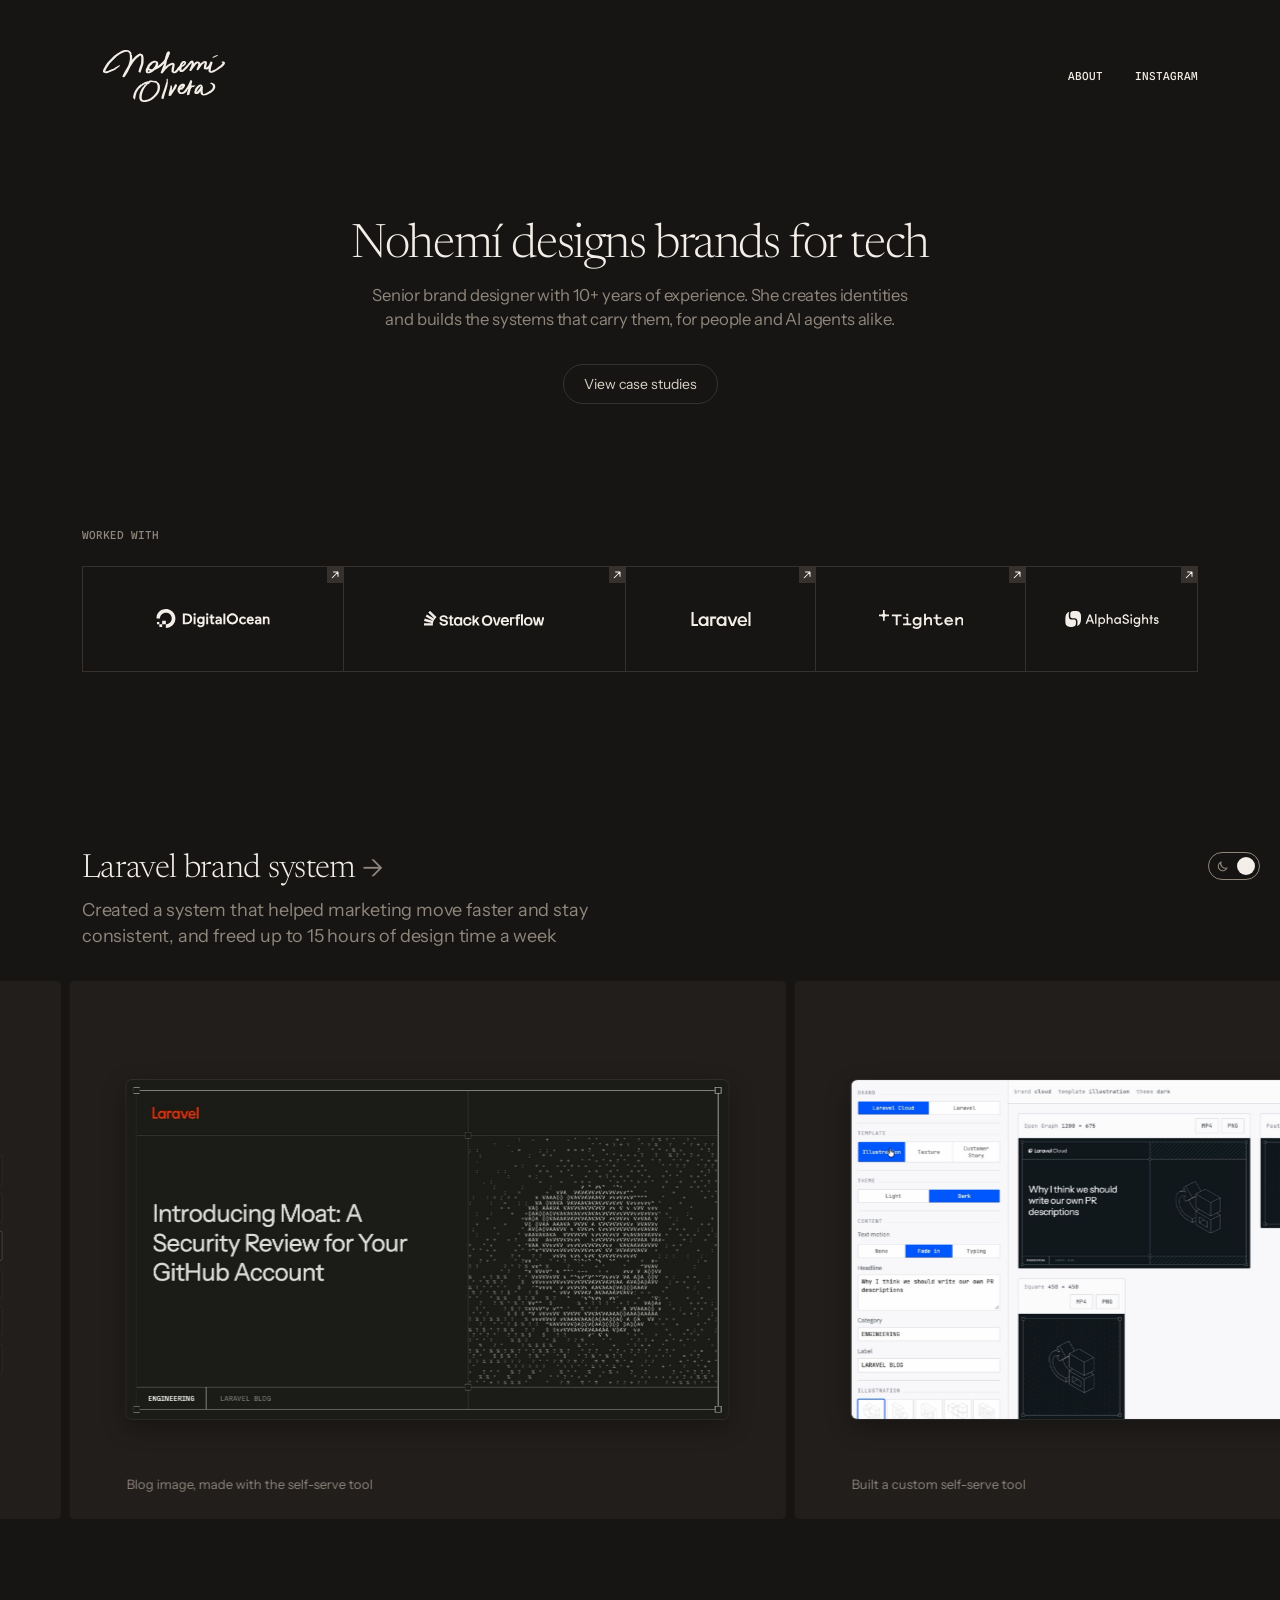
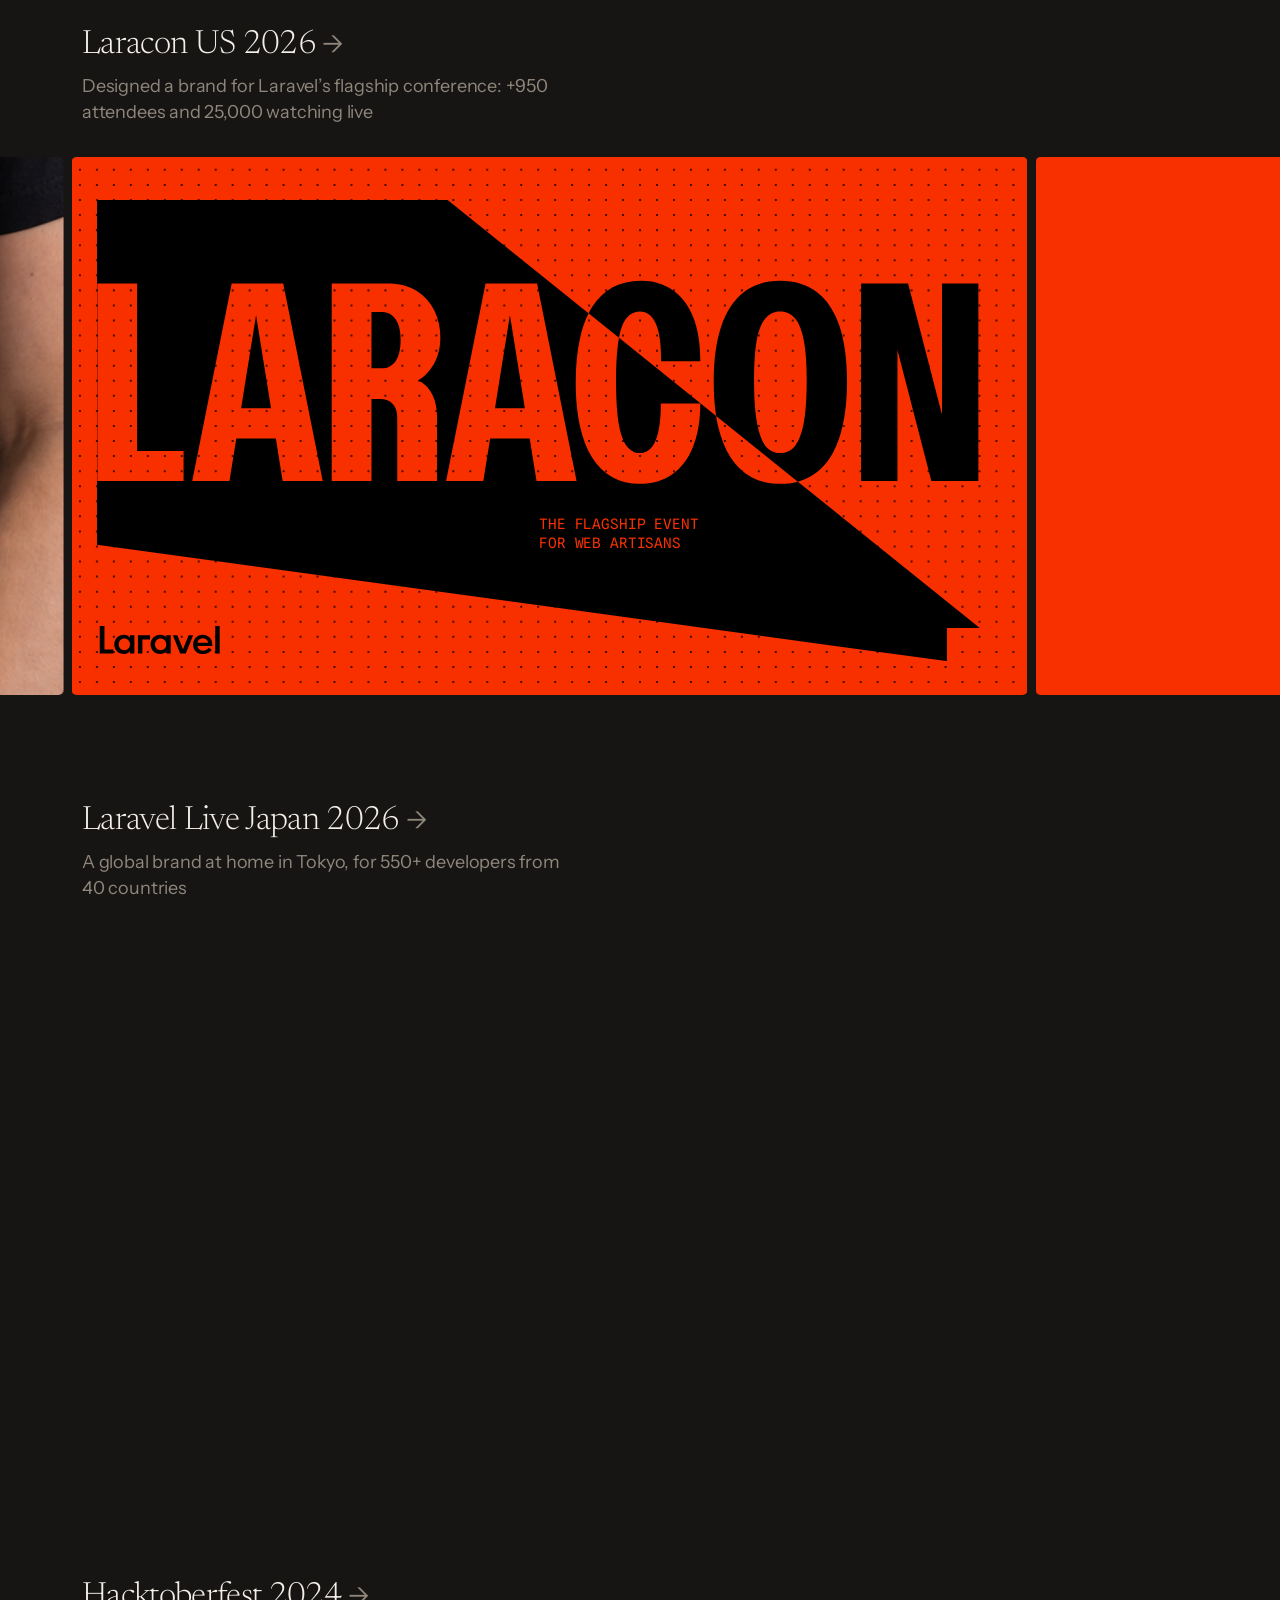
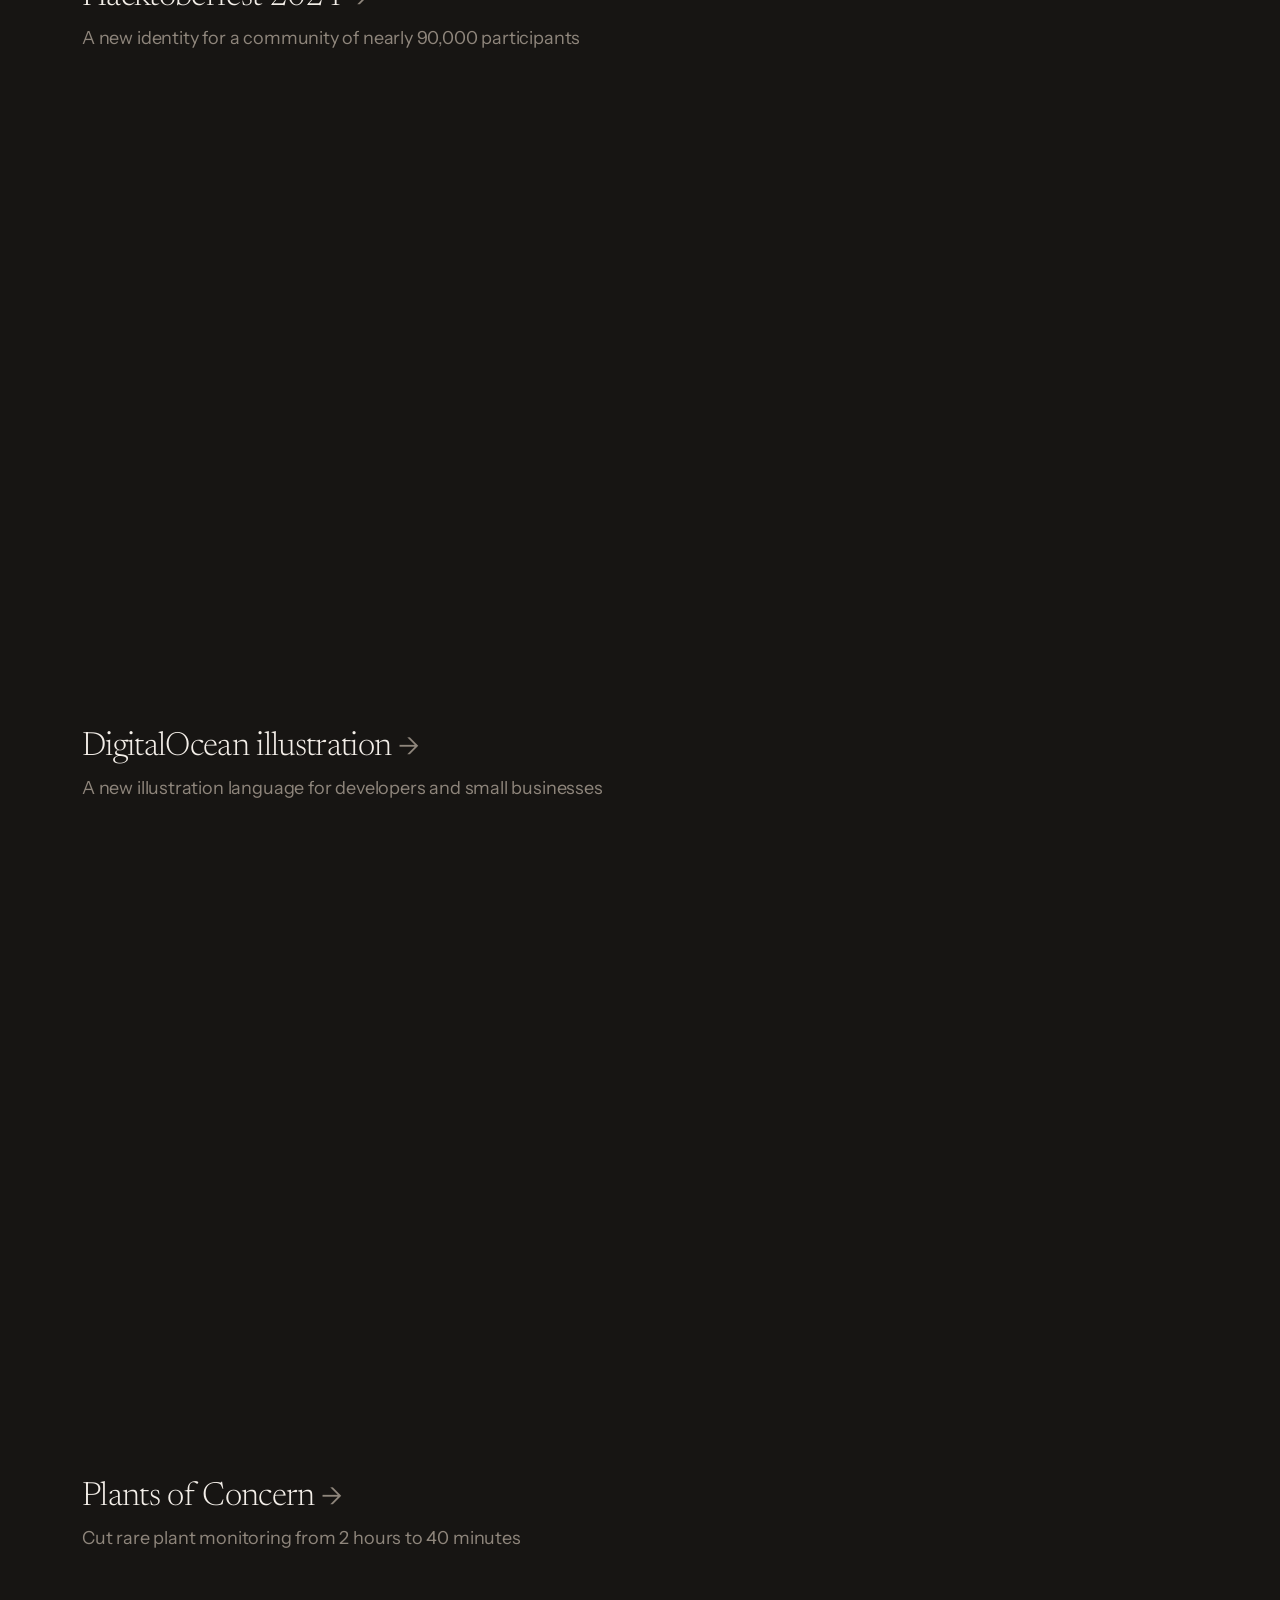
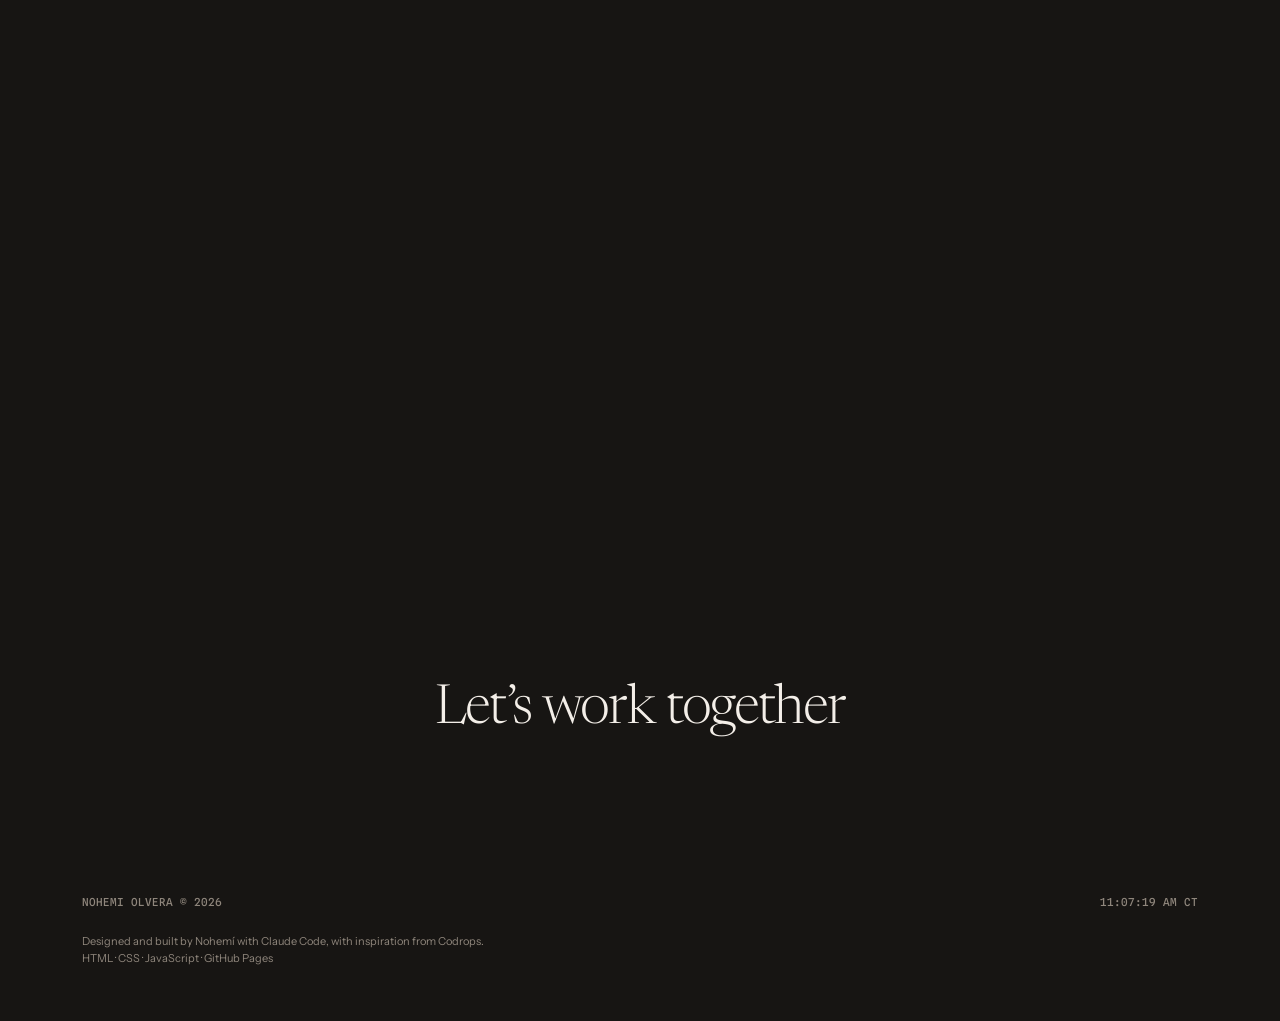
<file: index.html>
<!DOCTYPE html>
<html lang="en">
<head>
	<meta charset="utf-8">
	<meta name="viewport" content="width=device-width, initial-scale=1">
	<title>Nohemí Olvera — Brand Designer</title>
	<meta name="description" content="Nohemí Olvera is a senior brand designer with 10+ years at tech companies. She creates brand identities and builds the systems that carry them, for people and AI agents alike.">
	<meta property="og:type" content="website">
	<meta property="og:site_name" content="Nohemí Olvera">
	<meta property="og:title" content="Nohemí Olvera — Brand Designer">
	<meta property="og:description" content="Nohemí Olvera is a senior brand designer with 10+ years at tech companies. She creates brand identities and builds the systems that carry them, for people and AI agents alike.">
	<meta property="og:url" content="https://nohemi.design/">
	<meta property="og:image" content="https://nohemi.design/assets/og-image.png">
	<meta property="og:image:width" content="1200">
	<meta property="og:image:height" content="630">
	<meta property="og:image:alt" content="Nohemí designs brands for tech">
	<meta name="twitter:card" content="summary_large_image">
	<link rel="icon" href="favicon.ico">
	<link rel="icon" href="favicon.svg" type="image/svg+xml">
	<link rel="preconnect" href="https://fonts.googleapis.com">
	<link rel="preconnect" href="https://fonts.gstatic.com" crossorigin>
	<link href="https://fonts.googleapis.com/css2?family=Instrument+Sans:wght@400;500;600&family=Newsreader:opsz,wght@6..72,200;6..72,300;6..72,400;6..72,600&family=Space+Grotesk:wght@500;700&family=Space+Mono&family=Spline+Sans+Mono:wght@500&display=swap" rel="stylesheet">
	<meta name="theme-color" content="#171513">
	<script src="theme.js?v=20261105c"></script>
	<script src="transition.js"></script>
	<link rel="stylesheet" href="style.css?v=20261114q">
	<script>document.documentElement.classList.add('js')</script>
	<style>
		/* Homepage: centered hero with a link down to the work, then one tall row per project, each strip running
		   from the page margin to the window's right edge and drifting slowly left. */
		.intro-cta {
			display: inline-block;
			margin-top: 32px;
			padding: 10px 20px;
			border: 1px solid var(--line); /* same as the client logos */
			border-radius: 999px;
			font-family: var(--sans);
			font-size: 14px;
			color: var(--ink);
			text-decoration: none;
			transition: background-color 0.2s ease;
		}
		.intro-cta:hover { background: var(--hover); } /* same as the client logos */
		html { scroll-behavior: smooth; }
		#work { scroll-margin-top: 40px; }

		.home-rows .work-row + .work-row { margin-top: clamp(80px, 12vh, 140px); }
		/* Each project: the name as the serif title with a small arrow, and the result underneath. */
		.home-rows .work-row-top { margin-bottom: 32px; }
		.home-rows .work-row-head { gap: 0.4em; flex: none; }
		.home-rows .work-row-name { font-size: clamp(26px, 2.6vw, 36px); font-weight: 300; line-height: 1.15; letter-spacing: -0.02em; color: var(--ink-strong); }
		.home-rows .work-row-arrow { font-size: clamp(20px, 2vw, 28px); }
		.home-rows .work-row-desc { max-width: 30em; margin: 8px 0 0; text-wrap: pretty; font-family: var(--sans); font-size: 18px; line-height: 1.45; letter-spacing: -0.01em; color: var(--muted); }
		.home-rows .work-row-track { gap: 8px; }
		/* Laravel brand system cards, like its homepage thumbnail: a soft background with the piece set inside. */
		.home-rows .work-card { display: grid; place-items: center; background: #f2ede7; }
		[data-theme="dark"] .home-rows .work-card { background: var(--placeholder); }
		.home-rows .work-row-tile.work-card > video {
			width: 84%;
			height: auto;
			object-fit: contain;
			border-radius: 6px;
			box-shadow: 0 0 0 1px rgba(0, 0, 0, 0.06), 0 8px 24px rgba(0, 0, 0, 0.1);
		}
		[data-theme="dark"] .home-rows .work-row-tile.work-card > video { box-shadow: 0 0 0 1px rgba(253, 253, 255, 0.08), 0 8px 24px rgba(0, 0, 0, 0.3); }
		/* Laracon's orange slides fill their tile edge to edge. */
		/* Live Japan: the same red tile, with the Fuji and the type set smaller inside it. */
		.home-rows .jp-slide { display: grid; place-items: center; background: #e54523; }
		@supports (color: color(display-p3 0 0 0)) { .home-rows .jp-slide { background: color(display-p3 0.8967 0.2707 0.1374); } }
		.home-rows .jp-slide-inner { position: relative; width: 66%; background: none; }
		/* Hacktoberfest events slide: the original ASCII art, moving like the self-serve tool's ASCII texture (ascii-live.js). */
		/* DigitalOcean: the logo in white on DigitalOcean blue, then an image set in a card like the others. */
		.home-rows .do-logo-tile { display: grid; place-items: center; background: #0069ff; }
		.home-rows .do-logo-mark {
			width: 38%;
			aspect-ratio: 126.09 / 21;
			background: #fff;
			-webkit-mask: url(assets/logo-digitalocean.svg) center / contain no-repeat;
			mask: url(assets/logo-digitalocean.svg) center / contain no-repeat;
		}
		.home-rows .work-row-tile.work-card > .work-card-img { width: 84%; height: auto; object-fit: contain; border-radius: 6px; box-shadow: 0 0 0 1px rgba(0, 0, 0, 0.06), 0 8px 24px rgba(0, 0, 0, 0.1); }
		[data-theme="dark"] .home-rows .work-row-tile.work-card > .work-card-img { box-shadow: 0 0 0 1px rgba(253, 253, 255, 0.08), 0 8px 24px rgba(0, 0, 0, 0.3); }
		/* The case study's beige, in both themes, with the piece set flat on it as on the case study. */
		.home-rows .work-card--beige,
		[data-theme="dark"] .home-rows .work-card--beige { background: #f3eee8; }
		.home-rows .work-row-tile.work-card--beige > .work-card-img,
		[data-theme="dark"] .home-rows .work-row-tile.work-card--beige > .work-card-img { box-shadow: none; border-radius: 0; }
		/* Plants of Concern: the lockup in white on the brand's deep purple. */
		.home-rows .poc-logo-tile { position: relative; display: grid; place-items: center; background: #601649; }
		.home-rows .poc-logo-mark {
			width: 52%;
			aspect-ratio: 620 / 80;
			background: #fff;
			-webkit-mask: url(assets/logo-poc-lockup.svg) center / contain no-repeat;
			mask: url(assets/logo-poc-lockup.svg) center / contain no-repeat;
		}
		.home-rows .poc-logo-note { position: absolute; left: 0; right: 0; bottom: 7%; font-family: var(--sans); font-size: 13px; text-align: center; color: rgba(255, 255, 255, 0.75); }
		/* The logo is revealed left to right, as if wiped on, holds, then fades out; the note follows a beat later. */
		@keyframes poc-logo-in { 0% { clip-path: inset(-10% 102% -10% -2%); opacity: 0; } 5% { clip-path: inset(-10% 102% -10% -2%); opacity: 1; } 30%, 88% { clip-path: inset(-10% -2% -10% -2%); opacity: 1; } 100% { clip-path: inset(-10% -2% -10% -2%); opacity: 0; } }
		@keyframes poc-note-in { 0%, 22% { opacity: 0; } 38%, 88% { opacity: 1; } 100% { opacity: 0; } }
		.home-rows .poc-logo-mark { animation: poc-logo-in 4.5s cubic-bezier(0.65, 0, 0.35, 1) infinite both; }
		.home-rows .poc-logo-note { animation: poc-note-in 4.5s ease infinite both; }
		@media (prefers-reduced-motion: reduce) { .home-rows .poc-logo-mark, .home-rows .poc-logo-note { animation: none; } }
		/* Hacktoberfest's first slide: the pink logo fading in on dark green. */
		.home-rows .hf-logo-card { background: #183717; }
		.home-rows .hf-logo-card > img { position: absolute; left: 50%; top: 50%; width: 40%; translate: -50% -50%; }
		@keyframes hf-logo-fade { 0%, 8% { opacity: 0; transform: scale(0.97); } 30%, 88% { opacity: 1; transform: none; } 100% { opacity: 0; transform: none; } }
		.home-rows .hf-logo-card.is-visible > img { animation: hf-logo-fade 4.5s ease infinite both; }
		@media (prefers-reduced-motion: reduce) { .home-rows .hf-logo-card > img { animation: none !important; } }
		.home-rows .work-row-tile--slide > .work-slide { width: 100%; height: 100%; border-radius: 0; }
		@supports (color: color(display-p3 0 0 0)) { .home-rows [fill="#E54523"] { fill: color(display-p3 0.8967 0.2707 0.1374); } } /* the same Laracon orange as the slide */
		/* Laravel brand system: each card names its part of the system, small, at the bottom of the card. */
		.home-rows .work-card { position: relative; }
		.home-rows .work-card-caption { position: absolute; left: 8%; right: 8%; bottom: 5%; font-family: var(--sans); font-size: 13px; text-align: left; color: var(--muted); } /* lined up with the left edge of the piece */
		.home-rows .work-card--sys .work-card-caption { left: 6%; }
		.home-rows .work-card--sys .sys { width: 88%; transition: transform 0.7s cubic-bezier(0.2, 0.6, 0.2, 1); }
		.home-rows .work-card--sys .sys-canvas { padding: 0; }
		.home-rows .work-card--sys:hover .sys { transform: scale(1.03); }
		/* Tall strips: about one project per screen, so each gets your full attention as you scroll. */
		.home-rows .work-row-tile { height: clamp(280px, min(62vh, 42vw), 640px); }
		.home-rows .work-row-track { contain-intrinsic-height: auto clamp(280px, min(62vh, 42vw), 640px); }
		@media (max-width: 720px) {
			.home-rows .work-row-tile { height: clamp(220px, 58vw, 360px); }
			.home-rows .work-row-track { contain-intrinsic-height: auto clamp(220px, 58vw, 360px); }
			.home-rows .work-row-desc { font-size: 15px; }
			/* Captioned cards: the piece a little smaller and higher, so it clears the caption. */
			.home-rows .work-card:has(.work-card-caption) > :is(video, .sys) { width: 74%; margin-bottom: 9%; }
			.home-rows .work-card-caption,
			.home-rows .work-card--sys .work-card-caption { left: 13%; right: 13%; font-size: 12px; bottom: 6%; } /* lined up with the smaller piece */
		}
	</style>
</head>
<body class="home-rows" data-row-speed="40">
	<header class="site-header">
		<a class="logo" href="index.html" aria-label="Nohemí Olvera, home"><img src="assets/logo-signature.svg" width="143" height="61" alt=""></a>
		<nav class="nav" aria-label="Main">
			<a href="about.html">About</a>
			<a href="https://www.instagram.com/by.nohemi/" target="_blank" rel="noopener">Instagram</a>
		</nav>
	</header>

	<main>
		<section id="about" class="intro">
			<h1>
				<span class="intro-lead">Nohemí designs brands for tech</span>
				<span class="intro-rest">Senior brand designer with 10+ years of experience. She creates identities and builds the systems that carry them, for people and AI agents alike.</span>
			</h1>
			<a class="intro-cta" href="#work">View case studies</a>
		</section>

		<section class="clients" aria-labelledby="clients-label">
			<p id="clients-label" class="label">Worked with</p>
			<div class="clients-row">
				<ul class="clients-logos">
					<li style="--w: 301px"><a href="https://www.digitalocean.com/" target="_blank" rel="noopener"><img src="assets/logo-digitalocean.svg" width="126" height="21" alt="DigitalOcean"><img class="clients-arrow" src="assets/marquee-arrow.svg" width="16" height="16" alt=""></a></li>
					<li style="--w: 325px"><a href="https://stackoverflow.com/" target="_blank" rel="noopener"><img src="assets/logo-stackoverflow.svg" width="134" height="18" alt="Stack Overflow"><img class="clients-arrow" src="assets/marquee-arrow.svg" width="16" height="16" alt=""></a></li>
					<li style="--w: 218px"><a href="https://laravel.com/" target="_blank" rel="noopener"><img src="assets/logo-laravel.svg" width="66" height="16" alt="Laravel"><img class="clients-arrow" src="assets/marquee-arrow.svg" width="16" height="16" alt=""></a></li>
					<li style="--w: 240px"><a href="https://tighten.com/" target="_blank" rel="noopener"><img src="assets/logo-tighten.svg" width="94" height="21" alt="Tighten"><img class="clients-arrow" src="assets/marquee-arrow.svg" width="16" height="16" alt=""></a></li>
					<li style="--w: 196px"><a href="https://www.alphasights.com/" target="_blank" rel="noopener"><img src="assets/logo-alphasights.svg" width="104" height="18" alt="AlphaSights"><img class="clients-arrow" src="assets/marquee-arrow.svg" width="16" height="16" alt=""></a></li>
				</ul>
				<ul class="clients-logos" aria-hidden="true">
					<li style="--w: 301px"><a href="https://www.digitalocean.com/" target="_blank" rel="noopener" tabindex="-1"><img src="assets/logo-digitalocean.svg" width="126" height="21" alt=""><img class="clients-arrow" src="assets/marquee-arrow.svg" width="16" height="16" alt=""></a></li>
					<li style="--w: 325px"><a href="https://stackoverflow.com/" target="_blank" rel="noopener" tabindex="-1"><img src="assets/logo-stackoverflow.svg" width="134" height="18" alt=""><img class="clients-arrow" src="assets/marquee-arrow.svg" width="16" height="16" alt=""></a></li>
					<li style="--w: 218px"><a href="https://laravel.com/" target="_blank" rel="noopener" tabindex="-1"><img src="assets/logo-laravel.svg" width="66" height="16" alt=""><img class="clients-arrow" src="assets/marquee-arrow.svg" width="16" height="16" alt=""></a></li>
					<li style="--w: 240px"><a href="https://tighten.com/" target="_blank" rel="noopener" tabindex="-1"><img src="assets/logo-tighten.svg" width="94" height="21" alt=""><img class="clients-arrow" src="assets/marquee-arrow.svg" width="16" height="16" alt=""></a></li>
					<li style="--w: 196px"><a href="https://www.alphasights.com/" target="_blank" rel="noopener" tabindex="-1"><img src="assets/logo-alphasights.svg" width="104" height="18" alt=""><img class="clients-arrow" src="assets/marquee-arrow.svg" width="16" height="16" alt=""></a></li>
				</ul>
			</div>
		</section>

		<section id="work" class="work work--rows" aria-label="Selected work">
			<div class="work-rows-list">
			<article class="work-row reveal">
				<div class="work-row-top">
					<a class="work-row-head" href="laravel.html"><span class="work-row-name">Laravel brand system</span> <span class="work-row-arrow" aria-hidden="true">→</span></a>
					<p class="work-row-desc">Created a system that helped marketing move faster and stay consistent, and freed up to 15 hours of design time a week</p>
				</div>
				<div class="work-row-track" tabindex="0" aria-label="Laravel brand system previews">
					<a class="work-row-tile work-card" href="laravel.html" tabindex="-1" style="aspect-ratio: 4 / 3"><video src="assets/lbs-laravel-moat.mp4" poster="assets/lbs-laravel-moat-poster.jpg" width="1200" height="675" muted loop playsinline preload="none" aria-label="Animated dark Laravel blog image from the self-serve tool: Introducing Moat"></video><span class="work-card-caption" aria-hidden="true">Blog image, made with the self-serve tool</span></a>
					<a class="work-row-tile work-card" href="laravel.html" tabindex="-1" style="aspect-ratio: 4 / 3"><video src="assets/lbs-blog-tool.mp4" poster="assets/lbs-blog-tool-poster.jpg" width="1920" height="1080" muted loop playsinline preload="none" aria-label="The self-serve blog image tool"></video><span class="work-card-caption" aria-hidden="true">Built a custom self-serve tool</span></a>
					<a class="work-row-tile work-card" href="laravel.html" tabindex="-1" style="aspect-ratio: 4 / 3"><video src="assets/lbs-guidelines-site.mp4" poster="assets/lbs-guidelines-site-poster.jpg" width="1440" height="842" muted loop playsinline preload="none" aria-label="The Laravel brand guidelines site"></video><span class="work-card-caption" aria-hidden="true">Built a guidelines hub for logos, fonts, tokens, and Claude skills</span></a>
					<a class="work-row-tile work-card work-card--sys" href="laravel.html" tabindex="-1" style="aspect-ratio: 16 / 9" aria-label="The brand system diagram: Figma feeding the brand repo, the tools people use, and every output"><div class="sys" data-sys data-sys-wide><div class="sys-canvas"></div></div><span class="work-card-caption" aria-hidden="true">The system: one Figma source, every output</span></a>
				</div>
			</article>
			<article class="work-row reveal">
				<div class="work-row-top">
					<a class="work-row-head" href="laracon.html"><span class="work-row-name">Laracon US 2026</span> <span class="work-row-arrow" aria-hidden="true">→</span></a>
					<p class="work-row-desc">Designed a brand for Laravel’s flagship conference: +950 attendees and 25,000 watching live</p>
				</div>
				<div class="work-row-track" tabindex="0" aria-label="Laracon US 2026 previews">
					<a class="work-row-tile work-row-tile--slide" href="laracon.html" tabindex="-1" style="aspect-ratio: 597.758 / 336.239">
						<div class="tile lc-card work-slide">
							<img src="assets/laracon-logo-card.svg" width="598" height="336" alt="Laracon wordmark cut by the black cube shape, on orange">
							<p class="lc-card-tagline" aria-hidden="true">The flagship event<br>for web artisans</p>
						</div>
					</a>
					<a class="work-row-tile work-row-tile--slide" href="laracon.html" tabindex="-1" style="aspect-ratio: 1200 / 675.467">
						<div class="tile lc-flagship lc-anim work-slide is-visible" role="img" aria-label="Laracon 26 slide: The flagship event for web artisans.">
							<img class="lc-flag-wordmark" src="assets/laracon-wordmark.svg" width="123" height="29" alt="">
							<img class="lc-flag-year" src="assets/laracon-26.svg" width="29" height="29" alt="">
							<div class="lc-flag-title" aria-hidden="true">
								<img src="assets/laracon-headline-1.svg" width="580" height="94" alt="">
								<img src="assets/laracon-headline-2.svg" width="440" height="94" alt="">
								<img src="assets/laracon-headline-3.svg" width="636" height="94" alt="">
							</div>
							<img class="lc-flag-laravel" src="assets/laracon-laravel.svg" width="102" height="24" alt="">
							<svg class="lc-flag-shape" viewBox="0 0 124.543 103.562" aria-hidden="true">
								<rect x="0.18" y="96.54" width="6.85" height="6.84"/>
								<path class="lc-grow" d="M0.18 96.54V103.38H7.10L124.36 66.05V0.18H58.19Z"/>
							</svg>
							
						</div>
					</a>
					<a class="work-row-tile work-row-tile--slide" href="laracon.html" tabindex="-1" style="aspect-ratio: 597.758 / 336.239">
						<div class="tile lc-card lc-anim work-slide is-visible">
							<svg class="lc-cubes" viewBox="0 0 597.758 336.239" role="img" aria-label="Two cubes building themselves: from wireframe to solid, and from idea to shipped">
								<rect width="597.758" height="336.239" fill="#E54523"/>
								<g transform="translate(62.02 83.72)">
									<path class="lc-line lc-draw" pathLength="1" d="M0.18 96.54V103.38H7.10L124.36 66.05V0.18H58.19Z"/>
									<path class="lc-line lc-draw" pathLength="1" d="M7.03 96.54L58.18 66.26"/>
									<rect class="lc-line" x="0.31" y="96.67" width="6.58" height="6.58"/>
									<rect class="lc-line lc-draw lc-draw--late" pathLength="1" x="58.18" y="0.18" width="66.18" height="66.08"/>
									<rect class="lc-fill" x="58.18" y="0.18" width="66.18" height="66.08"/>
								</g>
								<g transform="translate(236.11 83.72)">
									<rect x="0.18" y="96.54" width="6.85" height="6.84"/>
									<path class="lc-grow" d="M0.18 96.54V103.38H7.10L124.36 66.05V0.18H58.19Z"/>
								</g>
								<g class="lc-cube-text">
									<text x="170.84" y="76.3" text-anchor="end" class="lc-type lc-type--solid" font-size="10.76">To solid</text>
									<text x="361.46" y="76.3" text-anchor="end" class="lc-type lc-type--shipped" font-size="10.76">To shipped</text>
									<text x="63.51" y="207.4" class="lc-type lc-type--wireframe" font-size="8.07">From wireframe</text>
									<text x="236.11" y="207.4" class="lc-type lc-type--idea" font-size="8.07">From idea</text>
									<text font-size="10.461"><tspan x="387.05" y="275.7">The visual identity for Laracon US</tspan><tspan x="387.05" dy="12.55">2026 is built on the cube in motion,</tspan><tspan x="387.05" dy="12.55">caught at every stage of becoming.</tspan></text>
								</g>
							</svg>
							
						</div>
					</a>
					<a class="work-row-tile work-card" href="laracon.html" tabindex="-1" style="aspect-ratio: 4 / 3"><video src="assets/laracon-cube-tool.mp4" poster="assets/laracon-cube-tool-poster.jpg" width="1440" height="924" muted loop playsinline preload="none" aria-label="The Laracon cube generator"></video></a>
					<a class="work-row-tile" href="laracon.html" tabindex="-1" style="aspect-ratio: 1022 / 682"><img src="assets/laracon-stage.jpg" width="1022" height="682" alt="Laracon main stage with the identity on the big screen" loading="lazy"></a>
					<a class="work-row-tile" href="laracon.html" tabindex="-1" style="aspect-ratio: 911 / 1365"><img src="assets/laracon-control-room.jpg" width="911" height="1365" alt="Backstage: broadcast control room monitors showing speaker graphics" loading="lazy"></a>
					<a class="work-row-tile" href="laracon.html" tabindex="-1" style="aspect-ratio: 1134 / 756"><img src="assets/laracon-badge.jpg" width="1134" height="756" alt="Laracon 26 badge with the cube motif" loading="lazy"></a>
				</div>
			</article>
			<article class="work-row reveal">
				<div class="work-row-top">
					<a class="work-row-head" href="lljp.html"><span class="work-row-name">Laravel Live Japan 2026</span> <span class="work-row-arrow" aria-hidden="true">→</span></a>
					<p class="work-row-desc">A global brand at home in Tokyo, for 550+ developers from 40 countries</p>
				</div>
				<div class="work-row-track" tabindex="0" aria-label="Laravel Live Japan 2026 previews">
					<a class="work-row-tile work-row-tile--slide" href="lljp.html" tabindex="-1" style="aspect-ratio: 1200 / 680">
						<div class="tile work-slide jp-slide">
						<div class="jp-hero lc-anim is-visible jp-slide-inner" role="img" aria-label="Laravel Live Japan 2026 key visual: a pixel Mount Fuji beside the event name, the year, and the venue">
							<div class="jp-illo">
								<img class="jp-illo-frame" src="assets/jp-illustration-frame.svg?v=2" width="379" height="379" alt="">
								<img class="jp-illo-art" src="assets/jp-illustration-art.svg?v=2" width="378" height="280" alt="">
							</div>
							<svg class="jp-text" viewBox="0 0 613 382" aria-hidden="true"><g class="jp-t1"><rect width="612.596" height="105.596" fill="#181818"/><path d="M20.368 93.7982V12.2493H32.3739V93.7982H20.368ZM26.2577 93.7982V83.9444H73.3748V93.7982H26.2577ZM117.712 93.7982C117.334 92.3636 117.07 90.7779 116.919 89.0412C116.843 87.3045 116.806 85.1903 116.806 82.6985H116.239V55.1758C116.239 51.4759 115.295 48.7198 113.408 46.9076C111.596 45.0199 108.688 44.0761 104.687 44.0761C100.836 44.0761 97.7398 44.8311 95.399 46.3413C93.1338 47.8515 91.8124 50.0035 91.4348 52.7973H80.2219C80.7504 47.3607 83.2044 43.0189 87.5839 39.7721C91.9634 36.5252 97.8153 34.9018 105.14 34.9018C112.69 34.9018 118.354 36.6763 122.129 40.2251C125.904 43.6985 127.792 48.8331 127.792 55.6288V82.6985C127.792 84.4352 127.905 86.2096 128.132 88.0218C128.358 89.834 128.698 91.7595 129.151 93.7982H117.712ZM97.7775 94.9308C91.8879 94.9308 87.2064 93.4962 83.733 90.6269C80.2596 87.6821 78.5229 83.7179 78.5229 78.7343C78.5229 73.5998 80.3351 69.5601 83.9595 66.6153C87.6594 63.5949 92.945 61.5562 99.8163 60.4991L118.844 57.441V65.7092L101.628 68.4275C97.7775 69.0315 94.8705 70.0509 92.9072 71.4855C91.0195 72.9202 90.0757 74.9967 90.0757 77.715C90.0757 80.3578 90.944 82.3587 92.6807 83.7179C94.4929 85.0015 97.098 85.6433 100.496 85.6433C105.026 85.6433 108.764 84.5485 111.709 82.3587C114.729 80.169 116.239 77.4129 116.239 74.0906L117.712 82.472C116.353 86.4739 113.936 89.5698 110.463 91.7595C106.99 93.8737 102.761 94.9308 97.7775 94.9308ZM141.485 93.7982V36.0344H152.698V50.4187H153.265V93.7982H141.485ZM153.265 63.6704L151.792 49.9657C153.151 45.0577 155.492 41.32 158.814 38.7527C162.137 36.1854 166.101 34.9018 170.707 34.9018C172.444 34.9018 173.652 35.0528 174.331 35.3549V46.4546C173.954 46.3036 173.425 46.228 172.746 46.228C172.066 46.1525 171.236 46.1148 170.254 46.1148C164.591 46.1148 160.325 47.5872 157.455 50.532C154.661 53.4768 153.265 57.8563 153.265 63.6704ZM216.599 93.7982C216.222 92.3636 215.958 90.7779 215.807 89.0412C215.731 87.3045 215.693 85.1903 215.693 82.6985H215.127V55.1758C215.127 51.4759 214.183 48.7198 212.295 46.9076C210.483 45.0199 207.576 44.0761 203.574 44.0761C199.723 44.0761 196.628 44.8311 194.287 46.3413C192.022 47.8515 190.7 50.0035 190.323 52.7973H179.11C179.638 47.3607 182.092 43.0189 186.472 39.7721C190.851 36.5252 196.703 34.9018 204.027 34.9018C211.578 34.9018 217.241 36.6763 221.017 40.2251C224.792 43.6985 226.68 48.8331 226.68 55.6288V82.6985C226.68 84.4352 226.793 86.2096 227.02 88.0218C227.246 89.834 227.586 91.7595 228.039 93.7982H216.599ZM196.665 94.9308C190.776 94.9308 186.094 93.4962 182.621 90.6269C179.147 87.6821 177.411 83.7179 177.411 78.7343C177.411 73.5998 179.223 69.5601 182.847 66.6153C186.547 63.5949 191.833 61.5562 198.704 60.4991L217.732 57.441V65.7092L200.516 68.4275C196.665 69.0315 193.758 70.0509 191.795 71.4855C189.907 72.9202 188.963 74.9967 188.963 77.715C188.963 80.3578 189.832 82.3587 191.568 83.7179C193.381 85.0015 195.986 85.6433 199.384 85.6433C203.914 85.6433 207.652 84.5485 210.597 82.3587C213.617 80.169 215.127 77.4129 215.127 74.0906L216.599 82.472C215.24 86.4739 212.824 89.5698 209.351 91.7595C205.877 93.8737 201.649 94.9308 196.665 94.9308ZM254.034 93.7982L230.475 36.0344H243.047L262.302 88.4749H256.752L275.78 36.0344H287.899L264.454 93.7982H254.034ZM318.661 94.9308C312.847 94.9308 307.712 93.6472 303.258 91.0799C298.878 88.5126 295.442 84.9638 292.951 80.4333C290.459 75.9028 289.213 70.6927 289.213 64.8031C289.213 58.8379 290.421 53.6278 292.837 49.1729C295.329 44.6424 298.803 41.1312 303.258 38.6395C307.712 36.1477 312.809 34.9018 318.548 34.9018C324.136 34.9018 328.968 36.1099 333.046 38.5262C337.198 40.867 340.37 44.1516 342.56 48.38C344.825 52.6085 345.957 57.6298 345.957 63.4439C345.957 64.35 345.92 65.2184 345.844 66.049C345.844 66.804 345.769 67.5969 345.618 68.4275H297.141V59.593H337.349L334.405 63.1041C334.405 56.9125 333.008 52.1932 330.214 48.9463C327.42 45.6995 323.531 44.0761 318.548 44.0761C313.187 44.0761 308.921 45.926 305.749 49.6259C302.653 53.2503 301.105 58.3094 301.105 64.8031C301.105 71.3723 302.653 76.5068 305.749 80.2067C308.921 83.9066 313.3 85.7566 318.888 85.7566C322.286 85.7566 325.23 85.077 327.722 83.7179C330.214 82.2832 332.064 80.2067 333.272 77.4884H344.372C342.484 82.925 339.275 87.1912 334.744 90.2871C330.289 93.3829 324.928 94.9308 318.661 94.9308ZM355.741 93.7982V12.2493H367.521V93.7982H355.741ZM401.982 93.7982V12.2493H413.988V93.7982H401.982ZM407.872 93.7982V83.9444H454.989V93.7982H407.872ZM463.203 93.7982V36.0344H474.983V93.7982H463.203ZM462.637 24.7082V11.4565H475.662V24.7082H462.637ZM504.905 93.7982L481.347 36.0344H493.919L513.173 88.4749H507.623L526.651 36.0344H538.771L515.325 93.7982H504.905ZM569.533 94.9308C563.719 94.9308 558.584 93.6472 554.129 91.0799C549.75 88.5126 546.314 84.9638 543.822 80.4333C541.33 75.9028 540.085 70.6927 540.085 64.8031C540.085 58.8379 541.293 53.6278 543.709 49.1729C546.201 44.6424 549.674 41.1312 554.129 38.6395C558.584 36.1477 563.681 34.9018 569.419 34.9018C575.007 34.9018 579.84 36.1099 583.917 38.5262C588.07 40.867 591.241 44.1516 593.431 48.38C595.696 52.6085 596.829 57.6298 596.829 63.4439C596.829 64.35 596.791 65.2184 596.716 66.049C596.716 66.804 596.64 67.5969 596.489 68.4275H548.013V59.593H588.221L585.276 63.1041C585.276 56.9125 583.879 52.1932 581.086 48.9463C578.292 45.6995 574.403 44.0761 569.419 44.0761C564.058 44.0761 559.792 45.926 556.621 49.6259C553.525 53.2503 551.977 58.3094 551.977 64.8031C551.977 71.3723 553.525 76.5068 556.621 80.2067C559.792 83.9066 564.172 85.7566 569.759 85.7566C573.157 85.7566 576.102 85.077 578.594 83.7179C581.086 82.2832 582.935 80.2067 584.144 77.4884H595.243C593.356 82.925 590.147 87.1912 585.616 90.2871C581.161 93.3829 575.8 94.9308 569.533 94.9308Z" fill="white"/></g><g class="jp-t2"><rect width="325.596" height="105.596" transform="translate(0 118.181)" fill="#181818"/><path d="M27.895 213.112C25.0256 213.112 22.2696 212.885 19.6268 212.432C16.984 212.055 15.0586 211.564 13.8504 210.96V200.766C15.5116 201.446 17.5126 202.012 19.8533 202.465C22.1941 202.918 24.5726 203.145 26.9889 203.145C31.9724 203.145 35.7101 202.125 38.2018 200.087C40.7691 197.972 42.0527 194.65 42.0527 190.12V130.43H54.0586V190.573C54.0586 198.123 51.8311 203.787 47.3761 207.562C42.9211 211.262 36.4274 213.112 27.895 213.112ZM102.607 211.979C102.23 210.545 101.966 208.959 101.815 207.222C101.739 205.486 101.701 203.371 101.701 200.88H101.135V173.357C101.135 169.657 100.191 166.901 98.3034 165.089C96.4912 163.201 93.5842 162.257 89.5822 162.257C85.7313 162.257 82.6355 163.012 80.2947 164.522C78.0295 166.032 76.7081 168.184 76.3305 170.978H65.1176C65.6461 165.542 68.1001 161.2 72.4796 157.953C76.8591 154.706 82.711 153.083 90.0353 153.083C97.5861 153.083 103.249 154.857 107.025 158.406C110.8 161.88 112.688 167.014 112.688 173.81V200.88C112.688 202.616 112.801 204.391 113.028 206.203C113.254 208.015 113.594 209.941 114.047 211.979H102.607ZM82.6732 213.112C76.7836 213.112 72.1021 211.677 68.6287 208.808C65.1553 205.863 63.4186 201.899 63.4186 196.915C63.4186 191.781 65.2308 187.741 68.8552 184.796C72.5551 181.776 77.8407 179.737 84.7119 178.68L103.74 175.622V183.89L86.5241 186.608C82.6732 187.213 79.7662 188.232 77.8029 189.667C75.9152 191.101 74.9714 193.178 74.9714 195.896C74.9714 198.539 75.8397 200.54 77.5764 201.899C79.3886 203.183 81.9936 203.824 85.3915 203.824C89.922 203.824 93.6597 202.729 96.6045 200.54C99.6248 198.35 101.135 195.594 101.135 192.272L102.607 200.653C101.248 204.655 98.832 207.751 95.3586 209.941C91.8852 212.055 87.6568 213.112 82.6732 213.112ZM157.188 212.999C151.752 212.999 147.221 211.715 143.597 209.148C140.048 206.505 137.707 202.843 136.575 198.161L138.16 197.935V235.198H126.381V154.215H137.594V167.467L136.461 167.127C137.669 162.748 140.237 159.312 144.163 156.82C148.09 154.329 152.696 153.083 157.981 153.083C163.191 153.083 167.684 154.329 171.459 156.82C175.31 159.312 178.255 162.786 180.294 167.241C182.408 171.696 183.465 176.906 183.465 182.871C183.465 188.911 182.37 194.197 180.181 198.728C177.991 203.258 174.933 206.769 171.006 209.261C167.08 211.753 162.474 212.999 157.188 212.999ZM154.697 203.258C159.831 203.258 163.909 201.446 166.929 197.821C169.949 194.197 171.459 189.214 171.459 182.871C171.459 176.604 169.949 171.733 166.929 168.26C163.909 164.711 159.793 162.937 154.583 162.937C149.449 162.937 145.334 164.749 142.238 168.373C139.217 171.922 137.707 176.868 137.707 183.211C137.707 189.402 139.217 194.31 142.238 197.935C145.334 201.484 149.486 203.258 154.697 203.258ZM229.479 211.979C229.101 210.545 228.837 208.959 228.686 207.222C228.611 205.486 228.573 203.371 228.573 200.88H228.006V173.357C228.006 169.657 227.063 166.901 225.175 165.089C223.363 163.201 220.456 162.257 216.454 162.257C212.603 162.257 209.507 163.012 207.166 164.522C204.901 166.032 203.58 168.184 203.202 170.978H191.989C192.518 165.542 194.972 161.2 199.351 157.953C203.731 154.706 209.582 153.083 216.907 153.083C224.458 153.083 230.121 154.857 233.896 158.406C237.672 161.88 239.559 167.014 239.559 173.81V200.88C239.559 202.616 239.673 204.391 239.899 206.203C240.126 208.015 240.465 209.941 240.918 211.979H229.479ZM209.545 213.112C203.655 213.112 198.974 211.677 195.5 208.808C192.027 205.863 190.29 201.899 190.29 196.915C190.29 191.781 192.102 187.741 195.727 184.796C199.427 181.776 204.712 179.737 211.583 178.68L230.612 175.622V183.89L213.396 186.608C209.545 187.213 206.638 188.232 204.674 189.667C202.787 191.101 201.843 193.178 201.843 195.896C201.843 198.539 202.711 200.54 204.448 201.899C206.26 203.183 208.865 203.824 212.263 203.824C216.794 203.824 220.531 202.729 223.476 200.54C226.496 198.35 228.006 195.594 228.006 192.272L229.479 200.653C228.12 204.655 225.703 207.751 222.23 209.941C218.757 212.055 214.528 213.112 209.545 213.112ZM253.252 211.979V154.215H264.465V167.807H265.032V211.979H253.252ZM294.253 211.979V174.829C294.253 170.827 293.234 167.845 291.195 165.881C289.232 163.918 286.287 162.937 282.361 162.937C278.963 162.937 275.943 163.692 273.3 165.202C270.733 166.712 268.694 168.789 267.184 171.431C265.749 174.074 265.032 177.208 265.032 180.832L263.559 167.014C265.447 162.71 268.354 159.312 272.281 156.82C276.207 154.329 280.775 153.083 285.985 153.083C292.177 153.083 297.047 154.82 300.596 158.293C304.145 161.766 305.919 166.372 305.919 172.111V211.979H294.253Z" fill="white"/></g><g class="jp-y"><rect x="122.328" y="380.762" width="122.328" height="122.334" transform="rotate(-180 122.328 380.762)" fill="white"/><path d="M77.7364 316.803C75.0136 316.803 72.6002 316.076 70.4963 314.622C68.3923 313.137 66.7369 311.094 65.5302 308.495C64.3545 305.865 63.7666 302.864 63.7666 299.491C63.7666 296.118 64.3545 293.163 65.5302 290.626C66.706 288.058 68.3459 286.062 70.4498 284.639C72.5848 283.184 75.0136 282.457 77.7364 282.457C80.4902 282.457 82.919 283.184 85.023 284.639C87.127 286.062 88.7669 288.058 89.9426 290.626C91.1493 293.163 91.7527 296.118 91.7527 299.491C91.7527 302.895 91.1493 305.896 89.9426 308.495C88.7669 311.094 87.127 313.137 85.023 314.622C82.919 316.076 80.4902 316.803 77.7364 316.803ZM77.7364 311.744C79.4382 311.744 80.846 311.203 81.9599 310.12C83.0738 309.037 83.9092 307.567 84.4661 305.71C85.054 303.854 85.3479 301.765 85.3479 299.445C85.3479 297.124 85.0694 295.066 84.5125 293.272C83.9556 291.477 83.1047 290.069 81.9599 289.048C80.846 288.027 79.4382 287.516 77.7364 287.516C76.0656 287.516 74.6578 288.042 73.513 289.094C72.3991 290.115 71.5637 291.523 71.0068 293.318C70.4498 295.113 70.1714 297.155 70.1714 299.445C70.1714 301.796 70.4498 303.9 71.0068 305.757C71.5637 307.613 72.4146 309.083 73.5594 310.166C74.7042 311.218 76.0966 311.744 77.7364 311.744Z" fill="#181818"/><path d="M35.6144 316.339V311.559C38.7704 308.959 41.4004 306.716 43.5044 304.829C45.6393 302.91 47.341 301.224 48.6096 299.769C49.8782 298.315 50.7755 296.985 51.3015 295.778C51.8584 294.54 52.1369 293.333 52.1369 292.158C52.1369 290.61 51.7037 289.404 50.8374 288.537C49.971 287.671 48.7643 287.238 47.2173 287.238C45.6084 287.238 44.2934 287.717 43.2723 288.677C42.2513 289.605 41.6324 290.92 41.4159 292.622H35.2896C35.6299 289.497 36.883 287.021 39.0489 285.196C41.2147 283.37 44.0304 282.457 47.4958 282.457C50.9302 282.457 53.6221 283.354 55.5713 285.149C57.5516 286.913 58.5417 289.373 58.5417 292.529C58.5417 294.107 58.2632 295.639 57.7063 297.124C57.1803 298.578 56.283 300.11 55.0144 301.719C53.7768 303.297 52.106 305.045 50.002 306.964C47.9289 308.851 45.3299 311.002 42.2049 313.415L40.7661 311.559H59.145V316.339H35.6144Z" fill="#181818"/><path d="M77.0403 358.915C72.8014 358.915 69.5216 357.492 67.201 354.645C64.9114 351.768 63.7666 347.683 63.7666 342.392C63.7666 338.679 64.3081 335.492 65.391 332.831C66.5049 330.17 68.0829 328.128 70.125 326.704C72.198 325.281 74.6269 324.569 77.4116 324.569C80.5366 324.569 83.0892 325.42 85.0694 327.122C87.0497 328.793 88.2718 331.129 88.7359 334.13H82.6096C82.424 332.583 81.8516 331.408 80.8924 330.603C79.9642 329.768 78.7884 329.35 77.3651 329.35C74.9518 329.35 73.1262 330.386 71.8886 332.46C70.6819 334.533 70.0786 337.72 70.0786 342.021V345.038L68.779 344.62C69.0884 343.135 69.6918 341.851 70.5891 340.768C71.4864 339.685 72.6157 338.849 73.9771 338.261C75.3385 337.673 76.8391 337.379 78.479 337.379C80.6139 337.379 82.4859 337.828 84.0948 338.725C85.7037 339.623 86.9568 340.876 87.8541 342.485C88.7824 344.063 89.2465 345.935 89.2465 348.101C89.2465 350.267 88.7359 352.17 87.7149 353.81C86.6938 355.419 85.2706 356.672 83.445 357.569C81.6195 358.467 79.4846 358.915 77.0403 358.915ZM76.7154 354.135C78.479 354.135 79.9332 353.609 81.0781 352.557C82.2229 351.505 82.7953 350.019 82.7953 348.101C82.7953 346.152 82.2229 344.666 81.0781 343.645C79.9332 342.593 78.4481 342.067 76.6226 342.067C74.828 342.067 73.3119 342.578 72.0742 343.599C70.8675 344.589 70.2642 346.028 70.2642 347.915C70.2642 349.184 70.5581 350.298 71.146 351.257C71.7339 352.185 72.5074 352.897 73.4666 353.392C74.4567 353.887 75.5396 354.135 76.7154 354.135Z" fill="#181818"/><path d="M35.6144 358.452V353.671C38.7704 351.072 41.4004 348.829 43.5044 346.941C45.6393 345.023 47.341 343.337 48.6096 341.882C49.8782 340.428 50.7755 339.097 51.3015 337.891C51.8584 336.653 52.1369 335.446 52.1369 334.27C52.1369 332.723 51.7037 331.517 50.8374 330.65C49.971 329.784 48.7643 329.351 47.2173 329.351C45.6084 329.351 44.2934 329.83 43.2723 330.789C42.2513 331.718 41.6324 333.033 41.4159 334.735H35.2896C35.6299 331.609 36.883 329.134 39.0489 327.308C41.2147 325.483 44.0304 324.57 47.4958 324.57C50.9302 324.57 53.6221 325.467 55.5713 327.262C57.5516 329.026 58.5417 331.486 58.5417 334.642C58.5417 336.22 58.2632 337.752 57.7063 339.237C57.1803 340.691 56.283 342.223 55.0144 343.832C53.7768 345.41 52.106 347.158 50.002 349.076C47.9289 350.964 45.3299 353.114 42.2049 355.528L40.7661 353.671H59.145V358.452H35.6144Z" fill="#181818"/></g><g class="jp-v1"><rect width="444.596" height="54.5963" transform="translate(145.428 258.427)" fill="white"/><path d="M160.539 272.598H196.599V277.61H160.539V272.598ZM159.18 298.295H197.874V303.392H159.18V298.295ZM175.702 265.123H181.054V275.402H175.702V265.123ZM185.344 279.054L191.205 280.116C190.781 281.844 190.327 283.613 189.846 285.425C189.365 287.238 188.855 289.022 188.317 290.777C187.807 292.504 187.298 294.147 186.788 295.704C186.278 297.261 185.769 298.663 185.259 299.909L180.29 298.805C180.799 297.502 181.295 296.044 181.776 294.43C182.258 292.816 182.725 291.131 183.178 289.375C183.631 287.592 184.041 285.822 184.41 284.066C184.778 282.311 185.089 280.64 185.344 279.054ZM166.019 280.499L170.903 279.224C171.583 280.952 172.191 282.806 172.729 284.788C173.296 286.742 173.763 288.653 174.131 290.522C174.527 292.363 174.796 294.048 174.938 295.577L169.671 296.978C169.586 295.477 169.374 293.779 169.034 291.881C168.694 289.984 168.255 288.045 167.717 286.063C167.208 284.052 166.641 282.197 166.019 280.499ZM205.689 267.289H210.913V281.985C210.913 284.08 210.842 286.176 210.701 288.271C210.587 290.338 210.318 292.377 209.894 294.387C209.469 296.398 208.832 298.337 207.982 300.206C207.161 302.075 206.043 303.816 204.627 305.43C204.315 305.034 203.891 304.595 203.353 304.114C202.843 303.661 202.305 303.208 201.739 302.755C201.172 302.33 200.677 301.99 200.252 301.735C201.894 299.895 203.098 297.898 203.862 295.746C204.627 293.566 205.122 291.315 205.349 288.993C205.575 286.643 205.689 284.307 205.689 281.985V267.289ZM218.686 269.116H223.91V300.928H218.686V269.116ZM231.682 267.204H237.034V304.921H231.682V267.204ZM276.747 272.429C276.577 272.683 276.322 273.08 275.982 273.618C275.671 274.156 275.43 274.651 275.26 275.104C274.665 276.435 273.929 277.922 273.051 279.564C272.202 281.206 271.225 282.863 270.121 284.533C269.045 286.176 267.898 287.719 266.68 289.163C265.095 290.947 263.339 292.717 261.414 294.472C259.517 296.2 257.506 297.799 255.383 299.272C253.287 300.716 251.135 301.962 248.927 303.009L244.552 298.422C246.845 297.545 249.068 296.44 251.22 295.109C253.372 293.779 255.368 292.334 257.209 290.777C259.049 289.22 260.635 287.705 261.966 286.232C262.9 285.156 263.778 284.01 264.599 282.792C265.449 281.575 266.199 280.371 266.85 279.182C267.502 277.964 267.983 276.846 268.294 275.826C268.011 275.826 267.502 275.826 266.765 275.826C266.029 275.826 265.166 275.826 264.175 275.826C263.212 275.826 262.192 275.826 261.116 275.826C260.04 275.826 259.007 275.826 258.016 275.826C257.053 275.826 256.204 275.826 255.467 275.826C254.731 275.826 254.207 275.826 253.896 275.826C253.301 275.826 252.678 275.855 252.027 275.911C251.376 275.94 250.753 275.982 250.158 276.039C249.592 276.067 249.153 276.095 248.842 276.124V270.093C249.266 270.121 249.79 270.163 250.413 270.22C251.036 270.277 251.659 270.319 252.282 270.347C252.933 270.376 253.471 270.39 253.896 270.39C254.264 270.39 254.845 270.39 255.637 270.39C256.43 270.39 257.336 270.39 258.356 270.39C259.375 270.39 260.423 270.39 261.499 270.39C262.603 270.39 263.651 270.39 264.642 270.39C265.661 270.39 266.539 270.39 267.275 270.39C268.011 270.39 268.549 270.39 268.889 270.39C269.823 270.39 270.673 270.333 271.437 270.22C272.23 270.107 272.839 269.979 273.264 269.838L276.747 272.429ZM267.233 285.638C268.337 286.516 269.512 287.535 270.758 288.696C272.004 289.857 273.235 291.06 274.453 292.306C275.671 293.552 276.789 294.755 277.808 295.916C278.856 297.049 279.734 298.04 280.442 298.889L275.6 303.094C274.552 301.65 273.349 300.15 271.99 298.592C270.659 297.035 269.243 295.492 267.742 293.963C266.27 292.405 264.769 290.933 263.24 289.545L267.233 285.638ZM291.91 268.648C292.618 268.762 293.382 268.847 294.203 268.903C295.024 268.932 295.775 268.946 296.454 268.946C296.992 268.946 297.842 268.946 299.003 268.946C300.164 268.946 301.466 268.946 302.91 268.946C304.354 268.946 305.798 268.946 307.243 268.946C308.687 268.946 309.961 268.946 311.065 268.946C312.198 268.946 313.019 268.946 313.529 268.946C314.265 268.946 315.029 268.932 315.822 268.903C316.615 268.847 317.379 268.762 318.116 268.648V274.128C317.379 274.071 316.615 274.028 315.822 274C315.029 273.972 314.265 273.958 313.529 273.958C313.019 273.958 312.198 273.958 311.065 273.958C309.961 273.958 308.687 273.958 307.243 273.958C305.798 273.958 304.354 273.958 302.91 273.958C301.466 273.958 300.164 273.958 299.003 273.958C297.87 273.958 297.035 273.958 296.497 273.958C295.761 273.958 294.968 273.972 294.118 274C293.297 274.028 292.561 274.071 291.91 274.128V268.648ZM286.983 279.522C287.606 279.578 288.271 279.635 288.979 279.692C289.715 279.748 290.409 279.776 291.06 279.776C291.428 279.776 292.164 279.776 293.269 279.776C294.373 279.776 295.704 279.776 297.261 279.776C298.819 279.776 300.489 279.776 302.273 279.776C304.085 279.776 305.883 279.776 307.667 279.776C309.479 279.776 311.164 279.776 312.722 279.776C314.279 279.776 315.596 279.776 316.672 279.776C317.776 279.776 318.512 279.776 318.88 279.776C319.333 279.776 319.942 279.762 320.707 279.734C321.499 279.677 322.179 279.607 322.745 279.522V285.043C322.236 284.987 321.613 284.958 320.876 284.958C320.14 284.93 319.475 284.916 318.88 284.916C318.512 284.916 317.776 284.916 316.672 284.916C315.596 284.916 314.279 284.916 312.722 284.916C311.164 284.916 309.479 284.916 307.667 284.916C305.883 284.916 304.085 284.916 302.273 284.916C300.489 284.916 298.819 284.916 297.261 284.916C295.704 284.916 294.373 284.916 293.269 284.916C292.164 284.916 291.428 284.916 291.06 284.916C290.437 284.916 289.743 284.93 288.979 284.958C288.243 284.987 287.577 285.029 286.983 285.086V279.522ZM308.729 282.452C308.729 285.227 308.488 287.719 308.007 289.928C307.526 292.108 306.832 294.076 305.926 295.831C305.416 296.794 304.737 297.785 303.887 298.805C303.038 299.824 302.061 300.787 300.956 301.693C299.852 302.599 298.663 303.363 297.389 303.986L292.419 300.376C293.92 299.781 295.364 298.932 296.752 297.828C298.139 296.723 299.258 295.548 300.107 294.302C301.183 292.66 301.905 290.848 302.273 288.866C302.641 286.884 302.825 284.76 302.825 282.495L308.729 282.452ZM329.329 281.56C329.838 281.589 330.49 281.631 331.282 281.688C332.075 281.716 332.896 281.744 333.746 281.773C334.624 281.801 335.431 281.815 336.167 281.815C336.875 281.815 337.753 281.815 338.8 281.815C339.848 281.815 340.981 281.815 342.198 281.815C343.444 281.815 344.718 281.815 346.021 281.815C347.352 281.815 348.668 281.815 349.971 281.815C351.273 281.815 352.505 281.815 353.666 281.815C354.827 281.815 355.86 281.815 356.766 281.815C357.701 281.815 358.437 281.815 358.975 281.815C359.966 281.815 360.901 281.787 361.778 281.73C362.656 281.645 363.378 281.589 363.944 281.56V288.229C363.463 288.2 362.741 288.158 361.778 288.101C360.816 288.045 359.881 288.016 358.975 288.016C358.437 288.016 357.701 288.016 356.766 288.016C355.832 288.016 354.784 288.016 353.623 288.016C352.462 288.016 351.231 288.016 349.928 288.016C348.654 288.016 347.352 288.016 346.021 288.016C344.69 288.016 343.402 288.016 342.156 288.016C340.938 288.016 339.805 288.016 338.758 288.016C337.738 288.016 336.875 288.016 336.167 288.016C334.949 288.016 333.703 288.045 332.429 288.101C331.155 288.13 330.122 288.172 329.329 288.229V281.56ZM397.646 268.606C398.042 269.201 398.467 269.894 398.92 270.687C399.401 271.452 399.869 272.23 400.322 273.023C400.775 273.788 401.171 274.51 401.511 275.189L397.816 276.761C397.391 275.855 396.994 275.048 396.626 274.34C396.258 273.604 395.862 272.896 395.437 272.216C395.041 271.508 394.588 270.8 394.078 270.093L397.646 268.606ZM403.465 266.567C403.918 267.105 404.385 267.757 404.866 268.521C405.348 269.286 405.815 270.05 406.268 270.815C406.721 271.579 407.117 272.273 407.457 272.896L403.847 274.51C403.394 273.632 402.955 272.839 402.53 272.131C402.134 271.423 401.723 270.744 401.298 270.093C400.874 269.441 400.392 268.762 399.854 268.054L403.465 266.567ZM379.17 267.799C379.878 268.167 380.671 268.62 381.548 269.158C382.426 269.696 383.318 270.262 384.224 270.857C385.13 271.423 385.994 271.976 386.815 272.514C387.636 273.023 388.316 273.476 388.854 273.873L385.711 278.545C385.116 278.148 384.408 277.681 383.587 277.143C382.794 276.605 381.945 276.053 381.039 275.487C380.161 274.92 379.283 274.382 378.405 273.873C377.556 273.335 376.791 272.867 376.112 272.471L379.17 267.799ZM371.312 297.955C372.898 297.672 374.512 297.318 376.154 296.893C377.797 296.469 379.425 295.959 381.039 295.364C382.653 294.741 384.224 294.005 385.753 293.156C388.16 291.796 390.397 290.267 392.464 288.568C394.559 286.87 396.442 285.071 398.113 283.174C399.784 281.249 401.171 279.267 402.275 277.228L405.546 283.004C403.592 285.949 401.157 288.738 398.24 291.372C395.352 293.977 392.167 296.284 388.684 298.295C387.24 299.088 385.654 299.852 383.927 300.588C382.2 301.296 380.501 301.905 378.83 302.415C377.188 302.924 375.744 303.293 374.498 303.519L371.312 297.955ZM372.629 277.483C373.337 277.851 374.144 278.304 375.05 278.842C375.956 279.38 376.862 279.932 377.768 280.499C378.674 281.037 379.524 281.575 380.317 282.113C381.138 282.622 381.817 283.075 382.355 283.472L379.255 288.229C378.632 287.804 377.91 287.323 377.089 286.785C376.296 286.247 375.446 285.694 374.54 285.128C373.662 284.562 372.785 284.024 371.907 283.514C371.057 282.976 370.279 282.523 369.571 282.155L372.629 277.483ZM441.351 267.204C441.719 267.714 442.101 268.337 442.498 269.073C442.922 269.781 443.333 270.489 443.729 271.197C444.126 271.905 444.451 272.514 444.706 273.023L441.308 274.51C440.855 273.632 440.331 272.641 439.737 271.537C439.142 270.404 438.562 269.427 437.995 268.606L441.351 267.204ZM446.363 265.293C446.731 265.831 447.127 266.468 447.552 267.204C448.005 267.912 448.43 268.62 448.826 269.328C449.223 270.008 449.548 270.588 449.803 271.069L446.405 272.556C445.98 271.65 445.457 270.645 444.834 269.54C444.211 268.436 443.602 267.488 443.007 266.695L446.363 265.293ZM430.435 267.587C430.379 268.096 430.322 268.733 430.265 269.498C430.237 270.262 430.209 270.9 430.18 271.409C430.067 275.628 429.713 279.366 429.118 282.622C428.524 285.878 427.674 288.781 426.57 291.329C425.466 293.849 424.064 296.115 422.365 298.125C420.666 300.107 418.642 301.919 416.292 303.562L411.365 299.569C412.242 299.088 413.177 298.493 414.168 297.785C415.187 297.077 416.107 296.299 416.929 295.449C418.316 294.062 419.491 292.561 420.454 290.947C421.417 289.305 422.181 287.521 422.747 285.595C423.342 283.67 423.781 281.546 424.064 279.224C424.347 276.874 424.489 274.297 424.489 271.494C424.489 271.183 424.475 270.786 424.446 270.305C424.418 269.824 424.376 269.342 424.319 268.861C424.291 268.351 424.248 267.926 424.192 267.587H430.435ZM444.876 276.676C444.819 277.044 444.749 277.455 444.664 277.908C444.607 278.361 444.579 278.7 444.579 278.927C444.551 279.833 444.494 280.994 444.409 282.41C444.352 283.826 444.253 285.355 444.112 286.997C443.998 288.611 443.843 290.239 443.644 291.881C443.475 293.495 443.262 294.996 443.007 296.384C442.752 297.743 442.441 298.861 442.073 299.739C441.62 300.787 440.954 301.594 440.077 302.16C439.227 302.726 438.066 303.009 436.594 303.009C435.376 303.009 434.159 302.967 432.941 302.882C431.724 302.797 430.591 302.712 429.543 302.627L428.906 296.978C429.954 297.148 431.001 297.29 432.049 297.403C433.097 297.488 434.031 297.53 434.852 297.53C435.56 297.53 436.084 297.417 436.424 297.191C436.764 296.964 437.047 296.582 437.273 296.044C437.5 295.506 437.712 294.77 437.91 293.835C438.109 292.901 438.279 291.853 438.42 290.692C438.562 289.503 438.675 288.285 438.76 287.039C438.873 285.794 438.944 284.59 438.972 283.429C439.029 282.268 439.057 281.221 439.057 280.286H418.33C417.622 280.286 416.745 280.3 415.697 280.329C414.649 280.357 413.658 280.414 412.724 280.499V274.892C413.63 275.005 414.593 275.09 415.612 275.147C416.631 275.175 417.537 275.189 418.33 275.189H437.995C438.533 275.189 439.071 275.175 439.609 275.147C440.176 275.09 440.7 275.005 441.181 274.892L444.876 276.676ZM454.645 281.56C455.155 281.589 455.806 281.631 456.599 281.688C457.392 281.716 458.213 281.744 459.062 281.773C459.94 281.801 460.747 281.815 461.483 281.815C462.191 281.815 463.069 281.815 464.117 281.815C465.164 281.815 466.297 281.815 467.514 281.815C468.76 281.815 470.035 281.815 471.337 281.815C472.668 281.815 473.985 281.815 475.287 281.815C476.59 281.815 477.821 281.815 478.982 281.815C480.143 281.815 481.177 281.815 482.083 281.815C483.017 281.815 483.753 281.815 484.291 281.815C485.282 281.815 486.217 281.787 487.095 281.73C487.972 281.645 488.694 281.589 489.261 281.56V288.229C488.779 288.2 488.057 288.158 487.095 288.101C486.132 288.045 485.198 288.016 484.291 288.016C483.753 288.016 483.017 288.016 482.083 288.016C481.148 288.016 480.101 288.016 478.94 288.016C477.779 288.016 476.547 288.016 475.245 288.016C473.97 288.016 472.668 288.016 471.337 288.016C470.006 288.016 468.718 288.016 467.472 288.016C466.254 288.016 465.122 288.016 464.074 288.016C463.055 288.016 462.191 288.016 461.483 288.016C460.266 288.016 459.02 288.045 457.746 288.101C456.471 288.13 455.438 288.172 454.645 288.229V281.56ZM500.771 269.158C501.451 269.271 502.201 269.356 503.022 269.413C503.843 269.47 504.608 269.498 505.316 269.498C505.854 269.498 506.59 269.498 507.524 269.498C508.459 269.498 509.492 269.498 510.625 269.498C511.758 269.498 512.876 269.498 513.98 269.498C515.113 269.498 516.146 269.498 517.081 269.498C518.015 269.498 518.723 269.498 519.205 269.498C519.941 269.498 520.705 269.47 521.498 269.413C522.291 269.356 523.055 269.271 523.792 269.158V274.637C523.055 274.581 522.291 274.552 521.498 274.552C520.705 274.524 519.941 274.51 519.205 274.51C518.723 274.51 518.015 274.51 517.081 274.51C516.146 274.51 515.113 274.51 513.98 274.51C512.876 274.51 511.758 274.51 510.625 274.51C509.521 274.51 508.487 274.51 507.524 274.51C506.59 274.51 505.854 274.51 505.316 274.51C504.58 274.51 503.801 274.524 502.98 274.552C502.159 274.552 501.422 274.581 500.771 274.637V269.158ZM495.844 280.031C496.467 280.116 497.133 280.187 497.84 280.244C498.577 280.272 499.27 280.286 499.922 280.286C500.29 280.286 501.026 280.286 502.13 280.286C503.235 280.286 504.565 280.286 506.123 280.286C507.708 280.286 509.393 280.286 511.177 280.286C512.961 280.286 514.745 280.286 516.529 280.286C518.341 280.286 520.026 280.286 521.583 280.286C523.14 280.286 524.457 280.286 525.533 280.286C526.637 280.286 527.374 280.286 527.742 280.286C528.195 280.286 528.804 280.272 529.568 280.244C530.361 280.187 531.04 280.116 531.607 280.031V285.553C531.097 285.496 530.474 285.468 529.738 285.468C529.002 285.44 528.336 285.425 527.742 285.425C527.374 285.425 526.637 285.425 525.533 285.425C524.457 285.425 523.14 285.425 521.583 285.425C520.026 285.425 518.341 285.425 516.529 285.425C514.745 285.425 512.961 285.425 511.177 285.425C509.393 285.425 507.708 285.425 506.123 285.425C504.565 285.425 503.235 285.425 502.13 285.425C501.026 285.425 500.29 285.425 499.922 285.425C499.299 285.425 498.605 285.44 497.84 285.468C497.104 285.496 496.439 285.539 495.844 285.595V280.031ZM517.591 283.004C517.591 285.751 517.35 288.229 516.868 290.437C516.387 292.618 515.693 294.586 514.787 296.341C514.306 297.304 513.626 298.295 512.749 299.314C511.899 300.334 510.922 301.296 509.818 302.202C508.714 303.109 507.524 303.873 506.25 304.496L501.281 300.886C502.781 300.319 504.226 299.484 505.613 298.38C507.001 297.247 508.119 296.058 508.968 294.812C510.044 293.198 510.767 291.4 511.135 289.418C511.503 287.436 511.687 285.298 511.687 283.004H517.591ZM526.34 266.227C526.708 266.737 527.09 267.346 527.487 268.054C527.912 268.762 528.308 269.47 528.676 270.177C529.073 270.885 529.412 271.508 529.695 272.046L526.298 273.533C525.845 272.655 525.307 271.664 524.684 270.56C524.089 269.427 523.509 268.45 522.942 267.629L526.34 266.227ZM531.352 264.316C531.72 264.854 532.116 265.491 532.541 266.227C532.966 266.935 533.376 267.643 533.773 268.351C534.198 269.031 534.537 269.611 534.792 270.093L531.394 271.579C530.97 270.673 530.432 269.668 529.78 268.564C529.157 267.459 528.563 266.511 527.997 265.718L531.352 264.316ZM545.071 268.946C545.807 269.455 546.671 270.078 547.662 270.815C548.653 271.551 549.672 272.358 550.72 273.236C551.796 274.085 552.801 274.92 553.735 275.742C554.67 276.563 555.434 277.299 556.029 277.95L551.697 282.367C551.159 281.773 550.451 281.065 549.573 280.244C548.695 279.423 547.747 278.573 546.727 277.695C545.708 276.817 544.703 275.982 543.712 275.189C542.721 274.397 541.843 273.731 541.078 273.193L545.071 268.946ZM539.762 297.233C541.97 296.922 544.051 296.483 546.005 295.916C547.959 295.35 549.771 294.699 551.442 293.963C553.112 293.226 554.641 292.462 556.029 291.669C558.436 290.225 560.644 288.583 562.655 286.742C564.665 284.902 566.421 282.99 567.921 281.008C569.422 278.998 570.611 277.044 571.489 275.147L574.802 281.136C573.726 283.033 572.395 284.93 570.81 286.827C569.252 288.724 567.483 290.536 565.5 292.264C563.518 293.963 561.381 295.492 559.087 296.851C557.643 297.729 556.086 298.564 554.415 299.357C552.744 300.121 550.975 300.801 549.106 301.395C547.265 302.018 545.34 302.5 543.329 302.84L539.762 297.233Z" fill="#181818"/></g><g class="jp-v2"><rect width="108.596" height="54.5963" transform="translate(145.428 327.181)" fill="white"/><path d="M159.929 337.403H197.645V342.16H159.929V337.403ZM175.941 333.92H181.251V373.802H175.941V333.92ZM174.625 358.172L178.957 359.956C177.966 361.372 176.833 362.731 175.559 364.033C174.313 365.336 172.954 366.568 171.482 367.729C170.038 368.861 168.523 369.895 166.937 370.829C165.38 371.792 163.808 372.613 162.223 373.293C161.939 372.868 161.6 372.386 161.203 371.848C160.807 371.31 160.382 370.787 159.929 370.277C159.476 369.767 159.065 369.343 158.697 369.003C160.255 368.465 161.798 367.813 163.327 367.049C164.856 366.256 166.328 365.392 167.744 364.458C169.16 363.495 170.448 362.49 171.609 361.442C172.798 360.366 173.804 359.276 174.625 358.172ZM182.695 358.342C183.544 359.418 184.564 360.48 185.753 361.527C186.97 362.547 188.287 363.538 189.703 364.501C191.147 365.435 192.648 366.284 194.205 367.049C195.762 367.785 197.32 368.422 198.877 368.96C198.481 369.3 198.042 369.725 197.56 370.234C197.107 370.772 196.668 371.31 196.244 371.848C195.847 372.415 195.508 372.924 195.224 373.377C193.639 372.726 192.067 371.919 190.51 370.957C188.952 370.022 187.438 368.989 185.965 367.856C184.521 366.695 183.162 365.463 181.888 364.161C180.642 362.858 179.523 361.513 178.532 360.126L182.695 358.342ZM168.466 354.519V357.11H189.066V354.519H168.466ZM168.466 348.403V350.952H189.066V348.403H168.466ZM163.497 344.581H194.29V360.933H163.497V344.581ZM201.935 337.955H239.524V342.839H201.935V337.955ZM217.905 333.877H223.342V340.376H217.905V333.877ZM211.874 350.187V355.071H229.628V350.187H211.874ZM206.777 345.812H235.022V359.489H206.777V345.812ZM227.971 363.311L232.643 361.103C233.521 361.98 234.441 362.957 235.404 364.033C236.395 365.109 237.33 366.185 238.207 367.261C239.085 368.309 239.807 369.258 240.374 370.107L235.319 372.655C234.866 371.834 234.215 370.886 233.365 369.81C232.544 368.705 231.652 367.587 230.69 366.454C229.755 365.322 228.849 364.274 227.971 363.311ZM217.99 357.705H223.342V368.451C223.342 369.725 223.186 370.716 222.875 371.424C222.563 372.132 221.926 372.67 220.963 373.038C220.029 373.406 218.91 373.618 217.608 373.675C216.334 373.76 214.847 373.802 213.148 373.802C213.035 373.038 212.808 372.202 212.469 371.296C212.157 370.39 211.846 369.597 211.534 368.918C212.242 368.946 212.978 368.974 213.743 369.003C214.536 369.003 215.229 369.003 215.824 369.003C216.447 369.003 216.857 369.003 217.056 369.003C217.424 368.974 217.664 368.918 217.778 368.833C217.919 368.748 217.99 368.564 217.99 368.281V357.705ZM207.924 361.145L213.106 362.759C212.426 363.892 211.633 365.053 210.727 366.242C209.821 367.403 208.858 368.507 207.839 369.555C206.848 370.574 205.857 371.48 204.866 372.273C204.3 371.792 203.606 371.254 202.785 370.659C201.992 370.093 201.298 369.64 200.703 369.3C201.666 368.592 202.601 367.785 203.507 366.879C204.441 365.945 205.291 364.982 206.055 363.991C206.848 362.972 207.471 362.023 207.924 361.145Z" fill="#181818"/></g></svg>
							
						</div>
						</div>
					</a>
					<a class="work-row-tile" href="lljp.html" tabindex="-1" style="aspect-ratio: 1200 / 900"><img src="assets/jp-poster.jpg" width="1200" height="900" alt="Laravel Live Japan poster in a street display case" loading="lazy"></a>
					<a class="work-row-tile" href="lljp.html" tabindex="-1" style="aspect-ratio: 683 / 1024"><img src="assets/jp-shirts.jpg" width="683" height="1024" alt="Laravel Live Japan shirts" loading="lazy"></a>
					<a class="work-row-tile" href="lljp.html" tabindex="-1" style="aspect-ratio: 1700 / 1079"><img src="assets/jp-crew.jpg" width="1700" height="1079" alt="Crew at Laravel Live Japan" loading="lazy"></a>
					<a class="work-row-tile" href="lljp.html" tabindex="-1" style="aspect-ratio: 1400 / 933"><img src="assets/jp-banner.jpg" width="1400" height="933" alt="Laravel Live Japan banner" loading="lazy"></a>
				</div>
			</article>
			<article class="work-row reveal">
				<div class="work-row-top">
					<a class="work-row-head" href="hacktoberfest.html"><span class="work-row-name">Hacktoberfest 2024</span> <span class="work-row-arrow" aria-hidden="true">→</span></a>
					<p class="work-row-desc">A new identity for a community of nearly 90,000 participants</p>
				</div>
				<div class="work-row-track" tabindex="0" aria-label="Hacktoberfest 2024 previews">
					<a class="work-row-tile work-row-tile--slide" href="hacktoberfest.html" tabindex="-1" style="aspect-ratio: 1008 / 716.8">
						<div class="tile hf-slide hf-logo-card work-slide is-visible" role="img" aria-label="The Hacktoberfest logo in pink on dark green">
							<img src="assets/hf-s6-logo-tr.svg" alt="">
						</div>
					</a>
					<a class="work-row-tile work-row-tile--slide" href="hacktoberfest.html" tabindex="-1" style="aspect-ratio: 1008 / 716.8">
						<div class="tile hf-slide hf-events lc-anim work-slide is-visible" role="img" aria-label="Events slide: an ASCII-art 11 builds up one character at a time beside the Hacktoberfest logo and the headline “>events all month_long”">
												<svg class="hf-events-dots" viewBox="0 0 1008 716.8" aria-hidden="true"><circle cx="949.3" cy="19.1" r="1.4"/><circle cx="969.2" cy="19.1" r="1.4"/><circle cx="989.1" cy="19.1" r="1.4"/><circle cx="909.5" cy="58.1" r="1.4"/><circle cx="929.4" cy="58.1" r="1.4"/><circle cx="949.3" cy="58.1" r="1.4"/><circle cx="969.2" cy="58.1" r="1.4"/><circle cx="989.1" cy="58.1" r="1.4"/><circle cx="949.3" cy="97.1" r="1.4"/><circle cx="969.2" cy="97.1" r="1.4"/><circle cx="989.1" cy="97.1" r="1.4"/><circle cx="909.5" cy="136.1" r="1.4"/><circle cx="929.4" cy="136.1" r="1.4"/><circle cx="949.3" cy="136.1" r="1.4"/><circle cx="969.2" cy="136.1" r="1.4"/><circle cx="989.1" cy="136.1" r="1.4"/><circle cx="929.4" cy="175.2" r="1.4"/><circle cx="80.2" cy="697.7" r="1.4"/><circle cx="949.3" cy="175.2" r="1.4"/><circle cx="60.3" cy="697.7" r="1.4"/><circle cx="969.2" cy="175.2" r="1.4"/><circle cx="40.4" cy="697.7" r="1.4"/><circle cx="989.1" cy="175.2" r="1.4"/><circle cx="20.5" cy="697.7" r="1.4"/><circle cx="949.3" cy="214.2" r="1.4"/><circle cx="60.3" cy="658.7" r="1.4"/><circle cx="969.2" cy="214.2" r="1.4"/><circle cx="40.4" cy="658.7" r="1.4"/><circle cx="989.1" cy="214.2" r="1.4"/><circle cx="20.5" cy="658.7" r="1.4"/><circle cx="949.3" cy="253.2" r="1.4"/><circle cx="60.3" cy="619.7" r="1.4"/><circle cx="969.2" cy="253.2" r="1.4"/><circle cx="40.4" cy="619.7" r="1.4"/><circle cx="989.1" cy="253.2" r="1.4"/><circle cx="20.5" cy="619.7" r="1.4"/></svg>
												<pre class="hf-ascii" data-ascii-live aria-hidden="true">   .........        .....-%@@#....
.....:+%%%+:.... .  ...:%@@@@@-...
..:*@@@@@@@@@*:......:*@@@@@%:............
.:%@@@@@@@@@@@%:....+@@@@@@=...........
.+@@@@*:.:*@@@@+..=@@@@@@@@@@@@@@@@%+.......
.*@@@%-...-%@@@#..+@@@@@@@@@@@@@@@@@@@+.......
.=@@@@@+=+@@@@@-...+@@@@@@@#######@@@@@+...
..+@@@@@@@@@@@+......*@@@@@%-.....:%@@@#:.....
...:+@@@@@@@*:.........*@@@@@@....:%@@@#:.....
  ...:#@@@%:.............@@@@@-...:%@@@#:..
.....:#@@@%:..............:++.....:%@@@#:....
  ...:#@@@%:......................:%@@@#:.....
.....:#@@@%:......................:%@@@#:....
 ....:#@@@%:......................:%@@@#:...
  ...:#@@@%:......................:%@@@#:
  ...:#@@@%:......................:%@@@#:.
  ...:#@@@%:......................:%@@@#:...
....-+@@@@@+-....................-+@@@@@+-....
..-%@@@@@@@@@%-................-%@@@@@@@@@%-..
.-@@@@@@@@@@@@@-..............-@@@@@@@@@@@@@-.
.*@@@@=...+@@@@+....... .  ...+@@@@+...=@@@@*.
.*@@@@=...=@@@@*....... .  ...*@@@@=...=@@@@ .
.-@@@@@%#%@@@@@-..   ..    ...-@@@@@%#%@@@@@=.
..=@@@@@@@@@@@=...   .       ..-@@@@@@@@@@@=..
 ...=#%@@@%#=..                ..=#%@@@@#=....</pre>
												<img class="hf-events-logo" src="assets/hf-s4-logo.svg" width="220" height="88" alt="">
												<svg class="hf-events-text" viewBox="0 0 452 242" aria-hidden="true"><g class="hf-ev-l1"><path d="M332.634 47.04V0H336.666V47.04H332.634Z"/><path d="M316.753 47.04V0H320.785V47.04H316.753Z"/><path d="M288.178 47.9807C285.893 47.9807 283.81 47.5999 281.929 46.8383C280.092 46.0319 278.636 44.8671 277.561 43.3439C276.485 41.8207 275.948 39.9839 275.948 37.8335C275.948 35.6383 276.485 33.8239 277.561 32.3903C278.636 30.9567 280.092 29.8815 281.929 29.1647C283.765 28.4479 285.804 28.0895 288.044 28.0895H300.005V25.4687C300.005 22.8255 299.244 20.7647 297.721 19.2863C296.197 17.8079 293.98 17.0687 291.068 17.0687C288.201 17.0687 285.916 17.7855 284.213 19.2191C282.556 20.6079 281.436 22.4895 280.853 24.8639L276.956 23.7215C277.493 21.7951 278.345 20.0703 279.509 18.5471C280.674 16.9791 282.22 15.7471 284.146 14.8511C286.073 13.9103 288.38 13.4399 291.068 13.4399C295.189 13.4399 298.37 14.5151 300.61 16.6655C302.895 18.8159 304.037 21.8175 304.037 25.6703V41.5295C304.037 42.8735 304.665 43.5455 305.919 43.5455H309.077V47.0399H304.777C303.388 47.0399 302.29 46.6367 301.484 45.8303C300.677 44.9791 300.274 43.8367 300.274 42.4031V41.9327H299.602C299.02 42.9183 298.258 43.8815 297.317 44.8223C296.421 45.7631 295.234 46.5247 293.756 47.1071C292.277 47.6895 290.418 47.9807 288.178 47.9807ZM288.447 44.3519C291.897 44.3519 294.674 43.3215 296.78 41.2607C298.93 39.1551 300.005 36.1983 300.005 32.3903V31.5839H288.111C285.781 31.5839 283.833 32.0991 282.265 33.1295C280.741 34.1151 279.98 35.6607 279.98 37.7663C279.98 39.8719 280.764 41.5071 282.332 42.6719C283.945 43.7919 285.983 44.3519 288.447 44.3519Z"/><path d="M238.307 47.9807C234.364 47.9807 230.982 47.0399 228.159 45.1583C225.382 43.2767 223.679 40.1631 223.052 35.8175L227.017 35.0783C227.375 37.4527 228.092 39.3343 229.167 40.7231C230.287 42.0671 231.631 43.0303 233.199 43.6127C234.812 44.1951 236.515 44.4863 238.307 44.4863C240.995 44.4863 243.145 43.9487 244.758 42.8735C246.415 41.7535 247.244 40.2303 247.244 38.3039C247.244 36.3327 246.46 34.9663 244.892 34.2047C243.369 33.4431 241.331 32.8383 238.777 32.3903L235.686 31.8527C233.625 31.4943 231.766 30.9567 230.108 30.2399C228.451 29.4783 227.129 28.4703 226.143 27.2159C225.203 25.9615 224.732 24.3935 224.732 22.5119C224.732 19.6895 225.83 17.4719 228.025 15.8591C230.265 14.2463 233.222 13.4399 236.895 13.4399C240.614 13.4399 243.593 14.2911 245.833 15.9935C248.118 17.6511 249.551 20.0703 250.134 23.2511L246.371 24.0575C245.923 21.4591 244.847 19.6223 243.145 18.5471C241.487 17.4719 239.404 16.9343 236.895 16.9343C234.431 16.9343 232.46 17.4047 230.982 18.3455C229.503 19.2863 228.764 20.6751 228.764 22.5119C228.764 24.3039 229.436 25.6255 230.78 26.4767C232.124 27.2831 233.961 27.8879 236.291 28.2911L239.382 28.8287C241.622 29.1871 243.638 29.7247 245.43 30.4415C247.222 31.1135 248.633 32.0767 249.663 33.3311C250.739 34.5855 251.276 36.2431 251.276 38.3039C251.276 41.3951 250.111 43.7919 247.782 45.4943C245.452 47.1519 242.294 47.9807 238.307 47.9807Z"/><path d="M206.124 47.04C204.377 47.04 203.055 46.592 202.159 45.696C201.308 44.8 200.882 43.5456 200.882 41.9328V18.0096H190.399V14.3808H200.882V2.15039H204.914V14.3808H216.338V18.0096H204.914V41.3952C204.914 42.7392 205.586 43.4112 206.93 43.4112H214.591V47.04H206.124Z"/><path d="M154.068 47.0399V14.3807H157.966V20.4287H158.772C159.579 18.6815 160.9 17.1359 162.737 15.7919C164.574 14.4031 167.24 13.7087 170.734 13.7087C173.108 13.7087 175.281 14.2015 177.252 15.1871C179.224 16.1727 180.792 17.6735 181.956 19.6895C183.166 21.6607 183.771 24.1471 183.771 27.1487V47.0399H179.739V27.4175C179.739 23.8335 178.843 21.2575 177.051 19.6895C175.259 18.1215 172.862 17.3375 169.86 17.3375C166.5 17.3375 163.7 18.4575 161.46 20.6975C159.22 22.8927 158.1 26.2303 158.1 30.7103V47.0399H154.068Z"/><path d="M128.959 47.9807C125.599 47.9807 122.664 47.2863 120.155 45.8975C117.691 44.4639 115.765 42.4703 114.376 39.9167C112.987 37.3631 112.293 34.4287 112.293 31.1135V30.3071C112.293 26.9471 112.987 24.0127 114.376 21.5039C115.765 18.9503 117.669 16.9791 120.088 15.5903C122.552 14.1567 125.352 13.4399 128.488 13.4399C131.535 13.4399 134.223 14.0895 136.552 15.3887C138.927 16.6431 140.786 18.4799 142.13 20.8991C143.474 23.2735 144.146 26.1183 144.146 29.4335V31.5839H116.325C116.459 35.6607 117.691 38.8191 120.021 41.0591C122.395 43.2543 125.375 44.3519 128.959 44.3519C132.005 44.3519 134.357 43.6575 136.015 42.2687C137.717 40.8799 139.016 39.1775 139.912 37.1615L143.541 38.7743C142.869 40.2527 141.928 41.7087 140.719 43.1423C139.554 44.5311 138.031 45.6959 136.149 46.6367C134.267 47.5327 131.871 47.9807 128.959 47.9807ZM116.392 28.0895H140.047C139.867 24.5503 138.725 21.8399 136.619 19.9583C134.514 18.0319 131.803 17.0687 128.488 17.0687C125.218 17.0687 122.507 18.0319 120.357 19.9583C118.207 21.8399 116.885 24.5503 116.392 28.0895Z"/><path d="M88.3232 47.0399L76.0928 14.3807H80.3936L91.1456 43.9487H91.952L102.704 14.3807H107.005L94.7744 47.0399H88.3232Z"/><path d="M55.918 47.9807C52.558 47.9807 49.6236 47.2863 47.1148 45.8975C44.6508 44.4639 42.7244 42.4703 41.3356 39.9167C39.9468 37.3631 39.2524 34.4287 39.2524 31.1135V30.3071C39.2524 26.9471 39.9468 24.0127 41.3356 21.5039C42.7244 18.9503 44.6284 16.9791 47.0476 15.5903C49.5116 14.1567 52.3116 13.4399 55.4476 13.4399C58.494 13.4399 61.182 14.0895 63.5116 15.3887C65.886 16.6431 67.7452 18.4799 69.0892 20.8991C70.4332 23.2735 71.1052 26.1183 71.1052 29.4335V31.5839H43.2844C43.4188 35.6607 44.6508 38.8191 46.9804 41.0591C49.3548 43.2543 52.334 44.3519 55.918 44.3519C58.9644 44.3519 61.3164 43.6575 62.974 42.2687C64.6764 40.8799 65.9756 39.1775 66.8716 37.1615L70.5004 38.7743C69.8284 40.2527 68.8876 41.7087 67.678 43.1423C66.5132 44.5311 64.99 45.6959 63.1084 46.6367C61.2268 47.5327 58.83 47.9807 55.918 47.9807ZM43.3516 28.0895H67.006C66.8268 24.5503 65.6844 21.8399 63.5788 19.9583C61.4732 18.0319 58.7628 17.0687 55.4476 17.0687C52.1772 17.0687 49.4668 18.0319 47.3164 19.9583C45.166 21.8399 43.8444 24.5503 43.3516 28.0895Z"/><path d="M0 38.304V33.6L23.9904 23.856V23.184L0 13.44V8.73596L28.224 20.832V26.208L0 38.304Z"/></g><g class="hf-ev-l2"><path d="M384.637 93.8447V93.0383C384.637 89.5887 385.331 86.6319 386.72 84.1679C388.154 81.7039 390.058 79.7999 392.432 78.4559C394.806 77.1119 397.45 76.4399 400.362 76.4399C403.946 76.4399 406.723 77.1567 408.694 78.5903C410.71 79.9791 412.189 81.5695 413.13 83.3615H413.936V77.3807H417.699V118.373C417.699 119.986 417.274 121.24 416.422 122.136C415.571 123.032 414.272 123.48 412.525 123.48H390.214V119.851H411.718C413.107 119.851 413.802 119.179 413.802 117.835V103.79H412.995C412.413 104.866 411.584 105.918 410.509 106.949C409.478 107.979 408.134 108.83 406.477 109.502C404.819 110.13 402.781 110.443 400.362 110.443C397.45 110.443 394.784 109.771 392.365 108.427C389.99 107.083 388.109 105.179 386.72 102.715C385.331 100.206 384.637 97.2495 384.637 93.8447ZM401.302 106.814C405.021 106.814 408.022 105.65 410.307 103.32C412.637 100.99 413.802 97.7871 413.802 93.7103V93.1727C413.802 89.0511 412.637 85.8479 410.307 83.5631C408.022 81.2335 405.021 80.0687 401.302 80.0687C397.629 80.0687 394.627 81.2335 392.298 83.5631C389.968 85.8479 388.803 89.0511 388.803 93.1727V93.7103C388.803 97.7871 389.968 100.99 392.298 103.32C394.627 105.65 397.629 106.814 401.302 106.814Z"/><path d="M345.103 110.04V77.3807H349V83.4287H349.807C350.613 81.6815 351.935 80.1359 353.771 78.7919C355.608 77.4031 358.274 76.7087 361.768 76.7087C364.143 76.7087 366.315 77.2015 368.287 78.1871C370.258 79.1727 371.826 80.6735 372.991 82.6895C374.2 84.6607 374.805 87.1471 374.805 90.1487V110.04H370.773V90.4175C370.773 86.8335 369.877 84.2575 368.085 82.6895C366.293 81.1215 363.896 80.3375 360.895 80.3375C357.535 80.3375 354.735 81.4575 352.495 83.6975C350.255 85.8927 349.135 89.2303 349.135 93.7103V110.04H345.103Z"/><path d="M318.35 110.981C315.034 110.981 312.122 110.286 309.614 108.898C307.15 107.464 305.223 105.493 303.834 102.984C302.49 100.43 301.818 97.4735 301.818 94.1135V93.3071C301.818 89.9471 302.49 87.0127 303.834 84.5039C305.223 81.9503 307.15 79.9791 309.614 78.5903C312.122 77.1567 315.034 76.4399 318.35 76.4399C321.665 76.4399 324.554 77.1567 327.018 78.5903C329.527 79.9791 331.454 81.9503 332.798 84.5039C334.186 87.0127 334.881 89.9471 334.881 93.3071V94.1135C334.881 97.4735 334.186 100.43 332.798 102.984C331.454 105.493 329.527 107.464 327.018 108.898C324.554 110.286 321.665 110.981 318.35 110.981ZM318.35 107.352C322.202 107.352 325.249 106.142 327.489 103.723C329.729 101.259 330.849 98.0111 330.849 93.9791V93.4415C330.849 89.4095 329.729 86.1839 327.489 83.7647C325.249 81.3007 322.202 80.0687 318.35 80.0687C314.542 80.0687 311.495 81.3007 309.21 83.7647C306.97 86.1839 305.85 89.4095 305.85 93.4415V93.9791C305.85 98.0111 306.97 101.259 309.21 103.723C311.495 106.142 314.542 107.352 318.35 107.352Z"/><path d="M287.55 110.04V63H291.582V110.04H287.55Z"/><path d="M245.475 117.163V113.4H276.118V117.163H245.475Z"/><path d="M204.731 110.04V63H208.763V83.0928H209.569C210.107 82.0176 210.846 81.0096 211.787 80.0688C212.773 79.0832 214.027 78.2992 215.55 77.7168C217.118 77.0896 219.067 76.776 221.397 76.776C223.771 76.776 225.944 77.2688 227.915 78.2544C229.886 79.24 231.454 80.7184 232.619 82.6896C233.829 84.6608 234.433 87.1472 234.433 90.1488V110.04H230.401V90.4176C230.401 86.8336 229.505 84.28 227.713 82.7568C225.921 81.1888 223.525 80.4048 220.523 80.4048C217.163 80.4048 214.363 81.5024 212.123 83.6976C209.883 85.8928 208.763 89.2304 208.763 93.7104V110.04H204.731Z"/><path d="M185.517 110.04C183.77 110.04 182.448 109.592 181.552 108.696C180.701 107.8 180.276 106.546 180.276 104.933V81.0096H169.792V77.3808H180.276V65.1504H184.308V77.3808H195.732V81.0096H184.308V104.395C184.308 105.739 184.98 106.411 186.324 106.411H193.984V110.04H185.517Z"/><path d="M133.462 110.04V77.3807H137.36V83.4287H138.166C138.972 81.6815 140.294 80.1359 142.131 78.7919C143.968 77.4031 146.633 76.7087 150.128 76.7087C152.502 76.7087 154.675 77.2015 156.646 78.1871C158.617 79.1727 160.185 80.6735 161.35 82.6895C162.56 84.6607 163.164 87.1471 163.164 90.1487V110.04H159.132V90.4175C159.132 86.8335 158.236 84.2575 156.444 82.6895C154.652 81.1215 152.256 80.3375 149.254 80.3375C145.894 80.3375 143.094 81.4575 140.854 83.6975C138.614 85.8927 137.494 89.2303 137.494 93.7103V110.04H133.462Z"/><path d="M106.708 110.981C103.393 110.981 100.481 110.286 97.9725 108.898C95.5085 107.464 93.5821 105.493 92.1933 102.984C90.8493 100.43 90.1772 97.4735 90.1772 94.1135V93.3071C90.1772 89.9471 90.8493 87.0127 92.1933 84.5039C93.5821 81.9503 95.5085 79.9791 97.9725 78.5903C100.481 77.1567 103.393 76.4399 106.708 76.4399C110.024 76.4399 112.913 77.1567 115.377 78.5903C117.886 79.9791 119.812 81.9503 121.156 84.5039C122.545 87.0127 123.24 89.9471 123.24 93.3071V94.1135C123.24 97.4735 122.545 100.43 121.156 102.984C119.812 105.493 117.886 107.464 115.377 108.898C112.913 110.286 110.024 110.981 106.708 110.981ZM106.708 107.352C110.561 107.352 113.608 106.142 115.848 103.723C118.088 101.259 119.208 98.0111 119.208 93.9791V93.4415C119.208 89.4095 118.088 86.1839 115.848 83.7647C113.608 81.3007 110.561 80.0687 106.708 80.0687C102.9 80.0687 99.8541 81.3007 97.5693 83.7647C95.3293 86.1839 94.2093 89.4095 94.2093 93.4415V93.9791C94.2093 98.0111 95.3293 101.259 97.5693 103.723C99.8541 106.142 102.9 107.352 106.708 107.352Z"/><path d="M33.8433 110.04V77.3807H37.7409V81.6815H38.5473C39.2193 80.4719 40.2945 79.3519 41.7729 78.3215C43.2513 77.2463 45.3569 76.7087 48.0897 76.7087C50.7329 76.7087 52.8609 77.3135 54.4737 78.5231C56.1313 79.7327 57.3185 81.1887 58.0353 82.8911H58.8417C59.6033 81.1887 60.7905 79.7327 62.4033 78.5231C64.0161 77.3135 66.2785 76.7087 69.1905 76.7087C71.4305 76.7087 73.3793 77.1791 75.0369 78.1199C76.6945 79.0159 77.9937 80.2927 78.9345 81.9503C79.8753 83.5631 80.3457 85.4671 80.3457 87.6623V110.04H76.3137V88.0655C76.3137 85.7359 75.5969 83.8767 74.1633 82.4879C72.7745 81.0543 70.8033 80.3375 68.2497 80.3375C65.6513 80.3375 63.4785 81.1887 61.7313 82.8911C59.9841 84.5487 59.1105 86.9903 59.1105 90.2159V110.04H55.0785V88.0655C55.0785 85.7359 54.3617 83.8767 52.9281 82.4879C51.5393 81.0543 49.5681 80.3375 47.0145 80.3375C44.4161 80.3375 42.2433 81.1887 40.4961 82.8911C38.7489 84.5487 37.8753 86.9903 37.8753 90.2159V110.04H33.8433Z"/></g><g class="hf-ev-p"><path d="M32.717 152.176C31.8602 152.176 31.1798 151.933 30.6758 151.446C30.1718 150.958 29.9198 150.261 29.9198 149.354V148.674H30.9782V149.354C30.9782 149.908 31.121 150.354 31.4066 150.69C31.6922 151.026 32.129 151.194 32.717 151.194C33.305 151.194 33.7166 151.026 33.9518 150.69C34.187 150.354 34.3046 149.908 34.3046 149.354V144.163H33.3974V143.18H36.119V144.163H35.363V149.354C35.363 150.261 35.1362 150.958 34.6826 151.446C34.229 151.933 33.5738 152.176 32.717 152.176ZM40.5706 152.176C40.0162 152.176 39.4996 152.05 39.0208 151.798C38.5504 151.546 38.1682 151.181 37.8742 150.702C37.5802 150.223 37.4332 149.64 37.4332 148.951V148.8C37.4332 148.119 37.5802 147.54 37.8742 147.061C38.1682 146.574 38.5504 146.204 39.0208 145.952C39.4996 145.7 40.0162 145.574 40.5706 145.574C41.125 145.574 41.6374 145.7 42.1078 145.952C42.5866 146.204 42.973 146.574 43.267 147.061C43.561 147.54 43.708 148.119 43.708 148.8V148.951C43.708 149.64 43.561 150.223 43.267 150.702C42.973 151.181 42.5866 151.546 42.1078 151.798C41.6374 152.05 41.125 152.176 40.5706 152.176ZM40.5706 151.244C40.9738 151.244 41.335 151.152 41.6542 150.967C41.9734 150.782 42.2254 150.517 42.4102 150.173C42.6034 149.829 42.7 149.421 42.7 148.951V148.8C42.7 148.346 42.6034 147.947 42.4102 147.603C42.2254 147.258 41.9692 146.989 41.6416 146.796C41.3224 146.603 40.9654 146.506 40.5706 146.506C40.1758 146.506 39.8146 146.603 39.487 146.796C39.1678 146.989 38.9116 147.258 38.7184 147.603C38.5336 147.947 38.4412 148.346 38.4412 148.8V148.951C38.4412 149.421 38.5336 149.829 38.7184 150.173C38.9116 150.517 39.1678 150.782 39.487 150.967C39.8146 151.152 40.1758 151.244 40.5706 151.244ZM48.3487 144.768C48.1135 144.768 47.9077 144.679 47.7313 144.503C47.5549 144.327 47.4667 144.121 47.4667 143.886C47.4667 143.642 47.5549 143.436 47.7313 143.268C47.9077 143.092 48.1135 143.004 48.3487 143.004C48.5923 143.004 48.7981 143.092 48.9661 143.268C49.1425 143.436 49.2307 143.642 49.2307 143.886C49.2307 144.121 49.1425 144.327 48.9661 144.503C48.7981 144.679 48.5923 144.768 48.3487 144.768ZM45.6775 152V151.093H47.8699V146.658H45.9043V145.75H48.8527V151.093H50.8939V152H45.6775ZM53.2413 152V145.75H54.2241V146.809H54.3753C54.7617 145.986 55.4337 145.574 56.3913 145.574C57.1137 145.574 57.6891 145.801 58.1175 146.254C58.5459 146.7 58.7601 147.372 58.7601 148.27V152H57.7773V148.472C57.7773 147.817 57.6303 147.325 57.3363 146.998C57.0423 146.67 56.6433 146.506 56.1393 146.506C55.5513 146.506 55.0851 146.712 54.7407 147.124C54.3963 147.527 54.2241 148.069 54.2241 148.749V152H53.2413ZM70.5362 152V146.658H68.6084V145.75H70.5362V144.163C70.5362 143.877 70.6244 143.642 70.8008 143.457C70.9856 143.272 71.2208 143.18 71.5064 143.18H73.976V144.087H71.8592C71.6324 144.087 71.519 144.213 71.519 144.465V145.75H74.1272V146.658H71.519V152H70.5362ZM79.1458 152.176C78.5914 152.176 78.0748 152.05 77.596 151.798C77.1256 151.546 76.7434 151.181 76.4494 150.702C76.1554 150.223 76.0084 149.64 76.0084 148.951V148.8C76.0084 148.119 76.1554 147.54 76.4494 147.061C76.7434 146.574 77.1256 146.204 77.596 145.952C78.0748 145.7 78.5914 145.574 79.1458 145.574C79.7002 145.574 80.2126 145.7 80.683 145.952C81.1618 146.204 81.5482 146.574 81.8422 147.061C82.1362 147.54 82.2832 148.119 82.2832 148.8V148.951C82.2832 149.64 82.1362 150.223 81.8422 150.702C81.5482 151.181 81.1618 151.546 80.683 151.798C80.2126 152.05 79.7002 152.176 79.1458 152.176ZM79.1458 151.244C79.549 151.244 79.9102 151.152 80.2294 150.967C80.5486 150.782 80.8006 150.517 80.9854 150.173C81.1786 149.829 81.2752 149.421 81.2752 148.951V148.8C81.2752 148.346 81.1786 147.947 80.9854 147.603C80.8006 147.258 80.5444 146.989 80.2168 146.796C79.8976 146.603 79.5406 146.506 79.1458 146.506C78.751 146.506 78.3898 146.603 78.0622 146.796C77.743 146.989 77.4868 147.258 77.2936 147.603C77.1088 147.947 77.0164 148.346 77.0164 148.8V148.951C77.0164 149.421 77.1088 149.829 77.2936 150.173C77.4868 150.517 77.743 150.782 78.0622 150.967C78.3898 151.152 78.751 151.244 79.1458 151.244ZM83.5975 152V151.093H85.0339V146.658H83.7487V145.75H86.0167V146.582H86.1679C86.3275 146.238 86.5543 145.986 86.8483 145.826C87.1507 145.658 87.4867 145.574 87.8563 145.574C88.4779 145.574 88.9819 145.78 89.3683 146.191C89.7631 146.603 89.9731 147.204 89.9983 147.993L88.9651 148.144C88.9651 147.565 88.8265 147.149 88.5493 146.897C88.2721 146.637 87.9319 146.506 87.5287 146.506C87.0163 146.506 86.6341 146.695 86.3821 147.073C86.1385 147.443 86.0167 147.901 86.0167 148.447V151.093H87.6043V152H83.5975ZM94.6893 152.176C94.1097 152.176 93.5763 152.055 93.0891 151.811C92.6019 151.559 92.2071 151.194 91.9047 150.715C91.6107 150.236 91.4637 149.656 91.4637 148.976V148.825C91.4637 148.153 91.6107 147.573 91.9047 147.086C92.2071 146.599 92.6019 146.225 93.0891 145.965C93.5763 145.704 94.1097 145.574 94.6893 145.574C95.2185 145.574 95.6889 145.679 96.1005 145.889C96.5205 146.091 96.8607 146.372 97.1211 146.733C97.3899 147.094 97.5621 147.506 97.6377 147.968L96.6549 148.195C96.6213 147.901 96.5247 147.628 96.3651 147.376C96.2055 147.115 95.9829 146.905 95.6973 146.746C95.4201 146.586 95.0757 146.506 94.6641 146.506C94.2609 146.506 93.8913 146.607 93.5553 146.809C93.2277 147.002 92.9631 147.275 92.7615 147.628C92.5683 147.972 92.4717 148.371 92.4717 148.825V148.976C92.4717 149.446 92.5683 149.854 92.7615 150.198C92.9631 150.534 93.2319 150.795 93.5679 150.979C93.9039 151.156 94.2777 151.244 94.6893 151.244C95.1009 151.244 95.4453 151.164 95.7225 151.005C96.0081 150.837 96.2265 150.627 96.3777 150.375C96.5373 150.114 96.6381 149.841 96.6801 149.556L97.6629 149.782C97.5789 150.244 97.4067 150.656 97.1463 151.017C96.8859 151.378 96.5457 151.664 96.1257 151.874C95.7141 152.076 95.2353 152.176 94.6893 152.176ZM102.316 152.176C101.72 152.176 101.191 152.042 100.729 151.773C100.275 151.496 99.9179 151.118 99.6575 150.639C99.3971 150.152 99.2669 149.589 99.2669 148.951V148.648C99.2669 148.06 99.4014 147.535 99.6702 147.073C99.9389 146.611 100.304 146.246 100.766 145.977C101.237 145.708 101.762 145.574 102.341 145.574C102.854 145.574 103.295 145.666 103.664 145.851C104.042 146.036 104.349 146.271 104.584 146.557C104.828 146.842 105.004 147.149 105.113 147.477C105.231 147.796 105.29 148.094 105.29 148.371V149.178H100.25C100.275 149.791 100.468 150.291 100.829 150.677C101.199 151.055 101.703 151.244 102.341 151.244C102.938 151.244 103.383 151.118 103.677 150.866C103.971 150.614 104.173 150.312 104.282 149.959L105.214 150.211C105.038 150.79 104.71 151.265 104.231 151.635C103.761 151.996 103.123 152.176 102.316 152.176ZM100.275 148.27H104.307C104.29 147.909 104.185 147.598 103.992 147.338C103.807 147.069 103.568 146.863 103.274 146.721C102.98 146.578 102.669 146.506 102.341 146.506C101.787 146.506 101.321 146.674 100.943 147.01C100.565 147.346 100.342 147.766 100.275 148.27ZM110.107 152.176C109.46 152.176 108.931 152.067 108.519 151.849C108.108 151.622 107.801 151.336 107.599 150.992C107.398 150.639 107.284 150.278 107.259 149.908L108.192 149.682C108.234 150.16 108.418 150.547 108.746 150.841C109.082 151.126 109.519 151.269 110.056 151.269C110.518 151.269 110.888 151.181 111.165 151.005C111.451 150.82 111.594 150.564 111.594 150.236C111.594 149.883 111.455 149.631 111.178 149.48C110.901 149.329 110.451 149.232 109.83 149.19C109.116 149.14 108.561 148.972 108.166 148.686C107.78 148.392 107.587 147.976 107.587 147.439V147.363C107.587 146.968 107.696 146.641 107.914 146.38C108.133 146.112 108.414 145.91 108.759 145.776C109.103 145.641 109.468 145.574 109.855 145.574C110.409 145.574 110.867 145.671 111.228 145.864C111.598 146.049 111.879 146.292 112.072 146.595C112.266 146.889 112.383 147.195 112.425 147.514L111.493 147.741C111.459 147.338 111.3 147.023 111.014 146.796C110.728 146.569 110.359 146.456 109.905 146.456C109.552 146.456 109.237 146.532 108.96 146.683C108.683 146.834 108.544 147.061 108.544 147.363C108.544 147.666 108.67 147.897 108.922 148.056C109.183 148.216 109.653 148.321 110.334 148.371C111.056 148.43 111.61 148.606 111.997 148.9C112.383 149.186 112.576 149.606 112.576 150.16V150.236C112.576 150.841 112.345 151.315 111.883 151.66C111.43 152.004 110.838 152.176 110.107 152.176ZM125.499 144.768C125.264 144.768 125.058 144.679 124.882 144.503C124.705 144.327 124.617 144.121 124.617 143.886C124.617 143.642 124.705 143.436 124.882 143.268C125.058 143.092 125.264 143.004 125.499 143.004C125.743 143.004 125.948 143.092 126.116 143.268C126.293 143.436 126.381 143.642 126.381 143.886C126.381 144.121 126.293 144.327 126.116 144.503C125.948 144.679 125.743 144.768 125.499 144.768ZM122.828 152V151.093H125.02V146.658H123.055V145.75H126.003V151.093H128.044V152H122.828ZM130.392 152V145.75H131.375V146.809H131.526C131.912 145.986 132.584 145.574 133.542 145.574C134.264 145.574 134.84 145.801 135.268 146.254C135.696 146.7 135.91 147.372 135.91 148.27V152H134.928V148.472C134.928 147.817 134.781 147.325 134.487 146.998C134.193 146.67 133.794 146.506 133.29 146.506C132.702 146.506 132.236 146.712 131.891 147.124C131.547 147.527 131.375 148.069 131.375 148.749V152H130.392ZM147.598 152L145.419 145.75H146.578L148.493 151.546H148.644L150.559 145.75H151.719L149.539 152H147.598ZM156.359 144.768C156.124 144.768 155.918 144.679 155.742 144.503C155.565 144.327 155.477 144.121 155.477 143.886C155.477 143.642 155.565 143.436 155.742 143.268C155.918 143.092 156.124 143.004 156.359 143.004C156.603 143.004 156.809 143.092 156.977 143.268C157.153 143.436 157.241 143.642 157.241 143.886C157.241 144.121 157.153 144.327 156.977 144.503C156.809 144.679 156.603 144.768 156.359 144.768ZM153.688 152V151.093H155.88V146.658H153.915V145.75H156.863V151.093H158.904V152H153.688ZM160.748 152V151.093H162.184V146.658H160.899V145.75H163.167V146.582H163.318C163.478 146.238 163.705 145.986 163.999 145.826C164.301 145.658 164.637 145.574 165.007 145.574C165.628 145.574 166.132 145.78 166.519 146.191C166.913 146.603 167.123 147.204 167.149 147.993L166.115 148.144C166.115 147.565 165.977 147.149 165.7 146.897C165.422 146.637 165.082 146.506 164.679 146.506C164.167 146.506 163.784 146.695 163.532 147.073C163.289 147.443 163.167 147.901 163.167 148.447V151.093H164.755V152H160.748ZM171.688 152C171.403 152 171.168 151.908 170.983 151.723C170.807 151.538 170.718 151.303 170.718 151.017V146.658H168.753V145.75H170.718V143.18H171.701V145.75H174.12V146.658H171.701V150.715C171.701 150.967 171.814 151.093 172.041 151.093H173.818V152H171.688ZM178.95 152.176C178.261 152.176 177.698 151.95 177.262 151.496C176.825 151.042 176.606 150.37 176.606 149.48V145.75H177.589V149.354C177.589 150.009 177.724 150.488 177.992 150.79C178.261 151.093 178.673 151.244 179.227 151.244C179.824 151.244 180.29 151.042 180.626 150.639C180.97 150.228 181.142 149.682 181.142 149.001V145.75H182.125V152H181.142V150.866H180.991C180.79 151.269 180.525 151.588 180.197 151.824C179.87 152.059 179.454 152.176 178.95 152.176ZM186.816 152.176C186.27 152.176 185.775 152.055 185.329 151.811C184.893 151.559 184.544 151.198 184.284 150.727C184.023 150.249 183.893 149.665 183.893 148.976V148.774C183.893 148.094 184.023 147.514 184.284 147.036C184.544 146.557 184.893 146.196 185.329 145.952C185.775 145.7 186.262 145.574 186.791 145.574C187.219 145.574 187.606 145.671 187.95 145.864C188.303 146.049 188.58 146.338 188.782 146.733H188.933V145.75H189.916V150.715C189.916 150.967 190.029 151.093 190.256 151.093H190.571V152H189.903C189.643 152 189.416 151.916 189.223 151.748C189.03 151.58 188.933 151.311 188.933 150.942H188.782C188.58 151.353 188.299 151.664 187.938 151.874C187.585 152.076 187.211 152.176 186.816 152.176ZM186.917 151.244C187.505 151.244 187.988 151.034 188.366 150.614C188.744 150.194 188.933 149.64 188.933 148.951V148.8C188.933 148.354 188.845 147.96 188.668 147.615C188.492 147.271 188.253 147.002 187.95 146.809C187.648 146.607 187.303 146.506 186.917 146.506C186.531 146.506 186.186 146.603 185.884 146.796C185.581 146.981 185.342 147.246 185.166 147.59C184.989 147.926 184.901 148.321 184.901 148.774V148.976C184.901 149.682 185.09 150.236 185.468 150.639C185.846 151.042 186.329 151.244 186.917 151.244ZM192.112 152V151.093H194.38V144.087H192.188V143.18H195.363V151.093H197.631V152H192.112ZM209.961 152.176C209.415 152.176 208.92 152.055 208.474 151.811C208.038 151.559 207.689 151.198 207.429 150.727C207.168 150.249 207.038 149.665 207.038 148.976V148.774C207.038 148.094 207.168 147.514 207.429 147.036C207.689 146.557 208.038 146.196 208.474 145.952C208.92 145.7 209.407 145.574 209.936 145.574C210.364 145.574 210.751 145.671 211.095 145.864C211.448 146.049 211.725 146.338 211.927 146.733H212.078V145.75H213.061V150.715C213.061 150.967 213.174 151.093 213.401 151.093H213.716V152H213.048C212.788 152 212.561 151.916 212.368 151.748C212.175 151.58 212.078 151.311 212.078 150.942H211.927C211.725 151.353 211.444 151.664 211.083 151.874C210.73 152.076 210.356 152.176 209.961 152.176ZM210.062 151.244C210.65 151.244 211.133 151.034 211.511 150.614C211.889 150.194 212.078 149.64 212.078 148.951V148.8C212.078 148.354 211.99 147.96 211.813 147.615C211.637 147.271 211.398 147.002 211.095 146.809C210.793 146.607 210.448 146.506 210.062 146.506C209.676 146.506 209.331 146.603 209.029 146.796C208.726 146.981 208.487 147.246 208.311 147.59C208.134 147.926 208.046 148.321 208.046 148.774V148.976C208.046 149.682 208.235 150.236 208.613 150.639C208.991 151.042 209.474 151.244 210.062 151.244ZM215.257 152V145.75H216.24V146.809H216.391C216.778 145.986 217.45 145.574 218.407 145.574C219.13 145.574 219.705 145.801 220.133 146.254C220.562 146.7 220.776 147.372 220.776 148.27V152H219.793V148.472C219.793 147.817 219.646 147.325 219.352 146.998C219.058 146.67 218.659 146.506 218.155 146.506C217.567 146.506 217.101 146.712 216.757 147.124C216.412 147.527 216.24 148.069 216.24 148.749V152H215.257ZM225.618 152.176C225.064 152.176 224.56 152.055 224.106 151.811C223.653 151.559 223.291 151.194 223.023 150.715C222.754 150.236 222.619 149.656 222.619 148.976V148.774C222.619 148.094 222.754 147.519 223.023 147.048C223.3 146.569 223.661 146.204 224.106 145.952C224.56 145.7 225.055 145.574 225.593 145.574C226.021 145.574 226.42 145.671 226.79 145.864C227.168 146.049 227.458 146.338 227.659 146.733H227.811V143.18H228.793V152H227.811V151.042H227.659C227.458 151.429 227.16 151.714 226.765 151.899C226.378 152.084 225.996 152.176 225.618 152.176ZM225.719 151.244C226.114 151.244 226.467 151.152 226.777 150.967C227.097 150.774 227.349 150.505 227.533 150.16C227.718 149.816 227.811 149.413 227.811 148.951V148.8C227.811 148.354 227.714 147.96 227.521 147.615C227.336 147.271 227.084 147.002 226.765 146.809C226.454 146.607 226.105 146.506 225.719 146.506C225.324 146.506 224.967 146.603 224.648 146.796C224.337 146.981 224.089 147.246 223.905 147.59C223.72 147.926 223.627 148.321 223.627 148.774V148.976C223.627 149.438 223.716 149.841 223.892 150.186C224.077 150.522 224.329 150.782 224.648 150.967C224.967 151.152 225.324 151.244 225.719 151.244ZM241.225 144.768C240.989 144.768 240.784 144.679 240.607 144.503C240.431 144.327 240.343 144.121 240.343 143.886C240.343 143.642 240.431 143.436 240.607 143.268C240.784 143.092 240.989 143.004 241.225 143.004C241.468 143.004 241.674 143.092 241.842 143.268C242.018 143.436 242.107 143.642 242.107 143.886C242.107 144.121 242.018 144.327 241.842 144.503C241.674 144.679 241.468 144.768 241.225 144.768ZM238.553 152V151.093H240.746V146.658H238.78V145.75H241.729V151.093H243.77V152H238.553ZM246.117 152V145.75H247.1V146.809H247.251C247.638 145.986 248.31 145.574 249.267 145.574C249.99 145.574 250.565 145.801 250.993 146.254C251.422 146.7 251.636 147.372 251.636 148.27V152H250.653V148.472C250.653 147.817 250.506 147.325 250.212 146.998C249.918 146.67 249.519 146.506 249.015 146.506C248.427 146.506 247.961 146.712 247.617 147.124C247.272 147.527 247.1 148.069 247.1 148.749V152H246.117ZM254.702 149.178V148.27H258.482V149.178H254.702ZM261.321 154.52V145.75H262.303V146.733H262.455C262.673 146.355 262.975 146.07 263.362 145.876C263.748 145.675 264.168 145.574 264.622 145.574C265.134 145.574 265.609 145.7 266.046 145.952C266.482 146.196 266.831 146.557 267.091 147.036C267.36 147.506 267.495 148.077 267.495 148.749V149.001C267.495 149.682 267.364 150.257 267.104 150.727C266.844 151.198 266.491 151.559 266.046 151.811C265.609 152.055 265.126 152.176 264.597 152.176C264.193 152.176 263.79 152.084 263.387 151.899C262.984 151.706 262.673 151.42 262.455 151.042H262.303V154.52H261.321ZM264.395 151.244C264.991 151.244 265.487 151.042 265.882 150.639C266.285 150.236 266.487 149.69 266.487 149.001V148.749C266.487 148.304 266.394 147.913 266.209 147.577C266.025 147.241 265.773 146.981 265.453 146.796C265.143 146.603 264.79 146.506 264.395 146.506C264.009 146.506 263.656 146.607 263.337 146.809C263.026 147.002 262.774 147.271 262.581 147.615C262.396 147.96 262.303 148.354 262.303 148.8V148.951C262.303 149.413 262.396 149.816 262.581 150.16C262.765 150.505 263.017 150.774 263.337 150.967C263.656 151.152 264.009 151.244 264.395 151.244ZM272.047 152.176C271.451 152.176 270.921 152.042 270.459 151.773C270.006 151.496 269.649 151.118 269.388 150.639C269.128 150.152 268.998 149.589 268.998 148.951V148.648C268.998 148.06 269.132 147.535 269.401 147.073C269.67 146.611 270.035 146.246 270.497 145.977C270.968 145.708 271.493 145.574 272.072 145.574C272.585 145.574 273.026 145.666 273.395 145.851C273.773 146.036 274.08 146.271 274.315 146.557C274.559 146.842 274.735 147.149 274.844 147.477C274.962 147.796 275.021 148.094 275.021 148.371V149.178H269.981C270.006 149.791 270.199 150.291 270.56 150.677C270.93 151.055 271.434 151.244 272.072 151.244C272.669 151.244 273.114 151.118 273.408 150.866C273.702 150.614 273.903 150.312 274.013 149.959L274.945 150.211C274.769 150.79 274.441 151.265 273.962 151.635C273.492 151.996 272.853 152.176 272.047 152.176ZM270.006 148.27H274.038C274.021 147.909 273.916 147.598 273.723 147.338C273.538 147.069 273.299 146.863 273.005 146.721C272.711 146.578 272.4 146.506 272.072 146.506C271.518 146.506 271.052 146.674 270.674 147.01C270.296 147.346 270.073 147.766 270.006 148.27ZM276.473 152V151.093H277.91V146.658H276.625V145.75H278.893V146.582H279.044C279.203 146.238 279.43 145.986 279.724 145.826C280.027 145.658 280.363 145.574 280.732 145.574C281.354 145.574 281.858 145.78 282.244 146.191C282.639 146.603 282.849 147.204 282.874 147.993L281.841 148.144C281.841 147.565 281.702 147.149 281.425 146.897C281.148 146.637 280.808 146.506 280.405 146.506C279.892 146.506 279.51 146.695 279.258 147.073C279.014 147.443 278.893 147.901 278.893 148.447V151.093H280.48V152H276.473ZM287.553 152.176C286.906 152.176 286.377 152.067 285.965 151.849C285.553 151.622 285.247 151.336 285.045 150.992C284.844 150.639 284.73 150.278 284.705 149.908L285.637 149.682C285.679 150.16 285.864 150.547 286.192 150.841C286.528 151.126 286.965 151.269 287.502 151.269C287.964 151.269 288.334 151.181 288.611 151.005C288.897 150.82 289.039 150.564 289.039 150.236C289.039 149.883 288.901 149.631 288.624 149.48C288.346 149.329 287.897 149.232 287.275 149.19C286.561 149.14 286.007 148.972 285.612 148.686C285.226 148.392 285.033 147.976 285.033 147.439V147.363C285.033 146.968 285.142 146.641 285.36 146.38C285.579 146.112 285.86 145.91 286.204 145.776C286.549 145.641 286.914 145.574 287.301 145.574C287.855 145.574 288.313 145.671 288.674 145.864C289.044 146.049 289.325 146.292 289.518 146.595C289.711 146.889 289.829 147.195 289.871 147.514L288.939 147.741C288.905 147.338 288.745 147.023 288.46 146.796C288.174 146.569 287.805 146.456 287.351 146.456C286.998 146.456 286.683 146.532 286.406 146.683C286.129 146.834 285.99 147.061 285.99 147.363C285.99 147.666 286.116 147.897 286.368 148.056C286.629 148.216 287.099 148.321 287.779 148.371C288.502 148.43 289.056 148.606 289.443 148.9C289.829 149.186 290.022 149.606 290.022 150.16V150.236C290.022 150.841 289.791 151.315 289.329 151.66C288.876 152.004 288.283 152.176 287.553 152.176ZM295.167 152.176C294.613 152.176 294.096 152.05 293.617 151.798C293.147 151.546 292.764 151.181 292.471 150.702C292.177 150.223 292.03 149.64 292.03 148.951V148.8C292.03 148.119 292.177 147.54 292.471 147.061C292.764 146.574 293.147 146.204 293.617 145.952C294.096 145.7 294.613 145.574 295.167 145.574C295.721 145.574 296.234 145.7 296.704 145.952C297.183 146.204 297.569 146.574 297.863 147.061C298.157 147.54 298.304 148.119 298.304 148.8V148.951C298.304 149.64 298.157 150.223 297.863 150.702C297.569 151.181 297.183 151.546 296.704 151.798C296.234 152.05 295.721 152.176 295.167 152.176ZM295.167 151.244C295.57 151.244 295.931 151.152 296.251 150.967C296.57 150.782 296.822 150.517 297.007 150.173C297.2 149.829 297.296 149.421 297.296 148.951V148.8C297.296 148.346 297.2 147.947 297.007 147.603C296.822 147.258 296.566 146.989 296.238 146.796C295.919 146.603 295.562 146.506 295.167 146.506C294.772 146.506 294.411 146.603 294.083 146.796C293.764 146.989 293.508 147.258 293.315 147.603C293.13 147.947 293.038 148.346 293.038 148.8V148.951C293.038 149.421 293.13 149.829 293.315 150.173C293.508 150.517 293.764 150.782 294.083 150.967C294.411 151.152 294.772 151.244 295.167 151.244ZM300.123 152V145.75H301.105V146.809H301.257C301.643 145.986 302.315 145.574 303.273 145.574C303.995 145.574 304.57 145.801 304.999 146.254C305.427 146.7 305.641 147.372 305.641 148.27V152H304.659V148.472C304.659 147.817 304.512 147.325 304.218 146.998C303.924 146.67 303.525 146.506 303.021 146.506C302.433 146.506 301.966 146.712 301.622 147.124C301.278 147.527 301.105 148.069 301.105 148.749V152H300.123ZM318.337 152.176C317.741 152.176 317.212 152.042 316.75 151.773C316.296 151.496 315.939 151.118 315.679 150.639C315.418 150.152 315.288 149.589 315.288 148.951V148.648C315.288 148.06 315.422 147.535 315.691 147.073C315.96 146.611 316.325 146.246 316.787 145.977C317.258 145.708 317.783 145.574 318.362 145.574C318.875 145.574 319.316 145.666 319.685 145.851C320.063 146.036 320.37 146.271 320.605 146.557C320.849 146.842 321.025 147.149 321.134 147.477C321.252 147.796 321.311 148.094 321.311 148.371V149.178H316.271C316.296 149.791 316.489 150.291 316.85 150.677C317.22 151.055 317.724 151.244 318.362 151.244C318.959 151.244 319.404 151.118 319.698 150.866C319.992 150.614 320.194 150.312 320.303 149.959L321.235 150.211C321.059 150.79 320.731 151.265 320.252 151.635C319.782 151.996 319.144 152.176 318.337 152.176ZM316.296 148.27H320.328C320.311 147.909 320.206 147.598 320.013 147.338C319.828 147.069 319.589 146.863 319.295 146.721C319.001 146.578 318.69 146.506 318.362 146.506C317.808 146.506 317.342 146.674 316.964 147.01C316.586 147.346 316.363 147.766 316.296 148.27ZM325.044 152L322.864 145.75H324.024L325.939 151.546H326.09L328.005 145.75H329.164L326.985 152H325.044ZM333.767 152.176C333.171 152.176 332.642 152.042 332.18 151.773C331.726 151.496 331.369 151.118 331.109 150.639C330.848 150.152 330.718 149.589 330.718 148.951V148.648C330.718 148.06 330.853 147.535 331.121 147.073C331.39 146.611 331.755 146.246 332.217 145.977C332.688 145.708 333.213 145.574 333.793 145.574C334.305 145.574 334.746 145.666 335.116 145.851C335.493 146.036 335.8 146.271 336.035 146.557C336.279 146.842 336.455 147.149 336.565 147.477C336.682 147.796 336.741 148.094 336.741 148.371V149.178H331.701C331.726 149.791 331.919 150.291 332.281 150.677C332.65 151.055 333.154 151.244 333.793 151.244C334.389 151.244 334.834 151.118 335.128 150.866C335.422 150.614 335.624 150.312 335.733 149.959L336.665 150.211C336.489 150.79 336.161 151.265 335.682 151.635C335.212 151.996 334.574 152.176 333.767 152.176ZM331.726 148.27H335.758C335.741 147.909 335.636 147.598 335.443 147.338C335.258 147.069 335.019 146.863 334.725 146.721C334.431 146.578 334.12 146.506 333.793 146.506C333.238 146.506 332.772 146.674 332.394 147.01C332.016 147.346 331.793 147.766 331.726 148.27ZM338.698 152V145.75H339.681V146.809H339.832C340.218 145.986 340.89 145.574 341.848 145.574C342.57 145.574 343.146 145.801 343.574 146.254C344.002 146.7 344.217 147.372 344.217 148.27V152H343.234V148.472C343.234 147.817 343.087 147.325 342.793 146.998C342.499 146.67 342.1 146.506 341.596 146.506C341.008 146.506 340.542 146.712 340.197 147.124C339.853 147.527 339.681 148.069 339.681 148.749V152H338.698ZM349.134 152C348.849 152 348.614 151.908 348.429 151.723C348.252 151.538 348.164 151.303 348.164 151.017V146.658H346.199V145.75H348.164V143.18H349.147V145.75H351.566V146.658H349.147V150.715C349.147 150.967 349.26 151.093 349.487 151.093H351.264V152H349.134ZM356.988 152.176C356.341 152.176 355.812 152.067 355.4 151.849C354.989 151.622 354.682 151.336 354.481 150.992C354.279 150.639 354.166 150.278 354.14 149.908L355.073 149.682C355.115 150.16 355.3 150.547 355.627 150.841C355.963 151.126 356.4 151.269 356.938 151.269C357.4 151.269 357.769 151.181 358.046 151.005C358.332 150.82 358.475 150.564 358.475 150.236C358.475 149.883 358.336 149.631 358.059 149.48C357.782 149.329 357.332 149.232 356.711 149.19C355.997 149.14 355.442 148.972 355.048 148.686C354.661 148.392 354.468 147.976 354.468 147.439V147.363C354.468 146.968 354.577 146.641 354.796 146.38C355.014 146.112 355.295 145.91 355.64 145.776C355.984 145.641 356.35 145.574 356.736 145.574C357.29 145.574 357.748 145.671 358.109 145.864C358.479 146.049 358.76 146.292 358.954 146.595C359.147 146.889 359.264 147.195 359.306 147.514L358.374 147.741C358.34 147.338 358.181 147.023 357.895 146.796C357.61 146.569 357.24 146.456 356.786 146.456C356.434 146.456 356.119 146.532 355.841 146.683C355.564 146.834 355.426 147.061 355.426 147.363C355.426 147.666 355.552 147.897 355.804 148.056C356.064 148.216 356.534 148.321 357.215 148.371C357.937 148.43 358.492 148.606 358.878 148.9C359.264 149.186 359.458 149.606 359.458 150.16V150.236C359.458 150.841 359.227 151.315 358.765 151.66C358.311 152.004 357.719 152.176 356.988 152.176ZM372.28 152C371.994 152 371.759 151.908 371.574 151.723C371.397 151.538 371.309 151.303 371.309 151.017V146.658H369.344V145.75H371.309V143.18H372.292V145.75H374.711V146.658H372.292V150.715C372.292 150.967 372.405 151.093 372.632 151.093H374.409V152H372.28ZM380.032 152.176C379.478 152.176 378.961 152.05 378.483 151.798C378.012 151.546 377.63 151.181 377.336 150.702C377.042 150.223 376.895 149.64 376.895 148.951V148.8C376.895 148.119 377.042 147.54 377.336 147.061C377.63 146.574 378.012 146.204 378.483 145.952C378.961 145.7 379.478 145.574 380.032 145.574C380.587 145.574 381.099 145.7 381.57 145.952C382.048 146.204 382.435 146.574 382.729 147.061C383.023 147.54 383.17 148.119 383.17 148.8V148.951C383.17 149.64 383.023 150.223 382.729 150.702C382.435 151.181 382.048 151.546 381.57 151.798C381.099 152.05 380.587 152.176 380.032 152.176ZM380.032 151.244C380.436 151.244 380.797 151.152 381.116 150.967C381.435 150.782 381.687 150.517 381.872 150.173C382.065 149.829 382.162 149.421 382.162 148.951V148.8C382.162 148.346 382.065 147.947 381.872 147.603C381.687 147.258 381.431 146.989 381.103 146.796C380.784 146.603 380.427 146.506 380.032 146.506C379.638 146.506 379.276 146.603 378.949 146.796C378.63 146.989 378.373 147.258 378.18 147.603C377.995 147.947 377.903 148.346 377.903 148.8V148.951C377.903 149.421 377.995 149.829 378.18 150.173C378.373 150.517 378.63 150.782 378.949 150.967C379.276 151.152 379.638 151.244 380.032 151.244ZM393.396 154.52V153.613H397.113C397.34 153.613 397.453 153.487 397.453 153.235V151.042H397.302C397.1 151.42 396.823 151.706 396.47 151.899C396.126 152.084 395.748 152.176 395.336 152.176C394.782 152.176 394.27 152.055 393.799 151.811C393.337 151.559 392.963 151.194 392.678 150.715C392.401 150.236 392.262 149.656 392.262 148.976V148.774C392.262 148.094 392.405 147.519 392.69 147.048C392.976 146.569 393.35 146.204 393.812 145.952C394.274 145.7 394.774 145.574 395.311 145.574C395.765 145.574 396.164 145.675 396.508 145.876C396.853 146.07 397.117 146.355 397.302 146.733H397.453V145.75H398.436V153.537C398.436 153.823 398.344 154.058 398.159 154.243C397.982 154.428 397.751 154.52 397.466 154.52H393.396ZM395.362 151.244C395.756 151.244 396.109 151.152 396.42 150.967C396.739 150.774 396.991 150.505 397.176 150.16C397.361 149.816 397.453 149.413 397.453 148.951V148.8C397.453 148.354 397.357 147.96 397.163 147.615C396.979 147.271 396.727 147.002 396.407 146.809C396.097 146.607 395.748 146.506 395.362 146.506C394.967 146.506 394.61 146.603 394.291 146.796C393.98 146.981 393.732 147.246 393.547 147.59C393.362 147.926 393.27 148.321 393.27 148.774V148.976C393.27 149.438 393.358 149.841 393.535 150.186C393.719 150.522 393.967 150.782 394.278 150.967C394.597 151.152 394.958 151.244 395.362 151.244ZM403.203 152.176C402.606 152.176 402.077 152.042 401.615 151.773C401.161 151.496 400.804 151.118 400.544 150.639C400.284 150.152 400.153 149.589 400.153 148.951V148.648C400.153 148.06 400.288 147.535 400.557 147.073C400.825 146.611 401.191 146.246 401.653 145.977C402.123 145.708 402.648 145.574 403.228 145.574C403.74 145.574 404.181 145.666 404.551 145.851C404.929 146.036 405.235 146.271 405.471 146.557C405.714 146.842 405.891 147.149 406 147.477C406.117 147.796 406.176 148.094 406.176 148.371V149.178H401.136C401.161 149.791 401.355 150.291 401.716 150.677C402.085 151.055 402.589 151.244 403.228 151.244C403.824 151.244 404.269 151.118 404.563 150.866C404.857 150.614 405.059 150.312 405.168 149.959L406.101 150.211C405.924 150.79 405.597 151.265 405.118 151.635C404.647 151.996 404.009 152.176 403.203 152.176ZM401.161 148.27H405.193C405.177 147.909 405.072 147.598 404.878 147.338C404.694 147.069 404.454 146.863 404.16 146.721C403.866 146.578 403.555 146.506 403.228 146.506C402.673 146.506 402.207 146.674 401.829 147.01C401.451 147.346 401.229 147.766 401.161 148.27ZM410.855 152C410.569 152 410.334 151.908 410.149 151.723C409.973 151.538 409.884 151.303 409.884 151.017V146.658H407.919V145.75H409.884V143.18H410.867V145.75H413.286V146.658H410.867V150.715C410.867 150.967 410.981 151.093 411.207 151.093H412.984V152H410.855ZM31.079 175.52V174.613H34.292C34.5188 174.613 34.6322 174.487 34.6322 174.235V171.866H34.481C34.2794 172.269 34.0148 172.588 33.6872 172.824C33.3596 173.059 32.9438 173.176 32.4398 173.176C31.751 173.176 31.1882 172.95 30.7514 172.496C30.3146 172.042 30.0962 171.37 30.0962 170.48V166.75H31.079V170.354C31.079 171.009 31.2134 171.488 31.4822 171.79C31.751 172.093 32.1626 172.244 32.717 172.244C33.3134 172.244 33.7796 172.042 34.1156 171.639C34.46 171.228 34.6322 170.682 34.6322 170.001V166.75H35.615V174.537C35.615 174.823 35.5226 175.058 35.3378 175.243C35.1614 175.428 34.9304 175.52 34.6448 175.52H31.079ZM40.5706 173.176C40.0162 173.176 39.4996 173.05 39.0208 172.798C38.5504 172.546 38.1682 172.181 37.8742 171.702C37.5802 171.223 37.4332 170.64 37.4332 169.951V169.8C37.4332 169.119 37.5802 168.54 37.8742 168.061C38.1682 167.574 38.5504 167.204 39.0208 166.952C39.4996 166.7 40.0162 166.574 40.5706 166.574C41.125 166.574 41.6374 166.7 42.1078 166.952C42.5866 167.204 42.973 167.574 43.267 168.061C43.561 168.54 43.708 169.119 43.708 169.8V169.951C43.708 170.64 43.561 171.223 43.267 171.702C42.973 172.181 42.5866 172.546 42.1078 172.798C41.6374 173.05 41.125 173.176 40.5706 173.176ZM40.5706 172.244C40.9738 172.244 41.335 172.152 41.6542 171.967C41.9734 171.782 42.2254 171.517 42.4102 171.173C42.6034 170.829 42.7 170.421 42.7 169.951V169.8C42.7 169.346 42.6034 168.947 42.4102 168.603C42.2254 168.258 41.9692 167.989 41.6416 167.796C41.3224 167.603 40.9654 167.506 40.5706 167.506C40.1758 167.506 39.8146 167.603 39.487 167.796C39.1678 167.989 38.9116 168.258 38.7184 168.603C38.5336 168.947 38.4412 169.346 38.4412 169.8V169.951C38.4412 170.421 38.5336 170.829 38.7184 171.173C38.9116 171.517 39.1678 171.782 39.487 171.967C39.8146 172.152 40.1758 172.244 40.5706 172.244ZM47.7943 173.176C47.1055 173.176 46.5427 172.95 46.1059 172.496C45.6691 172.042 45.4507 171.37 45.4507 170.48V166.75H46.4335V170.354C46.4335 171.009 46.5679 171.488 46.8367 171.79C47.1055 172.093 47.5171 172.244 48.0715 172.244C48.6679 172.244 49.1341 172.042 49.4701 171.639C49.8145 171.228 49.9867 170.682 49.9867 170.001V166.75H50.9695V173H49.9867V171.866H49.8355C49.6339 172.269 49.3693 172.588 49.0417 172.824C48.7141 173.059 48.2983 173.176 47.7943 173.176ZM52.7373 173V172.093H54.1737V167.658H52.8885V166.75H55.1565V167.582H55.3077C55.4673 167.238 55.6941 166.986 55.9881 166.826C56.2905 166.658 56.6265 166.574 56.9961 166.574C57.6177 166.574 58.1217 166.78 58.5081 167.191C58.9029 167.603 59.1129 168.204 59.1381 168.993L58.1049 169.144C58.1049 168.565 57.9663 168.149 57.6891 167.897C57.4119 167.637 57.0717 167.506 56.6685 167.506C56.1561 167.506 55.7739 167.695 55.5219 168.073C55.2783 168.443 55.1565 168.901 55.1565 169.447V172.093H56.7441V173H52.7373ZM68.4446 175.52V166.75H69.4274V167.733H69.5786C69.797 167.355 70.0994 167.07 70.4858 166.876C70.8722 166.675 71.2922 166.574 71.7458 166.574C72.2582 166.574 72.7328 166.7 73.1696 166.952C73.6064 167.196 73.955 167.557 74.2154 168.036C74.4842 168.506 74.6186 169.077 74.6186 169.749V170.001C74.6186 170.682 74.4884 171.257 74.228 171.727C73.9676 172.198 73.6148 172.559 73.1696 172.811C72.7328 173.055 72.2498 173.176 71.7206 173.176C71.3174 173.176 70.9142 173.084 70.511 172.899C70.1078 172.706 69.797 172.42 69.5786 172.042H69.4274V175.52H68.4446ZM71.519 172.244C72.1154 172.244 72.611 172.042 73.0058 171.639C73.409 171.236 73.6106 170.69 73.6106 170.001V169.749C73.6106 169.304 73.5182 168.913 73.3334 168.577C73.1486 168.241 72.8966 167.981 72.5774 167.796C72.2666 167.603 71.9138 167.506 71.519 167.506C71.1326 167.506 70.7798 167.607 70.4606 167.809C70.1498 168.002 69.8978 168.271 69.7046 168.615C69.5198 168.96 69.4274 169.354 69.4274 169.8V169.951C69.4274 170.413 69.5198 170.816 69.7046 171.16C69.8894 171.505 70.1414 171.774 70.4606 171.967C70.7798 172.152 71.1326 172.244 71.519 172.244ZM78.6544 173.176C77.9656 173.176 77.4028 172.95 76.966 172.496C76.5292 172.042 76.3108 171.37 76.3108 170.48V166.75H77.2936V170.354C77.2936 171.009 77.428 171.488 77.6968 171.79C77.9656 172.093 78.3772 172.244 78.9316 172.244C79.528 172.244 79.9942 172.042 80.3302 171.639C80.6746 171.228 80.8468 170.682 80.8468 170.001V166.75H81.8296V173H80.8468V171.866H80.6956C80.494 172.269 80.2294 172.588 79.9018 172.824C79.5742 173.059 79.1584 173.176 78.6544 173.176ZM84.1015 173V172.093H86.3695V165.087H84.1771V164.18H87.3523V172.093H89.6203V173H84.1015ZM91.8165 173V172.093H94.0845V165.087H91.8921V164.18H95.0673V172.093H97.3353V173H91.8165ZM100.905 174.336L100.01 174.058L103.69 162.844L104.572 163.122L100.905 174.336ZM106.755 173V166.75H107.738V167.431H107.889C107.998 167.137 108.158 166.923 108.368 166.788C108.578 166.645 108.826 166.574 109.111 166.574C109.414 166.574 109.662 166.654 109.855 166.813C110.056 166.973 110.195 167.179 110.271 167.431H110.422C110.707 166.86 111.161 166.574 111.783 166.574C112.253 166.574 112.614 166.725 112.866 167.028C113.127 167.322 113.257 167.708 113.257 168.187V173H112.274V168.514C112.274 168.22 112.207 167.981 112.072 167.796C111.938 167.603 111.724 167.506 111.43 167.506C111.153 167.506 110.926 167.611 110.749 167.821C110.581 168.031 110.497 168.346 110.497 168.766V173H109.515V168.464C109.515 168.187 109.439 167.96 109.288 167.784C109.137 167.599 108.935 167.506 108.683 167.506C108.381 167.506 108.145 167.616 107.977 167.834C107.818 168.052 107.738 168.338 107.738 168.691V173H106.755ZM117.746 173.176C117.15 173.176 116.621 173.042 116.159 172.773C115.705 172.496 115.348 172.118 115.088 171.639C114.827 171.152 114.697 170.589 114.697 169.951V169.648C114.697 169.06 114.831 168.535 115.1 168.073C115.369 167.611 115.734 167.246 116.196 166.977C116.667 166.708 117.192 166.574 117.771 166.574C118.284 166.574 118.725 166.666 119.094 166.851C119.472 167.036 119.779 167.271 120.014 167.557C120.258 167.842 120.434 168.149 120.543 168.477C120.661 168.796 120.72 169.094 120.72 169.371V170.178H115.68C115.705 170.791 115.898 171.291 116.259 171.677C116.629 172.055 117.133 172.244 117.771 172.244C118.368 172.244 118.813 172.118 119.107 171.866C119.401 171.614 119.603 171.312 119.712 170.959L120.644 171.211C120.468 171.79 120.14 172.265 119.661 172.635C119.191 172.996 118.553 173.176 117.746 173.176ZM115.705 169.27H119.737C119.72 168.909 119.615 168.598 119.422 168.338C119.237 168.069 118.998 167.863 118.704 167.721C118.41 167.578 118.099 167.506 117.771 167.506C117.217 167.506 116.751 167.674 116.373 168.01C115.995 168.346 115.772 168.766 115.705 169.27ZM122.173 173V172.093H123.609V167.658H122.324V166.75H124.592V167.582H124.743C124.903 167.238 125.129 166.986 125.423 166.826C125.726 166.658 126.062 166.574 126.431 166.574C127.053 166.574 127.557 166.78 127.943 167.191C128.338 167.603 128.548 168.204 128.573 168.993L127.54 169.144C127.54 168.565 127.402 168.149 127.124 167.897C126.847 167.637 126.507 167.506 126.104 167.506C125.591 167.506 125.209 167.695 124.957 168.073C124.714 168.443 124.592 168.901 124.592 169.447V172.093H126.179V173H122.173ZM131.085 175.52V174.613H134.802C135.029 174.613 135.142 174.487 135.142 174.235V172.042H134.991C134.789 172.42 134.512 172.706 134.159 172.899C133.815 173.084 133.437 173.176 133.025 173.176C132.471 173.176 131.958 173.055 131.488 172.811C131.026 172.559 130.652 172.194 130.367 171.715C130.089 171.236 129.951 170.656 129.951 169.976V169.774C129.951 169.094 130.093 168.519 130.379 168.048C130.665 167.569 131.038 167.204 131.501 166.952C131.963 166.7 132.462 166.574 133 166.574C133.453 166.574 133.853 166.675 134.197 166.876C134.541 167.07 134.806 167.355 134.991 167.733H135.142V166.75H136.125V174.537C136.125 174.823 136.032 175.058 135.848 175.243C135.671 175.428 135.44 175.52 135.155 175.52H131.085ZM133.05 172.244C133.445 172.244 133.798 172.152 134.109 171.967C134.428 171.774 134.68 171.505 134.865 171.16C135.049 170.816 135.142 170.413 135.142 169.951V169.8C135.142 169.354 135.045 168.96 134.852 168.615C134.667 168.271 134.415 168.002 134.096 167.809C133.785 167.607 133.437 167.506 133.05 167.506C132.656 167.506 132.299 167.603 131.979 167.796C131.669 167.981 131.421 168.246 131.236 168.59C131.051 168.926 130.959 169.321 130.959 169.774V169.976C130.959 170.438 131.047 170.841 131.223 171.186C131.408 171.522 131.656 171.782 131.967 171.967C132.286 172.152 132.647 172.244 133.05 172.244ZM140.891 173.176C140.295 173.176 139.766 173.042 139.304 172.773C138.85 172.496 138.493 172.118 138.233 171.639C137.972 171.152 137.842 170.589 137.842 169.951V169.648C137.842 169.06 137.977 168.535 138.245 168.073C138.514 167.611 138.88 167.246 139.342 166.977C139.812 166.708 140.337 166.574 140.917 166.574C141.429 166.574 141.87 166.666 142.24 166.851C142.618 167.036 142.924 167.271 143.159 167.557C143.403 167.842 143.579 168.149 143.689 168.477C143.806 168.796 143.865 169.094 143.865 169.371V170.178H138.825C138.85 170.791 139.043 171.291 139.405 171.677C139.774 172.055 140.278 172.244 140.917 172.244C141.513 172.244 141.958 172.118 142.252 171.866C142.546 171.614 142.748 171.312 142.857 170.959L143.789 171.211C143.613 171.79 143.285 172.265 142.807 172.635C142.336 172.996 141.698 173.176 140.891 173.176ZM138.85 169.27H142.882C142.865 168.909 142.76 168.598 142.567 168.338C142.382 168.069 142.143 167.863 141.849 167.721C141.555 167.578 141.244 167.506 140.917 167.506C140.362 167.506 139.896 167.674 139.518 168.01C139.14 168.346 138.917 168.766 138.85 169.27ZM153.033 173V172.093H154.469V167.658H153.184V166.75H155.452V167.582H155.603C155.763 167.238 155.99 166.986 156.284 166.826C156.586 166.658 156.922 166.574 157.292 166.574C157.913 166.574 158.417 166.78 158.804 167.191C159.198 167.603 159.408 168.204 159.434 168.993L158.4 169.144C158.4 168.565 158.262 168.149 157.985 167.897C157.707 167.637 157.367 167.506 156.964 167.506C156.452 167.506 156.069 167.695 155.817 168.073C155.574 168.443 155.452 168.901 155.452 169.447V172.093H157.04V173H153.033ZM164.036 173.176C163.44 173.176 162.911 173.042 162.449 172.773C161.995 172.496 161.638 172.118 161.378 171.639C161.117 171.152 160.987 170.589 160.987 169.951V169.648C160.987 169.06 161.122 168.535 161.39 168.073C161.659 167.611 162.025 167.246 162.487 166.977C162.957 166.708 163.482 166.574 164.062 166.574C164.574 166.574 165.015 166.666 165.385 166.851C165.763 167.036 166.069 167.271 166.304 167.557C166.548 167.842 166.724 168.149 166.834 168.477C166.951 168.796 167.01 169.094 167.01 169.371V170.178H161.97C161.995 170.791 162.188 171.291 162.55 171.677C162.919 172.055 163.423 172.244 164.062 172.244C164.658 172.244 165.103 172.118 165.397 171.866C165.691 171.614 165.893 171.312 166.002 170.959L166.934 171.211C166.758 171.79 166.43 172.265 165.952 172.635C165.481 172.996 164.843 173.176 164.036 173.176ZM161.995 169.27H166.027C166.01 168.909 165.905 168.598 165.712 168.338C165.527 168.069 165.288 167.863 164.994 167.721C164.7 167.578 164.389 167.506 164.062 167.506C163.507 167.506 163.041 167.674 162.663 168.01C162.285 168.346 162.062 168.766 161.995 169.27ZM173.755 175.52V172.042H173.604C173.394 172.42 173.095 172.706 172.709 172.899C172.323 173.084 171.94 173.176 171.562 173.176C171.008 173.176 170.504 173.055 170.05 172.811C169.597 172.559 169.236 172.194 168.967 171.715C168.698 171.236 168.564 170.656 168.564 169.976V169.774C168.564 169.094 168.698 168.519 168.967 168.048C169.244 167.569 169.605 167.204 170.05 166.952C170.504 166.7 171 166.574 171.537 166.574C171.966 166.574 172.365 166.675 172.734 166.876C173.104 167.07 173.394 167.355 173.604 167.733H173.755V166.75H174.738V175.52H173.755ZM171.663 172.244C172.058 172.244 172.411 172.152 172.722 171.967C173.041 171.774 173.293 171.505 173.478 171.16C173.662 170.816 173.755 170.413 173.755 169.951V169.8C173.755 169.354 173.658 168.96 173.465 168.615C173.28 168.271 173.028 168.002 172.709 167.809C172.398 167.607 172.05 167.506 171.663 167.506C171.268 167.506 170.911 167.603 170.592 167.796C170.281 167.981 170.034 168.246 169.849 168.59C169.664 168.926 169.572 169.321 169.572 169.774V169.976C169.572 170.438 169.66 170.841 169.836 171.186C170.021 171.522 170.269 171.782 170.58 171.967C170.899 172.152 171.26 172.244 171.663 172.244ZM178.95 173.176C178.261 173.176 177.698 172.95 177.262 172.496C176.825 172.042 176.606 171.37 176.606 170.48V166.75H177.589V170.354C177.589 171.009 177.724 171.488 177.992 171.79C178.261 172.093 178.673 172.244 179.227 172.244C179.824 172.244 180.29 172.042 180.626 171.639C180.97 171.228 181.142 170.682 181.142 170.001V166.75H182.125V173H181.142V171.866H180.991C180.79 172.269 180.525 172.588 180.197 172.824C179.87 173.059 179.454 173.176 178.95 173.176ZM187.182 173.176C186.585 173.176 186.056 173.042 185.594 172.773C185.14 172.496 184.783 172.118 184.523 171.639C184.263 171.152 184.132 170.589 184.132 169.951V169.648C184.132 169.06 184.267 168.535 184.536 168.073C184.804 167.611 185.17 167.246 185.632 166.977C186.102 166.708 186.627 166.574 187.207 166.574C187.719 166.574 188.16 166.666 188.53 166.851C188.908 167.036 189.214 167.271 189.45 167.557C189.693 167.842 189.87 168.149 189.979 168.477C190.096 168.796 190.155 169.094 190.155 169.371V170.178H185.115C185.14 170.791 185.334 171.291 185.695 171.677C186.064 172.055 186.568 172.244 187.207 172.244C187.803 172.244 188.248 172.118 188.542 171.866C188.836 171.614 189.038 171.312 189.147 170.959L190.08 171.211C189.903 171.79 189.576 172.265 189.097 172.635C188.626 172.996 187.988 173.176 187.182 173.176ZM185.14 169.27H189.172C189.156 168.909 189.051 168.598 188.857 168.338C188.673 168.069 188.433 167.863 188.139 167.721C187.845 167.578 187.534 167.506 187.207 167.506C186.652 167.506 186.186 167.674 185.808 168.01C185.43 168.346 185.208 168.766 185.14 169.27ZM194.972 173.176C194.325 173.176 193.796 173.067 193.385 172.849C192.973 172.622 192.666 172.336 192.465 171.992C192.263 171.639 192.15 171.278 192.125 170.908L193.057 170.682C193.099 171.16 193.284 171.547 193.611 171.841C193.947 172.126 194.384 172.269 194.922 172.269C195.384 172.269 195.753 172.181 196.031 172.005C196.316 171.82 196.459 171.564 196.459 171.236C196.459 170.883 196.32 170.631 196.043 170.48C195.766 170.329 195.317 170.232 194.695 170.19C193.981 170.14 193.427 169.972 193.032 169.686C192.645 169.392 192.452 168.976 192.452 168.439V168.363C192.452 167.968 192.561 167.641 192.78 167.38C192.998 167.112 193.28 166.91 193.624 166.776C193.968 166.641 194.334 166.574 194.72 166.574C195.275 166.574 195.732 166.671 196.094 166.864C196.463 167.049 196.745 167.292 196.938 167.595C197.131 167.889 197.249 168.195 197.291 168.514L196.358 168.741C196.325 168.338 196.165 168.023 195.879 167.796C195.594 167.569 195.224 167.456 194.771 167.456C194.418 167.456 194.103 167.532 193.826 167.683C193.548 167.834 193.41 168.061 193.41 168.363C193.41 168.666 193.536 168.897 193.788 169.056C194.048 169.216 194.519 169.321 195.199 169.371C195.921 169.43 196.476 169.606 196.862 169.9C197.249 170.186 197.442 170.606 197.442 171.16V171.236C197.442 171.841 197.211 172.315 196.749 172.66C196.295 173.004 195.703 173.176 194.972 173.176ZM202.549 173C202.263 173 202.028 172.908 201.843 172.723C201.667 172.538 201.578 172.303 201.578 172.017V167.658H199.613V166.75H201.578V164.18H202.561V166.75H204.98V167.658H202.561V171.715C202.561 171.967 202.675 172.093 202.901 172.093H204.678V173H202.549ZM210.402 173.176C209.755 173.176 209.226 173.067 208.815 172.849C208.403 172.622 208.096 172.336 207.895 171.992C207.693 171.639 207.58 171.278 207.555 170.908L208.487 170.682C208.529 171.16 208.714 171.547 209.041 171.841C209.377 172.126 209.814 172.269 210.352 172.269C210.814 172.269 211.183 172.181 211.461 172.005C211.746 171.82 211.889 171.564 211.889 171.236C211.889 170.883 211.75 170.631 211.473 170.48C211.196 170.329 210.747 170.232 210.125 170.19C209.411 170.14 208.857 169.972 208.462 169.686C208.075 169.392 207.882 168.976 207.882 168.439V168.363C207.882 167.968 207.991 167.641 208.21 167.38C208.428 167.112 208.71 166.91 209.054 166.776C209.398 166.641 209.764 166.574 210.15 166.574C210.705 166.574 211.162 166.671 211.524 166.864C211.893 167.049 212.175 167.292 212.368 167.595C212.561 167.889 212.679 168.195 212.721 168.514L211.788 168.741C211.755 168.338 211.595 168.023 211.309 167.796C211.024 167.569 210.654 167.456 210.201 167.456C209.848 167.456 209.533 167.532 209.256 167.683C208.978 167.834 208.84 168.061 208.84 168.363C208.84 168.666 208.966 168.897 209.218 169.056C209.478 169.216 209.949 169.321 210.629 169.371C211.351 169.43 211.906 169.606 212.292 169.9C212.679 170.186 212.872 170.606 212.872 171.16V171.236C212.872 171.841 212.641 172.315 212.179 172.66C211.725 173.004 211.133 173.176 210.402 173.176ZM225.618 173.176C225.064 173.176 224.56 173.055 224.106 172.811C223.653 172.559 223.291 172.194 223.023 171.715C222.754 171.236 222.619 170.656 222.619 169.976V169.774C222.619 169.094 222.754 168.519 223.023 168.048C223.3 167.569 223.661 167.204 224.106 166.952C224.56 166.7 225.055 166.574 225.593 166.574C226.021 166.574 226.42 166.671 226.79 166.864C227.168 167.049 227.458 167.338 227.659 167.733H227.811V164.18H228.793V173H227.811V172.042H227.659C227.458 172.429 227.16 172.714 226.765 172.899C226.378 173.084 225.996 173.176 225.618 173.176ZM225.719 172.244C226.114 172.244 226.467 172.152 226.777 171.967C227.097 171.774 227.349 171.505 227.533 171.16C227.718 170.816 227.811 170.413 227.811 169.951V169.8C227.811 169.354 227.714 168.96 227.521 168.615C227.336 168.271 227.084 168.002 226.765 167.809C226.454 167.607 226.105 167.506 225.719 167.506C225.324 167.506 224.967 167.603 224.648 167.796C224.337 167.981 224.089 168.246 223.905 168.59C223.72 168.926 223.627 169.321 223.627 169.774V169.976C223.627 170.438 223.716 170.841 223.892 171.186C224.077 171.522 224.329 171.782 224.648 171.967C224.967 172.152 225.324 172.244 225.719 172.244ZM233.447 173.176C232.892 173.176 232.376 173.05 231.897 172.798C231.426 172.546 231.044 172.181 230.75 171.702C230.456 171.223 230.309 170.64 230.309 169.951V169.8C230.309 169.119 230.456 168.54 230.75 168.061C231.044 167.574 231.426 167.204 231.897 166.952C232.376 166.7 232.892 166.574 233.447 166.574C234.001 166.574 234.513 166.7 234.984 166.952C235.463 167.204 235.849 167.574 236.143 168.061C236.437 168.54 236.584 169.119 236.584 169.8V169.951C236.584 170.64 236.437 171.223 236.143 171.702C235.849 172.181 235.463 172.546 234.984 172.798C234.513 173.05 234.001 173.176 233.447 173.176ZM233.447 172.244C233.85 172.244 234.211 172.152 234.53 171.967C234.849 171.782 235.101 171.517 235.286 171.173C235.479 170.829 235.576 170.421 235.576 169.951V169.8C235.576 169.346 235.479 168.947 235.286 168.603C235.101 168.258 234.845 167.989 234.518 167.796C234.198 167.603 233.841 167.506 233.447 167.506C233.052 167.506 232.691 167.603 232.363 167.796C232.044 167.989 231.788 168.258 231.594 168.603C231.41 168.947 231.317 169.346 231.317 169.8V169.951C231.317 170.421 231.41 170.829 231.594 171.173C231.788 171.517 232.044 171.782 232.363 171.967C232.691 172.152 233.052 172.244 233.447 172.244ZM238.402 173V166.75H239.385V167.809H239.536C239.923 166.986 240.595 166.574 241.552 166.574C242.275 166.574 242.85 166.801 243.278 167.254C243.707 167.7 243.921 168.372 243.921 169.27V173H242.938V169.472C242.938 168.817 242.791 168.325 242.497 167.998C242.203 167.67 241.804 167.506 241.3 167.506C240.712 167.506 240.246 167.712 239.902 168.124C239.557 168.527 239.385 169.069 239.385 169.749V173H238.402ZM248.902 173.176C248.305 173.176 247.776 173.042 247.314 172.773C246.861 172.496 246.504 172.118 246.243 171.639C245.983 171.152 245.853 170.589 245.853 169.951V169.648C245.853 169.06 245.987 168.535 246.256 168.073C246.525 167.611 246.89 167.246 247.352 166.977C247.822 166.708 248.347 166.574 248.927 166.574C249.439 166.574 249.88 166.666 250.25 166.851C250.628 167.036 250.935 167.271 251.17 167.557C251.413 167.842 251.59 168.149 251.699 168.477C251.817 168.796 251.875 169.094 251.875 169.371V170.178H246.835C246.861 170.791 247.054 171.291 247.415 171.677C247.785 172.055 248.289 172.244 248.927 172.244C249.523 172.244 249.969 172.118 250.263 171.866C250.557 171.614 250.758 171.312 250.867 170.959L251.8 171.211C251.623 171.79 251.296 172.265 250.817 172.635C250.347 172.996 249.708 173.176 248.902 173.176ZM246.861 169.27H250.893C250.876 168.909 250.771 168.598 250.578 168.338C250.393 168.069 250.153 167.863 249.859 167.721C249.565 167.578 249.255 167.506 248.927 167.506C248.373 167.506 247.906 167.674 247.528 168.01C247.15 168.346 246.928 168.766 246.861 169.27ZM263.967 173.176C263.421 173.176 262.925 173.055 262.48 172.811C262.043 172.559 261.694 172.198 261.434 171.727C261.174 171.249 261.043 170.665 261.043 169.976V169.774C261.043 169.094 261.174 168.514 261.434 168.036C261.694 167.557 262.043 167.196 262.48 166.952C262.925 166.7 263.412 166.574 263.941 166.574C264.37 166.574 264.756 166.671 265.101 166.864C265.453 167.049 265.731 167.338 265.932 167.733H266.083V166.75H267.066V171.715C267.066 171.967 267.18 172.093 267.406 172.093H267.721V173H267.054C266.793 173 266.566 172.916 266.373 172.748C266.18 172.58 266.083 172.311 266.083 171.942H265.932C265.731 172.353 265.449 172.664 265.088 172.874C264.735 173.076 264.361 173.176 263.967 173.176ZM264.067 172.244C264.655 172.244 265.138 172.034 265.516 171.614C265.894 171.194 266.083 170.64 266.083 169.951V169.8C266.083 169.354 265.995 168.96 265.819 168.615C265.642 168.271 265.403 168.002 265.101 167.809C264.798 167.607 264.454 167.506 264.067 167.506C263.681 167.506 263.337 167.603 263.034 167.796C262.732 167.981 262.492 168.246 262.316 168.59C262.14 168.926 262.051 169.321 262.051 169.774V169.976C262.051 170.682 262.24 171.236 262.618 171.639C262.996 172.042 263.479 172.244 264.067 172.244ZM272.123 173.176C271.476 173.176 270.947 173.067 270.535 172.849C270.123 172.622 269.817 172.336 269.615 171.992C269.414 171.639 269.3 171.278 269.275 170.908L270.207 170.682C270.249 171.16 270.434 171.547 270.762 171.841C271.098 172.126 271.535 172.269 272.072 172.269C272.534 172.269 272.904 172.181 273.181 172.005C273.467 171.82 273.609 171.564 273.609 171.236C273.609 170.883 273.471 170.631 273.194 170.48C272.916 170.329 272.467 170.232 271.845 170.19C271.131 170.14 270.577 169.972 270.182 169.686C269.796 169.392 269.603 168.976 269.603 168.439V168.363C269.603 167.968 269.712 167.641 269.93 167.38C270.149 167.112 270.43 166.91 270.774 166.776C271.119 166.641 271.484 166.574 271.871 166.574C272.425 166.574 272.883 166.671 273.244 166.864C273.614 167.049 273.895 167.292 274.088 167.595C274.281 167.889 274.399 168.195 274.441 168.514L273.509 168.741C273.475 168.338 273.315 168.023 273.03 167.796C272.744 167.569 272.375 167.456 271.921 167.456C271.568 167.456 271.253 167.532 270.976 167.683C270.699 167.834 270.56 168.061 270.56 168.363C270.56 168.666 270.686 168.897 270.938 169.056C271.199 169.216 271.669 169.321 272.349 169.371C273.072 169.43 273.626 169.606 274.013 169.9C274.399 170.186 274.592 170.606 274.592 171.16V171.236C274.592 171.841 274.361 172.315 273.899 172.66C273.446 173.004 272.853 173.176 272.123 173.176ZM287.112 173.176C286.566 173.176 286.07 173.055 285.625 172.811C285.188 172.559 284.839 172.198 284.579 171.727C284.319 171.249 284.188 170.665 284.188 169.976V169.774C284.188 169.094 284.319 168.514 284.579 168.036C284.839 167.557 285.188 167.196 285.625 166.952C286.07 166.7 286.557 166.574 287.086 166.574C287.515 166.574 287.901 166.671 288.246 166.864C288.598 167.049 288.876 167.338 289.077 167.733H289.228V166.75H290.211V171.715C290.211 171.967 290.325 172.093 290.551 172.093H290.866V173H290.199C289.938 173 289.711 172.916 289.518 172.748C289.325 172.58 289.228 172.311 289.228 171.942H289.077C288.876 172.353 288.594 172.664 288.233 172.874C287.88 173.076 287.506 173.176 287.112 173.176ZM287.212 172.244C287.8 172.244 288.283 172.034 288.661 171.614C289.039 171.194 289.228 170.64 289.228 169.951V169.8C289.228 169.354 289.14 168.96 288.964 168.615C288.787 168.271 288.548 168.002 288.246 167.809C287.943 167.607 287.599 167.506 287.212 167.506C286.826 167.506 286.482 167.603 286.179 167.796C285.877 167.981 285.637 168.246 285.461 168.59C285.285 168.926 285.196 169.321 285.196 169.774V169.976C285.196 170.682 285.385 171.236 285.763 171.639C286.141 172.042 286.624 172.244 287.212 172.244ZM302.844 173C302.559 173 302.323 172.908 302.139 172.723C301.962 172.538 301.874 172.303 301.874 172.017V167.658H299.908V166.75H301.874V164.18H302.857V166.75H305.276V167.658H302.857V171.715C302.857 171.967 302.97 172.093 303.197 172.093H304.974V173H302.844ZM310.622 173.176C310.026 173.176 309.497 173.042 309.035 172.773C308.581 172.496 308.224 172.118 307.964 171.639C307.703 171.152 307.573 170.589 307.573 169.951V169.648C307.573 169.06 307.707 168.535 307.976 168.073C308.245 167.611 308.61 167.246 309.072 166.977C309.543 166.708 310.068 166.574 310.647 166.574C311.16 166.574 311.601 166.666 311.97 166.851C312.348 167.036 312.655 167.271 312.89 167.557C313.134 167.842 313.31 168.149 313.419 168.477C313.537 168.796 313.596 169.094 313.596 169.371V170.178H308.556C308.581 170.791 308.774 171.291 309.135 171.677C309.505 172.055 310.009 172.244 310.647 172.244C311.244 172.244 311.689 172.118 311.983 171.866C312.277 171.614 312.479 171.312 312.588 170.959L313.52 171.211C313.344 171.79 313.016 172.265 312.537 172.635C312.067 172.996 311.429 173.176 310.622 173.176ZM308.581 169.27H312.613C312.596 168.909 312.491 168.598 312.298 168.338C312.113 168.069 311.874 167.863 311.58 167.721C311.286 167.578 310.975 167.506 310.647 167.506C310.093 167.506 309.627 167.674 309.249 168.01C308.871 168.346 308.648 168.766 308.581 169.27ZM317.972 173.176C317.426 173.176 316.93 173.055 316.485 172.811C316.048 172.559 315.7 172.198 315.439 171.727C315.179 171.249 315.049 170.665 315.049 169.976V169.774C315.049 169.094 315.179 168.514 315.439 168.036C315.7 167.557 316.048 167.196 316.485 166.952C316.93 166.7 317.417 166.574 317.947 166.574C318.375 166.574 318.761 166.671 319.106 166.864C319.459 167.049 319.736 167.338 319.937 167.733H320.089V166.75H321.071V171.715C321.071 171.967 321.185 172.093 321.412 172.093H321.727V173H321.059C320.798 173 320.572 172.916 320.378 172.748C320.185 172.58 320.089 172.311 320.089 171.942H319.937C319.736 172.353 319.454 172.664 319.093 172.874C318.74 173.076 318.367 173.176 317.972 173.176ZM318.073 172.244C318.661 172.244 319.144 172.034 319.522 171.614C319.9 171.194 320.089 170.64 320.089 169.951V169.8C320.089 169.354 320 168.96 319.824 168.615C319.648 168.271 319.408 168.002 319.106 167.809C318.803 167.607 318.459 167.506 318.073 167.506C317.686 167.506 317.342 167.603 317.039 167.796C316.737 167.981 316.498 168.246 316.321 168.59C316.145 168.926 316.057 169.321 316.057 169.774V169.976C316.057 170.682 316.246 171.236 316.624 171.639C317.002 172.042 317.485 172.244 318.073 172.244ZM322.776 173V166.75H323.759V167.431H323.91C324.019 167.137 324.179 166.923 324.389 166.788C324.599 166.645 324.847 166.574 325.132 166.574C325.435 166.574 325.683 166.654 325.876 166.813C326.077 166.973 326.216 167.179 326.292 167.431H326.443C326.728 166.86 327.182 166.574 327.804 166.574C328.274 166.574 328.635 166.725 328.887 167.028C329.148 167.322 329.278 167.708 329.278 168.187V173H328.295V168.514C328.295 168.22 328.228 167.981 328.093 167.796C327.959 167.603 327.745 167.506 327.451 167.506C327.174 167.506 326.947 167.611 326.77 167.821C326.602 168.031 326.518 168.346 326.518 168.766V173H325.536V168.464C325.536 168.187 325.46 167.96 325.309 167.784C325.158 167.599 324.956 167.506 324.704 167.506C324.402 167.506 324.166 167.616 323.998 167.834C323.839 168.052 323.759 168.338 323.759 168.691V173H322.776ZM333.011 174.512V173.832H333.604C333.83 173.832 333.944 173.706 333.944 173.454V173.139C333.885 173.164 333.814 173.176 333.729 173.176C333.494 173.176 333.289 173.088 333.112 172.912C332.944 172.735 332.86 172.53 332.86 172.294C332.86 172.051 332.948 171.845 333.125 171.677C333.301 171.501 333.507 171.412 333.742 171.412C333.986 171.412 334.191 171.501 334.359 171.677C334.536 171.845 334.624 172.051 334.624 172.294V173.529C334.624 173.815 334.532 174.05 334.347 174.235C334.171 174.42 333.94 174.512 333.654 174.512H333.011ZM346.413 173V172.093H348.681V165.087H346.488V164.18H349.664V172.093H351.932V173H346.413ZM356.912 173.176C356.316 173.176 355.787 173.042 355.325 172.773C354.871 172.496 354.514 172.118 354.254 171.639C353.993 171.152 353.863 170.589 353.863 169.951V169.648C353.863 169.06 353.998 168.535 354.266 168.073C354.535 167.611 354.901 167.246 355.363 166.977C355.833 166.708 356.358 166.574 356.938 166.574C357.45 166.574 357.891 166.666 358.261 166.851C358.639 167.036 358.945 167.271 359.18 167.557C359.424 167.842 359.6 168.149 359.71 168.477C359.827 168.796 359.886 169.094 359.886 169.371V170.178H354.846C354.871 170.791 355.064 171.291 355.426 171.677C355.795 172.055 356.299 172.244 356.938 172.244C357.534 172.244 357.979 172.118 358.273 171.866C358.567 171.614 358.769 171.312 358.878 170.959L359.81 171.211C359.634 171.79 359.306 172.265 358.828 172.635C358.357 172.996 357.719 173.176 356.912 173.176ZM354.871 169.27H358.903C358.886 168.909 358.781 168.598 358.588 168.338C358.403 168.069 358.164 167.863 357.87 167.721C357.576 167.578 357.265 167.506 356.938 167.506C356.383 167.506 355.917 167.674 355.539 168.01C355.161 168.346 354.938 168.766 354.871 169.27ZM364.262 173.176C363.716 173.176 363.22 173.055 362.775 172.811C362.338 172.559 361.99 172.198 361.729 171.727C361.469 171.249 361.339 170.665 361.339 169.976V169.774C361.339 169.094 361.469 168.514 361.729 168.036C361.99 167.557 362.338 167.196 362.775 166.952C363.22 166.7 363.708 166.574 364.237 166.574C364.665 166.574 365.052 166.671 365.396 166.864C365.749 167.049 366.026 167.338 366.228 167.733H366.379V166.75H367.362V171.715C367.362 171.967 367.475 172.093 367.702 172.093H368.017V173H367.349C367.089 173 366.862 172.916 366.669 172.748C366.475 172.58 366.379 172.311 366.379 171.942H366.228C366.026 172.353 365.745 172.664 365.383 172.874C365.031 173.076 364.657 173.176 364.262 173.176ZM364.363 172.244C364.951 172.244 365.434 172.034 365.812 171.614C366.19 171.194 366.379 170.64 366.379 169.951V169.8C366.379 169.354 366.291 168.96 366.114 168.615C365.938 168.271 365.698 168.002 365.396 167.809C365.094 167.607 364.749 167.506 364.363 167.506C363.976 167.506 363.632 167.603 363.33 167.796C363.027 167.981 362.788 168.246 362.611 168.59C362.435 168.926 362.347 169.321 362.347 169.774V169.976C362.347 170.682 362.536 171.236 362.914 171.639C363.292 172.042 363.775 172.244 364.363 172.244ZM369.054 173V172.093H370.49V167.658H369.205V166.75H371.473V167.582H371.624C371.784 167.238 372.011 166.986 372.305 166.826C372.607 166.658 372.943 166.574 373.313 166.574C373.934 166.574 374.438 166.78 374.825 167.191C375.22 167.603 375.43 168.204 375.455 168.993L374.422 169.144C374.422 168.565 374.283 168.149 374.006 167.897C373.728 167.637 373.388 167.506 372.985 167.506C372.473 167.506 372.091 167.695 371.839 168.073C371.595 168.443 371.473 168.901 371.473 169.447V172.093H373.061V173H369.054ZM377.273 173V166.75H378.256V167.809H378.407C378.793 166.986 379.465 166.574 380.423 166.574C381.145 166.574 381.721 166.801 382.149 167.254C382.578 167.7 382.792 168.372 382.792 169.27V173H381.809V169.472C381.809 168.817 381.662 168.325 381.368 167.998C381.074 167.67 380.675 167.506 380.171 167.506C379.583 167.506 379.117 167.712 378.772 168.124C378.428 168.527 378.256 169.069 378.256 169.749V173H377.273ZM392.703 173V166.75H393.686V167.809H393.837C394.223 166.986 394.895 166.574 395.853 166.574C396.575 166.574 397.151 166.801 397.579 167.254C398.008 167.7 398.222 168.372 398.222 169.27V173H397.239V169.472C397.239 168.817 397.092 168.325 396.798 167.998C396.504 167.67 396.105 167.506 395.601 167.506C395.013 167.506 394.547 167.712 394.202 168.124C393.858 168.527 393.686 169.069 393.686 169.749V173H392.703ZM403.203 173.176C402.606 173.176 402.077 173.042 401.615 172.773C401.161 172.496 400.804 172.118 400.544 171.639C400.284 171.152 400.153 170.589 400.153 169.951V169.648C400.153 169.06 400.288 168.535 400.557 168.073C400.825 167.611 401.191 167.246 401.653 166.977C402.123 166.708 402.648 166.574 403.228 166.574C403.74 166.574 404.181 166.666 404.551 166.851C404.929 167.036 405.235 167.271 405.471 167.557C405.714 167.842 405.891 168.149 406 168.477C406.117 168.796 406.176 169.094 406.176 169.371V170.178H401.136C401.161 170.791 401.355 171.291 401.716 171.677C402.085 172.055 402.589 172.244 403.228 172.244C403.824 172.244 404.269 172.118 404.563 171.866C404.857 171.614 405.059 171.312 405.168 170.959L406.101 171.211C405.924 171.79 405.597 172.265 405.118 172.635C404.647 172.996 404.009 173.176 403.203 173.176ZM401.161 169.27H405.193C405.177 168.909 405.072 168.598 404.878 168.338C404.694 168.069 404.454 167.863 404.16 167.721C403.866 167.578 403.555 167.506 403.228 167.506C402.673 167.506 402.207 167.674 401.829 168.01C401.451 168.346 401.229 168.766 401.161 169.27ZM408.246 173L407.264 166.75H408.272L409.103 172.546H409.254L409.985 166.75H411.8L412.53 172.546H412.682L413.513 166.75H414.521L413.538 173H411.724L410.968 167.204H410.817L410.061 173H408.246ZM32.9564 194.176C32.3096 194.176 31.7804 194.067 31.3688 193.849C30.9572 193.622 30.6506 193.336 30.449 192.992C30.2474 192.639 30.134 192.278 30.1088 191.908L31.0412 191.682C31.0832 192.16 31.268 192.547 31.5956 192.841C31.9316 193.126 32.3684 193.269 32.906 193.269C33.368 193.269 33.7376 193.181 34.0148 193.005C34.3004 192.82 34.4432 192.564 34.4432 192.236C34.4432 191.883 34.3046 191.631 34.0274 191.48C33.7502 191.329 33.3008 191.232 32.6792 191.19C31.9652 191.14 31.4108 190.972 31.016 190.686C30.6296 190.392 30.4364 189.976 30.4364 189.439V189.363C30.4364 188.968 30.5456 188.641 30.764 188.38C30.9824 188.112 31.2638 187.91 31.6082 187.776C31.9526 187.641 32.318 187.574 32.7044 187.574C33.2588 187.574 33.7166 187.671 34.0778 187.864C34.4474 188.049 34.7288 188.292 34.922 188.595C35.1152 188.889 35.2328 189.195 35.2748 189.514L34.3424 189.741C34.3088 189.338 34.1492 189.023 33.8636 188.796C33.578 188.569 33.2084 188.456 32.7548 188.456C32.402 188.456 32.087 188.532 31.8098 188.683C31.5326 188.834 31.394 189.061 31.394 189.363C31.394 189.666 31.52 189.897 31.772 190.056C32.0324 190.216 32.5028 190.321 33.1832 190.371C33.9056 190.43 34.46 190.606 34.8464 190.9C35.2328 191.186 35.426 191.606 35.426 192.16V192.236C35.426 192.841 35.195 193.315 34.733 193.66C34.2794 194.004 33.6872 194.176 32.9564 194.176ZM38.4412 194V185.18H39.424V190.346H39.6382L42.0196 187.75H43.2292V187.826L40.6336 190.686V190.913L43.5316 193.924V194H42.322L39.6634 191.253H39.424V194H38.4412ZM48.3487 186.768C48.1135 186.768 47.9077 186.679 47.7313 186.503C47.5549 186.327 47.4667 186.121 47.4667 185.886C47.4667 185.642 47.5549 185.436 47.7313 185.268C47.9077 185.092 48.1135 185.004 48.3487 185.004C48.5923 185.004 48.7981 185.092 48.9661 185.268C49.1425 185.436 49.2307 185.642 49.2307 185.886C49.2307 186.121 49.1425 186.327 48.9661 186.503C48.7981 186.679 48.5923 186.768 48.3487 186.768ZM45.6775 194V193.093H47.8699V188.658H45.9043V187.75H48.8527V193.093H50.8939V194H45.6775ZM53.2413 194V193.093H55.5093V186.087H53.3169V185.18H56.4921V193.093H58.7601V194H53.2413ZM60.9564 194V193.093H63.2244V186.087H61.032V185.18H64.2072V193.093H66.4752V194H60.9564ZM71.5316 194.176C70.8848 194.176 70.3556 194.067 69.944 193.849C69.5324 193.622 69.2258 193.336 69.0242 192.992C68.8226 192.639 68.7092 192.278 68.684 191.908L69.6164 191.682C69.6584 192.16 69.8432 192.547 70.1708 192.841C70.5068 193.126 70.9436 193.269 71.4812 193.269C71.9432 193.269 72.3128 193.181 72.59 193.005C72.8756 192.82 73.0184 192.564 73.0184 192.236C73.0184 191.883 72.8798 191.631 72.6026 191.48C72.3254 191.329 71.876 191.232 71.2544 191.19C70.5404 191.14 69.986 190.972 69.5912 190.686C69.2048 190.392 69.0116 189.976 69.0116 189.439V189.363C69.0116 188.968 69.1208 188.641 69.3392 188.38C69.5576 188.112 69.839 187.91 70.1834 187.776C70.5278 187.641 70.8932 187.574 71.2796 187.574C71.834 187.574 72.2918 187.671 72.653 187.864C73.0226 188.049 73.304 188.292 73.4972 188.595C73.6904 188.889 73.808 189.195 73.85 189.514L72.9176 189.741C72.884 189.338 72.7244 189.023 72.4388 188.796C72.1532 188.569 71.7836 188.456 71.33 188.456C70.9772 188.456 70.6622 188.532 70.385 188.683C70.1078 188.834 69.9692 189.061 69.9692 189.363C69.9692 189.666 70.0952 189.897 70.3472 190.056C70.6076 190.216 71.078 190.321 71.7584 190.371C72.4808 190.43 73.0352 190.606 73.4216 190.9C73.808 191.186 74.0012 191.606 74.0012 192.16V192.236C74.0012 192.841 73.7702 193.315 73.3082 193.66C72.8546 194.004 72.2624 194.176 71.5316 194.176ZM78.415 195.512V194.832H79.0072C79.234 194.832 79.3474 194.706 79.3474 194.454V194.139C79.2886 194.164 79.2172 194.176 79.1332 194.176C78.898 194.176 78.6922 194.088 78.5158 193.912C78.3478 193.735 78.2638 193.53 78.2638 193.294C78.2638 193.051 78.352 192.845 78.5284 192.677C78.7048 192.501 78.9106 192.412 79.1458 192.412C79.3894 192.412 79.5952 192.501 79.7632 192.677C79.9396 192.845 80.0278 193.051 80.0278 193.294V194.529C80.0278 194.815 79.9354 195.05 79.7506 195.235C79.5742 195.42 79.3432 195.512 79.0576 195.512H78.415ZM94.2357 194.176C93.6897 194.176 93.1941 194.055 92.7489 193.811C92.3121 193.559 91.9635 193.198 91.7031 192.727C91.4427 192.249 91.3125 191.665 91.3125 190.976V190.774C91.3125 190.094 91.4427 189.514 91.7031 189.036C91.9635 188.557 92.3121 188.196 92.7489 187.952C93.1941 187.7 93.6813 187.574 94.2105 187.574C94.6389 187.574 95.0253 187.671 95.3697 187.864C95.7225 188.049 95.9997 188.338 96.2013 188.733H96.3525V187.75H97.3353V192.715C97.3353 192.967 97.4487 193.093 97.6755 193.093H97.9905V194H97.3227C97.0623 194 96.8355 193.916 96.6423 193.748C96.4491 193.58 96.3525 193.311 96.3525 192.942H96.2013C95.9997 193.353 95.7183 193.664 95.3571 193.874C95.0043 194.076 94.6305 194.176 94.2357 194.176ZM94.3365 193.244C94.9245 193.244 95.4075 193.034 95.7855 192.614C96.1635 192.194 96.3525 191.64 96.3525 190.951V190.8C96.3525 190.354 96.2643 189.96 96.0879 189.615C95.9115 189.271 95.6721 189.002 95.3697 188.809C95.0673 188.607 94.7229 188.506 94.3365 188.506C93.9501 188.506 93.6057 188.603 93.3033 188.796C93.0009 188.981 92.7615 189.246 92.5851 189.59C92.4087 189.926 92.3205 190.321 92.3205 190.774V190.976C92.3205 191.682 92.5095 192.236 92.8875 192.639C93.2655 193.042 93.7485 193.244 94.3365 193.244ZM99.5315 194V187.75H100.514V188.809H100.666C101.052 187.986 101.724 187.574 102.682 187.574C103.404 187.574 103.979 187.801 104.408 188.254C104.836 188.7 105.05 189.372 105.05 190.27V194H104.068V190.472C104.068 189.817 103.921 189.325 103.627 188.998C103.333 188.67 102.934 188.506 102.43 188.506C101.842 188.506 101.375 188.712 101.031 189.124C100.687 189.527 100.514 190.069 100.514 190.749V194H99.5315ZM109.893 194.176C109.338 194.176 108.834 194.055 108.381 193.811C107.927 193.559 107.566 193.194 107.297 192.715C107.028 192.236 106.894 191.656 106.894 190.976V190.774C106.894 190.094 107.028 189.519 107.297 189.048C107.574 188.569 107.935 188.204 108.381 187.952C108.834 187.7 109.33 187.574 109.867 187.574C110.296 187.574 110.695 187.671 111.064 187.864C111.442 188.049 111.732 188.338 111.934 188.733H112.085V185.18H113.068V194H112.085V193.042H111.934C111.732 193.429 111.434 193.714 111.039 193.899C110.653 194.084 110.271 194.176 109.893 194.176ZM109.993 193.244C110.388 193.244 110.741 193.152 111.052 192.967C111.371 192.774 111.623 192.505 111.808 192.16C111.993 191.816 112.085 191.413 112.085 190.951V190.8C112.085 190.354 111.988 189.96 111.795 189.615C111.61 189.271 111.358 189.002 111.039 188.809C110.728 188.607 110.38 188.506 109.993 188.506C109.599 188.506 109.242 188.603 108.922 188.796C108.612 188.981 108.364 189.246 108.179 189.59C107.994 189.926 107.902 190.321 107.902 190.774V190.976C107.902 191.438 107.99 191.841 108.166 192.186C108.351 192.522 108.603 192.782 108.922 192.967C109.242 193.152 109.599 193.244 109.993 193.244ZM122.185 194V187.75H123.168V188.431H123.319C123.428 188.137 123.588 187.923 123.798 187.788C124.008 187.645 124.256 187.574 124.541 187.574C124.844 187.574 125.092 187.654 125.285 187.813C125.486 187.973 125.625 188.179 125.701 188.431H125.852C126.137 187.86 126.591 187.574 127.213 187.574C127.683 187.574 128.044 187.725 128.296 188.028C128.557 188.322 128.687 188.708 128.687 189.187V194H127.704V189.514C127.704 189.22 127.637 188.981 127.502 188.796C127.368 188.603 127.154 188.506 126.86 188.506C126.583 188.506 126.356 188.611 126.179 188.821C126.011 189.031 125.927 189.346 125.927 189.766V194H124.945V189.464C124.945 189.187 124.869 188.96 124.718 188.784C124.567 188.599 124.365 188.506 124.113 188.506C123.811 188.506 123.575 188.616 123.407 188.834C123.248 189.052 123.168 189.338 123.168 189.691V194H122.185ZM133.176 194.176C132.58 194.176 132.051 194.042 131.589 193.773C131.135 193.496 130.778 193.118 130.518 192.639C130.257 192.152 130.127 191.589 130.127 190.951V190.648C130.127 190.06 130.262 189.535 130.53 189.073C130.799 188.611 131.165 188.246 131.627 187.977C132.097 187.708 132.622 187.574 133.201 187.574C133.714 187.574 134.155 187.666 134.524 187.851C134.903 188.036 135.209 188.271 135.444 188.557C135.688 188.842 135.864 189.149 135.974 189.477C136.091 189.796 136.15 190.094 136.15 190.371V191.178H131.11C131.135 191.791 131.328 192.291 131.689 192.677C132.059 193.055 132.563 193.244 133.201 193.244C133.798 193.244 134.243 193.118 134.537 192.866C134.831 192.614 135.033 192.312 135.142 191.959L136.074 192.211C135.898 192.79 135.57 193.265 135.091 193.635C134.621 193.996 133.983 194.176 133.176 194.176ZM131.135 190.27H135.167C135.15 189.909 135.045 189.598 134.852 189.338C134.667 189.069 134.428 188.863 134.134 188.721C133.84 188.578 133.529 188.506 133.201 188.506C132.647 188.506 132.181 188.674 131.803 189.01C131.425 189.346 131.202 189.766 131.135 190.27ZM140.891 194.176C140.295 194.176 139.766 194.042 139.304 193.773C138.85 193.496 138.493 193.118 138.233 192.639C137.972 192.152 137.842 191.589 137.842 190.951V190.648C137.842 190.06 137.977 189.535 138.245 189.073C138.514 188.611 138.88 188.246 139.342 187.977C139.812 187.708 140.337 187.574 140.917 187.574C141.429 187.574 141.87 187.666 142.24 187.851C142.618 188.036 142.924 188.271 143.159 188.557C143.403 188.842 143.579 189.149 143.689 189.477C143.806 189.796 143.865 190.094 143.865 190.371V191.178H138.825C138.85 191.791 139.043 192.291 139.405 192.677C139.774 193.055 140.278 193.244 140.917 193.244C141.513 193.244 141.958 193.118 142.252 192.866C142.546 192.614 142.748 192.312 142.857 191.959L143.789 192.211C143.613 192.79 143.285 193.265 142.807 193.635C142.336 193.996 141.698 194.176 140.891 194.176ZM138.85 190.27H142.882C142.865 189.909 142.76 189.598 142.567 189.338C142.382 189.069 142.143 188.863 141.849 188.721C141.555 188.578 141.244 188.506 140.917 188.506C140.362 188.506 139.896 188.674 139.518 189.01C139.14 189.346 138.917 189.766 138.85 190.27ZM148.543 194C148.258 194 148.023 193.908 147.838 193.723C147.661 193.538 147.573 193.303 147.573 193.017V188.658H145.608V187.75H147.573V185.18H148.556V187.75H150.975V188.658H148.556V192.715C148.556 192.967 148.669 193.093 148.896 193.093H150.673V194H148.543ZM161.252 194V193.093H163.52V186.087H161.327V185.18H164.503V193.093H166.771V194H161.252ZM171.789 186.768C171.554 186.768 171.348 186.679 171.172 186.503C170.995 186.327 170.907 186.121 170.907 185.886C170.907 185.642 170.995 185.436 171.172 185.268C171.348 185.092 171.554 185.004 171.789 185.004C172.033 185.004 172.239 185.092 172.407 185.268C172.583 185.436 172.671 185.642 172.671 185.886C172.671 186.121 172.583 186.327 172.407 186.503C172.239 186.679 172.033 186.768 171.789 186.768ZM169.118 194V193.093H171.311V188.658H169.345V187.75H172.293V193.093H174.335V194H169.118ZM178.547 194V188.658H176.619V187.75H178.547V186.163C178.547 185.877 178.635 185.642 178.811 185.457C178.996 185.272 179.231 185.18 179.517 185.18H181.987V186.087H179.87C179.643 186.087 179.53 186.213 179.53 186.465V187.75H182.138V188.658H179.53V194H178.547ZM187.182 194.176C186.585 194.176 186.056 194.042 185.594 193.773C185.14 193.496 184.783 193.118 184.523 192.639C184.263 192.152 184.132 191.589 184.132 190.951V190.648C184.132 190.06 184.267 189.535 184.536 189.073C184.804 188.611 185.17 188.246 185.632 187.977C186.102 187.708 186.627 187.574 187.207 187.574C187.719 187.574 188.16 187.666 188.53 187.851C188.908 188.036 189.214 188.271 189.45 188.557C189.693 188.842 189.87 189.149 189.979 189.477C190.096 189.796 190.155 190.094 190.155 190.371V191.178H185.115C185.14 191.791 185.334 192.291 185.695 192.677C186.064 193.055 186.568 193.244 187.207 193.244C187.803 193.244 188.248 193.118 188.542 192.866C188.836 192.614 189.038 192.312 189.147 191.959L190.08 192.211C189.903 192.79 189.576 193.265 189.097 193.635C188.626 193.996 187.988 194.176 187.182 194.176ZM185.14 190.27H189.172C189.156 189.909 189.051 189.598 188.857 189.338C188.673 189.069 188.433 188.863 188.139 188.721C187.845 188.578 187.534 188.506 187.207 188.506C186.652 188.506 186.186 188.674 185.808 189.01C185.43 189.346 185.208 189.766 185.14 190.27ZM192.112 194V193.093H194.38V186.087H192.188V185.18H195.363V193.093H197.631V194H192.112ZM202.586 194.176C202.032 194.176 201.515 194.05 201.037 193.798C200.566 193.546 200.184 193.181 199.89 192.702C199.596 192.223 199.449 191.64 199.449 190.951V190.8C199.449 190.119 199.596 189.54 199.89 189.061C200.184 188.574 200.566 188.204 201.037 187.952C201.515 187.7 202.032 187.574 202.586 187.574C203.141 187.574 203.653 187.7 204.124 187.952C204.602 188.204 204.989 188.574 205.283 189.061C205.577 189.54 205.724 190.119 205.724 190.8V190.951C205.724 191.64 205.577 192.223 205.283 192.702C204.989 193.181 204.602 193.546 204.124 193.798C203.653 194.05 203.141 194.176 202.586 194.176ZM202.586 193.244C202.99 193.244 203.351 193.152 203.67 192.967C203.989 192.782 204.241 192.517 204.426 192.173C204.619 191.829 204.716 191.421 204.716 190.951V190.8C204.716 190.346 204.619 189.947 204.426 189.603C204.241 189.258 203.985 188.989 203.657 188.796C203.338 188.603 202.981 188.506 202.586 188.506C202.192 188.506 201.83 188.603 201.503 188.796C201.184 188.989 200.927 189.258 200.734 189.603C200.549 189.947 200.457 190.346 200.457 190.8V190.951C200.457 191.421 200.549 191.829 200.734 192.173C200.927 192.517 201.184 192.782 201.503 192.967C201.83 193.152 202.192 193.244 202.586 193.244ZM207.542 194V187.75H208.525V188.809H208.676C209.062 187.986 209.734 187.574 210.692 187.574C211.414 187.574 211.99 187.801 212.418 188.254C212.847 188.7 213.061 189.372 213.061 190.27V194H212.078V190.472C212.078 189.817 211.931 189.325 211.637 188.998C211.343 188.67 210.944 188.506 210.44 188.506C209.852 188.506 209.386 188.712 209.041 189.124C208.697 189.527 208.525 190.069 208.525 190.749V194H207.542ZM215.95 196.52V195.613H219.667C219.894 195.613 220.007 195.487 220.007 195.235V193.042H219.856C219.655 193.42 219.377 193.706 219.025 193.899C218.68 194.084 218.302 194.176 217.891 194.176C217.336 194.176 216.824 194.055 216.353 193.811C215.891 193.559 215.518 193.194 215.232 192.715C214.955 192.236 214.816 191.656 214.816 190.976V190.774C214.816 190.094 214.959 189.519 215.245 189.048C215.53 188.569 215.904 188.204 216.366 187.952C216.828 187.7 217.328 187.574 217.865 187.574C218.319 187.574 218.718 187.675 219.062 187.876C219.407 188.07 219.671 188.355 219.856 188.733H220.007V187.75H220.99V195.537C220.99 195.823 220.898 196.058 220.713 196.243C220.537 196.428 220.306 196.52 220.02 196.52H215.95ZM217.916 193.244C218.311 193.244 218.663 193.152 218.974 192.967C219.293 192.774 219.545 192.505 219.73 192.16C219.915 191.816 220.007 191.413 220.007 190.951V190.8C220.007 190.354 219.911 189.96 219.718 189.615C219.533 189.271 219.281 189.002 218.962 188.809C218.651 188.607 218.302 188.506 217.916 188.506C217.521 188.506 217.164 188.603 216.845 188.796C216.534 188.981 216.286 189.246 216.101 189.59C215.917 189.926 215.824 190.321 215.824 190.774V190.976C215.824 191.438 215.912 191.841 216.089 192.186C216.274 192.522 216.521 192.782 216.832 192.967C217.151 193.152 217.513 193.244 217.916 193.244ZM232.552 194V188.658H230.624V187.75H232.552V186.163C232.552 185.877 232.64 185.642 232.817 185.457C233.001 185.272 233.237 185.18 233.522 185.18H235.992V186.087H233.875C233.648 186.087 233.535 186.213 233.535 186.465V187.75H236.143V188.658H233.535V194H232.552ZM237.898 194V193.093H239.335V188.658H238.049V187.75H240.317V188.582H240.469C240.628 188.238 240.855 187.986 241.149 187.826C241.451 187.658 241.787 187.574 242.157 187.574C242.779 187.574 243.283 187.78 243.669 188.191C244.064 188.603 244.274 189.204 244.299 189.993L243.266 190.144C243.266 189.565 243.127 189.149 242.85 188.897C242.573 188.637 242.233 188.506 241.829 188.506C241.317 188.506 240.935 188.695 240.683 189.073C240.439 189.443 240.317 189.901 240.317 190.447V193.093H241.905V194H237.898ZM248.94 186.768C248.704 186.768 248.499 186.679 248.322 186.503C248.146 186.327 248.058 186.121 248.058 185.886C248.058 185.642 248.146 185.436 248.322 185.268C248.499 185.092 248.704 185.004 248.94 185.004C249.183 185.004 249.389 185.092 249.557 185.268C249.733 185.436 249.822 185.642 249.822 185.886C249.822 186.121 249.733 186.327 249.557 186.503C249.389 186.679 249.183 186.768 248.94 186.768ZM246.268 194V193.093H248.461V188.658H246.495V187.75H249.444V193.093H251.485V194H246.268ZM256.617 194.176C256.021 194.176 255.491 194.042 255.029 193.773C254.576 193.496 254.219 193.118 253.958 192.639C253.698 192.152 253.568 191.589 253.568 190.951V190.648C253.568 190.06 253.702 189.535 253.971 189.073C254.24 188.611 254.605 188.246 255.067 187.977C255.538 187.708 256.063 187.574 256.642 187.574C257.155 187.574 257.596 187.666 257.965 187.851C258.343 188.036 258.65 188.271 258.885 188.557C259.129 188.842 259.305 189.149 259.414 189.477C259.532 189.796 259.591 190.094 259.591 190.371V191.178H254.551C254.576 191.791 254.769 192.291 255.13 192.677C255.5 193.055 256.004 193.244 256.642 193.244C257.239 193.244 257.684 193.118 257.978 192.866C258.272 192.614 258.473 192.312 258.583 191.959L259.515 192.211C259.339 192.79 259.011 193.265 258.532 193.635C258.062 193.996 257.423 194.176 256.617 194.176ZM254.576 190.27H258.608C258.591 189.909 258.486 189.598 258.293 189.338C258.108 189.069 257.869 188.863 257.575 188.721C257.281 188.578 256.97 188.506 256.642 188.506C256.088 188.506 255.622 188.674 255.244 189.01C254.866 189.346 254.643 189.766 254.576 190.27ZM261.547 194V187.75H262.53V188.809H262.681C263.068 187.986 263.74 187.574 264.697 187.574C265.42 187.574 265.995 187.801 266.424 188.254C266.852 188.7 267.066 189.372 267.066 190.27V194H266.083V190.472C266.083 189.817 265.936 189.325 265.642 188.998C265.348 188.67 264.949 188.506 264.445 188.506C263.857 188.506 263.391 188.712 263.047 189.124C262.702 189.527 262.53 190.069 262.53 190.749V194H261.547ZM271.908 194.176C271.354 194.176 270.85 194.055 270.396 193.811C269.943 193.559 269.582 193.194 269.313 192.715C269.044 192.236 268.91 191.656 268.91 190.976V190.774C268.91 190.094 269.044 189.519 269.313 189.048C269.59 188.569 269.951 188.204 270.396 187.952C270.85 187.7 271.346 187.574 271.883 187.574C272.312 187.574 272.711 187.671 273.08 187.864C273.458 188.049 273.748 188.338 273.95 188.733H274.101V185.18H275.084V194H274.101V193.042H273.95C273.748 193.429 273.45 193.714 273.055 193.899C272.669 194.084 272.286 194.176 271.908 194.176ZM272.009 193.244C272.404 193.244 272.757 193.152 273.068 192.967C273.387 192.774 273.639 192.505 273.824 192.16C274.008 191.816 274.101 191.413 274.101 190.951V190.8C274.101 190.354 274.004 189.96 273.811 189.615C273.626 189.271 273.374 189.002 273.055 188.809C272.744 188.607 272.396 188.506 272.009 188.506C271.614 188.506 271.257 188.603 270.938 188.796C270.627 188.981 270.38 189.246 270.195 189.59C270.01 189.926 269.918 190.321 269.918 190.774V190.976C269.918 191.438 270.006 191.841 270.182 192.186C270.367 192.522 270.619 192.782 270.938 192.967C271.257 193.152 271.614 193.244 272.009 193.244ZM279.838 194.176C279.191 194.176 278.662 194.067 278.25 193.849C277.838 193.622 277.532 193.336 277.33 192.992C277.129 192.639 277.015 192.278 276.99 191.908L277.922 191.682C277.964 192.16 278.149 192.547 278.477 192.841C278.813 193.126 279.25 193.269 279.787 193.269C280.249 193.269 280.619 193.181 280.896 193.005C281.182 192.82 281.324 192.564 281.324 192.236C281.324 191.883 281.186 191.631 280.909 191.48C280.631 191.329 280.182 191.232 279.56 191.19C278.846 191.14 278.292 190.972 277.897 190.686C277.511 190.392 277.318 189.976 277.318 189.439V189.363C277.318 188.968 277.427 188.641 277.645 188.38C277.864 188.112 278.145 187.91 278.489 187.776C278.834 187.641 279.199 187.574 279.586 187.574C280.14 187.574 280.598 187.671 280.959 187.864C281.329 188.049 281.61 188.292 281.803 188.595C281.996 188.889 282.114 189.195 282.156 189.514L281.224 189.741C281.19 189.338 281.03 189.023 280.745 188.796C280.459 188.569 280.09 188.456 279.636 188.456C279.283 188.456 278.968 188.532 278.691 188.683C278.414 188.834 278.275 189.061 278.275 189.363C278.275 189.666 278.401 189.897 278.653 190.056C278.914 190.216 279.384 190.321 280.064 190.371C280.787 190.43 281.341 190.606 281.728 190.9C282.114 191.186 282.307 191.606 282.307 192.16V192.236C282.307 192.841 282.076 193.315 281.614 193.66C281.161 194.004 280.568 194.176 279.838 194.176ZM287.452 194.176C287.217 194.176 287.011 194.088 286.834 193.912C286.658 193.735 286.57 193.53 286.57 193.294C286.57 193.051 286.658 192.845 286.834 192.677C287.011 192.501 287.217 192.412 287.452 192.412C287.695 192.412 287.901 192.501 288.069 192.677C288.246 192.845 288.334 193.051 288.334 193.294C288.334 193.53 288.246 193.735 288.069 193.912C287.901 194.088 287.695 194.176 287.452 194.176ZM302.353 194V186.163H299.782V185.18H305.982V186.163H303.411V194H302.353ZM307.838 194V185.18H308.82V188.884H308.972C309.165 188.481 309.434 188.162 309.778 187.927C310.131 187.692 310.559 187.574 311.063 187.574C311.744 187.574 312.294 187.801 312.714 188.254C313.142 188.7 313.356 189.372 313.356 190.27V194H312.374V190.472C312.374 189.817 312.227 189.325 311.933 188.998C311.639 188.67 311.24 188.506 310.736 188.506C310.148 188.506 309.681 188.712 309.337 189.124C308.993 189.527 308.82 190.069 308.82 190.749V194H307.838ZM318.375 186.768C318.14 186.768 317.934 186.679 317.758 186.503C317.581 186.327 317.493 186.121 317.493 185.886C317.493 185.642 317.581 185.436 317.758 185.268C317.934 185.092 318.14 185.004 318.375 185.004C318.619 185.004 318.824 185.092 318.992 185.268C319.169 185.436 319.257 185.642 319.257 185.886C319.257 186.121 319.169 186.327 318.992 186.503C318.824 186.679 318.619 186.768 318.375 186.768ZM315.704 194V193.093H317.896V188.658H315.931V187.75H318.879V193.093H320.92V194H315.704ZM326.128 194.176C325.481 194.176 324.952 194.067 324.54 193.849C324.129 193.622 323.822 193.336 323.62 192.992C323.419 192.639 323.305 192.278 323.28 191.908L324.213 191.682C324.255 192.16 324.439 192.547 324.767 192.841C325.103 193.126 325.54 193.269 326.077 193.269C326.539 193.269 326.909 193.181 327.186 193.005C327.472 192.82 327.615 192.564 327.615 192.236C327.615 191.883 327.476 191.631 327.199 191.48C326.922 191.329 326.472 191.232 325.851 191.19C325.137 191.14 324.582 190.972 324.187 190.686C323.801 190.392 323.608 189.976 323.608 189.439V189.363C323.608 188.968 323.717 188.641 323.935 188.38C324.154 188.112 324.435 187.91 324.78 187.776C325.124 187.641 325.489 187.574 325.876 187.574C326.43 187.574 326.888 187.671 327.249 187.864C327.619 188.049 327.9 188.292 328.093 188.595C328.287 188.889 328.404 189.195 328.446 189.514L327.514 189.741C327.48 189.338 327.321 189.023 327.035 188.796C326.749 188.569 326.38 188.456 325.926 188.456C325.573 188.456 325.258 188.532 324.981 188.683C324.704 188.834 324.565 189.061 324.565 189.363C324.565 189.666 324.691 189.897 324.943 190.056C325.204 190.216 325.674 190.321 326.355 190.371C327.077 190.43 327.631 190.606 328.018 190.9C328.404 191.186 328.597 191.606 328.597 192.16V192.236C328.597 192.841 328.366 193.315 327.904 193.66C327.451 194.004 326.859 194.176 326.128 194.176ZM339.681 196.52V195.613H342.894C343.12 195.613 343.234 195.487 343.234 195.235V192.866H343.083C342.881 193.269 342.616 193.588 342.289 193.824C341.961 194.059 341.545 194.176 341.041 194.176C340.353 194.176 339.79 193.95 339.353 193.496C338.916 193.042 338.698 192.37 338.698 191.48V187.75H339.681V191.354C339.681 192.009 339.815 192.488 340.084 192.79C340.353 193.093 340.764 193.244 341.319 193.244C341.915 193.244 342.381 193.042 342.717 192.639C343.062 192.228 343.234 191.682 343.234 191.001V187.75H344.217V195.537C344.217 195.823 344.124 196.058 343.939 196.243C343.763 196.428 343.532 196.52 343.246 196.52H339.681ZM349.197 194.176C348.601 194.176 348.072 194.042 347.61 193.773C347.156 193.496 346.799 193.118 346.539 192.639C346.278 192.152 346.148 191.589 346.148 190.951V190.648C346.148 190.06 346.283 189.535 346.551 189.073C346.82 188.611 347.186 188.246 347.648 187.977C348.118 187.708 348.643 187.574 349.223 187.574C349.735 187.574 350.176 187.666 350.546 187.851C350.924 188.036 351.23 188.271 351.465 188.557C351.709 188.842 351.885 189.149 351.995 189.477C352.112 189.796 352.171 190.094 352.171 190.371V191.178H347.131C347.156 191.791 347.349 192.291 347.711 192.677C348.08 193.055 348.584 193.244 349.223 193.244C349.819 193.244 350.264 193.118 350.558 192.866C350.852 192.614 351.054 192.312 351.163 191.959L352.095 192.211C351.919 192.79 351.591 193.265 351.113 193.635C350.642 193.996 350.004 194.176 349.197 194.176ZM347.156 190.27H351.188C351.171 189.909 351.066 189.598 350.873 189.338C350.688 189.069 350.449 188.863 350.155 188.721C349.861 188.578 349.55 188.506 349.223 188.506C348.668 188.506 348.202 188.674 347.824 189.01C347.446 189.346 347.223 189.766 347.156 190.27ZM356.547 194.176C356.001 194.176 355.505 194.055 355.06 193.811C354.623 193.559 354.275 193.198 354.014 192.727C353.754 192.249 353.624 191.665 353.624 190.976V190.774C353.624 190.094 353.754 189.514 354.014 189.036C354.275 188.557 354.623 188.196 355.06 187.952C355.505 187.7 355.993 187.574 356.522 187.574C356.95 187.574 357.337 187.671 357.681 187.864C358.034 188.049 358.311 188.338 358.513 188.733H358.664V187.75H359.647V192.715C359.647 192.967 359.76 193.093 359.987 193.093H360.302V194H359.634C359.374 194 359.147 193.916 358.954 193.748C358.76 193.58 358.664 193.311 358.664 192.942H358.513C358.311 193.353 358.03 193.664 357.668 193.874C357.316 194.076 356.942 194.176 356.547 194.176ZM356.648 193.244C357.236 193.244 357.719 193.034 358.097 192.614C358.475 192.194 358.664 191.64 358.664 190.951V190.8C358.664 190.354 358.576 189.96 358.399 189.615C358.223 189.271 357.983 189.002 357.681 188.809C357.379 188.607 357.034 188.506 356.648 188.506C356.261 188.506 355.917 188.603 355.615 188.796C355.312 188.981 355.073 189.246 354.896 189.59C354.72 189.926 354.632 190.321 354.632 190.774V190.976C354.632 191.682 354.821 192.236 355.199 192.639C355.577 193.042 356.06 193.244 356.648 193.244ZM361.339 194V193.093H362.775V188.658H361.49V187.75H363.758V188.582H363.909C364.069 188.238 364.296 187.986 364.59 187.826C364.892 187.658 365.228 187.574 365.598 187.574C366.219 187.574 366.723 187.78 367.11 188.191C367.504 188.603 367.714 189.204 367.74 189.993L366.706 190.144C366.706 189.565 366.568 189.149 366.291 188.897C366.013 188.637 365.673 188.506 365.27 188.506C364.758 188.506 364.375 188.695 364.123 189.073C363.88 189.443 363.758 189.901 363.758 190.447V193.093H365.346V194H361.339ZM377.386 194L376.404 187.75H377.412L378.243 193.546H378.394L379.125 187.75H380.94L381.67 193.546H381.822L382.653 187.75H383.661L382.678 194H380.864L380.108 188.204H379.957L379.201 194H377.386ZM387.773 194.176C387.176 194.176 386.647 194.042 386.185 193.773C385.731 193.496 385.374 193.118 385.114 192.639C384.854 192.152 384.723 191.589 384.723 190.951V190.648C384.723 190.06 384.858 189.535 385.127 189.073C385.395 188.611 385.761 188.246 386.223 187.977C386.693 187.708 387.218 187.574 387.798 187.574C388.31 187.574 388.751 187.666 389.121 187.851C389.499 188.036 389.805 188.271 390.041 188.557C390.284 188.842 390.461 189.149 390.57 189.477C390.687 189.796 390.746 190.094 390.746 190.371V191.178H385.706C385.731 191.791 385.925 192.291 386.286 192.677C386.655 193.055 387.159 193.244 387.798 193.244C388.394 193.244 388.839 193.118 389.133 192.866C389.427 192.614 389.629 192.312 389.738 191.959L390.671 192.211C390.494 192.79 390.167 193.265 389.688 193.635C389.217 193.996 388.579 194.176 387.773 194.176ZM385.731 190.27H389.763C389.747 189.909 389.642 189.598 389.448 189.338C389.264 189.069 389.024 188.863 388.73 188.721C388.436 188.578 388.125 188.506 387.798 188.506C387.243 188.506 386.777 188.674 386.399 189.01C386.021 189.346 385.799 189.766 385.731 190.27ZM394.732 188.103V187.423H395.324C395.551 187.423 395.664 187.297 395.664 187.045V186.73C395.605 186.755 395.534 186.768 395.45 186.768C395.215 186.768 395.009 186.679 394.832 186.503C394.664 186.327 394.58 186.121 394.58 185.886C394.58 185.642 394.669 185.436 394.845 185.268C395.021 185.092 395.227 185.004 395.462 185.004C395.706 185.004 395.912 185.092 396.08 185.268C396.256 185.436 396.344 185.642 396.344 185.886V187.12C396.344 187.406 396.252 187.641 396.067 187.826C395.891 188.011 395.66 188.103 395.374 188.103H394.732ZM399.914 194V193.093H401.35V188.658H400.065V187.75H402.333V188.582H402.484C402.644 188.238 402.871 187.986 403.165 187.826C403.467 187.658 403.803 187.574 404.173 187.574C404.794 187.574 405.298 187.78 405.685 188.191C406.08 188.603 406.29 189.204 406.315 189.993L405.282 190.144C405.282 189.565 405.143 189.149 404.866 188.897C404.589 188.637 404.248 188.506 403.845 188.506C403.333 188.506 402.951 188.695 402.699 189.073C402.455 189.443 402.333 189.901 402.333 190.447V193.093H403.921V194H399.914ZM410.918 194.176C410.321 194.176 409.792 194.042 409.33 193.773C408.876 193.496 408.52 193.118 408.259 192.639C407.999 192.152 407.868 191.589 407.868 190.951V190.648C407.868 190.06 408.003 189.535 408.272 189.073C408.54 188.611 408.906 188.246 409.368 187.977C409.838 187.708 410.363 187.574 410.943 187.574C411.455 187.574 411.896 187.666 412.266 187.851C412.644 188.036 412.951 188.271 413.186 188.557C413.429 188.842 413.606 189.149 413.715 189.477C413.832 189.796 413.891 190.094 413.891 190.371V191.178H408.851C408.876 191.791 409.07 192.291 409.431 192.677C409.801 193.055 410.305 193.244 410.943 193.244C411.539 193.244 411.984 193.118 412.279 192.866C412.573 192.614 412.774 192.312 412.883 191.959L413.816 192.211C413.639 192.79 413.312 193.265 412.833 193.635C412.362 193.996 411.724 194.176 410.918 194.176ZM408.876 190.27H412.909C412.892 189.909 412.787 189.598 412.594 189.338C412.409 189.069 412.169 188.863 411.875 188.721C411.581 188.578 411.271 188.506 410.943 188.506C410.388 188.506 409.922 188.674 409.544 189.01C409.166 189.346 408.944 189.766 408.876 190.27ZM29.8694 217.52V208.75H30.8522V209.733H31.0034C31.2218 209.355 31.5242 209.07 31.9106 208.876C32.297 208.675 32.717 208.574 33.1706 208.574C33.683 208.574 34.1576 208.7 34.5944 208.952C35.0312 209.196 35.3798 209.557 35.6402 210.036C35.909 210.506 36.0434 211.077 36.0434 211.749V212.001C36.0434 212.682 35.9132 213.257 35.6528 213.727C35.3924 214.198 35.0396 214.559 34.5944 214.811C34.1576 215.055 33.6746 215.176 33.1454 215.176C32.7422 215.176 32.339 215.084 31.9358 214.899C31.5326 214.706 31.2218 214.42 31.0034 214.042H30.8522V217.52H29.8694ZM32.9438 214.244C33.5402 214.244 34.0358 214.042 34.4306 213.639C34.8338 213.236 35.0354 212.69 35.0354 212.001V211.749C35.0354 211.304 34.943 210.913 34.7582 210.577C34.5734 210.241 34.3214 209.981 34.0022 209.796C33.6914 209.603 33.3386 209.506 32.9438 209.506C32.5574 209.506 32.2046 209.607 31.8854 209.809C31.5746 210.002 31.3226 210.271 31.1294 210.615C30.9446 210.96 30.8522 211.354 30.8522 211.8V211.951C30.8522 212.413 30.9446 212.816 31.1294 213.16C31.3142 213.505 31.5662 213.774 31.8854 213.967C32.2046 214.152 32.5574 214.244 32.9438 214.244ZM40.2304 215.176C39.6844 215.176 39.1888 215.055 38.7436 214.811C38.3068 214.559 37.9582 214.198 37.6978 213.727C37.4374 213.249 37.3072 212.665 37.3072 211.976V211.774C37.3072 211.094 37.4374 210.514 37.6978 210.036C37.9582 209.557 38.3068 209.196 38.7436 208.952C39.1888 208.7 39.676 208.574 40.2052 208.574C40.6336 208.574 41.02 208.671 41.3644 208.864C41.7172 209.049 41.9944 209.338 42.196 209.733H42.3472V208.75H43.33V213.715C43.33 213.967 43.4434 214.093 43.6702 214.093H43.9852V215H43.3174C43.057 215 42.8302 214.916 42.637 214.748C42.4438 214.58 42.3472 214.311 42.3472 213.942H42.196C41.9944 214.353 41.713 214.664 41.3518 214.874C40.999 215.076 40.6252 215.176 40.2304 215.176ZM40.3312 214.244C40.9192 214.244 41.4022 214.034 41.7802 213.614C42.1582 213.194 42.3472 212.64 42.3472 211.951V211.8C42.3472 211.354 42.259 210.96 42.0826 210.615C41.9062 210.271 41.6668 210.002 41.3644 209.809C41.062 209.607 40.7176 209.506 40.3312 209.506C39.9448 209.506 39.6004 209.603 39.298 209.796C38.9956 209.981 38.7562 210.246 38.5798 210.59C38.4034 210.926 38.3152 211.321 38.3152 211.774V211.976C38.3152 212.682 38.5042 213.236 38.8822 213.639C39.2602 214.042 39.7432 214.244 40.3312 214.244ZM45.0223 215V214.093H46.4587V209.658H45.1735V208.75H47.4415V209.582H47.5927C47.7523 209.238 47.9791 208.986 48.2731 208.826C48.5755 208.658 48.9115 208.574 49.2811 208.574C49.9027 208.574 50.4067 208.78 50.7931 209.191C51.1879 209.603 51.3979 210.204 51.4231 210.993L50.3899 211.144C50.3899 210.565 50.2513 210.149 49.9741 209.897C49.6969 209.637 49.3567 209.506 48.9535 209.506C48.4411 209.506 48.0589 209.695 47.8069 210.073C47.5633 210.443 47.4415 210.901 47.4415 211.447V214.093H49.0291V215H45.0223ZM55.9629 215C55.6773 215 55.4421 214.908 55.2573 214.723C55.0809 214.538 54.9927 214.303 54.9927 214.017V209.658H53.0271V208.75H54.9927V206.18H55.9755V208.75H58.3947V209.658H55.9755V213.715C55.9755 213.967 56.0889 214.093 56.3157 214.093H58.0923V215H55.9629ZM60.9564 215V208.75H61.9392V209.809H62.0904C62.4768 208.986 63.1488 208.574 64.1064 208.574C64.8288 208.574 65.4042 208.801 65.8326 209.254C66.261 209.7 66.4752 210.372 66.4752 211.27V215H65.4924V211.472C65.4924 210.817 65.3454 210.325 65.0514 209.998C64.7574 209.67 64.3584 209.506 63.8544 209.506C63.2664 209.506 62.8002 209.712 62.4558 210.124C62.1114 210.527 61.9392 211.069 61.9392 211.749V215H60.9564ZM71.456 215.176C70.8596 215.176 70.3304 215.042 69.8684 214.773C69.4148 214.496 69.0578 214.118 68.7974 213.639C68.537 213.152 68.4068 212.589 68.4068 211.951V211.648C68.4068 211.06 68.5412 210.535 68.81 210.073C69.0788 209.611 69.4442 209.246 69.9062 208.977C70.3766 208.708 70.9016 208.574 71.4812 208.574C71.9936 208.574 72.4346 208.666 72.8042 208.851C73.1822 209.036 73.4888 209.271 73.724 209.557C73.9676 209.842 74.144 210.149 74.2532 210.477C74.3708 210.796 74.4296 211.094 74.4296 211.371V212.178H69.3896C69.4148 212.791 69.608 213.291 69.9692 213.677C70.3388 214.055 70.8428 214.244 71.4812 214.244C72.0776 214.244 72.5228 214.118 72.8168 213.866C73.1108 213.614 73.3124 213.312 73.4216 212.959L74.354 213.211C74.1776 213.79 73.85 214.265 73.3712 214.635C72.9008 214.996 72.2624 215.176 71.456 215.176ZM69.4148 211.27H73.4468C73.43 210.909 73.325 210.598 73.1318 210.338C72.947 210.069 72.7076 209.863 72.4136 209.721C72.1196 209.578 71.8088 209.506 71.4812 209.506C70.9268 209.506 70.4606 209.674 70.0826 210.01C69.7046 210.346 69.482 210.766 69.4148 211.27ZM75.8824 215V214.093H77.3188V209.658H76.0336V208.75H78.3016V209.582H78.4528C78.6124 209.238 78.8392 208.986 79.1332 208.826C79.4356 208.658 79.7716 208.574 80.1412 208.574C80.7628 208.574 81.2668 208.78 81.6532 209.191C82.048 209.603 82.258 210.204 82.2832 210.993L81.25 211.144C81.25 210.565 81.1114 210.149 80.8342 209.897C80.557 209.637 80.2168 209.506 79.8136 209.506C79.3012 209.506 78.919 209.695 78.667 210.073C78.4234 210.443 78.3016 210.901 78.3016 211.447V214.093H79.8892V215H75.8824ZM86.9239 207.768C86.6887 207.768 86.4829 207.679 86.3065 207.503C86.1301 207.327 86.0419 207.121 86.0419 206.886C86.0419 206.642 86.1301 206.436 86.3065 206.268C86.4829 206.092 86.6887 206.004 86.9239 206.004C87.1675 206.004 87.3733 206.092 87.5413 206.268C87.7177 206.436 87.8059 206.642 87.8059 206.886C87.8059 207.121 87.7177 207.327 87.5413 207.503C87.3733 207.679 87.1675 207.768 86.9239 207.768ZM84.2527 215V214.093H86.4451V209.658H84.4795V208.75H87.4279V214.093H89.4691V215H84.2527ZM91.8165 215V208.75H92.7993V209.809H92.9505C93.3369 208.986 94.0089 208.574 94.9665 208.574C95.6889 208.574 96.2643 208.801 96.6927 209.254C97.1211 209.7 97.3353 210.372 97.3353 211.27V215H96.3525V211.472C96.3525 210.817 96.2055 210.325 95.9115 209.998C95.6175 209.67 95.2185 209.506 94.7145 209.506C94.1265 209.506 93.6603 209.712 93.3159 210.124C92.9715 210.527 92.7993 211.069 92.7993 211.749V215H91.8165ZM100.225 217.52V216.613H103.942C104.168 216.613 104.282 216.487 104.282 216.235V214.042H104.131C103.929 214.42 103.652 214.706 103.299 214.899C102.955 215.084 102.577 215.176 102.165 215.176C101.611 215.176 101.098 215.055 100.628 214.811C100.166 214.559 99.7919 214.194 99.5063 213.715C99.2291 213.236 99.0905 212.656 99.0905 211.976V211.774C99.0905 211.094 99.2333 210.519 99.519 210.048C99.8046 209.569 100.178 209.204 100.64 208.952C101.102 208.7 101.602 208.574 102.14 208.574C102.593 208.574 102.992 208.675 103.337 208.876C103.681 209.07 103.946 209.355 104.131 209.733H104.282V208.75H105.265V216.537C105.265 216.823 105.172 217.058 104.987 217.243C104.811 217.428 104.58 217.52 104.294 217.52H100.225ZM102.19 214.244C102.585 214.244 102.938 214.152 103.249 213.967C103.568 213.774 103.82 213.505 104.005 213.16C104.189 212.816 104.282 212.413 104.282 211.951V211.8C104.282 211.354 104.185 210.96 103.992 210.615C103.807 210.271 103.555 210.002 103.236 209.809C102.925 209.607 102.577 209.506 102.19 209.506C101.795 209.506 101.438 209.603 101.119 209.796C100.808 209.981 100.561 210.246 100.376 210.59C100.191 210.926 100.099 211.321 100.099 211.774V211.976C100.099 212.438 100.187 212.841 100.363 213.186C100.548 213.522 100.796 213.782 101.107 213.967C101.426 214.152 101.787 214.244 102.19 214.244ZM115.075 215L114.092 208.75H115.1L115.932 214.546H116.083L116.814 208.75H118.628L119.359 214.546H119.51L120.342 208.75H121.35L120.367 215H118.553L117.797 209.204H117.645L116.889 215H115.075ZM125.499 207.768C125.264 207.768 125.058 207.679 124.882 207.503C124.705 207.327 124.617 207.121 124.617 206.886C124.617 206.642 124.705 206.436 124.882 206.268C125.058 206.092 125.264 206.004 125.499 206.004C125.743 206.004 125.948 206.092 126.116 206.268C126.293 206.436 126.381 206.642 126.381 206.886C126.381 207.121 126.293 207.327 126.116 207.503C125.948 207.679 125.743 207.768 125.499 207.768ZM122.828 215V214.093H125.02V209.658H123.055V208.75H126.003V214.093H128.044V215H122.828ZM133.113 215C132.828 215 132.592 214.908 132.408 214.723C132.231 214.538 132.143 214.303 132.143 214.017V209.658H130.177V208.75H132.143V206.18H133.126V208.75H135.545V209.658H133.126V213.715C133.126 213.967 133.239 214.093 133.466 214.093H135.243V215H133.113ZM138.107 215V206.18H139.09V209.884H139.241C139.434 209.481 139.703 209.162 140.047 208.927C140.4 208.692 140.828 208.574 141.332 208.574C142.013 208.574 142.563 208.801 142.983 209.254C143.411 209.7 143.626 210.372 143.626 211.27V215H142.643V211.472C142.643 210.817 142.496 210.325 142.202 209.998C141.908 209.67 141.509 209.506 141.005 209.506C140.417 209.506 139.951 209.712 139.606 210.124C139.262 210.527 139.09 211.069 139.09 211.749V215H138.107ZM153.02 215V206.18H155.036L156.221 214.546H156.372L157.556 206.18H159.572V215H158.589V206.634H158.438L157.254 215H155.339L154.154 206.634H154.003V215H153.02ZM163.671 215.176C163.125 215.176 162.629 215.055 162.184 214.811C161.747 214.559 161.399 214.198 161.138 213.727C160.878 213.249 160.748 212.665 160.748 211.976V211.774C160.748 211.094 160.878 210.514 161.138 210.036C161.399 209.557 161.747 209.196 162.184 208.952C162.629 208.7 163.117 208.574 163.646 208.574C164.074 208.574 164.461 208.671 164.805 208.864C165.158 209.049 165.435 209.338 165.637 209.733H165.788V208.75H166.771V213.715C166.771 213.967 166.884 214.093 167.111 214.093H167.426V215H166.758C166.498 215 166.271 214.916 166.078 214.748C165.884 214.58 165.788 214.311 165.788 213.942H165.637C165.435 214.353 165.154 214.664 164.792 214.874C164.44 215.076 164.066 215.176 163.671 215.176ZM163.772 214.244C164.36 214.244 164.843 214.034 165.221 213.614C165.599 213.194 165.788 212.64 165.788 211.951V211.8C165.788 211.354 165.7 210.96 165.523 210.615C165.347 210.271 165.107 210.002 164.805 209.809C164.503 209.607 164.158 209.506 163.772 209.506C163.385 209.506 163.041 209.603 162.739 209.796C162.436 209.981 162.197 210.246 162.02 210.59C161.844 210.926 161.756 211.321 161.756 211.774V211.976C161.756 212.682 161.945 213.236 162.323 213.639C162.701 214.042 163.184 214.244 163.772 214.244ZM172.621 207.768C172.386 207.768 172.18 207.679 172.003 207.503C171.827 207.327 171.739 207.121 171.739 206.886C171.739 206.642 171.827 206.436 172.003 206.268C172.18 206.092 172.386 206.004 172.621 206.004C172.865 206.004 173.07 206.092 173.238 206.268C173.415 206.436 173.503 206.642 173.503 206.886C173.503 207.121 173.415 207.327 173.238 207.503C173.07 207.679 172.865 207.768 172.621 207.768ZM169.345 217.52V216.613H171.802C172.029 216.613 172.142 216.487 172.142 216.235V209.658H169.647V208.75H173.125V216.537C173.125 216.823 173.033 217.058 172.848 217.243C172.671 217.428 172.44 217.52 172.155 217.52H169.345ZM179.441 215.176C178.887 215.176 178.37 215.05 177.892 214.798C177.421 214.546 177.039 214.181 176.745 213.702C176.451 213.223 176.304 212.64 176.304 211.951V211.8C176.304 211.119 176.451 210.54 176.745 210.061C177.039 209.574 177.421 209.204 177.892 208.952C178.37 208.7 178.887 208.574 179.441 208.574C179.996 208.574 180.508 208.7 180.979 208.952C181.457 209.204 181.844 209.574 182.138 210.061C182.432 210.54 182.579 211.119 182.579 211.8V211.951C182.579 212.64 182.432 213.223 182.138 213.702C181.844 214.181 181.457 214.546 180.979 214.798C180.508 215.05 179.996 215.176 179.441 215.176ZM179.441 214.244C179.845 214.244 180.206 214.152 180.525 213.967C180.844 213.782 181.096 213.517 181.281 213.173C181.474 212.829 181.571 212.421 181.571 211.951V211.8C181.571 211.346 181.474 210.947 181.281 210.603C181.096 210.258 180.84 209.989 180.512 209.796C180.193 209.603 179.836 209.506 179.441 209.506C179.047 209.506 178.685 209.603 178.358 209.796C178.039 209.989 177.782 210.258 177.589 210.603C177.404 210.947 177.312 211.346 177.312 211.8V211.951C177.312 212.421 177.404 212.829 177.589 213.173C177.782 213.517 178.039 213.782 178.358 213.967C178.685 214.152 179.047 214.244 179.441 214.244ZM183.893 215V214.093H185.329V209.658H184.044V208.75H186.312V209.582H186.463C186.623 209.238 186.85 208.986 187.144 208.826C187.446 208.658 187.782 208.574 188.152 208.574C188.773 208.574 189.277 208.78 189.664 209.191C190.059 209.603 190.269 210.204 190.294 210.993L189.261 211.144C189.261 210.565 189.122 210.149 188.845 209.897C188.568 209.637 188.227 209.506 187.824 209.506C187.312 209.506 186.93 209.695 186.678 210.073C186.434 210.443 186.312 210.901 186.312 211.447V214.093H187.9V215H183.893ZM199.827 215V206.18H200.885V214.017H205.497V215H199.827ZM210.327 215.176C209.73 215.176 209.201 215.042 208.739 214.773C208.285 214.496 207.928 214.118 207.668 213.639C207.408 213.152 207.277 212.589 207.277 211.951V211.648C207.277 211.06 207.412 210.535 207.681 210.073C207.949 209.611 208.315 209.246 208.777 208.977C209.247 208.708 209.772 208.574 210.352 208.574C210.864 208.574 211.305 208.666 211.675 208.851C212.053 209.036 212.359 209.271 212.595 209.557C212.838 209.842 213.015 210.149 213.124 210.477C213.241 210.796 213.3 211.094 213.3 211.371V212.178H208.26C208.285 212.791 208.479 213.291 208.84 213.677C209.209 214.055 209.713 214.244 210.352 214.244C210.948 214.244 211.393 214.118 211.687 213.866C211.981 213.614 212.183 213.312 212.292 212.959L213.225 213.211C213.048 213.79 212.721 214.265 212.242 214.635C211.771 214.996 211.133 215.176 210.327 215.176ZM208.285 211.27H212.317C212.301 210.909 212.196 210.598 212.002 210.338C211.818 210.069 211.578 209.863 211.284 209.721C210.99 209.578 210.679 209.506 210.352 209.506C209.797 209.506 209.331 209.674 208.953 210.01C208.575 210.346 208.353 210.766 208.285 211.27ZM217.676 215.176C217.13 215.176 216.635 215.055 216.19 214.811C215.753 214.559 215.404 214.198 215.144 213.727C214.883 213.249 214.753 212.665 214.753 211.976V211.774C214.753 211.094 214.883 210.514 215.144 210.036C215.404 209.557 215.753 209.196 216.19 208.952C216.635 208.7 217.122 208.574 217.651 208.574C218.08 208.574 218.466 208.671 218.81 208.864C219.163 209.049 219.44 209.338 219.642 209.733H219.793V208.75H220.776V213.715C220.776 213.967 220.889 214.093 221.116 214.093H221.431V215H220.763C220.503 215 220.276 214.916 220.083 214.748C219.89 214.58 219.793 214.311 219.793 213.942H219.642C219.44 214.353 219.159 214.664 218.798 214.874C218.445 215.076 218.071 215.176 217.676 215.176ZM217.777 214.244C218.365 214.244 218.848 214.034 219.226 213.614C219.604 213.194 219.793 212.64 219.793 211.951V211.8C219.793 211.354 219.705 210.96 219.529 210.615C219.352 210.271 219.113 210.002 218.81 209.809C218.508 209.607 218.164 209.506 217.777 209.506C217.391 209.506 217.046 209.603 216.744 209.796C216.442 209.981 216.202 210.246 216.026 210.59C215.849 210.926 215.761 211.321 215.761 211.774V211.976C215.761 212.682 215.95 213.236 216.328 213.639C216.706 214.042 217.189 214.244 217.777 214.244ZM223.665 217.52V216.613H227.382C227.609 216.613 227.722 216.487 227.722 216.235V214.042H227.571C227.37 214.42 227.092 214.706 226.74 214.899C226.395 215.084 226.017 215.176 225.606 215.176C225.051 215.176 224.539 215.055 224.068 214.811C223.606 214.559 223.233 214.194 222.947 213.715C222.67 213.236 222.531 212.656 222.531 211.976V211.774C222.531 211.094 222.674 210.519 222.96 210.048C223.245 209.569 223.619 209.204 224.081 208.952C224.543 208.7 225.043 208.574 225.58 208.574C226.034 208.574 226.433 208.675 226.777 208.876C227.122 209.07 227.386 209.355 227.571 209.733H227.722V208.75H228.705V216.537C228.705 216.823 228.613 217.058 228.428 217.243C228.252 217.428 228.021 217.52 227.735 217.52H223.665ZM225.631 214.244C226.026 214.244 226.378 214.152 226.689 213.967C227.008 213.774 227.26 213.505 227.445 213.16C227.63 212.816 227.722 212.413 227.722 211.951V211.8C227.722 211.354 227.626 210.96 227.433 210.615C227.248 210.271 226.996 210.002 226.677 209.809C226.366 209.607 226.017 209.506 225.631 209.506C225.236 209.506 224.879 209.603 224.56 209.796C224.249 209.981 224.001 210.246 223.816 210.59C223.632 210.926 223.539 211.321 223.539 211.774V211.976C223.539 212.438 223.627 212.841 223.804 213.186C223.989 213.522 224.236 213.782 224.547 213.967C224.866 214.152 225.228 214.244 225.631 214.244ZM232.955 215.176C232.266 215.176 231.704 214.95 231.267 214.496C230.83 214.042 230.612 213.37 230.612 212.48V208.75H231.594V212.354C231.594 213.009 231.729 213.488 231.998 213.79C232.266 214.093 232.678 214.244 233.232 214.244C233.829 214.244 234.295 214.042 234.631 213.639C234.975 213.228 235.148 212.682 235.148 212.001V208.75H236.13V215H235.148V213.866H234.996C234.795 214.269 234.53 214.588 234.203 214.824C233.875 215.059 233.459 215.176 232.955 215.176ZM241.187 215.176C240.59 215.176 240.061 215.042 239.599 214.773C239.146 214.496 238.789 214.118 238.528 213.639C238.268 213.152 238.138 212.589 238.138 211.951V211.648C238.138 211.06 238.272 210.535 238.541 210.073C238.81 209.611 239.175 209.246 239.637 208.977C240.107 208.708 240.632 208.574 241.212 208.574C241.724 208.574 242.165 208.666 242.535 208.851C242.913 209.036 243.22 209.271 243.455 209.557C243.698 209.842 243.875 210.149 243.984 210.477C244.102 210.796 244.16 211.094 244.16 211.371V212.178H239.12C239.146 212.791 239.339 213.291 239.7 213.677C240.07 214.055 240.574 214.244 241.212 214.244C241.808 214.244 242.254 214.118 242.548 213.866C242.842 213.614 243.043 213.312 243.152 212.959L244.085 213.211C243.908 213.79 243.581 214.265 243.102 214.635C242.632 214.996 241.993 215.176 241.187 215.176ZM239.146 211.27H243.178C243.161 210.909 243.056 210.598 242.863 210.338C242.678 210.069 242.438 209.863 242.144 209.721C241.85 209.578 241.54 209.506 241.212 209.506C240.658 209.506 240.191 209.674 239.813 210.01C239.435 210.346 239.213 210.766 239.146 211.27ZM253.656 215V206.18H254.714V210.086H258.469V206.18H259.528V215H258.469V211.069H254.714V215H253.656ZM263.967 215.176C263.421 215.176 262.925 215.055 262.48 214.811C262.043 214.559 261.694 214.198 261.434 213.727C261.174 213.249 261.043 212.665 261.043 211.976V211.774C261.043 211.094 261.174 210.514 261.434 210.036C261.694 209.557 262.043 209.196 262.48 208.952C262.925 208.7 263.412 208.574 263.941 208.574C264.37 208.574 264.756 208.671 265.101 208.864C265.453 209.049 265.731 209.338 265.932 209.733H266.083V208.75H267.066V213.715C267.066 213.967 267.18 214.093 267.406 214.093H267.721V215H267.054C266.793 215 266.566 214.916 266.373 214.748C266.18 214.58 266.083 214.311 266.083 213.942H265.932C265.731 214.353 265.449 214.664 265.088 214.874C264.735 215.076 264.361 215.176 263.967 215.176ZM264.067 214.244C264.655 214.244 265.138 214.034 265.516 213.614C265.894 213.194 266.083 212.64 266.083 211.951V211.8C266.083 211.354 265.995 210.96 265.819 210.615C265.642 210.271 265.403 210.002 265.101 209.809C264.798 209.607 264.454 209.506 264.067 209.506C263.681 209.506 263.337 209.603 263.034 209.796C262.732 209.981 262.492 210.246 262.316 210.59C262.14 210.926 262.051 211.321 262.051 211.774V211.976C262.051 212.682 262.24 213.236 262.618 213.639C262.996 214.042 263.479 214.244 264.067 214.244ZM272.135 215.176C271.556 215.176 271.022 215.055 270.535 214.811C270.048 214.559 269.653 214.194 269.351 213.715C269.057 213.236 268.91 212.656 268.91 211.976V211.825C268.91 211.153 269.057 210.573 269.351 210.086C269.653 209.599 270.048 209.225 270.535 208.965C271.022 208.704 271.556 208.574 272.135 208.574C272.664 208.574 273.135 208.679 273.546 208.889C273.966 209.091 274.307 209.372 274.567 209.733C274.836 210.094 275.008 210.506 275.084 210.968L274.101 211.195C274.067 210.901 273.971 210.628 273.811 210.376C273.651 210.115 273.429 209.905 273.143 209.746C272.866 209.586 272.522 209.506 272.11 209.506C271.707 209.506 271.337 209.607 271.001 209.809C270.674 210.002 270.409 210.275 270.207 210.628C270.014 210.972 269.918 211.371 269.918 211.825V211.976C269.918 212.446 270.014 212.854 270.207 213.198C270.409 213.534 270.678 213.795 271.014 213.979C271.35 214.156 271.724 214.244 272.135 214.244C272.547 214.244 272.891 214.164 273.168 214.005C273.454 213.837 273.672 213.627 273.824 213.375C273.983 213.114 274.084 212.841 274.126 212.556L275.109 212.782C275.025 213.244 274.853 213.656 274.592 214.017C274.332 214.378 273.992 214.664 273.572 214.874C273.16 215.076 272.681 215.176 272.135 215.176ZM277.607 215V206.18H278.59V211.346H278.804L281.186 208.75H282.395V208.826L279.8 211.686V211.913L282.698 214.924V215H281.488L278.83 212.253H278.59V215H277.607ZM287.515 207.768C287.28 207.768 287.074 207.679 286.897 207.503C286.721 207.327 286.633 207.121 286.633 206.886C286.633 206.642 286.721 206.436 286.897 206.268C287.074 206.092 287.28 206.004 287.515 206.004C287.758 206.004 287.964 206.092 288.132 206.268C288.309 206.436 288.397 206.642 288.397 206.886C288.397 207.121 288.309 207.327 288.132 207.503C287.964 207.679 287.758 207.768 287.515 207.768ZM284.844 215V214.093H287.036V209.658H285.07V208.75H288.019V214.093H290.06V215H284.844ZM292.408 215V208.75H293.39V209.809H293.542C293.928 208.986 294.6 208.574 295.557 208.574C296.28 208.574 296.855 208.801 297.284 209.254C297.712 209.7 297.926 210.372 297.926 211.27V215H296.944V211.472C296.944 210.817 296.797 210.325 296.503 209.998C296.208 209.67 295.81 209.506 295.306 209.506C294.717 209.506 294.251 209.712 293.907 210.124C293.562 210.527 293.39 211.069 293.39 211.749V215H292.408ZM300.816 217.52V216.613H304.533C304.759 216.613 304.873 216.487 304.873 216.235V214.042H304.722C304.52 214.42 304.243 214.706 303.89 214.899C303.546 215.084 303.168 215.176 302.756 215.176C302.202 215.176 301.689 215.055 301.219 214.811C300.757 214.559 300.383 214.194 300.097 213.715C299.82 213.236 299.682 212.656 299.682 211.976V211.774C299.682 211.094 299.824 210.519 300.11 210.048C300.396 209.569 300.769 209.204 301.231 208.952C301.693 208.7 302.193 208.574 302.731 208.574C303.184 208.574 303.583 208.675 303.928 208.876C304.272 209.07 304.537 209.355 304.722 209.733H304.873V208.75H305.856V216.537C305.856 216.823 305.763 217.058 305.578 217.243C305.402 217.428 305.171 217.52 304.885 217.52H300.816ZM302.781 214.244C303.176 214.244 303.529 214.152 303.84 213.967C304.159 213.774 304.411 213.505 304.596 213.16C304.78 212.816 304.873 212.413 304.873 211.951V211.8C304.873 211.354 304.776 210.96 304.583 210.615C304.398 210.271 304.146 210.002 303.827 209.809C303.516 209.607 303.168 209.506 302.781 209.506C302.386 209.506 302.029 209.603 301.71 209.796C301.399 209.981 301.152 210.246 300.967 210.59C300.782 210.926 300.69 211.321 300.69 211.774V211.976C300.69 212.438 300.778 212.841 300.954 213.186C301.139 213.522 301.387 213.782 301.698 213.967C302.017 214.152 302.378 214.244 302.781 214.244ZM318.274 215C317.989 215 317.753 214.908 317.569 214.723C317.392 214.538 317.304 214.303 317.304 214.017V209.658H315.338V208.75H317.304V206.18H318.287V208.75H320.706V209.658H318.287V213.715C318.287 213.967 318.4 214.093 318.627 214.093H320.404V215H318.274ZM326.027 215.176C325.473 215.176 324.956 215.05 324.477 214.798C324.007 214.546 323.625 214.181 323.331 213.702C323.037 213.223 322.89 212.64 322.89 211.951V211.8C322.89 211.119 323.037 210.54 323.331 210.061C323.625 209.574 324.007 209.204 324.477 208.952C324.956 208.7 325.473 208.574 326.027 208.574C326.581 208.574 327.094 208.7 327.564 208.952C328.043 209.204 328.429 209.574 328.723 210.061C329.017 210.54 329.164 211.119 329.164 211.8V211.951C329.164 212.64 329.017 213.223 328.723 213.702C328.429 214.181 328.043 214.546 327.564 214.798C327.094 215.05 326.581 215.176 326.027 215.176ZM326.027 214.244C326.43 214.244 326.791 214.152 327.111 213.967C327.43 213.782 327.682 213.517 327.867 213.173C328.06 212.829 328.156 212.421 328.156 211.951V211.8C328.156 211.346 328.06 210.947 327.867 210.603C327.682 210.258 327.426 209.989 327.098 209.796C326.779 209.603 326.422 209.506 326.027 209.506C325.632 209.506 325.271 209.603 324.943 209.796C324.624 209.989 324.368 210.258 324.175 210.603C323.99 210.947 323.898 211.346 323.898 211.8V211.951C323.898 212.421 323.99 212.829 324.175 213.173C324.368 213.517 324.624 213.782 324.943 213.967C325.271 214.152 325.632 214.244 326.027 214.244ZM338.698 215V206.18H339.681V209.884H339.832C340.025 209.481 340.294 209.162 340.638 208.927C340.991 208.692 341.419 208.574 341.923 208.574C342.604 208.574 343.154 208.801 343.574 209.254C344.002 209.7 344.217 210.372 344.217 211.27V215H343.234V211.472C343.234 210.817 343.087 210.325 342.793 209.998C342.499 209.67 342.1 209.506 341.596 209.506C341.008 209.506 340.542 209.712 340.197 210.124C339.853 210.527 339.681 211.069 339.681 211.749V215H338.698ZM349.197 215.176C348.601 215.176 348.072 215.042 347.61 214.773C347.156 214.496 346.799 214.118 346.539 213.639C346.278 213.152 346.148 212.589 346.148 211.951V211.648C346.148 211.06 346.283 210.535 346.551 210.073C346.82 209.611 347.186 209.246 347.648 208.977C348.118 208.708 348.643 208.574 349.223 208.574C349.735 208.574 350.176 208.666 350.546 208.851C350.924 209.036 351.23 209.271 351.465 209.557C351.709 209.842 351.885 210.149 351.995 210.477C352.112 210.796 352.171 211.094 352.171 211.371V212.178H347.131C347.156 212.791 347.349 213.291 347.711 213.677C348.08 214.055 348.584 214.244 349.223 214.244C349.819 214.244 350.264 214.118 350.558 213.866C350.852 213.614 351.054 213.312 351.163 212.959L352.095 213.211C351.919 213.79 351.591 214.265 351.113 214.635C350.642 214.996 350.004 215.176 349.197 215.176ZM347.156 211.27H351.188C351.171 210.909 351.066 210.598 350.873 210.338C350.688 210.069 350.449 209.863 350.155 209.721C349.861 209.578 349.55 209.506 349.223 209.506C348.668 209.506 348.202 209.674 347.824 210.01C347.446 210.346 347.223 210.766 347.156 211.27ZM354.128 215V214.093H356.396V207.087H354.203V206.18H357.379V214.093H359.647V215H354.128ZM361.616 217.52V208.75H362.599V209.733H362.75C362.968 209.355 363.271 209.07 363.657 208.876C364.044 208.675 364.464 208.574 364.917 208.574C365.43 208.574 365.904 208.7 366.341 208.952C366.778 209.196 367.126 209.557 367.387 210.036C367.656 210.506 367.79 211.077 367.79 211.749V212.001C367.79 212.682 367.66 213.257 367.399 213.727C367.139 214.198 366.786 214.559 366.341 214.811C365.904 215.055 365.421 215.176 364.892 215.176C364.489 215.176 364.086 215.084 363.682 214.899C363.279 214.706 362.968 214.42 362.75 214.042H362.599V217.52H361.616ZM364.69 214.244C365.287 214.244 365.782 214.042 366.177 213.639C366.58 213.236 366.782 212.69 366.782 212.001V211.749C366.782 211.304 366.69 210.913 366.505 210.577C366.32 210.241 366.068 209.981 365.749 209.796C365.438 209.603 365.085 209.506 364.69 209.506C364.304 209.506 363.951 209.607 363.632 209.809C363.321 210.002 363.069 210.271 362.876 210.615C362.691 210.96 362.599 211.354 362.599 211.8V211.951C362.599 212.413 362.691 212.816 362.876 213.16C363.061 213.505 363.313 213.774 363.632 213.967C363.951 214.152 364.304 214.244 364.69 214.244ZM379.995 215C379.709 215 379.474 214.908 379.289 214.723C379.113 214.538 379.024 214.303 379.024 214.017V209.658H377.059V208.75H379.024V206.18H380.007V208.75H382.426V209.658H380.007V213.715C380.007 213.967 380.121 214.093 380.347 214.093H382.124V215H379.995ZM384.988 215V206.18H385.971V209.884H386.122C386.315 209.481 386.584 209.162 386.928 208.927C387.281 208.692 387.71 208.574 388.214 208.574C388.894 208.574 389.444 208.801 389.864 209.254C390.293 209.7 390.507 210.372 390.507 211.27V215H389.524V211.472C389.524 210.817 389.377 210.325 389.083 209.998C388.789 209.67 388.39 209.506 387.886 209.506C387.298 209.506 386.832 209.712 386.487 210.124C386.143 210.527 385.971 211.069 385.971 211.749V215H384.988ZM395.488 215.176C394.891 215.176 394.362 215.042 393.9 214.773C393.446 214.496 393.089 214.118 392.829 213.639C392.569 213.152 392.438 212.589 392.438 211.951V211.648C392.438 211.06 392.573 210.535 392.842 210.073C393.11 209.611 393.476 209.246 393.938 208.977C394.408 208.708 394.933 208.574 395.513 208.574C396.025 208.574 396.466 208.666 396.836 208.851C397.214 209.036 397.52 209.271 397.756 209.557C397.999 209.842 398.176 210.149 398.285 210.477C398.402 210.796 398.461 211.094 398.461 211.371V212.178H393.421C393.446 212.791 393.64 213.291 394.001 213.677C394.37 214.055 394.874 214.244 395.513 214.244C396.109 214.244 396.554 214.118 396.848 213.866C397.142 213.614 397.344 213.312 397.453 212.959L398.386 213.211C398.209 213.79 397.882 214.265 397.403 214.635C396.932 214.996 396.294 215.176 395.488 215.176ZM393.446 211.27H397.478C397.462 210.909 397.357 210.598 397.163 210.338C396.979 210.069 396.739 209.863 396.445 209.721C396.151 209.578 395.84 209.506 395.513 209.506C394.958 209.506 394.492 209.674 394.114 210.01C393.736 210.346 393.514 210.766 393.446 211.27ZM32.969 236.176C32.3894 236.176 31.856 236.055 31.3688 235.811C30.8816 235.559 30.4868 235.194 30.1844 234.715C29.8904 234.236 29.7434 233.656 29.7434 232.976V232.825C29.7434 232.153 29.8904 231.573 30.1844 231.086C30.4868 230.599 30.8816 230.225 31.3688 229.965C31.856 229.704 32.3894 229.574 32.969 229.574C33.4982 229.574 33.9686 229.679 34.3802 229.889C34.8002 230.091 35.1404 230.372 35.4008 230.733C35.6696 231.094 35.8418 231.506 35.9174 231.968L34.9346 232.195C34.901 231.901 34.8044 231.628 34.6448 231.376C34.4852 231.115 34.2626 230.905 33.977 230.746C33.6998 230.586 33.3554 230.506 32.9438 230.506C32.5406 230.506 32.171 230.607 31.835 230.809C31.5074 231.002 31.2428 231.275 31.0412 231.628C30.848 231.972 30.7514 232.371 30.7514 232.825V232.976C30.7514 233.446 30.848 233.854 31.0412 234.198C31.2428 234.534 31.5116 234.795 31.8476 234.979C32.1836 235.156 32.5574 235.244 32.969 235.244C33.3806 235.244 33.725 235.164 34.0022 235.005C34.2878 234.837 34.5062 234.627 34.6574 234.375C34.817 234.114 34.9178 233.841 34.9598 233.556L35.9426 233.782C35.8586 234.244 35.6864 234.656 35.426 235.017C35.1656 235.378 34.8254 235.664 34.4054 235.874C33.9938 236.076 33.515 236.176 32.969 236.176ZM40.5706 236.176C40.0162 236.176 39.4996 236.05 39.0208 235.798C38.5504 235.546 38.1682 235.181 37.8742 234.702C37.5802 234.223 37.4332 233.64 37.4332 232.951V232.8C37.4332 232.119 37.5802 231.54 37.8742 231.061C38.1682 230.574 38.5504 230.204 39.0208 229.952C39.4996 229.7 40.0162 229.574 40.5706 229.574C41.125 229.574 41.6374 229.7 42.1078 229.952C42.5866 230.204 42.973 230.574 43.267 231.061C43.561 231.54 43.708 232.119 43.708 232.8V232.951C43.708 233.64 43.561 234.223 43.267 234.702C42.973 235.181 42.5866 235.546 42.1078 235.798C41.6374 236.05 41.125 236.176 40.5706 236.176ZM40.5706 235.244C40.9738 235.244 41.335 235.152 41.6542 234.967C41.9734 234.782 42.2254 234.517 42.4102 234.173C42.6034 233.829 42.7 233.421 42.7 232.951V232.8C42.7 232.346 42.6034 231.947 42.4102 231.603C42.2254 231.258 41.9692 230.989 41.6416 230.796C41.3224 230.603 40.9654 230.506 40.5706 230.506C40.1758 230.506 39.8146 230.603 39.487 230.796C39.1678 230.989 38.9116 231.258 38.7184 231.603C38.5336 231.947 38.4412 232.346 38.4412 232.8V232.951C38.4412 233.421 38.5336 233.829 38.7184 234.173C38.9116 234.517 39.1678 234.782 39.487 234.967C39.8146 235.152 40.1758 235.244 40.5706 235.244ZM45.0349 236V229.75H46.0177V230.431H46.1689C46.2781 230.137 46.4377 229.923 46.6477 229.788C46.8577 229.645 47.1055 229.574 47.3911 229.574C47.6935 229.574 47.9413 229.654 48.1345 229.813C48.3361 229.973 48.4747 230.179 48.5503 230.431H48.7015C48.9871 229.86 49.4407 229.574 50.0623 229.574C50.5327 229.574 50.8939 229.725 51.1459 230.028C51.4063 230.322 51.5365 230.708 51.5365 231.187V236H50.5537V231.514C50.5537 231.22 50.4865 230.981 50.3521 230.796C50.2177 230.603 50.0035 230.506 49.7095 230.506C49.4323 230.506 49.2055 230.611 49.0291 230.821C48.8611 231.031 48.7771 231.346 48.7771 231.766V236H47.7943V231.464C47.7943 231.187 47.7187 230.96 47.5675 230.784C47.4163 230.599 47.2147 230.506 46.9627 230.506C46.6603 230.506 46.4251 230.616 46.2571 230.834C46.0975 231.052 46.0177 231.338 46.0177 231.691V236H45.0349ZM52.7499 236V229.75H53.7327V230.431H53.8839C53.9931 230.137 54.1527 229.923 54.3627 229.788C54.5727 229.645 54.8205 229.574 55.1061 229.574C55.4085 229.574 55.6563 229.654 55.8495 229.813C56.0511 229.973 56.1897 230.179 56.2653 230.431H56.4165C56.7021 229.86 57.1557 229.574 57.7773 229.574C58.2477 229.574 58.6089 229.725 58.8609 230.028C59.1213 230.322 59.2515 230.708 59.2515 231.187V236H58.2687V231.514C58.2687 231.22 58.2015 230.981 58.0671 230.796C57.9327 230.603 57.7185 230.506 57.4245 230.506C57.1473 230.506 56.9205 230.611 56.7441 230.821C56.5761 231.031 56.4921 231.346 56.4921 231.766V236H55.5093V231.464C55.5093 231.187 55.4337 230.96 55.2825 230.784C55.1313 230.599 54.9297 230.506 54.6777 230.506C54.3753 230.506 54.1401 230.616 53.9721 230.834C53.8125 231.052 53.7327 231.338 53.7327 231.691V236H52.7499ZM63.2244 236.176C62.5356 236.176 61.9728 235.95 61.536 235.496C61.0992 235.042 60.8808 234.37 60.8808 233.48V229.75H61.8636V233.354C61.8636 234.009 61.998 234.488 62.2668 234.79C62.5356 235.093 62.9472 235.244 63.5016 235.244C64.098 235.244 64.5642 235.042 64.9002 234.639C65.2446 234.228 65.4168 233.682 65.4168 233.001V229.75H66.3996V236H65.4168V234.866H65.2656C65.064 235.269 64.7994 235.588 64.4718 235.824C64.1442 236.059 63.7284 236.176 63.2244 236.176ZM68.6714 236V229.75H69.6542V230.809H69.8054C70.1918 229.986 70.8638 229.574 71.8214 229.574C72.5438 229.574 73.1192 229.801 73.5476 230.254C73.976 230.7 74.1902 231.372 74.1902 232.27V236H73.2074V232.472C73.2074 231.817 73.0604 231.325 72.7664 230.998C72.4724 230.67 72.0734 230.506 71.5694 230.506C70.9814 230.506 70.5152 230.712 70.1708 231.124C69.8264 231.527 69.6542 232.069 69.6542 232.749V236H68.6714ZM79.2088 228.768C78.9736 228.768 78.7678 228.679 78.5914 228.503C78.415 228.327 78.3268 228.121 78.3268 227.886C78.3268 227.642 78.415 227.436 78.5914 227.268C78.7678 227.092 78.9736 227.004 79.2088 227.004C79.4524 227.004 79.6582 227.092 79.8262 227.268C80.0026 227.436 80.0908 227.642 80.0908 227.886C80.0908 228.121 80.0026 228.327 79.8262 228.503C79.6582 228.679 79.4524 228.768 79.2088 228.768ZM76.5376 236V235.093H78.73V230.658H76.7644V229.75H79.7128V235.093H81.754V236H76.5376ZM86.8231 236C86.5375 236 86.3023 235.908 86.1175 235.723C85.9411 235.538 85.8529 235.303 85.8529 235.017V230.658H83.8873V229.75H85.8529V227.18H86.8357V229.75H89.2549V230.658H86.8357V234.715C86.8357 234.967 86.9491 235.093 87.1759 235.093H88.9525V236H86.8231ZM92.7993 238.52V237.613H96.0123C96.2391 237.613 96.3525 237.487 96.3525 237.235V234.866H96.2013C95.9997 235.269 95.7351 235.588 95.4075 235.824C95.0799 236.059 94.6641 236.176 94.1601 236.176C93.4713 236.176 92.9085 235.95 92.4717 235.496C92.0349 235.042 91.8165 234.37 91.8165 233.48V229.75H92.7993V233.354C92.7993 234.009 92.9337 234.488 93.2025 234.79C93.4713 235.093 93.8829 235.244 94.4373 235.244C95.0337 235.244 95.4999 235.042 95.8359 234.639C96.1803 234.228 96.3525 233.682 96.3525 233.001V229.75H97.3353V237.537C97.3353 237.823 97.2429 238.058 97.0581 238.243C96.8817 238.428 96.6507 238.52 96.3651 238.52H92.7993ZM110.119 236.176C109.54 236.176 109.006 236.055 108.519 235.811C108.032 235.559 107.637 235.194 107.335 234.715C107.041 234.236 106.894 233.656 106.894 232.976V232.825C106.894 232.153 107.041 231.573 107.335 231.086C107.637 230.599 108.032 230.225 108.519 229.965C109.006 229.704 109.54 229.574 110.119 229.574C110.649 229.574 111.119 229.679 111.531 229.889C111.951 230.091 112.291 230.372 112.551 230.733C112.82 231.094 112.992 231.506 113.068 231.968L112.085 232.195C112.051 231.901 111.955 231.628 111.795 231.376C111.636 231.115 111.413 230.905 111.127 230.746C110.85 230.586 110.506 230.506 110.094 230.506C109.691 230.506 109.321 230.607 108.985 230.809C108.658 231.002 108.393 231.275 108.192 231.628C107.998 231.972 107.902 232.371 107.902 232.825V232.976C107.902 233.446 107.998 233.854 108.192 234.198C108.393 234.534 108.662 234.795 108.998 234.979C109.334 235.156 109.708 235.244 110.119 235.244C110.531 235.244 110.875 235.164 111.153 235.005C111.438 234.837 111.657 234.627 111.808 234.375C111.967 234.114 112.068 233.841 112.11 233.556L113.093 233.782C113.009 234.244 112.837 234.656 112.576 235.017C112.316 235.378 111.976 235.664 111.556 235.874C111.144 236.076 110.665 236.176 110.119 236.176ZM117.721 236.176C117.167 236.176 116.65 236.05 116.171 235.798C115.701 235.546 115.319 235.181 115.025 234.702C114.731 234.223 114.584 233.64 114.584 232.951V232.8C114.584 232.119 114.731 231.54 115.025 231.061C115.319 230.574 115.701 230.204 116.171 229.952C116.65 229.7 117.167 229.574 117.721 229.574C118.275 229.574 118.788 229.7 119.258 229.952C119.737 230.204 120.123 230.574 120.417 231.061C120.711 231.54 120.858 232.119 120.858 232.8V232.951C120.858 233.64 120.711 234.223 120.417 234.702C120.123 235.181 119.737 235.546 119.258 235.798C118.788 236.05 118.275 236.176 117.721 236.176ZM117.721 235.244C118.124 235.244 118.485 235.152 118.805 234.967C119.124 234.782 119.376 234.517 119.561 234.173C119.754 233.829 119.85 233.421 119.85 232.951V232.8C119.85 232.346 119.754 231.947 119.561 231.603C119.376 231.258 119.12 230.989 118.792 230.796C118.473 230.603 118.116 230.506 117.721 230.506C117.326 230.506 116.965 230.603 116.637 230.796C116.318 230.989 116.062 231.258 115.869 231.603C115.684 231.947 115.592 232.346 115.592 232.8V232.951C115.592 233.421 115.684 233.829 115.869 234.173C116.062 234.517 116.318 234.782 116.637 234.967C116.965 235.152 117.326 235.244 117.721 235.244ZM122.677 236V229.75H123.659V230.809H123.811C124.197 229.986 124.869 229.574 125.827 229.574C126.549 229.574 127.124 229.801 127.553 230.254C127.981 230.7 128.195 231.372 128.195 232.27V236H127.213V232.472C127.213 231.817 127.066 231.325 126.772 230.998C126.478 230.67 126.079 230.506 125.575 230.506C124.987 230.506 124.52 230.712 124.176 231.124C123.832 231.527 123.659 232.069 123.659 232.749V236H122.677ZM130.392 236V229.75H131.375V230.809H131.526C131.912 229.986 132.584 229.574 133.542 229.574C134.264 229.574 134.84 229.801 135.268 230.254C135.696 230.7 135.91 231.372 135.91 232.27V236H134.928V232.472C134.928 231.817 134.781 231.325 134.487 230.998C134.193 230.67 133.794 230.506 133.29 230.506C132.702 230.506 132.236 230.712 131.891 231.124C131.547 231.527 131.375 232.069 131.375 232.749V236H130.392ZM140.891 236.176C140.295 236.176 139.766 236.042 139.304 235.773C138.85 235.496 138.493 235.118 138.233 234.639C137.972 234.152 137.842 233.589 137.842 232.951V232.648C137.842 232.06 137.977 231.535 138.245 231.073C138.514 230.611 138.88 230.246 139.342 229.977C139.812 229.708 140.337 229.574 140.917 229.574C141.429 229.574 141.87 229.666 142.24 229.851C142.618 230.036 142.924 230.271 143.159 230.557C143.403 230.842 143.579 231.149 143.689 231.477C143.806 231.796 143.865 232.094 143.865 232.371V233.178H138.825C138.85 233.791 139.043 234.291 139.405 234.677C139.774 235.055 140.278 235.244 140.917 235.244C141.513 235.244 141.958 235.118 142.252 234.866C142.546 234.614 142.748 234.312 142.857 233.959L143.789 234.211C143.613 234.79 143.285 235.265 142.807 235.635C142.336 235.996 141.698 236.176 140.891 236.176ZM138.85 232.27H142.882C142.865 231.909 142.76 231.598 142.567 231.338C142.382 231.069 142.143 230.863 141.849 230.721C141.555 230.578 141.244 230.506 140.917 230.506C140.362 230.506 139.896 230.674 139.518 231.01C139.14 231.346 138.917 231.766 138.85 232.27ZM148.695 236.176C148.115 236.176 147.582 236.055 147.094 235.811C146.607 235.559 146.212 235.194 145.91 234.715C145.616 234.236 145.469 233.656 145.469 232.976V232.825C145.469 232.153 145.616 231.573 145.91 231.086C146.212 230.599 146.607 230.225 147.094 229.965C147.582 229.704 148.115 229.574 148.695 229.574C149.224 229.574 149.694 229.679 150.106 229.889C150.526 230.091 150.866 230.372 151.126 230.733C151.395 231.094 151.567 231.506 151.643 231.968L150.66 232.195C150.627 231.901 150.53 231.628 150.37 231.376C150.211 231.115 149.988 230.905 149.703 230.746C149.425 230.586 149.081 230.506 148.669 230.506C148.266 230.506 147.897 230.607 147.561 230.809C147.233 231.002 146.968 231.275 146.767 231.628C146.574 231.972 146.477 232.371 146.477 232.825V232.976C146.477 233.446 146.574 233.854 146.767 234.198C146.968 234.534 147.237 234.795 147.573 234.979C147.909 235.156 148.283 235.244 148.695 235.244C149.106 235.244 149.451 235.164 149.728 235.005C150.013 234.837 150.232 234.627 150.383 234.375C150.543 234.114 150.643 233.841 150.685 233.556L151.668 233.782C151.584 234.244 151.412 234.656 151.152 235.017C150.891 235.378 150.551 235.664 150.131 235.874C149.719 236.076 149.241 236.176 148.695 236.176ZM156.258 236C155.973 236 155.738 235.908 155.553 235.723C155.376 235.538 155.288 235.303 155.288 235.017V230.658H153.323V229.75H155.288V227.18H156.271V229.75H158.69V230.658H156.271V234.715C156.271 234.967 156.384 235.093 156.611 235.093H158.388V236H156.258ZM164.011 236.176C163.776 236.176 163.57 236.088 163.394 235.912C163.217 235.735 163.129 235.53 163.129 235.294C163.129 235.051 163.217 234.845 163.394 234.677C163.57 234.501 163.776 234.412 164.011 234.412C164.255 234.412 164.461 234.501 164.629 234.677C164.805 234.845 164.893 235.051 164.893 235.294C164.893 235.53 164.805 235.735 164.629 235.912C164.461 236.088 164.255 236.176 164.011 236.176Z"/></g></svg>
				
						</div>
					</a>
					<a class="work-row-tile work-row-tile--slide" href="hacktoberfest.html" tabindex="-1" style="aspect-ratio: 1008 / 716.8">
						<div class="tile hf-slide hf-slide--light work-slide is-visible" role="img" aria-label="Logo construction: the H and the 11 overlap to form the mark, beside the FEST letterforms">
							<img src="assets/hf-s2-group4010.svg" style="left: 14.17%; top: 32.42%; width: 29.23%" alt="">
							<img src="assets/hf-s2-group4011.svg" style="left: 56.6%; top: 32.42%; width: 29.23%" alt="">
							<img src="assets/hf-s2-group46.svg" style="left: 18.33%; top: 32.42%; width: 25.07%" alt="">
							<p class="hf-slide-caption" style="left: 26.53%" aria-hidden="true">H+11</p>
							<p class="hf-slide-caption" style="left: 69.79%" aria-hidden="true">FEST</p>
				
						</div>
					</a>
					<a class="work-row-tile work-row-tile--slide" href="hacktoberfest.html" tabindex="-1" style="aspect-ratio: 1008 / 716.8">
						<div class="tile hf-slide hf-site lc-anim work-slide is-visible" role="img" aria-label="The Hacktoberfest website: the home page and the events page, scrolling">
							<img class="hf-site-home" src="assets/hf-site-home.jpg" width="984" height="4096" alt="" loading="lazy">
							<img class="hf-site-events" src="assets/hf-site-events.jpg" width="789" height="4096" alt="" loading="lazy">
				
						</div>
					</a>
					<a class="work-row-tile work-row-tile--slide" href="hacktoberfest.html" tabindex="-1" style="aspect-ratio: 1008 / 716.8">
						<div class="tile hf-slide hf-stories lc-anim work-slide is-visible" role="img" aria-label="Three Instagram stories: One month till Hacktoberfest 2024, Ready, Set, Hack, and Let’s support open source">
							<img src="assets/hf-story-one-month.png" width="1080" height="1920" alt="" loading="lazy">
							<img src="assets/hf-story-ready.png" width="1080" height="1920" alt="" loading="lazy">
							<img src="assets/hf-story-support-os.png" width="1080" height="1920" alt="" loading="lazy">
				
						</div>
					</a>
				</div>
			</article>
			<article class="work-row reveal">
				<div class="work-row-top">
					<a class="work-row-head" href="digitalocean.html"><span class="work-row-name">DigitalOcean illustration</span> <span class="work-row-arrow" aria-hidden="true">→</span></a>
					<p class="work-row-desc">A new illustration language for developers and small businesses</p>
				</div>
				<div class="work-row-track" tabindex="0" aria-label="DigitalOcean illustration previews">
					<a class="work-row-tile do-logo-tile" href="digitalocean.html" tabindex="-1" style="aspect-ratio: 16 / 10" role="img" aria-label="DigitalOcean logo on DigitalOcean blue"><span class="do-logo-mark"></span></a>
					<a class="work-row-tile" href="digitalocean.html" tabindex="-1" style="aspect-ratio: 2666 / 1400"><img src="assets/do-guidelines-preview.jpg" width="2666" height="1400" alt="Pages from the illustration guidelines" loading="lazy"></a>
					<a class="work-row-tile work-card work-card--beige" href="digitalocean.html" tabindex="-1" style="aspect-ratio: 4 / 3"><img class="work-card-img" src="assets/do-in-use.jpg" width="2680" height="1684" alt="The guidelines in use: three illustrated cards" loading="lazy"></a>
					<a class="work-row-tile" href="digitalocean.html" tabindex="-1" style="aspect-ratio: 2666 / 1372"><img src="assets/do-guidelines-grid.jpg" width="2666" height="1372" alt="The full illustration guidelines deck" loading="lazy"></a>
				</div>
			</article>
			<article class="work-row reveal">
				<div class="work-row-top">
					<a class="work-row-head" href="poc.html"><span class="work-row-name">Plants of Concern</span> <span class="work-row-arrow" aria-hidden="true">→</span></a>
					<p class="work-row-desc">Cut rare plant monitoring from 2 hours to 40 minutes</p>
				</div>
				<div class="work-row-track" tabindex="0" aria-label="Plants of Concern previews">
					<a class="work-row-tile poc-logo-tile" href="poc.html" tabindex="-1" style="aspect-ratio: 16 / 10" role="img" aria-label="Plants of Concern logo on purple. A program by the Chicago Botanic Garden"><span class="poc-logo-mark"></span><span class="poc-logo-note" aria-hidden="true">A program by the Chicago Botanic Garden</span></a>
					<a class="work-row-tile" href="poc.html" tabindex="-1" style="aspect-ratio: 1254 / 1254"><img src="assets/poc-logomark.png" width="1254" height="1254" alt="The Plants of Concern logo: plants, people, and partnership" loading="lazy"></a>
					<a class="work-row-tile work-row-tile--slide" href="poc.html" tabindex="-1" style="aspect-ratio: 8 / 5">
						<div class="tile poc-flow work-slide is-visible" role="img" aria-label="The monitoring app, step by step: log in, view your assignments, open a site, find it on the map, record GPS coordinates, edit them, set the center point, and finish with a Well done screen">
							<div class="poc-flow-track">
								<img src="assets/poc-app-gps-center.jpg" width="620" height="1344" alt="">
								<img src="assets/poc-app-done.jpg" width="620" height="1344" alt="">
								<img src="assets/poc-app-login.jpg" width="620" height="1344" alt="">
								<img src="assets/poc-app-assignments.jpg" width="620" height="1344" alt="">
								<img src="assets/poc-app-site.jpg" width="620" height="1344" alt="">
								<img src="assets/poc-app-gps-map.jpg" width="620" height="1344" alt="">
								<img src="assets/poc-app-gps-coordinates.jpg" width="620" height="1344" alt="">
								<img src="assets/poc-app-gps-edit.jpg" width="620" height="1344" alt="">
								<img src="assets/poc-app-gps-center.jpg" width="620" height="1344" alt="">
								<img src="assets/poc-app-done.jpg" width="620" height="1344" alt="">
								<img src="assets/poc-app-login.jpg" width="620" height="1344" alt="">
								<img src="assets/poc-app-assignments.jpg" width="620" height="1344" alt="">
								<img src="assets/poc-app-site.jpg" width="620" height="1344" alt="">
							</div>
							
						</div>
					</a>
					<a class="work-row-tile work-row-tile--slide" href="poc.html" tabindex="-1" style="aspect-ratio: 1008 / 716.8">
						<div class="tile hf-slide poc-site poc-site--library work-slide is-visible" role="img" aria-label="The Plants of Concern species library web app, scrolling from the search and filters to the footer">
							<img src="assets/poc-site-library.jpg" width="1600" height="2586" alt="" loading="lazy">
							
						</div>
					</a>
					<a class="work-row-tile work-row-tile--slide" href="poc.html" tabindex="-1" style="aspect-ratio: 1008 / 716.8">
						<div class="tile hf-slide poc-site work-slide is-visible" role="img" aria-label="The Plants of Concern marketing website, scrolling from the home page hero to the footer">
							<img src="assets/poc-site-marketing.jpg" width="1071" height="3600" alt="" loading="lazy">
							
						</div>
					</a>
				</div>
			</article>
			</div>
		</section>
	</main>

	<footer class="site-footer">
		<a class="footer-cta" href="mailto:nohemi.olvera@gmail.com">Let’s work together</a>
		<div class="footer-meta">
			<p class="label">Nohemi Olvera © 2026</p>
			<p class="label"><time class="clock" data-tz="America/Chicago">CT</time></p>
		</div>
		<div class="footer-credits">
			<p>Designed and built by Nohemí with <a href="https://claude.com/claude-code" target="_blank" rel="noopener">Claude Code</a>, with inspiration from <a href="https://tympanus.net/codrops/category/tutorials/" target="_blank" rel="noopener">Codrops</a>.</p>
			<p>HTML · CSS · JavaScript · GitHub Pages</p>
		</div>
	</footer>

	<script src="header.js"></script>
	<script src="fade.js"></script>
	<script src="work-rows.js?v=20261114b"></script>
	<script src="system-diagram.js?v=20261114"></script>
	<script src="ascii-live.js"></script>
	<script src="video.js"></script>
	<script src="roles.js"></script>
	<script src="clock.js"></script>
</body>
</html>
</file>
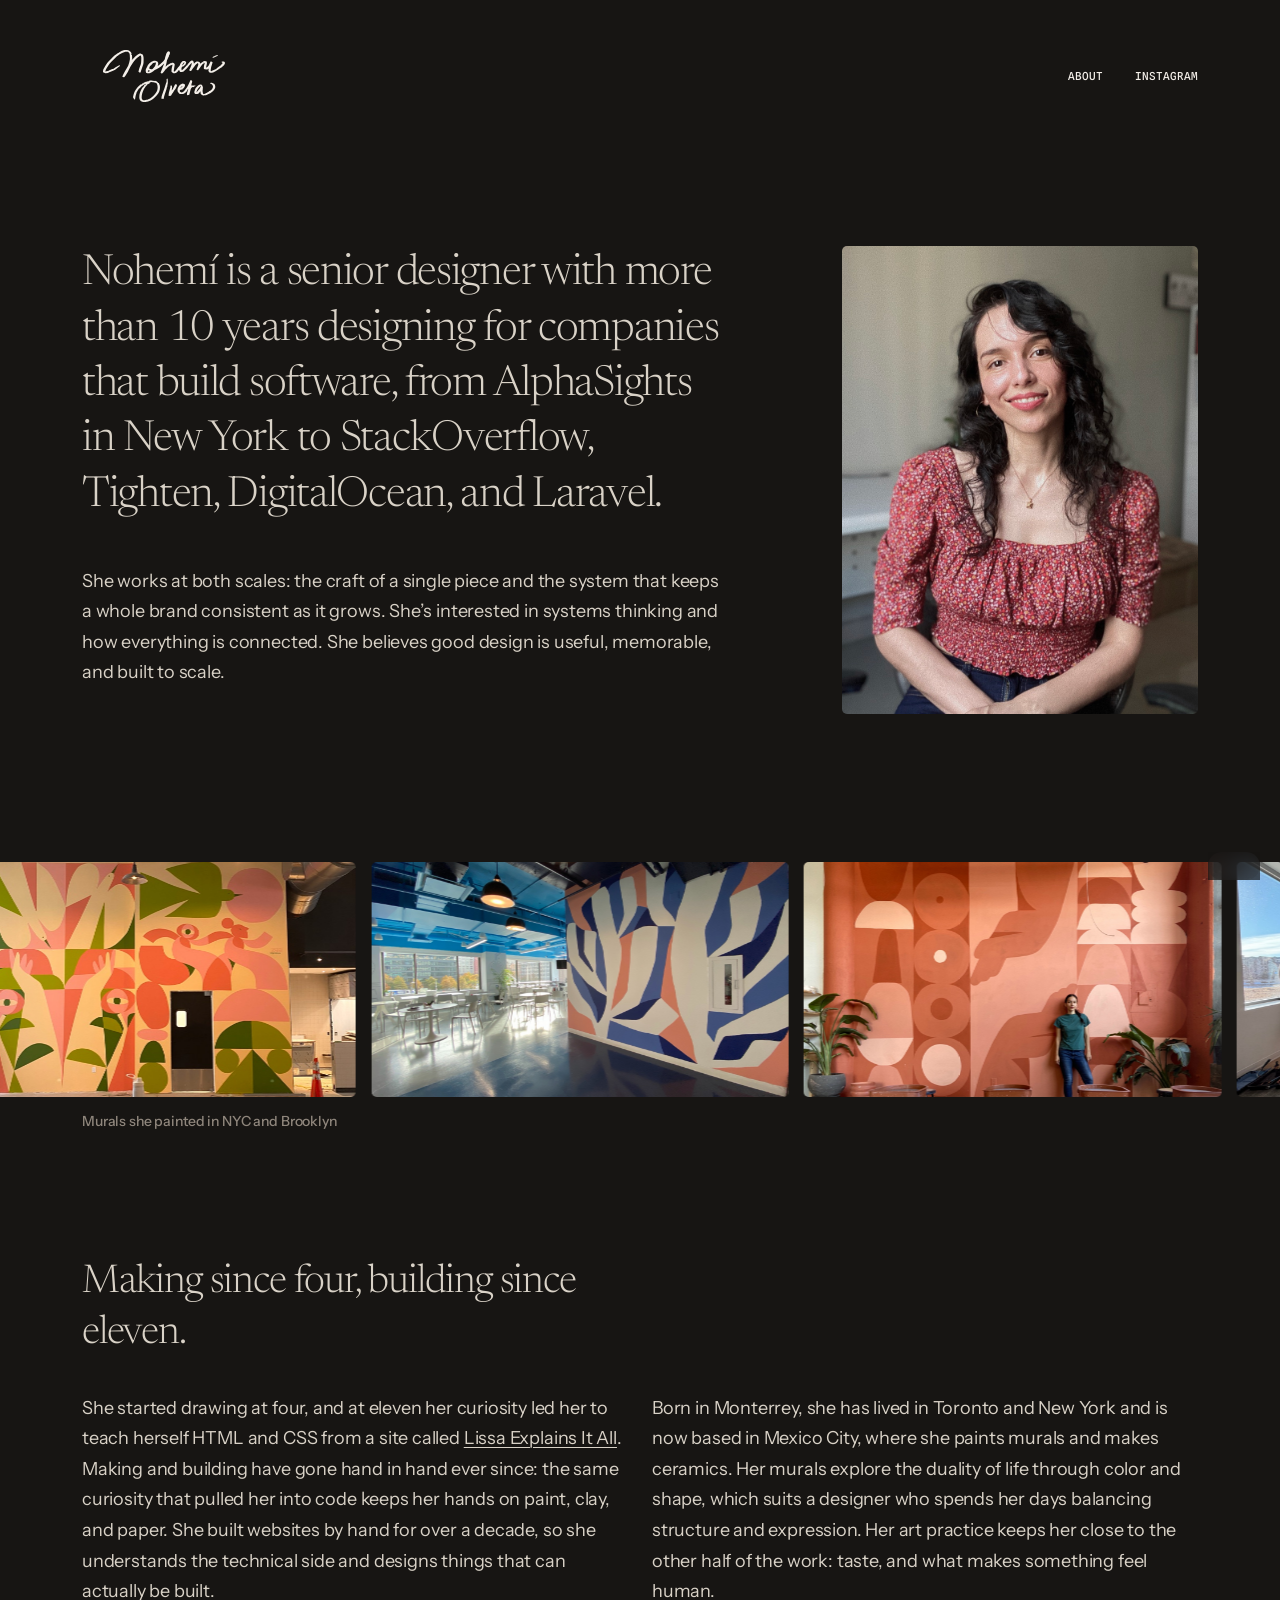
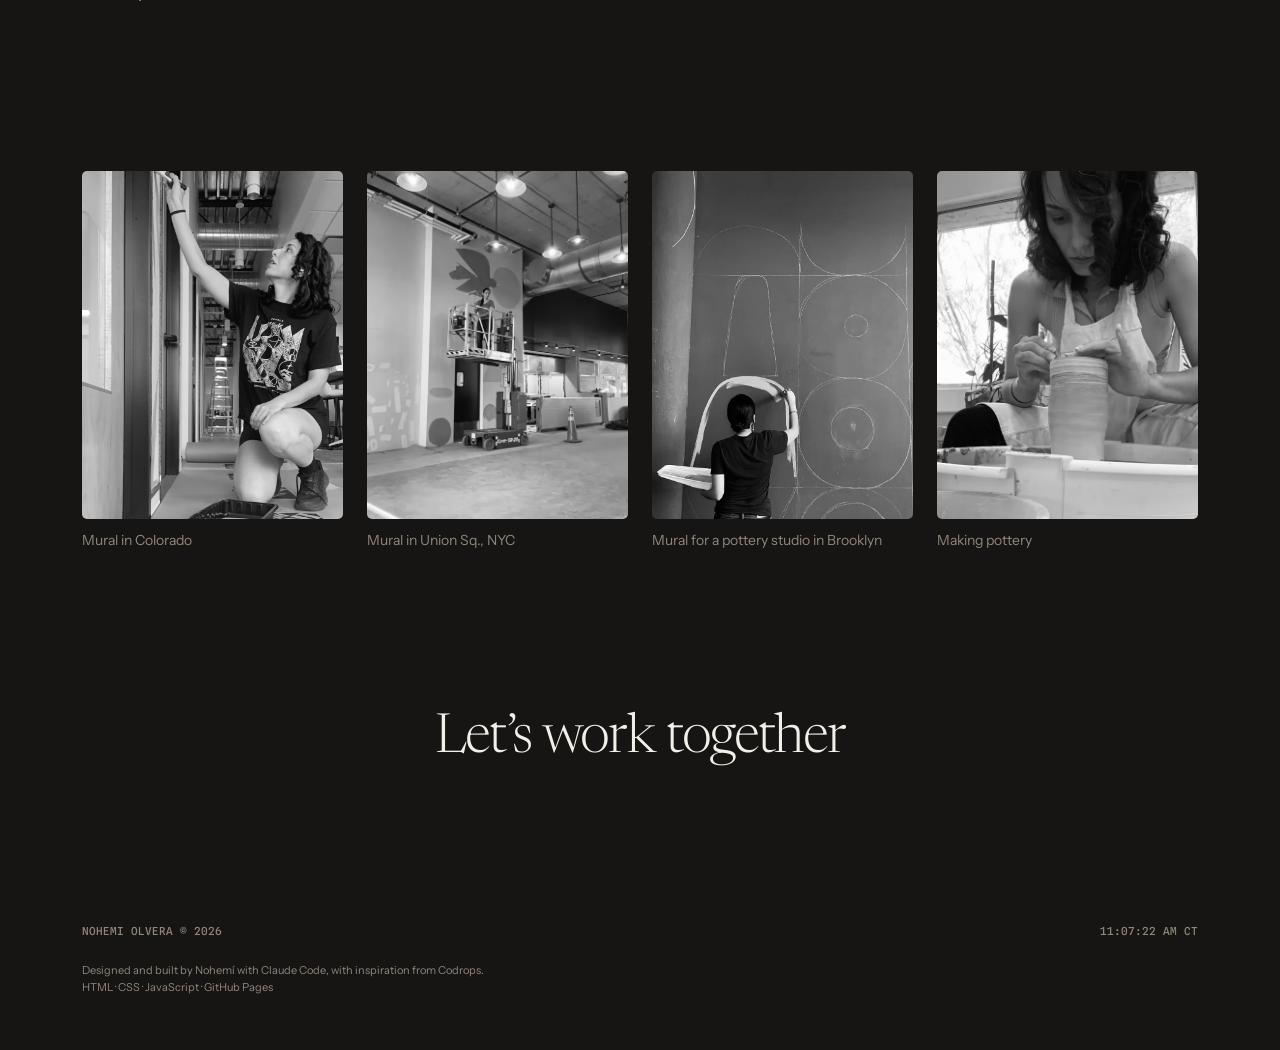
<file: about.html>
<!DOCTYPE html>
<html lang="en">
<head>
	<meta charset="utf-8">
	<meta name="viewport" content="width=device-width, initial-scale=1">
	<title>About — Nohemí Olvera</title>
	<meta name="description" content="Nohemí is a senior designer with more than 10 years designing for companies that build software, from AlphaSights to Stack Overflow, Tighten, DigitalOcean, and Laravel.">
	<meta property="og:type" content="website">
	<meta property="og:site_name" content="Nohemí Olvera">
	<meta property="og:title" content="About — Nohemí Olvera">
	<meta property="og:description" content="Nohemí is a senior designer with more than 10 years designing for companies that build software, from AlphaSights to Stack Overflow, Tighten, DigitalOcean, and Laravel.">
	<meta property="og:url" content="https://nohemi.design/about.html">
	<meta property="og:image" content="https://nohemi.design/assets/og-image.png">
	<meta property="og:image:width" content="1200">
	<meta property="og:image:height" content="630">
	<meta property="og:image:alt" content="Nohemí designs brands for tech">
	<meta name="twitter:card" content="summary_large_image">
	<link rel="icon" href="favicon.ico">
	<link rel="icon" href="favicon.svg" type="image/svg+xml">
	<link rel="preconnect" href="https://fonts.googleapis.com">
	<link rel="preconnect" href="https://fonts.gstatic.com" crossorigin>
	<link href="https://fonts.googleapis.com/css2?family=Instrument+Sans:wght@400;500;600&family=Newsreader:opsz,wght@6..72,200;6..72,300;6..72,400;6..72,600&family=Spline+Sans+Mono:wght@500&display=swap" rel="stylesheet">
	<meta name="theme-color" content="#171513">
	<script src="theme.js?v=20261105c"></script>
	<script src="transition.js"></script>
	<link rel="stylesheet" href="style.css?v=20261114q">
	<script>document.documentElement.classList.add('js')</script>
</head>
<body>
	<header class="site-header">
		<a class="logo" href="index.html" aria-label="Nohemí Olvera, home"><img src="assets/logo-signature.svg" width="143" height="61" alt=""></a>
		<nav class="nav" aria-label="Main">
			<a href="about.html" aria-current="page">About</a>
			<a href="https://www.instagram.com/by.nohemi/" target="_blank" rel="noopener">Instagram</a>
		</nav>
	</header>

	<main>
		<section class="about grid">
			<div class="about-text">
				<h1 class="about-lead reveal">Nohemí is a senior designer with more than 10 years designing for companies that build software, from AlphaSights in New York to StackOverflow, Tighten, DigitalOcean, and Laravel.</h1>
				<p class="reveal">She works at both scales: the craft of a single piece and the system that keeps a whole brand consistent as it grows. She’s interested in systems thinking and how everything is connected. She believes good design is useful, memorable, and built to scale.</p>
			</div>
			<figure class="about-portrait tile reveal">
				<img src="assets/about-portrait.jpg?v=3" width="908" height="1168" alt="Portrait of Nohemí">
			</figure>
		</section>

		<section class="about-strip reveal" aria-label="Murals she painted in NYC and Brooklyn">
			<div class="about-strip-track">
				<img src="assets/about-strip-1.jpg" width="785" height="648" alt="Orange, pink, and green mural of leaves and shapes around a doorway" loading="lazy">
				<img src="assets/about-strip-2.jpg" width="1400" height="788" alt="Blue, white, and peach mural of abstract shapes in an office cafeteria" loading="lazy">
				<img src="assets/about-strip-3.jpg" width="1400" height="788" alt="Nohemí standing in front of a terracotta mural of arches and circles" loading="lazy">
				<img src="assets/about-strip-4.jpg" width="1400" height="788" alt="Blue and peach mural of a face and leaves along an office wall" loading="lazy">
			</div>
			<p class="label about-strip-caption">Murals she painted in NYC and Brooklyn</p>
		</section>

		<section class="about-making grid">
			<h2 class="about-making-title reveal">Making since four, building since eleven.</h2>
			<p class="reveal">She started drawing at four, and at eleven her curiosity led her to teach herself HTML and CSS from a site called <a href="https://lissaexplains.com/" target="_blank" rel="noopener">Lissa Explains It All</a>. Making and building have gone hand in hand ever since: the same curiosity that pulled her into code keeps her hands on paint, clay, and paper. She built websites by hand for over a decade, so she understands the technical side and designs things that can actually be built.</p>
			<p class="reveal">Born in Monterrey, she has lived in Toronto and New York and is now based in Mexico City, where she paints murals and makes ceramics. Her murals explore the duality of life through color and shape, which suits a designer who spends her days balancing structure and expression. Her art practice keeps her close to the other half of the work: taste, and what makes something feel human.</p>
		</section>

		<section class="about-photos grid" aria-label="Painting murals and making pottery">
			<figure class="about-photo reveal"><div class="tile"><img src="assets/about-making-1.jpg" width="828" height="1792" alt="Nohemí painting the top of a wall" loading="lazy"></div><figcaption>Mural in Colorado</figcaption></figure>
			<figure class="about-photo reveal"><div class="tile"><video src="assets/about-mural.mp4" poster="assets/about-mural-poster.jpg" width="540" height="960" muted loop playsinline preload="none" controls aria-label="Nohemí on a lift, painting a mural in an office cafeteria"></video></div><figcaption>Mural in Union Sq., NYC</figcaption></figure>
			<figure class="about-photo reveal"><div class="tile"><img src="assets/about-making-2.jpg" width="843" height="1125" alt="Tracing a curved stencil along chalk outlines on a dark wall" loading="lazy"></div><figcaption>Mural for a pottery studio in Brooklyn</figcaption></figure>
			<figure class="about-photo reveal"><div class="tile"><video src="assets/about-pottery.mp4" poster="assets/about-pottery-poster.jpg" width="540" height="960" muted loop playsinline preload="none" controls aria-label="Nohemí shaping a clay pot on a pottery wheel"></video></div><figcaption>Making pottery</figcaption></figure>
		</section>
	</main>

	<footer class="site-footer">
		<a class="footer-cta" href="mailto:nohemi.olvera@gmail.com">Let’s work together</a>
		<div class="footer-meta">
			<p class="label">Nohemi Olvera © 2026</p>
			<p class="label"><time class="clock" data-tz="America/Chicago">CT</time></p>
		</div>
		<div class="footer-credits">
			<p>Designed and built by Nohemí with <a href="https://claude.com/claude-code" target="_blank" rel="noopener">Claude Code</a>, with inspiration from <a href="https://tympanus.net/codrops/category/tutorials/" target="_blank" rel="noopener">Codrops</a>.</p>
			<p>HTML · CSS · JavaScript · GitHub Pages</p>
		</div>
	</footer>

	<script src="header.js"></script>
	<script src="fade.js"></script>
	<script src="video.js"></script>
	<script src="clock.js"></script>
	<script src="strip.js"></script>
</body>
</html>
</file>
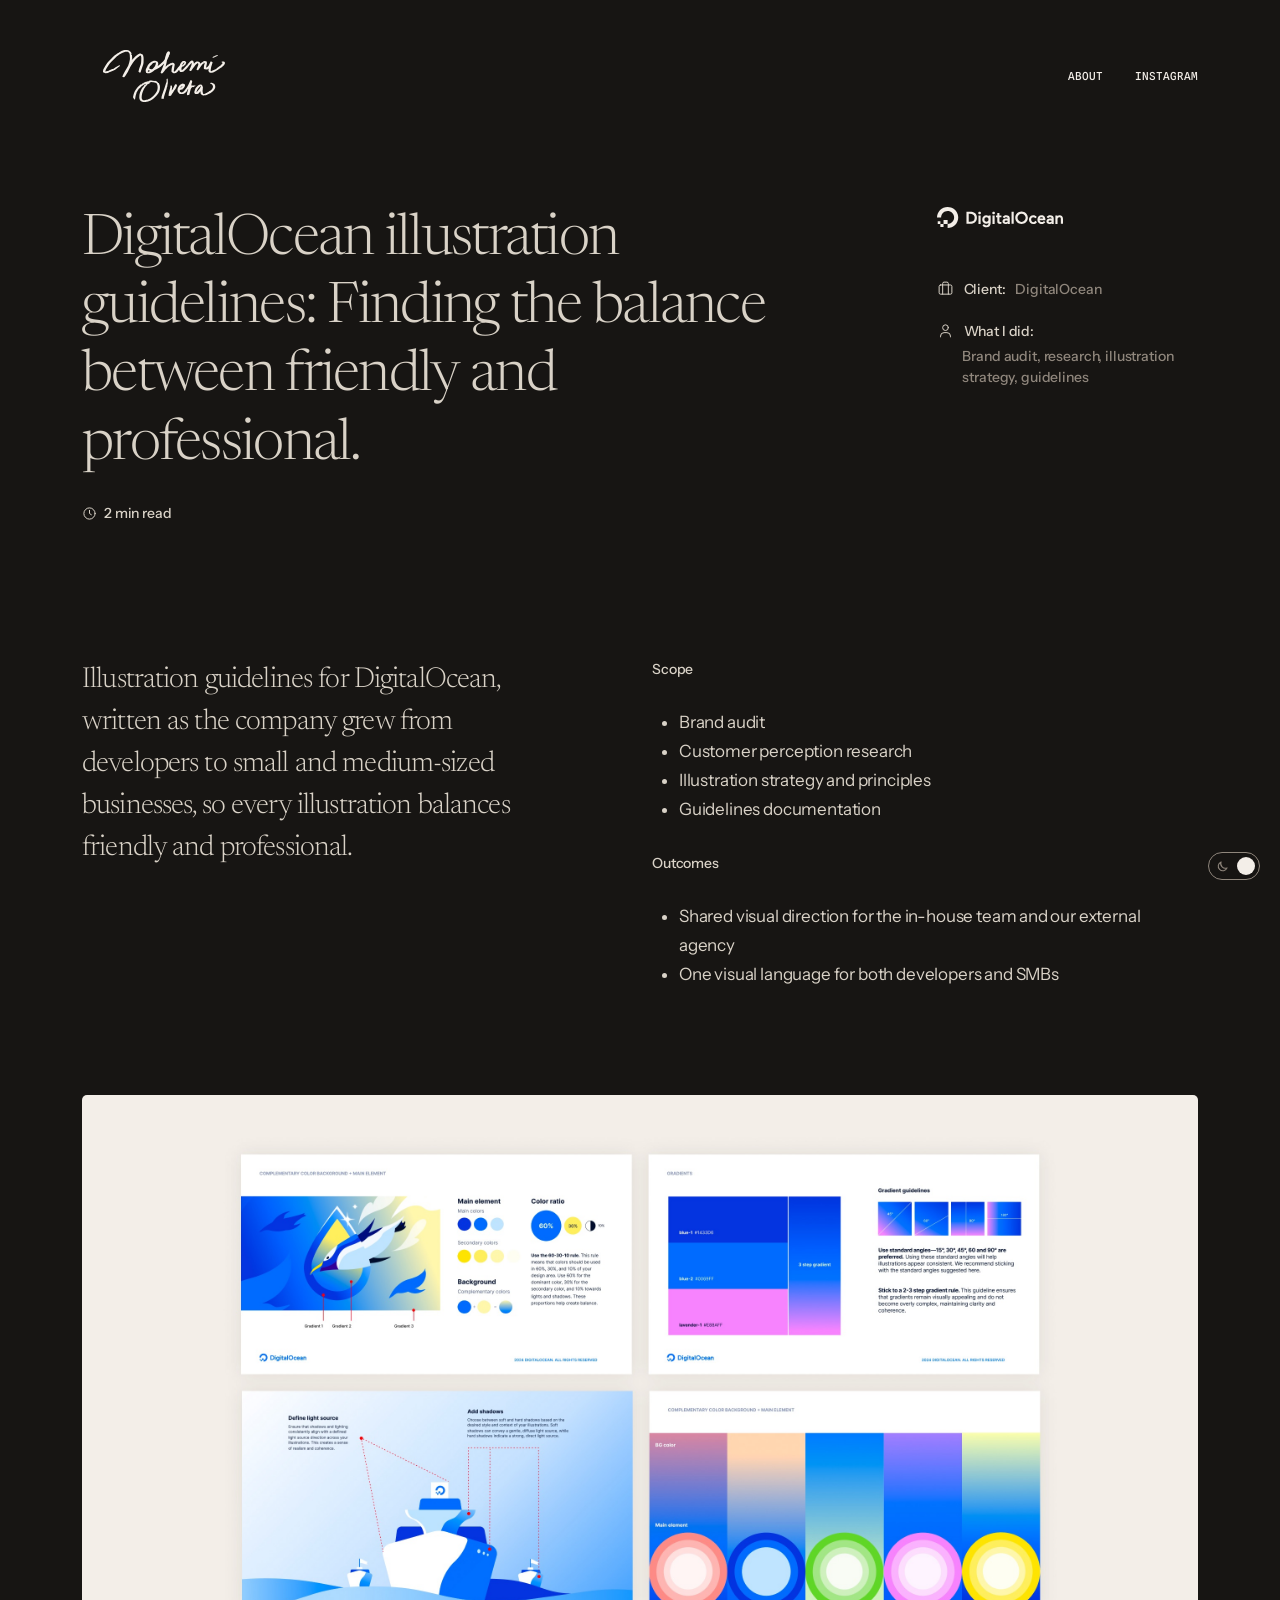
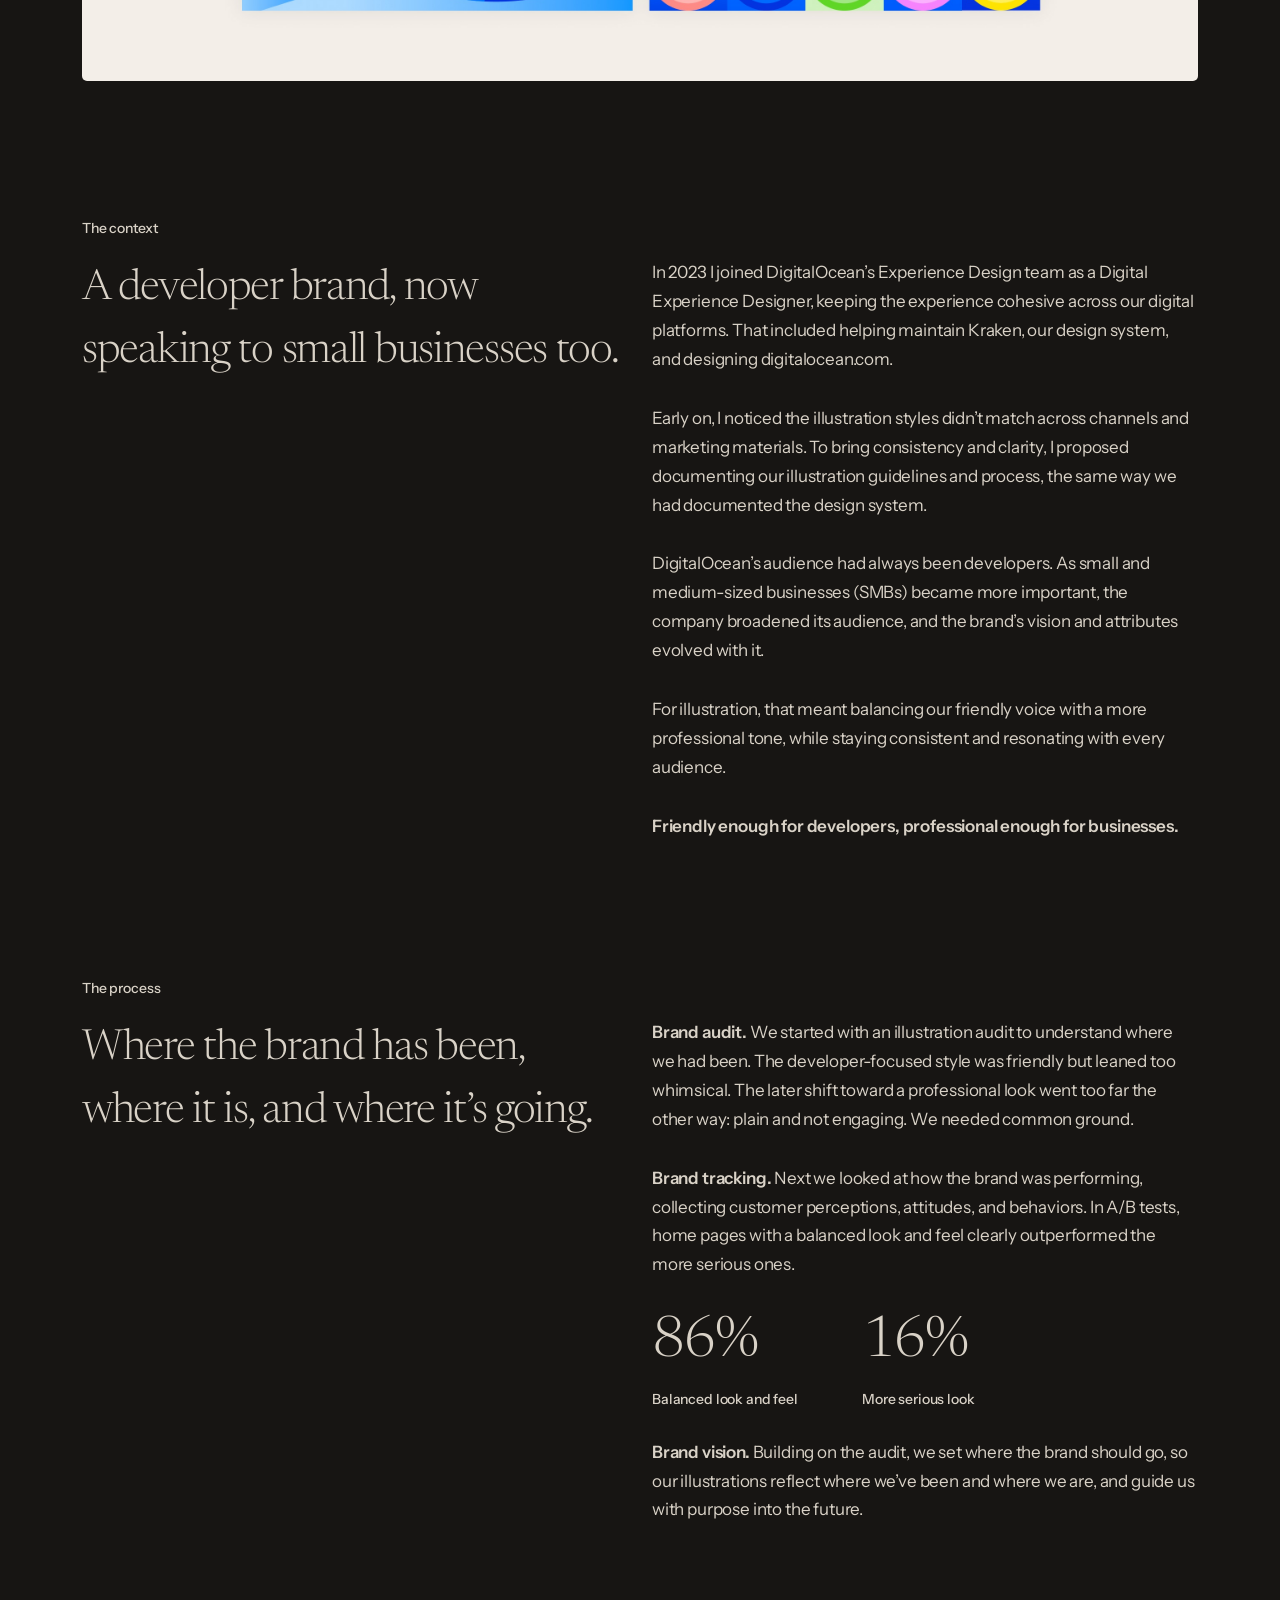
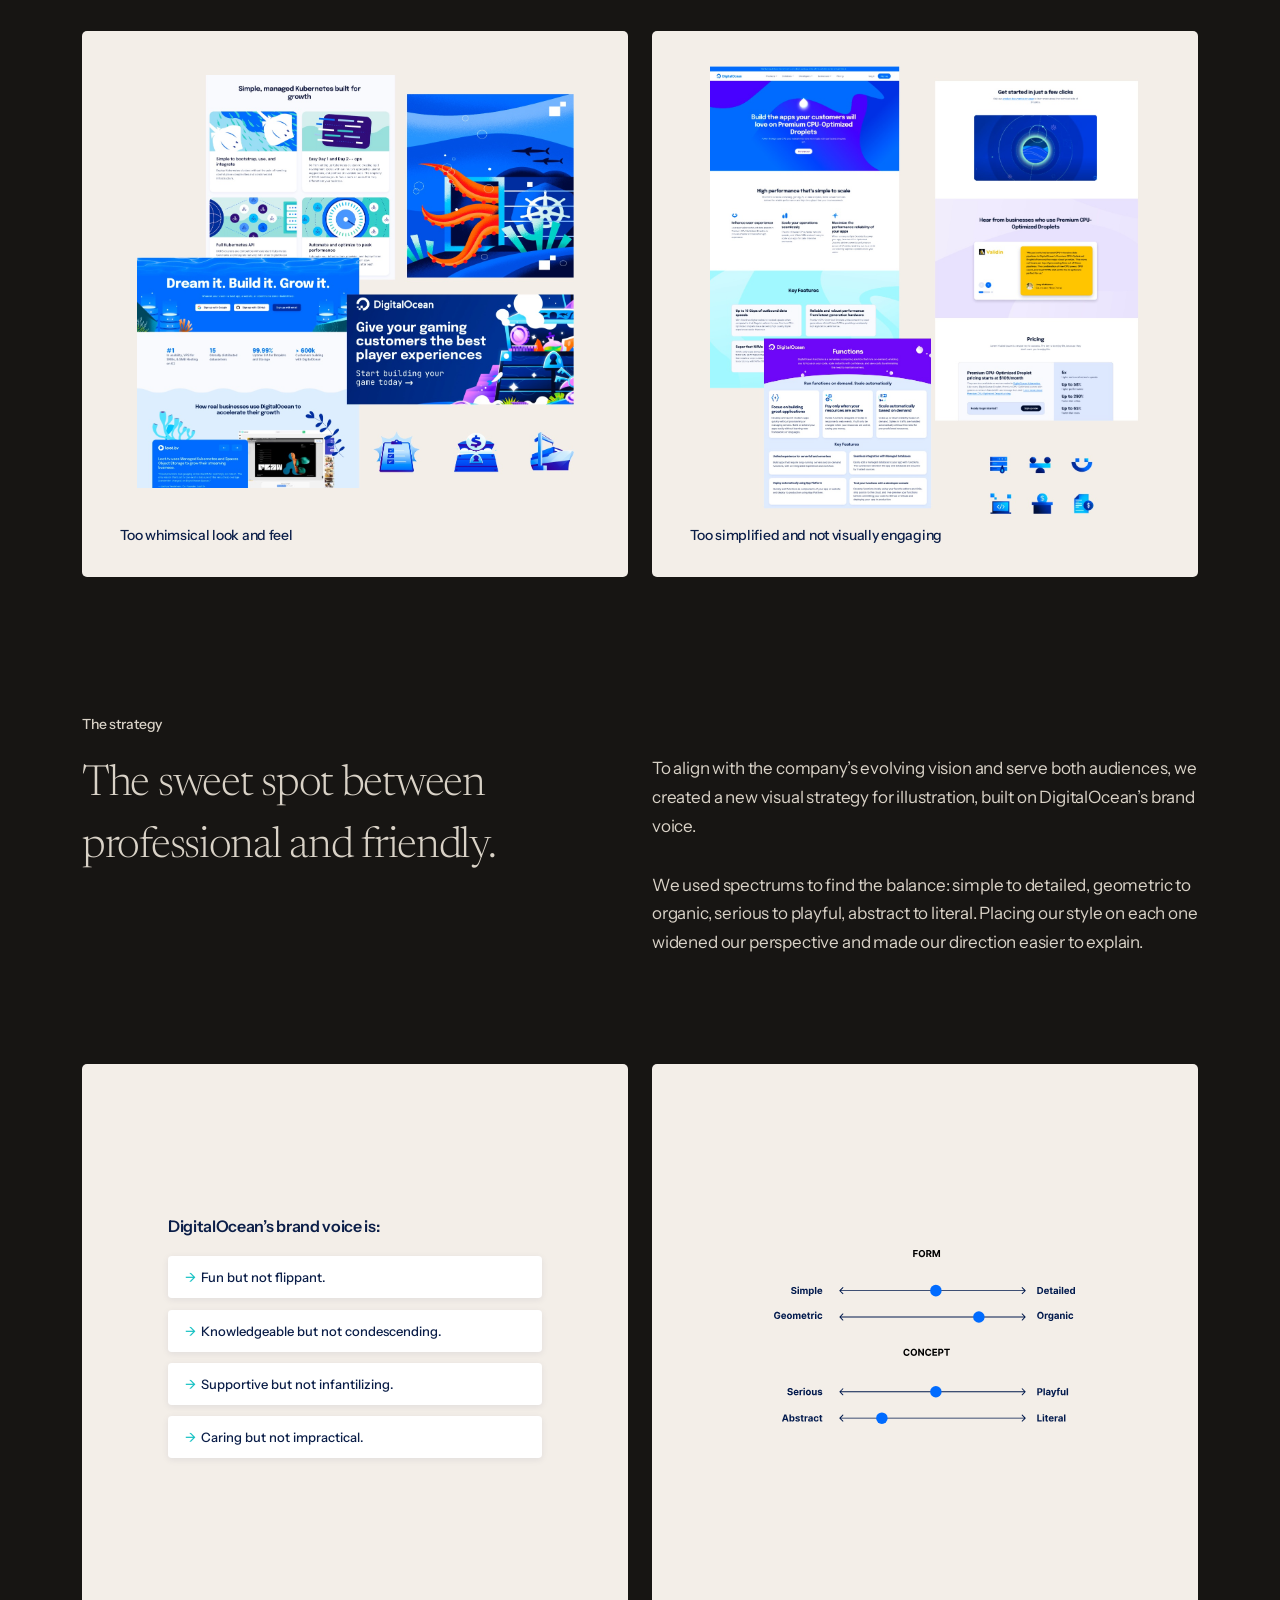
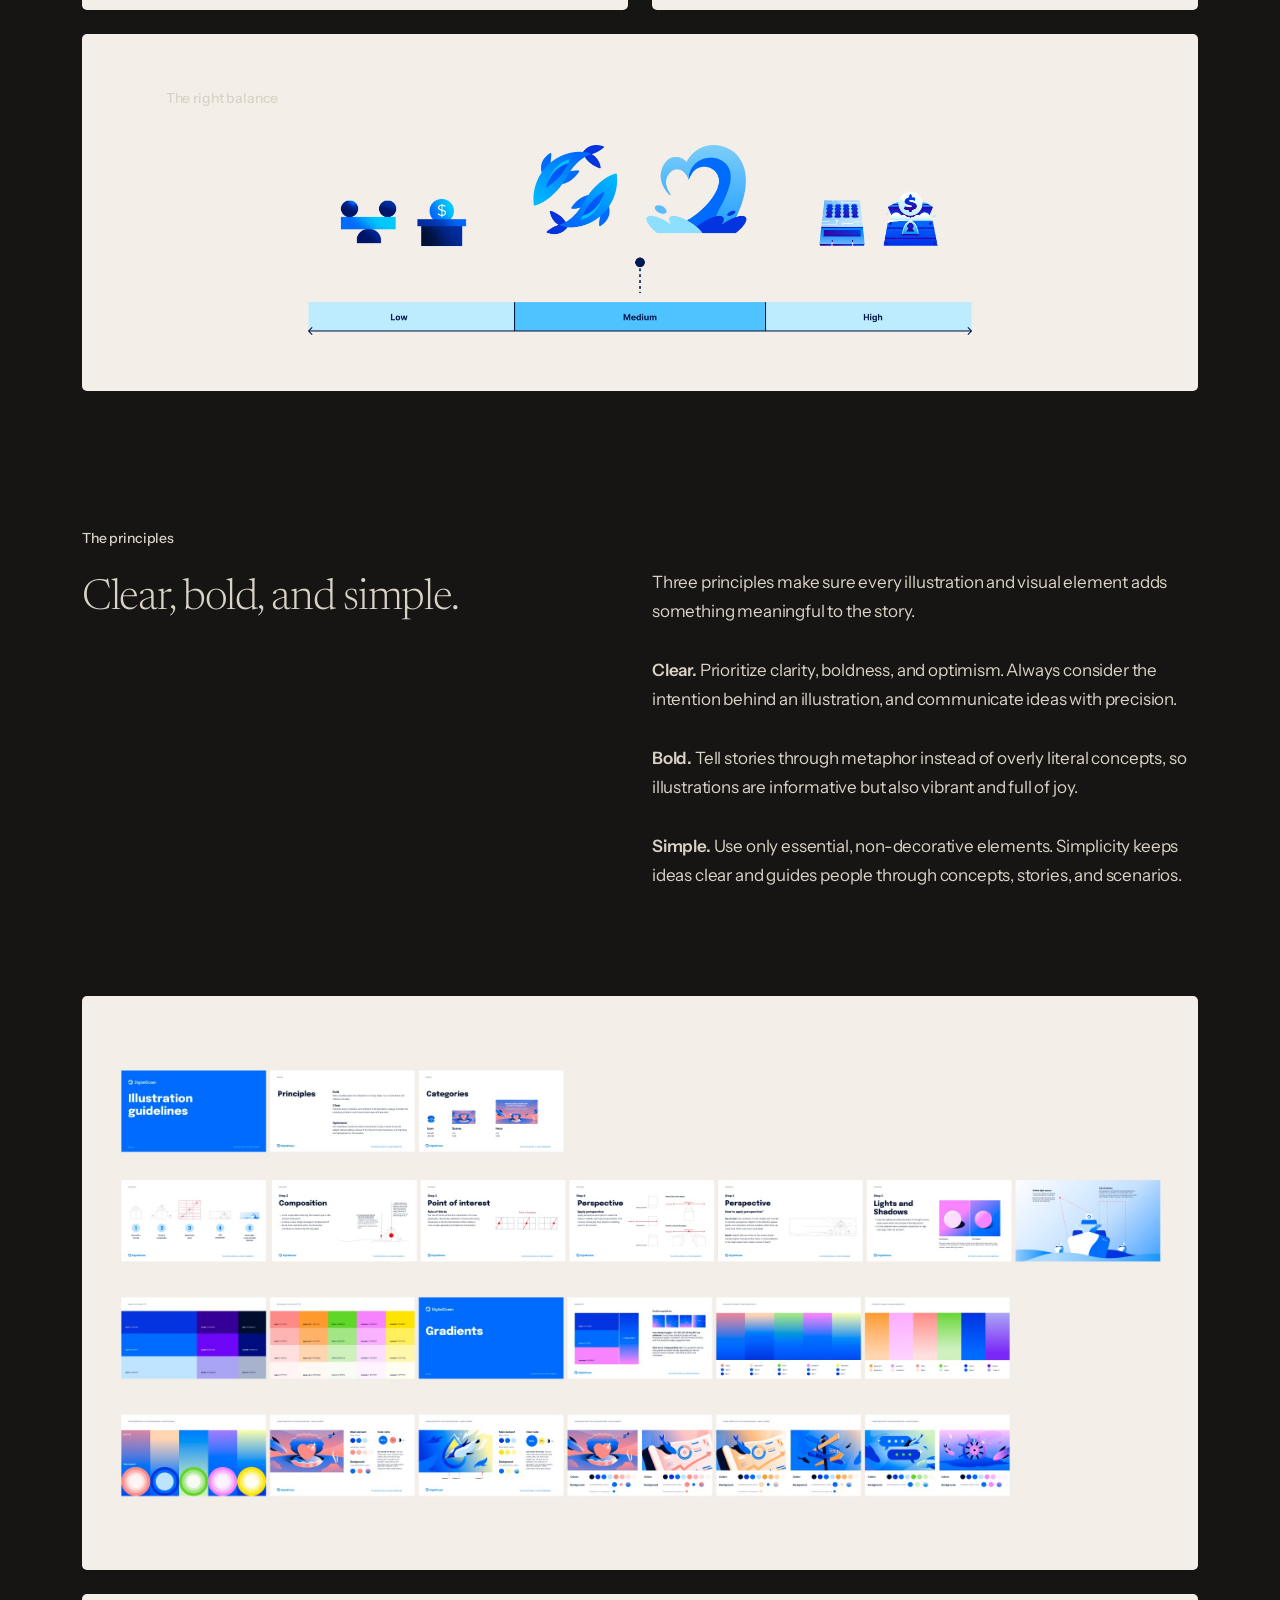
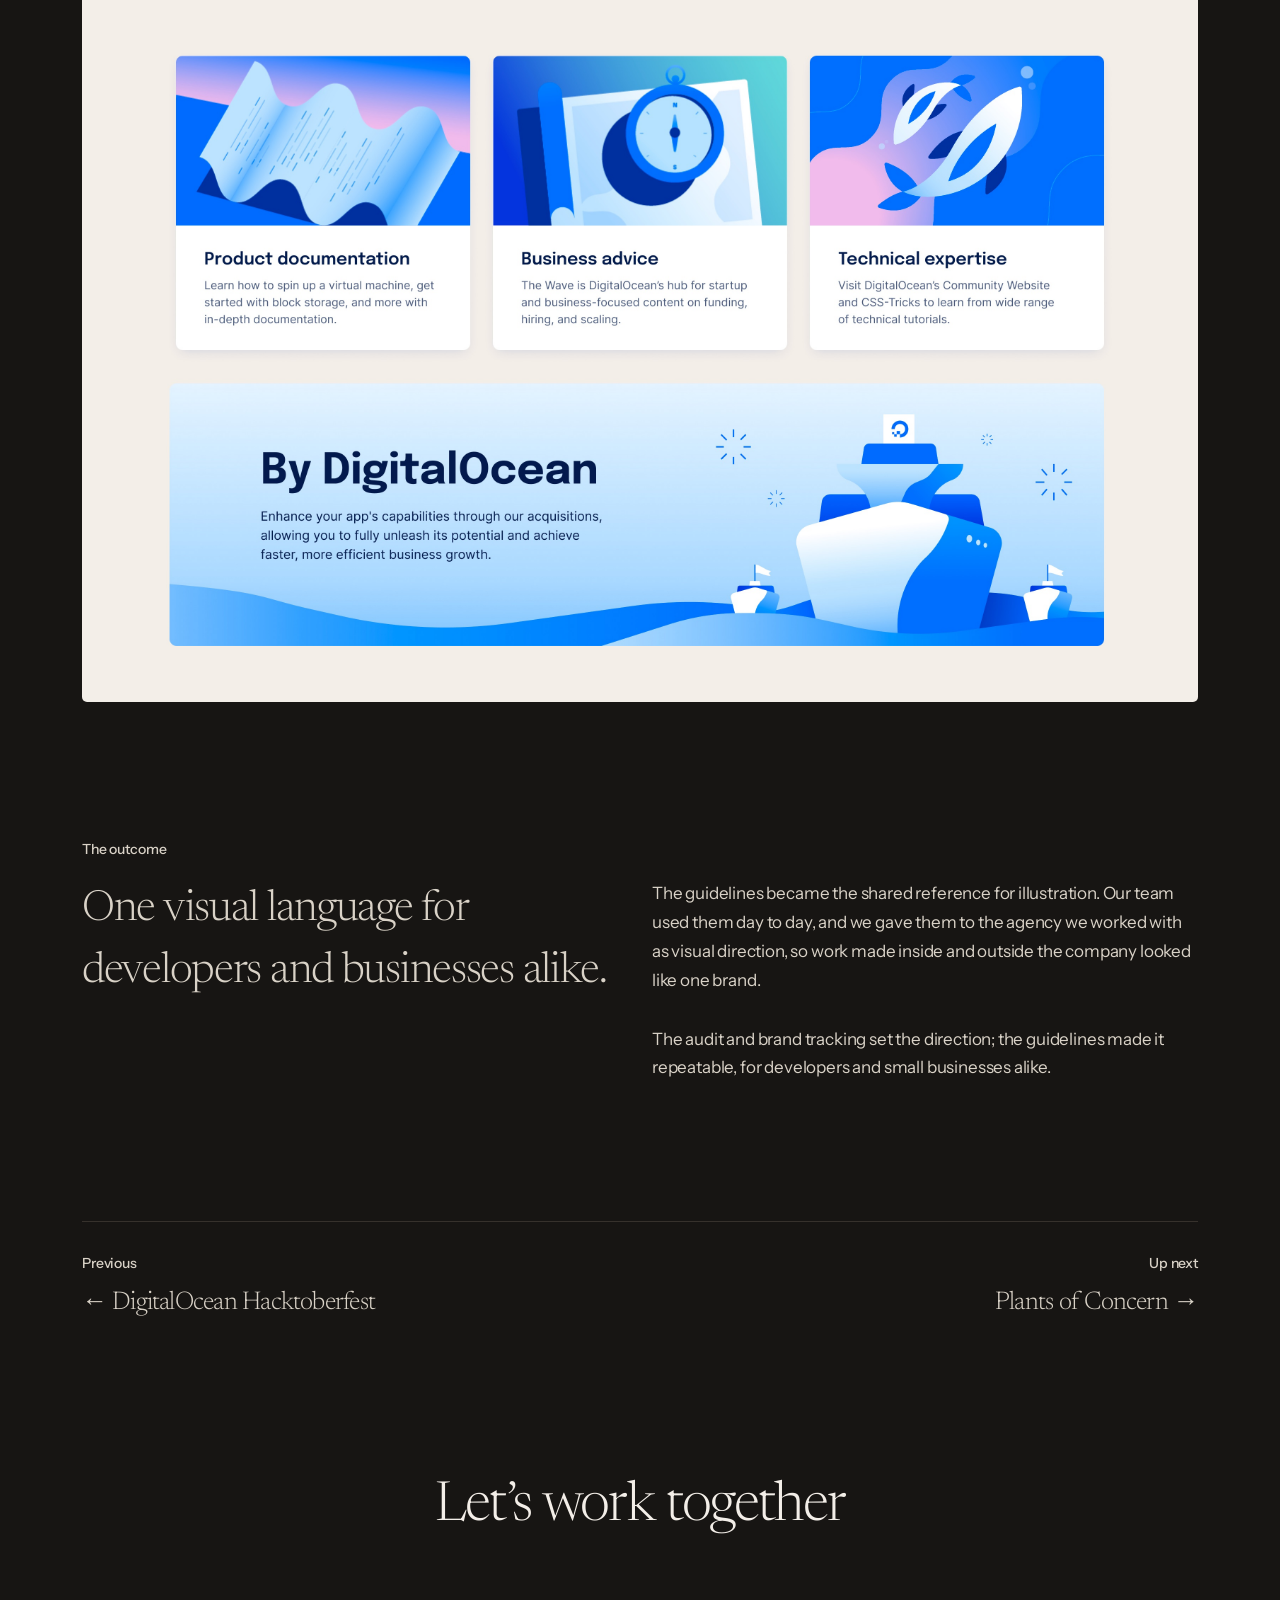
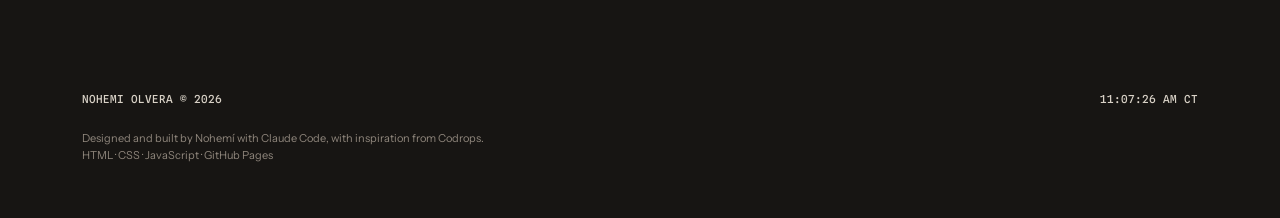
<file: digitalocean-illustration.html>
<!DOCTYPE html>
<html lang="en">
<head>
	<meta charset="utf-8">
	<title>Moved — Nohemí Olvera</title>
	<!-- This page moved. Kept so older links still land on the case study. -->
	<link rel="canonical" href="https://nohemi.design/digitalocean.html">
	<meta name="robots" content="noindex">
	<meta http-equiv="refresh" content="0; url=digitalocean.html">
	<script>location.replace('digitalocean.html' + location.hash)</script>
</head>
<body>
	<p>This page moved to <a href="digitalocean.html">digitalocean.html</a>.</p>
</body>
</html>
</file>
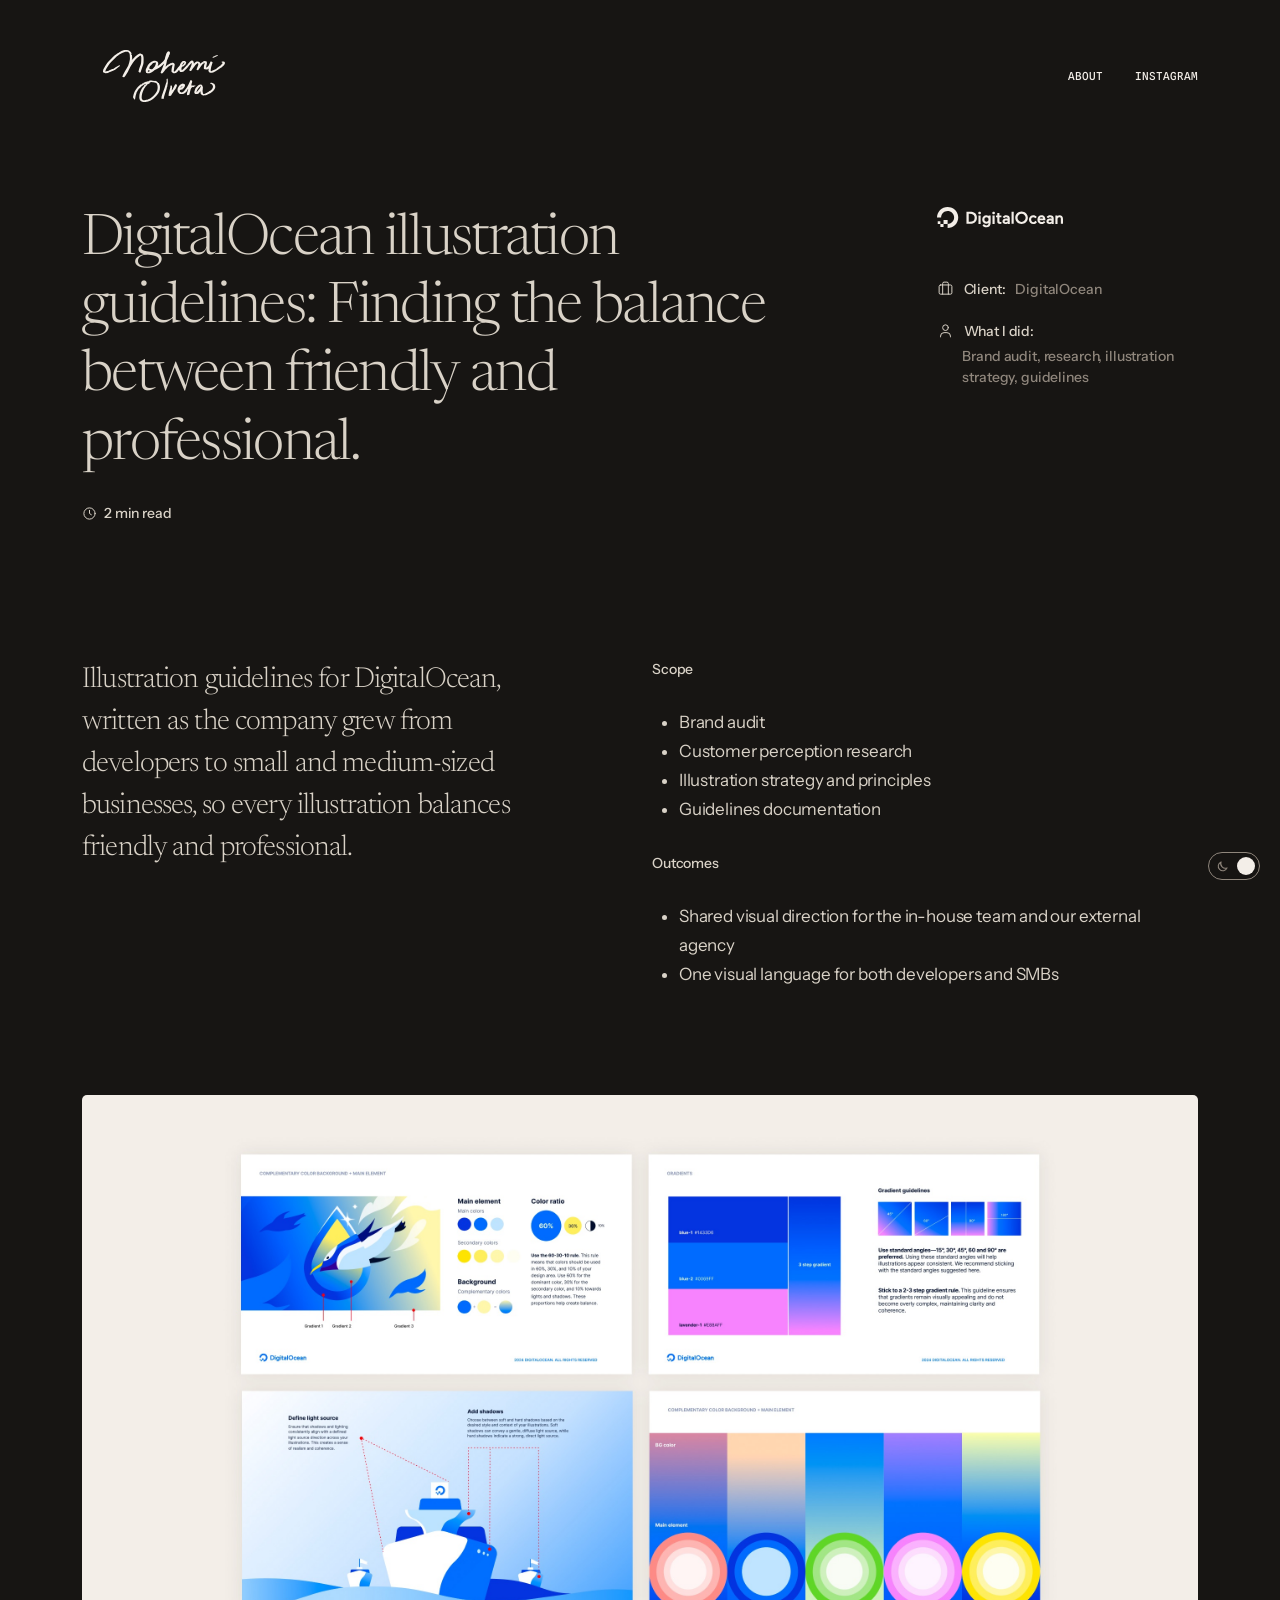
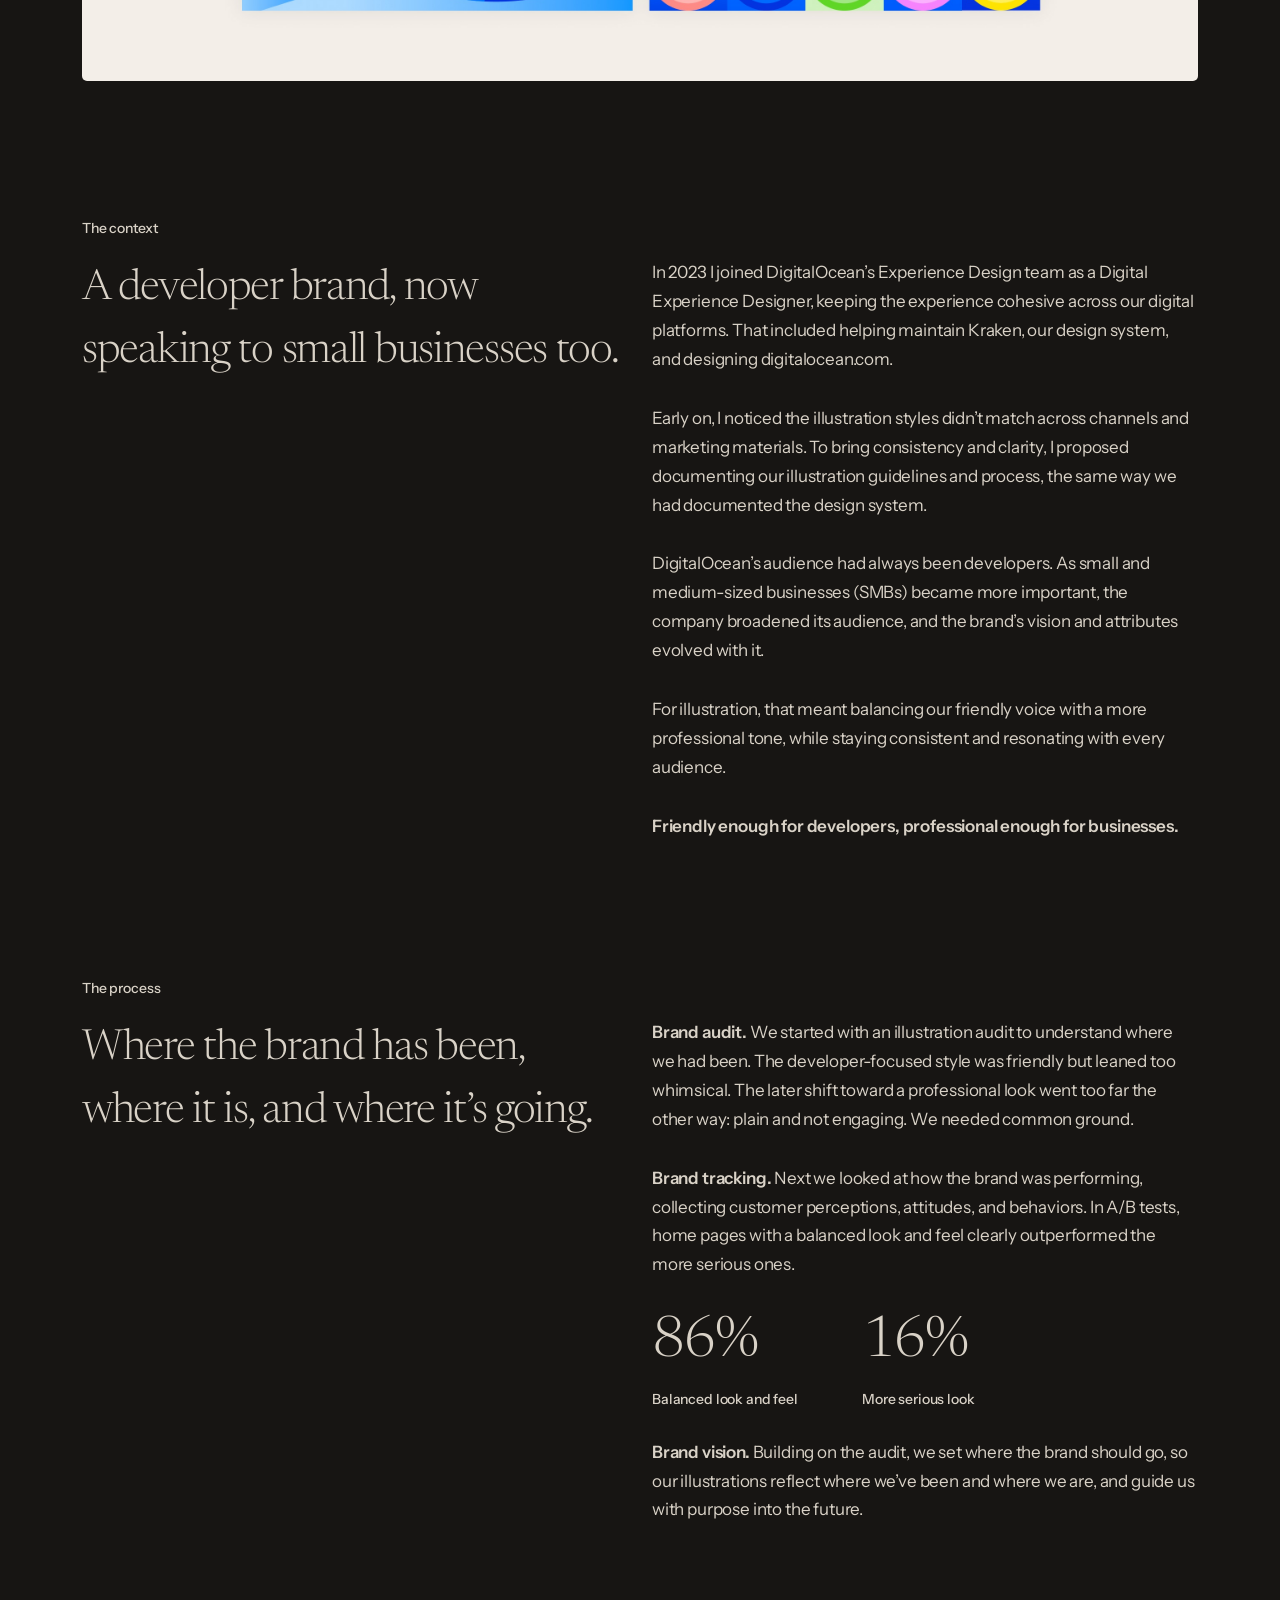
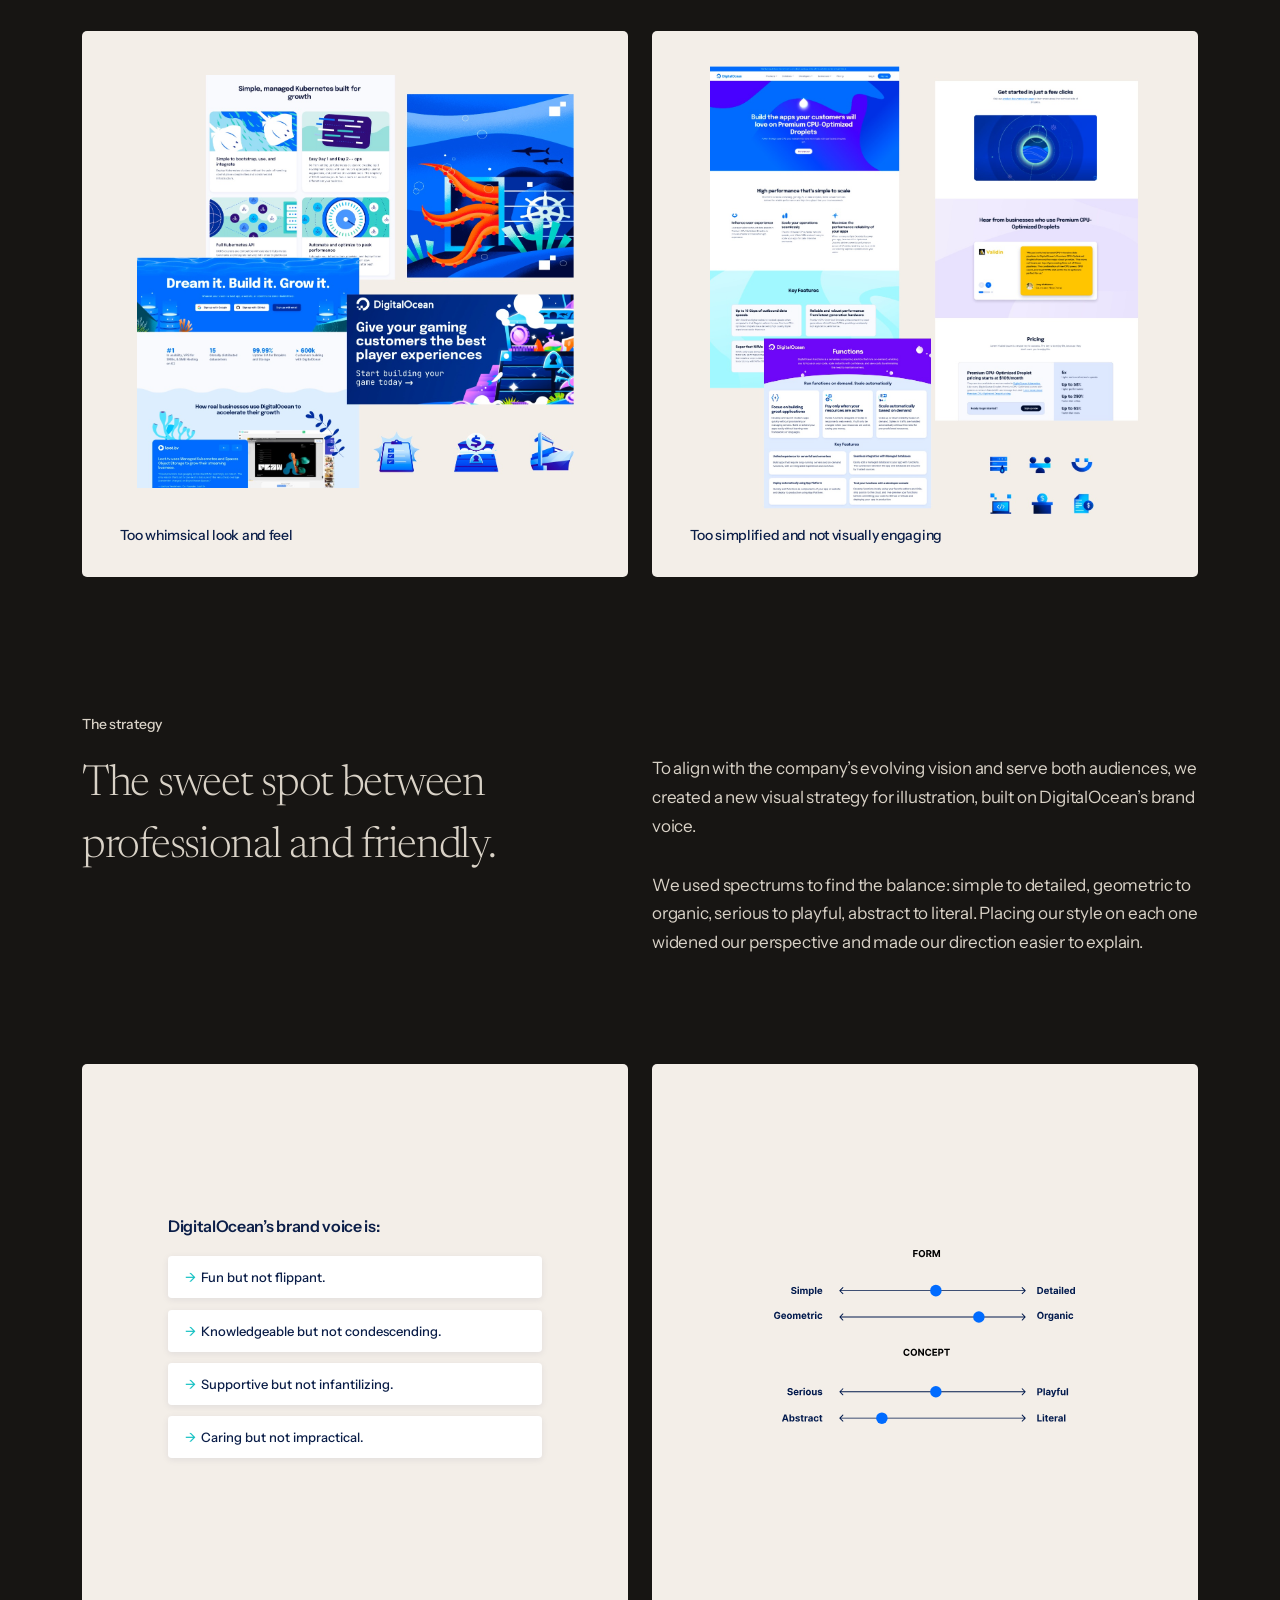
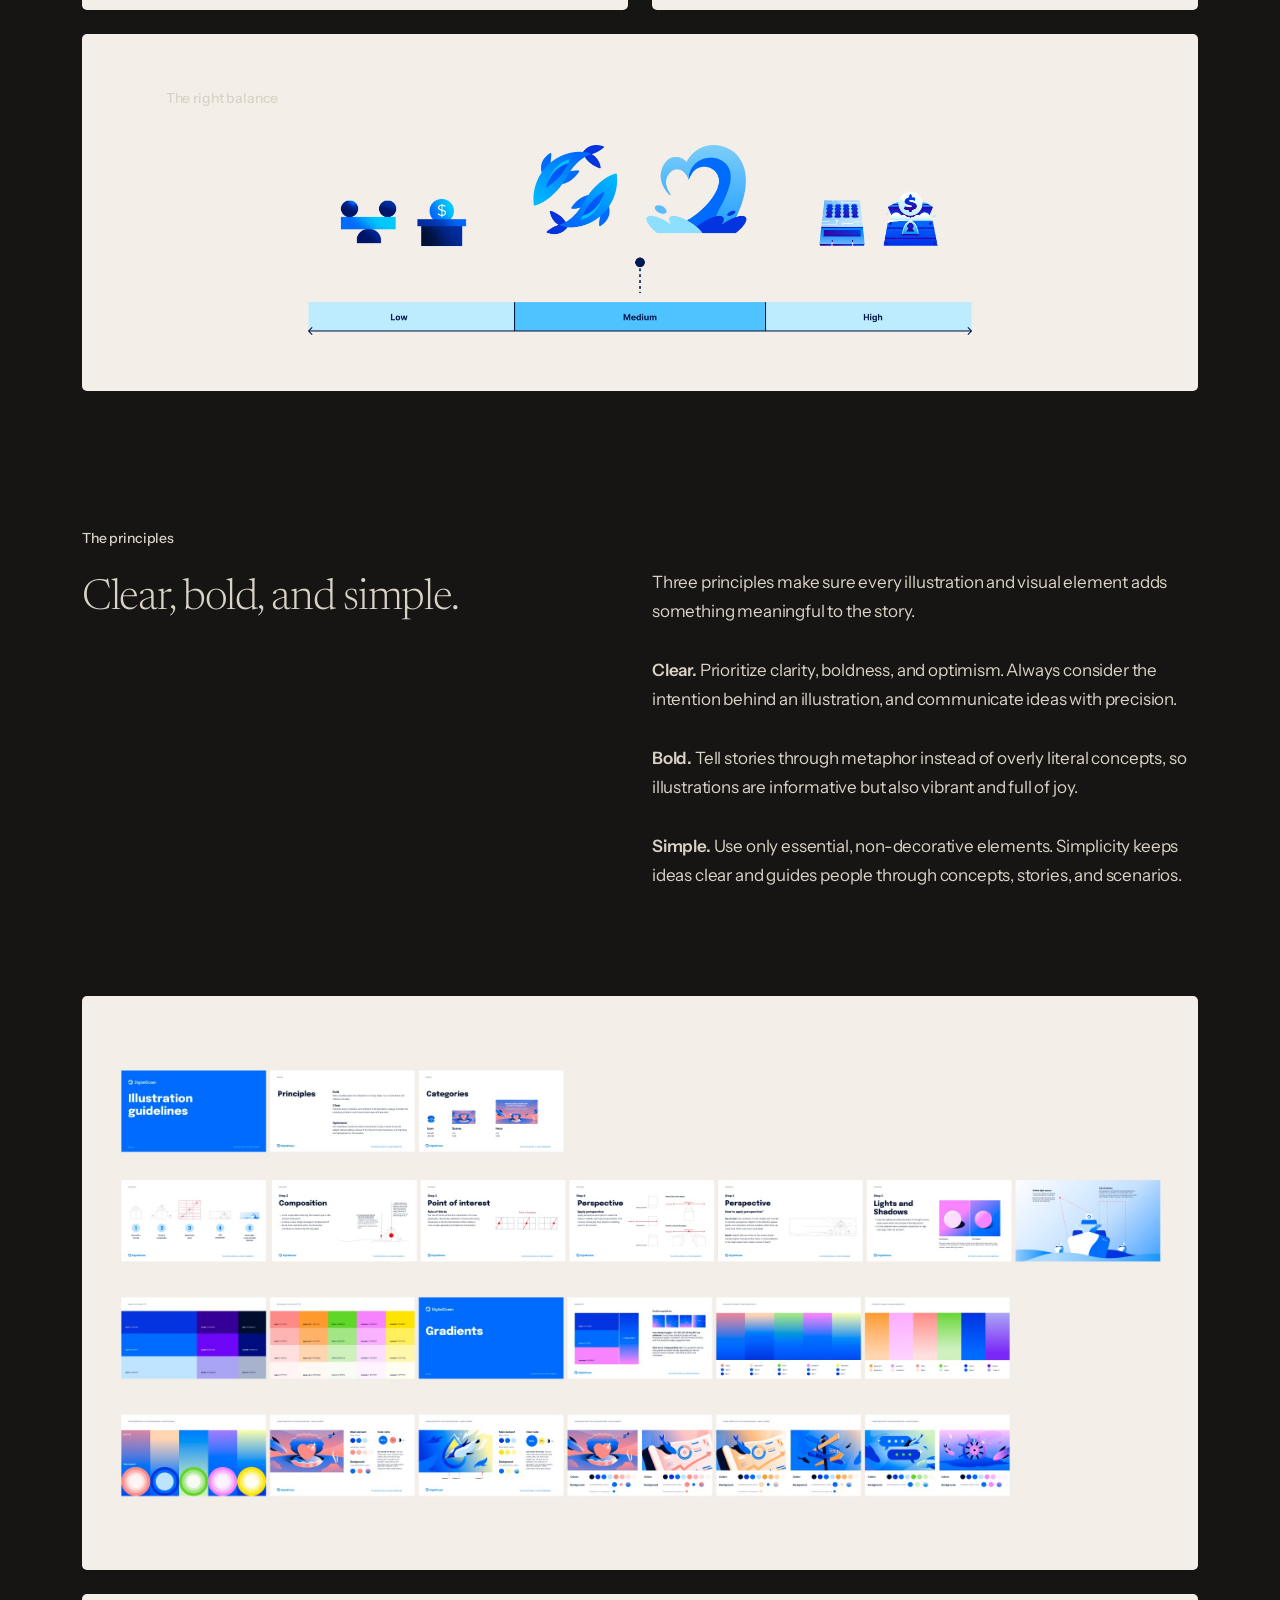
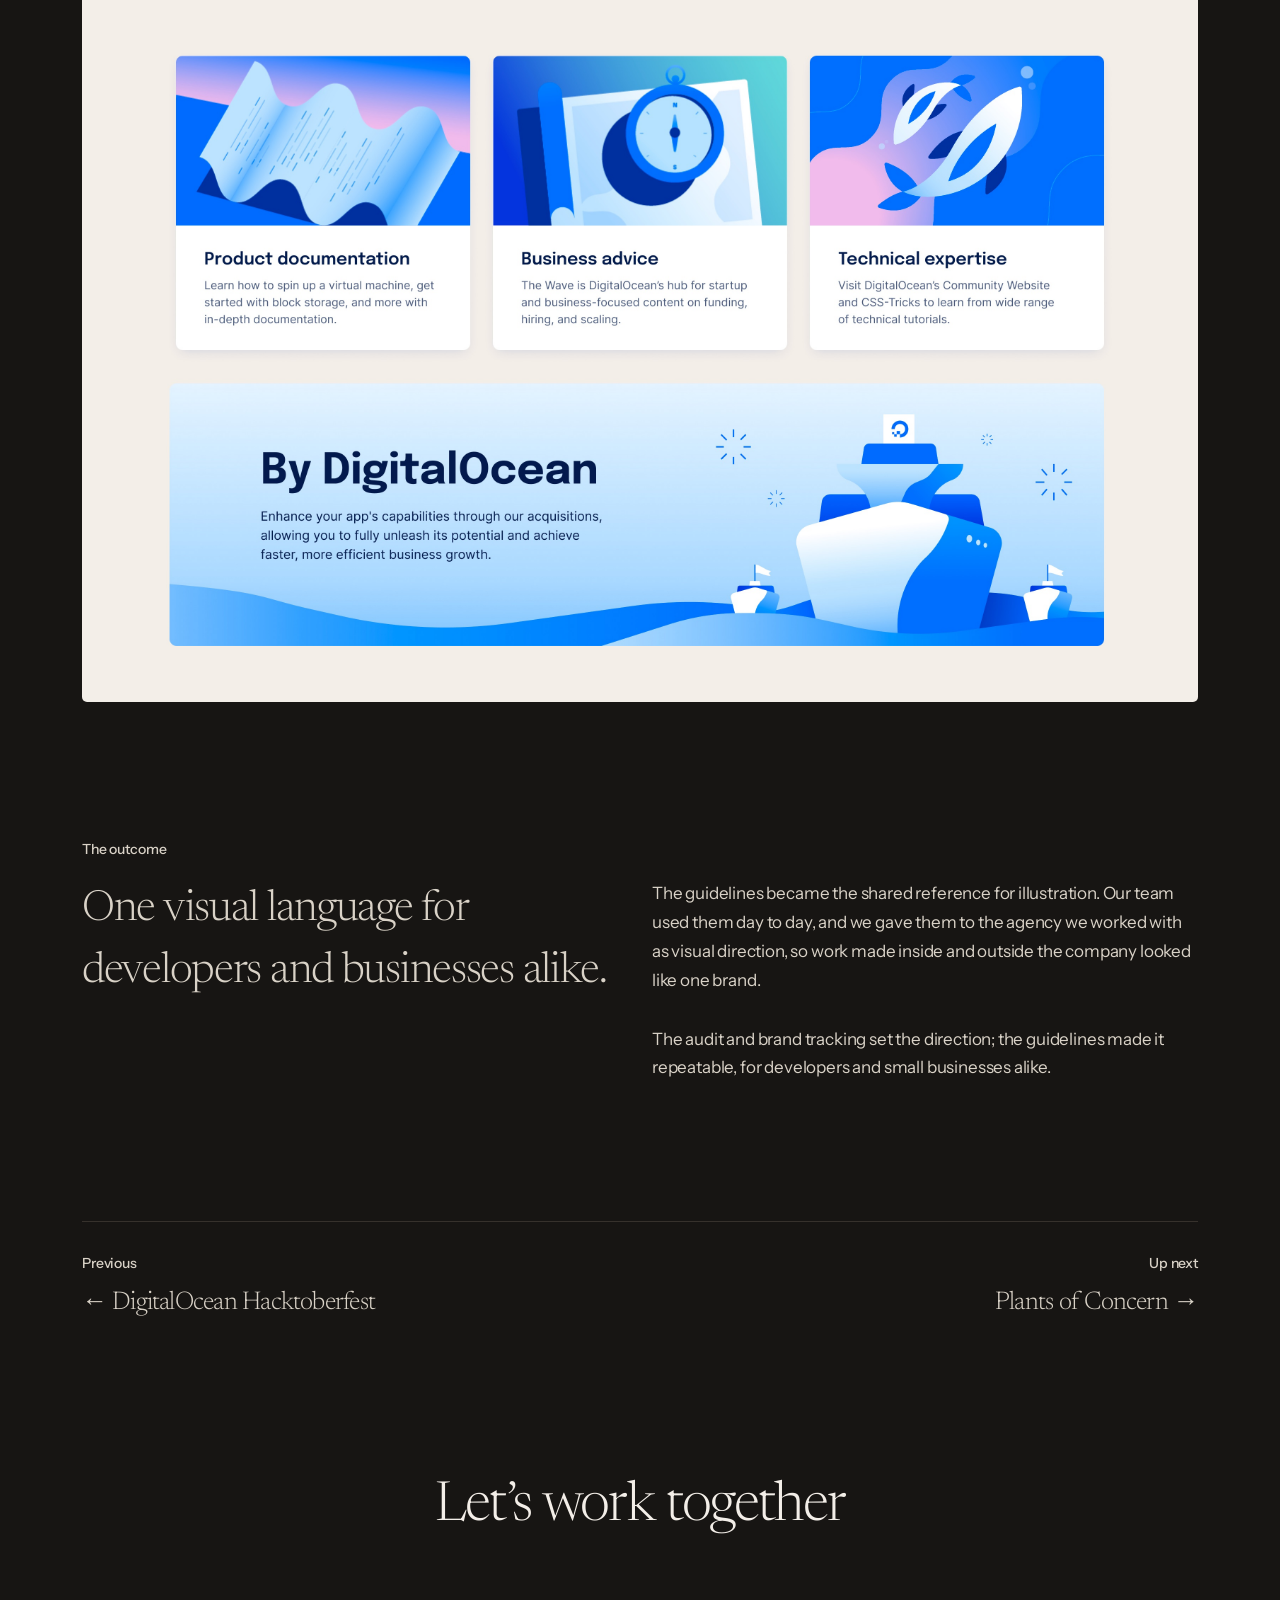
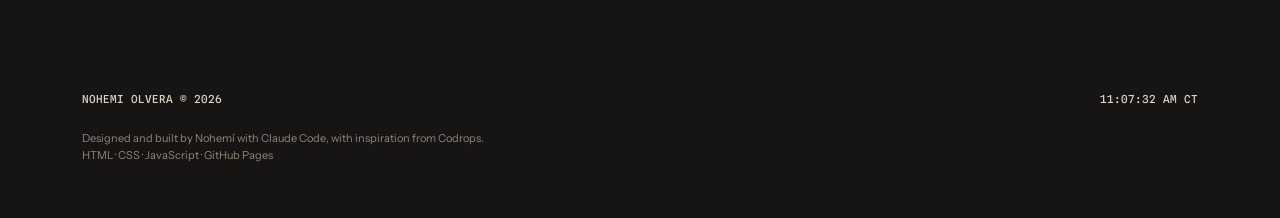
<file: digitalocean.html>
<!DOCTYPE html>
<html lang="en">
<head>
	<meta charset="utf-8">
	<meta name="viewport" content="width=device-width, initial-scale=1">
	<title>DigitalOcean illustration guidelines — Nohemí Olvera</title>
	<meta name="description" content="Illustration guidelines for DigitalOcean, written as the company grew from developers to small and medium-sized businesses, so every illustration balances friendly and professional.">
	<meta property="og:type" content="website">
	<meta property="og:site_name" content="Nohemí Olvera">
	<meta property="og:title" content="DigitalOcean illustration guidelines — Nohemí Olvera">
	<meta property="og:description" content="Illustration guidelines for DigitalOcean, written as the company grew from developers to small and medium-sized businesses, so every illustration balances friendly and professional.">
	<meta property="og:url" content="https://nohemi.design/digitalocean.html">
	<meta property="og:image" content="https://nohemi.design/assets/og-image.png">
	<meta property="og:image:width" content="1200">
	<meta property="og:image:height" content="630">
	<meta property="og:image:alt" content="Nohemí designs brands for tech">
	<meta name="twitter:card" content="summary_large_image">
	<link rel="icon" href="favicon.ico">
	<link rel="icon" href="favicon.svg" type="image/svg+xml">
	<link rel="preconnect" href="https://fonts.googleapis.com">
	<link rel="preconnect" href="https://fonts.gstatic.com" crossorigin>
	<link href="https://fonts.googleapis.com/css2?family=Instrument+Sans:wght@400;500;600&family=Newsreader:opsz,wght@6..72,200;6..72,300;6..72,400;6..72,600&family=Spline+Sans+Mono:wght@500&display=swap" rel="stylesheet">
	<meta name="theme-color" content="#171513">
	<script src="theme.js?v=20261105c"></script>
	<script src="transition.js"></script>
	<link rel="stylesheet" href="style.css?v=20261114q">
	<script>document.documentElement.classList.add('js')</script>
</head>
<body class="case">
	<header class="site-header">
		<a class="logo" href="index.html" aria-label="Nohemí Olvera, home"><img src="assets/logo-signature.svg" width="143" height="61" alt=""></a>
		<nav class="nav" aria-label="Main">
			<a href="about.html">About</a>
			<a href="https://www.instagram.com/by.nohemi/" target="_blank" rel="noopener">Instagram</a>
		</nav>
	</header>

	<main>
		<article>
			<header class="case-hero grid">
				<div class="case-heading">
					<h1 class="case-title">DigitalOcean illustration guidelines: Finding the balance between friendly and professional.</h1>
					<p class="label case-read">2 min read</p>
				</div>
				<div class="case-meta">
					<img class="case-client-logo" src="assets/logo-digitalocean.svg" width="126" height="21" alt="DigitalOcean">
					<dl>
						<div class="case-meta-client"><dt>Client:</dt> <dd>DigitalOcean</dd></div>
						<div class="case-meta-role"><dt>What I did:</dt> <dd>Brand audit, research, illustration strategy, guidelines</dd></div>
					</dl>
				</div>
			</header>

			<section class="case-section grid reveal">
				<p class="case-lead">Illustration guidelines for DigitalOcean, written as the company grew from developers to small and medium-sized businesses, so every illustration balances friendly and professional.</p>
				<div class="case-body">
					<h2 id="scope" class="label">Scope</h2>
					<ul aria-labelledby="scope">
						<li>Brand audit</li>
						<li>Customer perception research</li>
						<li>Illustration strategy and principles</li>
						<li>Guidelines documentation</li>
					</ul>
					<h2 id="outcomes" class="label">Outcomes</h2>
					<ul aria-labelledby="outcomes">
						<li>Shared visual direction for the in-house team and our external agency</li>
						<li>One visual language for both developers and SMBs</li>
					</ul>
				</div>
			</section>

			<div class="case-media grid">
				<figure class="reveal tile tile--natural span-12"><img src="assets/do-guidelines-preview.jpg" width="2666" height="1400" alt="Pages from the illustration guidelines: color ratios, gradients, light sources, and gradient spheres" loading="lazy"></figure>
			</div>

			<section class="case-section grid reveal" aria-labelledby="context">
				<h2 id="context" class="label span-12">The context</h2>
				<h3 class="case-lead case-lead--lg">A developer brand, now speaking to small businesses too.</h3>
				<div class="case-body">
					<p>In 2023 I joined DigitalOcean’s Experience Design team as a Digital Experience Designer, keeping the experience cohesive across our digital platforms. That included helping maintain Kraken, our design system, and designing digitalocean.com.</p>
					<p>Early on, I noticed the illustration styles didn’t match across channels and marketing materials. To bring consistency and clarity, I proposed documenting our illustration guidelines and process, the same way we had documented the design system.</p>
					<p>DigitalOcean’s audience had always been developers. As small and medium-sized businesses (SMBs) became more important, the company broadened its audience, and the brand’s vision and attributes evolved with it.</p>
					<p>For illustration, that meant balancing our friendly voice with a more professional tone, while staying consistent and resonating with every audience.</p>
					<blockquote class="case-quote"><p>Friendly enough for developers, professional enough for businesses.</p></blockquote>
				</div>
			</section>

			<section class="case-section grid reveal" aria-labelledby="process">
				<h2 id="process" class="label span-12">The process</h2>
				<h3 class="case-lead case-lead--lg">Where the brand has been, where it is, and where it’s going.</h3>
				<div class="case-body">
					<p><strong>Brand audit.</strong> We started with an illustration audit to understand where we had been. The developer-focused style was friendly but leaned too whimsical. The later shift toward a professional look went too far the other way: plain and not engaging. We needed common ground.</p>
					<p><strong>Brand tracking.</strong> Next we looked at how the brand was performing, collecting customer perceptions, attitudes, and behaviors. In A/B tests, home pages with a balanced look and feel clearly outperformed the more serious ones.</p>
					<div class="case-stats">
						<p><span class="case-stat-num">86%</span> <span class="label">Balanced look and feel</span></p>
						<p><span class="case-stat-num">16%</span> <span class="label">More serious look</span></p>
					</div>
					<p><strong>Brand vision.</strong> Building on the audit, we set where the brand should go, so our illustrations reflect where we’ve been and where we are, and guide us with purpose into the future.</p>
				</div>
			</section>

			<div class="case-media grid">
				<figure class="reveal tile span-6 do-panel">
					<img src="assets/do-audit-whimsical.jpg" width="1281" height="1210" style="left: 10.13%; top: 8%; width: 80.06%" alt="Earlier developer-focused pages and illustrations: a Kubernetes landing page, an octopus scene, and playful icons" loading="lazy">
					<figcaption>Too whimsical look and feel</figcaption>
				</figure>
				<figure class="reveal tile span-6 do-panel">
					<img src="assets/do-audit-simplified.jpg" width="1260" height="1311" style="left: 10.63%; top: 6.5%; width: 78.75%" alt="Later professional pages and icons: a Premium Droplets landing page and flat product icons" loading="lazy">
					<figcaption>Too simplified and not visually engaging</figcaption>
				</figure>
			</div>

			<section class="case-section grid reveal" aria-labelledby="strategy">
				<h2 id="strategy" class="label span-12">The strategy</h2>
				<h3 class="case-lead case-lead--lg">The sweet spot between professional and friendly.</h3>
				<div class="case-body">
					<p>To align with the company’s evolving vision and serve both audiences, we created a new visual strategy for illustration, built on DigitalOcean’s brand voice.</p>
					<p>We used spectrums to find the balance: simple to detailed, geometric to organic, serious to playful, abstract to literal. Placing our style on each one widened our perspective and made our direction easier to explain.</p>
				</div>
			</section>

			<div class="case-media grid">
				<figure class="reveal tile span-6 do-panel do-voice">
					<figcaption>DigitalOcean’s brand voice is:</figcaption>
					<ul>
						<li>Fun but not flippant.</li>
						<li>Knowledgeable but not condescending.</li>
						<li>Supportive but not infantilizing.</li>
						<li>Caring but not impractical.</li>
					</ul>
				</figure>
				<figure class="reveal tile span-6 do-panel">
					<img src="assets/do-spectrum.svg" width="630" height="363" style="left: 22.43%; top: 34.12%; width: 55.13%" alt="Style spectrums. Form: between simple and detailed, closer to organic than geometric. Concept: between serious and playful, closer to abstract than literal." loading="lazy">
				</figure>
			</div>

			<div class="case-media grid">
				<figure class="reveal tile span-12 do-balance do-balance--scale">
					<figcaption class="label">The right balance</figcaption>
					<img src="assets/do-balance.jpg" width="2480" height="709" alt="A scale from low to high detail: flat icons on the low end, detailed isometric illustrations on the high end, and expressive whale and wave illustrations in the medium sweet spot" loading="lazy">
				</figure>
			</div>

			<section class="case-section grid reveal" aria-labelledby="principles">
				<h2 id="principles" class="label span-12">The principles</h2>
				<h3 class="case-lead case-lead--lg">Clear, bold, and simple.</h3>
				<div class="case-body">
					<p>Three principles make sure every illustration and visual element adds something meaningful to the story.</p>
					<p><strong>Clear.</strong> Prioritize clarity, boldness, and optimism. Always consider the intention behind an illustration, and communicate ideas with precision.</p>
					<p><strong>Bold.</strong> Tell stories through metaphor instead of overly literal concepts, so illustrations are informative but also vibrant and full of joy.</p>
					<p><strong>Simple.</strong> Use only essential, non-decorative elements. Simplicity keeps ideas clear and guides people through concepts, stories, and scenarios.</p>
				</div>
			</section>

			<div class="case-media grid">
				<figure class="reveal tile tile--natural span-12"><img src="assets/do-guidelines-grid.jpg" width="2666" height="1372" alt="The full illustration guidelines: principles, categories, composition, point of interest, perspective, lights and shadows, color, and gradients" loading="lazy"></figure>
			</div>

			<div class="case-media grid">
				<figure class="reveal tile span-12 do-balance"><img src="assets/do-in-use.jpg" width="2680" height="1684" alt="The guidelines in use: illustrated cards for product documentation, business advice, and technical expertise, and a By DigitalOcean banner with a ship on the waves" loading="lazy"></figure>
			</div>

			<section class="case-section grid reveal" aria-labelledby="outcome">
				<h2 id="outcome" class="label span-12">The outcome</h2>
				<h3 class="case-lead case-lead--lg">One visual language for developers and businesses alike.</h3>
				<div class="case-body">
					<p>The guidelines became the shared reference for illustration. Our team used them day to day, and we gave them to the agency we worked with as visual direction, so work made inside and outside the company looked like one brand.</p>
					<p>The audit and brand tracking set the direction; the guidelines made it repeatable, for developers and small businesses alike.</p>
				</div>
			</section>
			<nav class="case-next grid reveal" aria-label="More projects">
				<a class="case-pager case-pager--prev" href="hacktoberfest.html"><span class="label">Previous</span><span class="case-pager-title"><span class="case-next-arrow" aria-hidden="true">←</span> <span class="case-pager-name">DigitalOcean Hacktoberfest</span></span></a>
				<a class="case-pager case-pager--next" href="poc.html"><span class="label">Up next</span><span class="case-pager-title"><span class="case-pager-name">Plants of Concern</span> <span class="case-next-arrow" aria-hidden="true">→</span></span></a>
			</nav>
		</article>
	</main>

	<footer class="site-footer">
		<a class="footer-cta" href="mailto:nohemi.olvera@gmail.com">Let’s work together</a>
		<div class="footer-meta">
			<p class="label">Nohemi Olvera © 2026</p>
			<p class="label"><time class="clock" data-tz="America/Chicago">CT</time></p>
		</div>
		<div class="footer-credits">
			<p>Designed and built by Nohemí with <a href="https://claude.com/claude-code" target="_blank" rel="noopener">Claude Code</a>, with inspiration from <a href="https://tympanus.net/codrops/category/tutorials/" target="_blank" rel="noopener">Codrops</a>.</p>
			<p>HTML · CSS · JavaScript · GitHub Pages</p>
		</div>
	</footer>

	<script src="header.js"></script>
	<script src="fade.js"></script>
	<script src="clock.js"></script>
</body>
</html>
</file>
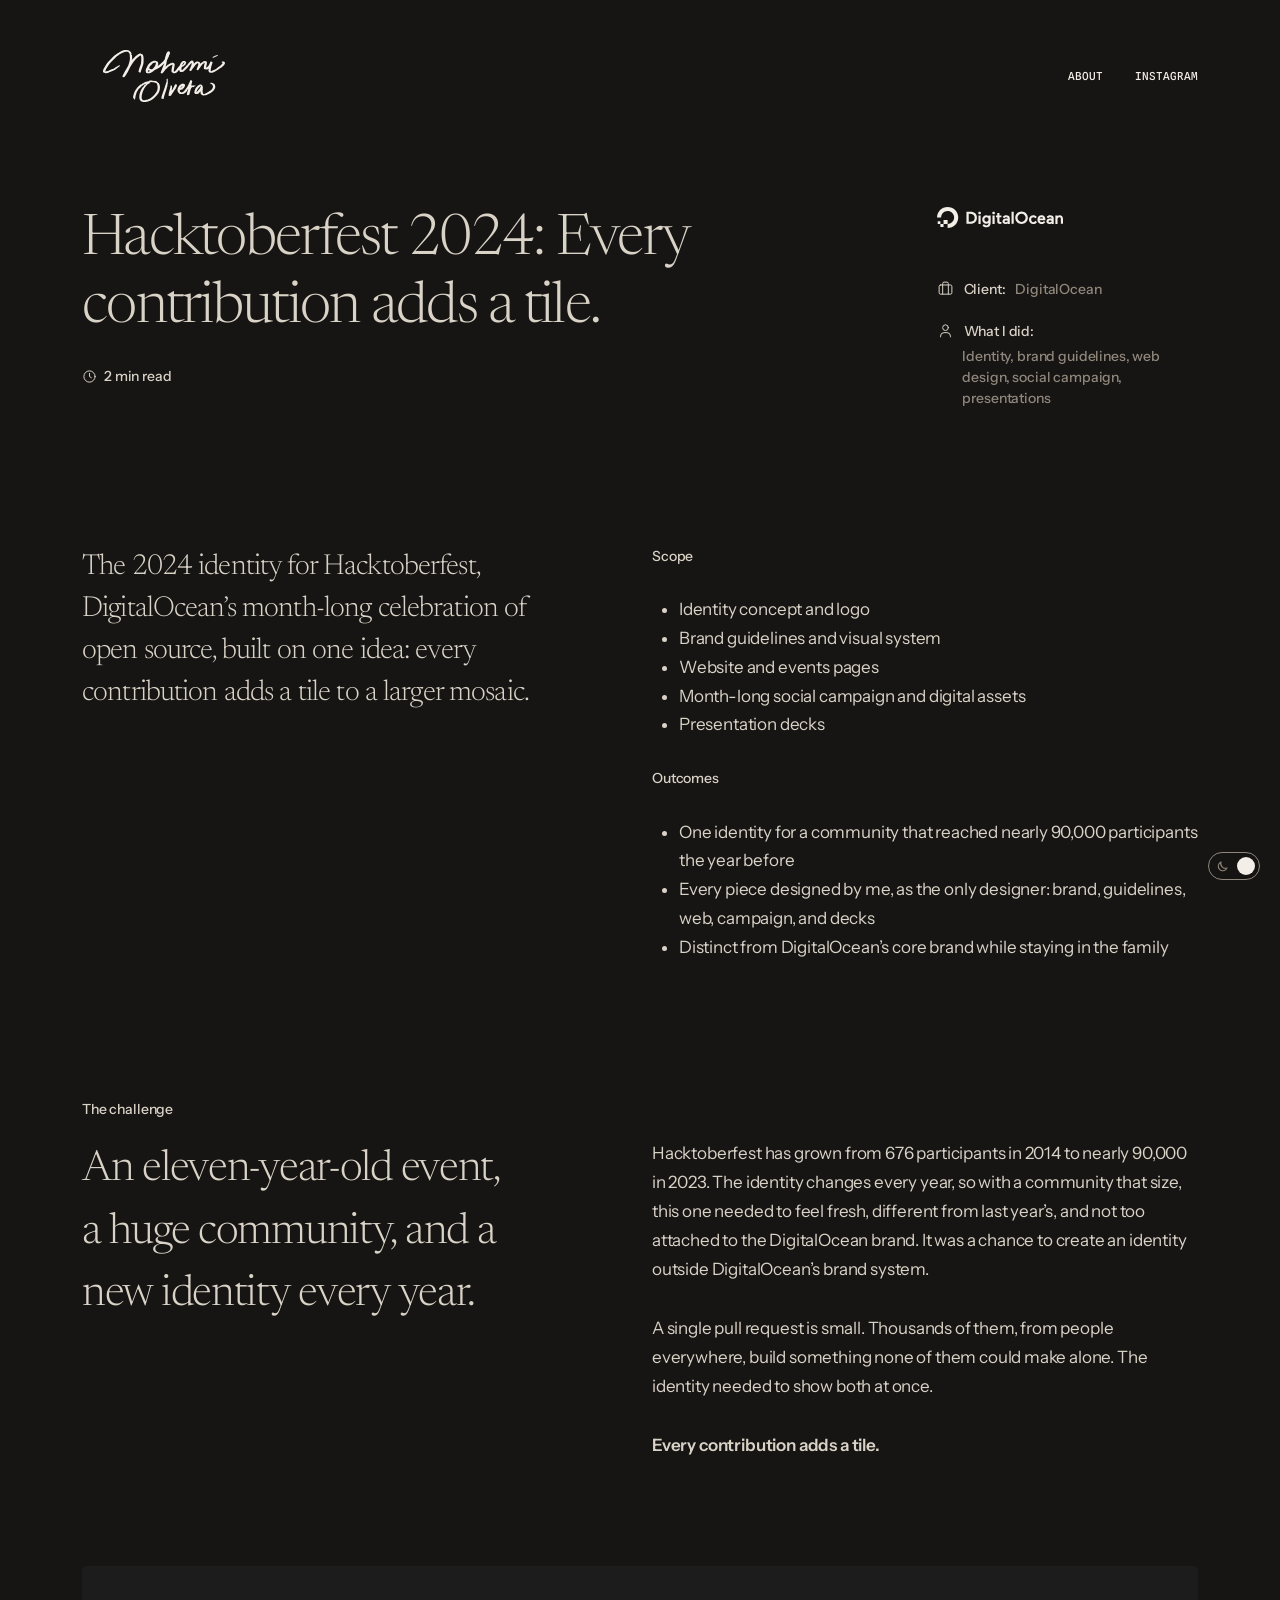
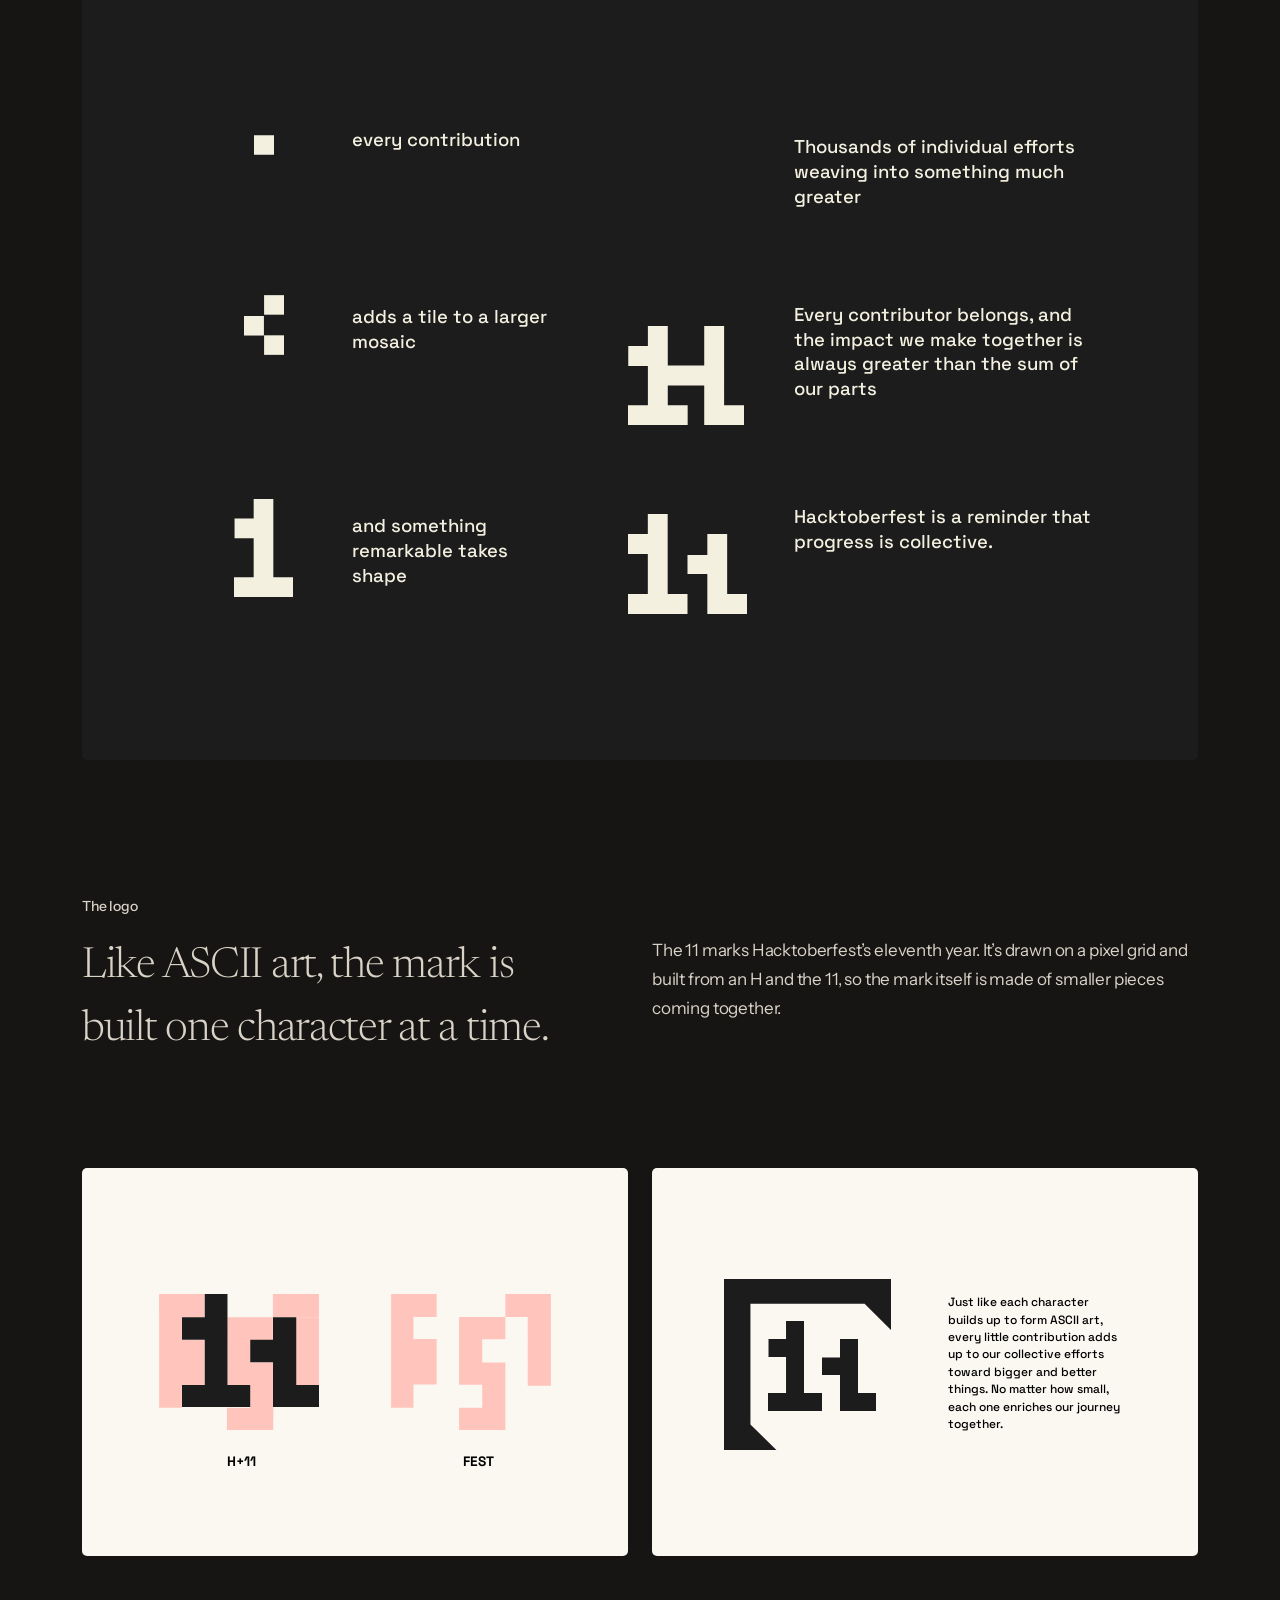
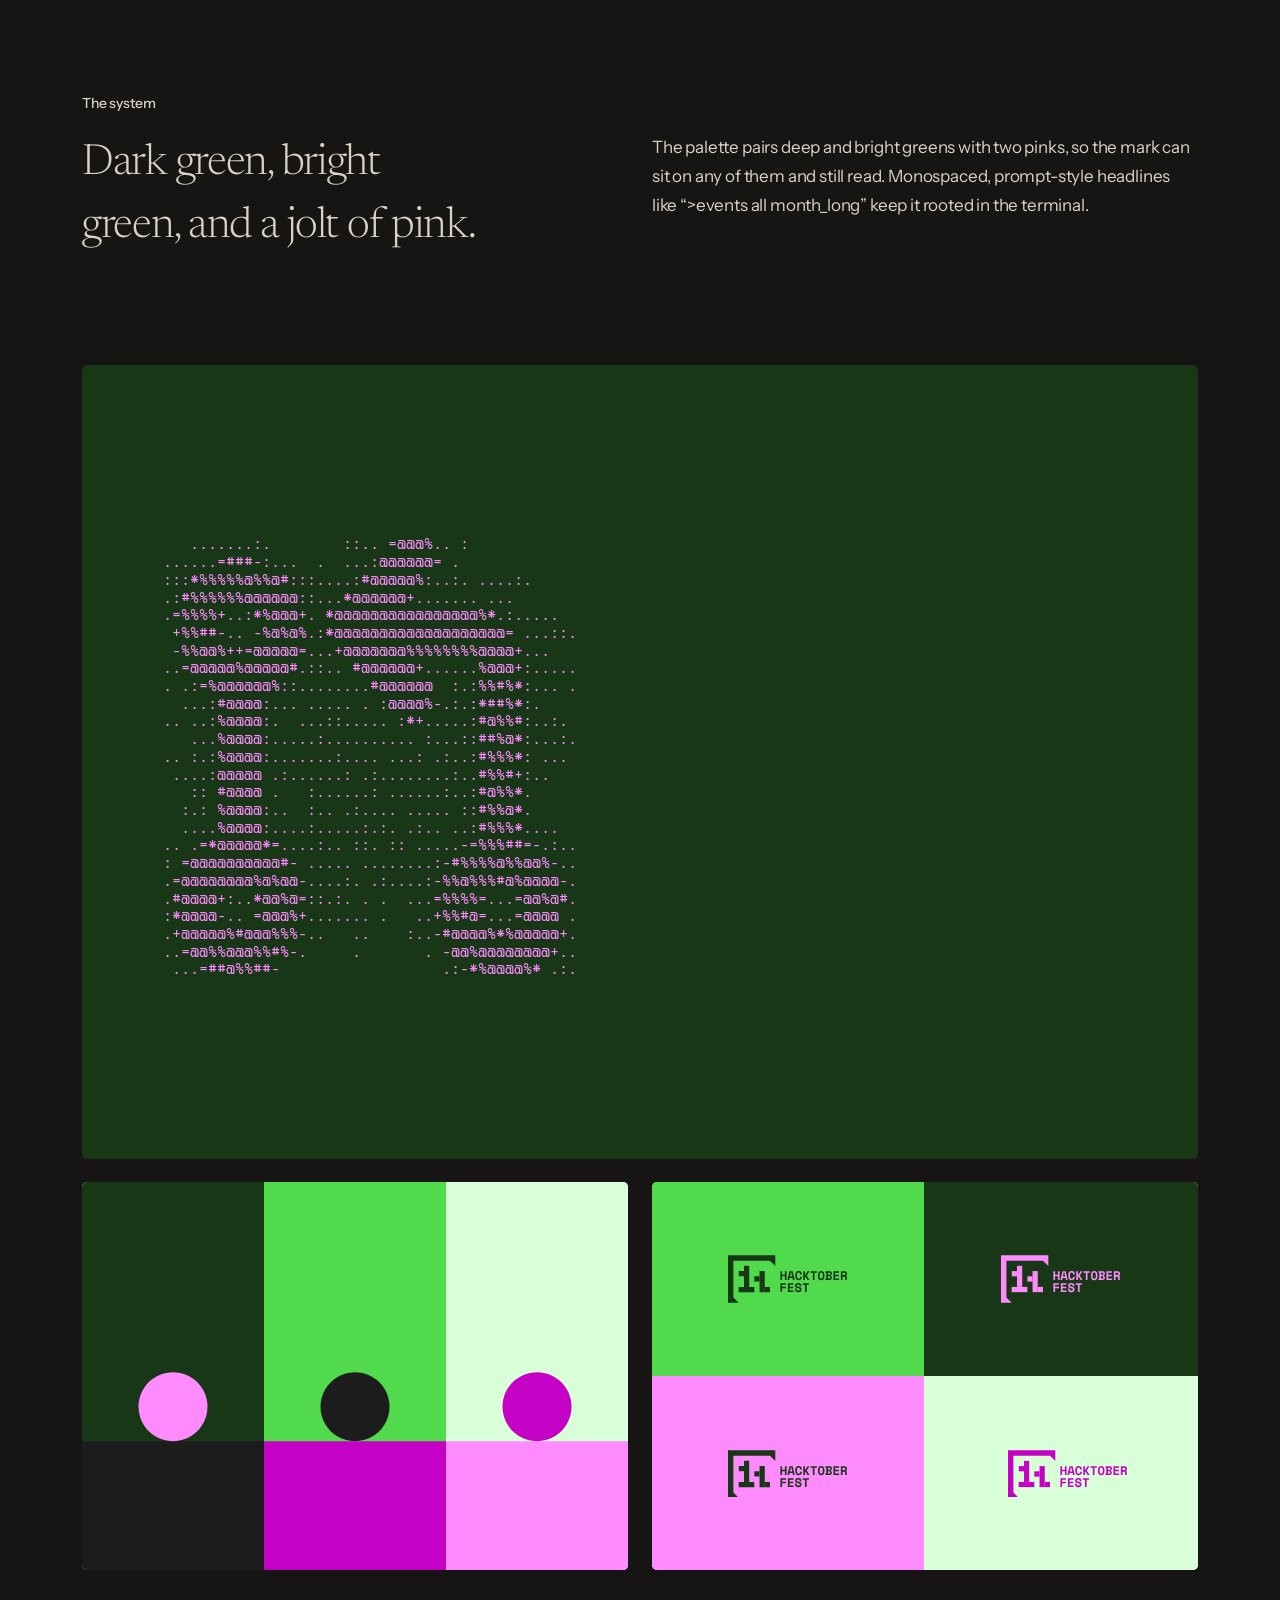
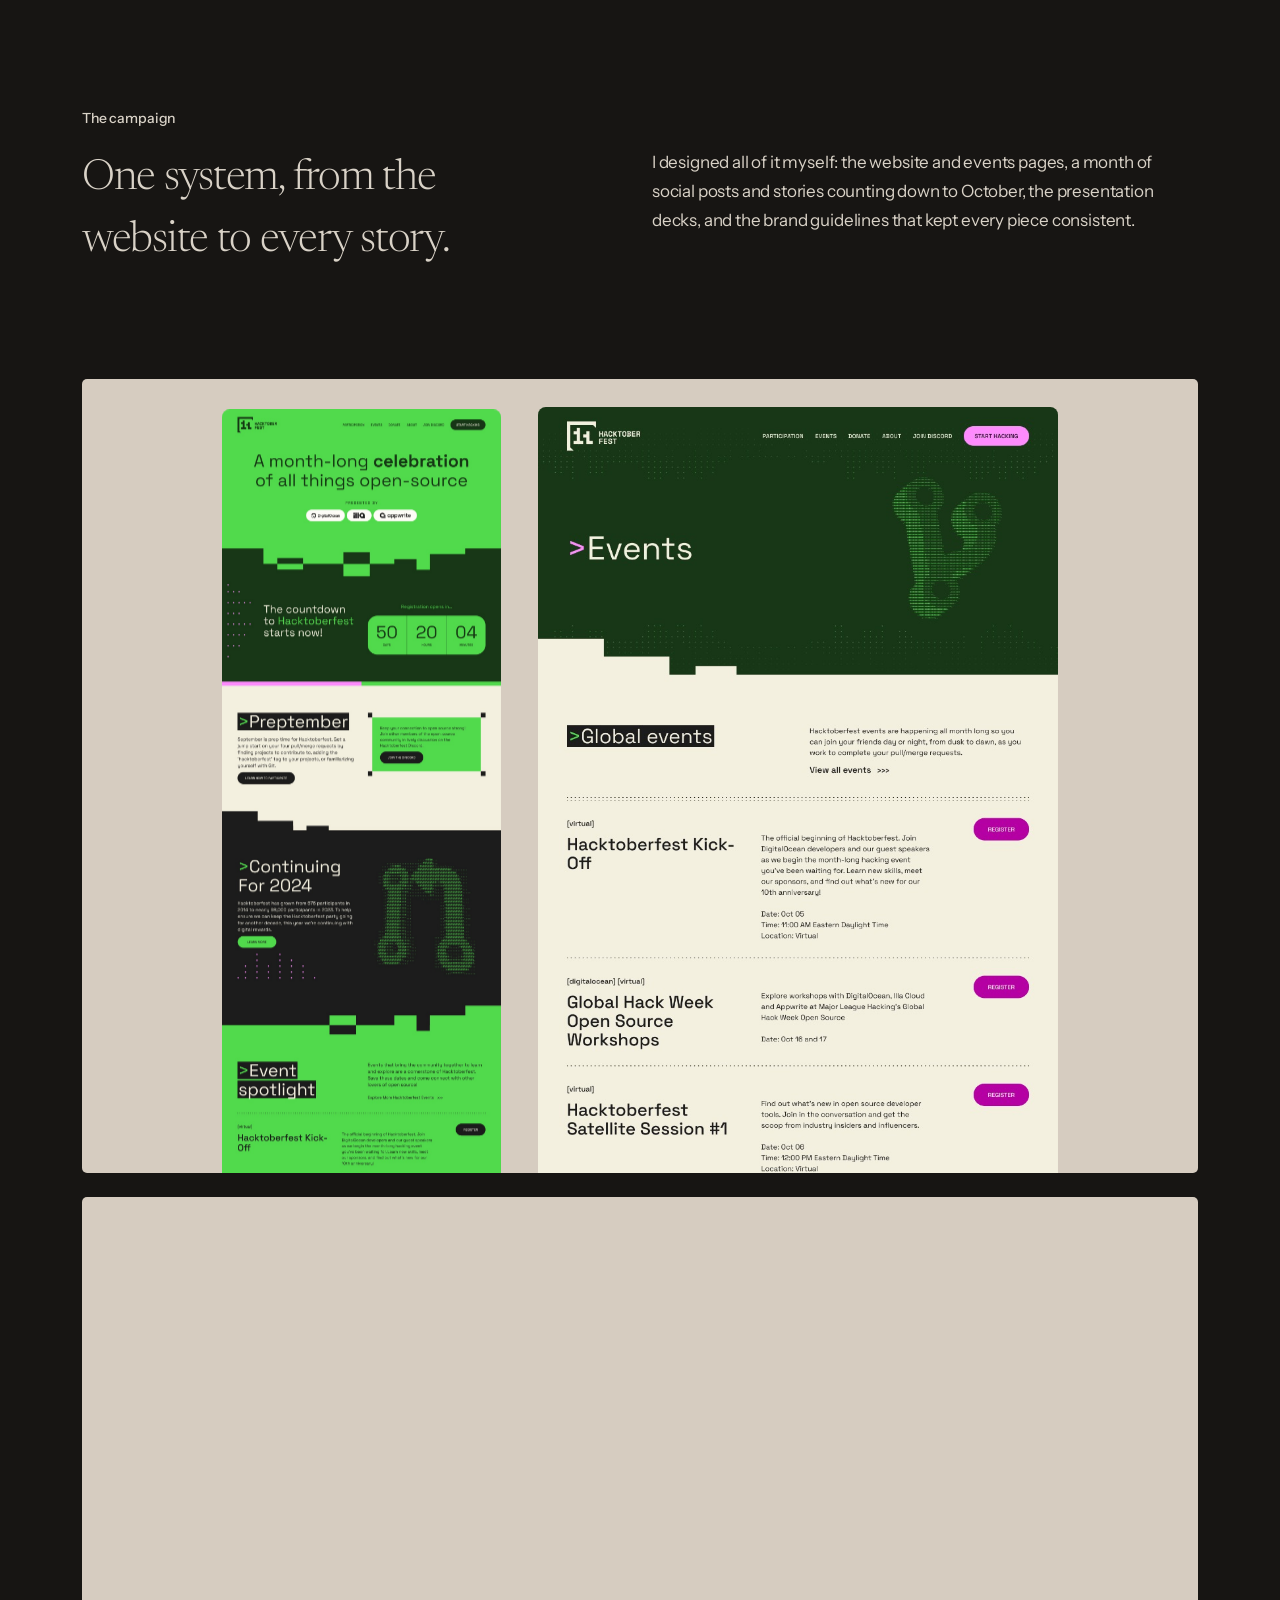
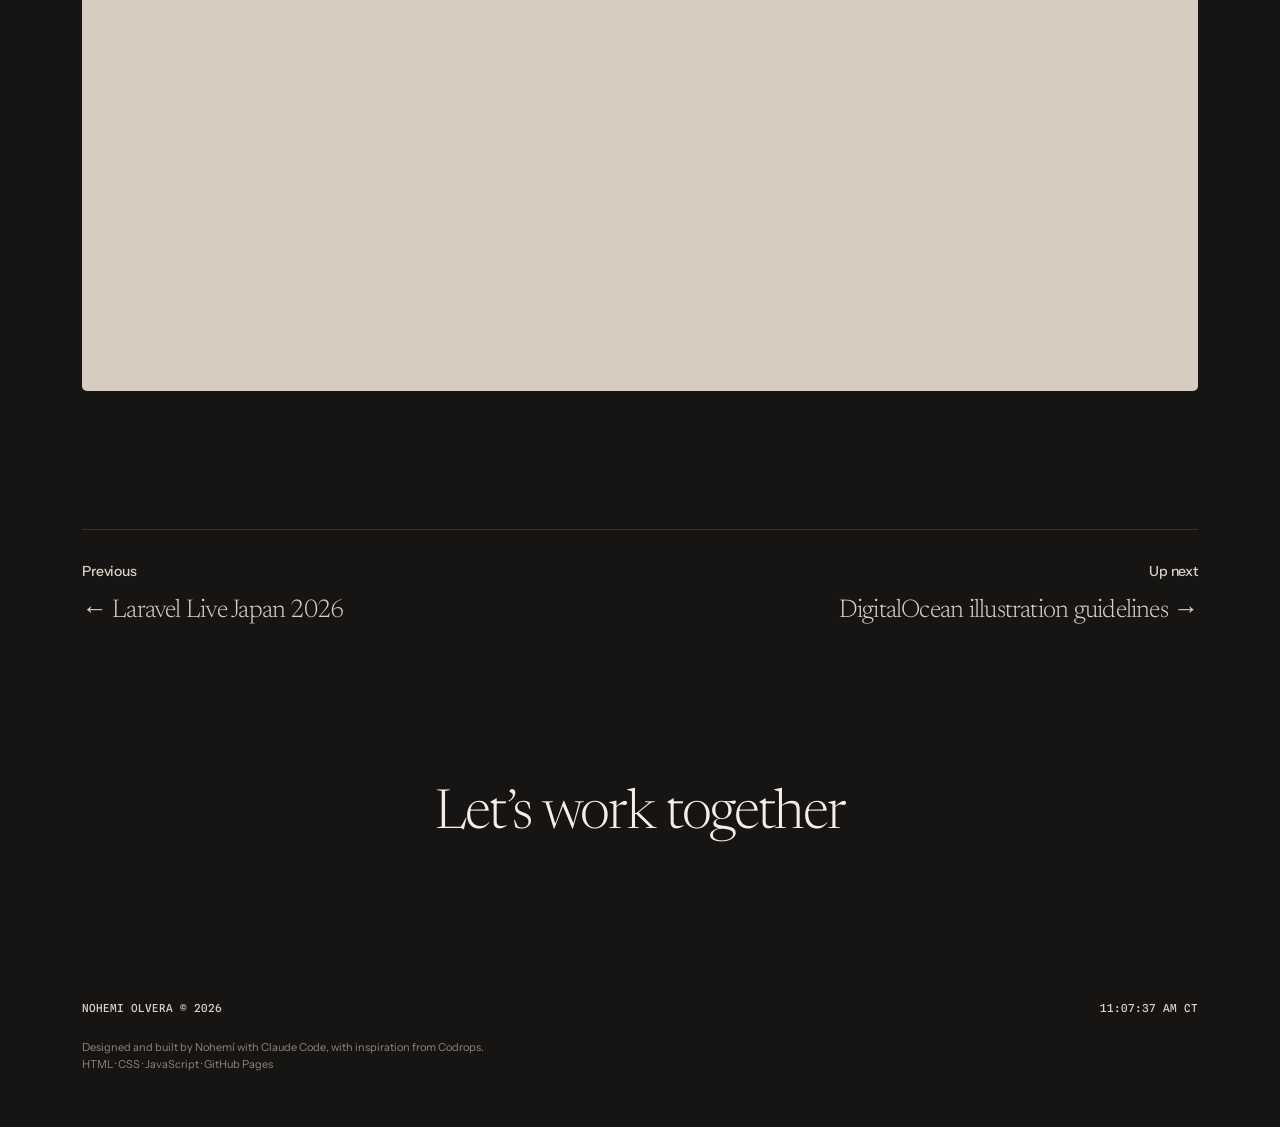
<file: hacktoberfest.html>
<!DOCTYPE html>
<html lang="en">
<head>
	<meta charset="utf-8">
	<meta name="viewport" content="width=device-width, initial-scale=1">
	<title>DigitalOcean Hacktoberfest — Nohemí Olvera</title>
	<meta name="description" content="The 2024 identity for Hacktoberfest, DigitalOcean’s month-long celebration of open source, where every contribution adds a tile to a larger mosaic.">
	<meta property="og:type" content="website">
	<meta property="og:site_name" content="Nohemí Olvera">
	<meta property="og:title" content="DigitalOcean Hacktoberfest — Nohemí Olvera">
	<meta property="og:description" content="The 2024 identity for Hacktoberfest, DigitalOcean’s month-long celebration of open source, where every contribution adds a tile to a larger mosaic.">
	<meta property="og:url" content="https://nohemi.design/hacktoberfest.html">
	<meta property="og:image" content="https://nohemi.design/assets/og-image.png">
	<meta property="og:image:width" content="1200">
	<meta property="og:image:height" content="630">
	<meta property="og:image:alt" content="Nohemí designs brands for tech">
	<meta name="twitter:card" content="summary_large_image">
	<link rel="icon" href="favicon.ico">
	<link rel="icon" href="favicon.svg" type="image/svg+xml">
	<link rel="preconnect" href="https://fonts.googleapis.com">
	<link rel="preconnect" href="https://fonts.gstatic.com" crossorigin>
	<link href="https://fonts.googleapis.com/css2?family=Instrument+Sans:wght@400;500;600&family=Newsreader:opsz,wght@6..72,200;6..72,300;6..72,400;6..72,600&family=Space+Grotesk:wght@500;700&family=Space+Mono&family=Spline+Sans+Mono:wght@500&display=swap" rel="stylesheet">
	<meta name="theme-color" content="#171513">
	<script src="theme.js?v=20261105c"></script>
	<script src="transition.js"></script>
	<link rel="stylesheet" href="style.css?v=20261114q">
	<script>document.documentElement.classList.add('js')</script>
</head>
<body class="case">
	<header class="site-header">
		<a class="logo" href="index.html" aria-label="Nohemí Olvera, home"><img src="assets/logo-signature.svg" width="143" height="61" alt=""></a>
		<nav class="nav" aria-label="Main">
			<a href="about.html">About</a>
			<a href="https://www.instagram.com/by.nohemi/" target="_blank" rel="noopener">Instagram</a>
		</nav>
	</header>

	<main>
		<article>
			<header class="case-hero grid">
				<div class="case-heading">
					<h1 class="case-title">Hacktoberfest 2024: Every contribution adds a tile.</h1>
					<p class="label case-read">2 min read</p>
				</div>
				<div class="case-meta">
					<img class="case-client-logo" src="assets/logo-digitalocean.svg" width="126" height="21" alt="DigitalOcean">
					<dl>
						<div class="case-meta-client"><dt>Client:</dt> <dd>DigitalOcean</dd></div>
						<div class="case-meta-role"><dt>What I did:</dt> <dd>Identity, brand guidelines, web design, social campaign, presentations</dd></div>
					</dl>
				</div>
			</header>

			<section class="case-section grid reveal">
				<p class="case-lead">The 2024 identity for Hacktoberfest, DigitalOcean’s month-long celebration of open source, built on one idea: every contribution adds a tile to a larger mosaic.</p>
				<div class="case-body">
					<h2 id="scope" class="label">Scope</h2>
					<ul aria-labelledby="scope">
						<li>Identity concept and logo</li>
						<li>Brand guidelines and visual system</li>
						<li>Website and events pages</li>
						<li>Month-long social campaign and digital assets</li>
						<li>Presentation decks</li>
					</ul>
					<h2 id="outcomes" class="label">Outcomes</h2>
					<ul aria-labelledby="outcomes">
						<li>One identity for a community that reached nearly 90,000 participants the year before</li>
						<li>Every piece designed by me, as the only designer: brand, guidelines, web, campaign, and decks</li>
						<li>Distinct from DigitalOcean’s core brand while staying in the family</li>
					</ul>
				</div>
			</section>

			<section class="case-section grid reveal" aria-labelledby="challenge">
				<h2 id="challenge" class="label span-12">The challenge</h2>
				<h3 class="case-lead case-lead--lg">An eleven-year-old event, a huge community, and a new identity every year.</h3>
				<div class="case-body">
					<p>Hacktoberfest has grown from 676 participants in 2014 to nearly 90,000 in 2023. The identity changes every year, so with a community that size, this one needed to feel fresh, different from last year’s, and not too attached to the DigitalOcean brand. It was a chance to create an identity outside DigitalOcean’s brand system.</p>
					<p>A single pull request is small. Thousands of them, from people everywhere, build something none of them could make alone. The identity needed to show both at once.</p>
					<blockquote class="case-quote"><p>Every contribution adds a tile.</p></blockquote>
				</div>
			</section>

			<div class="case-media grid">
				<figure class="reveal tile span-12 hf-slide hf-slide--concept" role="img" aria-label="Concept: a single tile grows into the 11 mark. Every contribution adds a tile to a larger mosaic, and something remarkable takes shape.">
					<img src="assets/hf-s1-vector.svg" style="left: 15.4%; top: 21.34%; width: 1.79%" alt="">
					<img src="assets/hf-s1-group3977.svg" style="left: 14.49%; top: 41.46%; width: 3.6%" alt="">
					<img src="assets/hf-s1-one.svg" style="left: 13.59%; top: 67.10%; width: 5.36%" alt="">
					<p style="left: 24.22%; top: 20.37%; width: 17.29%" aria-hidden="true">every contribution</p>
					<p style="left: 24.22%; top: 42.73%; width: 17.78%" aria-hidden="true">adds a tile to a larger mosaic</p>
					<p style="left: 24.22%; top: 69.1%; width: 16.53%" aria-hidden="true">and something remarkable takes shape</p>
					<img src="assets/hf-s1-h.svg" style="left: 48.91%; top: 45.34%; width: 10.42%" alt="">
					<img src="assets/hf-s1-eleven.svg" style="left: 48.91%; top: 69.06%; width: 10.71%" alt="">
					<p style="left: 63.81%; top: 21.34%; width: 26.94%" aria-hidden="true">Thousands of individual efforts weaving into something much greater</p>
					<p style="left: 63.81%; top: 42.44%; width: 26.67%" aria-hidden="true">Every contributor belongs, and the impact we make together is always greater than the sum of our parts</p>
					<p style="left: 63.81%; top: 67.93%; width: 27.78%" aria-hidden="true">Hacktoberfest is a reminder that progress is collective.</p>
				</figure>
			</div>

			<section class="case-section grid reveal" aria-labelledby="logo">
				<h2 id="logo" class="label span-12">The logo</h2>
				<h3 class="case-lead case-lead--lg">Like ASCII art, the mark is built one character at a time.</h3>
				<div class="case-body">
					<p>The 11 marks Hacktoberfest’s eleventh year. It’s drawn on a pixel grid and built from an H and the 11, so the mark itself is made of smaller pieces coming together.</p>
				</div>
			</section>

			<div class="case-media grid">
				<figure class="reveal tile span-6 hf-slide hf-slide--light" role="img" aria-label="Logo construction: the H and the 11 overlap to form the mark, beside the FEST letterforms">
					<img src="assets/hf-s2-group4010.svg" style="left: 14.17%; top: 32.42%; width: 29.23%" alt="">
					<img src="assets/hf-s2-group4011.svg" style="left: 56.6%; top: 32.42%; width: 29.23%" alt="">
					<img src="assets/hf-s2-group46.svg" style="left: 18.33%; top: 32.42%; width: 25.07%" alt="">
					<p class="hf-slide-caption" style="left: 26.53%" aria-hidden="true">H+11</p>
					<p class="hf-slide-caption" style="left: 69.79%" aria-hidden="true">FEST</p>
				</figure>
				<figure class="reveal tile span-6 hf-slide hf-slide--light" role="img" aria-label="The Hacktoberfest mark: the 11 inside a pixel frame">
					<img src="assets/hf-s3-frame.svg" style="left: 13.10%; top: 28.60%; width: 30.69%" alt="">
					<img src="assets/hf-s3-eleven.svg" style="left: 21.33%; top: 39.48%; width: 19.65%" alt="">
					<div class="hf-slide-text" aria-hidden="true">
						<p>Just like each character builds up to form ASCII art, every little contribution adds up to our collective efforts toward bigger and better things. No matter how small, each one enriches our journey together.</p>
					</div>
				</figure>
			</div>

			<section class="case-section grid reveal" aria-labelledby="system">
				<h2 id="system" class="label span-12">The system</h2>
				<h3 class="case-lead case-lead--lg">Dark green, bright green, and a jolt of pink.</h3>
				<div class="case-body">
					<p>The palette pairs deep and bright greens with two pinks, so the mark can sit on any of them and still read. Monospaced, prompt-style headlines like “>events all month_long” keep it rooted in the terminal.</p>
				</div>
			</section>

			<div class="case-media grid">
				<figure class="reveal tile span-12 hf-slide hf-events lc-anim" role="img" aria-label="Events slide: an ASCII-art 11 builds up one character at a time beside the Hacktoberfest logo and the headline “>events all month_long”">
					<svg class="hf-events-dots" viewBox="0 0 1008 716.8" aria-hidden="true"><circle cx="949.3" cy="19.1" r="1.4"/><circle cx="969.2" cy="19.1" r="1.4"/><circle cx="989.1" cy="19.1" r="1.4"/><circle cx="909.5" cy="58.1" r="1.4"/><circle cx="929.4" cy="58.1" r="1.4"/><circle cx="949.3" cy="58.1" r="1.4"/><circle cx="969.2" cy="58.1" r="1.4"/><circle cx="989.1" cy="58.1" r="1.4"/><circle cx="949.3" cy="97.1" r="1.4"/><circle cx="969.2" cy="97.1" r="1.4"/><circle cx="989.1" cy="97.1" r="1.4"/><circle cx="909.5" cy="136.1" r="1.4"/><circle cx="929.4" cy="136.1" r="1.4"/><circle cx="949.3" cy="136.1" r="1.4"/><circle cx="969.2" cy="136.1" r="1.4"/><circle cx="989.1" cy="136.1" r="1.4"/><circle cx="929.4" cy="175.2" r="1.4"/><circle cx="80.2" cy="697.7" r="1.4"/><circle cx="949.3" cy="175.2" r="1.4"/><circle cx="60.3" cy="697.7" r="1.4"/><circle cx="969.2" cy="175.2" r="1.4"/><circle cx="40.4" cy="697.7" r="1.4"/><circle cx="989.1" cy="175.2" r="1.4"/><circle cx="20.5" cy="697.7" r="1.4"/><circle cx="949.3" cy="214.2" r="1.4"/><circle cx="60.3" cy="658.7" r="1.4"/><circle cx="969.2" cy="214.2" r="1.4"/><circle cx="40.4" cy="658.7" r="1.4"/><circle cx="989.1" cy="214.2" r="1.4"/><circle cx="20.5" cy="658.7" r="1.4"/><circle cx="949.3" cy="253.2" r="1.4"/><circle cx="60.3" cy="619.7" r="1.4"/><circle cx="969.2" cy="253.2" r="1.4"/><circle cx="40.4" cy="619.7" r="1.4"/><circle cx="989.1" cy="253.2" r="1.4"/><circle cx="20.5" cy="619.7" r="1.4"/></svg>
					<pre class="hf-ascii" data-ascii-live aria-hidden="true">   .........        .....-%@@#....
.....:+%%%+:.... .  ...:%@@@@@-...
..:*@@@@@@@@@*:......:*@@@@@%:............
.:%@@@@@@@@@@@%:....+@@@@@@=...........
.+@@@@*:.:*@@@@+..=@@@@@@@@@@@@@@@@%+.......
.*@@@%-...-%@@@#..+@@@@@@@@@@@@@@@@@@@+.......
.=@@@@@+=+@@@@@-...+@@@@@@@#######@@@@@+...
..+@@@@@@@@@@@+......*@@@@@%-.....:%@@@#:.....
...:+@@@@@@@*:.........*@@@@@@....:%@@@#:.....
  ...:#@@@%:.............@@@@@-...:%@@@#:..
.....:#@@@%:..............:++.....:%@@@#:....
  ...:#@@@%:......................:%@@@#:.....
.....:#@@@%:......................:%@@@#:....
 ....:#@@@%:......................:%@@@#:...
  ...:#@@@%:......................:%@@@#:
  ...:#@@@%:......................:%@@@#:.
  ...:#@@@%:......................:%@@@#:...
....-+@@@@@+-....................-+@@@@@+-....
..-%@@@@@@@@@%-................-%@@@@@@@@@%-..
.-@@@@@@@@@@@@@-..............-@@@@@@@@@@@@@-.
.*@@@@=...+@@@@+....... .  ...+@@@@+...=@@@@*.
.*@@@@=...=@@@@*....... .  ...*@@@@=...=@@@@ .
.-@@@@@%#%@@@@@-..   ..    ...-@@@@@%#%@@@@@=.
..=@@@@@@@@@@@=...   .       ..-@@@@@@@@@@@=..
 ...=#%@@@%#=..                ..=#%@@@@#=....</pre>
					<img class="hf-events-logo" src="assets/hf-s4-logo.svg" width="220" height="88" alt="">
					<svg class="hf-events-text" viewBox="0 0 452 242" aria-hidden="true"><g class="hf-ev-l1"><path d="M332.634 47.04V0H336.666V47.04H332.634Z"/><path d="M316.753 47.04V0H320.785V47.04H316.753Z"/><path d="M288.178 47.9807C285.893 47.9807 283.81 47.5999 281.929 46.8383C280.092 46.0319 278.636 44.8671 277.561 43.3439C276.485 41.8207 275.948 39.9839 275.948 37.8335C275.948 35.6383 276.485 33.8239 277.561 32.3903C278.636 30.9567 280.092 29.8815 281.929 29.1647C283.765 28.4479 285.804 28.0895 288.044 28.0895H300.005V25.4687C300.005 22.8255 299.244 20.7647 297.721 19.2863C296.197 17.8079 293.98 17.0687 291.068 17.0687C288.201 17.0687 285.916 17.7855 284.213 19.2191C282.556 20.6079 281.436 22.4895 280.853 24.8639L276.956 23.7215C277.493 21.7951 278.345 20.0703 279.509 18.5471C280.674 16.9791 282.22 15.7471 284.146 14.8511C286.073 13.9103 288.38 13.4399 291.068 13.4399C295.189 13.4399 298.37 14.5151 300.61 16.6655C302.895 18.8159 304.037 21.8175 304.037 25.6703V41.5295C304.037 42.8735 304.665 43.5455 305.919 43.5455H309.077V47.0399H304.777C303.388 47.0399 302.29 46.6367 301.484 45.8303C300.677 44.9791 300.274 43.8367 300.274 42.4031V41.9327H299.602C299.02 42.9183 298.258 43.8815 297.317 44.8223C296.421 45.7631 295.234 46.5247 293.756 47.1071C292.277 47.6895 290.418 47.9807 288.178 47.9807ZM288.447 44.3519C291.897 44.3519 294.674 43.3215 296.78 41.2607C298.93 39.1551 300.005 36.1983 300.005 32.3903V31.5839H288.111C285.781 31.5839 283.833 32.0991 282.265 33.1295C280.741 34.1151 279.98 35.6607 279.98 37.7663C279.98 39.8719 280.764 41.5071 282.332 42.6719C283.945 43.7919 285.983 44.3519 288.447 44.3519Z"/><path d="M238.307 47.9807C234.364 47.9807 230.982 47.0399 228.159 45.1583C225.382 43.2767 223.679 40.1631 223.052 35.8175L227.017 35.0783C227.375 37.4527 228.092 39.3343 229.167 40.7231C230.287 42.0671 231.631 43.0303 233.199 43.6127C234.812 44.1951 236.515 44.4863 238.307 44.4863C240.995 44.4863 243.145 43.9487 244.758 42.8735C246.415 41.7535 247.244 40.2303 247.244 38.3039C247.244 36.3327 246.46 34.9663 244.892 34.2047C243.369 33.4431 241.331 32.8383 238.777 32.3903L235.686 31.8527C233.625 31.4943 231.766 30.9567 230.108 30.2399C228.451 29.4783 227.129 28.4703 226.143 27.2159C225.203 25.9615 224.732 24.3935 224.732 22.5119C224.732 19.6895 225.83 17.4719 228.025 15.8591C230.265 14.2463 233.222 13.4399 236.895 13.4399C240.614 13.4399 243.593 14.2911 245.833 15.9935C248.118 17.6511 249.551 20.0703 250.134 23.2511L246.371 24.0575C245.923 21.4591 244.847 19.6223 243.145 18.5471C241.487 17.4719 239.404 16.9343 236.895 16.9343C234.431 16.9343 232.46 17.4047 230.982 18.3455C229.503 19.2863 228.764 20.6751 228.764 22.5119C228.764 24.3039 229.436 25.6255 230.78 26.4767C232.124 27.2831 233.961 27.8879 236.291 28.2911L239.382 28.8287C241.622 29.1871 243.638 29.7247 245.43 30.4415C247.222 31.1135 248.633 32.0767 249.663 33.3311C250.739 34.5855 251.276 36.2431 251.276 38.3039C251.276 41.3951 250.111 43.7919 247.782 45.4943C245.452 47.1519 242.294 47.9807 238.307 47.9807Z"/><path d="M206.124 47.04C204.377 47.04 203.055 46.592 202.159 45.696C201.308 44.8 200.882 43.5456 200.882 41.9328V18.0096H190.399V14.3808H200.882V2.15039H204.914V14.3808H216.338V18.0096H204.914V41.3952C204.914 42.7392 205.586 43.4112 206.93 43.4112H214.591V47.04H206.124Z"/><path d="M154.068 47.0399V14.3807H157.966V20.4287H158.772C159.579 18.6815 160.9 17.1359 162.737 15.7919C164.574 14.4031 167.24 13.7087 170.734 13.7087C173.108 13.7087 175.281 14.2015 177.252 15.1871C179.224 16.1727 180.792 17.6735 181.956 19.6895C183.166 21.6607 183.771 24.1471 183.771 27.1487V47.0399H179.739V27.4175C179.739 23.8335 178.843 21.2575 177.051 19.6895C175.259 18.1215 172.862 17.3375 169.86 17.3375C166.5 17.3375 163.7 18.4575 161.46 20.6975C159.22 22.8927 158.1 26.2303 158.1 30.7103V47.0399H154.068Z"/><path d="M128.959 47.9807C125.599 47.9807 122.664 47.2863 120.155 45.8975C117.691 44.4639 115.765 42.4703 114.376 39.9167C112.987 37.3631 112.293 34.4287 112.293 31.1135V30.3071C112.293 26.9471 112.987 24.0127 114.376 21.5039C115.765 18.9503 117.669 16.9791 120.088 15.5903C122.552 14.1567 125.352 13.4399 128.488 13.4399C131.535 13.4399 134.223 14.0895 136.552 15.3887C138.927 16.6431 140.786 18.4799 142.13 20.8991C143.474 23.2735 144.146 26.1183 144.146 29.4335V31.5839H116.325C116.459 35.6607 117.691 38.8191 120.021 41.0591C122.395 43.2543 125.375 44.3519 128.959 44.3519C132.005 44.3519 134.357 43.6575 136.015 42.2687C137.717 40.8799 139.016 39.1775 139.912 37.1615L143.541 38.7743C142.869 40.2527 141.928 41.7087 140.719 43.1423C139.554 44.5311 138.031 45.6959 136.149 46.6367C134.267 47.5327 131.871 47.9807 128.959 47.9807ZM116.392 28.0895H140.047C139.867 24.5503 138.725 21.8399 136.619 19.9583C134.514 18.0319 131.803 17.0687 128.488 17.0687C125.218 17.0687 122.507 18.0319 120.357 19.9583C118.207 21.8399 116.885 24.5503 116.392 28.0895Z"/><path d="M88.3232 47.0399L76.0928 14.3807H80.3936L91.1456 43.9487H91.952L102.704 14.3807H107.005L94.7744 47.0399H88.3232Z"/><path d="M55.918 47.9807C52.558 47.9807 49.6236 47.2863 47.1148 45.8975C44.6508 44.4639 42.7244 42.4703 41.3356 39.9167C39.9468 37.3631 39.2524 34.4287 39.2524 31.1135V30.3071C39.2524 26.9471 39.9468 24.0127 41.3356 21.5039C42.7244 18.9503 44.6284 16.9791 47.0476 15.5903C49.5116 14.1567 52.3116 13.4399 55.4476 13.4399C58.494 13.4399 61.182 14.0895 63.5116 15.3887C65.886 16.6431 67.7452 18.4799 69.0892 20.8991C70.4332 23.2735 71.1052 26.1183 71.1052 29.4335V31.5839H43.2844C43.4188 35.6607 44.6508 38.8191 46.9804 41.0591C49.3548 43.2543 52.334 44.3519 55.918 44.3519C58.9644 44.3519 61.3164 43.6575 62.974 42.2687C64.6764 40.8799 65.9756 39.1775 66.8716 37.1615L70.5004 38.7743C69.8284 40.2527 68.8876 41.7087 67.678 43.1423C66.5132 44.5311 64.99 45.6959 63.1084 46.6367C61.2268 47.5327 58.83 47.9807 55.918 47.9807ZM43.3516 28.0895H67.006C66.8268 24.5503 65.6844 21.8399 63.5788 19.9583C61.4732 18.0319 58.7628 17.0687 55.4476 17.0687C52.1772 17.0687 49.4668 18.0319 47.3164 19.9583C45.166 21.8399 43.8444 24.5503 43.3516 28.0895Z"/><path d="M0 38.304V33.6L23.9904 23.856V23.184L0 13.44V8.73596L28.224 20.832V26.208L0 38.304Z"/></g><g class="hf-ev-l2"><path d="M384.637 93.8447V93.0383C384.637 89.5887 385.331 86.6319 386.72 84.1679C388.154 81.7039 390.058 79.7999 392.432 78.4559C394.806 77.1119 397.45 76.4399 400.362 76.4399C403.946 76.4399 406.723 77.1567 408.694 78.5903C410.71 79.9791 412.189 81.5695 413.13 83.3615H413.936V77.3807H417.699V118.373C417.699 119.986 417.274 121.24 416.422 122.136C415.571 123.032 414.272 123.48 412.525 123.48H390.214V119.851H411.718C413.107 119.851 413.802 119.179 413.802 117.835V103.79H412.995C412.413 104.866 411.584 105.918 410.509 106.949C409.478 107.979 408.134 108.83 406.477 109.502C404.819 110.13 402.781 110.443 400.362 110.443C397.45 110.443 394.784 109.771 392.365 108.427C389.99 107.083 388.109 105.179 386.72 102.715C385.331 100.206 384.637 97.2495 384.637 93.8447ZM401.302 106.814C405.021 106.814 408.022 105.65 410.307 103.32C412.637 100.99 413.802 97.7871 413.802 93.7103V93.1727C413.802 89.0511 412.637 85.8479 410.307 83.5631C408.022 81.2335 405.021 80.0687 401.302 80.0687C397.629 80.0687 394.627 81.2335 392.298 83.5631C389.968 85.8479 388.803 89.0511 388.803 93.1727V93.7103C388.803 97.7871 389.968 100.99 392.298 103.32C394.627 105.65 397.629 106.814 401.302 106.814Z"/><path d="M345.103 110.04V77.3807H349V83.4287H349.807C350.613 81.6815 351.935 80.1359 353.771 78.7919C355.608 77.4031 358.274 76.7087 361.768 76.7087C364.143 76.7087 366.315 77.2015 368.287 78.1871C370.258 79.1727 371.826 80.6735 372.991 82.6895C374.2 84.6607 374.805 87.1471 374.805 90.1487V110.04H370.773V90.4175C370.773 86.8335 369.877 84.2575 368.085 82.6895C366.293 81.1215 363.896 80.3375 360.895 80.3375C357.535 80.3375 354.735 81.4575 352.495 83.6975C350.255 85.8927 349.135 89.2303 349.135 93.7103V110.04H345.103Z"/><path d="M318.35 110.981C315.034 110.981 312.122 110.286 309.614 108.898C307.15 107.464 305.223 105.493 303.834 102.984C302.49 100.43 301.818 97.4735 301.818 94.1135V93.3071C301.818 89.9471 302.49 87.0127 303.834 84.5039C305.223 81.9503 307.15 79.9791 309.614 78.5903C312.122 77.1567 315.034 76.4399 318.35 76.4399C321.665 76.4399 324.554 77.1567 327.018 78.5903C329.527 79.9791 331.454 81.9503 332.798 84.5039C334.186 87.0127 334.881 89.9471 334.881 93.3071V94.1135C334.881 97.4735 334.186 100.43 332.798 102.984C331.454 105.493 329.527 107.464 327.018 108.898C324.554 110.286 321.665 110.981 318.35 110.981ZM318.35 107.352C322.202 107.352 325.249 106.142 327.489 103.723C329.729 101.259 330.849 98.0111 330.849 93.9791V93.4415C330.849 89.4095 329.729 86.1839 327.489 83.7647C325.249 81.3007 322.202 80.0687 318.35 80.0687C314.542 80.0687 311.495 81.3007 309.21 83.7647C306.97 86.1839 305.85 89.4095 305.85 93.4415V93.9791C305.85 98.0111 306.97 101.259 309.21 103.723C311.495 106.142 314.542 107.352 318.35 107.352Z"/><path d="M287.55 110.04V63H291.582V110.04H287.55Z"/><path d="M245.475 117.163V113.4H276.118V117.163H245.475Z"/><path d="M204.731 110.04V63H208.763V83.0928H209.569C210.107 82.0176 210.846 81.0096 211.787 80.0688C212.773 79.0832 214.027 78.2992 215.55 77.7168C217.118 77.0896 219.067 76.776 221.397 76.776C223.771 76.776 225.944 77.2688 227.915 78.2544C229.886 79.24 231.454 80.7184 232.619 82.6896C233.829 84.6608 234.433 87.1472 234.433 90.1488V110.04H230.401V90.4176C230.401 86.8336 229.505 84.28 227.713 82.7568C225.921 81.1888 223.525 80.4048 220.523 80.4048C217.163 80.4048 214.363 81.5024 212.123 83.6976C209.883 85.8928 208.763 89.2304 208.763 93.7104V110.04H204.731Z"/><path d="M185.517 110.04C183.77 110.04 182.448 109.592 181.552 108.696C180.701 107.8 180.276 106.546 180.276 104.933V81.0096H169.792V77.3808H180.276V65.1504H184.308V77.3808H195.732V81.0096H184.308V104.395C184.308 105.739 184.98 106.411 186.324 106.411H193.984V110.04H185.517Z"/><path d="M133.462 110.04V77.3807H137.36V83.4287H138.166C138.972 81.6815 140.294 80.1359 142.131 78.7919C143.968 77.4031 146.633 76.7087 150.128 76.7087C152.502 76.7087 154.675 77.2015 156.646 78.1871C158.617 79.1727 160.185 80.6735 161.35 82.6895C162.56 84.6607 163.164 87.1471 163.164 90.1487V110.04H159.132V90.4175C159.132 86.8335 158.236 84.2575 156.444 82.6895C154.652 81.1215 152.256 80.3375 149.254 80.3375C145.894 80.3375 143.094 81.4575 140.854 83.6975C138.614 85.8927 137.494 89.2303 137.494 93.7103V110.04H133.462Z"/><path d="M106.708 110.981C103.393 110.981 100.481 110.286 97.9725 108.898C95.5085 107.464 93.5821 105.493 92.1933 102.984C90.8493 100.43 90.1772 97.4735 90.1772 94.1135V93.3071C90.1772 89.9471 90.8493 87.0127 92.1933 84.5039C93.5821 81.9503 95.5085 79.9791 97.9725 78.5903C100.481 77.1567 103.393 76.4399 106.708 76.4399C110.024 76.4399 112.913 77.1567 115.377 78.5903C117.886 79.9791 119.812 81.9503 121.156 84.5039C122.545 87.0127 123.24 89.9471 123.24 93.3071V94.1135C123.24 97.4735 122.545 100.43 121.156 102.984C119.812 105.493 117.886 107.464 115.377 108.898C112.913 110.286 110.024 110.981 106.708 110.981ZM106.708 107.352C110.561 107.352 113.608 106.142 115.848 103.723C118.088 101.259 119.208 98.0111 119.208 93.9791V93.4415C119.208 89.4095 118.088 86.1839 115.848 83.7647C113.608 81.3007 110.561 80.0687 106.708 80.0687C102.9 80.0687 99.8541 81.3007 97.5693 83.7647C95.3293 86.1839 94.2093 89.4095 94.2093 93.4415V93.9791C94.2093 98.0111 95.3293 101.259 97.5693 103.723C99.8541 106.142 102.9 107.352 106.708 107.352Z"/><path d="M33.8433 110.04V77.3807H37.7409V81.6815H38.5473C39.2193 80.4719 40.2945 79.3519 41.7729 78.3215C43.2513 77.2463 45.3569 76.7087 48.0897 76.7087C50.7329 76.7087 52.8609 77.3135 54.4737 78.5231C56.1313 79.7327 57.3185 81.1887 58.0353 82.8911H58.8417C59.6033 81.1887 60.7905 79.7327 62.4033 78.5231C64.0161 77.3135 66.2785 76.7087 69.1905 76.7087C71.4305 76.7087 73.3793 77.1791 75.0369 78.1199C76.6945 79.0159 77.9937 80.2927 78.9345 81.9503C79.8753 83.5631 80.3457 85.4671 80.3457 87.6623V110.04H76.3137V88.0655C76.3137 85.7359 75.5969 83.8767 74.1633 82.4879C72.7745 81.0543 70.8033 80.3375 68.2497 80.3375C65.6513 80.3375 63.4785 81.1887 61.7313 82.8911C59.9841 84.5487 59.1105 86.9903 59.1105 90.2159V110.04H55.0785V88.0655C55.0785 85.7359 54.3617 83.8767 52.9281 82.4879C51.5393 81.0543 49.5681 80.3375 47.0145 80.3375C44.4161 80.3375 42.2433 81.1887 40.4961 82.8911C38.7489 84.5487 37.8753 86.9903 37.8753 90.2159V110.04H33.8433Z"/></g><g class="hf-ev-p"><path d="M32.717 152.176C31.8602 152.176 31.1798 151.933 30.6758 151.446C30.1718 150.958 29.9198 150.261 29.9198 149.354V148.674H30.9782V149.354C30.9782 149.908 31.121 150.354 31.4066 150.69C31.6922 151.026 32.129 151.194 32.717 151.194C33.305 151.194 33.7166 151.026 33.9518 150.69C34.187 150.354 34.3046 149.908 34.3046 149.354V144.163H33.3974V143.18H36.119V144.163H35.363V149.354C35.363 150.261 35.1362 150.958 34.6826 151.446C34.229 151.933 33.5738 152.176 32.717 152.176ZM40.5706 152.176C40.0162 152.176 39.4996 152.05 39.0208 151.798C38.5504 151.546 38.1682 151.181 37.8742 150.702C37.5802 150.223 37.4332 149.64 37.4332 148.951V148.8C37.4332 148.119 37.5802 147.54 37.8742 147.061C38.1682 146.574 38.5504 146.204 39.0208 145.952C39.4996 145.7 40.0162 145.574 40.5706 145.574C41.125 145.574 41.6374 145.7 42.1078 145.952C42.5866 146.204 42.973 146.574 43.267 147.061C43.561 147.54 43.708 148.119 43.708 148.8V148.951C43.708 149.64 43.561 150.223 43.267 150.702C42.973 151.181 42.5866 151.546 42.1078 151.798C41.6374 152.05 41.125 152.176 40.5706 152.176ZM40.5706 151.244C40.9738 151.244 41.335 151.152 41.6542 150.967C41.9734 150.782 42.2254 150.517 42.4102 150.173C42.6034 149.829 42.7 149.421 42.7 148.951V148.8C42.7 148.346 42.6034 147.947 42.4102 147.603C42.2254 147.258 41.9692 146.989 41.6416 146.796C41.3224 146.603 40.9654 146.506 40.5706 146.506C40.1758 146.506 39.8146 146.603 39.487 146.796C39.1678 146.989 38.9116 147.258 38.7184 147.603C38.5336 147.947 38.4412 148.346 38.4412 148.8V148.951C38.4412 149.421 38.5336 149.829 38.7184 150.173C38.9116 150.517 39.1678 150.782 39.487 150.967C39.8146 151.152 40.1758 151.244 40.5706 151.244ZM48.3487 144.768C48.1135 144.768 47.9077 144.679 47.7313 144.503C47.5549 144.327 47.4667 144.121 47.4667 143.886C47.4667 143.642 47.5549 143.436 47.7313 143.268C47.9077 143.092 48.1135 143.004 48.3487 143.004C48.5923 143.004 48.7981 143.092 48.9661 143.268C49.1425 143.436 49.2307 143.642 49.2307 143.886C49.2307 144.121 49.1425 144.327 48.9661 144.503C48.7981 144.679 48.5923 144.768 48.3487 144.768ZM45.6775 152V151.093H47.8699V146.658H45.9043V145.75H48.8527V151.093H50.8939V152H45.6775ZM53.2413 152V145.75H54.2241V146.809H54.3753C54.7617 145.986 55.4337 145.574 56.3913 145.574C57.1137 145.574 57.6891 145.801 58.1175 146.254C58.5459 146.7 58.7601 147.372 58.7601 148.27V152H57.7773V148.472C57.7773 147.817 57.6303 147.325 57.3363 146.998C57.0423 146.67 56.6433 146.506 56.1393 146.506C55.5513 146.506 55.0851 146.712 54.7407 147.124C54.3963 147.527 54.2241 148.069 54.2241 148.749V152H53.2413ZM70.5362 152V146.658H68.6084V145.75H70.5362V144.163C70.5362 143.877 70.6244 143.642 70.8008 143.457C70.9856 143.272 71.2208 143.18 71.5064 143.18H73.976V144.087H71.8592C71.6324 144.087 71.519 144.213 71.519 144.465V145.75H74.1272V146.658H71.519V152H70.5362ZM79.1458 152.176C78.5914 152.176 78.0748 152.05 77.596 151.798C77.1256 151.546 76.7434 151.181 76.4494 150.702C76.1554 150.223 76.0084 149.64 76.0084 148.951V148.8C76.0084 148.119 76.1554 147.54 76.4494 147.061C76.7434 146.574 77.1256 146.204 77.596 145.952C78.0748 145.7 78.5914 145.574 79.1458 145.574C79.7002 145.574 80.2126 145.7 80.683 145.952C81.1618 146.204 81.5482 146.574 81.8422 147.061C82.1362 147.54 82.2832 148.119 82.2832 148.8V148.951C82.2832 149.64 82.1362 150.223 81.8422 150.702C81.5482 151.181 81.1618 151.546 80.683 151.798C80.2126 152.05 79.7002 152.176 79.1458 152.176ZM79.1458 151.244C79.549 151.244 79.9102 151.152 80.2294 150.967C80.5486 150.782 80.8006 150.517 80.9854 150.173C81.1786 149.829 81.2752 149.421 81.2752 148.951V148.8C81.2752 148.346 81.1786 147.947 80.9854 147.603C80.8006 147.258 80.5444 146.989 80.2168 146.796C79.8976 146.603 79.5406 146.506 79.1458 146.506C78.751 146.506 78.3898 146.603 78.0622 146.796C77.743 146.989 77.4868 147.258 77.2936 147.603C77.1088 147.947 77.0164 148.346 77.0164 148.8V148.951C77.0164 149.421 77.1088 149.829 77.2936 150.173C77.4868 150.517 77.743 150.782 78.0622 150.967C78.3898 151.152 78.751 151.244 79.1458 151.244ZM83.5975 152V151.093H85.0339V146.658H83.7487V145.75H86.0167V146.582H86.1679C86.3275 146.238 86.5543 145.986 86.8483 145.826C87.1507 145.658 87.4867 145.574 87.8563 145.574C88.4779 145.574 88.9819 145.78 89.3683 146.191C89.7631 146.603 89.9731 147.204 89.9983 147.993L88.9651 148.144C88.9651 147.565 88.8265 147.149 88.5493 146.897C88.2721 146.637 87.9319 146.506 87.5287 146.506C87.0163 146.506 86.6341 146.695 86.3821 147.073C86.1385 147.443 86.0167 147.901 86.0167 148.447V151.093H87.6043V152H83.5975ZM94.6893 152.176C94.1097 152.176 93.5763 152.055 93.0891 151.811C92.6019 151.559 92.2071 151.194 91.9047 150.715C91.6107 150.236 91.4637 149.656 91.4637 148.976V148.825C91.4637 148.153 91.6107 147.573 91.9047 147.086C92.2071 146.599 92.6019 146.225 93.0891 145.965C93.5763 145.704 94.1097 145.574 94.6893 145.574C95.2185 145.574 95.6889 145.679 96.1005 145.889C96.5205 146.091 96.8607 146.372 97.1211 146.733C97.3899 147.094 97.5621 147.506 97.6377 147.968L96.6549 148.195C96.6213 147.901 96.5247 147.628 96.3651 147.376C96.2055 147.115 95.9829 146.905 95.6973 146.746C95.4201 146.586 95.0757 146.506 94.6641 146.506C94.2609 146.506 93.8913 146.607 93.5553 146.809C93.2277 147.002 92.9631 147.275 92.7615 147.628C92.5683 147.972 92.4717 148.371 92.4717 148.825V148.976C92.4717 149.446 92.5683 149.854 92.7615 150.198C92.9631 150.534 93.2319 150.795 93.5679 150.979C93.9039 151.156 94.2777 151.244 94.6893 151.244C95.1009 151.244 95.4453 151.164 95.7225 151.005C96.0081 150.837 96.2265 150.627 96.3777 150.375C96.5373 150.114 96.6381 149.841 96.6801 149.556L97.6629 149.782C97.5789 150.244 97.4067 150.656 97.1463 151.017C96.8859 151.378 96.5457 151.664 96.1257 151.874C95.7141 152.076 95.2353 152.176 94.6893 152.176ZM102.316 152.176C101.72 152.176 101.191 152.042 100.729 151.773C100.275 151.496 99.9179 151.118 99.6575 150.639C99.3971 150.152 99.2669 149.589 99.2669 148.951V148.648C99.2669 148.06 99.4014 147.535 99.6702 147.073C99.9389 146.611 100.304 146.246 100.766 145.977C101.237 145.708 101.762 145.574 102.341 145.574C102.854 145.574 103.295 145.666 103.664 145.851C104.042 146.036 104.349 146.271 104.584 146.557C104.828 146.842 105.004 147.149 105.113 147.477C105.231 147.796 105.29 148.094 105.29 148.371V149.178H100.25C100.275 149.791 100.468 150.291 100.829 150.677C101.199 151.055 101.703 151.244 102.341 151.244C102.938 151.244 103.383 151.118 103.677 150.866C103.971 150.614 104.173 150.312 104.282 149.959L105.214 150.211C105.038 150.79 104.71 151.265 104.231 151.635C103.761 151.996 103.123 152.176 102.316 152.176ZM100.275 148.27H104.307C104.29 147.909 104.185 147.598 103.992 147.338C103.807 147.069 103.568 146.863 103.274 146.721C102.98 146.578 102.669 146.506 102.341 146.506C101.787 146.506 101.321 146.674 100.943 147.01C100.565 147.346 100.342 147.766 100.275 148.27ZM110.107 152.176C109.46 152.176 108.931 152.067 108.519 151.849C108.108 151.622 107.801 151.336 107.599 150.992C107.398 150.639 107.284 150.278 107.259 149.908L108.192 149.682C108.234 150.16 108.418 150.547 108.746 150.841C109.082 151.126 109.519 151.269 110.056 151.269C110.518 151.269 110.888 151.181 111.165 151.005C111.451 150.82 111.594 150.564 111.594 150.236C111.594 149.883 111.455 149.631 111.178 149.48C110.901 149.329 110.451 149.232 109.83 149.19C109.116 149.14 108.561 148.972 108.166 148.686C107.78 148.392 107.587 147.976 107.587 147.439V147.363C107.587 146.968 107.696 146.641 107.914 146.38C108.133 146.112 108.414 145.91 108.759 145.776C109.103 145.641 109.468 145.574 109.855 145.574C110.409 145.574 110.867 145.671 111.228 145.864C111.598 146.049 111.879 146.292 112.072 146.595C112.266 146.889 112.383 147.195 112.425 147.514L111.493 147.741C111.459 147.338 111.3 147.023 111.014 146.796C110.728 146.569 110.359 146.456 109.905 146.456C109.552 146.456 109.237 146.532 108.96 146.683C108.683 146.834 108.544 147.061 108.544 147.363C108.544 147.666 108.67 147.897 108.922 148.056C109.183 148.216 109.653 148.321 110.334 148.371C111.056 148.43 111.61 148.606 111.997 148.9C112.383 149.186 112.576 149.606 112.576 150.16V150.236C112.576 150.841 112.345 151.315 111.883 151.66C111.43 152.004 110.838 152.176 110.107 152.176ZM125.499 144.768C125.264 144.768 125.058 144.679 124.882 144.503C124.705 144.327 124.617 144.121 124.617 143.886C124.617 143.642 124.705 143.436 124.882 143.268C125.058 143.092 125.264 143.004 125.499 143.004C125.743 143.004 125.948 143.092 126.116 143.268C126.293 143.436 126.381 143.642 126.381 143.886C126.381 144.121 126.293 144.327 126.116 144.503C125.948 144.679 125.743 144.768 125.499 144.768ZM122.828 152V151.093H125.02V146.658H123.055V145.75H126.003V151.093H128.044V152H122.828ZM130.392 152V145.75H131.375V146.809H131.526C131.912 145.986 132.584 145.574 133.542 145.574C134.264 145.574 134.84 145.801 135.268 146.254C135.696 146.7 135.91 147.372 135.91 148.27V152H134.928V148.472C134.928 147.817 134.781 147.325 134.487 146.998C134.193 146.67 133.794 146.506 133.29 146.506C132.702 146.506 132.236 146.712 131.891 147.124C131.547 147.527 131.375 148.069 131.375 148.749V152H130.392ZM147.598 152L145.419 145.75H146.578L148.493 151.546H148.644L150.559 145.75H151.719L149.539 152H147.598ZM156.359 144.768C156.124 144.768 155.918 144.679 155.742 144.503C155.565 144.327 155.477 144.121 155.477 143.886C155.477 143.642 155.565 143.436 155.742 143.268C155.918 143.092 156.124 143.004 156.359 143.004C156.603 143.004 156.809 143.092 156.977 143.268C157.153 143.436 157.241 143.642 157.241 143.886C157.241 144.121 157.153 144.327 156.977 144.503C156.809 144.679 156.603 144.768 156.359 144.768ZM153.688 152V151.093H155.88V146.658H153.915V145.75H156.863V151.093H158.904V152H153.688ZM160.748 152V151.093H162.184V146.658H160.899V145.75H163.167V146.582H163.318C163.478 146.238 163.705 145.986 163.999 145.826C164.301 145.658 164.637 145.574 165.007 145.574C165.628 145.574 166.132 145.78 166.519 146.191C166.913 146.603 167.123 147.204 167.149 147.993L166.115 148.144C166.115 147.565 165.977 147.149 165.7 146.897C165.422 146.637 165.082 146.506 164.679 146.506C164.167 146.506 163.784 146.695 163.532 147.073C163.289 147.443 163.167 147.901 163.167 148.447V151.093H164.755V152H160.748ZM171.688 152C171.403 152 171.168 151.908 170.983 151.723C170.807 151.538 170.718 151.303 170.718 151.017V146.658H168.753V145.75H170.718V143.18H171.701V145.75H174.12V146.658H171.701V150.715C171.701 150.967 171.814 151.093 172.041 151.093H173.818V152H171.688ZM178.95 152.176C178.261 152.176 177.698 151.95 177.262 151.496C176.825 151.042 176.606 150.37 176.606 149.48V145.75H177.589V149.354C177.589 150.009 177.724 150.488 177.992 150.79C178.261 151.093 178.673 151.244 179.227 151.244C179.824 151.244 180.29 151.042 180.626 150.639C180.97 150.228 181.142 149.682 181.142 149.001V145.75H182.125V152H181.142V150.866H180.991C180.79 151.269 180.525 151.588 180.197 151.824C179.87 152.059 179.454 152.176 178.95 152.176ZM186.816 152.176C186.27 152.176 185.775 152.055 185.329 151.811C184.893 151.559 184.544 151.198 184.284 150.727C184.023 150.249 183.893 149.665 183.893 148.976V148.774C183.893 148.094 184.023 147.514 184.284 147.036C184.544 146.557 184.893 146.196 185.329 145.952C185.775 145.7 186.262 145.574 186.791 145.574C187.219 145.574 187.606 145.671 187.95 145.864C188.303 146.049 188.58 146.338 188.782 146.733H188.933V145.75H189.916V150.715C189.916 150.967 190.029 151.093 190.256 151.093H190.571V152H189.903C189.643 152 189.416 151.916 189.223 151.748C189.03 151.58 188.933 151.311 188.933 150.942H188.782C188.58 151.353 188.299 151.664 187.938 151.874C187.585 152.076 187.211 152.176 186.816 152.176ZM186.917 151.244C187.505 151.244 187.988 151.034 188.366 150.614C188.744 150.194 188.933 149.64 188.933 148.951V148.8C188.933 148.354 188.845 147.96 188.668 147.615C188.492 147.271 188.253 147.002 187.95 146.809C187.648 146.607 187.303 146.506 186.917 146.506C186.531 146.506 186.186 146.603 185.884 146.796C185.581 146.981 185.342 147.246 185.166 147.59C184.989 147.926 184.901 148.321 184.901 148.774V148.976C184.901 149.682 185.09 150.236 185.468 150.639C185.846 151.042 186.329 151.244 186.917 151.244ZM192.112 152V151.093H194.38V144.087H192.188V143.18H195.363V151.093H197.631V152H192.112ZM209.961 152.176C209.415 152.176 208.92 152.055 208.474 151.811C208.038 151.559 207.689 151.198 207.429 150.727C207.168 150.249 207.038 149.665 207.038 148.976V148.774C207.038 148.094 207.168 147.514 207.429 147.036C207.689 146.557 208.038 146.196 208.474 145.952C208.92 145.7 209.407 145.574 209.936 145.574C210.364 145.574 210.751 145.671 211.095 145.864C211.448 146.049 211.725 146.338 211.927 146.733H212.078V145.75H213.061V150.715C213.061 150.967 213.174 151.093 213.401 151.093H213.716V152H213.048C212.788 152 212.561 151.916 212.368 151.748C212.175 151.58 212.078 151.311 212.078 150.942H211.927C211.725 151.353 211.444 151.664 211.083 151.874C210.73 152.076 210.356 152.176 209.961 152.176ZM210.062 151.244C210.65 151.244 211.133 151.034 211.511 150.614C211.889 150.194 212.078 149.64 212.078 148.951V148.8C212.078 148.354 211.99 147.96 211.813 147.615C211.637 147.271 211.398 147.002 211.095 146.809C210.793 146.607 210.448 146.506 210.062 146.506C209.676 146.506 209.331 146.603 209.029 146.796C208.726 146.981 208.487 147.246 208.311 147.59C208.134 147.926 208.046 148.321 208.046 148.774V148.976C208.046 149.682 208.235 150.236 208.613 150.639C208.991 151.042 209.474 151.244 210.062 151.244ZM215.257 152V145.75H216.24V146.809H216.391C216.778 145.986 217.45 145.574 218.407 145.574C219.13 145.574 219.705 145.801 220.133 146.254C220.562 146.7 220.776 147.372 220.776 148.27V152H219.793V148.472C219.793 147.817 219.646 147.325 219.352 146.998C219.058 146.67 218.659 146.506 218.155 146.506C217.567 146.506 217.101 146.712 216.757 147.124C216.412 147.527 216.24 148.069 216.24 148.749V152H215.257ZM225.618 152.176C225.064 152.176 224.56 152.055 224.106 151.811C223.653 151.559 223.291 151.194 223.023 150.715C222.754 150.236 222.619 149.656 222.619 148.976V148.774C222.619 148.094 222.754 147.519 223.023 147.048C223.3 146.569 223.661 146.204 224.106 145.952C224.56 145.7 225.055 145.574 225.593 145.574C226.021 145.574 226.42 145.671 226.79 145.864C227.168 146.049 227.458 146.338 227.659 146.733H227.811V143.18H228.793V152H227.811V151.042H227.659C227.458 151.429 227.16 151.714 226.765 151.899C226.378 152.084 225.996 152.176 225.618 152.176ZM225.719 151.244C226.114 151.244 226.467 151.152 226.777 150.967C227.097 150.774 227.349 150.505 227.533 150.16C227.718 149.816 227.811 149.413 227.811 148.951V148.8C227.811 148.354 227.714 147.96 227.521 147.615C227.336 147.271 227.084 147.002 226.765 146.809C226.454 146.607 226.105 146.506 225.719 146.506C225.324 146.506 224.967 146.603 224.648 146.796C224.337 146.981 224.089 147.246 223.905 147.59C223.72 147.926 223.627 148.321 223.627 148.774V148.976C223.627 149.438 223.716 149.841 223.892 150.186C224.077 150.522 224.329 150.782 224.648 150.967C224.967 151.152 225.324 151.244 225.719 151.244ZM241.225 144.768C240.989 144.768 240.784 144.679 240.607 144.503C240.431 144.327 240.343 144.121 240.343 143.886C240.343 143.642 240.431 143.436 240.607 143.268C240.784 143.092 240.989 143.004 241.225 143.004C241.468 143.004 241.674 143.092 241.842 143.268C242.018 143.436 242.107 143.642 242.107 143.886C242.107 144.121 242.018 144.327 241.842 144.503C241.674 144.679 241.468 144.768 241.225 144.768ZM238.553 152V151.093H240.746V146.658H238.78V145.75H241.729V151.093H243.77V152H238.553ZM246.117 152V145.75H247.1V146.809H247.251C247.638 145.986 248.31 145.574 249.267 145.574C249.99 145.574 250.565 145.801 250.993 146.254C251.422 146.7 251.636 147.372 251.636 148.27V152H250.653V148.472C250.653 147.817 250.506 147.325 250.212 146.998C249.918 146.67 249.519 146.506 249.015 146.506C248.427 146.506 247.961 146.712 247.617 147.124C247.272 147.527 247.1 148.069 247.1 148.749V152H246.117ZM254.702 149.178V148.27H258.482V149.178H254.702ZM261.321 154.52V145.75H262.303V146.733H262.455C262.673 146.355 262.975 146.07 263.362 145.876C263.748 145.675 264.168 145.574 264.622 145.574C265.134 145.574 265.609 145.7 266.046 145.952C266.482 146.196 266.831 146.557 267.091 147.036C267.36 147.506 267.495 148.077 267.495 148.749V149.001C267.495 149.682 267.364 150.257 267.104 150.727C266.844 151.198 266.491 151.559 266.046 151.811C265.609 152.055 265.126 152.176 264.597 152.176C264.193 152.176 263.79 152.084 263.387 151.899C262.984 151.706 262.673 151.42 262.455 151.042H262.303V154.52H261.321ZM264.395 151.244C264.991 151.244 265.487 151.042 265.882 150.639C266.285 150.236 266.487 149.69 266.487 149.001V148.749C266.487 148.304 266.394 147.913 266.209 147.577C266.025 147.241 265.773 146.981 265.453 146.796C265.143 146.603 264.79 146.506 264.395 146.506C264.009 146.506 263.656 146.607 263.337 146.809C263.026 147.002 262.774 147.271 262.581 147.615C262.396 147.96 262.303 148.354 262.303 148.8V148.951C262.303 149.413 262.396 149.816 262.581 150.16C262.765 150.505 263.017 150.774 263.337 150.967C263.656 151.152 264.009 151.244 264.395 151.244ZM272.047 152.176C271.451 152.176 270.921 152.042 270.459 151.773C270.006 151.496 269.649 151.118 269.388 150.639C269.128 150.152 268.998 149.589 268.998 148.951V148.648C268.998 148.06 269.132 147.535 269.401 147.073C269.67 146.611 270.035 146.246 270.497 145.977C270.968 145.708 271.493 145.574 272.072 145.574C272.585 145.574 273.026 145.666 273.395 145.851C273.773 146.036 274.08 146.271 274.315 146.557C274.559 146.842 274.735 147.149 274.844 147.477C274.962 147.796 275.021 148.094 275.021 148.371V149.178H269.981C270.006 149.791 270.199 150.291 270.56 150.677C270.93 151.055 271.434 151.244 272.072 151.244C272.669 151.244 273.114 151.118 273.408 150.866C273.702 150.614 273.903 150.312 274.013 149.959L274.945 150.211C274.769 150.79 274.441 151.265 273.962 151.635C273.492 151.996 272.853 152.176 272.047 152.176ZM270.006 148.27H274.038C274.021 147.909 273.916 147.598 273.723 147.338C273.538 147.069 273.299 146.863 273.005 146.721C272.711 146.578 272.4 146.506 272.072 146.506C271.518 146.506 271.052 146.674 270.674 147.01C270.296 147.346 270.073 147.766 270.006 148.27ZM276.473 152V151.093H277.91V146.658H276.625V145.75H278.893V146.582H279.044C279.203 146.238 279.43 145.986 279.724 145.826C280.027 145.658 280.363 145.574 280.732 145.574C281.354 145.574 281.858 145.78 282.244 146.191C282.639 146.603 282.849 147.204 282.874 147.993L281.841 148.144C281.841 147.565 281.702 147.149 281.425 146.897C281.148 146.637 280.808 146.506 280.405 146.506C279.892 146.506 279.51 146.695 279.258 147.073C279.014 147.443 278.893 147.901 278.893 148.447V151.093H280.48V152H276.473ZM287.553 152.176C286.906 152.176 286.377 152.067 285.965 151.849C285.553 151.622 285.247 151.336 285.045 150.992C284.844 150.639 284.73 150.278 284.705 149.908L285.637 149.682C285.679 150.16 285.864 150.547 286.192 150.841C286.528 151.126 286.965 151.269 287.502 151.269C287.964 151.269 288.334 151.181 288.611 151.005C288.897 150.82 289.039 150.564 289.039 150.236C289.039 149.883 288.901 149.631 288.624 149.48C288.346 149.329 287.897 149.232 287.275 149.19C286.561 149.14 286.007 148.972 285.612 148.686C285.226 148.392 285.033 147.976 285.033 147.439V147.363C285.033 146.968 285.142 146.641 285.36 146.38C285.579 146.112 285.86 145.91 286.204 145.776C286.549 145.641 286.914 145.574 287.301 145.574C287.855 145.574 288.313 145.671 288.674 145.864C289.044 146.049 289.325 146.292 289.518 146.595C289.711 146.889 289.829 147.195 289.871 147.514L288.939 147.741C288.905 147.338 288.745 147.023 288.46 146.796C288.174 146.569 287.805 146.456 287.351 146.456C286.998 146.456 286.683 146.532 286.406 146.683C286.129 146.834 285.99 147.061 285.99 147.363C285.99 147.666 286.116 147.897 286.368 148.056C286.629 148.216 287.099 148.321 287.779 148.371C288.502 148.43 289.056 148.606 289.443 148.9C289.829 149.186 290.022 149.606 290.022 150.16V150.236C290.022 150.841 289.791 151.315 289.329 151.66C288.876 152.004 288.283 152.176 287.553 152.176ZM295.167 152.176C294.613 152.176 294.096 152.05 293.617 151.798C293.147 151.546 292.764 151.181 292.471 150.702C292.177 150.223 292.03 149.64 292.03 148.951V148.8C292.03 148.119 292.177 147.54 292.471 147.061C292.764 146.574 293.147 146.204 293.617 145.952C294.096 145.7 294.613 145.574 295.167 145.574C295.721 145.574 296.234 145.7 296.704 145.952C297.183 146.204 297.569 146.574 297.863 147.061C298.157 147.54 298.304 148.119 298.304 148.8V148.951C298.304 149.64 298.157 150.223 297.863 150.702C297.569 151.181 297.183 151.546 296.704 151.798C296.234 152.05 295.721 152.176 295.167 152.176ZM295.167 151.244C295.57 151.244 295.931 151.152 296.251 150.967C296.57 150.782 296.822 150.517 297.007 150.173C297.2 149.829 297.296 149.421 297.296 148.951V148.8C297.296 148.346 297.2 147.947 297.007 147.603C296.822 147.258 296.566 146.989 296.238 146.796C295.919 146.603 295.562 146.506 295.167 146.506C294.772 146.506 294.411 146.603 294.083 146.796C293.764 146.989 293.508 147.258 293.315 147.603C293.13 147.947 293.038 148.346 293.038 148.8V148.951C293.038 149.421 293.13 149.829 293.315 150.173C293.508 150.517 293.764 150.782 294.083 150.967C294.411 151.152 294.772 151.244 295.167 151.244ZM300.123 152V145.75H301.105V146.809H301.257C301.643 145.986 302.315 145.574 303.273 145.574C303.995 145.574 304.57 145.801 304.999 146.254C305.427 146.7 305.641 147.372 305.641 148.27V152H304.659V148.472C304.659 147.817 304.512 147.325 304.218 146.998C303.924 146.67 303.525 146.506 303.021 146.506C302.433 146.506 301.966 146.712 301.622 147.124C301.278 147.527 301.105 148.069 301.105 148.749V152H300.123ZM318.337 152.176C317.741 152.176 317.212 152.042 316.75 151.773C316.296 151.496 315.939 151.118 315.679 150.639C315.418 150.152 315.288 149.589 315.288 148.951V148.648C315.288 148.06 315.422 147.535 315.691 147.073C315.96 146.611 316.325 146.246 316.787 145.977C317.258 145.708 317.783 145.574 318.362 145.574C318.875 145.574 319.316 145.666 319.685 145.851C320.063 146.036 320.37 146.271 320.605 146.557C320.849 146.842 321.025 147.149 321.134 147.477C321.252 147.796 321.311 148.094 321.311 148.371V149.178H316.271C316.296 149.791 316.489 150.291 316.85 150.677C317.22 151.055 317.724 151.244 318.362 151.244C318.959 151.244 319.404 151.118 319.698 150.866C319.992 150.614 320.194 150.312 320.303 149.959L321.235 150.211C321.059 150.79 320.731 151.265 320.252 151.635C319.782 151.996 319.144 152.176 318.337 152.176ZM316.296 148.27H320.328C320.311 147.909 320.206 147.598 320.013 147.338C319.828 147.069 319.589 146.863 319.295 146.721C319.001 146.578 318.69 146.506 318.362 146.506C317.808 146.506 317.342 146.674 316.964 147.01C316.586 147.346 316.363 147.766 316.296 148.27ZM325.044 152L322.864 145.75H324.024L325.939 151.546H326.09L328.005 145.75H329.164L326.985 152H325.044ZM333.767 152.176C333.171 152.176 332.642 152.042 332.18 151.773C331.726 151.496 331.369 151.118 331.109 150.639C330.848 150.152 330.718 149.589 330.718 148.951V148.648C330.718 148.06 330.853 147.535 331.121 147.073C331.39 146.611 331.755 146.246 332.217 145.977C332.688 145.708 333.213 145.574 333.793 145.574C334.305 145.574 334.746 145.666 335.116 145.851C335.493 146.036 335.8 146.271 336.035 146.557C336.279 146.842 336.455 147.149 336.565 147.477C336.682 147.796 336.741 148.094 336.741 148.371V149.178H331.701C331.726 149.791 331.919 150.291 332.281 150.677C332.65 151.055 333.154 151.244 333.793 151.244C334.389 151.244 334.834 151.118 335.128 150.866C335.422 150.614 335.624 150.312 335.733 149.959L336.665 150.211C336.489 150.79 336.161 151.265 335.682 151.635C335.212 151.996 334.574 152.176 333.767 152.176ZM331.726 148.27H335.758C335.741 147.909 335.636 147.598 335.443 147.338C335.258 147.069 335.019 146.863 334.725 146.721C334.431 146.578 334.12 146.506 333.793 146.506C333.238 146.506 332.772 146.674 332.394 147.01C332.016 147.346 331.793 147.766 331.726 148.27ZM338.698 152V145.75H339.681V146.809H339.832C340.218 145.986 340.89 145.574 341.848 145.574C342.57 145.574 343.146 145.801 343.574 146.254C344.002 146.7 344.217 147.372 344.217 148.27V152H343.234V148.472C343.234 147.817 343.087 147.325 342.793 146.998C342.499 146.67 342.1 146.506 341.596 146.506C341.008 146.506 340.542 146.712 340.197 147.124C339.853 147.527 339.681 148.069 339.681 148.749V152H338.698ZM349.134 152C348.849 152 348.614 151.908 348.429 151.723C348.252 151.538 348.164 151.303 348.164 151.017V146.658H346.199V145.75H348.164V143.18H349.147V145.75H351.566V146.658H349.147V150.715C349.147 150.967 349.26 151.093 349.487 151.093H351.264V152H349.134ZM356.988 152.176C356.341 152.176 355.812 152.067 355.4 151.849C354.989 151.622 354.682 151.336 354.481 150.992C354.279 150.639 354.166 150.278 354.14 149.908L355.073 149.682C355.115 150.16 355.3 150.547 355.627 150.841C355.963 151.126 356.4 151.269 356.938 151.269C357.4 151.269 357.769 151.181 358.046 151.005C358.332 150.82 358.475 150.564 358.475 150.236C358.475 149.883 358.336 149.631 358.059 149.48C357.782 149.329 357.332 149.232 356.711 149.19C355.997 149.14 355.442 148.972 355.048 148.686C354.661 148.392 354.468 147.976 354.468 147.439V147.363C354.468 146.968 354.577 146.641 354.796 146.38C355.014 146.112 355.295 145.91 355.64 145.776C355.984 145.641 356.35 145.574 356.736 145.574C357.29 145.574 357.748 145.671 358.109 145.864C358.479 146.049 358.76 146.292 358.954 146.595C359.147 146.889 359.264 147.195 359.306 147.514L358.374 147.741C358.34 147.338 358.181 147.023 357.895 146.796C357.61 146.569 357.24 146.456 356.786 146.456C356.434 146.456 356.119 146.532 355.841 146.683C355.564 146.834 355.426 147.061 355.426 147.363C355.426 147.666 355.552 147.897 355.804 148.056C356.064 148.216 356.534 148.321 357.215 148.371C357.937 148.43 358.492 148.606 358.878 148.9C359.264 149.186 359.458 149.606 359.458 150.16V150.236C359.458 150.841 359.227 151.315 358.765 151.66C358.311 152.004 357.719 152.176 356.988 152.176ZM372.28 152C371.994 152 371.759 151.908 371.574 151.723C371.397 151.538 371.309 151.303 371.309 151.017V146.658H369.344V145.75H371.309V143.18H372.292V145.75H374.711V146.658H372.292V150.715C372.292 150.967 372.405 151.093 372.632 151.093H374.409V152H372.28ZM380.032 152.176C379.478 152.176 378.961 152.05 378.483 151.798C378.012 151.546 377.63 151.181 377.336 150.702C377.042 150.223 376.895 149.64 376.895 148.951V148.8C376.895 148.119 377.042 147.54 377.336 147.061C377.63 146.574 378.012 146.204 378.483 145.952C378.961 145.7 379.478 145.574 380.032 145.574C380.587 145.574 381.099 145.7 381.57 145.952C382.048 146.204 382.435 146.574 382.729 147.061C383.023 147.54 383.17 148.119 383.17 148.8V148.951C383.17 149.64 383.023 150.223 382.729 150.702C382.435 151.181 382.048 151.546 381.57 151.798C381.099 152.05 380.587 152.176 380.032 152.176ZM380.032 151.244C380.436 151.244 380.797 151.152 381.116 150.967C381.435 150.782 381.687 150.517 381.872 150.173C382.065 149.829 382.162 149.421 382.162 148.951V148.8C382.162 148.346 382.065 147.947 381.872 147.603C381.687 147.258 381.431 146.989 381.103 146.796C380.784 146.603 380.427 146.506 380.032 146.506C379.638 146.506 379.276 146.603 378.949 146.796C378.63 146.989 378.373 147.258 378.18 147.603C377.995 147.947 377.903 148.346 377.903 148.8V148.951C377.903 149.421 377.995 149.829 378.18 150.173C378.373 150.517 378.63 150.782 378.949 150.967C379.276 151.152 379.638 151.244 380.032 151.244ZM393.396 154.52V153.613H397.113C397.34 153.613 397.453 153.487 397.453 153.235V151.042H397.302C397.1 151.42 396.823 151.706 396.47 151.899C396.126 152.084 395.748 152.176 395.336 152.176C394.782 152.176 394.27 152.055 393.799 151.811C393.337 151.559 392.963 151.194 392.678 150.715C392.401 150.236 392.262 149.656 392.262 148.976V148.774C392.262 148.094 392.405 147.519 392.69 147.048C392.976 146.569 393.35 146.204 393.812 145.952C394.274 145.7 394.774 145.574 395.311 145.574C395.765 145.574 396.164 145.675 396.508 145.876C396.853 146.07 397.117 146.355 397.302 146.733H397.453V145.75H398.436V153.537C398.436 153.823 398.344 154.058 398.159 154.243C397.982 154.428 397.751 154.52 397.466 154.52H393.396ZM395.362 151.244C395.756 151.244 396.109 151.152 396.42 150.967C396.739 150.774 396.991 150.505 397.176 150.16C397.361 149.816 397.453 149.413 397.453 148.951V148.8C397.453 148.354 397.357 147.96 397.163 147.615C396.979 147.271 396.727 147.002 396.407 146.809C396.097 146.607 395.748 146.506 395.362 146.506C394.967 146.506 394.61 146.603 394.291 146.796C393.98 146.981 393.732 147.246 393.547 147.59C393.362 147.926 393.27 148.321 393.27 148.774V148.976C393.27 149.438 393.358 149.841 393.535 150.186C393.719 150.522 393.967 150.782 394.278 150.967C394.597 151.152 394.958 151.244 395.362 151.244ZM403.203 152.176C402.606 152.176 402.077 152.042 401.615 151.773C401.161 151.496 400.804 151.118 400.544 150.639C400.284 150.152 400.153 149.589 400.153 148.951V148.648C400.153 148.06 400.288 147.535 400.557 147.073C400.825 146.611 401.191 146.246 401.653 145.977C402.123 145.708 402.648 145.574 403.228 145.574C403.74 145.574 404.181 145.666 404.551 145.851C404.929 146.036 405.235 146.271 405.471 146.557C405.714 146.842 405.891 147.149 406 147.477C406.117 147.796 406.176 148.094 406.176 148.371V149.178H401.136C401.161 149.791 401.355 150.291 401.716 150.677C402.085 151.055 402.589 151.244 403.228 151.244C403.824 151.244 404.269 151.118 404.563 150.866C404.857 150.614 405.059 150.312 405.168 149.959L406.101 150.211C405.924 150.79 405.597 151.265 405.118 151.635C404.647 151.996 404.009 152.176 403.203 152.176ZM401.161 148.27H405.193C405.177 147.909 405.072 147.598 404.878 147.338C404.694 147.069 404.454 146.863 404.16 146.721C403.866 146.578 403.555 146.506 403.228 146.506C402.673 146.506 402.207 146.674 401.829 147.01C401.451 147.346 401.229 147.766 401.161 148.27ZM410.855 152C410.569 152 410.334 151.908 410.149 151.723C409.973 151.538 409.884 151.303 409.884 151.017V146.658H407.919V145.75H409.884V143.18H410.867V145.75H413.286V146.658H410.867V150.715C410.867 150.967 410.981 151.093 411.207 151.093H412.984V152H410.855ZM31.079 175.52V174.613H34.292C34.5188 174.613 34.6322 174.487 34.6322 174.235V171.866H34.481C34.2794 172.269 34.0148 172.588 33.6872 172.824C33.3596 173.059 32.9438 173.176 32.4398 173.176C31.751 173.176 31.1882 172.95 30.7514 172.496C30.3146 172.042 30.0962 171.37 30.0962 170.48V166.75H31.079V170.354C31.079 171.009 31.2134 171.488 31.4822 171.79C31.751 172.093 32.1626 172.244 32.717 172.244C33.3134 172.244 33.7796 172.042 34.1156 171.639C34.46 171.228 34.6322 170.682 34.6322 170.001V166.75H35.615V174.537C35.615 174.823 35.5226 175.058 35.3378 175.243C35.1614 175.428 34.9304 175.52 34.6448 175.52H31.079ZM40.5706 173.176C40.0162 173.176 39.4996 173.05 39.0208 172.798C38.5504 172.546 38.1682 172.181 37.8742 171.702C37.5802 171.223 37.4332 170.64 37.4332 169.951V169.8C37.4332 169.119 37.5802 168.54 37.8742 168.061C38.1682 167.574 38.5504 167.204 39.0208 166.952C39.4996 166.7 40.0162 166.574 40.5706 166.574C41.125 166.574 41.6374 166.7 42.1078 166.952C42.5866 167.204 42.973 167.574 43.267 168.061C43.561 168.54 43.708 169.119 43.708 169.8V169.951C43.708 170.64 43.561 171.223 43.267 171.702C42.973 172.181 42.5866 172.546 42.1078 172.798C41.6374 173.05 41.125 173.176 40.5706 173.176ZM40.5706 172.244C40.9738 172.244 41.335 172.152 41.6542 171.967C41.9734 171.782 42.2254 171.517 42.4102 171.173C42.6034 170.829 42.7 170.421 42.7 169.951V169.8C42.7 169.346 42.6034 168.947 42.4102 168.603C42.2254 168.258 41.9692 167.989 41.6416 167.796C41.3224 167.603 40.9654 167.506 40.5706 167.506C40.1758 167.506 39.8146 167.603 39.487 167.796C39.1678 167.989 38.9116 168.258 38.7184 168.603C38.5336 168.947 38.4412 169.346 38.4412 169.8V169.951C38.4412 170.421 38.5336 170.829 38.7184 171.173C38.9116 171.517 39.1678 171.782 39.487 171.967C39.8146 172.152 40.1758 172.244 40.5706 172.244ZM47.7943 173.176C47.1055 173.176 46.5427 172.95 46.1059 172.496C45.6691 172.042 45.4507 171.37 45.4507 170.48V166.75H46.4335V170.354C46.4335 171.009 46.5679 171.488 46.8367 171.79C47.1055 172.093 47.5171 172.244 48.0715 172.244C48.6679 172.244 49.1341 172.042 49.4701 171.639C49.8145 171.228 49.9867 170.682 49.9867 170.001V166.75H50.9695V173H49.9867V171.866H49.8355C49.6339 172.269 49.3693 172.588 49.0417 172.824C48.7141 173.059 48.2983 173.176 47.7943 173.176ZM52.7373 173V172.093H54.1737V167.658H52.8885V166.75H55.1565V167.582H55.3077C55.4673 167.238 55.6941 166.986 55.9881 166.826C56.2905 166.658 56.6265 166.574 56.9961 166.574C57.6177 166.574 58.1217 166.78 58.5081 167.191C58.9029 167.603 59.1129 168.204 59.1381 168.993L58.1049 169.144C58.1049 168.565 57.9663 168.149 57.6891 167.897C57.4119 167.637 57.0717 167.506 56.6685 167.506C56.1561 167.506 55.7739 167.695 55.5219 168.073C55.2783 168.443 55.1565 168.901 55.1565 169.447V172.093H56.7441V173H52.7373ZM68.4446 175.52V166.75H69.4274V167.733H69.5786C69.797 167.355 70.0994 167.07 70.4858 166.876C70.8722 166.675 71.2922 166.574 71.7458 166.574C72.2582 166.574 72.7328 166.7 73.1696 166.952C73.6064 167.196 73.955 167.557 74.2154 168.036C74.4842 168.506 74.6186 169.077 74.6186 169.749V170.001C74.6186 170.682 74.4884 171.257 74.228 171.727C73.9676 172.198 73.6148 172.559 73.1696 172.811C72.7328 173.055 72.2498 173.176 71.7206 173.176C71.3174 173.176 70.9142 173.084 70.511 172.899C70.1078 172.706 69.797 172.42 69.5786 172.042H69.4274V175.52H68.4446ZM71.519 172.244C72.1154 172.244 72.611 172.042 73.0058 171.639C73.409 171.236 73.6106 170.69 73.6106 170.001V169.749C73.6106 169.304 73.5182 168.913 73.3334 168.577C73.1486 168.241 72.8966 167.981 72.5774 167.796C72.2666 167.603 71.9138 167.506 71.519 167.506C71.1326 167.506 70.7798 167.607 70.4606 167.809C70.1498 168.002 69.8978 168.271 69.7046 168.615C69.5198 168.96 69.4274 169.354 69.4274 169.8V169.951C69.4274 170.413 69.5198 170.816 69.7046 171.16C69.8894 171.505 70.1414 171.774 70.4606 171.967C70.7798 172.152 71.1326 172.244 71.519 172.244ZM78.6544 173.176C77.9656 173.176 77.4028 172.95 76.966 172.496C76.5292 172.042 76.3108 171.37 76.3108 170.48V166.75H77.2936V170.354C77.2936 171.009 77.428 171.488 77.6968 171.79C77.9656 172.093 78.3772 172.244 78.9316 172.244C79.528 172.244 79.9942 172.042 80.3302 171.639C80.6746 171.228 80.8468 170.682 80.8468 170.001V166.75H81.8296V173H80.8468V171.866H80.6956C80.494 172.269 80.2294 172.588 79.9018 172.824C79.5742 173.059 79.1584 173.176 78.6544 173.176ZM84.1015 173V172.093H86.3695V165.087H84.1771V164.18H87.3523V172.093H89.6203V173H84.1015ZM91.8165 173V172.093H94.0845V165.087H91.8921V164.18H95.0673V172.093H97.3353V173H91.8165ZM100.905 174.336L100.01 174.058L103.69 162.844L104.572 163.122L100.905 174.336ZM106.755 173V166.75H107.738V167.431H107.889C107.998 167.137 108.158 166.923 108.368 166.788C108.578 166.645 108.826 166.574 109.111 166.574C109.414 166.574 109.662 166.654 109.855 166.813C110.056 166.973 110.195 167.179 110.271 167.431H110.422C110.707 166.86 111.161 166.574 111.783 166.574C112.253 166.574 112.614 166.725 112.866 167.028C113.127 167.322 113.257 167.708 113.257 168.187V173H112.274V168.514C112.274 168.22 112.207 167.981 112.072 167.796C111.938 167.603 111.724 167.506 111.43 167.506C111.153 167.506 110.926 167.611 110.749 167.821C110.581 168.031 110.497 168.346 110.497 168.766V173H109.515V168.464C109.515 168.187 109.439 167.96 109.288 167.784C109.137 167.599 108.935 167.506 108.683 167.506C108.381 167.506 108.145 167.616 107.977 167.834C107.818 168.052 107.738 168.338 107.738 168.691V173H106.755ZM117.746 173.176C117.15 173.176 116.621 173.042 116.159 172.773C115.705 172.496 115.348 172.118 115.088 171.639C114.827 171.152 114.697 170.589 114.697 169.951V169.648C114.697 169.06 114.831 168.535 115.1 168.073C115.369 167.611 115.734 167.246 116.196 166.977C116.667 166.708 117.192 166.574 117.771 166.574C118.284 166.574 118.725 166.666 119.094 166.851C119.472 167.036 119.779 167.271 120.014 167.557C120.258 167.842 120.434 168.149 120.543 168.477C120.661 168.796 120.72 169.094 120.72 169.371V170.178H115.68C115.705 170.791 115.898 171.291 116.259 171.677C116.629 172.055 117.133 172.244 117.771 172.244C118.368 172.244 118.813 172.118 119.107 171.866C119.401 171.614 119.603 171.312 119.712 170.959L120.644 171.211C120.468 171.79 120.14 172.265 119.661 172.635C119.191 172.996 118.553 173.176 117.746 173.176ZM115.705 169.27H119.737C119.72 168.909 119.615 168.598 119.422 168.338C119.237 168.069 118.998 167.863 118.704 167.721C118.41 167.578 118.099 167.506 117.771 167.506C117.217 167.506 116.751 167.674 116.373 168.01C115.995 168.346 115.772 168.766 115.705 169.27ZM122.173 173V172.093H123.609V167.658H122.324V166.75H124.592V167.582H124.743C124.903 167.238 125.129 166.986 125.423 166.826C125.726 166.658 126.062 166.574 126.431 166.574C127.053 166.574 127.557 166.78 127.943 167.191C128.338 167.603 128.548 168.204 128.573 168.993L127.54 169.144C127.54 168.565 127.402 168.149 127.124 167.897C126.847 167.637 126.507 167.506 126.104 167.506C125.591 167.506 125.209 167.695 124.957 168.073C124.714 168.443 124.592 168.901 124.592 169.447V172.093H126.179V173H122.173ZM131.085 175.52V174.613H134.802C135.029 174.613 135.142 174.487 135.142 174.235V172.042H134.991C134.789 172.42 134.512 172.706 134.159 172.899C133.815 173.084 133.437 173.176 133.025 173.176C132.471 173.176 131.958 173.055 131.488 172.811C131.026 172.559 130.652 172.194 130.367 171.715C130.089 171.236 129.951 170.656 129.951 169.976V169.774C129.951 169.094 130.093 168.519 130.379 168.048C130.665 167.569 131.038 167.204 131.501 166.952C131.963 166.7 132.462 166.574 133 166.574C133.453 166.574 133.853 166.675 134.197 166.876C134.541 167.07 134.806 167.355 134.991 167.733H135.142V166.75H136.125V174.537C136.125 174.823 136.032 175.058 135.848 175.243C135.671 175.428 135.44 175.52 135.155 175.52H131.085ZM133.05 172.244C133.445 172.244 133.798 172.152 134.109 171.967C134.428 171.774 134.68 171.505 134.865 171.16C135.049 170.816 135.142 170.413 135.142 169.951V169.8C135.142 169.354 135.045 168.96 134.852 168.615C134.667 168.271 134.415 168.002 134.096 167.809C133.785 167.607 133.437 167.506 133.05 167.506C132.656 167.506 132.299 167.603 131.979 167.796C131.669 167.981 131.421 168.246 131.236 168.59C131.051 168.926 130.959 169.321 130.959 169.774V169.976C130.959 170.438 131.047 170.841 131.223 171.186C131.408 171.522 131.656 171.782 131.967 171.967C132.286 172.152 132.647 172.244 133.05 172.244ZM140.891 173.176C140.295 173.176 139.766 173.042 139.304 172.773C138.85 172.496 138.493 172.118 138.233 171.639C137.972 171.152 137.842 170.589 137.842 169.951V169.648C137.842 169.06 137.977 168.535 138.245 168.073C138.514 167.611 138.88 167.246 139.342 166.977C139.812 166.708 140.337 166.574 140.917 166.574C141.429 166.574 141.87 166.666 142.24 166.851C142.618 167.036 142.924 167.271 143.159 167.557C143.403 167.842 143.579 168.149 143.689 168.477C143.806 168.796 143.865 169.094 143.865 169.371V170.178H138.825C138.85 170.791 139.043 171.291 139.405 171.677C139.774 172.055 140.278 172.244 140.917 172.244C141.513 172.244 141.958 172.118 142.252 171.866C142.546 171.614 142.748 171.312 142.857 170.959L143.789 171.211C143.613 171.79 143.285 172.265 142.807 172.635C142.336 172.996 141.698 173.176 140.891 173.176ZM138.85 169.27H142.882C142.865 168.909 142.76 168.598 142.567 168.338C142.382 168.069 142.143 167.863 141.849 167.721C141.555 167.578 141.244 167.506 140.917 167.506C140.362 167.506 139.896 167.674 139.518 168.01C139.14 168.346 138.917 168.766 138.85 169.27ZM153.033 173V172.093H154.469V167.658H153.184V166.75H155.452V167.582H155.603C155.763 167.238 155.99 166.986 156.284 166.826C156.586 166.658 156.922 166.574 157.292 166.574C157.913 166.574 158.417 166.78 158.804 167.191C159.198 167.603 159.408 168.204 159.434 168.993L158.4 169.144C158.4 168.565 158.262 168.149 157.985 167.897C157.707 167.637 157.367 167.506 156.964 167.506C156.452 167.506 156.069 167.695 155.817 168.073C155.574 168.443 155.452 168.901 155.452 169.447V172.093H157.04V173H153.033ZM164.036 173.176C163.44 173.176 162.911 173.042 162.449 172.773C161.995 172.496 161.638 172.118 161.378 171.639C161.117 171.152 160.987 170.589 160.987 169.951V169.648C160.987 169.06 161.122 168.535 161.39 168.073C161.659 167.611 162.025 167.246 162.487 166.977C162.957 166.708 163.482 166.574 164.062 166.574C164.574 166.574 165.015 166.666 165.385 166.851C165.763 167.036 166.069 167.271 166.304 167.557C166.548 167.842 166.724 168.149 166.834 168.477C166.951 168.796 167.01 169.094 167.01 169.371V170.178H161.97C161.995 170.791 162.188 171.291 162.55 171.677C162.919 172.055 163.423 172.244 164.062 172.244C164.658 172.244 165.103 172.118 165.397 171.866C165.691 171.614 165.893 171.312 166.002 170.959L166.934 171.211C166.758 171.79 166.43 172.265 165.952 172.635C165.481 172.996 164.843 173.176 164.036 173.176ZM161.995 169.27H166.027C166.01 168.909 165.905 168.598 165.712 168.338C165.527 168.069 165.288 167.863 164.994 167.721C164.7 167.578 164.389 167.506 164.062 167.506C163.507 167.506 163.041 167.674 162.663 168.01C162.285 168.346 162.062 168.766 161.995 169.27ZM173.755 175.52V172.042H173.604C173.394 172.42 173.095 172.706 172.709 172.899C172.323 173.084 171.94 173.176 171.562 173.176C171.008 173.176 170.504 173.055 170.05 172.811C169.597 172.559 169.236 172.194 168.967 171.715C168.698 171.236 168.564 170.656 168.564 169.976V169.774C168.564 169.094 168.698 168.519 168.967 168.048C169.244 167.569 169.605 167.204 170.05 166.952C170.504 166.7 171 166.574 171.537 166.574C171.966 166.574 172.365 166.675 172.734 166.876C173.104 167.07 173.394 167.355 173.604 167.733H173.755V166.75H174.738V175.52H173.755ZM171.663 172.244C172.058 172.244 172.411 172.152 172.722 171.967C173.041 171.774 173.293 171.505 173.478 171.16C173.662 170.816 173.755 170.413 173.755 169.951V169.8C173.755 169.354 173.658 168.96 173.465 168.615C173.28 168.271 173.028 168.002 172.709 167.809C172.398 167.607 172.05 167.506 171.663 167.506C171.268 167.506 170.911 167.603 170.592 167.796C170.281 167.981 170.034 168.246 169.849 168.59C169.664 168.926 169.572 169.321 169.572 169.774V169.976C169.572 170.438 169.66 170.841 169.836 171.186C170.021 171.522 170.269 171.782 170.58 171.967C170.899 172.152 171.26 172.244 171.663 172.244ZM178.95 173.176C178.261 173.176 177.698 172.95 177.262 172.496C176.825 172.042 176.606 171.37 176.606 170.48V166.75H177.589V170.354C177.589 171.009 177.724 171.488 177.992 171.79C178.261 172.093 178.673 172.244 179.227 172.244C179.824 172.244 180.29 172.042 180.626 171.639C180.97 171.228 181.142 170.682 181.142 170.001V166.75H182.125V173H181.142V171.866H180.991C180.79 172.269 180.525 172.588 180.197 172.824C179.87 173.059 179.454 173.176 178.95 173.176ZM187.182 173.176C186.585 173.176 186.056 173.042 185.594 172.773C185.14 172.496 184.783 172.118 184.523 171.639C184.263 171.152 184.132 170.589 184.132 169.951V169.648C184.132 169.06 184.267 168.535 184.536 168.073C184.804 167.611 185.17 167.246 185.632 166.977C186.102 166.708 186.627 166.574 187.207 166.574C187.719 166.574 188.16 166.666 188.53 166.851C188.908 167.036 189.214 167.271 189.45 167.557C189.693 167.842 189.87 168.149 189.979 168.477C190.096 168.796 190.155 169.094 190.155 169.371V170.178H185.115C185.14 170.791 185.334 171.291 185.695 171.677C186.064 172.055 186.568 172.244 187.207 172.244C187.803 172.244 188.248 172.118 188.542 171.866C188.836 171.614 189.038 171.312 189.147 170.959L190.08 171.211C189.903 171.79 189.576 172.265 189.097 172.635C188.626 172.996 187.988 173.176 187.182 173.176ZM185.14 169.27H189.172C189.156 168.909 189.051 168.598 188.857 168.338C188.673 168.069 188.433 167.863 188.139 167.721C187.845 167.578 187.534 167.506 187.207 167.506C186.652 167.506 186.186 167.674 185.808 168.01C185.43 168.346 185.208 168.766 185.14 169.27ZM194.972 173.176C194.325 173.176 193.796 173.067 193.385 172.849C192.973 172.622 192.666 172.336 192.465 171.992C192.263 171.639 192.15 171.278 192.125 170.908L193.057 170.682C193.099 171.16 193.284 171.547 193.611 171.841C193.947 172.126 194.384 172.269 194.922 172.269C195.384 172.269 195.753 172.181 196.031 172.005C196.316 171.82 196.459 171.564 196.459 171.236C196.459 170.883 196.32 170.631 196.043 170.48C195.766 170.329 195.317 170.232 194.695 170.19C193.981 170.14 193.427 169.972 193.032 169.686C192.645 169.392 192.452 168.976 192.452 168.439V168.363C192.452 167.968 192.561 167.641 192.78 167.38C192.998 167.112 193.28 166.91 193.624 166.776C193.968 166.641 194.334 166.574 194.72 166.574C195.275 166.574 195.732 166.671 196.094 166.864C196.463 167.049 196.745 167.292 196.938 167.595C197.131 167.889 197.249 168.195 197.291 168.514L196.358 168.741C196.325 168.338 196.165 168.023 195.879 167.796C195.594 167.569 195.224 167.456 194.771 167.456C194.418 167.456 194.103 167.532 193.826 167.683C193.548 167.834 193.41 168.061 193.41 168.363C193.41 168.666 193.536 168.897 193.788 169.056C194.048 169.216 194.519 169.321 195.199 169.371C195.921 169.43 196.476 169.606 196.862 169.9C197.249 170.186 197.442 170.606 197.442 171.16V171.236C197.442 171.841 197.211 172.315 196.749 172.66C196.295 173.004 195.703 173.176 194.972 173.176ZM202.549 173C202.263 173 202.028 172.908 201.843 172.723C201.667 172.538 201.578 172.303 201.578 172.017V167.658H199.613V166.75H201.578V164.18H202.561V166.75H204.98V167.658H202.561V171.715C202.561 171.967 202.675 172.093 202.901 172.093H204.678V173H202.549ZM210.402 173.176C209.755 173.176 209.226 173.067 208.815 172.849C208.403 172.622 208.096 172.336 207.895 171.992C207.693 171.639 207.58 171.278 207.555 170.908L208.487 170.682C208.529 171.16 208.714 171.547 209.041 171.841C209.377 172.126 209.814 172.269 210.352 172.269C210.814 172.269 211.183 172.181 211.461 172.005C211.746 171.82 211.889 171.564 211.889 171.236C211.889 170.883 211.75 170.631 211.473 170.48C211.196 170.329 210.747 170.232 210.125 170.19C209.411 170.14 208.857 169.972 208.462 169.686C208.075 169.392 207.882 168.976 207.882 168.439V168.363C207.882 167.968 207.991 167.641 208.21 167.38C208.428 167.112 208.71 166.91 209.054 166.776C209.398 166.641 209.764 166.574 210.15 166.574C210.705 166.574 211.162 166.671 211.524 166.864C211.893 167.049 212.175 167.292 212.368 167.595C212.561 167.889 212.679 168.195 212.721 168.514L211.788 168.741C211.755 168.338 211.595 168.023 211.309 167.796C211.024 167.569 210.654 167.456 210.201 167.456C209.848 167.456 209.533 167.532 209.256 167.683C208.978 167.834 208.84 168.061 208.84 168.363C208.84 168.666 208.966 168.897 209.218 169.056C209.478 169.216 209.949 169.321 210.629 169.371C211.351 169.43 211.906 169.606 212.292 169.9C212.679 170.186 212.872 170.606 212.872 171.16V171.236C212.872 171.841 212.641 172.315 212.179 172.66C211.725 173.004 211.133 173.176 210.402 173.176ZM225.618 173.176C225.064 173.176 224.56 173.055 224.106 172.811C223.653 172.559 223.291 172.194 223.023 171.715C222.754 171.236 222.619 170.656 222.619 169.976V169.774C222.619 169.094 222.754 168.519 223.023 168.048C223.3 167.569 223.661 167.204 224.106 166.952C224.56 166.7 225.055 166.574 225.593 166.574C226.021 166.574 226.42 166.671 226.79 166.864C227.168 167.049 227.458 167.338 227.659 167.733H227.811V164.18H228.793V173H227.811V172.042H227.659C227.458 172.429 227.16 172.714 226.765 172.899C226.378 173.084 225.996 173.176 225.618 173.176ZM225.719 172.244C226.114 172.244 226.467 172.152 226.777 171.967C227.097 171.774 227.349 171.505 227.533 171.16C227.718 170.816 227.811 170.413 227.811 169.951V169.8C227.811 169.354 227.714 168.96 227.521 168.615C227.336 168.271 227.084 168.002 226.765 167.809C226.454 167.607 226.105 167.506 225.719 167.506C225.324 167.506 224.967 167.603 224.648 167.796C224.337 167.981 224.089 168.246 223.905 168.59C223.72 168.926 223.627 169.321 223.627 169.774V169.976C223.627 170.438 223.716 170.841 223.892 171.186C224.077 171.522 224.329 171.782 224.648 171.967C224.967 172.152 225.324 172.244 225.719 172.244ZM233.447 173.176C232.892 173.176 232.376 173.05 231.897 172.798C231.426 172.546 231.044 172.181 230.75 171.702C230.456 171.223 230.309 170.64 230.309 169.951V169.8C230.309 169.119 230.456 168.54 230.75 168.061C231.044 167.574 231.426 167.204 231.897 166.952C232.376 166.7 232.892 166.574 233.447 166.574C234.001 166.574 234.513 166.7 234.984 166.952C235.463 167.204 235.849 167.574 236.143 168.061C236.437 168.54 236.584 169.119 236.584 169.8V169.951C236.584 170.64 236.437 171.223 236.143 171.702C235.849 172.181 235.463 172.546 234.984 172.798C234.513 173.05 234.001 173.176 233.447 173.176ZM233.447 172.244C233.85 172.244 234.211 172.152 234.53 171.967C234.849 171.782 235.101 171.517 235.286 171.173C235.479 170.829 235.576 170.421 235.576 169.951V169.8C235.576 169.346 235.479 168.947 235.286 168.603C235.101 168.258 234.845 167.989 234.518 167.796C234.198 167.603 233.841 167.506 233.447 167.506C233.052 167.506 232.691 167.603 232.363 167.796C232.044 167.989 231.788 168.258 231.594 168.603C231.41 168.947 231.317 169.346 231.317 169.8V169.951C231.317 170.421 231.41 170.829 231.594 171.173C231.788 171.517 232.044 171.782 232.363 171.967C232.691 172.152 233.052 172.244 233.447 172.244ZM238.402 173V166.75H239.385V167.809H239.536C239.923 166.986 240.595 166.574 241.552 166.574C242.275 166.574 242.85 166.801 243.278 167.254C243.707 167.7 243.921 168.372 243.921 169.27V173H242.938V169.472C242.938 168.817 242.791 168.325 242.497 167.998C242.203 167.67 241.804 167.506 241.3 167.506C240.712 167.506 240.246 167.712 239.902 168.124C239.557 168.527 239.385 169.069 239.385 169.749V173H238.402ZM248.902 173.176C248.305 173.176 247.776 173.042 247.314 172.773C246.861 172.496 246.504 172.118 246.243 171.639C245.983 171.152 245.853 170.589 245.853 169.951V169.648C245.853 169.06 245.987 168.535 246.256 168.073C246.525 167.611 246.89 167.246 247.352 166.977C247.822 166.708 248.347 166.574 248.927 166.574C249.439 166.574 249.88 166.666 250.25 166.851C250.628 167.036 250.935 167.271 251.17 167.557C251.413 167.842 251.59 168.149 251.699 168.477C251.817 168.796 251.875 169.094 251.875 169.371V170.178H246.835C246.861 170.791 247.054 171.291 247.415 171.677C247.785 172.055 248.289 172.244 248.927 172.244C249.523 172.244 249.969 172.118 250.263 171.866C250.557 171.614 250.758 171.312 250.867 170.959L251.8 171.211C251.623 171.79 251.296 172.265 250.817 172.635C250.347 172.996 249.708 173.176 248.902 173.176ZM246.861 169.27H250.893C250.876 168.909 250.771 168.598 250.578 168.338C250.393 168.069 250.153 167.863 249.859 167.721C249.565 167.578 249.255 167.506 248.927 167.506C248.373 167.506 247.906 167.674 247.528 168.01C247.15 168.346 246.928 168.766 246.861 169.27ZM263.967 173.176C263.421 173.176 262.925 173.055 262.48 172.811C262.043 172.559 261.694 172.198 261.434 171.727C261.174 171.249 261.043 170.665 261.043 169.976V169.774C261.043 169.094 261.174 168.514 261.434 168.036C261.694 167.557 262.043 167.196 262.48 166.952C262.925 166.7 263.412 166.574 263.941 166.574C264.37 166.574 264.756 166.671 265.101 166.864C265.453 167.049 265.731 167.338 265.932 167.733H266.083V166.75H267.066V171.715C267.066 171.967 267.18 172.093 267.406 172.093H267.721V173H267.054C266.793 173 266.566 172.916 266.373 172.748C266.18 172.58 266.083 172.311 266.083 171.942H265.932C265.731 172.353 265.449 172.664 265.088 172.874C264.735 173.076 264.361 173.176 263.967 173.176ZM264.067 172.244C264.655 172.244 265.138 172.034 265.516 171.614C265.894 171.194 266.083 170.64 266.083 169.951V169.8C266.083 169.354 265.995 168.96 265.819 168.615C265.642 168.271 265.403 168.002 265.101 167.809C264.798 167.607 264.454 167.506 264.067 167.506C263.681 167.506 263.337 167.603 263.034 167.796C262.732 167.981 262.492 168.246 262.316 168.59C262.14 168.926 262.051 169.321 262.051 169.774V169.976C262.051 170.682 262.24 171.236 262.618 171.639C262.996 172.042 263.479 172.244 264.067 172.244ZM272.123 173.176C271.476 173.176 270.947 173.067 270.535 172.849C270.123 172.622 269.817 172.336 269.615 171.992C269.414 171.639 269.3 171.278 269.275 170.908L270.207 170.682C270.249 171.16 270.434 171.547 270.762 171.841C271.098 172.126 271.535 172.269 272.072 172.269C272.534 172.269 272.904 172.181 273.181 172.005C273.467 171.82 273.609 171.564 273.609 171.236C273.609 170.883 273.471 170.631 273.194 170.48C272.916 170.329 272.467 170.232 271.845 170.19C271.131 170.14 270.577 169.972 270.182 169.686C269.796 169.392 269.603 168.976 269.603 168.439V168.363C269.603 167.968 269.712 167.641 269.93 167.38C270.149 167.112 270.43 166.91 270.774 166.776C271.119 166.641 271.484 166.574 271.871 166.574C272.425 166.574 272.883 166.671 273.244 166.864C273.614 167.049 273.895 167.292 274.088 167.595C274.281 167.889 274.399 168.195 274.441 168.514L273.509 168.741C273.475 168.338 273.315 168.023 273.03 167.796C272.744 167.569 272.375 167.456 271.921 167.456C271.568 167.456 271.253 167.532 270.976 167.683C270.699 167.834 270.56 168.061 270.56 168.363C270.56 168.666 270.686 168.897 270.938 169.056C271.199 169.216 271.669 169.321 272.349 169.371C273.072 169.43 273.626 169.606 274.013 169.9C274.399 170.186 274.592 170.606 274.592 171.16V171.236C274.592 171.841 274.361 172.315 273.899 172.66C273.446 173.004 272.853 173.176 272.123 173.176ZM287.112 173.176C286.566 173.176 286.07 173.055 285.625 172.811C285.188 172.559 284.839 172.198 284.579 171.727C284.319 171.249 284.188 170.665 284.188 169.976V169.774C284.188 169.094 284.319 168.514 284.579 168.036C284.839 167.557 285.188 167.196 285.625 166.952C286.07 166.7 286.557 166.574 287.086 166.574C287.515 166.574 287.901 166.671 288.246 166.864C288.598 167.049 288.876 167.338 289.077 167.733H289.228V166.75H290.211V171.715C290.211 171.967 290.325 172.093 290.551 172.093H290.866V173H290.199C289.938 173 289.711 172.916 289.518 172.748C289.325 172.58 289.228 172.311 289.228 171.942H289.077C288.876 172.353 288.594 172.664 288.233 172.874C287.88 173.076 287.506 173.176 287.112 173.176ZM287.212 172.244C287.8 172.244 288.283 172.034 288.661 171.614C289.039 171.194 289.228 170.64 289.228 169.951V169.8C289.228 169.354 289.14 168.96 288.964 168.615C288.787 168.271 288.548 168.002 288.246 167.809C287.943 167.607 287.599 167.506 287.212 167.506C286.826 167.506 286.482 167.603 286.179 167.796C285.877 167.981 285.637 168.246 285.461 168.59C285.285 168.926 285.196 169.321 285.196 169.774V169.976C285.196 170.682 285.385 171.236 285.763 171.639C286.141 172.042 286.624 172.244 287.212 172.244ZM302.844 173C302.559 173 302.323 172.908 302.139 172.723C301.962 172.538 301.874 172.303 301.874 172.017V167.658H299.908V166.75H301.874V164.18H302.857V166.75H305.276V167.658H302.857V171.715C302.857 171.967 302.97 172.093 303.197 172.093H304.974V173H302.844ZM310.622 173.176C310.026 173.176 309.497 173.042 309.035 172.773C308.581 172.496 308.224 172.118 307.964 171.639C307.703 171.152 307.573 170.589 307.573 169.951V169.648C307.573 169.06 307.707 168.535 307.976 168.073C308.245 167.611 308.61 167.246 309.072 166.977C309.543 166.708 310.068 166.574 310.647 166.574C311.16 166.574 311.601 166.666 311.97 166.851C312.348 167.036 312.655 167.271 312.89 167.557C313.134 167.842 313.31 168.149 313.419 168.477C313.537 168.796 313.596 169.094 313.596 169.371V170.178H308.556C308.581 170.791 308.774 171.291 309.135 171.677C309.505 172.055 310.009 172.244 310.647 172.244C311.244 172.244 311.689 172.118 311.983 171.866C312.277 171.614 312.479 171.312 312.588 170.959L313.52 171.211C313.344 171.79 313.016 172.265 312.537 172.635C312.067 172.996 311.429 173.176 310.622 173.176ZM308.581 169.27H312.613C312.596 168.909 312.491 168.598 312.298 168.338C312.113 168.069 311.874 167.863 311.58 167.721C311.286 167.578 310.975 167.506 310.647 167.506C310.093 167.506 309.627 167.674 309.249 168.01C308.871 168.346 308.648 168.766 308.581 169.27ZM317.972 173.176C317.426 173.176 316.93 173.055 316.485 172.811C316.048 172.559 315.7 172.198 315.439 171.727C315.179 171.249 315.049 170.665 315.049 169.976V169.774C315.049 169.094 315.179 168.514 315.439 168.036C315.7 167.557 316.048 167.196 316.485 166.952C316.93 166.7 317.417 166.574 317.947 166.574C318.375 166.574 318.761 166.671 319.106 166.864C319.459 167.049 319.736 167.338 319.937 167.733H320.089V166.75H321.071V171.715C321.071 171.967 321.185 172.093 321.412 172.093H321.727V173H321.059C320.798 173 320.572 172.916 320.378 172.748C320.185 172.58 320.089 172.311 320.089 171.942H319.937C319.736 172.353 319.454 172.664 319.093 172.874C318.74 173.076 318.367 173.176 317.972 173.176ZM318.073 172.244C318.661 172.244 319.144 172.034 319.522 171.614C319.9 171.194 320.089 170.64 320.089 169.951V169.8C320.089 169.354 320 168.96 319.824 168.615C319.648 168.271 319.408 168.002 319.106 167.809C318.803 167.607 318.459 167.506 318.073 167.506C317.686 167.506 317.342 167.603 317.039 167.796C316.737 167.981 316.498 168.246 316.321 168.59C316.145 168.926 316.057 169.321 316.057 169.774V169.976C316.057 170.682 316.246 171.236 316.624 171.639C317.002 172.042 317.485 172.244 318.073 172.244ZM322.776 173V166.75H323.759V167.431H323.91C324.019 167.137 324.179 166.923 324.389 166.788C324.599 166.645 324.847 166.574 325.132 166.574C325.435 166.574 325.683 166.654 325.876 166.813C326.077 166.973 326.216 167.179 326.292 167.431H326.443C326.728 166.86 327.182 166.574 327.804 166.574C328.274 166.574 328.635 166.725 328.887 167.028C329.148 167.322 329.278 167.708 329.278 168.187V173H328.295V168.514C328.295 168.22 328.228 167.981 328.093 167.796C327.959 167.603 327.745 167.506 327.451 167.506C327.174 167.506 326.947 167.611 326.77 167.821C326.602 168.031 326.518 168.346 326.518 168.766V173H325.536V168.464C325.536 168.187 325.46 167.96 325.309 167.784C325.158 167.599 324.956 167.506 324.704 167.506C324.402 167.506 324.166 167.616 323.998 167.834C323.839 168.052 323.759 168.338 323.759 168.691V173H322.776ZM333.011 174.512V173.832H333.604C333.83 173.832 333.944 173.706 333.944 173.454V173.139C333.885 173.164 333.814 173.176 333.729 173.176C333.494 173.176 333.289 173.088 333.112 172.912C332.944 172.735 332.86 172.53 332.86 172.294C332.86 172.051 332.948 171.845 333.125 171.677C333.301 171.501 333.507 171.412 333.742 171.412C333.986 171.412 334.191 171.501 334.359 171.677C334.536 171.845 334.624 172.051 334.624 172.294V173.529C334.624 173.815 334.532 174.05 334.347 174.235C334.171 174.42 333.94 174.512 333.654 174.512H333.011ZM346.413 173V172.093H348.681V165.087H346.488V164.18H349.664V172.093H351.932V173H346.413ZM356.912 173.176C356.316 173.176 355.787 173.042 355.325 172.773C354.871 172.496 354.514 172.118 354.254 171.639C353.993 171.152 353.863 170.589 353.863 169.951V169.648C353.863 169.06 353.998 168.535 354.266 168.073C354.535 167.611 354.901 167.246 355.363 166.977C355.833 166.708 356.358 166.574 356.938 166.574C357.45 166.574 357.891 166.666 358.261 166.851C358.639 167.036 358.945 167.271 359.18 167.557C359.424 167.842 359.6 168.149 359.71 168.477C359.827 168.796 359.886 169.094 359.886 169.371V170.178H354.846C354.871 170.791 355.064 171.291 355.426 171.677C355.795 172.055 356.299 172.244 356.938 172.244C357.534 172.244 357.979 172.118 358.273 171.866C358.567 171.614 358.769 171.312 358.878 170.959L359.81 171.211C359.634 171.79 359.306 172.265 358.828 172.635C358.357 172.996 357.719 173.176 356.912 173.176ZM354.871 169.27H358.903C358.886 168.909 358.781 168.598 358.588 168.338C358.403 168.069 358.164 167.863 357.87 167.721C357.576 167.578 357.265 167.506 356.938 167.506C356.383 167.506 355.917 167.674 355.539 168.01C355.161 168.346 354.938 168.766 354.871 169.27ZM364.262 173.176C363.716 173.176 363.22 173.055 362.775 172.811C362.338 172.559 361.99 172.198 361.729 171.727C361.469 171.249 361.339 170.665 361.339 169.976V169.774C361.339 169.094 361.469 168.514 361.729 168.036C361.99 167.557 362.338 167.196 362.775 166.952C363.22 166.7 363.708 166.574 364.237 166.574C364.665 166.574 365.052 166.671 365.396 166.864C365.749 167.049 366.026 167.338 366.228 167.733H366.379V166.75H367.362V171.715C367.362 171.967 367.475 172.093 367.702 172.093H368.017V173H367.349C367.089 173 366.862 172.916 366.669 172.748C366.475 172.58 366.379 172.311 366.379 171.942H366.228C366.026 172.353 365.745 172.664 365.383 172.874C365.031 173.076 364.657 173.176 364.262 173.176ZM364.363 172.244C364.951 172.244 365.434 172.034 365.812 171.614C366.19 171.194 366.379 170.64 366.379 169.951V169.8C366.379 169.354 366.291 168.96 366.114 168.615C365.938 168.271 365.698 168.002 365.396 167.809C365.094 167.607 364.749 167.506 364.363 167.506C363.976 167.506 363.632 167.603 363.33 167.796C363.027 167.981 362.788 168.246 362.611 168.59C362.435 168.926 362.347 169.321 362.347 169.774V169.976C362.347 170.682 362.536 171.236 362.914 171.639C363.292 172.042 363.775 172.244 364.363 172.244ZM369.054 173V172.093H370.49V167.658H369.205V166.75H371.473V167.582H371.624C371.784 167.238 372.011 166.986 372.305 166.826C372.607 166.658 372.943 166.574 373.313 166.574C373.934 166.574 374.438 166.78 374.825 167.191C375.22 167.603 375.43 168.204 375.455 168.993L374.422 169.144C374.422 168.565 374.283 168.149 374.006 167.897C373.728 167.637 373.388 167.506 372.985 167.506C372.473 167.506 372.091 167.695 371.839 168.073C371.595 168.443 371.473 168.901 371.473 169.447V172.093H373.061V173H369.054ZM377.273 173V166.75H378.256V167.809H378.407C378.793 166.986 379.465 166.574 380.423 166.574C381.145 166.574 381.721 166.801 382.149 167.254C382.578 167.7 382.792 168.372 382.792 169.27V173H381.809V169.472C381.809 168.817 381.662 168.325 381.368 167.998C381.074 167.67 380.675 167.506 380.171 167.506C379.583 167.506 379.117 167.712 378.772 168.124C378.428 168.527 378.256 169.069 378.256 169.749V173H377.273ZM392.703 173V166.75H393.686V167.809H393.837C394.223 166.986 394.895 166.574 395.853 166.574C396.575 166.574 397.151 166.801 397.579 167.254C398.008 167.7 398.222 168.372 398.222 169.27V173H397.239V169.472C397.239 168.817 397.092 168.325 396.798 167.998C396.504 167.67 396.105 167.506 395.601 167.506C395.013 167.506 394.547 167.712 394.202 168.124C393.858 168.527 393.686 169.069 393.686 169.749V173H392.703ZM403.203 173.176C402.606 173.176 402.077 173.042 401.615 172.773C401.161 172.496 400.804 172.118 400.544 171.639C400.284 171.152 400.153 170.589 400.153 169.951V169.648C400.153 169.06 400.288 168.535 400.557 168.073C400.825 167.611 401.191 167.246 401.653 166.977C402.123 166.708 402.648 166.574 403.228 166.574C403.74 166.574 404.181 166.666 404.551 166.851C404.929 167.036 405.235 167.271 405.471 167.557C405.714 167.842 405.891 168.149 406 168.477C406.117 168.796 406.176 169.094 406.176 169.371V170.178H401.136C401.161 170.791 401.355 171.291 401.716 171.677C402.085 172.055 402.589 172.244 403.228 172.244C403.824 172.244 404.269 172.118 404.563 171.866C404.857 171.614 405.059 171.312 405.168 170.959L406.101 171.211C405.924 171.79 405.597 172.265 405.118 172.635C404.647 172.996 404.009 173.176 403.203 173.176ZM401.161 169.27H405.193C405.177 168.909 405.072 168.598 404.878 168.338C404.694 168.069 404.454 167.863 404.16 167.721C403.866 167.578 403.555 167.506 403.228 167.506C402.673 167.506 402.207 167.674 401.829 168.01C401.451 168.346 401.229 168.766 401.161 169.27ZM408.246 173L407.264 166.75H408.272L409.103 172.546H409.254L409.985 166.75H411.8L412.53 172.546H412.682L413.513 166.75H414.521L413.538 173H411.724L410.968 167.204H410.817L410.061 173H408.246ZM32.9564 194.176C32.3096 194.176 31.7804 194.067 31.3688 193.849C30.9572 193.622 30.6506 193.336 30.449 192.992C30.2474 192.639 30.134 192.278 30.1088 191.908L31.0412 191.682C31.0832 192.16 31.268 192.547 31.5956 192.841C31.9316 193.126 32.3684 193.269 32.906 193.269C33.368 193.269 33.7376 193.181 34.0148 193.005C34.3004 192.82 34.4432 192.564 34.4432 192.236C34.4432 191.883 34.3046 191.631 34.0274 191.48C33.7502 191.329 33.3008 191.232 32.6792 191.19C31.9652 191.14 31.4108 190.972 31.016 190.686C30.6296 190.392 30.4364 189.976 30.4364 189.439V189.363C30.4364 188.968 30.5456 188.641 30.764 188.38C30.9824 188.112 31.2638 187.91 31.6082 187.776C31.9526 187.641 32.318 187.574 32.7044 187.574C33.2588 187.574 33.7166 187.671 34.0778 187.864C34.4474 188.049 34.7288 188.292 34.922 188.595C35.1152 188.889 35.2328 189.195 35.2748 189.514L34.3424 189.741C34.3088 189.338 34.1492 189.023 33.8636 188.796C33.578 188.569 33.2084 188.456 32.7548 188.456C32.402 188.456 32.087 188.532 31.8098 188.683C31.5326 188.834 31.394 189.061 31.394 189.363C31.394 189.666 31.52 189.897 31.772 190.056C32.0324 190.216 32.5028 190.321 33.1832 190.371C33.9056 190.43 34.46 190.606 34.8464 190.9C35.2328 191.186 35.426 191.606 35.426 192.16V192.236C35.426 192.841 35.195 193.315 34.733 193.66C34.2794 194.004 33.6872 194.176 32.9564 194.176ZM38.4412 194V185.18H39.424V190.346H39.6382L42.0196 187.75H43.2292V187.826L40.6336 190.686V190.913L43.5316 193.924V194H42.322L39.6634 191.253H39.424V194H38.4412ZM48.3487 186.768C48.1135 186.768 47.9077 186.679 47.7313 186.503C47.5549 186.327 47.4667 186.121 47.4667 185.886C47.4667 185.642 47.5549 185.436 47.7313 185.268C47.9077 185.092 48.1135 185.004 48.3487 185.004C48.5923 185.004 48.7981 185.092 48.9661 185.268C49.1425 185.436 49.2307 185.642 49.2307 185.886C49.2307 186.121 49.1425 186.327 48.9661 186.503C48.7981 186.679 48.5923 186.768 48.3487 186.768ZM45.6775 194V193.093H47.8699V188.658H45.9043V187.75H48.8527V193.093H50.8939V194H45.6775ZM53.2413 194V193.093H55.5093V186.087H53.3169V185.18H56.4921V193.093H58.7601V194H53.2413ZM60.9564 194V193.093H63.2244V186.087H61.032V185.18H64.2072V193.093H66.4752V194H60.9564ZM71.5316 194.176C70.8848 194.176 70.3556 194.067 69.944 193.849C69.5324 193.622 69.2258 193.336 69.0242 192.992C68.8226 192.639 68.7092 192.278 68.684 191.908L69.6164 191.682C69.6584 192.16 69.8432 192.547 70.1708 192.841C70.5068 193.126 70.9436 193.269 71.4812 193.269C71.9432 193.269 72.3128 193.181 72.59 193.005C72.8756 192.82 73.0184 192.564 73.0184 192.236C73.0184 191.883 72.8798 191.631 72.6026 191.48C72.3254 191.329 71.876 191.232 71.2544 191.19C70.5404 191.14 69.986 190.972 69.5912 190.686C69.2048 190.392 69.0116 189.976 69.0116 189.439V189.363C69.0116 188.968 69.1208 188.641 69.3392 188.38C69.5576 188.112 69.839 187.91 70.1834 187.776C70.5278 187.641 70.8932 187.574 71.2796 187.574C71.834 187.574 72.2918 187.671 72.653 187.864C73.0226 188.049 73.304 188.292 73.4972 188.595C73.6904 188.889 73.808 189.195 73.85 189.514L72.9176 189.741C72.884 189.338 72.7244 189.023 72.4388 188.796C72.1532 188.569 71.7836 188.456 71.33 188.456C70.9772 188.456 70.6622 188.532 70.385 188.683C70.1078 188.834 69.9692 189.061 69.9692 189.363C69.9692 189.666 70.0952 189.897 70.3472 190.056C70.6076 190.216 71.078 190.321 71.7584 190.371C72.4808 190.43 73.0352 190.606 73.4216 190.9C73.808 191.186 74.0012 191.606 74.0012 192.16V192.236C74.0012 192.841 73.7702 193.315 73.3082 193.66C72.8546 194.004 72.2624 194.176 71.5316 194.176ZM78.415 195.512V194.832H79.0072C79.234 194.832 79.3474 194.706 79.3474 194.454V194.139C79.2886 194.164 79.2172 194.176 79.1332 194.176C78.898 194.176 78.6922 194.088 78.5158 193.912C78.3478 193.735 78.2638 193.53 78.2638 193.294C78.2638 193.051 78.352 192.845 78.5284 192.677C78.7048 192.501 78.9106 192.412 79.1458 192.412C79.3894 192.412 79.5952 192.501 79.7632 192.677C79.9396 192.845 80.0278 193.051 80.0278 193.294V194.529C80.0278 194.815 79.9354 195.05 79.7506 195.235C79.5742 195.42 79.3432 195.512 79.0576 195.512H78.415ZM94.2357 194.176C93.6897 194.176 93.1941 194.055 92.7489 193.811C92.3121 193.559 91.9635 193.198 91.7031 192.727C91.4427 192.249 91.3125 191.665 91.3125 190.976V190.774C91.3125 190.094 91.4427 189.514 91.7031 189.036C91.9635 188.557 92.3121 188.196 92.7489 187.952C93.1941 187.7 93.6813 187.574 94.2105 187.574C94.6389 187.574 95.0253 187.671 95.3697 187.864C95.7225 188.049 95.9997 188.338 96.2013 188.733H96.3525V187.75H97.3353V192.715C97.3353 192.967 97.4487 193.093 97.6755 193.093H97.9905V194H97.3227C97.0623 194 96.8355 193.916 96.6423 193.748C96.4491 193.58 96.3525 193.311 96.3525 192.942H96.2013C95.9997 193.353 95.7183 193.664 95.3571 193.874C95.0043 194.076 94.6305 194.176 94.2357 194.176ZM94.3365 193.244C94.9245 193.244 95.4075 193.034 95.7855 192.614C96.1635 192.194 96.3525 191.64 96.3525 190.951V190.8C96.3525 190.354 96.2643 189.96 96.0879 189.615C95.9115 189.271 95.6721 189.002 95.3697 188.809C95.0673 188.607 94.7229 188.506 94.3365 188.506C93.9501 188.506 93.6057 188.603 93.3033 188.796C93.0009 188.981 92.7615 189.246 92.5851 189.59C92.4087 189.926 92.3205 190.321 92.3205 190.774V190.976C92.3205 191.682 92.5095 192.236 92.8875 192.639C93.2655 193.042 93.7485 193.244 94.3365 193.244ZM99.5315 194V187.75H100.514V188.809H100.666C101.052 187.986 101.724 187.574 102.682 187.574C103.404 187.574 103.979 187.801 104.408 188.254C104.836 188.7 105.05 189.372 105.05 190.27V194H104.068V190.472C104.068 189.817 103.921 189.325 103.627 188.998C103.333 188.67 102.934 188.506 102.43 188.506C101.842 188.506 101.375 188.712 101.031 189.124C100.687 189.527 100.514 190.069 100.514 190.749V194H99.5315ZM109.893 194.176C109.338 194.176 108.834 194.055 108.381 193.811C107.927 193.559 107.566 193.194 107.297 192.715C107.028 192.236 106.894 191.656 106.894 190.976V190.774C106.894 190.094 107.028 189.519 107.297 189.048C107.574 188.569 107.935 188.204 108.381 187.952C108.834 187.7 109.33 187.574 109.867 187.574C110.296 187.574 110.695 187.671 111.064 187.864C111.442 188.049 111.732 188.338 111.934 188.733H112.085V185.18H113.068V194H112.085V193.042H111.934C111.732 193.429 111.434 193.714 111.039 193.899C110.653 194.084 110.271 194.176 109.893 194.176ZM109.993 193.244C110.388 193.244 110.741 193.152 111.052 192.967C111.371 192.774 111.623 192.505 111.808 192.16C111.993 191.816 112.085 191.413 112.085 190.951V190.8C112.085 190.354 111.988 189.96 111.795 189.615C111.61 189.271 111.358 189.002 111.039 188.809C110.728 188.607 110.38 188.506 109.993 188.506C109.599 188.506 109.242 188.603 108.922 188.796C108.612 188.981 108.364 189.246 108.179 189.59C107.994 189.926 107.902 190.321 107.902 190.774V190.976C107.902 191.438 107.99 191.841 108.166 192.186C108.351 192.522 108.603 192.782 108.922 192.967C109.242 193.152 109.599 193.244 109.993 193.244ZM122.185 194V187.75H123.168V188.431H123.319C123.428 188.137 123.588 187.923 123.798 187.788C124.008 187.645 124.256 187.574 124.541 187.574C124.844 187.574 125.092 187.654 125.285 187.813C125.486 187.973 125.625 188.179 125.701 188.431H125.852C126.137 187.86 126.591 187.574 127.213 187.574C127.683 187.574 128.044 187.725 128.296 188.028C128.557 188.322 128.687 188.708 128.687 189.187V194H127.704V189.514C127.704 189.22 127.637 188.981 127.502 188.796C127.368 188.603 127.154 188.506 126.86 188.506C126.583 188.506 126.356 188.611 126.179 188.821C126.011 189.031 125.927 189.346 125.927 189.766V194H124.945V189.464C124.945 189.187 124.869 188.96 124.718 188.784C124.567 188.599 124.365 188.506 124.113 188.506C123.811 188.506 123.575 188.616 123.407 188.834C123.248 189.052 123.168 189.338 123.168 189.691V194H122.185ZM133.176 194.176C132.58 194.176 132.051 194.042 131.589 193.773C131.135 193.496 130.778 193.118 130.518 192.639C130.257 192.152 130.127 191.589 130.127 190.951V190.648C130.127 190.06 130.262 189.535 130.53 189.073C130.799 188.611 131.165 188.246 131.627 187.977C132.097 187.708 132.622 187.574 133.201 187.574C133.714 187.574 134.155 187.666 134.524 187.851C134.903 188.036 135.209 188.271 135.444 188.557C135.688 188.842 135.864 189.149 135.974 189.477C136.091 189.796 136.15 190.094 136.15 190.371V191.178H131.11C131.135 191.791 131.328 192.291 131.689 192.677C132.059 193.055 132.563 193.244 133.201 193.244C133.798 193.244 134.243 193.118 134.537 192.866C134.831 192.614 135.033 192.312 135.142 191.959L136.074 192.211C135.898 192.79 135.57 193.265 135.091 193.635C134.621 193.996 133.983 194.176 133.176 194.176ZM131.135 190.27H135.167C135.15 189.909 135.045 189.598 134.852 189.338C134.667 189.069 134.428 188.863 134.134 188.721C133.84 188.578 133.529 188.506 133.201 188.506C132.647 188.506 132.181 188.674 131.803 189.01C131.425 189.346 131.202 189.766 131.135 190.27ZM140.891 194.176C140.295 194.176 139.766 194.042 139.304 193.773C138.85 193.496 138.493 193.118 138.233 192.639C137.972 192.152 137.842 191.589 137.842 190.951V190.648C137.842 190.06 137.977 189.535 138.245 189.073C138.514 188.611 138.88 188.246 139.342 187.977C139.812 187.708 140.337 187.574 140.917 187.574C141.429 187.574 141.87 187.666 142.24 187.851C142.618 188.036 142.924 188.271 143.159 188.557C143.403 188.842 143.579 189.149 143.689 189.477C143.806 189.796 143.865 190.094 143.865 190.371V191.178H138.825C138.85 191.791 139.043 192.291 139.405 192.677C139.774 193.055 140.278 193.244 140.917 193.244C141.513 193.244 141.958 193.118 142.252 192.866C142.546 192.614 142.748 192.312 142.857 191.959L143.789 192.211C143.613 192.79 143.285 193.265 142.807 193.635C142.336 193.996 141.698 194.176 140.891 194.176ZM138.85 190.27H142.882C142.865 189.909 142.76 189.598 142.567 189.338C142.382 189.069 142.143 188.863 141.849 188.721C141.555 188.578 141.244 188.506 140.917 188.506C140.362 188.506 139.896 188.674 139.518 189.01C139.14 189.346 138.917 189.766 138.85 190.27ZM148.543 194C148.258 194 148.023 193.908 147.838 193.723C147.661 193.538 147.573 193.303 147.573 193.017V188.658H145.608V187.75H147.573V185.18H148.556V187.75H150.975V188.658H148.556V192.715C148.556 192.967 148.669 193.093 148.896 193.093H150.673V194H148.543ZM161.252 194V193.093H163.52V186.087H161.327V185.18H164.503V193.093H166.771V194H161.252ZM171.789 186.768C171.554 186.768 171.348 186.679 171.172 186.503C170.995 186.327 170.907 186.121 170.907 185.886C170.907 185.642 170.995 185.436 171.172 185.268C171.348 185.092 171.554 185.004 171.789 185.004C172.033 185.004 172.239 185.092 172.407 185.268C172.583 185.436 172.671 185.642 172.671 185.886C172.671 186.121 172.583 186.327 172.407 186.503C172.239 186.679 172.033 186.768 171.789 186.768ZM169.118 194V193.093H171.311V188.658H169.345V187.75H172.293V193.093H174.335V194H169.118ZM178.547 194V188.658H176.619V187.75H178.547V186.163C178.547 185.877 178.635 185.642 178.811 185.457C178.996 185.272 179.231 185.18 179.517 185.18H181.987V186.087H179.87C179.643 186.087 179.53 186.213 179.53 186.465V187.75H182.138V188.658H179.53V194H178.547ZM187.182 194.176C186.585 194.176 186.056 194.042 185.594 193.773C185.14 193.496 184.783 193.118 184.523 192.639C184.263 192.152 184.132 191.589 184.132 190.951V190.648C184.132 190.06 184.267 189.535 184.536 189.073C184.804 188.611 185.17 188.246 185.632 187.977C186.102 187.708 186.627 187.574 187.207 187.574C187.719 187.574 188.16 187.666 188.53 187.851C188.908 188.036 189.214 188.271 189.45 188.557C189.693 188.842 189.87 189.149 189.979 189.477C190.096 189.796 190.155 190.094 190.155 190.371V191.178H185.115C185.14 191.791 185.334 192.291 185.695 192.677C186.064 193.055 186.568 193.244 187.207 193.244C187.803 193.244 188.248 193.118 188.542 192.866C188.836 192.614 189.038 192.312 189.147 191.959L190.08 192.211C189.903 192.79 189.576 193.265 189.097 193.635C188.626 193.996 187.988 194.176 187.182 194.176ZM185.14 190.27H189.172C189.156 189.909 189.051 189.598 188.857 189.338C188.673 189.069 188.433 188.863 188.139 188.721C187.845 188.578 187.534 188.506 187.207 188.506C186.652 188.506 186.186 188.674 185.808 189.01C185.43 189.346 185.208 189.766 185.14 190.27ZM192.112 194V193.093H194.38V186.087H192.188V185.18H195.363V193.093H197.631V194H192.112ZM202.586 194.176C202.032 194.176 201.515 194.05 201.037 193.798C200.566 193.546 200.184 193.181 199.89 192.702C199.596 192.223 199.449 191.64 199.449 190.951V190.8C199.449 190.119 199.596 189.54 199.89 189.061C200.184 188.574 200.566 188.204 201.037 187.952C201.515 187.7 202.032 187.574 202.586 187.574C203.141 187.574 203.653 187.7 204.124 187.952C204.602 188.204 204.989 188.574 205.283 189.061C205.577 189.54 205.724 190.119 205.724 190.8V190.951C205.724 191.64 205.577 192.223 205.283 192.702C204.989 193.181 204.602 193.546 204.124 193.798C203.653 194.05 203.141 194.176 202.586 194.176ZM202.586 193.244C202.99 193.244 203.351 193.152 203.67 192.967C203.989 192.782 204.241 192.517 204.426 192.173C204.619 191.829 204.716 191.421 204.716 190.951V190.8C204.716 190.346 204.619 189.947 204.426 189.603C204.241 189.258 203.985 188.989 203.657 188.796C203.338 188.603 202.981 188.506 202.586 188.506C202.192 188.506 201.83 188.603 201.503 188.796C201.184 188.989 200.927 189.258 200.734 189.603C200.549 189.947 200.457 190.346 200.457 190.8V190.951C200.457 191.421 200.549 191.829 200.734 192.173C200.927 192.517 201.184 192.782 201.503 192.967C201.83 193.152 202.192 193.244 202.586 193.244ZM207.542 194V187.75H208.525V188.809H208.676C209.062 187.986 209.734 187.574 210.692 187.574C211.414 187.574 211.99 187.801 212.418 188.254C212.847 188.7 213.061 189.372 213.061 190.27V194H212.078V190.472C212.078 189.817 211.931 189.325 211.637 188.998C211.343 188.67 210.944 188.506 210.44 188.506C209.852 188.506 209.386 188.712 209.041 189.124C208.697 189.527 208.525 190.069 208.525 190.749V194H207.542ZM215.95 196.52V195.613H219.667C219.894 195.613 220.007 195.487 220.007 195.235V193.042H219.856C219.655 193.42 219.377 193.706 219.025 193.899C218.68 194.084 218.302 194.176 217.891 194.176C217.336 194.176 216.824 194.055 216.353 193.811C215.891 193.559 215.518 193.194 215.232 192.715C214.955 192.236 214.816 191.656 214.816 190.976V190.774C214.816 190.094 214.959 189.519 215.245 189.048C215.53 188.569 215.904 188.204 216.366 187.952C216.828 187.7 217.328 187.574 217.865 187.574C218.319 187.574 218.718 187.675 219.062 187.876C219.407 188.07 219.671 188.355 219.856 188.733H220.007V187.75H220.99V195.537C220.99 195.823 220.898 196.058 220.713 196.243C220.537 196.428 220.306 196.52 220.02 196.52H215.95ZM217.916 193.244C218.311 193.244 218.663 193.152 218.974 192.967C219.293 192.774 219.545 192.505 219.73 192.16C219.915 191.816 220.007 191.413 220.007 190.951V190.8C220.007 190.354 219.911 189.96 219.718 189.615C219.533 189.271 219.281 189.002 218.962 188.809C218.651 188.607 218.302 188.506 217.916 188.506C217.521 188.506 217.164 188.603 216.845 188.796C216.534 188.981 216.286 189.246 216.101 189.59C215.917 189.926 215.824 190.321 215.824 190.774V190.976C215.824 191.438 215.912 191.841 216.089 192.186C216.274 192.522 216.521 192.782 216.832 192.967C217.151 193.152 217.513 193.244 217.916 193.244ZM232.552 194V188.658H230.624V187.75H232.552V186.163C232.552 185.877 232.64 185.642 232.817 185.457C233.001 185.272 233.237 185.18 233.522 185.18H235.992V186.087H233.875C233.648 186.087 233.535 186.213 233.535 186.465V187.75H236.143V188.658H233.535V194H232.552ZM237.898 194V193.093H239.335V188.658H238.049V187.75H240.317V188.582H240.469C240.628 188.238 240.855 187.986 241.149 187.826C241.451 187.658 241.787 187.574 242.157 187.574C242.779 187.574 243.283 187.78 243.669 188.191C244.064 188.603 244.274 189.204 244.299 189.993L243.266 190.144C243.266 189.565 243.127 189.149 242.85 188.897C242.573 188.637 242.233 188.506 241.829 188.506C241.317 188.506 240.935 188.695 240.683 189.073C240.439 189.443 240.317 189.901 240.317 190.447V193.093H241.905V194H237.898ZM248.94 186.768C248.704 186.768 248.499 186.679 248.322 186.503C248.146 186.327 248.058 186.121 248.058 185.886C248.058 185.642 248.146 185.436 248.322 185.268C248.499 185.092 248.704 185.004 248.94 185.004C249.183 185.004 249.389 185.092 249.557 185.268C249.733 185.436 249.822 185.642 249.822 185.886C249.822 186.121 249.733 186.327 249.557 186.503C249.389 186.679 249.183 186.768 248.94 186.768ZM246.268 194V193.093H248.461V188.658H246.495V187.75H249.444V193.093H251.485V194H246.268ZM256.617 194.176C256.021 194.176 255.491 194.042 255.029 193.773C254.576 193.496 254.219 193.118 253.958 192.639C253.698 192.152 253.568 191.589 253.568 190.951V190.648C253.568 190.06 253.702 189.535 253.971 189.073C254.24 188.611 254.605 188.246 255.067 187.977C255.538 187.708 256.063 187.574 256.642 187.574C257.155 187.574 257.596 187.666 257.965 187.851C258.343 188.036 258.65 188.271 258.885 188.557C259.129 188.842 259.305 189.149 259.414 189.477C259.532 189.796 259.591 190.094 259.591 190.371V191.178H254.551C254.576 191.791 254.769 192.291 255.13 192.677C255.5 193.055 256.004 193.244 256.642 193.244C257.239 193.244 257.684 193.118 257.978 192.866C258.272 192.614 258.473 192.312 258.583 191.959L259.515 192.211C259.339 192.79 259.011 193.265 258.532 193.635C258.062 193.996 257.423 194.176 256.617 194.176ZM254.576 190.27H258.608C258.591 189.909 258.486 189.598 258.293 189.338C258.108 189.069 257.869 188.863 257.575 188.721C257.281 188.578 256.97 188.506 256.642 188.506C256.088 188.506 255.622 188.674 255.244 189.01C254.866 189.346 254.643 189.766 254.576 190.27ZM261.547 194V187.75H262.53V188.809H262.681C263.068 187.986 263.74 187.574 264.697 187.574C265.42 187.574 265.995 187.801 266.424 188.254C266.852 188.7 267.066 189.372 267.066 190.27V194H266.083V190.472C266.083 189.817 265.936 189.325 265.642 188.998C265.348 188.67 264.949 188.506 264.445 188.506C263.857 188.506 263.391 188.712 263.047 189.124C262.702 189.527 262.53 190.069 262.53 190.749V194H261.547ZM271.908 194.176C271.354 194.176 270.85 194.055 270.396 193.811C269.943 193.559 269.582 193.194 269.313 192.715C269.044 192.236 268.91 191.656 268.91 190.976V190.774C268.91 190.094 269.044 189.519 269.313 189.048C269.59 188.569 269.951 188.204 270.396 187.952C270.85 187.7 271.346 187.574 271.883 187.574C272.312 187.574 272.711 187.671 273.08 187.864C273.458 188.049 273.748 188.338 273.95 188.733H274.101V185.18H275.084V194H274.101V193.042H273.95C273.748 193.429 273.45 193.714 273.055 193.899C272.669 194.084 272.286 194.176 271.908 194.176ZM272.009 193.244C272.404 193.244 272.757 193.152 273.068 192.967C273.387 192.774 273.639 192.505 273.824 192.16C274.008 191.816 274.101 191.413 274.101 190.951V190.8C274.101 190.354 274.004 189.96 273.811 189.615C273.626 189.271 273.374 189.002 273.055 188.809C272.744 188.607 272.396 188.506 272.009 188.506C271.614 188.506 271.257 188.603 270.938 188.796C270.627 188.981 270.38 189.246 270.195 189.59C270.01 189.926 269.918 190.321 269.918 190.774V190.976C269.918 191.438 270.006 191.841 270.182 192.186C270.367 192.522 270.619 192.782 270.938 192.967C271.257 193.152 271.614 193.244 272.009 193.244ZM279.838 194.176C279.191 194.176 278.662 194.067 278.25 193.849C277.838 193.622 277.532 193.336 277.33 192.992C277.129 192.639 277.015 192.278 276.99 191.908L277.922 191.682C277.964 192.16 278.149 192.547 278.477 192.841C278.813 193.126 279.25 193.269 279.787 193.269C280.249 193.269 280.619 193.181 280.896 193.005C281.182 192.82 281.324 192.564 281.324 192.236C281.324 191.883 281.186 191.631 280.909 191.48C280.631 191.329 280.182 191.232 279.56 191.19C278.846 191.14 278.292 190.972 277.897 190.686C277.511 190.392 277.318 189.976 277.318 189.439V189.363C277.318 188.968 277.427 188.641 277.645 188.38C277.864 188.112 278.145 187.91 278.489 187.776C278.834 187.641 279.199 187.574 279.586 187.574C280.14 187.574 280.598 187.671 280.959 187.864C281.329 188.049 281.61 188.292 281.803 188.595C281.996 188.889 282.114 189.195 282.156 189.514L281.224 189.741C281.19 189.338 281.03 189.023 280.745 188.796C280.459 188.569 280.09 188.456 279.636 188.456C279.283 188.456 278.968 188.532 278.691 188.683C278.414 188.834 278.275 189.061 278.275 189.363C278.275 189.666 278.401 189.897 278.653 190.056C278.914 190.216 279.384 190.321 280.064 190.371C280.787 190.43 281.341 190.606 281.728 190.9C282.114 191.186 282.307 191.606 282.307 192.16V192.236C282.307 192.841 282.076 193.315 281.614 193.66C281.161 194.004 280.568 194.176 279.838 194.176ZM287.452 194.176C287.217 194.176 287.011 194.088 286.834 193.912C286.658 193.735 286.57 193.53 286.57 193.294C286.57 193.051 286.658 192.845 286.834 192.677C287.011 192.501 287.217 192.412 287.452 192.412C287.695 192.412 287.901 192.501 288.069 192.677C288.246 192.845 288.334 193.051 288.334 193.294C288.334 193.53 288.246 193.735 288.069 193.912C287.901 194.088 287.695 194.176 287.452 194.176ZM302.353 194V186.163H299.782V185.18H305.982V186.163H303.411V194H302.353ZM307.838 194V185.18H308.82V188.884H308.972C309.165 188.481 309.434 188.162 309.778 187.927C310.131 187.692 310.559 187.574 311.063 187.574C311.744 187.574 312.294 187.801 312.714 188.254C313.142 188.7 313.356 189.372 313.356 190.27V194H312.374V190.472C312.374 189.817 312.227 189.325 311.933 188.998C311.639 188.67 311.24 188.506 310.736 188.506C310.148 188.506 309.681 188.712 309.337 189.124C308.993 189.527 308.82 190.069 308.82 190.749V194H307.838ZM318.375 186.768C318.14 186.768 317.934 186.679 317.758 186.503C317.581 186.327 317.493 186.121 317.493 185.886C317.493 185.642 317.581 185.436 317.758 185.268C317.934 185.092 318.14 185.004 318.375 185.004C318.619 185.004 318.824 185.092 318.992 185.268C319.169 185.436 319.257 185.642 319.257 185.886C319.257 186.121 319.169 186.327 318.992 186.503C318.824 186.679 318.619 186.768 318.375 186.768ZM315.704 194V193.093H317.896V188.658H315.931V187.75H318.879V193.093H320.92V194H315.704ZM326.128 194.176C325.481 194.176 324.952 194.067 324.54 193.849C324.129 193.622 323.822 193.336 323.62 192.992C323.419 192.639 323.305 192.278 323.28 191.908L324.213 191.682C324.255 192.16 324.439 192.547 324.767 192.841C325.103 193.126 325.54 193.269 326.077 193.269C326.539 193.269 326.909 193.181 327.186 193.005C327.472 192.82 327.615 192.564 327.615 192.236C327.615 191.883 327.476 191.631 327.199 191.48C326.922 191.329 326.472 191.232 325.851 191.19C325.137 191.14 324.582 190.972 324.187 190.686C323.801 190.392 323.608 189.976 323.608 189.439V189.363C323.608 188.968 323.717 188.641 323.935 188.38C324.154 188.112 324.435 187.91 324.78 187.776C325.124 187.641 325.489 187.574 325.876 187.574C326.43 187.574 326.888 187.671 327.249 187.864C327.619 188.049 327.9 188.292 328.093 188.595C328.287 188.889 328.404 189.195 328.446 189.514L327.514 189.741C327.48 189.338 327.321 189.023 327.035 188.796C326.749 188.569 326.38 188.456 325.926 188.456C325.573 188.456 325.258 188.532 324.981 188.683C324.704 188.834 324.565 189.061 324.565 189.363C324.565 189.666 324.691 189.897 324.943 190.056C325.204 190.216 325.674 190.321 326.355 190.371C327.077 190.43 327.631 190.606 328.018 190.9C328.404 191.186 328.597 191.606 328.597 192.16V192.236C328.597 192.841 328.366 193.315 327.904 193.66C327.451 194.004 326.859 194.176 326.128 194.176ZM339.681 196.52V195.613H342.894C343.12 195.613 343.234 195.487 343.234 195.235V192.866H343.083C342.881 193.269 342.616 193.588 342.289 193.824C341.961 194.059 341.545 194.176 341.041 194.176C340.353 194.176 339.79 193.95 339.353 193.496C338.916 193.042 338.698 192.37 338.698 191.48V187.75H339.681V191.354C339.681 192.009 339.815 192.488 340.084 192.79C340.353 193.093 340.764 193.244 341.319 193.244C341.915 193.244 342.381 193.042 342.717 192.639C343.062 192.228 343.234 191.682 343.234 191.001V187.75H344.217V195.537C344.217 195.823 344.124 196.058 343.939 196.243C343.763 196.428 343.532 196.52 343.246 196.52H339.681ZM349.197 194.176C348.601 194.176 348.072 194.042 347.61 193.773C347.156 193.496 346.799 193.118 346.539 192.639C346.278 192.152 346.148 191.589 346.148 190.951V190.648C346.148 190.06 346.283 189.535 346.551 189.073C346.82 188.611 347.186 188.246 347.648 187.977C348.118 187.708 348.643 187.574 349.223 187.574C349.735 187.574 350.176 187.666 350.546 187.851C350.924 188.036 351.23 188.271 351.465 188.557C351.709 188.842 351.885 189.149 351.995 189.477C352.112 189.796 352.171 190.094 352.171 190.371V191.178H347.131C347.156 191.791 347.349 192.291 347.711 192.677C348.08 193.055 348.584 193.244 349.223 193.244C349.819 193.244 350.264 193.118 350.558 192.866C350.852 192.614 351.054 192.312 351.163 191.959L352.095 192.211C351.919 192.79 351.591 193.265 351.113 193.635C350.642 193.996 350.004 194.176 349.197 194.176ZM347.156 190.27H351.188C351.171 189.909 351.066 189.598 350.873 189.338C350.688 189.069 350.449 188.863 350.155 188.721C349.861 188.578 349.55 188.506 349.223 188.506C348.668 188.506 348.202 188.674 347.824 189.01C347.446 189.346 347.223 189.766 347.156 190.27ZM356.547 194.176C356.001 194.176 355.505 194.055 355.06 193.811C354.623 193.559 354.275 193.198 354.014 192.727C353.754 192.249 353.624 191.665 353.624 190.976V190.774C353.624 190.094 353.754 189.514 354.014 189.036C354.275 188.557 354.623 188.196 355.06 187.952C355.505 187.7 355.993 187.574 356.522 187.574C356.95 187.574 357.337 187.671 357.681 187.864C358.034 188.049 358.311 188.338 358.513 188.733H358.664V187.75H359.647V192.715C359.647 192.967 359.76 193.093 359.987 193.093H360.302V194H359.634C359.374 194 359.147 193.916 358.954 193.748C358.76 193.58 358.664 193.311 358.664 192.942H358.513C358.311 193.353 358.03 193.664 357.668 193.874C357.316 194.076 356.942 194.176 356.547 194.176ZM356.648 193.244C357.236 193.244 357.719 193.034 358.097 192.614C358.475 192.194 358.664 191.64 358.664 190.951V190.8C358.664 190.354 358.576 189.96 358.399 189.615C358.223 189.271 357.983 189.002 357.681 188.809C357.379 188.607 357.034 188.506 356.648 188.506C356.261 188.506 355.917 188.603 355.615 188.796C355.312 188.981 355.073 189.246 354.896 189.59C354.72 189.926 354.632 190.321 354.632 190.774V190.976C354.632 191.682 354.821 192.236 355.199 192.639C355.577 193.042 356.06 193.244 356.648 193.244ZM361.339 194V193.093H362.775V188.658H361.49V187.75H363.758V188.582H363.909C364.069 188.238 364.296 187.986 364.59 187.826C364.892 187.658 365.228 187.574 365.598 187.574C366.219 187.574 366.723 187.78 367.11 188.191C367.504 188.603 367.714 189.204 367.74 189.993L366.706 190.144C366.706 189.565 366.568 189.149 366.291 188.897C366.013 188.637 365.673 188.506 365.27 188.506C364.758 188.506 364.375 188.695 364.123 189.073C363.88 189.443 363.758 189.901 363.758 190.447V193.093H365.346V194H361.339ZM377.386 194L376.404 187.75H377.412L378.243 193.546H378.394L379.125 187.75H380.94L381.67 193.546H381.822L382.653 187.75H383.661L382.678 194H380.864L380.108 188.204H379.957L379.201 194H377.386ZM387.773 194.176C387.176 194.176 386.647 194.042 386.185 193.773C385.731 193.496 385.374 193.118 385.114 192.639C384.854 192.152 384.723 191.589 384.723 190.951V190.648C384.723 190.06 384.858 189.535 385.127 189.073C385.395 188.611 385.761 188.246 386.223 187.977C386.693 187.708 387.218 187.574 387.798 187.574C388.31 187.574 388.751 187.666 389.121 187.851C389.499 188.036 389.805 188.271 390.041 188.557C390.284 188.842 390.461 189.149 390.57 189.477C390.687 189.796 390.746 190.094 390.746 190.371V191.178H385.706C385.731 191.791 385.925 192.291 386.286 192.677C386.655 193.055 387.159 193.244 387.798 193.244C388.394 193.244 388.839 193.118 389.133 192.866C389.427 192.614 389.629 192.312 389.738 191.959L390.671 192.211C390.494 192.79 390.167 193.265 389.688 193.635C389.217 193.996 388.579 194.176 387.773 194.176ZM385.731 190.27H389.763C389.747 189.909 389.642 189.598 389.448 189.338C389.264 189.069 389.024 188.863 388.73 188.721C388.436 188.578 388.125 188.506 387.798 188.506C387.243 188.506 386.777 188.674 386.399 189.01C386.021 189.346 385.799 189.766 385.731 190.27ZM394.732 188.103V187.423H395.324C395.551 187.423 395.664 187.297 395.664 187.045V186.73C395.605 186.755 395.534 186.768 395.45 186.768C395.215 186.768 395.009 186.679 394.832 186.503C394.664 186.327 394.58 186.121 394.58 185.886C394.58 185.642 394.669 185.436 394.845 185.268C395.021 185.092 395.227 185.004 395.462 185.004C395.706 185.004 395.912 185.092 396.08 185.268C396.256 185.436 396.344 185.642 396.344 185.886V187.12C396.344 187.406 396.252 187.641 396.067 187.826C395.891 188.011 395.66 188.103 395.374 188.103H394.732ZM399.914 194V193.093H401.35V188.658H400.065V187.75H402.333V188.582H402.484C402.644 188.238 402.871 187.986 403.165 187.826C403.467 187.658 403.803 187.574 404.173 187.574C404.794 187.574 405.298 187.78 405.685 188.191C406.08 188.603 406.29 189.204 406.315 189.993L405.282 190.144C405.282 189.565 405.143 189.149 404.866 188.897C404.589 188.637 404.248 188.506 403.845 188.506C403.333 188.506 402.951 188.695 402.699 189.073C402.455 189.443 402.333 189.901 402.333 190.447V193.093H403.921V194H399.914ZM410.918 194.176C410.321 194.176 409.792 194.042 409.33 193.773C408.876 193.496 408.52 193.118 408.259 192.639C407.999 192.152 407.868 191.589 407.868 190.951V190.648C407.868 190.06 408.003 189.535 408.272 189.073C408.54 188.611 408.906 188.246 409.368 187.977C409.838 187.708 410.363 187.574 410.943 187.574C411.455 187.574 411.896 187.666 412.266 187.851C412.644 188.036 412.951 188.271 413.186 188.557C413.429 188.842 413.606 189.149 413.715 189.477C413.832 189.796 413.891 190.094 413.891 190.371V191.178H408.851C408.876 191.791 409.07 192.291 409.431 192.677C409.801 193.055 410.305 193.244 410.943 193.244C411.539 193.244 411.984 193.118 412.279 192.866C412.573 192.614 412.774 192.312 412.883 191.959L413.816 192.211C413.639 192.79 413.312 193.265 412.833 193.635C412.362 193.996 411.724 194.176 410.918 194.176ZM408.876 190.27H412.909C412.892 189.909 412.787 189.598 412.594 189.338C412.409 189.069 412.169 188.863 411.875 188.721C411.581 188.578 411.271 188.506 410.943 188.506C410.388 188.506 409.922 188.674 409.544 189.01C409.166 189.346 408.944 189.766 408.876 190.27ZM29.8694 217.52V208.75H30.8522V209.733H31.0034C31.2218 209.355 31.5242 209.07 31.9106 208.876C32.297 208.675 32.717 208.574 33.1706 208.574C33.683 208.574 34.1576 208.7 34.5944 208.952C35.0312 209.196 35.3798 209.557 35.6402 210.036C35.909 210.506 36.0434 211.077 36.0434 211.749V212.001C36.0434 212.682 35.9132 213.257 35.6528 213.727C35.3924 214.198 35.0396 214.559 34.5944 214.811C34.1576 215.055 33.6746 215.176 33.1454 215.176C32.7422 215.176 32.339 215.084 31.9358 214.899C31.5326 214.706 31.2218 214.42 31.0034 214.042H30.8522V217.52H29.8694ZM32.9438 214.244C33.5402 214.244 34.0358 214.042 34.4306 213.639C34.8338 213.236 35.0354 212.69 35.0354 212.001V211.749C35.0354 211.304 34.943 210.913 34.7582 210.577C34.5734 210.241 34.3214 209.981 34.0022 209.796C33.6914 209.603 33.3386 209.506 32.9438 209.506C32.5574 209.506 32.2046 209.607 31.8854 209.809C31.5746 210.002 31.3226 210.271 31.1294 210.615C30.9446 210.96 30.8522 211.354 30.8522 211.8V211.951C30.8522 212.413 30.9446 212.816 31.1294 213.16C31.3142 213.505 31.5662 213.774 31.8854 213.967C32.2046 214.152 32.5574 214.244 32.9438 214.244ZM40.2304 215.176C39.6844 215.176 39.1888 215.055 38.7436 214.811C38.3068 214.559 37.9582 214.198 37.6978 213.727C37.4374 213.249 37.3072 212.665 37.3072 211.976V211.774C37.3072 211.094 37.4374 210.514 37.6978 210.036C37.9582 209.557 38.3068 209.196 38.7436 208.952C39.1888 208.7 39.676 208.574 40.2052 208.574C40.6336 208.574 41.02 208.671 41.3644 208.864C41.7172 209.049 41.9944 209.338 42.196 209.733H42.3472V208.75H43.33V213.715C43.33 213.967 43.4434 214.093 43.6702 214.093H43.9852V215H43.3174C43.057 215 42.8302 214.916 42.637 214.748C42.4438 214.58 42.3472 214.311 42.3472 213.942H42.196C41.9944 214.353 41.713 214.664 41.3518 214.874C40.999 215.076 40.6252 215.176 40.2304 215.176ZM40.3312 214.244C40.9192 214.244 41.4022 214.034 41.7802 213.614C42.1582 213.194 42.3472 212.64 42.3472 211.951V211.8C42.3472 211.354 42.259 210.96 42.0826 210.615C41.9062 210.271 41.6668 210.002 41.3644 209.809C41.062 209.607 40.7176 209.506 40.3312 209.506C39.9448 209.506 39.6004 209.603 39.298 209.796C38.9956 209.981 38.7562 210.246 38.5798 210.59C38.4034 210.926 38.3152 211.321 38.3152 211.774V211.976C38.3152 212.682 38.5042 213.236 38.8822 213.639C39.2602 214.042 39.7432 214.244 40.3312 214.244ZM45.0223 215V214.093H46.4587V209.658H45.1735V208.75H47.4415V209.582H47.5927C47.7523 209.238 47.9791 208.986 48.2731 208.826C48.5755 208.658 48.9115 208.574 49.2811 208.574C49.9027 208.574 50.4067 208.78 50.7931 209.191C51.1879 209.603 51.3979 210.204 51.4231 210.993L50.3899 211.144C50.3899 210.565 50.2513 210.149 49.9741 209.897C49.6969 209.637 49.3567 209.506 48.9535 209.506C48.4411 209.506 48.0589 209.695 47.8069 210.073C47.5633 210.443 47.4415 210.901 47.4415 211.447V214.093H49.0291V215H45.0223ZM55.9629 215C55.6773 215 55.4421 214.908 55.2573 214.723C55.0809 214.538 54.9927 214.303 54.9927 214.017V209.658H53.0271V208.75H54.9927V206.18H55.9755V208.75H58.3947V209.658H55.9755V213.715C55.9755 213.967 56.0889 214.093 56.3157 214.093H58.0923V215H55.9629ZM60.9564 215V208.75H61.9392V209.809H62.0904C62.4768 208.986 63.1488 208.574 64.1064 208.574C64.8288 208.574 65.4042 208.801 65.8326 209.254C66.261 209.7 66.4752 210.372 66.4752 211.27V215H65.4924V211.472C65.4924 210.817 65.3454 210.325 65.0514 209.998C64.7574 209.67 64.3584 209.506 63.8544 209.506C63.2664 209.506 62.8002 209.712 62.4558 210.124C62.1114 210.527 61.9392 211.069 61.9392 211.749V215H60.9564ZM71.456 215.176C70.8596 215.176 70.3304 215.042 69.8684 214.773C69.4148 214.496 69.0578 214.118 68.7974 213.639C68.537 213.152 68.4068 212.589 68.4068 211.951V211.648C68.4068 211.06 68.5412 210.535 68.81 210.073C69.0788 209.611 69.4442 209.246 69.9062 208.977C70.3766 208.708 70.9016 208.574 71.4812 208.574C71.9936 208.574 72.4346 208.666 72.8042 208.851C73.1822 209.036 73.4888 209.271 73.724 209.557C73.9676 209.842 74.144 210.149 74.2532 210.477C74.3708 210.796 74.4296 211.094 74.4296 211.371V212.178H69.3896C69.4148 212.791 69.608 213.291 69.9692 213.677C70.3388 214.055 70.8428 214.244 71.4812 214.244C72.0776 214.244 72.5228 214.118 72.8168 213.866C73.1108 213.614 73.3124 213.312 73.4216 212.959L74.354 213.211C74.1776 213.79 73.85 214.265 73.3712 214.635C72.9008 214.996 72.2624 215.176 71.456 215.176ZM69.4148 211.27H73.4468C73.43 210.909 73.325 210.598 73.1318 210.338C72.947 210.069 72.7076 209.863 72.4136 209.721C72.1196 209.578 71.8088 209.506 71.4812 209.506C70.9268 209.506 70.4606 209.674 70.0826 210.01C69.7046 210.346 69.482 210.766 69.4148 211.27ZM75.8824 215V214.093H77.3188V209.658H76.0336V208.75H78.3016V209.582H78.4528C78.6124 209.238 78.8392 208.986 79.1332 208.826C79.4356 208.658 79.7716 208.574 80.1412 208.574C80.7628 208.574 81.2668 208.78 81.6532 209.191C82.048 209.603 82.258 210.204 82.2832 210.993L81.25 211.144C81.25 210.565 81.1114 210.149 80.8342 209.897C80.557 209.637 80.2168 209.506 79.8136 209.506C79.3012 209.506 78.919 209.695 78.667 210.073C78.4234 210.443 78.3016 210.901 78.3016 211.447V214.093H79.8892V215H75.8824ZM86.9239 207.768C86.6887 207.768 86.4829 207.679 86.3065 207.503C86.1301 207.327 86.0419 207.121 86.0419 206.886C86.0419 206.642 86.1301 206.436 86.3065 206.268C86.4829 206.092 86.6887 206.004 86.9239 206.004C87.1675 206.004 87.3733 206.092 87.5413 206.268C87.7177 206.436 87.8059 206.642 87.8059 206.886C87.8059 207.121 87.7177 207.327 87.5413 207.503C87.3733 207.679 87.1675 207.768 86.9239 207.768ZM84.2527 215V214.093H86.4451V209.658H84.4795V208.75H87.4279V214.093H89.4691V215H84.2527ZM91.8165 215V208.75H92.7993V209.809H92.9505C93.3369 208.986 94.0089 208.574 94.9665 208.574C95.6889 208.574 96.2643 208.801 96.6927 209.254C97.1211 209.7 97.3353 210.372 97.3353 211.27V215H96.3525V211.472C96.3525 210.817 96.2055 210.325 95.9115 209.998C95.6175 209.67 95.2185 209.506 94.7145 209.506C94.1265 209.506 93.6603 209.712 93.3159 210.124C92.9715 210.527 92.7993 211.069 92.7993 211.749V215H91.8165ZM100.225 217.52V216.613H103.942C104.168 216.613 104.282 216.487 104.282 216.235V214.042H104.131C103.929 214.42 103.652 214.706 103.299 214.899C102.955 215.084 102.577 215.176 102.165 215.176C101.611 215.176 101.098 215.055 100.628 214.811C100.166 214.559 99.7919 214.194 99.5063 213.715C99.2291 213.236 99.0905 212.656 99.0905 211.976V211.774C99.0905 211.094 99.2333 210.519 99.519 210.048C99.8046 209.569 100.178 209.204 100.64 208.952C101.102 208.7 101.602 208.574 102.14 208.574C102.593 208.574 102.992 208.675 103.337 208.876C103.681 209.07 103.946 209.355 104.131 209.733H104.282V208.75H105.265V216.537C105.265 216.823 105.172 217.058 104.987 217.243C104.811 217.428 104.58 217.52 104.294 217.52H100.225ZM102.19 214.244C102.585 214.244 102.938 214.152 103.249 213.967C103.568 213.774 103.82 213.505 104.005 213.16C104.189 212.816 104.282 212.413 104.282 211.951V211.8C104.282 211.354 104.185 210.96 103.992 210.615C103.807 210.271 103.555 210.002 103.236 209.809C102.925 209.607 102.577 209.506 102.19 209.506C101.795 209.506 101.438 209.603 101.119 209.796C100.808 209.981 100.561 210.246 100.376 210.59C100.191 210.926 100.099 211.321 100.099 211.774V211.976C100.099 212.438 100.187 212.841 100.363 213.186C100.548 213.522 100.796 213.782 101.107 213.967C101.426 214.152 101.787 214.244 102.19 214.244ZM115.075 215L114.092 208.75H115.1L115.932 214.546H116.083L116.814 208.75H118.628L119.359 214.546H119.51L120.342 208.75H121.35L120.367 215H118.553L117.797 209.204H117.645L116.889 215H115.075ZM125.499 207.768C125.264 207.768 125.058 207.679 124.882 207.503C124.705 207.327 124.617 207.121 124.617 206.886C124.617 206.642 124.705 206.436 124.882 206.268C125.058 206.092 125.264 206.004 125.499 206.004C125.743 206.004 125.948 206.092 126.116 206.268C126.293 206.436 126.381 206.642 126.381 206.886C126.381 207.121 126.293 207.327 126.116 207.503C125.948 207.679 125.743 207.768 125.499 207.768ZM122.828 215V214.093H125.02V209.658H123.055V208.75H126.003V214.093H128.044V215H122.828ZM133.113 215C132.828 215 132.592 214.908 132.408 214.723C132.231 214.538 132.143 214.303 132.143 214.017V209.658H130.177V208.75H132.143V206.18H133.126V208.75H135.545V209.658H133.126V213.715C133.126 213.967 133.239 214.093 133.466 214.093H135.243V215H133.113ZM138.107 215V206.18H139.09V209.884H139.241C139.434 209.481 139.703 209.162 140.047 208.927C140.4 208.692 140.828 208.574 141.332 208.574C142.013 208.574 142.563 208.801 142.983 209.254C143.411 209.7 143.626 210.372 143.626 211.27V215H142.643V211.472C142.643 210.817 142.496 210.325 142.202 209.998C141.908 209.67 141.509 209.506 141.005 209.506C140.417 209.506 139.951 209.712 139.606 210.124C139.262 210.527 139.09 211.069 139.09 211.749V215H138.107ZM153.02 215V206.18H155.036L156.221 214.546H156.372L157.556 206.18H159.572V215H158.589V206.634H158.438L157.254 215H155.339L154.154 206.634H154.003V215H153.02ZM163.671 215.176C163.125 215.176 162.629 215.055 162.184 214.811C161.747 214.559 161.399 214.198 161.138 213.727C160.878 213.249 160.748 212.665 160.748 211.976V211.774C160.748 211.094 160.878 210.514 161.138 210.036C161.399 209.557 161.747 209.196 162.184 208.952C162.629 208.7 163.117 208.574 163.646 208.574C164.074 208.574 164.461 208.671 164.805 208.864C165.158 209.049 165.435 209.338 165.637 209.733H165.788V208.75H166.771V213.715C166.771 213.967 166.884 214.093 167.111 214.093H167.426V215H166.758C166.498 215 166.271 214.916 166.078 214.748C165.884 214.58 165.788 214.311 165.788 213.942H165.637C165.435 214.353 165.154 214.664 164.792 214.874C164.44 215.076 164.066 215.176 163.671 215.176ZM163.772 214.244C164.36 214.244 164.843 214.034 165.221 213.614C165.599 213.194 165.788 212.64 165.788 211.951V211.8C165.788 211.354 165.7 210.96 165.523 210.615C165.347 210.271 165.107 210.002 164.805 209.809C164.503 209.607 164.158 209.506 163.772 209.506C163.385 209.506 163.041 209.603 162.739 209.796C162.436 209.981 162.197 210.246 162.02 210.59C161.844 210.926 161.756 211.321 161.756 211.774V211.976C161.756 212.682 161.945 213.236 162.323 213.639C162.701 214.042 163.184 214.244 163.772 214.244ZM172.621 207.768C172.386 207.768 172.18 207.679 172.003 207.503C171.827 207.327 171.739 207.121 171.739 206.886C171.739 206.642 171.827 206.436 172.003 206.268C172.18 206.092 172.386 206.004 172.621 206.004C172.865 206.004 173.07 206.092 173.238 206.268C173.415 206.436 173.503 206.642 173.503 206.886C173.503 207.121 173.415 207.327 173.238 207.503C173.07 207.679 172.865 207.768 172.621 207.768ZM169.345 217.52V216.613H171.802C172.029 216.613 172.142 216.487 172.142 216.235V209.658H169.647V208.75H173.125V216.537C173.125 216.823 173.033 217.058 172.848 217.243C172.671 217.428 172.44 217.52 172.155 217.52H169.345ZM179.441 215.176C178.887 215.176 178.37 215.05 177.892 214.798C177.421 214.546 177.039 214.181 176.745 213.702C176.451 213.223 176.304 212.64 176.304 211.951V211.8C176.304 211.119 176.451 210.54 176.745 210.061C177.039 209.574 177.421 209.204 177.892 208.952C178.37 208.7 178.887 208.574 179.441 208.574C179.996 208.574 180.508 208.7 180.979 208.952C181.457 209.204 181.844 209.574 182.138 210.061C182.432 210.54 182.579 211.119 182.579 211.8V211.951C182.579 212.64 182.432 213.223 182.138 213.702C181.844 214.181 181.457 214.546 180.979 214.798C180.508 215.05 179.996 215.176 179.441 215.176ZM179.441 214.244C179.845 214.244 180.206 214.152 180.525 213.967C180.844 213.782 181.096 213.517 181.281 213.173C181.474 212.829 181.571 212.421 181.571 211.951V211.8C181.571 211.346 181.474 210.947 181.281 210.603C181.096 210.258 180.84 209.989 180.512 209.796C180.193 209.603 179.836 209.506 179.441 209.506C179.047 209.506 178.685 209.603 178.358 209.796C178.039 209.989 177.782 210.258 177.589 210.603C177.404 210.947 177.312 211.346 177.312 211.8V211.951C177.312 212.421 177.404 212.829 177.589 213.173C177.782 213.517 178.039 213.782 178.358 213.967C178.685 214.152 179.047 214.244 179.441 214.244ZM183.893 215V214.093H185.329V209.658H184.044V208.75H186.312V209.582H186.463C186.623 209.238 186.85 208.986 187.144 208.826C187.446 208.658 187.782 208.574 188.152 208.574C188.773 208.574 189.277 208.78 189.664 209.191C190.059 209.603 190.269 210.204 190.294 210.993L189.261 211.144C189.261 210.565 189.122 210.149 188.845 209.897C188.568 209.637 188.227 209.506 187.824 209.506C187.312 209.506 186.93 209.695 186.678 210.073C186.434 210.443 186.312 210.901 186.312 211.447V214.093H187.9V215H183.893ZM199.827 215V206.18H200.885V214.017H205.497V215H199.827ZM210.327 215.176C209.73 215.176 209.201 215.042 208.739 214.773C208.285 214.496 207.928 214.118 207.668 213.639C207.408 213.152 207.277 212.589 207.277 211.951V211.648C207.277 211.06 207.412 210.535 207.681 210.073C207.949 209.611 208.315 209.246 208.777 208.977C209.247 208.708 209.772 208.574 210.352 208.574C210.864 208.574 211.305 208.666 211.675 208.851C212.053 209.036 212.359 209.271 212.595 209.557C212.838 209.842 213.015 210.149 213.124 210.477C213.241 210.796 213.3 211.094 213.3 211.371V212.178H208.26C208.285 212.791 208.479 213.291 208.84 213.677C209.209 214.055 209.713 214.244 210.352 214.244C210.948 214.244 211.393 214.118 211.687 213.866C211.981 213.614 212.183 213.312 212.292 212.959L213.225 213.211C213.048 213.79 212.721 214.265 212.242 214.635C211.771 214.996 211.133 215.176 210.327 215.176ZM208.285 211.27H212.317C212.301 210.909 212.196 210.598 212.002 210.338C211.818 210.069 211.578 209.863 211.284 209.721C210.99 209.578 210.679 209.506 210.352 209.506C209.797 209.506 209.331 209.674 208.953 210.01C208.575 210.346 208.353 210.766 208.285 211.27ZM217.676 215.176C217.13 215.176 216.635 215.055 216.19 214.811C215.753 214.559 215.404 214.198 215.144 213.727C214.883 213.249 214.753 212.665 214.753 211.976V211.774C214.753 211.094 214.883 210.514 215.144 210.036C215.404 209.557 215.753 209.196 216.19 208.952C216.635 208.7 217.122 208.574 217.651 208.574C218.08 208.574 218.466 208.671 218.81 208.864C219.163 209.049 219.44 209.338 219.642 209.733H219.793V208.75H220.776V213.715C220.776 213.967 220.889 214.093 221.116 214.093H221.431V215H220.763C220.503 215 220.276 214.916 220.083 214.748C219.89 214.58 219.793 214.311 219.793 213.942H219.642C219.44 214.353 219.159 214.664 218.798 214.874C218.445 215.076 218.071 215.176 217.676 215.176ZM217.777 214.244C218.365 214.244 218.848 214.034 219.226 213.614C219.604 213.194 219.793 212.64 219.793 211.951V211.8C219.793 211.354 219.705 210.96 219.529 210.615C219.352 210.271 219.113 210.002 218.81 209.809C218.508 209.607 218.164 209.506 217.777 209.506C217.391 209.506 217.046 209.603 216.744 209.796C216.442 209.981 216.202 210.246 216.026 210.59C215.849 210.926 215.761 211.321 215.761 211.774V211.976C215.761 212.682 215.95 213.236 216.328 213.639C216.706 214.042 217.189 214.244 217.777 214.244ZM223.665 217.52V216.613H227.382C227.609 216.613 227.722 216.487 227.722 216.235V214.042H227.571C227.37 214.42 227.092 214.706 226.74 214.899C226.395 215.084 226.017 215.176 225.606 215.176C225.051 215.176 224.539 215.055 224.068 214.811C223.606 214.559 223.233 214.194 222.947 213.715C222.67 213.236 222.531 212.656 222.531 211.976V211.774C222.531 211.094 222.674 210.519 222.96 210.048C223.245 209.569 223.619 209.204 224.081 208.952C224.543 208.7 225.043 208.574 225.58 208.574C226.034 208.574 226.433 208.675 226.777 208.876C227.122 209.07 227.386 209.355 227.571 209.733H227.722V208.75H228.705V216.537C228.705 216.823 228.613 217.058 228.428 217.243C228.252 217.428 228.021 217.52 227.735 217.52H223.665ZM225.631 214.244C226.026 214.244 226.378 214.152 226.689 213.967C227.008 213.774 227.26 213.505 227.445 213.16C227.63 212.816 227.722 212.413 227.722 211.951V211.8C227.722 211.354 227.626 210.96 227.433 210.615C227.248 210.271 226.996 210.002 226.677 209.809C226.366 209.607 226.017 209.506 225.631 209.506C225.236 209.506 224.879 209.603 224.56 209.796C224.249 209.981 224.001 210.246 223.816 210.59C223.632 210.926 223.539 211.321 223.539 211.774V211.976C223.539 212.438 223.627 212.841 223.804 213.186C223.989 213.522 224.236 213.782 224.547 213.967C224.866 214.152 225.228 214.244 225.631 214.244ZM232.955 215.176C232.266 215.176 231.704 214.95 231.267 214.496C230.83 214.042 230.612 213.37 230.612 212.48V208.75H231.594V212.354C231.594 213.009 231.729 213.488 231.998 213.79C232.266 214.093 232.678 214.244 233.232 214.244C233.829 214.244 234.295 214.042 234.631 213.639C234.975 213.228 235.148 212.682 235.148 212.001V208.75H236.13V215H235.148V213.866H234.996C234.795 214.269 234.53 214.588 234.203 214.824C233.875 215.059 233.459 215.176 232.955 215.176ZM241.187 215.176C240.59 215.176 240.061 215.042 239.599 214.773C239.146 214.496 238.789 214.118 238.528 213.639C238.268 213.152 238.138 212.589 238.138 211.951V211.648C238.138 211.06 238.272 210.535 238.541 210.073C238.81 209.611 239.175 209.246 239.637 208.977C240.107 208.708 240.632 208.574 241.212 208.574C241.724 208.574 242.165 208.666 242.535 208.851C242.913 209.036 243.22 209.271 243.455 209.557C243.698 209.842 243.875 210.149 243.984 210.477C244.102 210.796 244.16 211.094 244.16 211.371V212.178H239.12C239.146 212.791 239.339 213.291 239.7 213.677C240.07 214.055 240.574 214.244 241.212 214.244C241.808 214.244 242.254 214.118 242.548 213.866C242.842 213.614 243.043 213.312 243.152 212.959L244.085 213.211C243.908 213.79 243.581 214.265 243.102 214.635C242.632 214.996 241.993 215.176 241.187 215.176ZM239.146 211.27H243.178C243.161 210.909 243.056 210.598 242.863 210.338C242.678 210.069 242.438 209.863 242.144 209.721C241.85 209.578 241.54 209.506 241.212 209.506C240.658 209.506 240.191 209.674 239.813 210.01C239.435 210.346 239.213 210.766 239.146 211.27ZM253.656 215V206.18H254.714V210.086H258.469V206.18H259.528V215H258.469V211.069H254.714V215H253.656ZM263.967 215.176C263.421 215.176 262.925 215.055 262.48 214.811C262.043 214.559 261.694 214.198 261.434 213.727C261.174 213.249 261.043 212.665 261.043 211.976V211.774C261.043 211.094 261.174 210.514 261.434 210.036C261.694 209.557 262.043 209.196 262.48 208.952C262.925 208.7 263.412 208.574 263.941 208.574C264.37 208.574 264.756 208.671 265.101 208.864C265.453 209.049 265.731 209.338 265.932 209.733H266.083V208.75H267.066V213.715C267.066 213.967 267.18 214.093 267.406 214.093H267.721V215H267.054C266.793 215 266.566 214.916 266.373 214.748C266.18 214.58 266.083 214.311 266.083 213.942H265.932C265.731 214.353 265.449 214.664 265.088 214.874C264.735 215.076 264.361 215.176 263.967 215.176ZM264.067 214.244C264.655 214.244 265.138 214.034 265.516 213.614C265.894 213.194 266.083 212.64 266.083 211.951V211.8C266.083 211.354 265.995 210.96 265.819 210.615C265.642 210.271 265.403 210.002 265.101 209.809C264.798 209.607 264.454 209.506 264.067 209.506C263.681 209.506 263.337 209.603 263.034 209.796C262.732 209.981 262.492 210.246 262.316 210.59C262.14 210.926 262.051 211.321 262.051 211.774V211.976C262.051 212.682 262.24 213.236 262.618 213.639C262.996 214.042 263.479 214.244 264.067 214.244ZM272.135 215.176C271.556 215.176 271.022 215.055 270.535 214.811C270.048 214.559 269.653 214.194 269.351 213.715C269.057 213.236 268.91 212.656 268.91 211.976V211.825C268.91 211.153 269.057 210.573 269.351 210.086C269.653 209.599 270.048 209.225 270.535 208.965C271.022 208.704 271.556 208.574 272.135 208.574C272.664 208.574 273.135 208.679 273.546 208.889C273.966 209.091 274.307 209.372 274.567 209.733C274.836 210.094 275.008 210.506 275.084 210.968L274.101 211.195C274.067 210.901 273.971 210.628 273.811 210.376C273.651 210.115 273.429 209.905 273.143 209.746C272.866 209.586 272.522 209.506 272.11 209.506C271.707 209.506 271.337 209.607 271.001 209.809C270.674 210.002 270.409 210.275 270.207 210.628C270.014 210.972 269.918 211.371 269.918 211.825V211.976C269.918 212.446 270.014 212.854 270.207 213.198C270.409 213.534 270.678 213.795 271.014 213.979C271.35 214.156 271.724 214.244 272.135 214.244C272.547 214.244 272.891 214.164 273.168 214.005C273.454 213.837 273.672 213.627 273.824 213.375C273.983 213.114 274.084 212.841 274.126 212.556L275.109 212.782C275.025 213.244 274.853 213.656 274.592 214.017C274.332 214.378 273.992 214.664 273.572 214.874C273.16 215.076 272.681 215.176 272.135 215.176ZM277.607 215V206.18H278.59V211.346H278.804L281.186 208.75H282.395V208.826L279.8 211.686V211.913L282.698 214.924V215H281.488L278.83 212.253H278.59V215H277.607ZM287.515 207.768C287.28 207.768 287.074 207.679 286.897 207.503C286.721 207.327 286.633 207.121 286.633 206.886C286.633 206.642 286.721 206.436 286.897 206.268C287.074 206.092 287.28 206.004 287.515 206.004C287.758 206.004 287.964 206.092 288.132 206.268C288.309 206.436 288.397 206.642 288.397 206.886C288.397 207.121 288.309 207.327 288.132 207.503C287.964 207.679 287.758 207.768 287.515 207.768ZM284.844 215V214.093H287.036V209.658H285.07V208.75H288.019V214.093H290.06V215H284.844ZM292.408 215V208.75H293.39V209.809H293.542C293.928 208.986 294.6 208.574 295.557 208.574C296.28 208.574 296.855 208.801 297.284 209.254C297.712 209.7 297.926 210.372 297.926 211.27V215H296.944V211.472C296.944 210.817 296.797 210.325 296.503 209.998C296.208 209.67 295.81 209.506 295.306 209.506C294.717 209.506 294.251 209.712 293.907 210.124C293.562 210.527 293.39 211.069 293.39 211.749V215H292.408ZM300.816 217.52V216.613H304.533C304.759 216.613 304.873 216.487 304.873 216.235V214.042H304.722C304.52 214.42 304.243 214.706 303.89 214.899C303.546 215.084 303.168 215.176 302.756 215.176C302.202 215.176 301.689 215.055 301.219 214.811C300.757 214.559 300.383 214.194 300.097 213.715C299.82 213.236 299.682 212.656 299.682 211.976V211.774C299.682 211.094 299.824 210.519 300.11 210.048C300.396 209.569 300.769 209.204 301.231 208.952C301.693 208.7 302.193 208.574 302.731 208.574C303.184 208.574 303.583 208.675 303.928 208.876C304.272 209.07 304.537 209.355 304.722 209.733H304.873V208.75H305.856V216.537C305.856 216.823 305.763 217.058 305.578 217.243C305.402 217.428 305.171 217.52 304.885 217.52H300.816ZM302.781 214.244C303.176 214.244 303.529 214.152 303.84 213.967C304.159 213.774 304.411 213.505 304.596 213.16C304.78 212.816 304.873 212.413 304.873 211.951V211.8C304.873 211.354 304.776 210.96 304.583 210.615C304.398 210.271 304.146 210.002 303.827 209.809C303.516 209.607 303.168 209.506 302.781 209.506C302.386 209.506 302.029 209.603 301.71 209.796C301.399 209.981 301.152 210.246 300.967 210.59C300.782 210.926 300.69 211.321 300.69 211.774V211.976C300.69 212.438 300.778 212.841 300.954 213.186C301.139 213.522 301.387 213.782 301.698 213.967C302.017 214.152 302.378 214.244 302.781 214.244ZM318.274 215C317.989 215 317.753 214.908 317.569 214.723C317.392 214.538 317.304 214.303 317.304 214.017V209.658H315.338V208.75H317.304V206.18H318.287V208.75H320.706V209.658H318.287V213.715C318.287 213.967 318.4 214.093 318.627 214.093H320.404V215H318.274ZM326.027 215.176C325.473 215.176 324.956 215.05 324.477 214.798C324.007 214.546 323.625 214.181 323.331 213.702C323.037 213.223 322.89 212.64 322.89 211.951V211.8C322.89 211.119 323.037 210.54 323.331 210.061C323.625 209.574 324.007 209.204 324.477 208.952C324.956 208.7 325.473 208.574 326.027 208.574C326.581 208.574 327.094 208.7 327.564 208.952C328.043 209.204 328.429 209.574 328.723 210.061C329.017 210.54 329.164 211.119 329.164 211.8V211.951C329.164 212.64 329.017 213.223 328.723 213.702C328.429 214.181 328.043 214.546 327.564 214.798C327.094 215.05 326.581 215.176 326.027 215.176ZM326.027 214.244C326.43 214.244 326.791 214.152 327.111 213.967C327.43 213.782 327.682 213.517 327.867 213.173C328.06 212.829 328.156 212.421 328.156 211.951V211.8C328.156 211.346 328.06 210.947 327.867 210.603C327.682 210.258 327.426 209.989 327.098 209.796C326.779 209.603 326.422 209.506 326.027 209.506C325.632 209.506 325.271 209.603 324.943 209.796C324.624 209.989 324.368 210.258 324.175 210.603C323.99 210.947 323.898 211.346 323.898 211.8V211.951C323.898 212.421 323.99 212.829 324.175 213.173C324.368 213.517 324.624 213.782 324.943 213.967C325.271 214.152 325.632 214.244 326.027 214.244ZM338.698 215V206.18H339.681V209.884H339.832C340.025 209.481 340.294 209.162 340.638 208.927C340.991 208.692 341.419 208.574 341.923 208.574C342.604 208.574 343.154 208.801 343.574 209.254C344.002 209.7 344.217 210.372 344.217 211.27V215H343.234V211.472C343.234 210.817 343.087 210.325 342.793 209.998C342.499 209.67 342.1 209.506 341.596 209.506C341.008 209.506 340.542 209.712 340.197 210.124C339.853 210.527 339.681 211.069 339.681 211.749V215H338.698ZM349.197 215.176C348.601 215.176 348.072 215.042 347.61 214.773C347.156 214.496 346.799 214.118 346.539 213.639C346.278 213.152 346.148 212.589 346.148 211.951V211.648C346.148 211.06 346.283 210.535 346.551 210.073C346.82 209.611 347.186 209.246 347.648 208.977C348.118 208.708 348.643 208.574 349.223 208.574C349.735 208.574 350.176 208.666 350.546 208.851C350.924 209.036 351.23 209.271 351.465 209.557C351.709 209.842 351.885 210.149 351.995 210.477C352.112 210.796 352.171 211.094 352.171 211.371V212.178H347.131C347.156 212.791 347.349 213.291 347.711 213.677C348.08 214.055 348.584 214.244 349.223 214.244C349.819 214.244 350.264 214.118 350.558 213.866C350.852 213.614 351.054 213.312 351.163 212.959L352.095 213.211C351.919 213.79 351.591 214.265 351.113 214.635C350.642 214.996 350.004 215.176 349.197 215.176ZM347.156 211.27H351.188C351.171 210.909 351.066 210.598 350.873 210.338C350.688 210.069 350.449 209.863 350.155 209.721C349.861 209.578 349.55 209.506 349.223 209.506C348.668 209.506 348.202 209.674 347.824 210.01C347.446 210.346 347.223 210.766 347.156 211.27ZM354.128 215V214.093H356.396V207.087H354.203V206.18H357.379V214.093H359.647V215H354.128ZM361.616 217.52V208.75H362.599V209.733H362.75C362.968 209.355 363.271 209.07 363.657 208.876C364.044 208.675 364.464 208.574 364.917 208.574C365.43 208.574 365.904 208.7 366.341 208.952C366.778 209.196 367.126 209.557 367.387 210.036C367.656 210.506 367.79 211.077 367.79 211.749V212.001C367.79 212.682 367.66 213.257 367.399 213.727C367.139 214.198 366.786 214.559 366.341 214.811C365.904 215.055 365.421 215.176 364.892 215.176C364.489 215.176 364.086 215.084 363.682 214.899C363.279 214.706 362.968 214.42 362.75 214.042H362.599V217.52H361.616ZM364.69 214.244C365.287 214.244 365.782 214.042 366.177 213.639C366.58 213.236 366.782 212.69 366.782 212.001V211.749C366.782 211.304 366.69 210.913 366.505 210.577C366.32 210.241 366.068 209.981 365.749 209.796C365.438 209.603 365.085 209.506 364.69 209.506C364.304 209.506 363.951 209.607 363.632 209.809C363.321 210.002 363.069 210.271 362.876 210.615C362.691 210.96 362.599 211.354 362.599 211.8V211.951C362.599 212.413 362.691 212.816 362.876 213.16C363.061 213.505 363.313 213.774 363.632 213.967C363.951 214.152 364.304 214.244 364.69 214.244ZM379.995 215C379.709 215 379.474 214.908 379.289 214.723C379.113 214.538 379.024 214.303 379.024 214.017V209.658H377.059V208.75H379.024V206.18H380.007V208.75H382.426V209.658H380.007V213.715C380.007 213.967 380.121 214.093 380.347 214.093H382.124V215H379.995ZM384.988 215V206.18H385.971V209.884H386.122C386.315 209.481 386.584 209.162 386.928 208.927C387.281 208.692 387.71 208.574 388.214 208.574C388.894 208.574 389.444 208.801 389.864 209.254C390.293 209.7 390.507 210.372 390.507 211.27V215H389.524V211.472C389.524 210.817 389.377 210.325 389.083 209.998C388.789 209.67 388.39 209.506 387.886 209.506C387.298 209.506 386.832 209.712 386.487 210.124C386.143 210.527 385.971 211.069 385.971 211.749V215H384.988ZM395.488 215.176C394.891 215.176 394.362 215.042 393.9 214.773C393.446 214.496 393.089 214.118 392.829 213.639C392.569 213.152 392.438 212.589 392.438 211.951V211.648C392.438 211.06 392.573 210.535 392.842 210.073C393.11 209.611 393.476 209.246 393.938 208.977C394.408 208.708 394.933 208.574 395.513 208.574C396.025 208.574 396.466 208.666 396.836 208.851C397.214 209.036 397.52 209.271 397.756 209.557C397.999 209.842 398.176 210.149 398.285 210.477C398.402 210.796 398.461 211.094 398.461 211.371V212.178H393.421C393.446 212.791 393.64 213.291 394.001 213.677C394.37 214.055 394.874 214.244 395.513 214.244C396.109 214.244 396.554 214.118 396.848 213.866C397.142 213.614 397.344 213.312 397.453 212.959L398.386 213.211C398.209 213.79 397.882 214.265 397.403 214.635C396.932 214.996 396.294 215.176 395.488 215.176ZM393.446 211.27H397.478C397.462 210.909 397.357 210.598 397.163 210.338C396.979 210.069 396.739 209.863 396.445 209.721C396.151 209.578 395.84 209.506 395.513 209.506C394.958 209.506 394.492 209.674 394.114 210.01C393.736 210.346 393.514 210.766 393.446 211.27ZM32.969 236.176C32.3894 236.176 31.856 236.055 31.3688 235.811C30.8816 235.559 30.4868 235.194 30.1844 234.715C29.8904 234.236 29.7434 233.656 29.7434 232.976V232.825C29.7434 232.153 29.8904 231.573 30.1844 231.086C30.4868 230.599 30.8816 230.225 31.3688 229.965C31.856 229.704 32.3894 229.574 32.969 229.574C33.4982 229.574 33.9686 229.679 34.3802 229.889C34.8002 230.091 35.1404 230.372 35.4008 230.733C35.6696 231.094 35.8418 231.506 35.9174 231.968L34.9346 232.195C34.901 231.901 34.8044 231.628 34.6448 231.376C34.4852 231.115 34.2626 230.905 33.977 230.746C33.6998 230.586 33.3554 230.506 32.9438 230.506C32.5406 230.506 32.171 230.607 31.835 230.809C31.5074 231.002 31.2428 231.275 31.0412 231.628C30.848 231.972 30.7514 232.371 30.7514 232.825V232.976C30.7514 233.446 30.848 233.854 31.0412 234.198C31.2428 234.534 31.5116 234.795 31.8476 234.979C32.1836 235.156 32.5574 235.244 32.969 235.244C33.3806 235.244 33.725 235.164 34.0022 235.005C34.2878 234.837 34.5062 234.627 34.6574 234.375C34.817 234.114 34.9178 233.841 34.9598 233.556L35.9426 233.782C35.8586 234.244 35.6864 234.656 35.426 235.017C35.1656 235.378 34.8254 235.664 34.4054 235.874C33.9938 236.076 33.515 236.176 32.969 236.176ZM40.5706 236.176C40.0162 236.176 39.4996 236.05 39.0208 235.798C38.5504 235.546 38.1682 235.181 37.8742 234.702C37.5802 234.223 37.4332 233.64 37.4332 232.951V232.8C37.4332 232.119 37.5802 231.54 37.8742 231.061C38.1682 230.574 38.5504 230.204 39.0208 229.952C39.4996 229.7 40.0162 229.574 40.5706 229.574C41.125 229.574 41.6374 229.7 42.1078 229.952C42.5866 230.204 42.973 230.574 43.267 231.061C43.561 231.54 43.708 232.119 43.708 232.8V232.951C43.708 233.64 43.561 234.223 43.267 234.702C42.973 235.181 42.5866 235.546 42.1078 235.798C41.6374 236.05 41.125 236.176 40.5706 236.176ZM40.5706 235.244C40.9738 235.244 41.335 235.152 41.6542 234.967C41.9734 234.782 42.2254 234.517 42.4102 234.173C42.6034 233.829 42.7 233.421 42.7 232.951V232.8C42.7 232.346 42.6034 231.947 42.4102 231.603C42.2254 231.258 41.9692 230.989 41.6416 230.796C41.3224 230.603 40.9654 230.506 40.5706 230.506C40.1758 230.506 39.8146 230.603 39.487 230.796C39.1678 230.989 38.9116 231.258 38.7184 231.603C38.5336 231.947 38.4412 232.346 38.4412 232.8V232.951C38.4412 233.421 38.5336 233.829 38.7184 234.173C38.9116 234.517 39.1678 234.782 39.487 234.967C39.8146 235.152 40.1758 235.244 40.5706 235.244ZM45.0349 236V229.75H46.0177V230.431H46.1689C46.2781 230.137 46.4377 229.923 46.6477 229.788C46.8577 229.645 47.1055 229.574 47.3911 229.574C47.6935 229.574 47.9413 229.654 48.1345 229.813C48.3361 229.973 48.4747 230.179 48.5503 230.431H48.7015C48.9871 229.86 49.4407 229.574 50.0623 229.574C50.5327 229.574 50.8939 229.725 51.1459 230.028C51.4063 230.322 51.5365 230.708 51.5365 231.187V236H50.5537V231.514C50.5537 231.22 50.4865 230.981 50.3521 230.796C50.2177 230.603 50.0035 230.506 49.7095 230.506C49.4323 230.506 49.2055 230.611 49.0291 230.821C48.8611 231.031 48.7771 231.346 48.7771 231.766V236H47.7943V231.464C47.7943 231.187 47.7187 230.96 47.5675 230.784C47.4163 230.599 47.2147 230.506 46.9627 230.506C46.6603 230.506 46.4251 230.616 46.2571 230.834C46.0975 231.052 46.0177 231.338 46.0177 231.691V236H45.0349ZM52.7499 236V229.75H53.7327V230.431H53.8839C53.9931 230.137 54.1527 229.923 54.3627 229.788C54.5727 229.645 54.8205 229.574 55.1061 229.574C55.4085 229.574 55.6563 229.654 55.8495 229.813C56.0511 229.973 56.1897 230.179 56.2653 230.431H56.4165C56.7021 229.86 57.1557 229.574 57.7773 229.574C58.2477 229.574 58.6089 229.725 58.8609 230.028C59.1213 230.322 59.2515 230.708 59.2515 231.187V236H58.2687V231.514C58.2687 231.22 58.2015 230.981 58.0671 230.796C57.9327 230.603 57.7185 230.506 57.4245 230.506C57.1473 230.506 56.9205 230.611 56.7441 230.821C56.5761 231.031 56.4921 231.346 56.4921 231.766V236H55.5093V231.464C55.5093 231.187 55.4337 230.96 55.2825 230.784C55.1313 230.599 54.9297 230.506 54.6777 230.506C54.3753 230.506 54.1401 230.616 53.9721 230.834C53.8125 231.052 53.7327 231.338 53.7327 231.691V236H52.7499ZM63.2244 236.176C62.5356 236.176 61.9728 235.95 61.536 235.496C61.0992 235.042 60.8808 234.37 60.8808 233.48V229.75H61.8636V233.354C61.8636 234.009 61.998 234.488 62.2668 234.79C62.5356 235.093 62.9472 235.244 63.5016 235.244C64.098 235.244 64.5642 235.042 64.9002 234.639C65.2446 234.228 65.4168 233.682 65.4168 233.001V229.75H66.3996V236H65.4168V234.866H65.2656C65.064 235.269 64.7994 235.588 64.4718 235.824C64.1442 236.059 63.7284 236.176 63.2244 236.176ZM68.6714 236V229.75H69.6542V230.809H69.8054C70.1918 229.986 70.8638 229.574 71.8214 229.574C72.5438 229.574 73.1192 229.801 73.5476 230.254C73.976 230.7 74.1902 231.372 74.1902 232.27V236H73.2074V232.472C73.2074 231.817 73.0604 231.325 72.7664 230.998C72.4724 230.67 72.0734 230.506 71.5694 230.506C70.9814 230.506 70.5152 230.712 70.1708 231.124C69.8264 231.527 69.6542 232.069 69.6542 232.749V236H68.6714ZM79.2088 228.768C78.9736 228.768 78.7678 228.679 78.5914 228.503C78.415 228.327 78.3268 228.121 78.3268 227.886C78.3268 227.642 78.415 227.436 78.5914 227.268C78.7678 227.092 78.9736 227.004 79.2088 227.004C79.4524 227.004 79.6582 227.092 79.8262 227.268C80.0026 227.436 80.0908 227.642 80.0908 227.886C80.0908 228.121 80.0026 228.327 79.8262 228.503C79.6582 228.679 79.4524 228.768 79.2088 228.768ZM76.5376 236V235.093H78.73V230.658H76.7644V229.75H79.7128V235.093H81.754V236H76.5376ZM86.8231 236C86.5375 236 86.3023 235.908 86.1175 235.723C85.9411 235.538 85.8529 235.303 85.8529 235.017V230.658H83.8873V229.75H85.8529V227.18H86.8357V229.75H89.2549V230.658H86.8357V234.715C86.8357 234.967 86.9491 235.093 87.1759 235.093H88.9525V236H86.8231ZM92.7993 238.52V237.613H96.0123C96.2391 237.613 96.3525 237.487 96.3525 237.235V234.866H96.2013C95.9997 235.269 95.7351 235.588 95.4075 235.824C95.0799 236.059 94.6641 236.176 94.1601 236.176C93.4713 236.176 92.9085 235.95 92.4717 235.496C92.0349 235.042 91.8165 234.37 91.8165 233.48V229.75H92.7993V233.354C92.7993 234.009 92.9337 234.488 93.2025 234.79C93.4713 235.093 93.8829 235.244 94.4373 235.244C95.0337 235.244 95.4999 235.042 95.8359 234.639C96.1803 234.228 96.3525 233.682 96.3525 233.001V229.75H97.3353V237.537C97.3353 237.823 97.2429 238.058 97.0581 238.243C96.8817 238.428 96.6507 238.52 96.3651 238.52H92.7993ZM110.119 236.176C109.54 236.176 109.006 236.055 108.519 235.811C108.032 235.559 107.637 235.194 107.335 234.715C107.041 234.236 106.894 233.656 106.894 232.976V232.825C106.894 232.153 107.041 231.573 107.335 231.086C107.637 230.599 108.032 230.225 108.519 229.965C109.006 229.704 109.54 229.574 110.119 229.574C110.649 229.574 111.119 229.679 111.531 229.889C111.951 230.091 112.291 230.372 112.551 230.733C112.82 231.094 112.992 231.506 113.068 231.968L112.085 232.195C112.051 231.901 111.955 231.628 111.795 231.376C111.636 231.115 111.413 230.905 111.127 230.746C110.85 230.586 110.506 230.506 110.094 230.506C109.691 230.506 109.321 230.607 108.985 230.809C108.658 231.002 108.393 231.275 108.192 231.628C107.998 231.972 107.902 232.371 107.902 232.825V232.976C107.902 233.446 107.998 233.854 108.192 234.198C108.393 234.534 108.662 234.795 108.998 234.979C109.334 235.156 109.708 235.244 110.119 235.244C110.531 235.244 110.875 235.164 111.153 235.005C111.438 234.837 111.657 234.627 111.808 234.375C111.967 234.114 112.068 233.841 112.11 233.556L113.093 233.782C113.009 234.244 112.837 234.656 112.576 235.017C112.316 235.378 111.976 235.664 111.556 235.874C111.144 236.076 110.665 236.176 110.119 236.176ZM117.721 236.176C117.167 236.176 116.65 236.05 116.171 235.798C115.701 235.546 115.319 235.181 115.025 234.702C114.731 234.223 114.584 233.64 114.584 232.951V232.8C114.584 232.119 114.731 231.54 115.025 231.061C115.319 230.574 115.701 230.204 116.171 229.952C116.65 229.7 117.167 229.574 117.721 229.574C118.275 229.574 118.788 229.7 119.258 229.952C119.737 230.204 120.123 230.574 120.417 231.061C120.711 231.54 120.858 232.119 120.858 232.8V232.951C120.858 233.64 120.711 234.223 120.417 234.702C120.123 235.181 119.737 235.546 119.258 235.798C118.788 236.05 118.275 236.176 117.721 236.176ZM117.721 235.244C118.124 235.244 118.485 235.152 118.805 234.967C119.124 234.782 119.376 234.517 119.561 234.173C119.754 233.829 119.85 233.421 119.85 232.951V232.8C119.85 232.346 119.754 231.947 119.561 231.603C119.376 231.258 119.12 230.989 118.792 230.796C118.473 230.603 118.116 230.506 117.721 230.506C117.326 230.506 116.965 230.603 116.637 230.796C116.318 230.989 116.062 231.258 115.869 231.603C115.684 231.947 115.592 232.346 115.592 232.8V232.951C115.592 233.421 115.684 233.829 115.869 234.173C116.062 234.517 116.318 234.782 116.637 234.967C116.965 235.152 117.326 235.244 117.721 235.244ZM122.677 236V229.75H123.659V230.809H123.811C124.197 229.986 124.869 229.574 125.827 229.574C126.549 229.574 127.124 229.801 127.553 230.254C127.981 230.7 128.195 231.372 128.195 232.27V236H127.213V232.472C127.213 231.817 127.066 231.325 126.772 230.998C126.478 230.67 126.079 230.506 125.575 230.506C124.987 230.506 124.52 230.712 124.176 231.124C123.832 231.527 123.659 232.069 123.659 232.749V236H122.677ZM130.392 236V229.75H131.375V230.809H131.526C131.912 229.986 132.584 229.574 133.542 229.574C134.264 229.574 134.84 229.801 135.268 230.254C135.696 230.7 135.91 231.372 135.91 232.27V236H134.928V232.472C134.928 231.817 134.781 231.325 134.487 230.998C134.193 230.67 133.794 230.506 133.29 230.506C132.702 230.506 132.236 230.712 131.891 231.124C131.547 231.527 131.375 232.069 131.375 232.749V236H130.392ZM140.891 236.176C140.295 236.176 139.766 236.042 139.304 235.773C138.85 235.496 138.493 235.118 138.233 234.639C137.972 234.152 137.842 233.589 137.842 232.951V232.648C137.842 232.06 137.977 231.535 138.245 231.073C138.514 230.611 138.88 230.246 139.342 229.977C139.812 229.708 140.337 229.574 140.917 229.574C141.429 229.574 141.87 229.666 142.24 229.851C142.618 230.036 142.924 230.271 143.159 230.557C143.403 230.842 143.579 231.149 143.689 231.477C143.806 231.796 143.865 232.094 143.865 232.371V233.178H138.825C138.85 233.791 139.043 234.291 139.405 234.677C139.774 235.055 140.278 235.244 140.917 235.244C141.513 235.244 141.958 235.118 142.252 234.866C142.546 234.614 142.748 234.312 142.857 233.959L143.789 234.211C143.613 234.79 143.285 235.265 142.807 235.635C142.336 235.996 141.698 236.176 140.891 236.176ZM138.85 232.27H142.882C142.865 231.909 142.76 231.598 142.567 231.338C142.382 231.069 142.143 230.863 141.849 230.721C141.555 230.578 141.244 230.506 140.917 230.506C140.362 230.506 139.896 230.674 139.518 231.01C139.14 231.346 138.917 231.766 138.85 232.27ZM148.695 236.176C148.115 236.176 147.582 236.055 147.094 235.811C146.607 235.559 146.212 235.194 145.91 234.715C145.616 234.236 145.469 233.656 145.469 232.976V232.825C145.469 232.153 145.616 231.573 145.91 231.086C146.212 230.599 146.607 230.225 147.094 229.965C147.582 229.704 148.115 229.574 148.695 229.574C149.224 229.574 149.694 229.679 150.106 229.889C150.526 230.091 150.866 230.372 151.126 230.733C151.395 231.094 151.567 231.506 151.643 231.968L150.66 232.195C150.627 231.901 150.53 231.628 150.37 231.376C150.211 231.115 149.988 230.905 149.703 230.746C149.425 230.586 149.081 230.506 148.669 230.506C148.266 230.506 147.897 230.607 147.561 230.809C147.233 231.002 146.968 231.275 146.767 231.628C146.574 231.972 146.477 232.371 146.477 232.825V232.976C146.477 233.446 146.574 233.854 146.767 234.198C146.968 234.534 147.237 234.795 147.573 234.979C147.909 235.156 148.283 235.244 148.695 235.244C149.106 235.244 149.451 235.164 149.728 235.005C150.013 234.837 150.232 234.627 150.383 234.375C150.543 234.114 150.643 233.841 150.685 233.556L151.668 233.782C151.584 234.244 151.412 234.656 151.152 235.017C150.891 235.378 150.551 235.664 150.131 235.874C149.719 236.076 149.241 236.176 148.695 236.176ZM156.258 236C155.973 236 155.738 235.908 155.553 235.723C155.376 235.538 155.288 235.303 155.288 235.017V230.658H153.323V229.75H155.288V227.18H156.271V229.75H158.69V230.658H156.271V234.715C156.271 234.967 156.384 235.093 156.611 235.093H158.388V236H156.258ZM164.011 236.176C163.776 236.176 163.57 236.088 163.394 235.912C163.217 235.735 163.129 235.53 163.129 235.294C163.129 235.051 163.217 234.845 163.394 234.677C163.57 234.501 163.776 234.412 164.011 234.412C164.255 234.412 164.461 234.501 164.629 234.677C164.805 234.845 164.893 235.051 164.893 235.294C164.893 235.53 164.805 235.735 164.629 235.912C164.461 236.088 164.255 236.176 164.011 236.176Z"/></g></svg>
				</figure>
			</div>

			<div class="case-media grid">
				<figure class="reveal tile span-6 hf-slide" role="img" aria-label="Color palette: dark green, bright green, light green, black, magenta, and pink">
					<img src="assets/hf-s5-palette.svg" style="inset: 0; width: 100%" alt="">
				</figure>
				<figure class="reveal tile span-6 hf-slide hf-slide--colors" role="img" aria-label="The Hacktoberfest logo in four color combinations">
					<span style="left: 0; top: 0; background: #50da4c"></span>
					<span style="right: 0; top: 0; background: #183717"></span>
					<span style="left: 0; bottom: 0; background: #ff8bff"></span>
					<span style="right: 0; bottom: 0; background: #d8ffd8"></span>
					<img src="assets/hf-s6-logo-tl.svg" style="left: 13.89%; top: 18.85%; width: 21.83%" alt="">
					<img src="assets/hf-s6-logo-tr.svg" style="left: 63.96%; top: 18.85%; width: 21.83%" alt="">
					<img src="assets/hf-s6-logo-bl.svg" style="left: 13.89%; top: 69.04%; width: 21.83%" alt="">
					<img src="assets/hf-s6-logo-br.svg" style="left: 65.21%; top: 69.04%; width: 21.83%" alt="">
				</figure>
			</div>

			<section class="case-section grid reveal" aria-labelledby="campaign">
				<h2 id="campaign" class="label span-12">The campaign</h2>
				<h3 class="case-lead case-lead--lg">One system, from the website to every story.</h3>
				<div class="case-body">
					<p>I designed all of it myself: the website and events pages, a month of social posts and stories counting down to October, the presentation decks, and the brand guidelines that kept every piece consistent.</p>
				</div>
			</section>

			<div class="case-media grid">
				<figure class="reveal tile span-12 hf-slide hf-site lc-anim" role="img" aria-label="The Hacktoberfest website: the home page and the events page, scrolling">
					<img class="hf-site-home" src="assets/hf-site-home.jpg" width="984" height="4096" alt="" loading="lazy">
					<img class="hf-site-events" src="assets/hf-site-events.jpg" width="789" height="4096" alt="" loading="lazy">
				</figure>
			</div>

			<div class="case-media grid">
				<figure class="reveal tile span-12 hf-slide hf-stories lc-anim" role="img" aria-label="Three Instagram stories: One month till Hacktoberfest 2024, Ready, Set, Hack, and Let’s support open source">
					<img src="assets/hf-story-one-month.png" width="1080" height="1920" alt="" loading="lazy">
					<img src="assets/hf-story-ready.png" width="1080" height="1920" alt="" loading="lazy">
					<img src="assets/hf-story-support-os.png" width="1080" height="1920" alt="" loading="lazy">
				</figure>
			</div>

			<nav class="case-next grid reveal" aria-label="More projects">
				<a class="case-pager case-pager--prev" href="lljp.html"><span class="label">Previous</span><span class="case-pager-title"><span class="case-next-arrow" aria-hidden="true">←</span> <span class="case-pager-name">Laravel Live Japan 2026</span></span></a>
				<a class="case-pager case-pager--next" href="digitalocean.html"><span class="label">Up next</span><span class="case-pager-title"><span class="case-pager-name">DigitalOcean illustration guidelines</span> <span class="case-next-arrow" aria-hidden="true">→</span></span></a>
			</nav>
		</article>
	</main>

	<footer class="site-footer">
		<a class="footer-cta" href="mailto:nohemi.olvera@gmail.com">Let’s work together</a>
		<div class="footer-meta">
			<p class="label">Nohemi Olvera © 2026</p>
			<p class="label"><time class="clock" data-tz="America/Chicago">CT</time></p>
		</div>
		<div class="footer-credits">
			<p>Designed and built by Nohemí with <a href="https://claude.com/claude-code" target="_blank" rel="noopener">Claude Code</a>, with inspiration from <a href="https://tympanus.net/codrops/category/tutorials/" target="_blank" rel="noopener">Codrops</a>.</p>
			<p>HTML · CSS · JavaScript · GitHub Pages</p>
		</div>
	</footer>

	<script src="header.js"></script>
	<script src="fade.js"></script>
	<script src="clock.js"></script>
	<script src="ascii-live.js"></script>
</body>
</html>
</file>
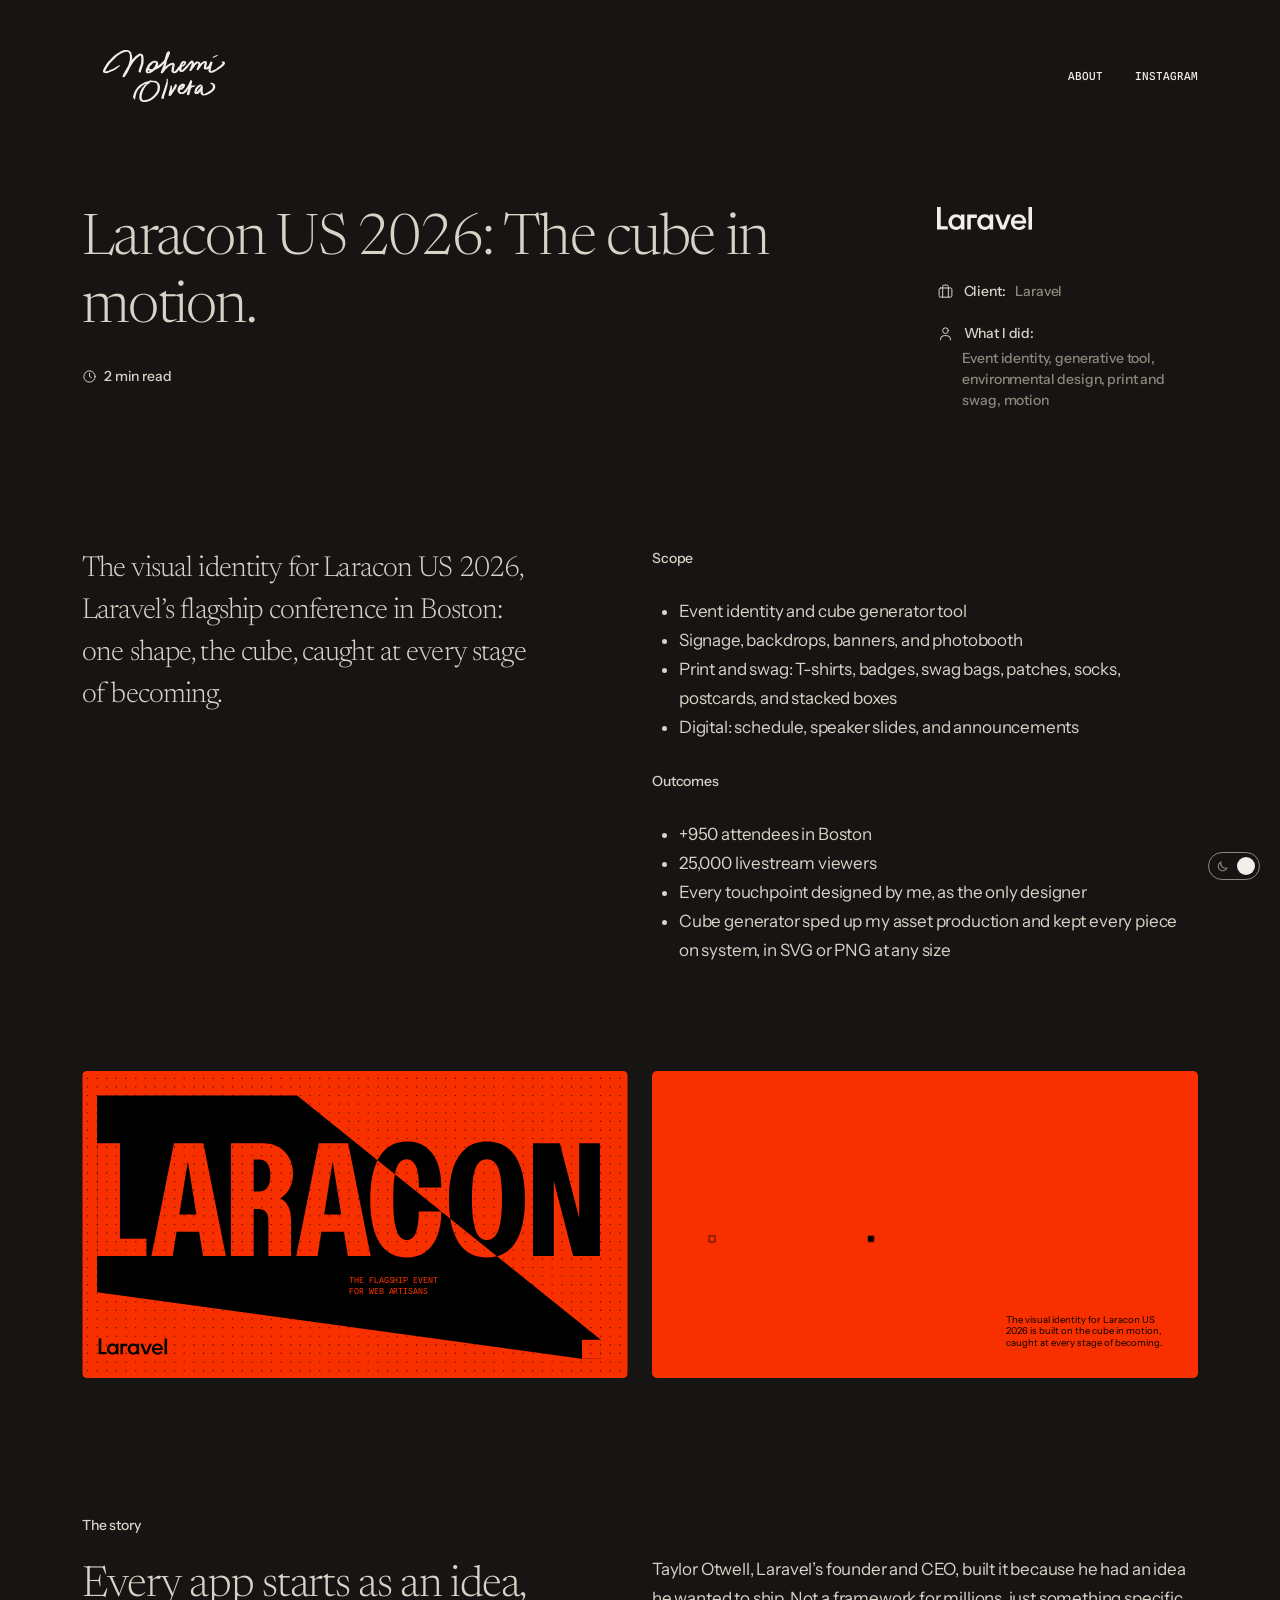
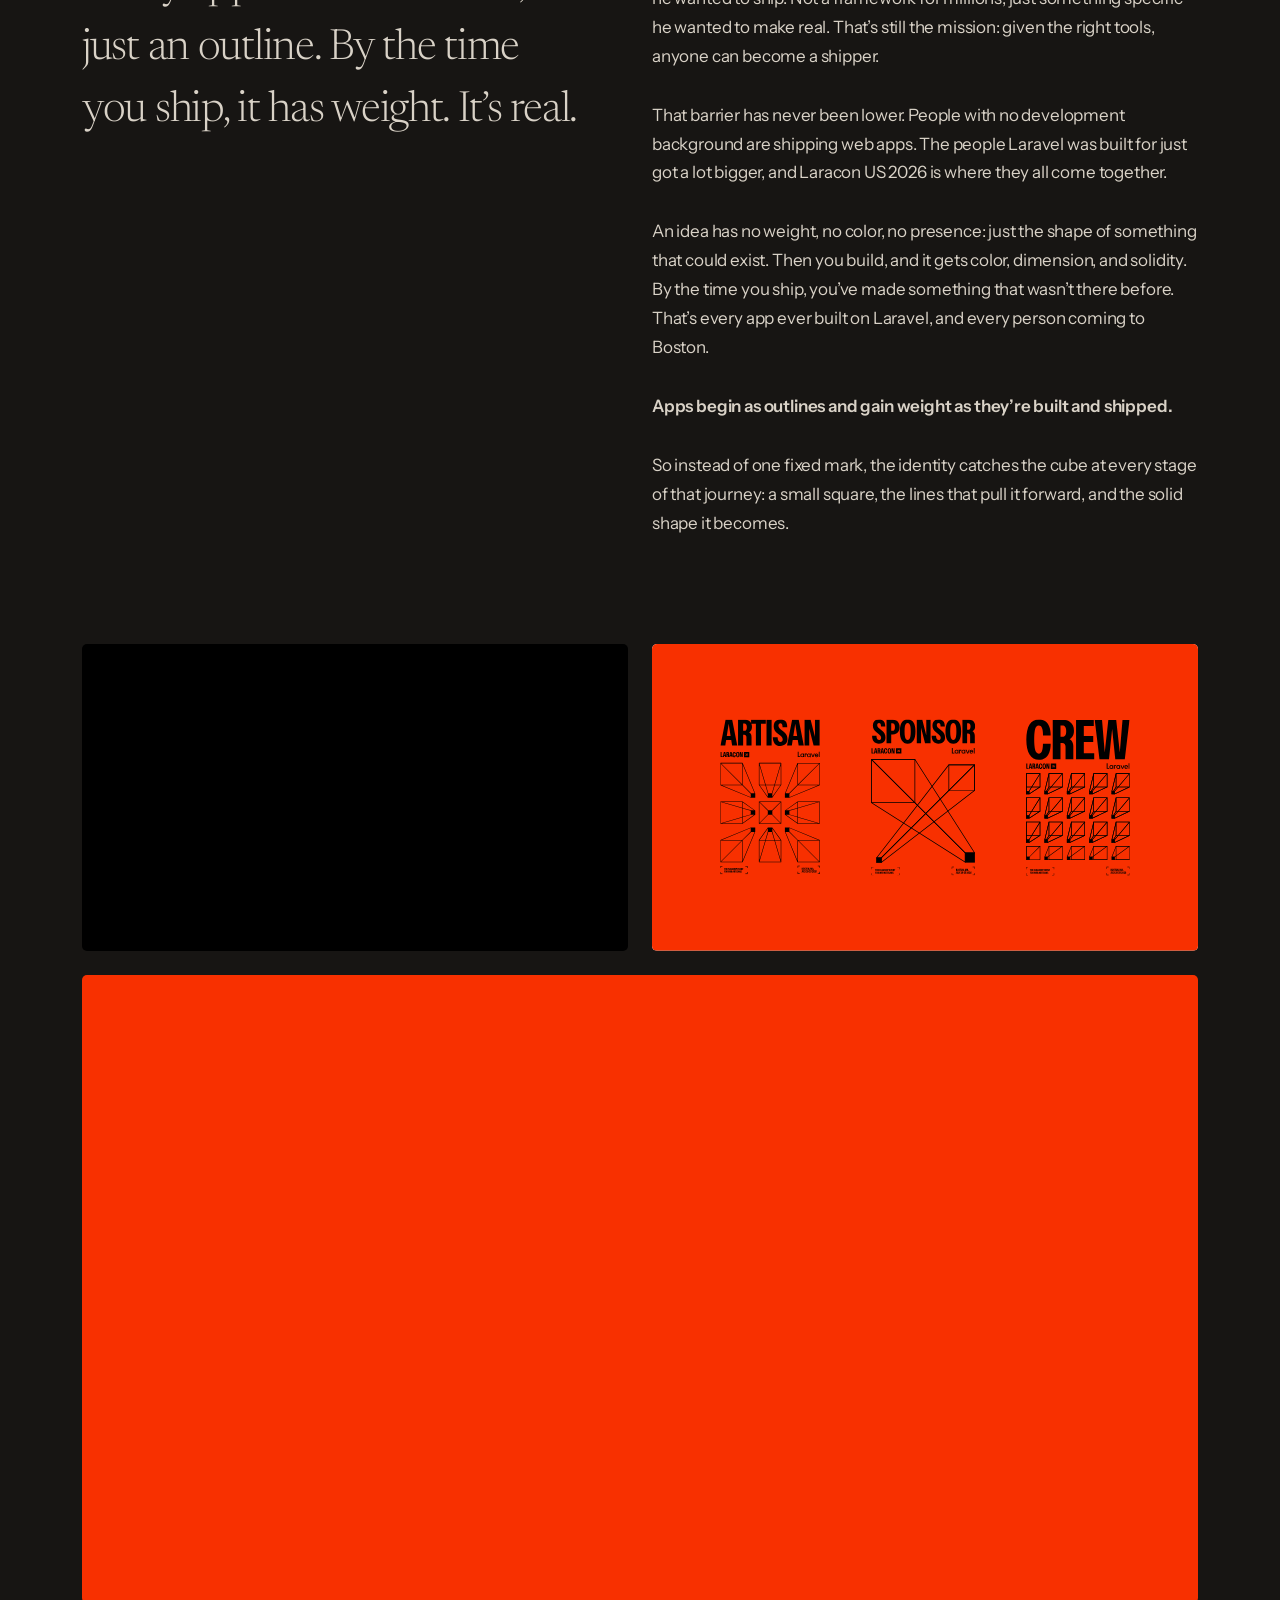
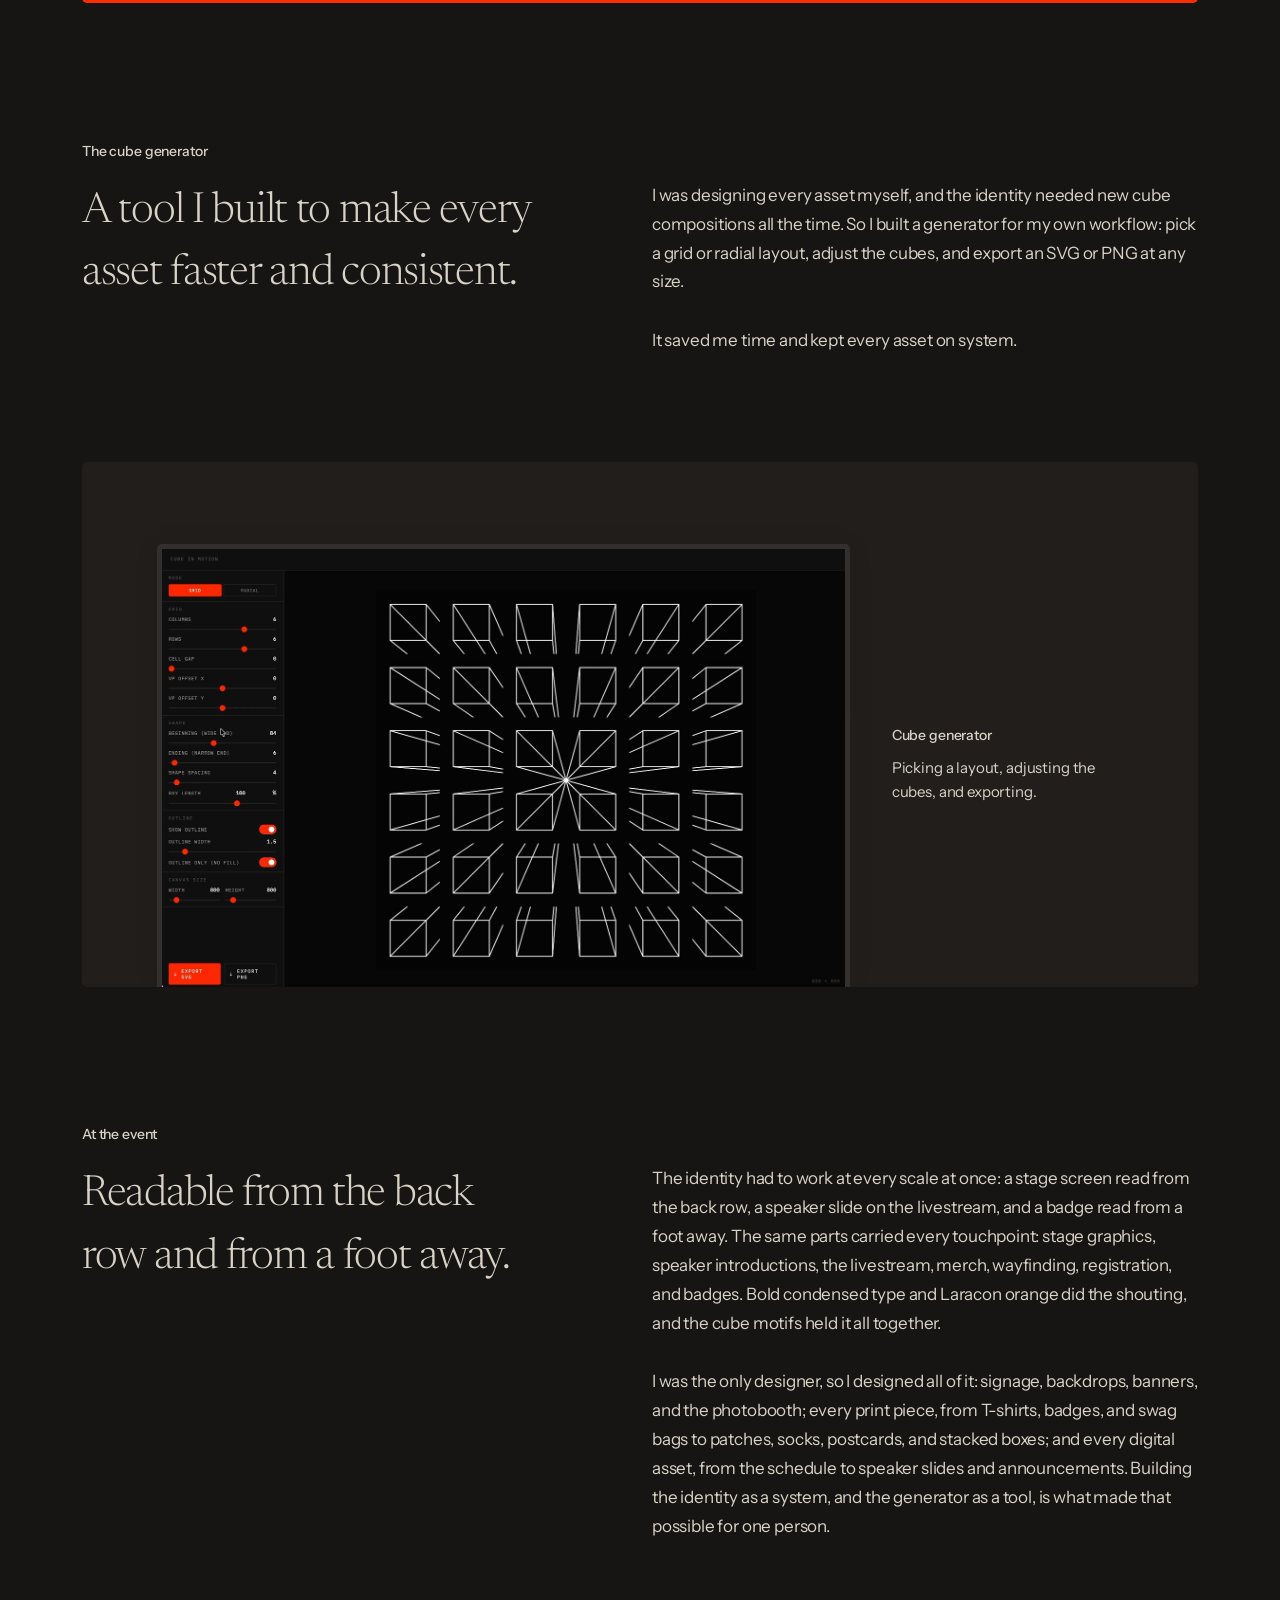
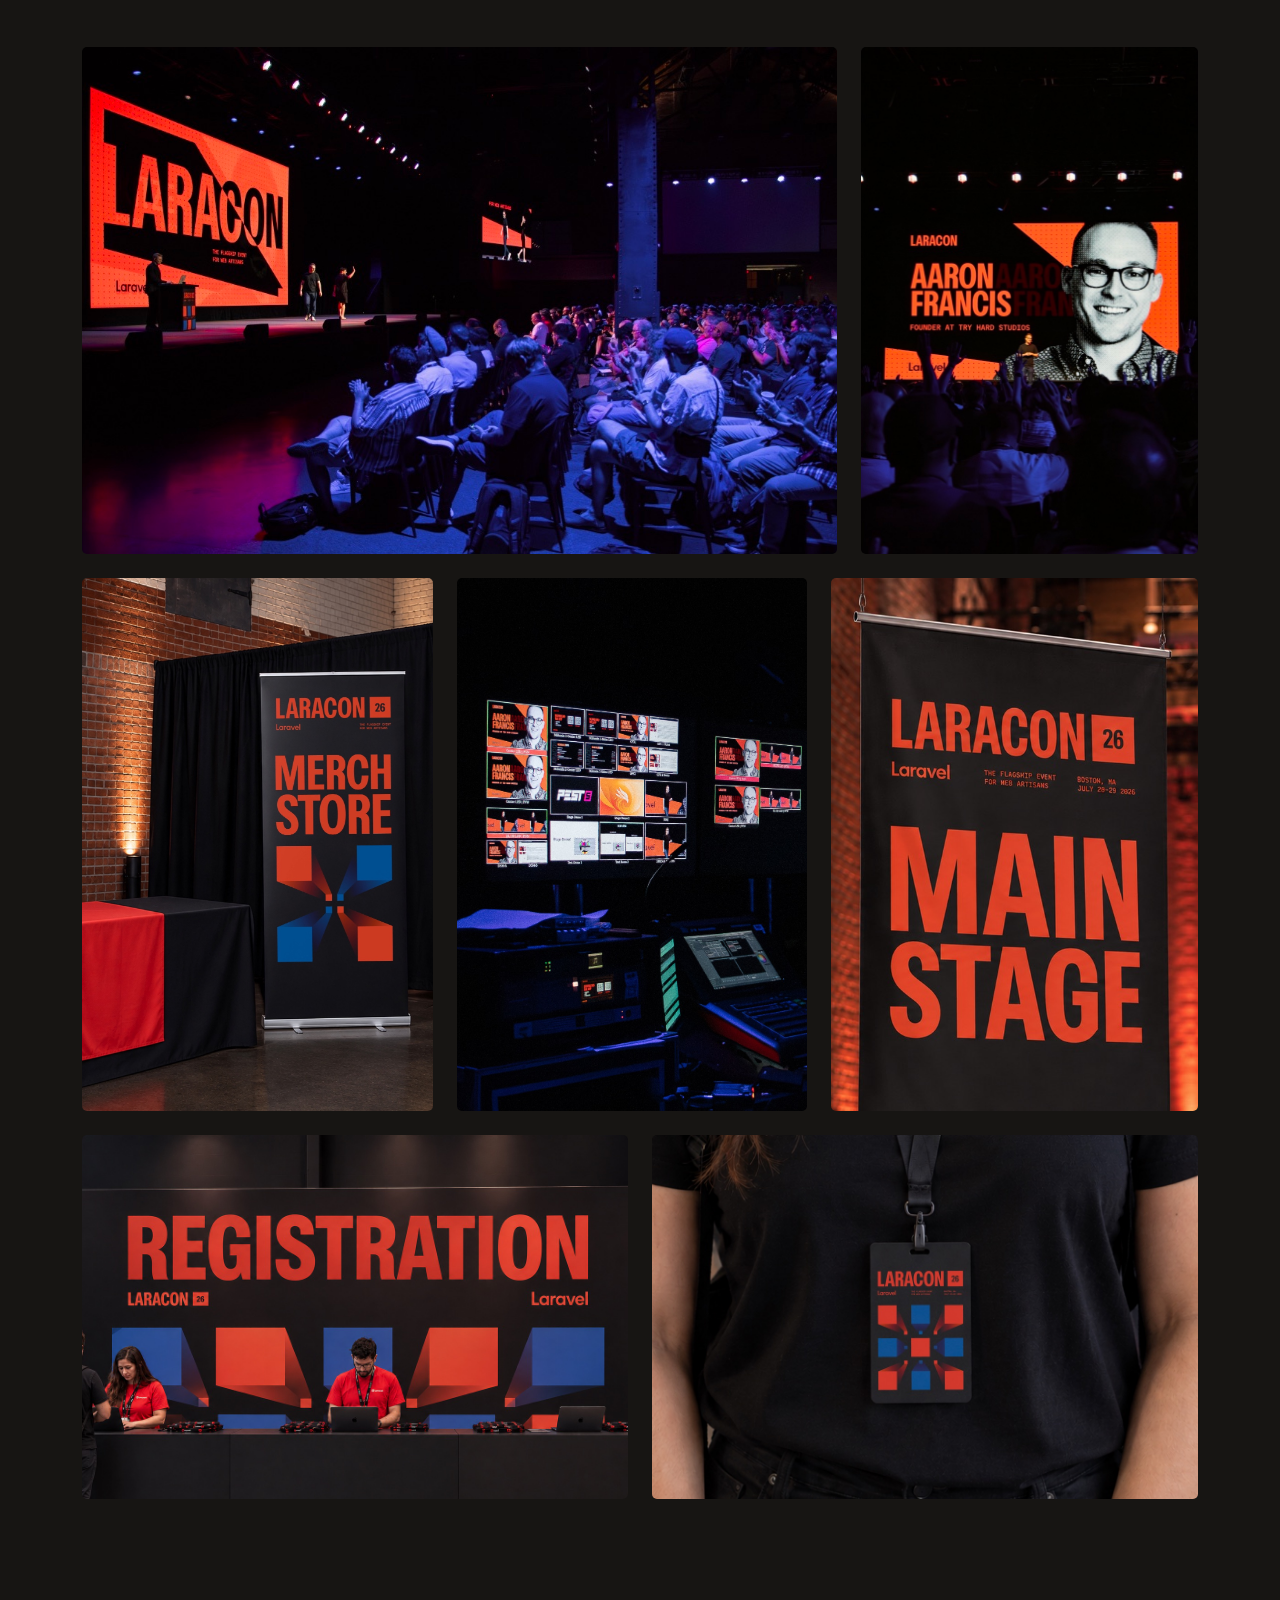
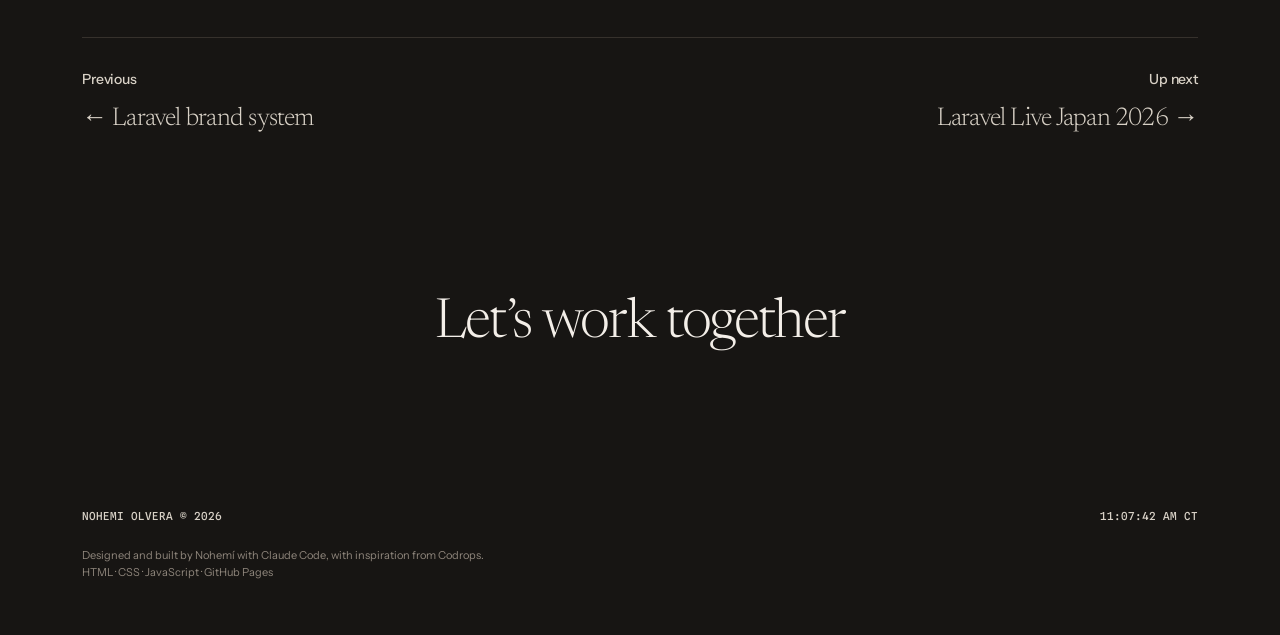
<file: laracon.html>
<!DOCTYPE html>
<html lang="en">
<head>
	<meta charset="utf-8">
	<meta name="viewport" content="width=device-width, initial-scale=1">
	<title>Laracon US 2026 — Nohemí Olvera</title>
	<meta name="description" content="The visual identity for Laracon US 2026, built on the cube in motion, caught at every stage of becoming.">
	<meta property="og:type" content="website">
	<meta property="og:site_name" content="Nohemí Olvera">
	<meta property="og:title" content="Laracon US 2026 — Nohemí Olvera">
	<meta property="og:description" content="The visual identity for Laracon US 2026, built on the cube in motion, caught at every stage of becoming.">
	<meta property="og:url" content="https://nohemi.design/laracon.html">
	<meta property="og:image" content="https://nohemi.design/assets/og-image.png">
	<meta property="og:image:width" content="1200">
	<meta property="og:image:height" content="630">
	<meta property="og:image:alt" content="Nohemí designs brands for tech">
	<meta name="twitter:card" content="summary_large_image">
	<link rel="icon" href="favicon.ico">
	<link rel="icon" href="favicon.svg" type="image/svg+xml">
	<link rel="preconnect" href="https://fonts.googleapis.com">
	<link rel="preconnect" href="https://fonts.gstatic.com" crossorigin>
	<link href="https://fonts.googleapis.com/css2?family=Instrument+Sans:wdth,wght@75..100,400..700&family=Newsreader:opsz,wght@6..72,200;6..72,300;6..72,400;6..72,600&family=Spline+Sans+Mono:wght@500&display=swap" rel="stylesheet">
	<meta name="theme-color" content="#171513">
	<script src="theme.js?v=20261105c"></script>
	<script src="transition.js"></script>
	<link rel="stylesheet" href="style.css?v=20261114q">
	<script>document.documentElement.classList.add('js')</script>
</head>
<body class="case">
	<header class="site-header">
		<a class="logo" href="index.html" aria-label="Nohemí Olvera, home"><img src="assets/logo-signature.svg" width="143" height="61" alt=""></a>
		<nav class="nav" aria-label="Main">
			<a href="about.html">About</a>
			<a href="https://www.instagram.com/by.nohemi/" target="_blank" rel="noopener">Instagram</a>
		</nav>
	</header>

	<main>
		<article>
			<header class="case-hero grid">
				<div class="case-heading">
					<h1 class="case-title">Laracon US 2026: The cube in motion.</h1>
					<p class="label case-read">2 min read</p>
				</div>
				<div class="case-meta">
					<img class="case-client-logo" src="assets/logo-laravel.svg" width="95" height="23" alt="Laravel">
					<dl>
						<div class="case-meta-client"><dt>Client:</dt> <dd>Laravel</dd></div>
						<div class="case-meta-role"><dt>What I did:</dt> <dd>Event identity, generative tool, environmental design, print and swag, motion</dd></div>
					</dl>
				</div>
			</header>

			<section class="case-section grid reveal">
				<p class="case-lead">The visual identity for Laracon US 2026, Laravel’s flagship conference in Boston: one shape, the cube, caught at every stage of becoming.</p>
				<div class="case-body">
					<h2 id="scope" class="label">Scope</h2>
					<ul aria-labelledby="scope">
						<li>Event identity and cube generator tool</li>
						<li>Signage, backdrops, banners, and photobooth</li>
						<li>Print and swag: T-shirts, badges, swag bags, patches, socks, postcards, and stacked boxes</li>
						<li>Digital: schedule, speaker slides, and announcements</li>
					</ul>
					<h2 id="outcomes" class="label">Outcomes</h2>
					<ul aria-labelledby="outcomes">
						<li>+950 attendees in Boston</li>
						<li>25,000 livestream viewers</li>
						<li>Every touchpoint designed by me, as the only designer</li>
						<li>Cube generator sped up my asset production and kept every piece on system, in SVG or PNG at any size</li>
					</ul>
				</div>
			</section>

			<div class="case-media grid">
				<figure class="reveal tile span-6 lc-card">
					<img src="assets/laracon-logo-card.svg" width="598" height="336" alt="Laracon wordmark cut by the black cube shape, on orange">
					<p class="lc-card-tagline" aria-hidden="true">The flagship event<br>for web artisans</p>
				</figure>
				<figure class="reveal tile span-6 lc-card lc-anim">
					<svg class="lc-cubes" viewBox="0 0 597.758 336.239" role="img" aria-label="Two cubes building themselves: from wireframe to solid, and from idea to shipped">
						<rect width="597.758" height="336.239" fill="#E54523"/>
						<g transform="translate(62.02 83.72)">
							<path class="lc-line lc-draw" pathLength="1" d="M0.18 96.54V103.38H7.10L124.36 66.05V0.18H58.19Z"/>
							<path class="lc-line lc-draw" pathLength="1" d="M7.03 96.54L58.18 66.26"/>
							<rect class="lc-line" x="0.31" y="96.67" width="6.58" height="6.58"/>
							<rect class="lc-line lc-draw lc-draw--late" pathLength="1" x="58.18" y="0.18" width="66.18" height="66.08"/>
							<rect class="lc-fill" x="58.18" y="0.18" width="66.18" height="66.08"/>
						</g>
						<g transform="translate(236.11 83.72)">
							<rect x="0.18" y="96.54" width="6.85" height="6.84"/>
							<path class="lc-grow" d="M0.18 96.54V103.38H7.10L124.36 66.05V0.18H58.19Z"/>
						</g>
						<g class="lc-cube-text">
							<text x="170.84" y="76.3" text-anchor="end" class="lc-type lc-type--solid" font-size="10.76">To solid</text>
							<text x="361.46" y="76.3" text-anchor="end" class="lc-type lc-type--shipped" font-size="10.76">To shipped</text>
							<text x="63.51" y="207.4" class="lc-type lc-type--wireframe" font-size="8.07">From wireframe</text>
							<text x="236.11" y="207.4" class="lc-type lc-type--idea" font-size="8.07">From idea</text>
							<text font-size="10.461"><tspan x="387.05" y="275.7">The visual identity for Laracon US</tspan><tspan x="387.05" dy="12.55">2026 is built on the cube in motion,</tspan><tspan x="387.05" dy="12.55">caught at every stage of becoming.</tspan></text>
						</g>
					</svg>
				</figure>
			</div>

			<section class="case-section grid reveal" aria-labelledby="idea">
				<h2 id="idea" class="label span-12">The story</h2>
				<h3 class="case-lead case-lead--lg">Every app starts as an idea, just an outline. By the time you ship, it has weight. It’s real.</h3>
				<div class="case-body">
					<p>Taylor Otwell, Laravel’s founder and CEO, built it because he had an idea he wanted to ship. Not a framework for millions, just something specific he wanted to make real. That’s still the mission: given the right tools, anyone can become a shipper.</p>
					<p>That barrier has never been lower. People with no development background are shipping web apps. The people Laravel was built for just got a lot bigger, and Laracon US 2026 is where they all come together.</p>
					<p>An idea has no weight, no color, no presence: just the shape of something that could exist. Then you build, and it gets color, dimension, and solidity. By the time you ship, you’ve made something that wasn’t there before. That’s every app ever built on Laravel, and every person coming to Boston.</p>
					<blockquote class="case-quote"><p>Apps begin as outlines and gain weight as they’re built and shipped.</p></blockquote>
					<p>So instead of one fixed mark, the identity catches the cube at every stage of that journey: a small square, the lines that pull it forward, and the solid shape it becomes.</p>
				</div>
			</section>

			<div class="case-media grid">
				<figure class="reveal tile span-6 lc-motifs lc-anim" role="img" aria-label="The three motifs drawn in orange line on black: collaboration intersection, community expansion, and alignment direction">
					<svg class="lc-m lc-m-collab" style="left: 5.6%; top: 21.46%; width: 24.76%" viewBox="0 0 297.113 297.684" aria-hidden="true"><g id="c-Group">
					<g id="c-Group_2">
					<path id="c-Vector" d="M296.59 296.326H269.674V269.41H296.59V296.326Z" fill="#E54523"/>
					<path id="c-Vector_2" d="M296.591 296.848H269.675C269.388 296.848 269.153 296.613 269.153 296.326V269.41C269.153 269.123 269.388 268.888 269.675 268.888H296.591C296.878 268.888 297.113 269.123 297.113 269.41V296.326C297.113 296.613 296.878 296.848 296.591 296.848ZM270.197 295.803H296.069V269.932H270.197V295.803Z" fill="#E54523"/>
					</g>
					<path id="c-Vector_3" d="M296.587 269.932H269.671C269.536 269.932 269.4 269.875 269.301 269.781L0.162334 1.06023C0.010886 0.908778 -0.0308927 0.684211 0.0474424 0.490985C0.125777 0.297758 0.319004 0.167202 0.527897 0.167202H107.977C108.15 0.167202 108.307 0.250764 108.406 0.391767L297.01 269.112C297.12 269.269 297.136 269.478 297.047 269.655C296.958 269.828 296.781 269.937 296.582 269.937L296.587 269.932ZM269.886 268.888H295.579L107.711 1.21167H1.7917L269.886 268.888Z" fill="#E54523"/>
					<path id="c-Vector_4" d="M269.671 296.848C269.567 296.848 269.462 296.817 269.373 296.754L0.22456 108.504C0.0835574 108.405 0 108.249 0 108.076V0.689307C0 0.480413 0.125336 0.287188 0.323785 0.208853C0.522234 0.130518 0.741572 0.172297 0.89302 0.323745L270.042 269.044C270.141 269.144 270.193 269.274 270.193 269.415V296.331C270.193 296.524 270.084 296.702 269.911 296.796C269.833 296.838 269.755 296.853 269.671 296.853V296.848ZM1.04447 107.805L269.149 295.323V269.629L1.04447 1.94789V107.805Z" fill="#E54523"/>
					<path id="c-Vector_5" d="M107.909 108.431H0.522441C0.235213 108.431 0.000207352 108.196 0.000207352 107.909V0.522234C0.000207352 0.235005 0.235213 0 0.522441 0H107.909C108.197 0 108.432 0.235005 108.432 0.522234V107.909C108.432 108.196 108.197 108.431 107.909 108.431ZM1.04467 107.387H107.387V1.04447H1.04467V107.387Z" fill="#E54523"/>
					<path id="c-Vector_6" d="M28.7072 284.231H15.1187C14.9203 284.231 14.7375 284.116 14.6487 283.939C14.5599 283.761 14.5808 283.547 14.7061 283.39L222.153 15.8864C222.252 15.7611 222.404 15.6827 222.566 15.6827H296.446C296.655 15.6827 296.848 15.8081 296.927 16.0065C297.01 16.1997 296.963 16.4243 296.812 16.5757L29.0728 284.08C28.9736 284.179 28.843 284.231 28.702 284.231H28.7072ZM16.1841 283.187H28.4931L295.187 16.7324H222.827L16.1841 283.187Z" fill="#E54523"/>
					<path id="c-Vector_7" d="M28.7071 297.684C28.6287 297.684 28.5504 297.668 28.4773 297.631C28.2997 297.543 28.1848 297.36 28.1848 297.161V283.709C28.1848 283.568 28.2423 283.437 28.3363 283.338L296.08 15.8394C296.232 15.6879 296.456 15.6461 296.649 15.7245C296.843 15.808 296.973 15.996 296.973 16.2049L296.916 90.0853C296.916 90.2472 296.843 90.3987 296.712 90.4979L29.0256 297.574C28.9316 297.647 28.822 297.684 28.7071 297.684ZM29.2293 283.923V296.096L295.871 89.8294L295.929 17.4687L29.2293 283.923Z" fill="#E54523"/>
					<g id="c-Group_3">
					<path id="c-Vector_8" d="M15.2539 283.709H28.7067V297.162H15.2539V283.709Z" fill="#E54523"/>
					<path id="c-Vector_9" d="M28.7103 297.684H15.2576C14.9704 297.684 14.7354 297.449 14.7354 297.162V283.709C14.7354 283.422 14.9704 283.187 15.2576 283.187H28.7103C28.9976 283.187 29.2326 283.422 29.2326 283.709V297.162C29.2326 297.449 28.9976 297.684 28.7103 297.684ZM15.7746 296.639H28.1829V284.231H15.7746V296.639Z" fill="#E54523"/>
					</g>
					<path id="c-Vector_10" d="M296.45 90.6128H222.57C222.283 90.6128 222.048 90.3778 222.048 90.0905V16.2101C222.048 15.9229 222.283 15.6879 222.57 15.6879H296.45C296.738 15.6879 296.973 15.9229 296.973 16.2101V90.0905C296.973 90.3778 296.738 90.6128 296.45 90.6128ZM223.087 89.5683H295.923V16.7324H223.087V89.5683Z" fill="#E54523"/>
					</g></svg>
					<svg class="lc-m lc-m-community" style="left: 36.68%; top: 21.46%; width: 23.54%" viewBox="0 0 282.442 297.013" aria-hidden="true"><g class="lc-m-e1" style="--dx: 0.0px; --dy: 15.3px"><g id="e-Group_2">
					<path id="e-Vector" d="M135.564 91.5878H146.858V103.464H135.564V91.5878Z" fill="#E54523"/>
					<path id="e-Vector_2" d="M146.859 103.992H135.565C135.292 103.992 135.068 103.757 135.068 103.47V91.5931C135.068 91.306 135.292 91.071 135.565 91.071H146.859C147.132 91.071 147.355 91.306 147.355 91.5931V103.47C147.355 103.757 147.132 103.992 146.859 103.992ZM136.061 102.948H146.362V92.1151H136.061V102.948Z" fill="#E54523"/>
					</g><path id="e-Vector_3" d="M146.872 92.1097H135.577C135.359 92.1097 135.165 91.9583 135.101 91.7339L109.688 0.668276C109.643 0.511662 109.673 0.339393 109.768 0.208882C109.862 0.0783703 110.011 5.87169e-05 110.165 5.87169e-05H172.289C172.448 5.87169e-05 172.592 0.0783703 172.686 0.208882C172.781 0.339393 172.811 0.511662 172.766 0.668276L147.353 91.7339C147.293 91.9583 147.095 92.1097 146.876 92.1097H146.872ZM135.945 91.0656H146.499L171.624 1.04415H110.825L135.95 91.0656H135.945Z" fill="#E54523"/><path id="e-Vector_4" d="M146.869 103.992C146.82 103.992 146.77 103.981 146.72 103.966C146.512 103.898 146.373 103.694 146.373 103.47V91.5932C146.373 91.541 146.378 91.494 146.393 91.447L171.81 0.381406C171.88 0.130824 172.113 -0.0257849 172.356 0.0107582C172.6 0.0473014 172.783 0.266555 172.783 0.527578V65.8563C172.783 65.966 172.754 66.0704 172.694 66.1591L147.276 103.772C147.182 103.913 147.028 103.992 146.869 103.992ZM147.366 91.6663V101.836L171.79 65.6893V4.16102L147.366 91.6715V91.6663Z" fill="#E54523"/><path id="e-Vector_5" d="M146.875 103.992H135.581C135.422 103.992 135.268 103.908 135.174 103.772L109.761 66.159C109.652 66.0024 109.637 65.7884 109.726 65.6161C109.81 65.4438 109.979 65.3342 110.168 65.3342H172.292C172.476 65.3342 172.65 65.4438 172.734 65.6161C172.819 65.7884 172.804 65.9972 172.699 66.159L147.287 103.772C147.192 103.908 147.043 103.992 146.88 103.992H146.875ZM135.834 102.948H146.616L171.324 66.3783H111.121L135.829 102.948H135.834Z" fill="#E54523"/><path id="e-Vector_6" d="M135.572 103.992C135.413 103.992 135.264 103.913 135.165 103.772L109.752 66.1591C109.692 66.0704 109.663 65.966 109.663 65.8563V0.527578C109.663 0.266555 109.846 0.0473014 110.09 0.0107582C110.328 -0.0257849 110.566 0.130824 110.636 0.381406L136.048 91.447C136.063 91.494 136.068 91.5462 136.068 91.5932V103.47C136.068 103.699 135.929 103.898 135.721 103.966C135.671 103.981 135.621 103.992 135.572 103.992ZM110.655 65.6841L135.075 101.83V91.661L110.655 4.1558V65.6841Z" fill="#E54523"/><path id="e-Vector_7" d="M172.284 66.3729H110.159C109.886 66.3729 109.663 66.138 109.663 65.8508V0.522104C109.663 0.234979 109.886 5.87169e-05 110.159 5.87169e-05H172.284C172.557 5.87169e-05 172.78 0.234979 172.78 0.522104V65.8508C172.78 66.138 172.557 66.3729 172.284 66.3729ZM110.655 65.3288H171.787V1.04415H110.655V65.3288Z" fill="#E54523"/></g><g class="lc-m-e2" style="--dx: -14.5px; --dy: 15.3px"><g id="e-Group_3">
					<path id="e-Vector_8" d="M184.044 91.5877H195.338V103.464H184.044V91.5877Z" fill="#E54523"/>
					<path id="e-Vector_9" d="M195.338 103.991H184.044C183.771 103.991 183.547 103.756 183.547 103.469V91.5928C183.547 91.3057 183.771 91.0708 184.044 91.0708H195.338C195.611 91.0708 195.834 91.3057 195.834 91.5928V103.469C195.834 103.756 195.611 103.991 195.338 103.991ZM184.54 102.947H194.841V92.1149H184.54V102.947Z" fill="#E54523"/>
					</g><path id="e-Vector_10" d="M195.34 92.1097H184.046C183.882 92.1097 183.724 92.021 183.634 91.88C183.545 91.7391 183.525 91.5512 183.59 91.3893L219.358 0.323724C219.433 0.130567 219.616 5.87169e-05 219.815 5.87169e-05H281.939C282.138 5.87169e-05 282.322 0.125347 282.396 0.323724C282.476 0.516881 282.431 0.741367 282.287 0.89276L195.688 91.9583C195.593 92.0575 195.469 92.1097 195.335 92.1097H195.34ZM184.786 91.0656H195.132L280.738 1.04415H220.142L184.786 91.0656Z" fill="#E54523"/><path id="e-Vector_11" d="M195.346 103.991C195.247 103.991 195.153 103.96 195.068 103.903C194.929 103.803 194.85 103.642 194.85 103.469V91.5928C194.85 91.4518 194.904 91.3213 194.994 91.2221L281.593 0.156546C281.737 0.00515256 281.95 -0.0366117 282.134 0.0416951C282.318 0.120002 282.442 0.313158 282.442 0.521976V65.8507C282.442 66.0648 282.323 66.2527 282.134 66.331L195.535 103.944C195.475 103.97 195.411 103.986 195.346 103.986V103.991ZM195.843 91.8068V102.686L281.449 65.501V1.78011L195.843 91.8016V91.8068Z" fill="#E54523"/><path id="e-Vector_12" d="M195.341 103.992H184.047C183.849 103.992 183.665 103.866 183.591 103.668C183.511 103.475 183.556 103.25 183.7 103.099L219.468 65.4856C219.563 65.3864 219.687 65.3342 219.821 65.3342H281.945C282.184 65.3342 282.387 65.5117 282.432 65.757C282.477 66.0024 282.353 66.2478 282.134 66.3417L195.535 103.955C195.475 103.981 195.411 103.997 195.346 103.997L195.341 103.992ZM185.244 102.948H195.242L279.438 66.3783H220.019L185.244 102.948Z" fill="#E54523"/><path id="e-Vector_13" d="M184.044 103.991C183.979 103.991 183.915 103.981 183.855 103.95C183.671 103.871 183.547 103.678 183.547 103.469V91.5928C183.547 91.5249 183.562 91.4571 183.587 91.3944L219.356 0.328854C219.445 0.0991545 219.678 -0.0365805 219.912 0.0156241C220.145 0.0626081 220.314 0.276644 220.314 0.527226V65.856C220.314 65.9969 220.259 66.1274 220.17 66.2266L184.401 103.84C184.307 103.939 184.178 103.991 184.049 103.991H184.044ZM184.54 91.692V102.206L219.316 65.6367V3.15312L184.54 91.692Z" fill="#E54523"/><path id="e-Vector_14" d="M281.944 66.3729H219.819C219.546 66.3729 219.323 66.138 219.323 65.8508V0.522104C219.323 0.234979 219.546 5.87169e-05 219.819 5.87169e-05H281.944C282.217 5.87169e-05 282.44 0.234979 282.44 0.522104V65.8508C282.44 66.138 282.217 66.3729 281.944 66.3729ZM220.311 65.3288H281.442V1.04415H220.311V65.3288Z" fill="#E54523"/></g><g class="lc-m-e0" style="--dx: 0.0px; --dy: -0.0px"><g id="e-Group_4">
					<path id="e-Vector_15" d="M135.564 142.571H146.858V154.448H135.564V142.571Z" fill="#E54523"/>
					<path id="e-Vector_16" d="M146.859 154.969H135.565C135.292 154.969 135.068 154.734 135.068 154.447V142.571C135.068 142.284 135.292 142.049 135.565 142.049H146.859C147.132 142.049 147.355 142.284 147.355 142.571V154.447C147.355 154.734 147.132 154.969 146.859 154.969ZM136.061 153.925H146.362V143.093H136.061V153.925Z" fill="#E54523"/>
					</g><path id="e-Vector_17" d="M146.873 143.087H135.579C135.445 143.087 135.321 143.03 135.227 142.936L109.814 116.213C109.67 116.061 109.63 115.837 109.704 115.644C109.779 115.45 109.963 115.32 110.161 115.32H172.286C172.484 115.32 172.668 115.445 172.743 115.644C172.822 115.837 172.777 116.061 172.633 116.213L147.221 142.936C147.126 143.035 147.002 143.087 146.868 143.087H146.873ZM135.783 142.043H146.669L171.089 116.364H111.363L135.783 142.043Z" fill="#E54523"/><path id="e-Vector_18" d="M172.279 181.693C172.15 181.693 172.021 181.64 171.926 181.541L146.509 154.818C146.414 154.719 146.365 154.588 146.365 154.447V142.571C146.365 142.43 146.419 142.299 146.509 142.2L171.926 115.476C172.07 115.325 172.284 115.283 172.468 115.362C172.651 115.44 172.775 115.633 172.775 115.842V181.171C172.775 181.379 172.656 181.573 172.468 181.651C172.408 181.677 172.343 181.693 172.279 181.693ZM147.363 154.228L171.787 179.907V117.1L147.363 142.779V154.228Z" fill="#E54523"/><path id="e-Vector_19" d="M172.283 181.693H110.158C109.96 181.693 109.776 181.568 109.702 181.369C109.622 181.176 109.667 180.952 109.811 180.8L135.224 154.077C135.318 153.978 135.442 153.925 135.576 153.925H146.87C147.004 153.925 147.128 153.983 147.223 154.077L172.635 180.8C172.779 180.952 172.819 181.176 172.745 181.369C172.67 181.562 172.486 181.693 172.288 181.693H172.283ZM111.355 180.649H171.082L146.662 154.969H135.775L111.355 180.649Z" fill="#E54523"/><path id="e-Vector_20" d="M110.159 181.693C110.095 181.693 110.03 181.682 109.97 181.651C109.787 181.573 109.663 181.379 109.663 181.171V115.842C109.663 115.633 109.782 115.44 109.97 115.362C110.159 115.283 110.368 115.325 110.512 115.476L135.924 142.2C136.019 142.299 136.068 142.43 136.068 142.571V154.447C136.068 154.588 136.014 154.719 135.924 154.818L110.512 181.541C110.417 181.64 110.288 181.693 110.159 181.693ZM110.655 117.1V179.907L135.075 154.228V142.779L110.655 117.1Z" fill="#E54523"/><path id="e-Vector_21" d="M172.284 181.693H110.159C109.886 181.693 109.663 181.458 109.663 181.171V115.842C109.663 115.555 109.886 115.32 110.159 115.32H172.284C172.557 115.32 172.78 115.555 172.78 115.842V181.171C172.78 181.458 172.557 181.693 172.284 181.693ZM110.655 180.649H171.787V116.364H110.655V180.649Z" fill="#E54523"/></g><g class="lc-m-e1" style="--dx: -14.5px; --dy: -0.0px"><g id="e-Group_5">
					<path id="e-Vector_22" d="M184.044 142.571H195.338V154.448H184.044V142.571Z" fill="#E54523"/>
					<path id="e-Vector_23" d="M195.338 154.969H184.044C183.771 154.969 183.547 154.735 183.547 154.447V142.571C183.547 142.284 183.771 142.049 184.044 142.049H195.338C195.611 142.049 195.834 142.284 195.834 142.571V154.447C195.834 154.735 195.611 154.969 195.338 154.969ZM184.54 153.925H194.841V143.093H184.54V153.925Z" fill="#E54523"/>
					</g><path id="e-Vector_24" d="M195.34 143.087H184.046C183.828 143.087 183.639 142.941 183.575 142.722C183.51 142.508 183.585 142.268 183.758 142.137L219.527 115.414C219.611 115.351 219.711 115.32 219.815 115.32H281.939C282.188 115.32 282.396 115.513 282.431 115.769C282.466 116.025 282.317 116.27 282.078 116.343L195.479 143.067C195.435 143.082 195.385 143.087 195.34 143.087ZM185.6 142.043H195.266L278.484 116.364H219.974L185.6 142.043Z" fill="#E54523"/><path id="e-Vector_25" d="M281.945 181.693C281.901 181.693 281.851 181.688 281.806 181.672L195.207 154.949C194.994 154.886 194.85 154.677 194.85 154.447V142.571C194.85 142.341 194.994 142.138 195.207 142.07L281.806 115.346C281.955 115.299 282.119 115.331 282.243 115.43C282.367 115.529 282.442 115.686 282.442 115.847V181.176C282.442 181.343 282.367 181.495 282.243 181.594C282.159 181.662 282.05 181.698 281.945 181.698V181.693ZM195.843 154.056L281.449 180.477V116.542L195.843 142.962V154.061V154.056Z" fill="#E54523"/><path id="e-Vector_26" d="M281.937 181.693H219.813C219.708 181.693 219.609 181.662 219.525 181.599L183.756 154.875C183.582 154.745 183.503 154.505 183.572 154.291C183.637 154.071 183.831 153.925 184.044 153.925H195.338C195.388 153.925 195.432 153.931 195.477 153.946L282.076 180.67C282.314 180.743 282.463 180.988 282.429 181.244C282.394 181.5 282.185 181.693 281.937 181.693ZM219.971 180.649H278.482L195.264 154.969H185.598L219.971 180.649Z" fill="#E54523"/><path id="e-Vector_27" d="M219.812 181.693C219.713 181.693 219.609 181.662 219.524 181.599L183.756 154.876C183.627 154.776 183.547 154.62 183.547 154.447V142.571C183.547 142.404 183.627 142.242 183.756 142.143L219.524 115.419C219.673 115.305 219.877 115.294 220.041 115.383C220.204 115.472 220.309 115.649 220.309 115.847V181.176C220.309 181.369 220.204 181.552 220.041 181.641C219.971 181.677 219.892 181.698 219.812 181.698V181.693ZM184.54 154.176L219.316 180.158V116.85L184.54 142.832V154.171V154.176Z" fill="#E54523"/><path id="e-Vector_28" d="M281.944 181.693H219.819C219.546 181.693 219.323 181.458 219.323 181.171V115.842C219.323 115.555 219.546 115.32 219.819 115.32H281.944C282.217 115.32 282.44 115.555 282.44 115.842V181.171C282.44 181.458 282.217 181.693 281.944 181.693ZM220.311 180.649H281.442V116.364H220.311V180.649Z" fill="#E54523"/></g><g class="lc-m-e2" style="--dx: 14.5px; --dy: 15.3px"><g id="e-Group_6">
					<path id="e-Vector_29" d="M98.3967 91.5878H87.1027V103.464H98.3967V91.5878Z" fill="#E54523"/>
					<path id="e-Vector_30" d="M98.3981 103.992H87.1041C86.831 103.992 86.6076 103.757 86.6076 103.47V91.5932C86.6076 91.306 86.831 91.0711 87.1041 91.0711H98.3981C98.6711 91.0711 98.8945 91.306 98.8945 91.5932V103.47C98.8945 103.757 98.6711 103.992 98.3981 103.992ZM87.5955 102.948H97.8967V92.1152H87.5955V102.948Z" fill="#E54523"/>
					</g><path id="e-Vector_31" d="M98.3996 92.1097H87.1056C86.9715 92.1097 86.8474 92.0523 86.7531 91.9583L0.154019 0.89276C0.0100511 0.741367 -0.0296641 0.516881 0.044802 0.323724C0.119268 0.130567 0.302951 5.87169e-05 0.501527 5.87169e-05H62.6261C62.8296 5.87169e-05 63.0084 0.125347 63.0828 0.323724L98.8514 91.3893C98.9159 91.5512 98.896 91.7339 98.8067 91.88C98.7173 92.0262 98.5585 92.1097 98.3946 92.1097H98.3996ZM87.3091 91.0656H97.6549L62.2935 1.04415H1.70291L87.3091 91.0656Z" fill="#E54523"/><path id="e-Vector_32" d="M87.0995 103.992C87.035 103.992 86.9705 103.976 86.9109 103.95L0.311806 66.3366C0.128123 66.2583 0.00401327 66.0651 0.00401327 65.8563V0.527579C0.00401327 0.318761 0.123159 0.125606 0.311806 0.0472988C0.500454 -0.0362285 0.708959 0.0107563 0.852927 0.162149L87.452 91.2277C87.5463 91.3269 87.596 91.4574 87.596 91.5984V103.475C87.596 103.647 87.5116 103.814 87.3775 103.908C87.2931 103.966 87.1988 103.997 87.0995 103.997V103.992ZM0.996894 65.5013L86.6031 102.687V91.8072L0.996894 1.78571V65.5066V65.5013Z" fill="#E54523"/><path id="e-Vector_33" d="M98.4017 103.991H87.1076C87.0431 103.991 86.9786 103.976 86.919 103.95L0.314942 66.3363C0.0965079 66.2424 -0.0276022 65.997 0.0170774 65.7517C0.0617571 65.5063 0.265298 65.3288 0.503589 65.3288H62.6281C62.7622 65.3288 62.8863 65.3862 62.9806 65.4802L98.7492 103.094C98.8931 103.245 98.9328 103.469 98.8584 103.663C98.7839 103.856 98.6002 103.986 98.4017 103.986V103.991ZM87.202 102.947H97.2003L62.4246 66.3781H3.00565L87.202 102.947Z" fill="#E54523"/><path id="e-Vector_34" d="M98.3981 103.991C98.269 103.991 98.1399 103.939 98.0456 103.84L62.2771 66.2266C62.1827 66.1274 62.1331 65.9969 62.1331 65.856V0.527226C62.1331 0.276644 62.3019 0.0626081 62.5352 0.0156241C62.7685 -0.0365805 63.0019 0.0991545 63.0912 0.328854L98.8598 91.3944C98.8846 91.4571 98.8995 91.5249 98.8995 91.5928V103.469C98.8995 103.678 98.7803 103.871 98.5917 103.95C98.5321 103.976 98.4676 103.991 98.403 103.991H98.3981ZM63.121 65.6367L97.8967 102.206V91.692L63.121 3.15312V65.6367Z" fill="#E54523"/><path id="e-Vector_35" d="M62.6258 66.3729H0.501183C0.228141 66.3729 0.00474296 66.138 0.00474296 65.8508V0.522104C0.00474296 0.234979 0.228141 5.87169e-05 0.501183 5.87169e-05H62.6258C62.8988 5.87169e-05 63.1222 0.234979 63.1222 0.522104V65.8508C63.1222 66.138 62.8988 66.3729 62.6258 66.3729ZM0.997624 65.3288H62.1293V1.04415H0.997624V65.3288Z" fill="#E54523"/></g><g class="lc-m-e1" style="--dx: 14.5px; --dy: -0.0px"><g id="e-Group_7">
					<path id="e-Vector_36" d="M98.3967 142.571H87.1027V154.448H98.3967V142.571Z" fill="#E54523"/>
					<path id="e-Vector_37" d="M98.3981 154.969H87.1041C86.831 154.969 86.6076 154.734 86.6076 154.447V142.571C86.6076 142.284 86.831 142.049 87.1041 142.049H98.3981C98.6711 142.049 98.8945 142.284 98.8945 142.571V154.447C98.8945 154.734 98.6711 154.969 98.3981 154.969ZM87.5955 153.925H97.8967V143.093H87.5955V153.925Z" fill="#E54523"/>
					</g><path id="e-Vector_38" d="M98.3986 143.087H87.1046C87.0549 143.087 87.0102 143.082 86.9655 143.067L0.3615 116.343C0.123208 116.27 -0.0257238 116.025 0.00902703 115.769C0.0437779 115.513 0.252283 115.32 0.500503 115.32H62.6251C62.7293 115.32 62.8286 115.351 62.913 115.414L98.6815 142.137C98.8553 142.268 98.9347 142.508 98.8652 142.722C98.8007 142.941 98.6071 143.087 98.3936 143.087H98.3986ZM87.1741 142.043H96.8447L62.4712 116.364H3.95573L87.1691 142.043H87.1741Z" fill="#E54523"/><path id="e-Vector_39" d="M0.500454 181.693C0.396201 181.693 0.291949 181.656 0.202589 181.588C0.0784794 181.489 0.00401327 181.333 0.00401327 181.171V115.842C0.00401327 115.675 0.0784794 115.524 0.202589 115.424C0.3267 115.325 0.490525 115.294 0.639457 115.341L87.2385 142.064C87.452 142.127 87.596 142.336 87.596 142.566V154.442C87.596 154.672 87.452 154.875 87.2385 154.943L0.639457 181.672C0.594777 181.688 0.545133 181.693 0.500454 181.693ZM0.996894 116.536V180.471L86.6031 154.051V142.952L0.996894 116.536Z" fill="#E54523"/><path id="e-Vector_40" d="M62.6251 181.693H0.500503C0.252283 181.693 0.0437779 181.5 0.00902703 181.244C-0.0257238 180.988 0.123208 180.743 0.3615 180.67L86.9606 153.946C87.0052 153.931 87.0549 153.925 87.0996 153.925H98.3936C98.612 153.925 98.8007 154.071 98.8652 154.291C98.9297 154.505 98.8553 154.745 98.6815 154.875L62.913 181.599C62.8286 181.662 62.7293 181.693 62.6251 181.693ZM3.95573 180.649H62.4662L96.8397 154.969H87.1691L3.95573 180.649Z" fill="#E54523"/><path id="e-Vector_41" d="M62.6255 181.693C62.5461 181.693 62.4716 181.672 62.3972 181.635C62.2333 181.547 62.1291 181.369 62.1291 181.171V115.842C62.1291 115.649 62.2333 115.466 62.3972 115.377C62.561 115.289 62.7596 115.304 62.9135 115.414L98.682 142.137C98.8111 142.237 98.8905 142.393 98.8905 142.565V154.442C98.8905 154.609 98.8111 154.771 98.682 154.87L62.9135 181.594C62.8291 181.656 62.7248 181.687 62.6255 181.687V181.693ZM63.122 116.855V180.163L97.8976 154.181V142.842L63.122 116.86V116.855Z" fill="#E54523"/><path id="e-Vector_42" d="M62.625 181.693H0.500454C0.227412 181.693 0.00401327 181.458 0.00401327 181.171V115.842C0.00401327 115.555 0.227412 115.32 0.500454 115.32H62.625C62.8981 115.32 63.1215 115.555 63.1215 115.842V181.171C63.1215 181.458 62.8981 181.693 62.625 181.693ZM0.996894 180.649H62.1286V116.364H0.996894V180.649Z" fill="#E54523"/></g><g class="lc-m-e2" style="--dx: 14.5px; --dy: -15.3px"><g id="e-Group_8">
					<path id="e-Vector_43" d="M87.0892 193.543H98.3833V205.42H87.0892V193.543Z" fill="#E54523"/>
					<path id="e-Vector_44" d="M98.3865 205.942H87.0925C86.8195 205.942 86.5961 205.707 86.5961 205.42V193.543C86.5961 193.256 86.8195 193.021 87.0925 193.021H98.3865C98.6596 193.021 98.883 193.256 98.883 193.543V205.42C98.883 205.707 98.6596 205.942 98.3865 205.942ZM87.584 204.898H97.8851V194.065H87.584V204.898Z" fill="#E54523"/>
					</g><path id="e-Vector_45" d="M62.6201 231.679H0.495563C0.257271 231.679 0.0537305 231.501 0.0090509 231.256C-0.0356287 231.011 0.0884814 230.765 0.306915 230.671L86.906 193.058C86.9656 193.032 87.0301 193.016 87.0946 193.016H98.3887C98.5872 193.016 98.7709 193.141 98.8454 193.34C98.9248 193.533 98.8801 193.757 98.7362 193.909L62.9676 231.522C62.8733 231.621 62.7492 231.674 62.6152 231.674L62.6201 231.679ZM2.99762 230.635H62.4166L97.1922 194.065H87.1939L2.99762 230.635Z" fill="#E54523"/><path id="e-Vector_46" d="M62.6179 297.007C62.5881 297.007 62.5533 297.007 62.5235 296.997C62.2902 296.95 62.1214 296.736 62.1214 296.485V231.157C62.1214 231.016 62.176 230.885 62.2654 230.786L98.0339 193.173C98.1779 193.021 98.3914 192.979 98.575 193.058C98.7587 193.136 98.8828 193.329 98.8828 193.538V205.415C98.8828 205.482 98.868 205.55 98.8431 205.613L63.0746 296.678C62.9952 296.877 62.8115 297.002 62.6179 297.002V297.007ZM63.1143 231.376V293.859L97.89 205.321V194.807L63.1143 231.376Z" fill="#E54523"/><path id="e-Vector_47" d="M62.6203 297.007H0.495707C0.297131 297.007 0.113448 296.882 0.0389817 296.684C-0.0404487 296.491 0.00423092 296.266 0.148199 296.115L86.7473 205.049C86.8416 204.95 86.9657 204.898 87.0998 204.898H98.3938C98.5576 204.898 98.7165 204.986 98.8058 205.127C98.8952 205.268 98.915 205.456 98.8505 205.618L63.082 296.684C63.0075 296.877 62.8238 297.007 62.6252 297.007H62.6203ZM1.69213 295.963H62.2877L97.6491 205.942H87.3033L1.69213 295.963Z" fill="#E54523"/><path id="e-Vector_48" d="M0.496441 297.007C0.431903 297.007 0.367366 296.997 0.307793 296.965C0.12411 296.887 0 296.694 0 296.485V231.156C0 230.942 0.119146 230.754 0.307793 230.676L86.9069 193.063C87.0608 192.995 87.2345 193.016 87.3735 193.11C87.5125 193.209 87.592 193.371 87.592 193.543V205.42C87.592 205.561 87.5374 205.691 87.448 205.79L0.848913 296.856C0.75459 296.955 0.625515 297.007 0.496441 297.007ZM0.992881 231.506V295.227L86.5991 205.206V194.326L0.992881 231.506Z" fill="#E54523"/><path id="e-Vector_49" d="M62.621 297.007H0.496441C0.223398 297.007 0 296.772 0 296.485V231.157C0 230.869 0.223398 230.634 0.496441 230.634H62.621C62.8941 230.634 63.1174 230.869 63.1174 231.157V296.485C63.1174 296.772 62.8941 297.007 62.621 297.007ZM0.992881 295.963H62.1246V231.679H0.992881V295.963Z" fill="#E54523"/></g><g class="lc-m-e1" style="--dx: 0.0px; --dy: -15.3px"><g id="e-Group_9">
					<path id="e-Vector_50" d="M135.564 193.543H146.858V205.42H135.564V193.543Z" fill="#E54523"/>
					<path id="e-Vector_51" d="M146.859 205.942H135.565C135.292 205.942 135.068 205.707 135.068 205.42V193.543C135.068 193.256 135.292 193.021 135.565 193.021H146.859C147.132 193.021 147.355 193.256 147.355 193.543V205.42C147.355 205.707 147.132 205.942 146.859 205.942ZM136.061 204.898H146.362V194.065H136.061V204.898Z" fill="#E54523"/>
					</g><path id="e-Vector_52" d="M172.284 231.678H110.159C109.975 231.678 109.802 231.569 109.717 231.397C109.633 231.224 109.648 231.015 109.752 230.854L135.165 193.24C135.259 193.105 135.408 193.021 135.572 193.021H146.866C147.025 193.021 147.179 193.105 147.273 193.24L172.686 230.854C172.795 231.01 172.81 231.224 172.72 231.397C172.636 231.569 172.467 231.678 172.279 231.678H172.284ZM111.122 230.634H171.325L146.618 194.065H135.835L111.127 230.634H111.122Z" fill="#E54523"/><path id="e-Vector_53" d="M172.279 297.007C172.06 297.007 171.867 296.856 171.802 296.631L146.385 205.566C146.37 205.519 146.365 205.467 146.365 205.42V193.543C146.365 193.313 146.504 193.115 146.712 193.047C146.916 192.979 147.144 193.058 147.268 193.24L172.686 230.854C172.746 230.942 172.775 231.047 172.775 231.156V296.485C172.775 296.746 172.592 296.965 172.348 297.002C172.324 297.002 172.299 297.002 172.279 297.002V297.007ZM147.363 205.347L171.787 292.857V231.324L147.363 195.177V205.341V205.347Z" fill="#E54523"/><path id="e-Vector_54" d="M172.284 297.007H110.16C110.001 297.007 109.857 296.929 109.762 296.799C109.668 296.668 109.638 296.496 109.683 296.339L135.096 205.274C135.155 205.049 135.354 204.898 135.572 204.898H146.866C147.085 204.898 147.278 205.049 147.343 205.274L172.756 296.339C172.8 296.496 172.771 296.668 172.676 296.799C172.582 296.929 172.433 297.007 172.279 297.007H172.284ZM110.825 295.963H171.624L146.499 205.942H135.945L110.82 295.963H110.825Z" fill="#E54523"/><path id="e-Vector_55" d="M110.159 297.007C110.159 297.007 110.114 297.007 110.09 297.007C109.846 296.971 109.663 296.752 109.663 296.49V231.162C109.663 231.052 109.692 230.948 109.752 230.859L135.165 193.246C135.289 193.058 135.517 192.985 135.721 193.052C135.929 193.12 136.068 193.324 136.068 193.548V205.425C136.068 205.477 136.063 205.524 136.048 205.571L110.636 296.637C110.571 296.861 110.377 297.013 110.159 297.013V297.007ZM110.655 231.324V292.852L135.075 205.341V195.177L110.655 231.324Z" fill="#E54523"/><path id="e-Vector_56" d="M172.284 297.007H110.159C109.886 297.007 109.663 296.772 109.663 296.485V231.157C109.663 230.869 109.886 230.634 110.159 230.634H172.284C172.557 230.634 172.78 230.869 172.78 231.157V296.485C172.78 296.772 172.557 297.007 172.284 297.007ZM110.655 295.963H171.787V231.679H110.655V295.963Z" fill="#E54523"/></g><g class="lc-m-e2" style="--dx: -14.5px; --dy: -15.3px"><g id="e-Group_10">
					<path id="e-Vector_57" d="M184.044 193.543H195.338V205.42H184.044V193.543Z" fill="#E54523"/>
					<path id="e-Vector_58" d="M195.338 205.942H184.044C183.771 205.942 183.547 205.707 183.547 205.42V193.543C183.547 193.256 183.771 193.021 184.044 193.021H195.338C195.611 193.021 195.834 193.256 195.834 193.543V205.42C195.834 205.707 195.611 205.942 195.338 205.942ZM184.54 204.898H194.841V194.065H184.54V204.898Z" fill="#E54523"/>
					</g><path id="e-Vector_59" d="M281.939 231.678H219.814C219.68 231.678 219.556 231.621 219.462 231.527L183.693 193.914C183.549 193.762 183.51 193.538 183.584 193.345C183.659 193.152 183.842 193.021 184.041 193.021H195.335C195.399 193.021 195.464 193.037 195.523 193.063L282.123 230.676C282.341 230.77 282.465 231.015 282.42 231.261C282.376 231.506 282.172 231.684 281.934 231.684L281.939 231.678ZM220.018 230.634H279.437L195.24 194.065H185.242L220.018 230.634Z" fill="#E54523"/><path id="e-Vector_60" d="M281.945 297.007C281.816 297.007 281.687 296.955 281.593 296.856L194.994 205.79C194.899 205.691 194.85 205.56 194.85 205.419V193.543C194.85 193.371 194.934 193.204 195.068 193.11C195.207 193.01 195.381 192.995 195.535 193.063L282.134 230.676C282.318 230.754 282.442 230.948 282.442 231.156V296.485C282.442 296.694 282.323 296.887 282.134 296.965C282.074 296.991 282.01 297.007 281.945 297.007ZM195.843 205.205L281.449 295.227V231.506L195.843 194.326V205.205Z" fill="#E54523"/><path id="e-Vector_61" d="M281.939 297.007H219.815C219.611 297.007 219.433 296.882 219.358 296.684L183.59 205.618C183.525 205.456 183.545 205.274 183.634 205.127C183.724 204.981 183.882 204.898 184.046 204.898H195.34C195.474 204.898 195.598 204.955 195.693 205.049L282.292 296.115C282.436 296.266 282.476 296.491 282.401 296.684C282.327 296.877 282.143 297.007 281.944 297.007H281.939ZM220.147 295.963H280.743L195.137 205.942H184.791L220.147 295.963Z" fill="#E54523"/><path id="e-Vector_62" d="M219.812 297.007C219.614 297.007 219.43 296.882 219.356 296.684L183.587 205.618C183.562 205.556 183.547 205.488 183.547 205.42V193.543C183.547 193.334 183.666 193.141 183.855 193.063C184.044 192.979 184.252 193.026 184.396 193.178L220.165 230.791C220.259 230.89 220.309 231.021 220.309 231.162V296.491C220.309 296.741 220.14 296.955 219.907 297.002C219.872 297.007 219.842 297.013 219.812 297.013V297.007ZM184.54 205.315L219.316 293.854V231.371L184.54 194.801V205.315Z" fill="#E54523"/><path id="e-Vector_63" d="M281.944 297.007H219.819C219.546 297.007 219.323 296.772 219.323 296.485V231.157C219.323 230.869 219.546 230.634 219.819 230.634H281.944C282.217 230.634 282.44 230.869 282.44 231.157V296.485C282.44 296.772 282.217 297.007 281.944 297.007ZM220.311 295.963H281.442V231.679H220.311V295.963Z" fill="#E54523"/></g></svg>
					<svg class="lc-m lc-m-align" style="left: 64.18%; top: 21.42%; width: 28.13%" viewBox="0 0 337.56 297.07" overflow="visible" aria-hidden="true"><g class="lc-m-a5"><g transform="rotate(180 308.28 202.17)"><svg x="279.00" y="166.57" width="58.56" height="71.19" viewBox="0 0 58.6287 71.2356" preserveAspectRatio="none" overflow="visible"><g id="a0-Group">
					<g id="a0-Group_2">
					<path id="a0-Vector" d="M48.913 0.624279L58.0274 0.624279L58.0274 10.2088L48.913 10.2088L48.913 0.624279Z" fill="#E54523"/>
					<path id="a0-Vector_2" d="M58.0285 10.8327H48.9141C48.5877 10.8327 48.3207 10.5519 48.3207 10.2088V0.624231C48.3207 0.281034 48.5877 0.000237608 48.9141 0.000237608H58.0285C58.3549 0.000237608 58.6219 0.281034 58.6219 0.624231V10.2088C58.6219 10.5519 58.3549 10.8327 58.0285 10.8327ZM49.5075 9.58476H57.4352V1.24822H49.5075V9.58476Z" fill="#E54523"/>
					</g>
					<path id="a0-Vector_3" d="M44.3597 25.2157H0.597322C0.31843 25.2157 0.0810742 25.016 0.0158014 24.729C-0.0494713 24.4419 0.0929419 24.1549 0.342165 24.0301L48.6618 0.0625212C48.7389 0.0250816 48.8279 0.00011808 48.9169 0.00011808H58.0314C58.245 0.00011808 58.4408 0.118683 58.5476 0.318361C58.6544 0.511798 58.6485 0.755143 58.5417 0.94858L44.8641 24.9161C44.7573 25.1033 44.5615 25.2219 44.3538 25.2219L44.3597 25.2157ZM3.24383 23.9677H44.0215L56.987 1.2481H49.0534L3.24383 23.9677Z" fill="#E54523"/>
					<path id="a0-Vector_4" d="M44.3581 71.2356C44.3581 71.2356 44.3106 71.2356 44.2869 71.2356C43.9902 71.1981 43.7647 70.9298 43.7647 70.6178L43.7647 24.5983C43.7647 24.486 43.7944 24.3737 43.8478 24.2801L57.5254 0.312517C57.6619 0.0691598 57.9408 -0.0431665 58.19 0.0317126C58.4451 0.106592 58.6232 0.349963 58.6232 0.63076L58.6232 10.2153C58.6232 10.2652 58.6232 10.3151 58.6054 10.3588L44.9278 70.7551C44.8625 71.0421 44.6251 71.2356 44.3522 71.2356L44.3581 71.2356ZM44.9515 24.7668L44.9515 65.2951L57.4423 10.1404L57.4423 2.87712L44.9515 24.7668Z" fill="#E54523"/>
					<path id="a0-Vector_5" d="M44.3596 71.2355L0.597165 71.2355C0.365743 71.2355 0.158057 71.092 0.0571812 70.8736C-0.0436948 70.6552 -0.00809151 70.3932 0.140256 70.206L48.4599 9.80969C48.5726 9.66617 48.7388 9.58504 48.9168 9.58504L58.0312 9.58504C58.2152 9.58504 58.3813 9.6724 58.5 9.82216C58.6127 9.97192 58.6543 10.1654 58.6127 10.3526L44.9351 70.7488C44.8699 71.0296 44.6325 71.2293 44.3596 71.2293L44.3596 71.2355ZM1.87295 69.9876L43.8908 69.9876L57.2836 10.8393L49.1957 10.8393L1.87295 69.9876Z" fill="#E54523"/>
					<path id="a0-Vector_6" d="M0.597037 71.235C0.52583 71.235 0.460557 71.2225 0.395285 71.1975C0.163863 71.1102 0.00364843 70.873 0.00364843 70.611V24.5915C0.00364843 24.3481 0.134194 24.1297 0.34188 24.0299L48.6615 0.0623283C48.8454 -0.0312706 49.0591 -0.0125524 49.2311 0.0997663C49.4032 0.212085 49.5041 0.41176 49.5041 0.623918V10.2084C49.5041 10.3582 49.4566 10.4955 49.3676 10.6078L1.05395 71.0103C0.941202 71.1538 0.769119 71.235 0.597037 71.235ZM1.19043 24.9846V68.895L48.3233 9.97756V1.60359L1.19043 24.9846Z" fill="#E54523"/>
					<path id="a0-Vector_7" d="M44.3594 71.2356L0.597039 71.2356C0.270675 71.2356 0.00365051 70.9548 0.0036505 70.6116L0.00365033 24.5921C0.00365032 24.2489 0.270675 23.9681 0.597039 23.9681L44.3594 23.9681C44.6858 23.9681 44.9528 24.2489 44.9528 24.5921L44.9528 70.6116C44.9528 70.9548 44.6858 71.2356 44.3594 71.2356ZM1.19043 69.9876L43.7661 69.9876L43.7661 25.2161L1.19043 25.2161L1.19043 69.9876Z" fill="#E54523"/>
					</g></svg></g></g><g class="lc-m-a4"><g transform="rotate(180 235.38 202.17)"><svg x="206.04" y="166.57" width="58.68" height="71.19" viewBox="0 0 58.6286 71.2352" preserveAspectRatio="none" overflow="visible"><g id="a1-Group">
					<g id="a1-Group_2">
					<path id="a1-Vector" d="M48.9155 0.623852L58.0299 0.623852L58.0299 10.2084L48.9155 10.2084L48.9155 0.623852Z" fill="#E54523"/>
					<path id="a1-Vector_2" d="M58.0298 10.8325L48.9154 10.8325C48.589 10.8325 48.322 10.5517 48.322 10.2085L48.322 0.623993C48.322 0.280797 48.589 0 48.9154 0L58.0298 0C58.3562 0 58.6232 0.280797 58.6232 0.623993L58.6232 10.2085C58.6232 10.5517 58.3562 10.8325 58.0298 10.8325ZM49.5088 9.58452L57.4365 9.58452L57.4365 1.24799L49.5088 1.24799L49.5088 9.58452Z" fill="#E54523"/>
					</g>
					<path id="a1-Vector_3" d="M44.3598 25.2156H0.59743C0.318538 25.2156 0.0811804 25.0159 0.0159077 24.7289C-0.049365 24.4419 0.09305 24.1548 0.342273 24.03L48.6619 0.0624582C48.739 0.0250186 48.828 5.50986e-05 48.917 5.50986e-05H58.0315C58.2451 5.50986e-05 58.4409 0.11862 58.5477 0.318298C58.6545 0.511735 58.6486 0.75508 58.5418 0.948517L44.8642 24.9161C44.7574 25.1033 44.5616 25.2219 44.3539 25.2219L44.3598 25.2156ZM3.24988 23.9676H44.0275L56.993 1.24804H49.0595L3.25581 23.9676H3.24988Z" fill="#E54523"/>
					<path id="a1-Vector_4" d="M44.3611 71.235C44.3611 71.235 44.3137 71.235 44.2899 71.235C43.9932 71.1975 43.7677 70.9292 43.7677 70.6172L43.7677 24.5978C43.7677 24.4854 43.7974 24.3731 43.8508 24.2795L57.5284 0.311952C57.6649 0.0685952 57.9438 -0.0437312 58.193 0.031148C58.4482 0.106027 58.6262 0.349398 58.6262 0.630195L58.6262 10.2147C58.6262 10.2646 58.6262 10.3146 58.6084 10.3582L44.9308 70.7545C44.8655 71.0415 44.6281 71.235 44.3552 71.235L44.3611 71.235ZM44.9545 24.7662L44.9545 65.2946L57.4453 10.1398L57.4453 2.87655L44.9545 24.7662Z" fill="#E54523"/>
					<path id="a1-Vector_5" d="M44.3597 71.2352L0.597273 71.2352C0.365852 71.2352 0.158164 71.0916 0.0572877 70.8732C-0.0435883 70.6548 -0.00798534 70.3928 0.140362 70.2056L48.46 9.80931C48.5727 9.66579 48.7389 9.58466 48.9169 9.58466L58.0313 9.58466C58.2153 9.58466 58.3814 9.67202 58.5001 9.82178C58.6129 9.97154 58.6544 10.165 58.6128 10.3522L44.9353 70.7484C44.87 71.0292 44.6326 71.2289 44.3597 71.2289L44.3597 71.2352ZM1.87305 69.9872L43.8909 69.9872L57.2837 10.8389L49.1958 10.8389L1.87305 69.9872Z" fill="#E54523"/>
					<path id="a1-Vector_6" d="M0.598238 71.2347C0.527031 71.2347 0.461756 71.2222 0.396483 71.1973C0.165062 71.1099 0.00484937 70.8728 0.00484937 70.6107V24.5912C0.00484937 24.3479 0.135395 24.1295 0.343081 24.0297L48.6627 0.0620829C48.8466 -0.031516 49.0603 -0.0127978 49.2323 0.0995209C49.4044 0.21184 49.5053 0.411515 49.5053 0.623673V10.2082C49.5053 10.358 49.4578 10.4952 49.3688 10.6076L1.04921 71.0038C0.936466 71.1474 0.764385 71.2285 0.592303 71.2285L0.598238 71.2347ZM1.19163 24.9844V68.8947L48.3245 9.97732V1.60335L1.19163 24.9844Z" fill="#E54523"/>
					<path id="a1-Vector_7" d="M44.3606 71.2352L0.59824 71.2352C0.271876 71.2352 0.00485145 70.9544 0.00485144 70.6112L0.00485127 24.5917C0.00485126 24.2485 0.271876 23.9677 0.59824 23.9677L44.3606 23.9677C44.687 23.9677 44.954 24.2485 44.954 24.5917L44.954 70.6112C44.954 70.9544 44.687 71.2352 44.3606 71.2352ZM1.19163 69.9872L43.7673 69.9872L43.7673 25.2157L1.19163 25.2157L1.19163 69.9872Z" fill="#E54523"/>
					</g></svg></g></g><g class="lc-m-a3"><g transform="rotate(180 162.42 202.17)"><svg x="133.08" y="166.57" width="58.68" height="71.19" viewBox="0 0 58.6334 71.2353" preserveAspectRatio="none" overflow="visible"><g id="a2-Group">
					<g id="a2-Group_2">
					<path id="a2-Vector" d="M48.921 0.624338L58.0414 0.624338L58.0414 10.2089L48.921 10.2089L48.921 0.624338Z" fill="#E54523"/>
					<path id="a2-Vector_2" d="M58.0399 10.8327L48.9255 10.8327C48.5991 10.8327 48.3321 10.5519 48.3321 10.2087L48.3321 0.624215C48.3321 0.281019 48.5991 0.000222302 48.9255 0.000222302L58.0399 0.000222302C58.3663 0.000222302 58.6333 0.281019 58.6333 0.624215L58.6333 10.2087C58.6333 10.5519 58.3663 10.8327 58.0399 10.8327ZM49.5129 9.58474L57.4406 9.58474L57.4406 1.24821L49.5129 1.24821L49.5129 9.58474Z" fill="#E54523"/>
					</g>
					<path id="a2-Vector_3" d="M44.3599 25.2156L0.597461 25.2156C0.318568 25.2156 0.0812065 25.0159 0.0159337 24.7289C-0.049339 24.4418 0.0930761 24.1548 0.342299 24.03L48.6619 0.0624453C48.7391 0.0250057 48.8281 4.21969e-05 48.9171 4.21969e-05L58.0315 4.21969e-05C58.2451 4.21969e-05 58.441 0.118607 58.5478 0.318285C58.6546 0.511722 58.6486 0.755067 58.5418 0.948505L44.8642 24.9161C44.7574 25.1033 44.5616 25.2218 44.3539 25.2218L44.3599 25.2156ZM3.2499 23.9676L44.0276 23.9676L56.9931 1.24803L49.0595 1.24803L3.25584 23.9676H3.2499Z" fill="#E54523"/>
					<path id="a2-Vector_4" d="M44.362 71.2351C44.362 71.2351 44.3146 71.2351 44.2908 71.2351C43.9941 71.1976 43.7687 70.9293 43.7687 70.6173L43.7687 24.5979C43.7687 24.4855 43.7983 24.3732 43.8517 24.2796L57.5293 0.312045C57.6658 0.0686877 57.9447 -0.0436387 58.1939 0.0312405C58.4491 0.10612 58.6271 0.349491 58.6271 0.630287L58.6271 10.2148C58.6271 10.2647 58.6271 10.3147 58.6093 10.3583L44.9317 70.7546C44.8664 71.0416 44.6291 71.2351 44.3561 71.2351L44.362 71.2351ZM44.9554 24.7663L44.9554 65.2947L57.4462 10.1399L57.4462 2.87665L44.9554 24.7663Z" fill="#E54523"/>
					<path id="a2-Vector_5" d="M44.3606 71.2349L0.598181 71.2349C0.36676 71.2349 0.159072 71.0914 0.0581956 70.873C-0.0426804 70.6546 -0.00707749 70.3925 0.14127 70.2053L48.4609 9.80903C48.5736 9.66551 48.7398 9.58439 48.9178 9.58439L58.0322 9.58439C58.2162 9.58439 58.3823 9.67175 58.501 9.82151C58.6138 9.97126 58.6553 10.1647 58.6138 10.3519L44.9362 70.7482C44.8709 71.029 44.6335 71.2286 44.3606 71.2286L44.3606 71.2349ZM1.87396 69.9869L43.8918 69.9869L57.2846 10.8386L49.1967 10.8386L1.87396 69.9869Z" fill="#E54523"/>
					<path id="a2-Vector_6" d="M0.597686 71.235C0.52648 71.235 0.4612 71.2225 0.395927 71.1975C0.164506 71.1102 0.00429785 70.8731 0.00429785 70.611V24.5915C0.00429785 24.3482 0.134839 24.1298 0.342525 24.0299L48.6621 0.0623578C48.8461 -0.0312411 49.0597 -0.0125229 49.2318 0.0997958C49.4039 0.212115 49.5047 0.41179 49.5047 0.623948V10.2085C49.5047 10.3582 49.4573 10.4955 49.3683 10.6078L1.04866 71.0041C0.935914 71.1476 0.763829 71.2287 0.591747 71.2287L0.597686 71.235ZM1.19107 24.9846V68.895L48.3239 9.97759V1.60362L1.19107 24.9846Z" fill="#E54523"/>
					<path id="a2-Vector_7" d="M44.3601 71.2353L0.597688 71.2353C0.271325 71.2353 0.00429992 70.9545 0.00429992 70.6113L0.00429975 24.5918C0.00429974 24.2486 0.271325 23.9678 0.597688 23.9678L44.3601 23.9678C44.6865 23.9678 44.9535 24.2486 44.9535 24.5918L44.9535 70.6113C44.9535 70.9545 44.6865 71.2353 44.3601 71.2353ZM1.19108 69.9873L43.7667 69.9873L43.7667 25.2158L1.19108 25.2158L1.19108 69.9873Z" fill="#E54523"/>
					</g></svg></g></g><g class="lc-m-a2"><g transform="rotate(180 89.46 202.17)"><svg x="60.12" y="166.57" width="58.68" height="71.19" viewBox="0 0 58.6347 71.2353" preserveAspectRatio="none" overflow="visible"><g id="a3-Group">
					<g id="a3-Group_2">
					<path id="a3-Vector" d="M48.9236 0.624373L58.044 0.624373L58.044 10.2089L48.9236 10.2089L48.9236 0.624373Z" fill="#E54523"/>
					<path id="a3-Vector_2" d="M58.0413 10.8328H48.9269C48.6005 10.8328 48.3335 10.552 48.3335 10.2088V0.624295C48.3335 0.281099 48.6005 0.000301948 48.9269 0.000301948H58.0413C58.3677 0.000301948 58.6347 0.281099 58.6347 0.624295V10.2088C58.6347 10.552 58.3677 10.8328 58.0413 10.8328ZM49.5143 9.58482H57.442V1.24829H49.5143V9.58482Z" fill="#E54523"/>
					</g>
					<path id="a3-Vector_3" d="M44.3598 25.2156H0.597438C0.318545 25.2156 0.0811835 25.0159 0.0159108 24.7288C-0.0493619 24.4418 0.0930441 24.1548 0.342267 24.03L48.6619 0.0624031C48.739 0.0249635 48.828 0 48.9171 0L58.0315 0C58.2451 0 58.4409 0.118565 58.5478 0.318242C58.6546 0.51168 58.6486 0.755024 58.5418 0.948462L44.8642 24.916C44.7574 25.1032 44.5616 25.2218 44.3539 25.2218L44.3598 25.2156ZM3.24988 23.9676H44.0275L56.9931 1.24799H49.0595L3.25581 23.9676H3.24988Z" fill="#E54523"/>
					<path id="a3-Vector_4" d="M44.3626 71.2351C44.3626 71.2351 44.3151 71.2351 44.2914 71.2351C43.9947 71.1977 43.7692 70.9294 43.7692 70.6174L43.7692 24.5979C43.7692 24.4856 43.7989 24.3732 43.8523 24.2797L57.5299 0.31208C57.6664 0.0687225 57.9452 -0.0436038 58.1945 0.0312753C58.4496 0.106154 58.6276 0.349525 58.6276 0.630322L58.6276 10.2148C58.6276 10.2648 58.6276 10.3147 58.6098 10.3584L44.9322 70.7546C44.867 71.0417 44.6296 71.2351 44.3567 71.2351L44.3626 71.2351ZM44.956 24.7664L44.956 65.2947L57.4468 10.14L57.4468 2.87668L44.956 24.7664Z" fill="#E54523"/>
					<path id="a3-Vector_5" d="M44.3611 71.2353L0.598738 71.2353C0.367317 71.2353 0.159629 71.0918 0.0587525 70.8734C-0.0421235 70.655 -0.00652964 70.3929 0.141817 70.2057L48.4614 9.80943C48.5742 9.66591 48.7403 9.58479 48.9183 9.58479L58.0328 9.58479C58.2167 9.58479 58.3829 9.67215 58.5016 9.82191C58.6143 9.97166 58.6558 10.1651 58.6143 10.3523L44.9367 70.7486C44.8714 71.0294 44.6341 71.229 44.3611 71.229L44.3611 71.2353ZM1.87452 69.9873L43.8923 69.9873L57.2851 10.839L49.1972 10.839L1.87452 69.9873Z" fill="#E54523"/>
					<path id="a3-Vector_6" d="M0.599335 71.235C0.528128 71.235 0.462858 71.2225 0.397585 71.1976C0.166163 71.1102 0.00594633 70.8731 0.00594633 70.611V24.5916C0.00594633 24.3482 0.136478 24.1298 0.344164 24.03L48.6638 0.0623926C48.8477 -0.0312063 49.0614 -0.012488 49.2334 0.0998307C49.4055 0.212149 49.5064 0.411825 49.5064 0.623982V10.2085C49.5064 10.3583 49.4589 10.4955 49.3699 10.6079L1.0503 71.0041C0.937554 71.1477 0.765478 71.2288 0.593395 71.2288L0.599335 71.235ZM1.19272 24.9847V68.895L48.3256 9.97763V1.60366L1.19272 24.9847Z" fill="#E54523"/>
					<path id="a3-Vector_7" d="M44.3617 71.2353L0.599337 71.2353C0.272973 71.2353 0.00594841 70.9545 0.0059484 70.6113L0.00594823 24.5918C0.00594823 24.2486 0.272973 23.9678 0.599337 23.9678L44.3617 23.9678C44.6881 23.9678 44.9551 24.2486 44.9551 24.5918L44.9551 70.6113C44.9551 70.9545 44.6881 71.2353 44.3617 71.2353ZM1.19273 69.9873L43.7683 69.9873L43.7683 25.2158L1.19273 25.2158L1.19273 69.9873Z" fill="#E54523"/>
					</g></svg></g></g><g class="lc-m-a2"><g transform="rotate(180 22.92 202.13)"><svg x="0.00" y="166.50" width="45.84" height="71.26" viewBox="0 0 45.861 71.241" preserveAspectRatio="none" overflow="visible"><g id="a4-Group">
					<g id="a4-Group_2">
					<path id="a4-Vector" d="M36.1539 0.624378L45.2684 0.624378L45.2684 10.2089L36.1539 10.2089L36.1539 0.624378Z" fill="#E54523"/>
					<path id="a4-Vector_2" d="M45.2676 10.8328H36.1532C35.8268 10.8328 35.5598 10.552 35.5598 10.2088V0.624288C35.5598 0.281092 35.8268 0.000295276 36.1532 0.000295276H45.2676C45.594 0.000295276 45.861 0.281092 45.861 0.624288V10.2088C45.861 10.552 45.594 10.8328 45.2676 10.8328ZM36.7465 9.58482H44.6742V1.24828H36.7465V9.58482Z" fill="#E54523"/>
					</g>
					<path id="a4-Vector_3" d="M45.2651 25.2156H0.594809C0.333718 25.2156 0.102302 25.0346 0.0251612 24.7663C-0.0519793 24.498 0.0548205 24.2172 0.274374 24.0674L35.8302 0.0998555C35.9252 0.0374562 36.0379 1.43448e-05 36.1506 1.43448e-05H45.2651C45.5914 1.43448e-05 45.8585 0.280811 45.8585 0.624007V24.5916C45.8585 24.9348 45.5914 25.2156 45.2651 25.2156ZM2.61827 23.9676H44.6717V1.248H36.3227L2.61827 23.9676Z" fill="#E54523"/>
					<path id="a4-Vector_4" d="M45.2646 71.235C44.9382 71.235 44.6712 70.9542 44.6712 70.611V0.623993C44.6712 0.280797 44.9382 0 45.2646 0C45.591 0 45.858 0.280797 45.858 0.623993V70.611C45.858 70.9542 45.591 71.235 45.2646 71.235Z" fill="#E54523"/>
					<path id="a4-Vector_5" d="M45.2633 71.2347L0.593021 71.2347C0.379401 71.2347 0.177652 71.1099 0.0767758 70.9165C-0.0300341 70.7168 -0.0241067 70.4797 0.0886371 70.2863L35.6445 9.89002C35.7513 9.70906 35.9412 9.59674 36.1489 9.59674L45.2633 9.59674C45.5897 9.59674 45.8567 9.87753 45.8567 10.2207L45.8567 70.617C45.8567 70.9602 45.5897 71.241 45.2633 71.241L45.2633 71.2347ZM1.65519 69.9868L44.6699 69.9868L44.6699 10.8385L36.4752 10.8385L1.65519 69.9868Z" fill="#E54523"/>
					<path id="a4-Vector_6" d="M0.593586 71.2348C0.540182 71.2348 0.486783 71.2286 0.433378 71.2098C0.178221 71.135 0.000198067 70.8916 0.000198067 70.6108V24.5913C0.000198067 24.3792 0.101069 24.1795 0.273152 24.0672L35.829 0.0996181C36.013 -0.0251804 36.2444 -0.0314257 36.4342 0.0746531C36.6241 0.180732 36.7428 0.392892 36.7428 0.62377V10.2083C36.7428 10.3268 36.7131 10.4392 36.6538 10.539L1.09797 70.9353C0.985226 71.1225 0.795339 71.2286 0.593586 71.2286V71.2348ZM1.18697 24.9345V68.4143L35.556 10.0336V1.76567L1.18697 24.9345Z" fill="#E54523"/>
					<path id="a4-Vector_7" d="M45.2639 71.2353L0.593628 71.2353C0.267265 71.2353 0.000239833 70.9545 0.000239832 70.6113L0.000239653 24.5918C0.000239652 24.2486 0.267264 23.9678 0.593628 23.9678L45.2639 23.9678C45.5903 23.9678 45.8573 24.2486 45.8573 24.5918L45.8573 70.6113C45.8573 70.9545 45.5903 71.2353 45.2639 71.2353ZM1.18702 69.9873L44.6705 69.9873L44.6705 25.2158L1.18702 25.2158L1.18702 69.9873Z" fill="#E54523"/>
					</g></svg></g></g><g class="lc-m-a7"><g transform="rotate(180 308.28 118.92)"><svg x="279.00" y="83.29" width="58.56" height="71.26" viewBox="0 0 58.6287 71.2357" preserveAspectRatio="none" overflow="visible"><g id="a5-Group">
					<g id="a5-Group_2">
					<path id="a5-Vector" d="M48.913 0.624734L58.0274 0.624734L58.0274 10.2155L48.913 10.2155L48.913 0.624734Z" fill="#E54523"/>
					<path id="a5-Vector_2" d="M58.0285 10.8395L48.9141 10.8395C48.5877 10.8395 48.3207 10.5587 48.3207 10.2155L48.3207 0.63094C48.3207 0.287744 48.5877 0.00694761 48.9141 0.00694762L58.0285 0.00694766C58.3549 0.00694766 58.6219 0.287744 58.6219 0.630941L58.6219 10.2155C58.6219 10.5587 58.3549 10.8395 58.0285 10.8395ZM49.5075 9.59149L57.4352 9.59149L57.4352 1.25493L49.5075 1.25493L49.5075 9.59149Z" fill="#E54523"/>
					</g>
					<path id="a5-Vector_3" d="M44.3597 25.2156H0.597322C0.31843 25.2156 0.0810742 25.0159 0.0158014 24.7289C-0.0494713 24.4419 0.0929419 24.1548 0.342165 24.03L48.6618 0.0624381C48.7389 0.0249986 48.8279 5.40804e-05 48.9169 5.40804e-05H58.0314C58.245 5.40804e-05 58.4408 0.1186 58.5476 0.318277C58.6544 0.511715 58.6485 0.755079 58.5417 0.948516L44.8641 24.9161C44.7573 25.1033 44.5615 25.2218 44.3538 25.2218L44.3597 25.2156ZM3.24383 23.9676H44.0215L56.987 1.24804H49.0534L3.24977 23.9676H3.24383Z" fill="#E54523"/>
					<path id="a5-Vector_4" d="M44.3581 71.2355C44.3581 71.2355 44.3106 71.2355 44.2869 71.2355C43.9902 71.1981 43.7647 70.9298 43.7647 70.6178L43.7647 24.5983C43.7647 24.486 43.7944 24.3736 43.8478 24.2801L57.5254 0.312499C57.6619 0.0691414 57.9408 -0.0431849 58.19 0.0316942C58.4451 0.106573 58.6232 0.349925 58.6232 0.630722L58.6232 10.2153C58.6232 10.2652 58.6232 10.3151 58.6054 10.3588L44.9278 70.7551C44.8625 71.0421 44.6251 71.2355 44.3522 71.2355L44.3581 71.2355ZM44.9515 24.7668L44.9515 65.2951L57.4423 10.1404L57.4423 2.8771L44.9515 24.7668Z" fill="#E54523"/>
					<path id="a5-Vector_5" d="M44.3596 71.2357L0.597165 71.2357C0.365743 71.2357 0.158057 71.0921 0.0571812 70.8737C-0.0436948 70.6553 -0.00809151 70.3933 0.140256 70.2061L48.4599 9.80979C48.5726 9.66627 48.7388 9.58516 48.9168 9.58516L58.0312 9.58516C58.2152 9.58516 58.3813 9.67252 58.5 9.82228C58.6127 9.97204 58.6543 10.1655 58.6127 10.3527L44.9351 70.749C44.8699 71.0298 44.6325 71.2294 44.3596 71.2294L44.3596 71.2357ZM1.87295 69.9877L43.8908 69.9877L57.2836 10.8394L49.1957 10.8394L1.87295 69.9877Z" fill="#E54523"/>
					<path id="a5-Vector_6" d="M0.597037 71.2354C0.52583 71.2354 0.460557 71.2229 0.395285 71.198C0.163863 71.1106 0.00364843 70.8735 0.00364843 70.6114V24.5919C0.00364843 24.3486 0.134194 24.1302 0.34188 24.0304L48.6615 0.062766C48.8454 -0.030833 49.0591 -0.0121147 49.2311 0.100204C49.4032 0.212523 49.5041 0.412217 49.5041 0.624375V10.2089C49.5041 10.3587 49.4566 10.4959 49.3676 10.6083L1.05395 71.0108C0.941202 71.1543 0.769119 71.2354 0.597037 71.2354ZM1.19043 24.9913V68.9017L48.3233 9.99051V1.61652L1.19043 24.9913Z" fill="#E54523"/>
					<path id="a5-Vector_7" d="M44.3594 71.2357L0.597039 71.2357C0.270675 71.2357 0.00365051 70.9549 0.0036505 70.6117L0.00365033 24.5923C0.00365032 24.2491 0.270675 23.9683 0.597039 23.9683L44.3594 23.9683C44.6858 23.9683 44.9528 24.2491 44.9528 24.5923L44.9528 70.6117C44.9528 70.9549 44.6858 71.2357 44.3594 71.2357ZM1.19043 69.9877L43.7661 69.9877L43.7661 25.2162L1.19043 25.2162L1.19043 69.9877Z" fill="#E54523"/>
					</g></svg></g></g><g class="lc-m-a6"><g transform="rotate(180 235.38 118.92)"><svg x="206.04" y="83.29" width="58.68" height="71.26" viewBox="0 0 58.6286 71.2353" preserveAspectRatio="none" overflow="visible"><g id="a6-Group">
					<g id="a6-Group_2">
					<path id="a6-Vector" d="M48.9155 0.624102L58.0299 0.624102L58.0299 10.2149L48.9155 10.2149L48.9155 0.624102Z" fill="#E54523"/>
					<path id="a6-Vector_2" d="M58.0298 10.8386L48.9154 10.8386C48.589 10.8386 48.322 10.5578 48.322 10.2146L48.322 0.630073C48.322 0.286877 48.589 0.00608011 48.9154 0.00608011L58.0298 0.00608016C58.3562 0.00608016 58.6232 0.286877 58.6232 0.630073L58.6232 10.2146C58.6232 10.5578 58.3562 10.8386 58.0298 10.8386ZM49.5088 9.59062L57.4365 9.59062L57.4365 1.25407L49.5088 1.25407L49.5088 9.59062Z" fill="#E54523"/>
					</g>
					<path id="a6-Vector_3" d="M44.3598 25.2155H0.59743C0.318538 25.2155 0.0811804 25.0159 0.0159077 24.7288C-0.049365 24.4418 0.09305 24.1548 0.342273 24.03L48.6619 0.0623841C48.739 0.0249445 48.828 0 48.917 0L58.0315 0C58.2451 0 58.4409 0.118546 58.5477 0.318223C58.6545 0.511661 58.6486 0.755024 58.5418 0.948462L44.8642 24.916C44.7574 25.1032 44.5616 25.2218 44.3539 25.2218L44.3598 25.2155ZM3.24988 23.9675H44.0275L56.993 1.24799H49.0595L3.25581 23.9675H3.24988Z" fill="#E54523"/>
					<path id="a6-Vector_4" d="M44.3611 71.2353C44.3611 71.2353 44.3137 71.2353 44.2899 71.2353C43.9932 71.1978 43.7677 70.9295 43.7677 70.6175L43.7677 24.5981C43.7677 24.4857 43.7974 24.3734 43.8508 24.2798L57.5284 0.312262C57.6649 0.0689049 57.9438 -0.0434214 58.193 0.0314577C58.4482 0.106337 58.6262 0.349689 58.6262 0.630486L58.6262 10.215C58.6262 10.2649 58.6262 10.3149 58.6084 10.3585L44.9308 70.7548C44.8655 71.0419 44.6281 71.2353 44.3552 71.2353L44.3611 71.2353ZM44.9545 24.7665L44.9545 65.2949L57.4453 10.1402L57.4453 2.87686L44.9545 24.7665Z" fill="#E54523"/>
					<path id="a6-Vector_5" d="M44.3597 71.2348L0.597273 71.2348C0.365852 71.2348 0.158164 71.0912 0.0572877 70.8728C-0.0435883 70.6545 -0.00798534 70.3924 0.140362 70.2052L48.46 9.80891C48.5727 9.66539 48.7389 9.58428 48.9169 9.58428L58.0313 9.58428C58.2153 9.58428 58.3814 9.67165 58.5001 9.8214C58.6129 9.97116 58.6544 10.1646 58.6128 10.3518L44.9353 70.7481C44.87 71.0289 44.6326 71.2285 44.3597 71.2285L44.3597 71.2348ZM1.87305 69.9868L43.8909 69.9868L57.2837 10.8385L49.1958 10.8385L1.87305 69.9868Z" fill="#E54523"/>
					<path id="a6-Vector_6" d="M0.598238 71.2347C0.527031 71.2347 0.461756 71.2222 0.396483 71.1972C0.165062 71.1099 0.00484937 70.8727 0.00484937 70.6107V24.5912C0.00484937 24.3478 0.135395 24.1295 0.343081 24.0296L48.6627 0.0620278C48.8466 -0.0315711 49.0603 -0.0128529 49.2323 0.0994658C49.4044 0.211785 49.5053 0.411479 49.5053 0.623637V10.2082C49.5053 10.3579 49.4578 10.4952 49.3688 10.6075L1.04921 71.0038C0.936466 71.1473 0.764385 71.2284 0.592303 71.2284L0.598238 71.2347ZM1.19163 24.9906V68.9009L48.3245 9.98978V1.61578L1.19163 24.9968V24.9906Z" fill="#E54523"/>
					<path id="a6-Vector_7" d="M44.3606 71.2348L0.59824 71.2348C0.271876 71.2348 0.00485145 70.954 0.00485144 70.6108L0.00485127 24.5913C0.00485126 24.2481 0.271876 23.9673 0.59824 23.9673L44.3606 23.9673C44.687 23.9673 44.954 24.2481 44.954 24.5913L44.954 70.6108C44.954 70.954 44.687 71.2348 44.3606 71.2348ZM1.19163 69.9868L43.7673 69.9868L43.7673 25.2153L1.19163 25.2153L1.19163 69.9868Z" fill="#E54523"/>
					</g></svg></g></g><g class="lc-m-a5"><g transform="rotate(180 162.42 118.92)"><svg x="133.08" y="83.29" width="58.68" height="71.26" viewBox="0 0 58.6334 71.2353" preserveAspectRatio="none" overflow="visible"><g id="a7-Group">
					<g id="a7-Group_2">
					<path id="a7-Vector" d="M48.921 0.624082L58.0414 0.624083L58.0414 10.2148L48.921 10.2148L48.921 0.624082Z" fill="#E54523"/>
					<path id="a7-Vector_2" d="M58.0399 10.8386L48.9255 10.8386C48.5991 10.8386 48.3321 10.5578 48.3321 10.2146L48.3321 0.630068C48.3321 0.286872 48.5991 0.00607509 48.9255 0.00607509L58.0399 0.00607513C58.3663 0.00607513 58.6333 0.286872 58.6333 0.630068L58.6333 10.2146C58.6333 10.5578 58.3663 10.8386 58.0399 10.8386ZM49.5129 9.59062L57.4406 9.59062L57.4406 1.25406L49.5129 1.25406L49.5129 9.59062Z" fill="#E54523"/>
					</g>
					<path id="a7-Vector_3" d="M44.3599 25.2155L0.597461 25.2155C0.318568 25.2155 0.0812065 25.0159 0.0159337 24.7288C-0.049339 24.4418 0.0930761 24.1548 0.342299 24.03L48.6619 0.0623841C48.7391 0.0249445 48.8281 0 48.9171 0L58.0315 0C58.2451 0 58.441 0.118546 58.5478 0.318223C58.6546 0.511661 58.6486 0.755024 58.5418 0.948462L44.8642 24.916C44.7574 25.1032 44.5616 25.2218 44.3539 25.2218L44.3599 25.2155ZM3.2499 23.9675L44.0276 23.9675L56.9931 1.24799L49.0595 1.24799L3.25584 23.9675H3.2499Z" fill="#E54523"/>
					<path id="a7-Vector_4" d="M44.362 71.2353C44.362 71.2353 44.3146 71.2353 44.2908 71.2353C43.9941 71.1978 43.7687 70.9295 43.7687 70.6175L43.7687 24.598C43.7687 24.4857 43.7983 24.3734 43.8517 24.2798L57.5293 0.312243C57.6658 0.0688857 57.9447 -0.0434406 58.1939 0.0314385C58.4491 0.106318 58.6271 0.34967 58.6271 0.630466L58.6271 10.215C58.6271 10.2649 58.6271 10.3148 58.6093 10.3585L44.9317 70.7548C44.8664 71.0418 44.6291 71.2353 44.3561 71.2353L44.362 71.2353ZM44.9554 24.7665L44.9554 65.2949L57.4462 10.1401L57.4462 2.87684L44.9554 24.7665Z" fill="#E54523"/>
					<path id="a7-Vector_5" d="M44.3606 71.2348L0.598181 71.2348C0.36676 71.2348 0.159072 71.0912 0.0581956 70.8728C-0.0426804 70.6544 -0.00707749 70.3924 0.14127 70.2052L48.4609 9.80889C48.5736 9.66537 48.7398 9.58426 48.9178 9.58426L58.0322 9.58426C58.2162 9.58426 58.3823 9.67163 58.501 9.82138C58.6138 9.97114 58.6553 10.1646 58.6138 10.3518L44.9362 70.7481C44.8709 71.0289 44.6335 71.2285 44.3606 71.2285L44.3606 71.2348ZM1.87396 69.9868L43.8918 69.9868L57.2846 10.8385L49.1967 10.8385L1.87396 69.9868Z" fill="#E54523"/>
					<path id="a7-Vector_6" d="M0.597686 71.2348C0.52648 71.2348 0.4612 71.2223 0.395927 71.1974C0.164506 71.11 0.00429785 70.8729 0.00429785 70.6108V24.5913C0.00429785 24.348 0.134839 24.1296 0.342525 24.0298L48.6621 0.062191C48.8461 -0.0314079 49.0597 -0.0126897 49.2318 0.0996291C49.4039 0.211948 49.5047 0.411642 49.5047 0.6238V10.2083C49.5047 10.3581 49.4573 10.4954 49.3683 10.6077L1.04866 71.0039C0.935914 71.1475 0.763829 71.2286 0.591747 71.2286L0.597686 71.2348ZM1.19107 24.9907V68.9011L48.3239 9.98994V1.61595L1.19107 24.997V24.9907Z" fill="#E54523"/>
					<path id="a7-Vector_7" d="M44.3601 71.2348L0.597688 71.2348C0.271325 71.2348 0.00429992 70.954 0.00429992 70.6108L0.00429975 24.5913C0.00429974 24.2481 0.271325 23.9673 0.597688 23.9673L44.3601 23.9673C44.6865 23.9673 44.9535 24.2481 44.9535 24.5913L44.9535 70.6108C44.9535 70.954 44.6865 71.2348 44.3601 71.2348ZM1.19108 69.9868L43.7667 69.9868L43.7667 25.2153L1.19108 25.2153L1.19108 69.9868Z" fill="#E54523"/>
					</g></svg></g></g><g class="lc-m-a4"><g transform="rotate(180 89.46 118.92)"><svg x="60.12" y="83.29" width="58.68" height="71.26" viewBox="0 0 58.6347 71.2347" preserveAspectRatio="none" overflow="visible"><g id="a8-Group">
					<g id="a8-Group_2">
					<path id="a8-Vector" d="M48.9236 0.623541L58.044 0.623541L58.044 10.2143L48.9236 10.2143L48.9236 0.623541Z" fill="#E54523"/>
					<path id="a8-Vector_2" d="M58.0413 10.8381L48.9269 10.8381C48.6005 10.8381 48.3335 10.5573 48.3335 10.2141L48.3335 0.629552C48.3335 0.286356 48.6005 0.00555877 48.9269 0.00555877L58.0413 0.00555882C58.3677 0.00555882 58.6347 0.286356 58.6347 0.629552L58.6347 10.2141C58.6347 10.5573 58.3677 10.8381 58.0413 10.8381ZM49.5143 9.5901L57.442 9.5901L57.442 1.25354L49.5143 1.25354L49.5143 9.5901Z" fill="#E54523"/>
					</g>
					<path id="a8-Vector_3" d="M44.3598 25.2155H0.597438C0.318545 25.2155 0.0811835 25.0159 0.0159108 24.7288C-0.0493619 24.4418 0.0930441 24.1548 0.342267 24.03L48.6619 0.0623841C48.739 0.0249445 48.828 0 48.9171 0L58.0315 0C58.2451 0 58.4409 0.118546 58.5478 0.318223C58.6546 0.511661 58.6486 0.755024 58.5418 0.948462L44.8642 24.916C44.7574 25.1032 44.5616 25.2218 44.3539 25.2218L44.3598 25.2155ZM3.24988 23.9675H44.0275L56.9931 1.24799H49.0595L3.25581 23.9675H3.24988Z" fill="#E54523"/>
					<path id="a8-Vector_4" d="M44.3626 71.2346C44.3626 71.2346 44.3151 71.2346 44.2914 71.2346C43.9947 71.1972 43.7692 70.9288 43.7692 70.6168L43.7692 24.5974C43.7692 24.4851 43.7989 24.3727 43.8523 24.2791L57.5299 0.311578C57.6664 0.0682209 57.9452 -0.0441055 58.1945 0.0307737C58.4496 0.105653 58.6276 0.349005 58.6276 0.629801L58.6276 10.2143C58.6276 10.2643 58.6276 10.3142 58.6098 10.3578L44.9322 70.7541C44.867 71.0412 44.6296 71.2346 44.3567 71.2346L44.3626 71.2346ZM44.956 24.7659L44.956 65.2942L57.4468 10.1395L57.4468 2.87618L44.956 24.7659Z" fill="#E54523"/>
					<path id="a8-Vector_5" d="M44.3611 71.2346L0.598738 71.2346C0.367317 71.2346 0.159629 71.0911 0.0587525 70.8727C-0.0421235 70.6543 -0.00652964 70.3922 0.141817 70.205L48.4614 9.80873C48.5742 9.66521 48.7403 9.5841 48.9183 9.5841L58.0328 9.5841C58.2167 9.5841 58.3829 9.67146 58.5016 9.82122C58.6143 9.97098 58.6558 10.1644 58.6143 10.3516L44.9367 70.7479C44.8714 71.0287 44.6341 71.2283 44.3611 71.2283L44.3611 71.2346ZM1.87452 69.9866L43.8923 69.9866L57.2851 10.8383L49.1972 10.8383L1.87452 69.9866Z" fill="#E54523"/>
					<path id="a8-Vector_6" d="M0.599335 71.2343C0.528128 71.2343 0.462858 71.2219 0.397585 71.1969C0.166163 71.1095 0.00594633 70.8724 0.00594633 70.6103V24.5909C0.00594633 24.3475 0.136478 24.1291 0.344164 24.0293L48.6638 0.0617086C48.8477 -0.0318904 49.0614 -0.0131721 49.2334 0.0991466C49.4055 0.211465 49.5064 0.41116 49.5064 0.623317V10.2078C49.5064 10.3576 49.4589 10.4949 49.3699 10.6072L1.0503 71.0035C0.937554 71.147 0.765478 71.2281 0.593395 71.2281L0.599335 71.2343ZM1.19272 24.9902V68.9006L48.3256 9.98946V1.61546L1.19272 24.9965V24.9902Z" fill="#E54523"/>
					<path id="a8-Vector_7" d="M44.3617 71.2347L0.599337 71.2347C0.272973 71.2347 0.00594841 70.9539 0.0059484 70.6107L0.00594823 24.5912C0.00594823 24.248 0.272973 23.9672 0.599337 23.9672L44.3617 23.9672C44.6881 23.9672 44.9551 24.248 44.9551 24.5912L44.9551 70.6107C44.9551 70.9539 44.6881 71.2347 44.3617 71.2347ZM1.19273 69.9867L43.7683 69.9867L43.7683 25.2152L1.19273 25.2152L1.19273 69.9867Z" fill="#E54523"/>
					</g></svg></g></g><g class="lc-m-a3"><g transform="rotate(180 22.92 118.92)"><svg x="0.00" y="83.29" width="45.84" height="71.26" viewBox="0 0 45.8613 71.2413" preserveAspectRatio="none" overflow="visible"><g id="a9-Group">
					<g id="a9-Group_2">
					<path id="a9-Vector" d="M36.1539 0.623563L45.2684 0.623563L45.2684 10.2143L36.1539 10.2143L36.1539 0.623563Z" fill="#E54523"/>
					<path id="a9-Vector_2" d="M45.2676 10.8382L36.1532 10.8382C35.8268 10.8382 35.5598 10.5575 35.5598 10.2143L35.5598 0.629715C35.5598 0.286519 35.8268 0.00572231 36.1532 0.00572231L45.2676 0.00572236C45.594 0.00572236 45.861 0.286519 45.861 0.629715L45.861 10.2143C45.861 10.5575 45.594 10.8382 45.2676 10.8382ZM36.7465 9.59026L44.6742 9.59026L44.6742 1.25371L36.7465 1.25371L36.7465 9.59026Z" fill="#E54523"/>
					</g>
					<path id="a9-Vector_3" d="M45.2651 25.2158H0.594809C0.333718 25.2158 0.102302 25.0348 0.0251612 24.7665C-0.0519793 24.4982 0.0548205 24.2174 0.274374 24.0676L35.8302 0.100043C35.9252 0.0376433 36.0379 0.000220435 36.1506 0.000220435H45.2651C45.5914 0.000220435 45.8585 0.281017 45.8585 0.624213V24.5918C45.8585 24.935 45.5914 25.2158 45.2651 25.2158ZM2.61827 23.9678H44.6717V1.24821H36.3227L2.61827 23.9678Z" fill="#E54523"/>
					<path id="a9-Vector_4" d="M45.2646 71.235C44.9382 71.235 44.6712 70.9542 44.6712 70.611V0.623993C44.6712 0.280797 44.9382 0 45.2646 0C45.591 0 45.858 0.280797 45.858 0.623993V70.611C45.858 70.9542 45.591 71.235 45.2646 71.235Z" fill="#E54523"/>
					<path id="a9-Vector_5" d="M45.2633 71.2351L0.593021 71.2351C0.379401 71.2351 0.177652 71.1103 0.0767758 70.9169C-0.0300341 70.7172 -0.0241067 70.4801 0.0886371 70.2866L35.6445 9.89036C35.7513 9.7094 35.9412 9.5971 36.1489 9.5971L45.2633 9.5971C45.5897 9.5971 45.8567 9.8779 45.8567 10.2211L45.8567 70.6173C45.8567 70.9605 45.5897 71.2413 45.2633 71.2413L45.2633 71.2351ZM1.65519 69.9871L44.6699 69.9871L44.6699 10.8388L36.4752 10.8388L1.65519 69.9871Z" fill="#E54523"/>
					<path id="a9-Vector_6" d="M0.593393 71.2352C0.539988 71.2352 0.48659 71.229 0.433185 71.2103C0.178028 71.1354 4.59011e-06 70.892 4.59011e-06 70.6112L4.59011e-06 24.5918C4.59011e-06 24.3796 0.100876 24.18 0.272958 24.0676L35.8288 0.100046C36.0128 -0.0247529 36.2442 -0.0309791 36.434 0.0750997C36.6239 0.181178 36.7426 0.393339 36.7426 0.624216V10.2087C36.7426 10.3273 36.7129 10.4396 36.6536 10.5395L1.09778 70.9357C0.985033 71.1229 0.795145 71.229 0.593393 71.229V71.2352ZM1.18678 24.935V68.4148L35.5558 10.034V1.76611L1.18678 24.935Z" fill="#E54523"/>
					<path id="a9-Vector_7" d="M45.2639 71.2347L0.593628 71.2347C0.267265 71.2347 0.000239833 70.9539 0.000239832 70.6107L0.000239653 24.5912C0.000239652 24.248 0.267264 23.9672 0.593628 23.9672L45.2639 23.9672C45.5903 23.9672 45.8573 24.248 45.8573 24.5912L45.8573 70.6107C45.8573 70.9539 45.5903 71.2347 45.2639 71.2347ZM1.18702 69.9867L44.6705 69.9867L44.6705 25.2152L1.18702 25.2152L1.18702 69.9867Z" fill="#E54523"/>
					</g></svg></g></g><g class="lc-m-a8"><g transform="rotate(180 308.28 35.63)"><svg x="279.00" y="0.00" width="58.56" height="71.26" viewBox="0 0 58.6287 71.2412" preserveAspectRatio="none" overflow="visible"><g id="a10-Group">
					<g id="a10-Group_2">
					<path id="a10-Vector" d="M48.913 0.630028L58.0274 0.630028L58.0274 10.2145L48.913 10.2145L48.913 0.630028Z" fill="#E54523"/>
					<path id="a10-Vector_2" d="M58.0285 10.8386L48.9141 10.8386C48.5877 10.8386 48.3207 10.5578 48.3207 10.2146L48.3207 0.63012C48.3207 0.286924 48.5877 0.00612723 48.9141 0.00612723L58.0285 0.00612728C58.3549 0.00612728 58.6219 0.286924 58.6219 0.63012L58.6219 10.2146C58.6219 10.5578 58.3549 10.8386 58.0285 10.8386ZM49.5075 9.59065L57.4352 9.59065L57.4352 1.25411L49.5075 1.25411L49.5075 9.59065Z" fill="#E54523"/>
					</g>
					<path id="a10-Vector_3" d="M44.3597 25.2155H0.597322C0.31843 25.2155 0.0810742 25.0159 0.0158014 24.7288C-0.0494713 24.4418 0.0929419 24.1548 0.342165 24.03L48.6618 0.0623841C48.7389 0.0249445 48.8279 0 48.9169 0L58.0314 0C58.245 0 58.4408 0.118565 58.5476 0.318242C58.6544 0.51168 58.6485 0.755044 58.5417 0.948481L44.8641 24.916C44.7573 25.1032 44.5615 25.2218 44.3538 25.2218L44.3597 25.2155ZM3.24383 23.9675H44.0215L56.987 1.24799H49.0534L3.24977 23.9675H3.24383Z" fill="#E54523"/>
					<path id="a10-Vector_4" d="M44.3581 71.2345C44.3581 71.2345 44.3106 71.2345 44.2869 71.2345C43.9902 71.1971 43.7647 70.9288 43.7647 70.6168L43.7647 24.5973C43.7647 24.485 43.7944 24.3727 43.8478 24.2791L57.5254 0.311532C57.6619 0.0681753 57.9408 -0.0441511 58.19 0.0307281C58.4451 0.105607 58.6232 0.348978 58.6232 0.629775L58.6232 10.2143C58.6232 10.2642 58.6232 10.3141 58.6054 10.3578L44.9278 70.7541C44.8625 71.0411 44.6251 71.2345 44.3522 71.2345L44.3581 71.2345ZM44.9515 24.7658L44.9515 65.2942L57.4423 10.1394L57.4423 2.87613L44.9515 24.7658Z" fill="#E54523"/>
					<path id="a10-Vector_5" d="M44.3596 71.2349L0.597165 71.2349C0.365743 71.2349 0.158057 71.0914 0.0571812 70.873C-0.0436948 70.6546 -0.00809151 70.3925 0.140256 70.2053L48.4599 9.80904C48.5726 9.66552 48.7388 9.58437 48.9168 9.58437L58.0312 9.58437C58.2152 9.58437 58.3813 9.67174 58.5 9.8215C58.6127 9.97125 58.6543 10.1647 58.6127 10.3519L44.9351 70.7482C44.8699 71.029 44.6325 71.2287 44.3596 71.2287L44.3596 71.2349ZM1.87295 69.9869L43.8908 69.9869L57.2836 10.8386L49.1957 10.8386L1.87295 69.9869Z" fill="#E54523"/>
					<path id="a10-Vector_6" d="M0.597037 71.2348C0.52583 71.2348 0.460557 71.2223 0.395285 71.1973C0.163863 71.11 0.00364843 70.8728 0.00364843 70.6108V24.5913C0.00364843 24.3479 0.134194 24.1295 0.34188 24.0297L48.6615 0.062119C48.8454 -0.0314799 49.0591 -0.0127617 49.2311 0.0995571C49.4032 0.211876 49.5041 0.41157 49.5041 0.623728V10.2083C49.5041 10.358 49.4566 10.4953 49.3676 10.6076L1.05395 71.0164C0.941202 71.1599 0.769119 71.241 0.597037 71.241V71.2348ZM1.19043 24.9906V68.901L48.3233 9.98362V1.60965L1.19043 24.9906Z" fill="#E54523"/>
					<path id="a10-Vector_7" d="M44.3594 71.2349L0.597039 71.2349C0.270675 71.2349 0.00365051 70.9541 0.0036505 70.6109L0.00365033 24.5914C0.00365032 24.2482 0.270675 23.9674 0.597039 23.9674L44.3594 23.9674C44.6858 23.9674 44.9528 24.2482 44.9528 24.5914L44.9528 70.6109C44.9528 70.9541 44.6858 71.2349 44.3594 71.2349ZM1.19043 69.9869L43.7661 69.9869L43.7661 25.2154L1.19043 25.2154L1.19043 69.9869Z" fill="#E54523"/>
					</g></svg></g></g><g class="lc-m-a7"><g transform="rotate(180 235.38 35.63)"><svg x="206.04" y="0.00" width="58.68" height="71.26" viewBox="0 0 58.6286 71.2349" preserveAspectRatio="none" overflow="visible"><g id="a11-Group">
					<g id="a11-Group_2">
					<path id="a11-Vector" d="M48.9155 0.629952L58.0299 0.629952L58.0299 10.2145L48.9155 10.2145L48.9155 0.629952Z" fill="#E54523"/>
					<path id="a11-Vector_2" d="M58.0298 10.8386L48.9154 10.8386C48.589 10.8386 48.322 10.5578 48.322 10.2146L48.322 0.630067C48.322 0.286871 48.589 0.0060744 48.9154 0.0060744L58.0298 0.00607445C58.3562 0.00607445 58.6232 0.286871 58.6232 0.630067L58.6232 10.2146C58.6232 10.5578 58.3562 10.8386 58.0298 10.8386ZM49.5088 9.5906L57.4365 9.5906L57.4365 1.25406L49.5088 1.25406L49.5088 9.5906Z" fill="#E54523"/>
					</g>
					<path id="a11-Vector_3" d="M44.3598 25.2155H0.59743C0.318538 25.2155 0.0811804 25.0159 0.0159077 24.7288C-0.049365 24.4418 0.09305 24.1548 0.342273 24.03L48.6619 0.0623841C48.739 0.0249445 48.828 0 48.917 0L58.0315 0C58.2451 0 58.4409 0.118565 58.5477 0.318242C58.6545 0.51168 58.6486 0.755044 58.5418 0.948481L44.8642 24.916C44.7574 25.1032 44.5616 25.2218 44.3539 25.2218L44.3598 25.2155ZM3.24988 23.9675H44.0275L56.993 1.24799H49.0595L3.25581 23.9675H3.24988Z" fill="#E54523"/>
					<path id="a11-Vector_4" d="M44.3611 71.2345C44.3611 71.2345 44.3137 71.2345 44.2899 71.2345C43.9932 71.1971 43.7677 70.9288 43.7677 70.6168L43.7677 24.5973C43.7677 24.485 43.7974 24.3726 43.8508 24.279L57.5284 0.311487C57.6649 0.0681297 57.9438 -0.0441967 58.193 0.0306825C58.4482 0.105562 58.6262 0.348933 58.6262 0.629729L58.6262 10.2143C58.6262 10.2642 58.6262 10.3141 58.6084 10.3578L44.9308 70.7541C44.8655 71.0411 44.6281 71.2345 44.3552 71.2345L44.3611 71.2345ZM44.9545 24.7658L44.9545 65.2941L57.4453 10.1394L57.4453 2.87609L44.9545 24.7658Z" fill="#E54523"/>
					<path id="a11-Vector_5" d="M44.3597 71.2348L0.597273 71.2348C0.365852 71.2348 0.158164 71.0913 0.0572877 70.8729C-0.0435883 70.6545 -0.00798534 70.3925 0.140362 70.2053L48.46 9.80899C48.5727 9.66548 48.7389 9.58433 48.9169 9.58433L58.0313 9.58433C58.2153 9.58433 58.3814 9.67169 58.5001 9.82145C58.6129 9.97121 58.6544 10.1647 58.6128 10.3519L44.9353 70.7481C44.87 71.0289 44.6326 71.2286 44.3597 71.2286L44.3597 71.2348ZM1.87305 69.9868L43.8909 69.9868L57.2837 10.8386L49.1958 10.8386L1.87305 69.9868Z" fill="#E54523"/>
					<path id="a11-Vector_6" d="M0.598238 71.2347C0.527031 71.2347 0.461756 71.2223 0.396483 71.1973C0.165062 71.1099 0.00484937 70.8728 0.00484937 70.6108V24.5913C0.00484937 24.3479 0.135395 24.1295 0.343081 24.0297L48.6627 0.062119C48.8466 -0.0314799 49.0603 -0.0127617 49.2323 0.0995571C49.4044 0.211876 49.5053 0.41157 49.5053 0.623728V10.2082C49.5053 10.358 49.4578 10.4953 49.3688 10.6076L1.04921 71.0039C0.936466 71.1474 0.764385 71.2285 0.592303 71.2285L0.598238 71.2347ZM1.19163 24.9906V68.901L48.3245 9.98362V1.60965L1.19163 24.9906Z" fill="#E54523"/>
					<path id="a11-Vector_7" d="M44.3606 71.2349L0.59824 71.2349C0.271876 71.2349 0.00485145 70.9541 0.00485144 70.6109L0.00485127 24.5914C0.00485126 24.2482 0.271876 23.9674 0.59824 23.9674L44.3606 23.9674C44.687 23.9674 44.954 24.2482 44.954 24.5914L44.954 70.6109C44.954 70.9541 44.687 71.2349 44.3606 71.2349ZM1.19163 69.9869L43.7673 69.9869L43.7673 25.2154L1.19163 25.2154L1.19163 69.9869Z" fill="#E54523"/>
					</g></svg></g></g><g class="lc-m-a6"><g transform="rotate(180 162.42 35.63)"><svg x="133.08" y="0.00" width="58.68" height="71.26" viewBox="0 0 58.6325 71.2349" preserveAspectRatio="none" overflow="visible"><g id="a12-Group">
					<g id="a12-Group_2">
					<path id="a12-Vector" d="M48.9201 0.629933L58.0405 0.629933L58.0405 10.2145L48.9201 10.2145L48.9201 0.629933Z" fill="#E54523"/>
					<path id="a12-Vector_2" d="M58.039 10.8387L48.9246 10.8387C48.5982 10.8387 48.3312 10.5579 48.3312 10.2147L48.3312 0.630135C48.3312 0.286939 48.5982 0.00614233 48.9246 0.00614233L58.039 0.00614238C58.3654 0.00614238 58.6324 0.286939 58.6324 0.630135L58.6324 10.2147C58.6324 10.5579 58.3654 10.8387 58.039 10.8387ZM49.5121 9.59066L57.4397 9.59066L57.4397 1.25413L49.5121 1.25413L49.5121 9.59066Z" fill="#E54523"/>
					</g>
					<path id="a12-Vector_3" d="M44.3597 25.2155H0.597328C0.318436 25.2155 0.081074 25.0159 0.0158013 24.7288C-0.0494714 24.4418 0.0929436 24.1548 0.342167 24.03L48.6618 0.0623841C48.7389 0.0249445 48.8279 0 48.9169 0H58.0314C58.245 0 58.4408 0.118565 58.5476 0.318242C58.6545 0.51168 58.6485 0.755044 58.5417 0.948481L44.8641 24.916C44.7573 25.1032 44.5615 25.2218 44.3538 25.2218L44.3597 25.2155ZM3.24977 23.9675H44.0274L56.993 1.24799H49.0593L3.25571 23.9675H3.24977Z" fill="#E54523"/>
					<path id="a12-Vector_4" d="M44.3612 71.2345C44.3612 71.2345 44.3137 71.2345 44.29 71.2345C43.9933 71.197 43.7678 70.9287 43.7678 70.6167L43.7678 24.5973C43.7678 24.4849 43.7974 24.3726 43.8508 24.279L57.5284 0.311468C57.6649 0.068111 57.9438 -0.0442154 58.193 0.0306638C58.4482 0.105543 58.6262 0.348914 58.6262 0.629711L58.6262 10.2142C58.6262 10.2642 58.6262 10.3141 58.6084 10.3577L44.9308 70.754C44.8655 71.0411 44.6282 71.2345 44.3552 71.2345L44.3612 71.2345ZM44.9545 24.7658L44.9545 65.2941L57.4454 10.1394L57.4454 2.87607L44.9545 24.7658Z" fill="#E54523"/>
					<path id="a12-Vector_5" d="M44.3597 71.2348L0.597299 71.2348C0.365878 71.2348 0.15819 71.0913 0.0573139 70.8729C-0.0435621 70.6545 -0.00795915 70.3924 0.140388 70.2052L48.46 9.80898C48.5727 9.66546 48.7389 9.58431 48.9169 9.58431L58.0313 9.58431C58.2153 9.58431 58.3815 9.67167 58.5001 9.82143C58.6129 9.97119 58.6544 10.1646 58.6129 10.3518L44.9353 70.7481C44.87 71.0289 44.6326 71.2286 44.3597 71.2286L44.3597 71.2348ZM1.87308 69.9868L43.8909 69.9868L57.2837 10.8385L49.1958 10.8385L1.87308 69.9868Z" fill="#E54523"/>
					<path id="a12-Vector_6" d="M0.596805 71.2349C0.525598 71.2349 0.460318 71.2224 0.395046 71.1974C0.163624 71.1101 0.00341619 70.873 0.00341619 70.6109V24.5914C0.00341619 24.348 0.133957 24.1297 0.341643 24.0298L48.6613 0.0622371C48.8452 -0.0313618 49.0588 -0.0126435 49.2309 0.0996752C49.403 0.211994 49.5039 0.411688 49.5039 0.623846V10.2084C49.5039 10.3581 49.4564 10.4954 49.3674 10.6077L1.04778 71.004C0.935033 71.1475 0.762948 71.2287 0.590865 71.2287L0.596805 71.2349ZM1.19019 24.9908V68.9011L48.323 9.98374V1.60977L1.19019 24.9908Z" fill="#E54523"/>
					<path id="a12-Vector_7" d="M44.3592 71.2349L0.596807 71.2349C0.270443 71.2349 0.00341826 70.9541 0.00341826 70.6109L0.00341808 24.5914C0.00341808 24.2482 0.270443 23.9674 0.596807 23.9674L44.3592 23.9674C44.6856 23.9674 44.9526 24.2482 44.9526 24.5914L44.9526 70.6109C44.9526 70.9541 44.6856 71.2349 44.3592 71.2349ZM1.1902 69.9869L43.7658 69.9869L43.7658 25.2154L1.1902 25.2154L1.1902 69.9869Z" fill="#E54523"/>
					</g></svg></g></g><g class="lc-m-a5"><g transform="rotate(180 89.46 35.63)"><svg x="60.12" y="0.00" width="58.68" height="71.26" viewBox="0 0 58.6332 71.2349" preserveAspectRatio="none" overflow="visible"><g id="a13-Group">
					<g id="a13-Group_2">
					<path id="a13-Vector" d="M48.9221 0.629908L58.0425 0.629908L58.0425 10.2144L48.9221 10.2144L48.9221 0.629908Z" fill="#E54523"/>
					<path id="a13-Vector_2" d="M58.0398 10.8386L48.9254 10.8386C48.599 10.8386 48.332 10.5578 48.332 10.2146L48.332 0.630055C48.332 0.286859 48.599 0.00606252 48.9254 0.00606252L58.0398 0.00606257C58.3662 0.00606257 58.6332 0.286859 58.6332 0.630055L58.6332 10.2146C58.6332 10.5578 58.3662 10.8386 58.0398 10.8386ZM49.5129 9.59058L57.4405 9.59058L57.4405 1.25405L49.5129 1.25405L49.5129 9.59058Z" fill="#E54523"/>
					</g>
					<path id="a13-Vector_3" d="M44.3599 25.2156H0.597527C0.318635 25.2156 0.0812728 25.0159 0.016 24.7289C-0.0492727 24.4419 0.0931333 24.1548 0.342356 24.03L48.662 0.0624325C48.7391 0.0249929 48.8281 4.84184e-05 48.9171 4.84184e-05H58.0316C58.2452 4.84184e-05 58.441 0.118613 58.5478 0.318291C58.6547 0.511729 58.6487 0.755092 58.5419 0.94853L44.8643 24.9161C44.7575 25.1033 44.5617 25.2218 44.354 25.2218L44.3599 25.2156ZM3.24997 23.9676H44.0276L56.9931 1.24803H49.0595L3.2559 23.9676H3.24997Z" fill="#E54523"/>
					<path id="a13-Vector_4" d="M44.3611 71.2345C44.3611 71.2345 44.3136 71.2345 44.2899 71.2345C43.9932 71.197 43.7677 70.9287 43.7677 70.6167L43.7677 24.5972C43.7677 24.4849 43.7974 24.3726 43.8508 24.279L57.5284 0.311443C57.6649 0.0680861 57.9438 -0.0442402 58.193 0.0306389C58.4482 0.105518 58.6262 0.348889 58.6262 0.629686L58.6262 10.2142C58.6262 10.2641 58.6262 10.314 58.6084 10.3577L44.9308 70.754C44.8655 71.041 44.6281 71.2345 44.3552 71.2345L44.3611 71.2345ZM44.9545 24.7657L44.9545 65.2941L57.4453 10.1393L57.4453 2.87605L44.9545 24.7657Z" fill="#E54523"/>
					<path id="a13-Vector_5" d="M44.3597 71.2348L0.597273 71.2348C0.365852 71.2348 0.158164 71.0913 0.0572877 70.8729C-0.0435884 70.6545 -0.00799448 70.3924 0.140353 70.2052L48.46 9.80895C48.5727 9.66543 48.7389 9.58429 48.9169 9.58429L58.0313 9.58429C58.2153 9.58429 58.3814 9.67165 58.5001 9.82141C58.6128 9.97116 58.6544 10.1646 58.6128 10.3518L44.9353 70.7481C44.87 71.0289 44.6326 71.2286 44.3597 71.2286L44.3597 71.2348ZM1.87305 69.9868L43.8909 69.9868L57.2837 10.8385L49.1958 10.8385L1.87305 69.9868Z" fill="#E54523"/>
					<path id="a13-Vector_6" d="M0.59787 71.2347C0.526663 71.2347 0.461393 71.2222 0.39612 71.1973C0.164699 71.1099 0.00448149 70.8728 0.00448149 70.6107V24.5912C0.00448149 24.3479 0.135013 24.1295 0.342699 24.0297L48.6623 0.0620755C48.8463 -0.0315234 49.0599 -0.0128052 49.232 0.0995135C49.4041 0.211832 49.5049 0.411527 49.5049 0.623684V10.2082C49.5049 10.358 49.4575 10.4953 49.3685 10.6076L1.04883 71.0038C0.936089 71.1473 0.764013 71.2285 0.59193 71.2285L0.59787 71.2347ZM1.19126 24.9906V68.901L48.3241 9.98358V1.6096L1.19126 24.9906Z" fill="#E54523"/>
					<path id="a13-Vector_7" d="M44.3603 71.2348L0.597872 71.2348C0.271508 71.2348 0.00448356 70.954 0.00448356 70.6109L0.00448338 24.5914C0.00448338 24.2482 0.271508 23.9674 0.597872 23.9674L44.3603 23.9674C44.6866 23.9674 44.9537 24.2482 44.9537 24.5914L44.9537 70.6109C44.9537 70.954 44.6866 71.2348 44.3603 71.2348ZM1.19126 69.9869L43.7669 69.9869L43.7669 25.2154L1.19126 25.2154L1.19126 69.9869Z" fill="#E54523"/>
					</g></svg></g></g><g class="lc-m-a4"><g transform="rotate(180 22.92 35.63)"><svg x="0.00" y="0.00" width="45.84" height="71.26" viewBox="0 0 45.861 71.2414" preserveAspectRatio="none" overflow="visible"><g id="a14-Group">
					<g id="a14-Group_2">
					<path id="a14-Vector" d="M36.1539 0.629934L45.2684 0.629934L45.2684 10.2145L36.1539 10.2145L36.1539 0.629934Z" fill="#E54523"/>
					<path id="a14-Vector_2" d="M45.2676 10.8386L36.1532 10.8386C35.8268 10.8386 35.5598 10.5578 35.5598 10.2146L35.5598 0.630057C35.5598 0.286861 35.8268 0.00606415 36.1532 0.00606415L45.2676 0.00606419C45.594 0.00606419 45.861 0.286861 45.861 0.630057L45.861 10.2146C45.861 10.5578 45.594 10.8386 45.2676 10.8386ZM36.7465 9.59059L44.6742 9.59059L44.6742 1.25405L36.7465 1.25405L36.7465 9.59059Z" fill="#E54523"/>
					</g>
					<path id="a14-Vector_3" d="M45.2651 25.2155H0.594809C0.333718 25.2155 0.102302 25.0346 0.0251612 24.7663C-0.0519793 24.498 0.0548205 24.2172 0.274374 24.0674L35.8302 0.0998221C35.9252 0.0374228 36.0379 0 36.1506 0H45.2651C45.5914 0 45.8585 0.280797 45.8585 0.623993V24.5915C45.8585 24.9347 45.5914 25.2155 45.2651 25.2155ZM2.61827 23.9676H44.6717V1.24799H36.3227L2.61827 23.9676Z" fill="#E54523"/>
					<path id="a14-Vector_4" d="M45.2646 71.235C44.9382 71.235 44.6712 70.9542 44.6712 70.611V0.624015C44.6712 0.280819 44.9382 2.25955e-05 45.2646 2.25955e-05C45.591 2.25955e-05 45.858 0.280819 45.858 0.624015V70.611C45.858 70.9542 45.591 71.235 45.2646 71.235Z" fill="#E54523"/>
					<path id="a14-Vector_5" d="M45.2633 71.2351L0.593021 71.2351C0.379401 71.2351 0.177652 71.1103 0.0767758 70.9169C-0.0300341 70.7172 -0.0241067 70.4801 0.0886371 70.2867L35.6445 9.89038C35.7513 9.70943 35.9412 9.59713 36.1489 9.59713L45.2633 9.59713C45.5897 9.59713 45.8567 9.87792 45.8567 10.2211L45.8567 70.6174C45.8567 70.9606 45.5897 71.2414 45.2633 71.2414L45.2633 71.2351ZM1.65519 69.9871L44.6699 69.9871L44.6699 10.8389L36.4752 10.8389L1.65519 69.9871Z" fill="#E54523"/>
					<path id="a14-Vector_6" d="M0.593586 71.2349C0.540182 71.2349 0.486783 71.2287 0.433378 71.21C0.178221 71.1351 0.000198067 70.8917 0.000198067 70.6109V24.5915C0.000198067 24.3793 0.101069 24.1796 0.273152 24.0673L35.829 0.0997398C36.013 -0.0250588 36.2444 -0.031285 36.4342 0.0747938C36.6241 0.180873 36.7428 0.393033 36.7428 0.623911V10.2084C36.7428 10.327 36.7131 10.4393 36.6538 10.5392L1.09797 70.9354C0.985226 71.1226 0.795339 71.2287 0.593586 71.2287V71.2349ZM1.18697 24.9347V68.4145L35.556 10.0337V1.76583L1.18697 24.9347Z" fill="#E54523"/>
					<path id="a14-Vector_7" d="M45.2639 71.2349L0.593628 71.2349C0.267265 71.2349 0.000239833 70.9541 0.000239832 70.6109L0.000239653 24.5914C0.000239652 24.2482 0.267264 23.9674 0.593628 23.9674L45.2639 23.9674C45.5903 23.9674 45.8573 24.2482 45.8573 24.5914L45.8573 70.6109C45.8573 70.9541 45.5903 71.2349 45.2639 71.2349ZM1.18702 69.9869L44.6705 69.9869L44.6705 25.2154L1.18702 25.2154L1.18702 69.9869Z" fill="#E54523"/>
					</g></svg></g></g><g class="lc-m-a4"><g transform="rotate(180 308.28 273.43)"><svg x="279.00" y="249.79" width="58.56" height="47.28" viewBox="0 0 58.6197 47.2676" preserveAspectRatio="none" overflow="visible"><g id="a15-Group">
					<g id="a15-Group_2">
					<path id="a15-Vector" d="M48.9099 0.624136L58.0243 0.624136L58.0243 10.2087L48.9099 10.2087L48.9099 0.624136Z" fill="#E54523"/>
					<path id="a15-Vector_2" d="M58.0259 10.8326H48.9115C48.5851 10.8326 48.3181 10.5518 48.3181 10.2086V0.624066C48.3181 0.280869 48.5851 7.27071e-05 48.9115 7.27071e-05H58.0259C58.3523 7.27071e-05 58.6193 0.280869 58.6193 0.624066V10.2086C58.6193 10.5518 58.3523 10.8326 58.0259 10.8326ZM49.5049 9.58461H57.4325V1.24806H49.5049V9.58461Z" fill="#E54523"/>
					</g>
					<path id="a15-Vector_3" d="M58.0266 0.000220941H0.592504V1.24821H58.0266V0.000220941Z" fill="#E54523"/>
					<path id="a15-Vector_4" d="M44.3536 47.2676L0.591206 47.2676C0.336049 47.2676 0.104627 47.0929 0.027487 46.8371C-0.0496535 46.5812 0.0393547 46.2942 0.247041 46.1382L48.5667 9.7095C48.6675 9.63462 48.7862 9.59093 48.9108 9.59093L58.0253 9.59094C58.2211 9.59094 58.405 9.69078 58.5178 9.86549C58.6305 10.034 58.6483 10.2524 58.5771 10.4458L44.8995 46.8745C44.8105 47.1116 44.591 47.2676 44.3477 47.2676L44.3536 47.2676ZM2.43664 46.0196L43.9501 46.0196L57.1589 10.8389L49.1066 10.8389L2.43664 46.0196Z" fill="#E54523"/>
					<path id="a15-Vector_5" d="M44.3559 47.2676H0.593518C0.267154 47.2676 0.000129341 46.9868 0.000129341 46.6436V0.624116C0.000129341 0.28092 0.267154 0.00012314 0.593518 0.00012314H44.3559C44.6823 0.00012314 44.9493 0.28092 44.9493 0.624116V46.6436C44.9493 46.9868 44.6823 47.2676 44.3559 47.2676ZM1.18691 46.0196H43.7625V1.24811H1.18691V46.0196Z" fill="#E54523"/>
					</g></svg></g></g><g class="lc-m-a3"><g transform="rotate(180 235.38 273.43)"><svg x="206.04" y="249.79" width="58.68" height="47.28" viewBox="0 0 58.6201 47.2677" preserveAspectRatio="none" overflow="visible"><g id="a16-Group">
					<g id="a16-Group_2">
					<path id="a16-Vector" d="M48.9119 0.624136L58.0263 0.624136L58.0263 10.2087L48.9119 10.2087L48.9119 0.624136Z" fill="#E54523"/>
					<path id="a16-Vector_2" d="M58.0266 10.8326H48.9122C48.5858 10.8326 48.3188 10.5518 48.3188 10.2086V0.624033C48.3188 0.280837 48.5858 4.0236e-05 48.9122 4.0236e-05H58.0266C58.353 4.0236e-05 58.62 0.280837 58.62 0.624033V10.2086C58.62 10.5518 58.353 10.8326 58.0266 10.8326ZM49.5055 9.58458H57.4332V1.24803H49.5055V9.58458Z" fill="#E54523"/>
					</g>
					<path id="a16-Vector_3" d="M58.0272 0.000220941H0.593105V1.24821H58.0272V0.000220941Z" fill="#E54523"/>
					<path id="a16-Vector_4" d="M44.3538 47.2676L0.591445 47.2676C0.336288 47.2676 0.104863 47.0929 0.027723 46.8371C-0.0494175 46.5812 0.0395924 46.2942 0.247278 46.1382L48.5669 9.7095C48.6678 9.63462 48.7864 9.59093 48.9111 9.59093L58.0255 9.59094C58.2213 9.59094 58.4053 9.69078 58.518 9.86549C58.6308 10.034 58.6486 10.2524 58.5774 10.4458L44.8998 46.8745C44.8107 47.1116 44.5912 47.2676 44.3479 47.2676L44.3538 47.2676ZM2.43688 46.0196L43.9503 46.0196L57.1592 10.8389L49.1069 10.8389L2.44281 46.0196L2.43688 46.0196Z" fill="#E54523"/>
					<path id="a16-Vector_5" d="M44.3558 47.2677H0.593388C0.267025 47.2677 0 46.9869 0 46.6437V0.624239C0 0.281043 0.267025 0.000246386 0.593388 0.000246386H44.3558C44.6821 0.000246386 44.9492 0.281043 44.9492 0.624239V46.6437C44.9492 46.9869 44.6821 47.2677 44.3558 47.2677ZM1.18678 46.0197H43.7624V1.24823H1.18678V46.0197Z" fill="#E54523"/>
					</g></svg></g></g><g class="lc-m-a0"><g transform="rotate(180 23.40 273.43)"><svg x="0.96" y="249.79" width="44.88" height="47.28" viewBox="0 0 44.9526 47.2676" preserveAspectRatio="none" overflow="visible"><g id="a17-Group">
					<g id="a17-Group_2">
					<path id="a17-Vector" d="M35.2446 0.624138L44.359 0.624138L44.359 10.2087L35.2446 10.2087L35.2446 0.624138Z" fill="#E54523"/>
					<path id="a17-Vector_2" d="M44.3592 10.8326H35.2447C34.9184 10.8326 34.6513 10.5518 34.6513 10.2086V0.624067C34.6513 0.280871 34.9184 7.39635e-05 35.2447 7.39635e-05H44.3592C44.6855 7.39635e-05 44.9526 0.280871 44.9526 0.624067V10.2086C44.9526 10.5518 44.6855 10.8326 44.3592 10.8326ZM35.8381 9.58461H43.7658V1.24806H35.8381V9.58461Z" fill="#E54523"/>
					</g>
					<path id="a17-Vector_3" d="M44.3551 47.2676L0.592689 47.2676C0.355334 47.2676 0.135772 47.1179 0.0467641 46.8808C-0.048178 46.6499 0.00522768 46.3816 0.17731 46.2006L34.8193 9.7719C34.9321 9.65334 35.0804 9.59093 35.2406 9.59093L44.3551 9.59093C44.6814 9.59093 44.9485 9.87173 44.9485 10.2149L44.9485 46.6436C44.9485 46.9868 44.6814 47.2676 44.3551 47.2676ZM2.02868 46.0196L43.7617 46.0196L43.7617 10.8389L35.4839 10.8389L2.02868 46.0196Z" fill="#E54523"/>
					<path id="a17-Vector_4" d="M44.356 47.2676H0.593557C0.267194 47.2676 0.000169044 46.9868 0.000169044 46.6436V0.624123C0.000169044 0.280927 0.267194 0.000129785 0.593557 0.000129785H44.356C44.6823 0.000129785 44.9493 0.280927 44.9493 0.624123V46.6436C44.9493 46.9868 44.6823 47.2676 44.356 47.2676ZM1.19287 46.0196H43.7685V1.24812H1.19287V46.0196Z" fill="#E54523"/>
					</g></svg></g></g><g class="lc-m-a2"><g transform="rotate(180 162.42 273.43)"><svg x="133.08" y="249.79" width="58.68" height="47.28" viewBox="0 0 58.6277 47.2676" preserveAspectRatio="none" overflow="visible"><g id="a18-Group">
					<g id="a18-Group_2">
					<path id="a18-Vector" d="M48.916 0.624136L58.0364 0.624136L58.0364 10.2087L48.916 10.2087L48.916 0.624136Z" fill="#E54523"/>
					<path id="a18-Vector_2" d="M58.0343 10.8326H48.9199C48.5935 10.8326 48.3265 10.5518 48.3265 10.2086V0.624026C48.3265 0.28083 48.5935 3.2935e-05 48.9199 3.2935e-05H58.0343C58.3607 3.2935e-05 58.6277 0.28083 58.6277 0.624026V10.2086C58.6277 10.5518 58.3607 10.8326 58.0343 10.8326ZM49.5073 9.58457H57.435V1.24802H49.5073V9.58457Z" fill="#E54523"/>
					</g>
					<path id="a18-Vector_3" d="M58.0291 0.000220941H0.595059V1.24821H58.0291V0.000220941Z" fill="#E54523"/>
					<path id="a18-Vector_4" d="M44.3536 47.2676L0.591213 47.2676C0.336056 47.2676 0.104628 47.0929 0.027487 46.8371C-0.0496535 46.5812 0.0393609 46.2942 0.247047 46.1382L48.5667 9.7095C48.6675 9.63462 48.7862 9.59093 48.9108 9.59093L58.0253 9.59094C58.2211 9.59094 58.405 9.69078 58.5178 9.86549C58.6305 10.034 58.6483 10.2524 58.5771 10.4458L44.8995 46.8745C44.8105 47.1116 44.591 47.2676 44.3477 47.2676L44.3536 47.2676ZM2.43664 46.0196L43.9501 46.0196L57.1589 10.8389L49.1066 10.8389L2.44258 46.0196L2.43664 46.0196Z" fill="#E54523"/>
					<path id="a18-Vector_5" d="M44.3558 47.2676H0.593388C0.267025 47.2676 0 46.9868 0 46.6436V0.624123C0 0.280927 0.267025 0.000129785 0.593388 0.000129785H44.3558C44.6821 0.000129785 44.9492 0.280927 44.9492 0.624123V46.6436C44.9492 46.9868 44.6821 47.2676 44.3558 47.2676ZM1.18678 46.0196H43.7624V1.24812H1.18678V46.0196Z" fill="#E54523"/>
					</g></svg></g></g><g class="lc-m-a1"><g transform="rotate(180 89.46 273.43)"><svg x="60.12" y="249.79" width="58.68" height="47.28" viewBox="0 0 58.628 47.2677" preserveAspectRatio="none" overflow="visible"><g id="a19-Group">
					<g id="a19-Group_2">
					<path id="a19-Vector" d="M48.9158 0.624136L58.0362 0.624136L58.0362 10.2087L48.9158 10.2087L48.9158 0.624136Z" fill="#E54523"/>
					<path id="a19-Vector_2" d="M58.0346 10.8326H48.9202C48.5938 10.8326 48.3268 10.5518 48.3268 10.2086V0.624026C48.3268 0.28083 48.5938 3.29349e-05 48.9202 3.29349e-05H58.0346C58.361 3.29349e-05 58.628 0.28083 58.628 0.624026V10.2086C58.628 10.5518 58.361 10.8326 58.0346 10.8326ZM49.5076 9.58457H57.4353V1.24802H49.5076V9.58457Z" fill="#E54523"/>
					</g>
					<path id="a19-Vector_3" d="M58.028 0.000220941H0.593963V1.24821H58.028V0.000220941Z" fill="#E54523"/>
					<path id="a19-Vector_4" d="M44.3536 47.2676L0.591214 47.2676C0.336057 47.2676 0.104628 47.0929 0.0274874 46.8371C-0.0496531 46.5812 0.0393523 46.2942 0.247038 46.1382L48.5667 9.7095C48.6675 9.63462 48.7862 9.59093 48.9108 9.59093L58.0253 9.59094C58.2211 9.59094 58.405 9.69078 58.5178 9.86549C58.6305 10.034 58.6483 10.2524 58.5771 10.4458L44.8995 46.8745C44.8105 47.1116 44.591 47.2676 44.3477 47.2676L44.3536 47.2676ZM2.44258 46.0196L43.956 46.0196L57.1649 10.8389L49.1126 10.8389L2.4485 46.0196L2.44258 46.0196Z" fill="#E54523"/>
					<path id="a19-Vector_5" d="M44.3559 47.2677H0.59352C0.267156 47.2677 0.000131611 46.9869 0.000131611 46.6437V0.624239C0.000131611 0.281043 0.267156 0.000246387 0.59352 0.000246387H44.3559C44.6823 0.000246387 44.9493 0.281043 44.9493 0.624239V46.6437C44.9493 46.9869 44.6823 47.2677 44.3559 47.2677ZM1.18691 46.0197H43.7625V1.24823H1.18691V46.0197Z" fill="#E54523"/>
					</g></svg></g></g></svg>
					<p class="lc-motif-label" style="left: 5.64%" aria-hidden="true">Collaboration<br>Intersection</p>
					<p class="lc-motif-label" style="left: 36.68%" aria-hidden="true">Community<br>Expansion</p>
					<p class="lc-motif-label" style="left: 64.11%" aria-hidden="true">Alignment<br>Direction</p>
				</figure>
				<figure class="reveal tile tile--natural span-6"><img src="assets/laracon-tshirt.svg" width="600" height="338" alt="T-shirt designs for artisans, sponsors, and crew, each with one of the three cube motifs" loading="lazy"></figure>
			</div>

			<div class="case-media grid">
				<figure class="reveal tile span-12 lc-flagship lc-anim" role="img" aria-label="Laracon 26 slide: The flagship event for web artisans.">
					<img class="lc-flag-wordmark" src="assets/laracon-wordmark.svg" width="123" height="29" alt="">
					<img class="lc-flag-year" src="assets/laracon-26.svg" width="29" height="29" alt="">
					<div class="lc-flag-title" aria-hidden="true">
						<img src="assets/laracon-headline-1.svg" width="580" height="94" alt="">
						<img src="assets/laracon-headline-2.svg" width="440" height="94" alt="">
						<img src="assets/laracon-headline-3.svg" width="636" height="94" alt="">
					</div>
					<img class="lc-flag-laravel" src="assets/laracon-laravel.svg" width="102" height="24" alt="">
					<svg class="lc-flag-shape" viewBox="0 0 124.543 103.562" aria-hidden="true">
						<rect x="0.18" y="96.54" width="6.85" height="6.84"/>
						<path class="lc-grow" d="M0.18 96.54V103.38H7.10L124.36 66.05V0.18H58.19Z"/>
					</svg>
				</figure>
			</div>

			<section class="case-section grid reveal" aria-labelledby="generator">
				<h2 id="generator" class="label span-12">The cube generator</h2>
				<h3 class="case-lead case-lead--lg">A tool I built to make every asset faster and consistent.</h3>
				<div class="case-body">
					<p>I was designing every asset myself, and the identity needed new cube compositions all the time. So I built a generator for my own workflow: pick a grid or radial layout, adjust the cubes, and export an SVG or PNG at any size.</p>
					<p>It saved me time and kept every asset on system.</p>
				</div>
			</section>

			<div class="case-media grid">
				<figure class="reveal tile tile--placeholder span-12 case-panel case-panel--flush">
					<video class="case-video" src="assets/laracon-cube-tool.mp4" poster="assets/laracon-cube-tool-poster.jpg" width="1440" height="924" muted loop playsinline preload="none" controls aria-label="Cube generator: adjusting grid and radial cube compositions and exporting them"></video>
					<figcaption class="case-caption">
						<p class="label">Cube generator</p>
						<p>Picking a layout, adjusting the cubes, and exporting.</p>
					</figcaption>
				</figure>
			</div>

			<section class="case-section grid reveal" aria-labelledby="event">
				<h2 id="event" class="label span-12">At the event</h2>
				<h3 class="case-lead case-lead--lg">Readable from the back row and from a foot away.</h3>
				<div class="case-body">
					<p>The identity had to work at every scale at once: a stage screen read from the back row, a speaker slide on the livestream, and a badge read from a foot away. The same parts carried every touchpoint: stage graphics, speaker introductions, the livestream, merch, wayfinding, registration, and badges. Bold condensed type and Laracon orange did the shouting, and the cube motifs held it all together.</p>
					<p>I was the only designer, so I designed all of it: signage, backdrops, banners, and the photobooth; every print piece, from T-shirts, badges, and swag bags to patches, socks, postcards, and stacked boxes; and every digital asset, from the schedule to speaker slides and announcements. Building the identity as a system, and the generator as a tool, is what made that possible for one person.</p>
				</div>
			</section>

			<div class="case-media grid case-row lc-row--a">
				<figure class="reveal tile tile--natural"><img src="assets/laracon-stage.jpg" width="1022" height="682" alt="Laracon main stage with the identity on the big screen, seen from behind the audience" loading="lazy"></figure>
				<figure class="reveal tile tile--natural"><img src="assets/laracon-speaker.jpg" width="680" height="1024" alt="Speaker introduction for Aaron Francis on the stage screen" loading="lazy"></figure>
			</div>

			<div class="case-media grid case-row lc-row--b">
				<figure class="reveal tile tile--natural"><img src="assets/laracon-merch-store.jpg" width="1155" height="1733" alt="Merch store banner with the Laracon 26 cube motif" loading="lazy"></figure>
				<figure class="reveal tile tile--natural"><img src="assets/laracon-control-room.jpg" width="911" height="1365" alt="Broadcast control room monitors showing speaker graphics" loading="lazy"></figure>
				<figure class="reveal tile tile--natural"><img src="assets/laracon-main-stage.jpg" width="533" height="774" alt="Main stage banner hanging in the venue" loading="lazy"></figure>
			</div>

			<div class="case-media grid">
				<figure class="reveal tile tile--natural span-6"><img src="assets/laracon-registration.jpg" width="1200" height="800" alt="Registration desk with the Laracon wordmark and cube motif backdrop" loading="lazy"></figure>
				<figure class="reveal tile tile--natural span-6"><img src="assets/laracon-badge.jpg" width="1134" height="756" alt="Laracon 26 badge with the cube motif" loading="lazy"></figure>
			</div>

			<nav class="case-next grid reveal" aria-label="More projects">
				<a class="case-pager case-pager--prev" href="laravel.html"><span class="label">Previous</span><span class="case-pager-title"><span class="case-next-arrow" aria-hidden="true">←</span> <span class="case-pager-name">Laravel brand system</span></span></a>
				<a class="case-pager case-pager--next" href="lljp.html"><span class="label">Up next</span><span class="case-pager-title"><span class="case-pager-name">Laravel Live Japan 2026</span> <span class="case-next-arrow" aria-hidden="true">→</span></span></a>
			</nav>
		</article>
	</main>

	<footer class="site-footer">
		<a class="footer-cta" href="mailto:nohemi.olvera@gmail.com">Let’s work together</a>
		<div class="footer-meta">
			<p class="label">Nohemi Olvera © 2026</p>
			<p class="label"><time class="clock" data-tz="America/Chicago">CT</time></p>
		</div>
		<div class="footer-credits">
			<p>Designed and built by Nohemí with <a href="https://claude.com/claude-code" target="_blank" rel="noopener">Claude Code</a>, with inspiration from <a href="https://tympanus.net/codrops/category/tutorials/" target="_blank" rel="noopener">Codrops</a>.</p>
			<p>HTML · CSS · JavaScript · GitHub Pages</p>
		</div>
	</footer>

	<script src="header.js"></script>
	<script src="fade.js"></script>
	<script src="video.js"></script>
	<script src="clock.js"></script>
</body>
</html>
</file>
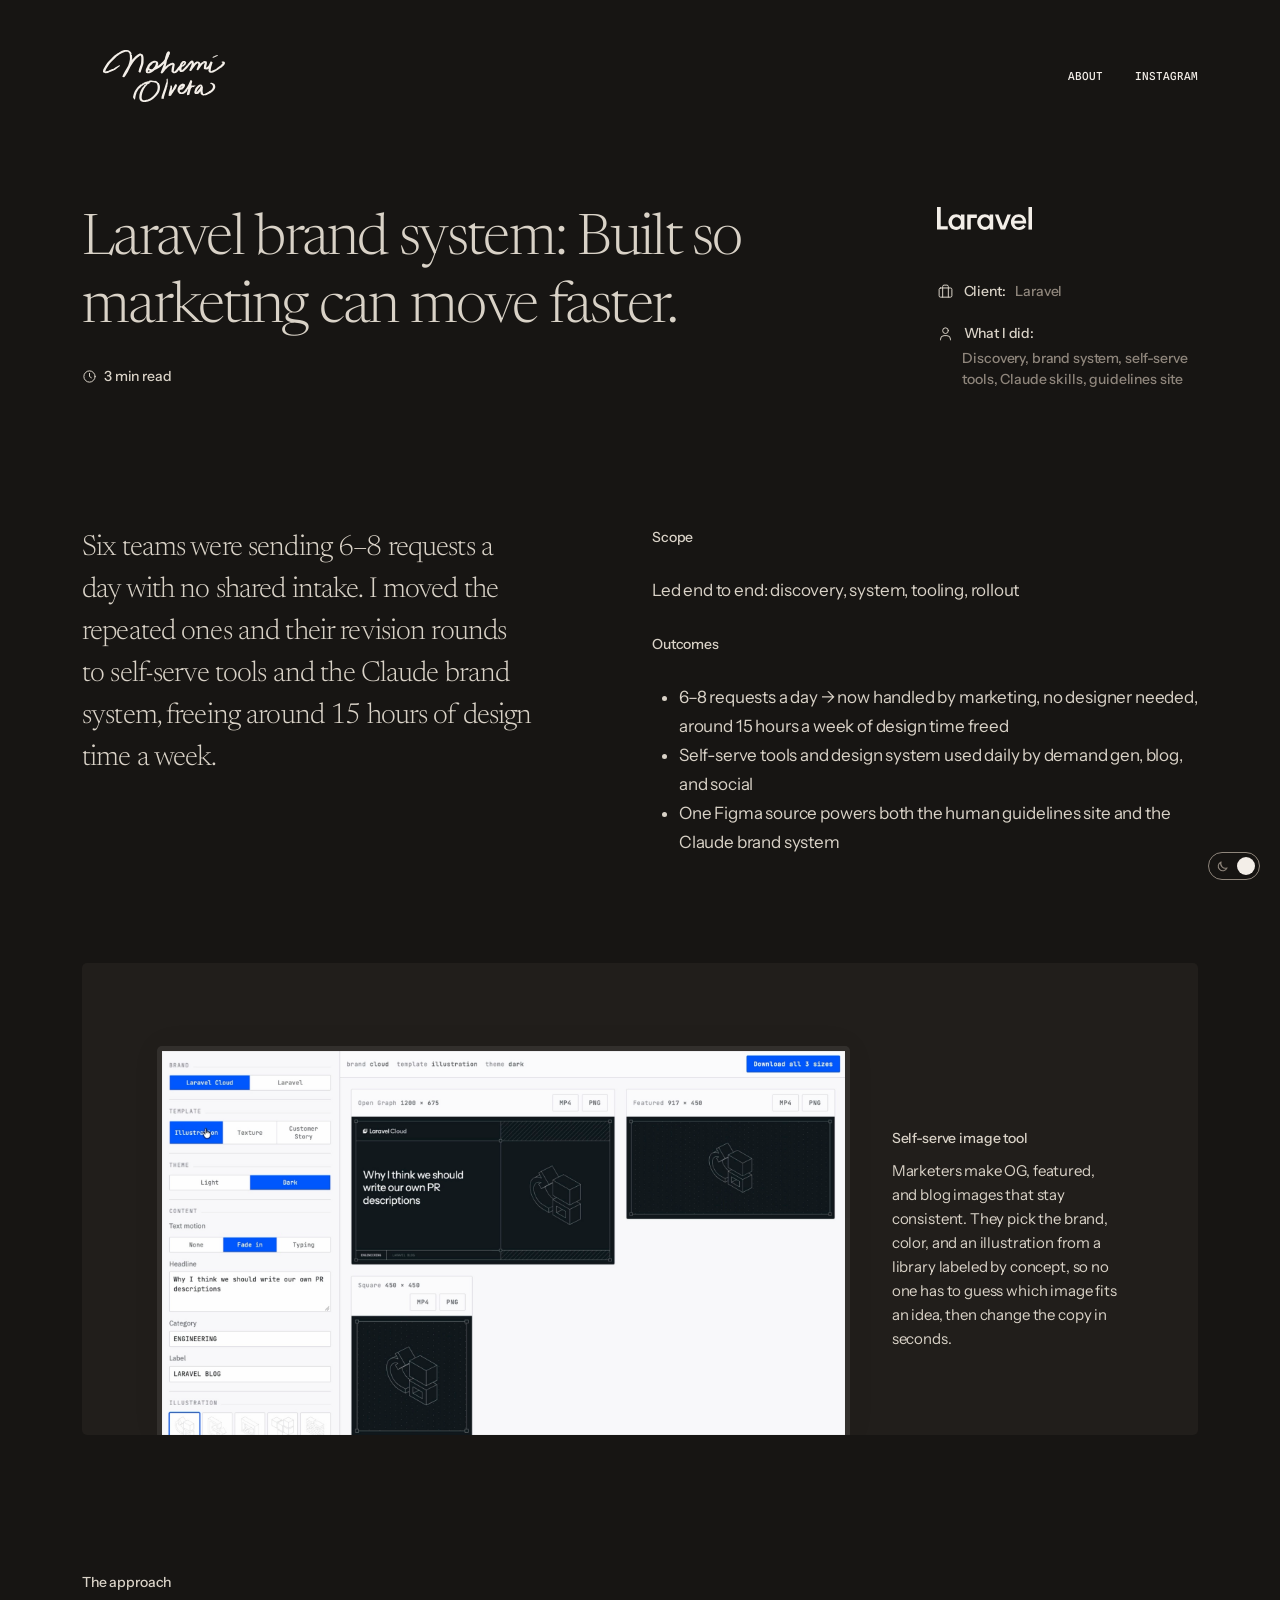
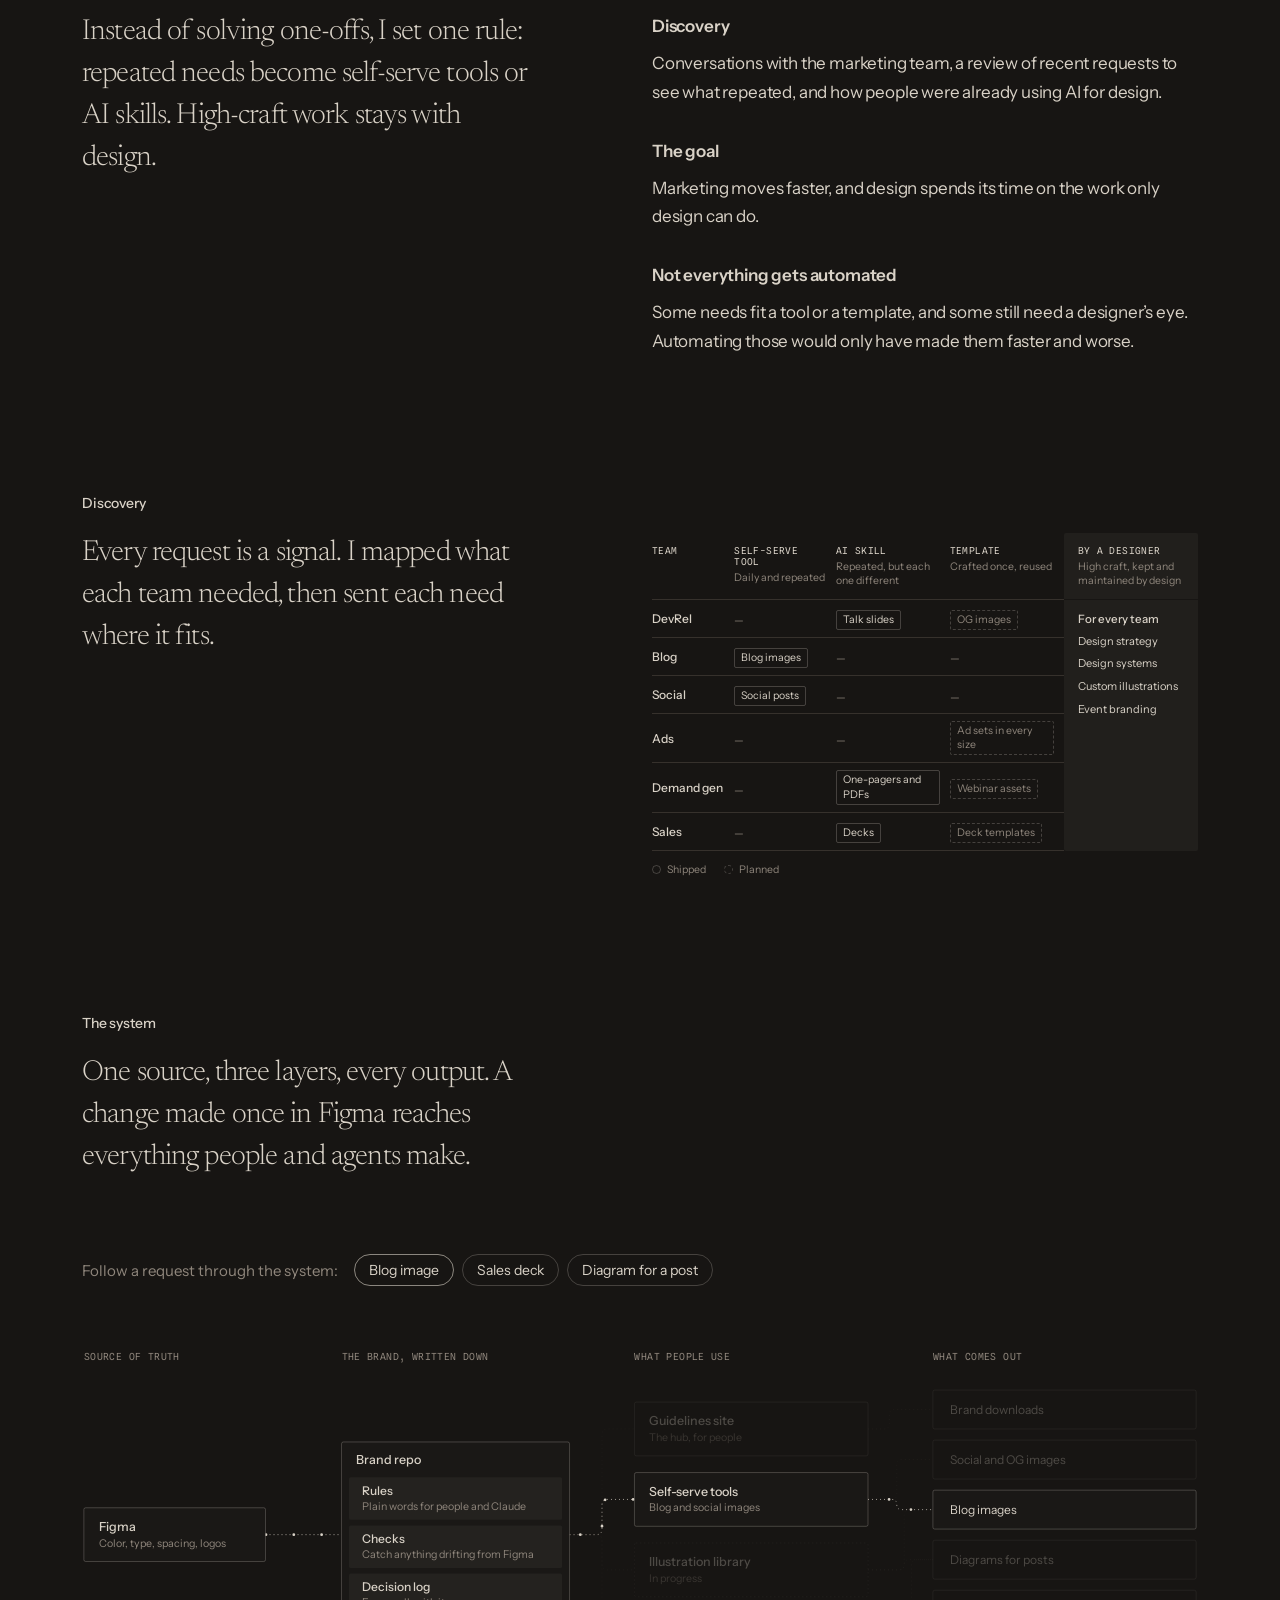
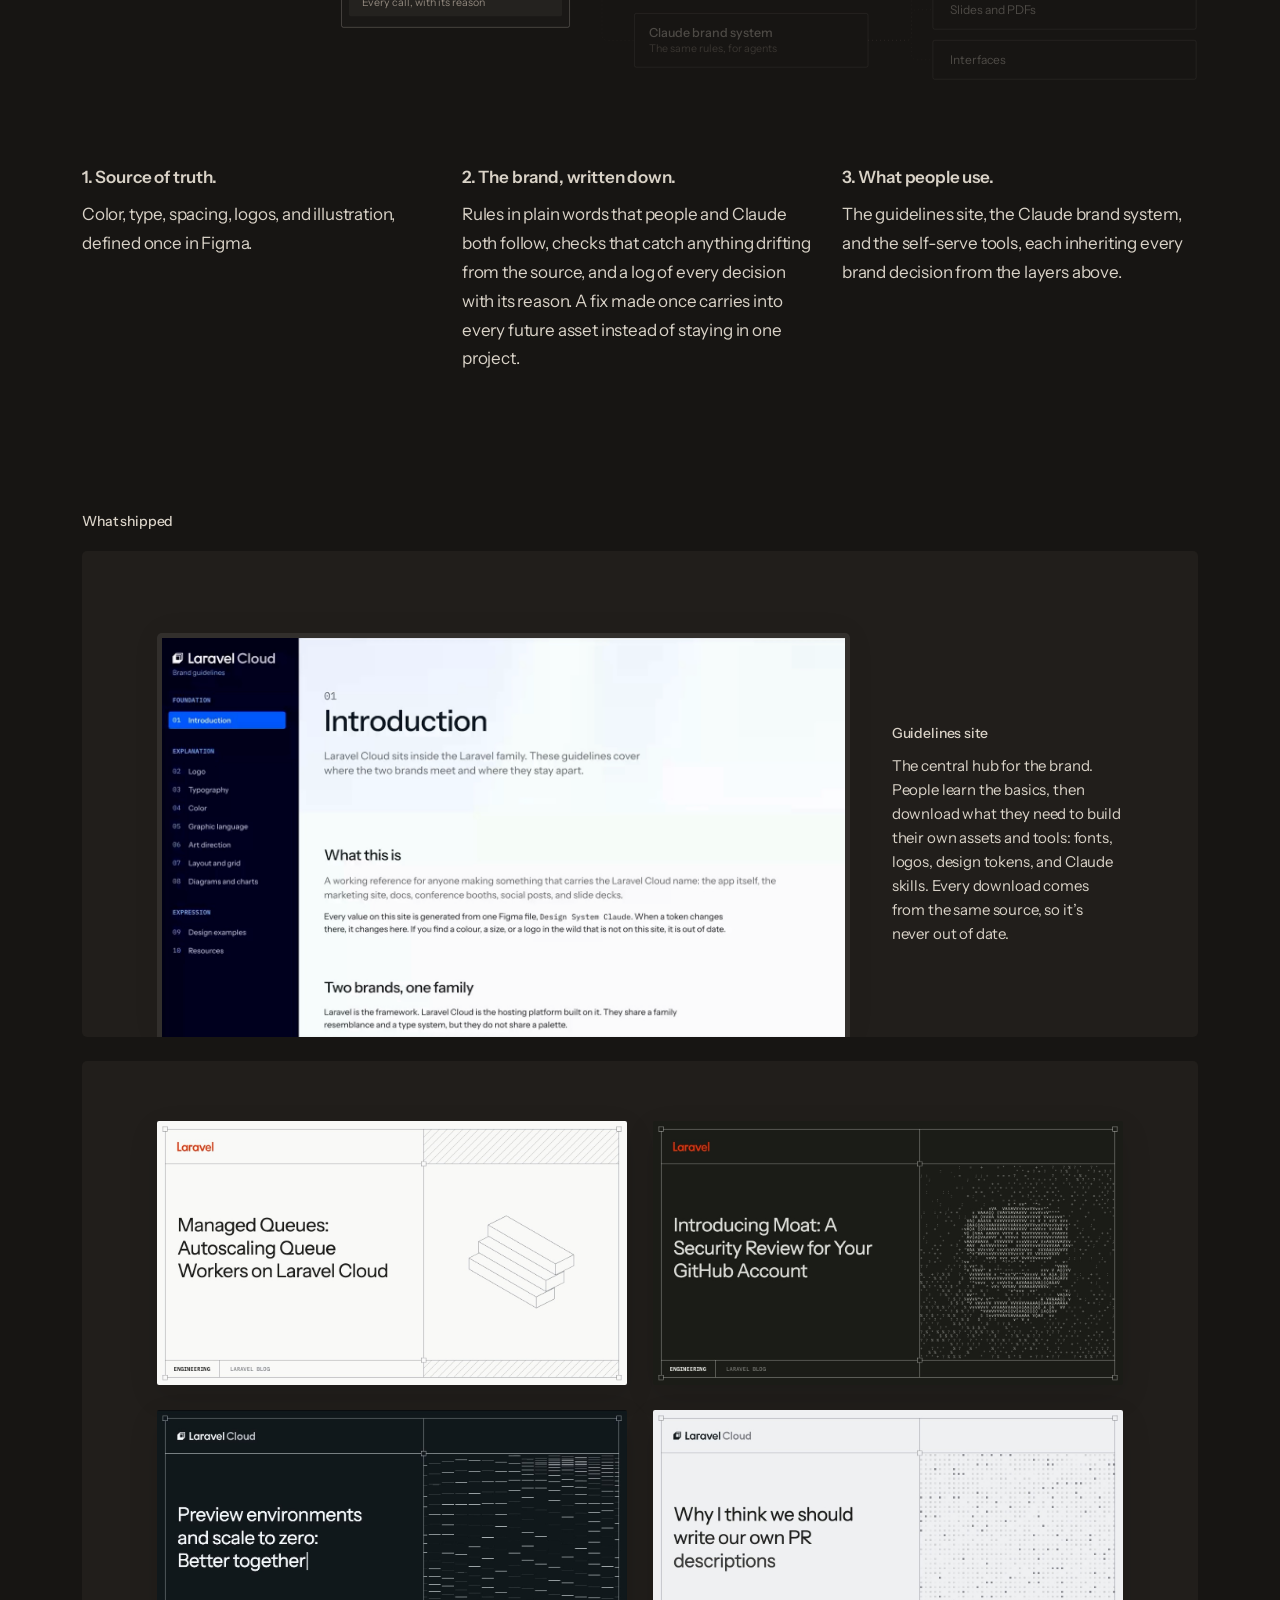
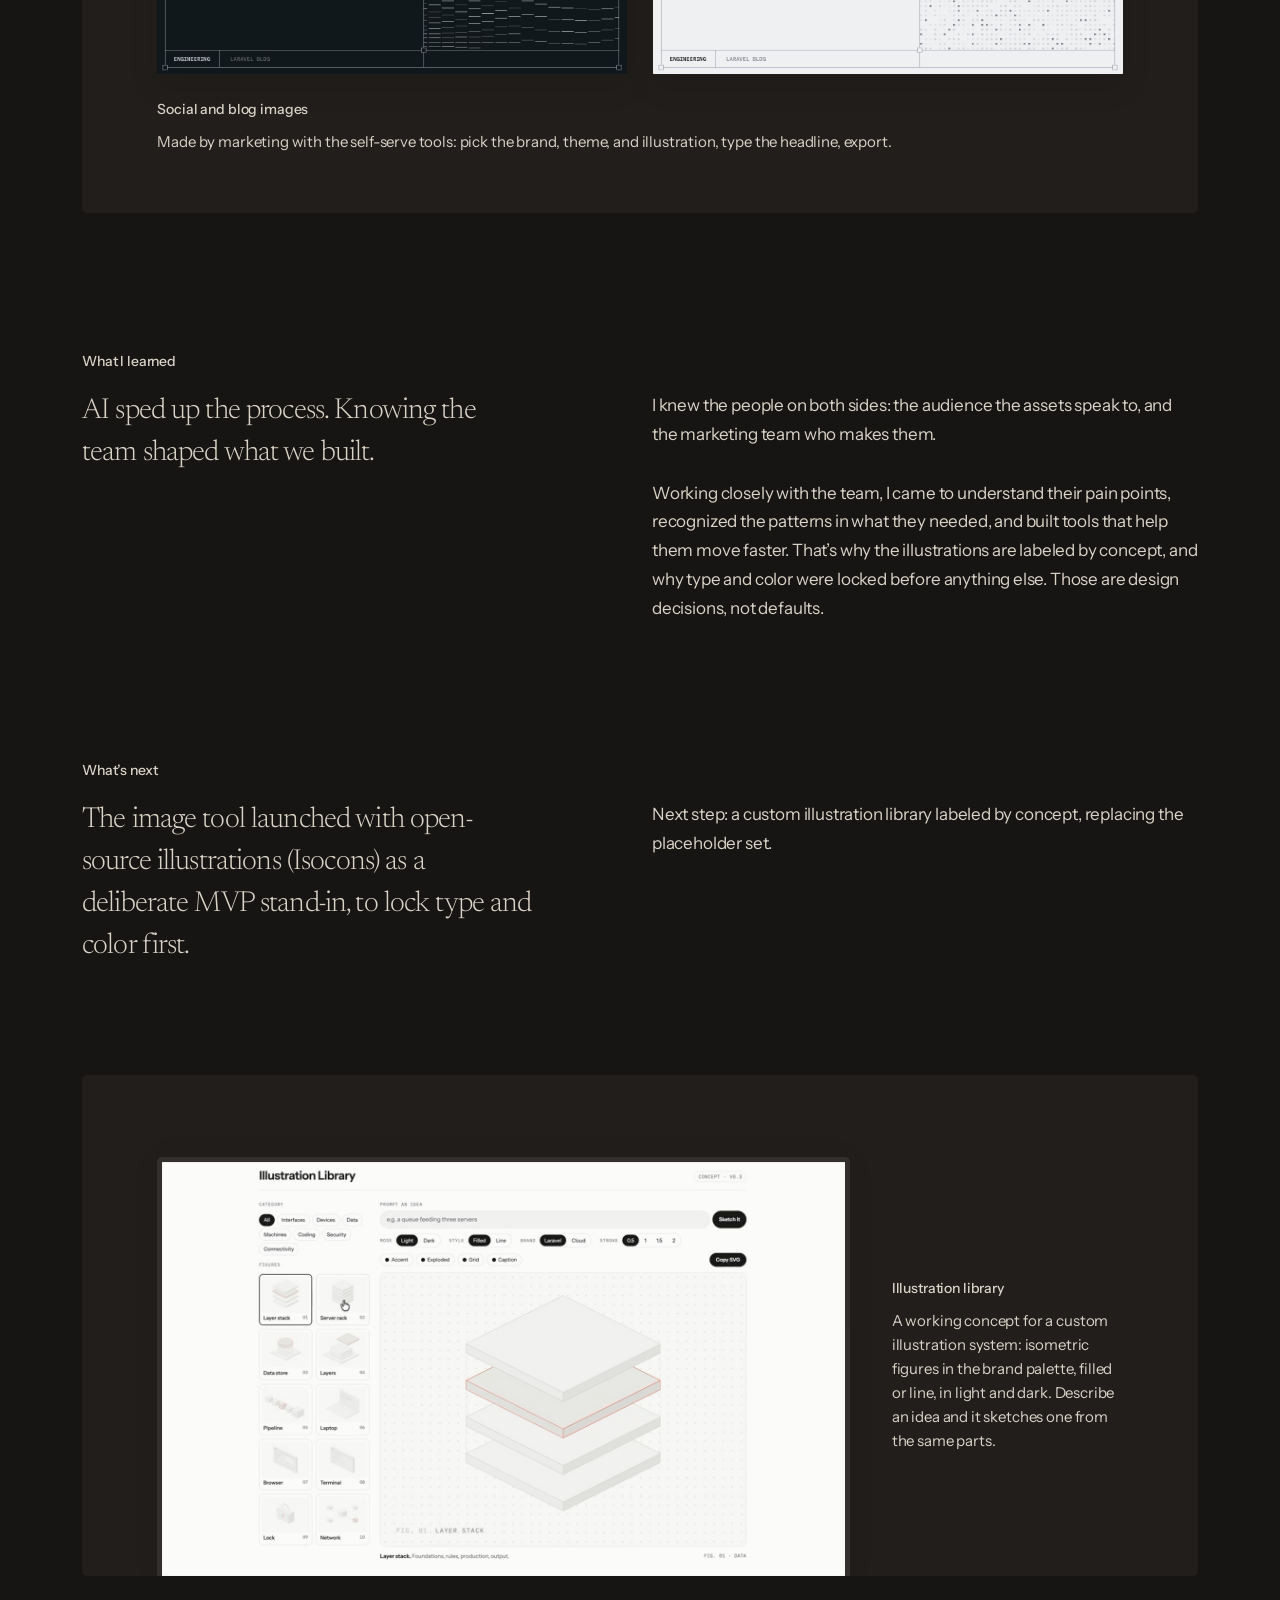
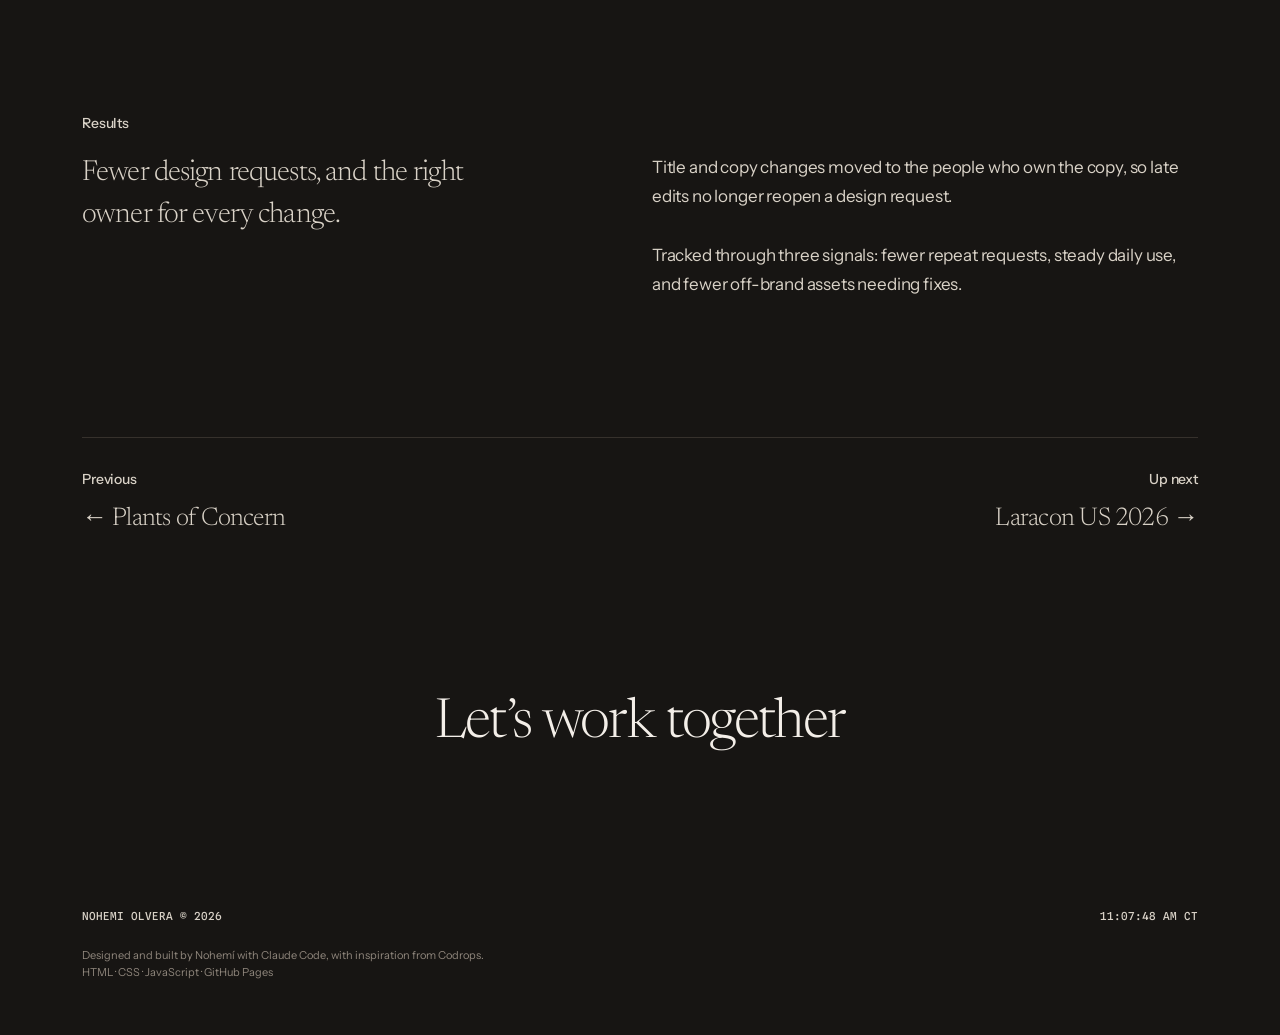
<file: laravel-brand-system.html>
<!DOCTYPE html>
<html lang="en">
<head>
	<meta charset="utf-8">
	<title>Moved — Nohemí Olvera</title>
	<!-- This page moved. Kept so older links still land on the case study. -->
	<link rel="canonical" href="https://nohemi.design/laravel.html">
	<meta name="robots" content="noindex">
	<meta http-equiv="refresh" content="0; url=laravel.html">
	<script>location.replace('laravel.html' + location.hash)</script>
</head>
<body>
	<p>This page moved to <a href="laravel.html">laravel.html</a>.</p>
</body>
</html>
</file>
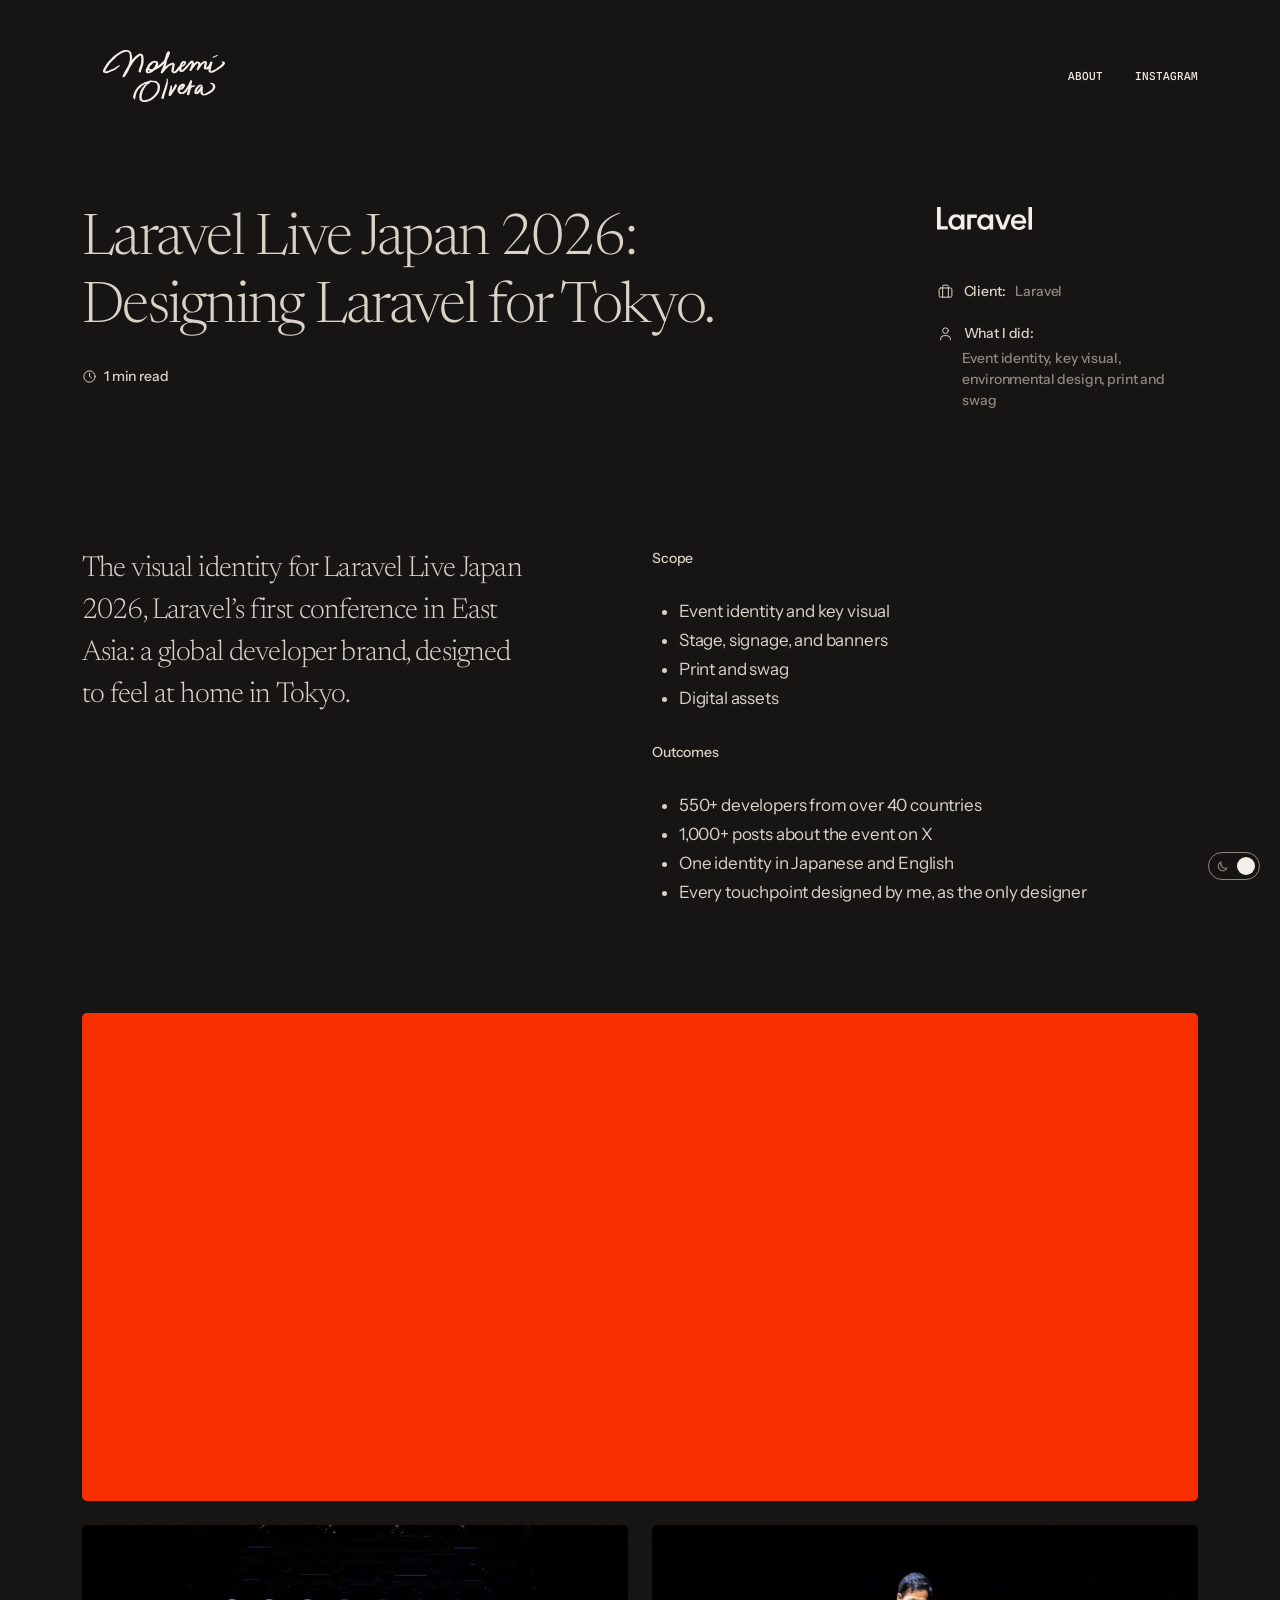
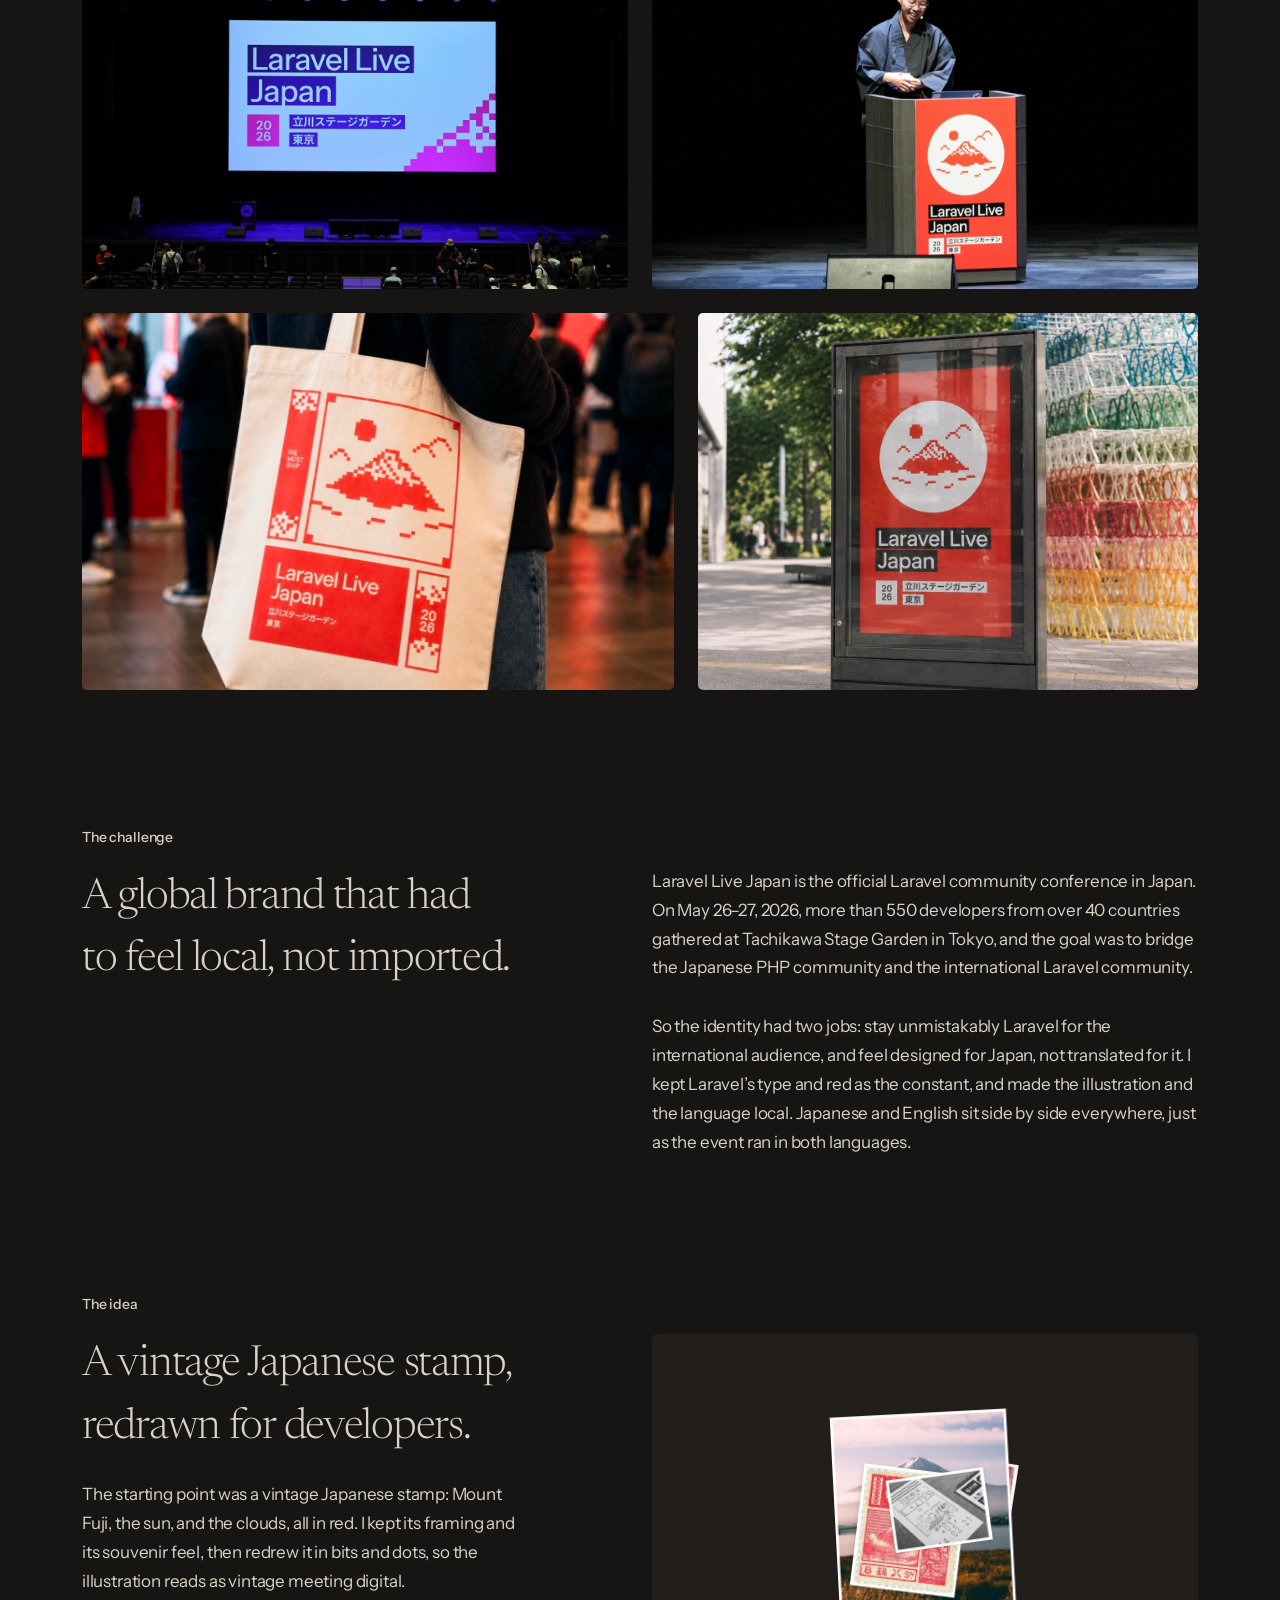
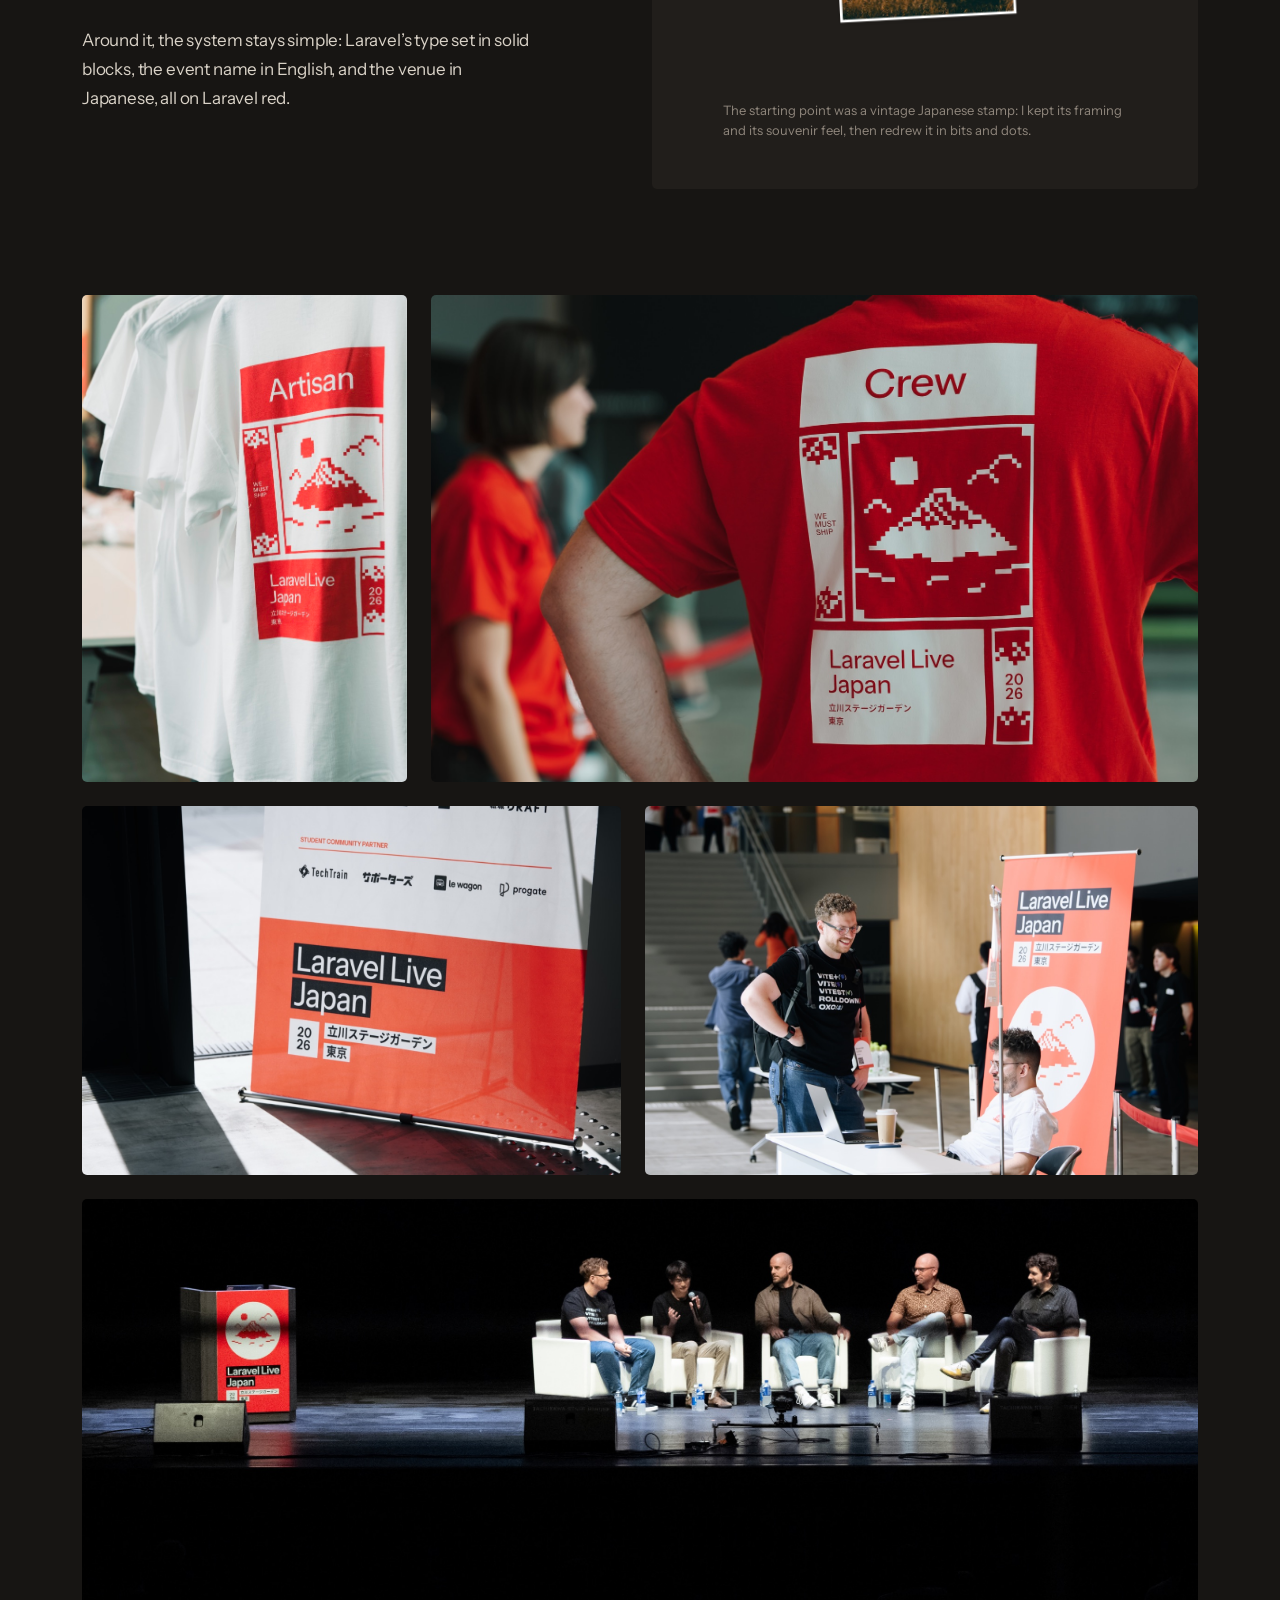
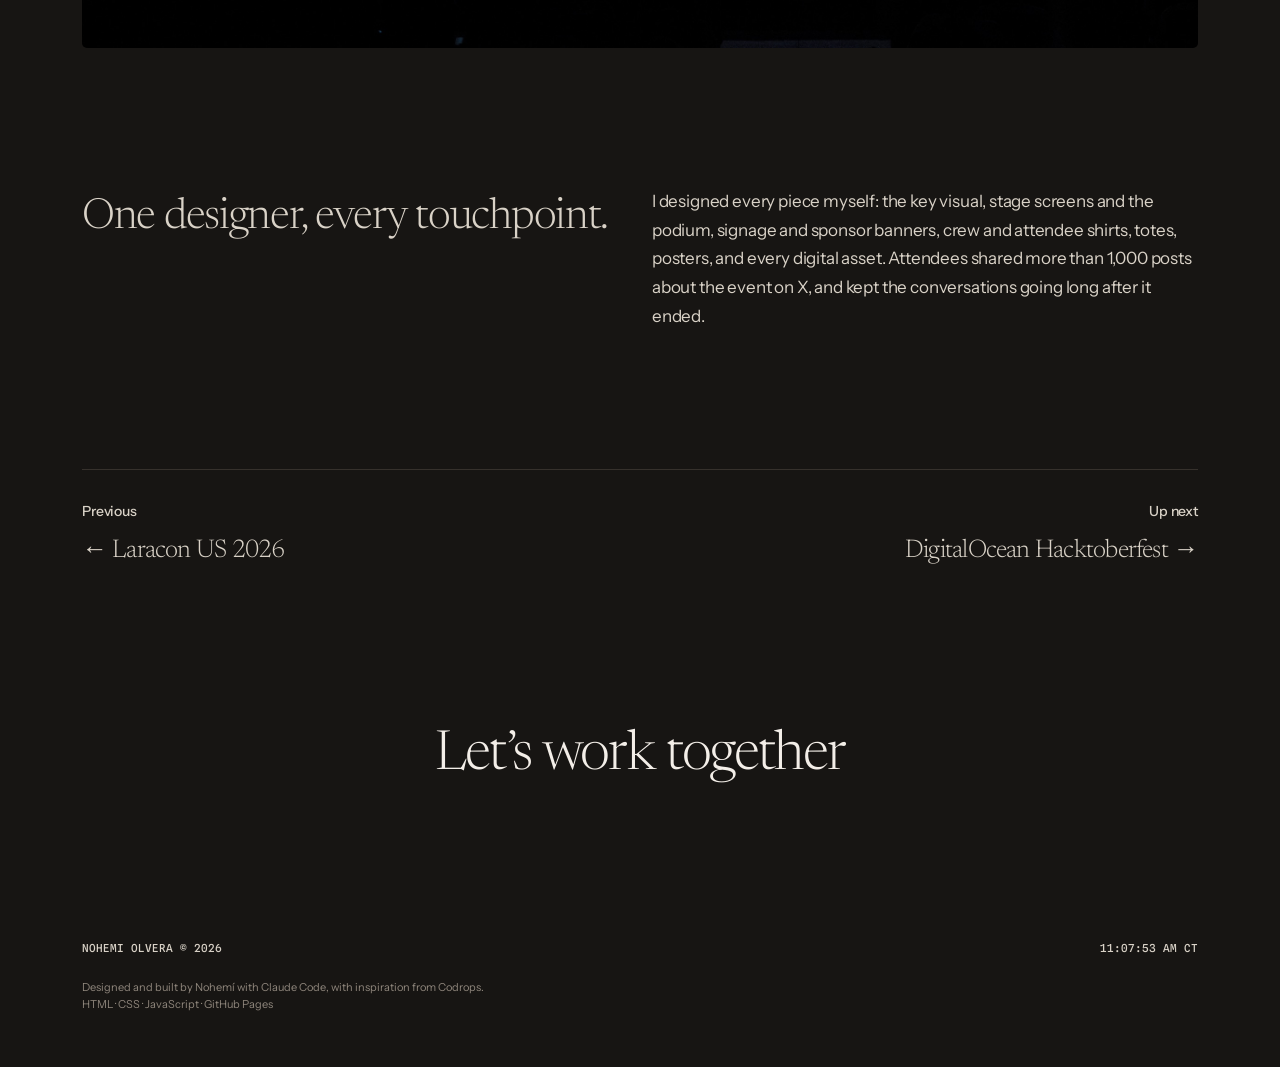
<file: laravel-live-japan.html>
<!DOCTYPE html>
<html lang="en">
<head>
	<meta charset="utf-8">
	<title>Moved — Nohemí Olvera</title>
	<!-- This page moved. Kept so older links still land on the case study. -->
	<link rel="canonical" href="https://nohemi.design/lljp.html">
	<meta name="robots" content="noindex">
	<meta http-equiv="refresh" content="0; url=lljp.html">
	<script>location.replace('lljp.html' + location.hash)</script>
</head>
<body>
	<p>This page moved to <a href="lljp.html">lljp.html</a>.</p>
</body>
</html>
</file>
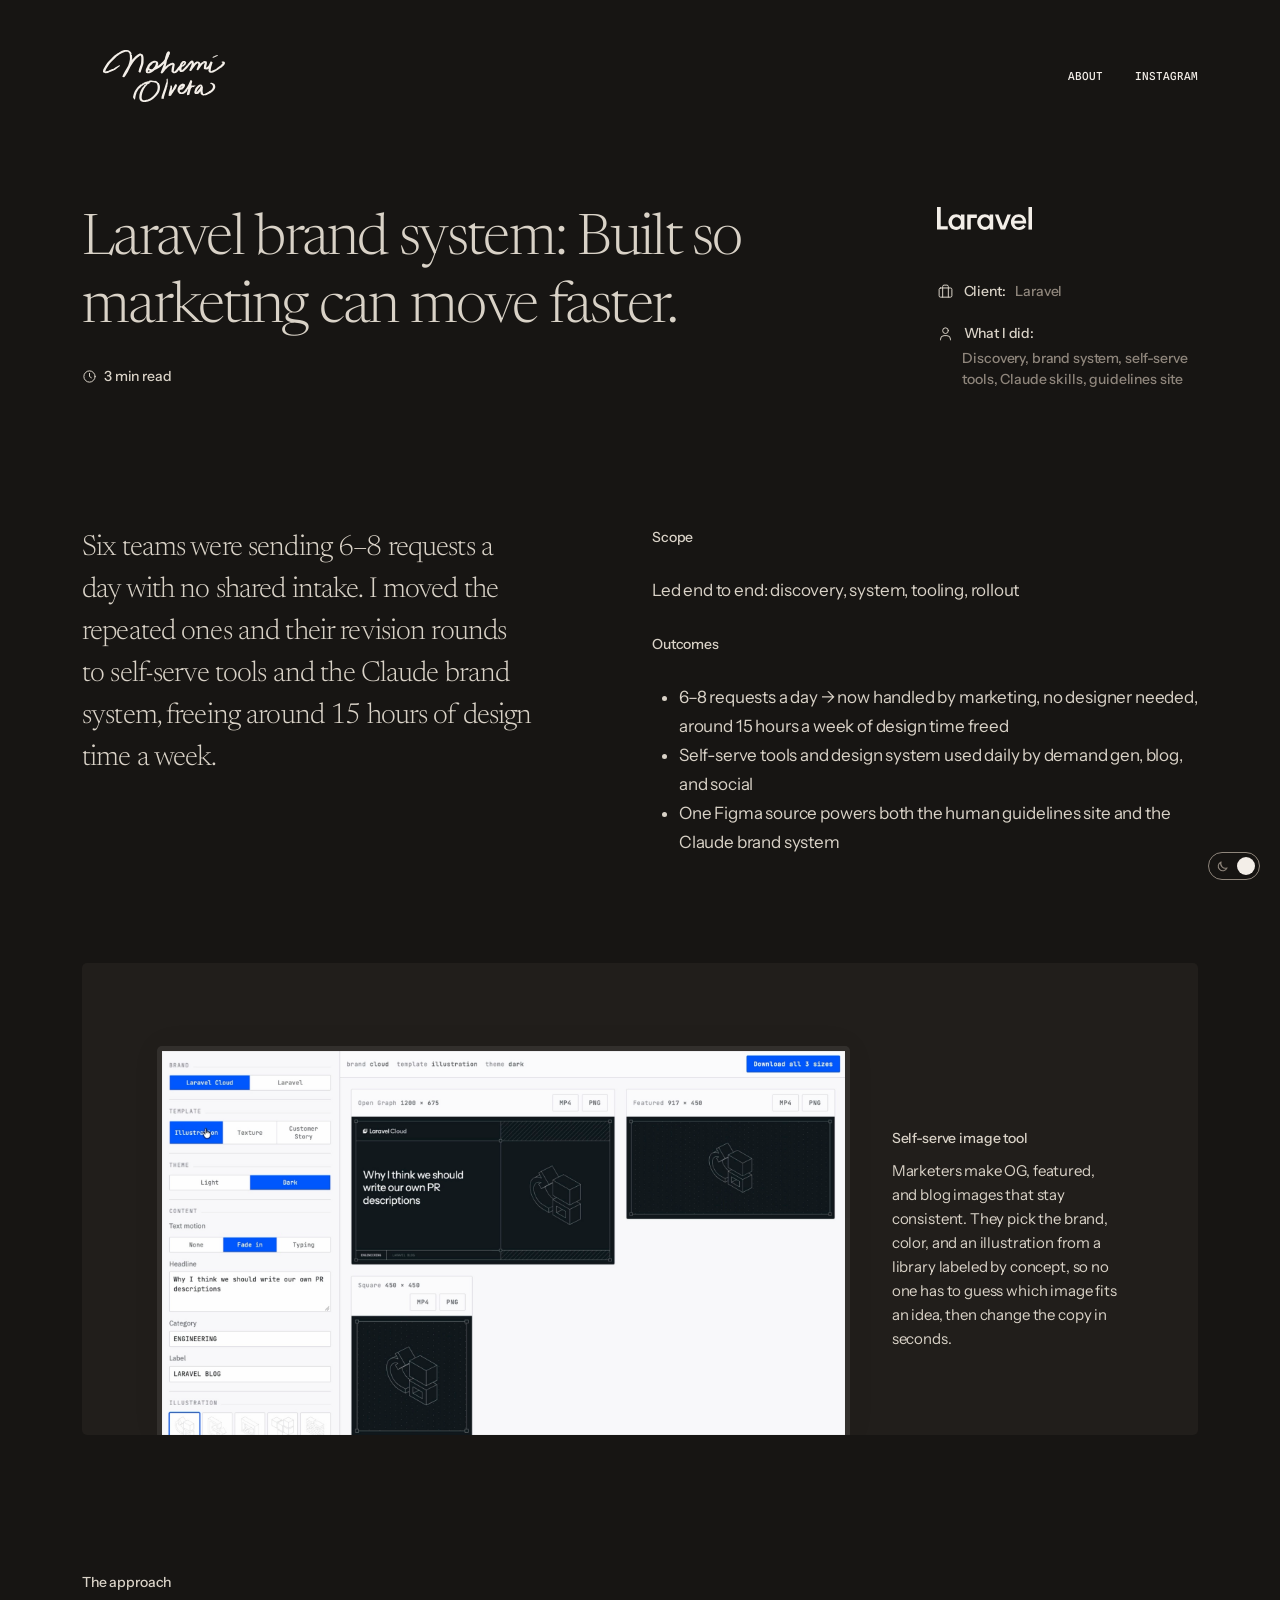
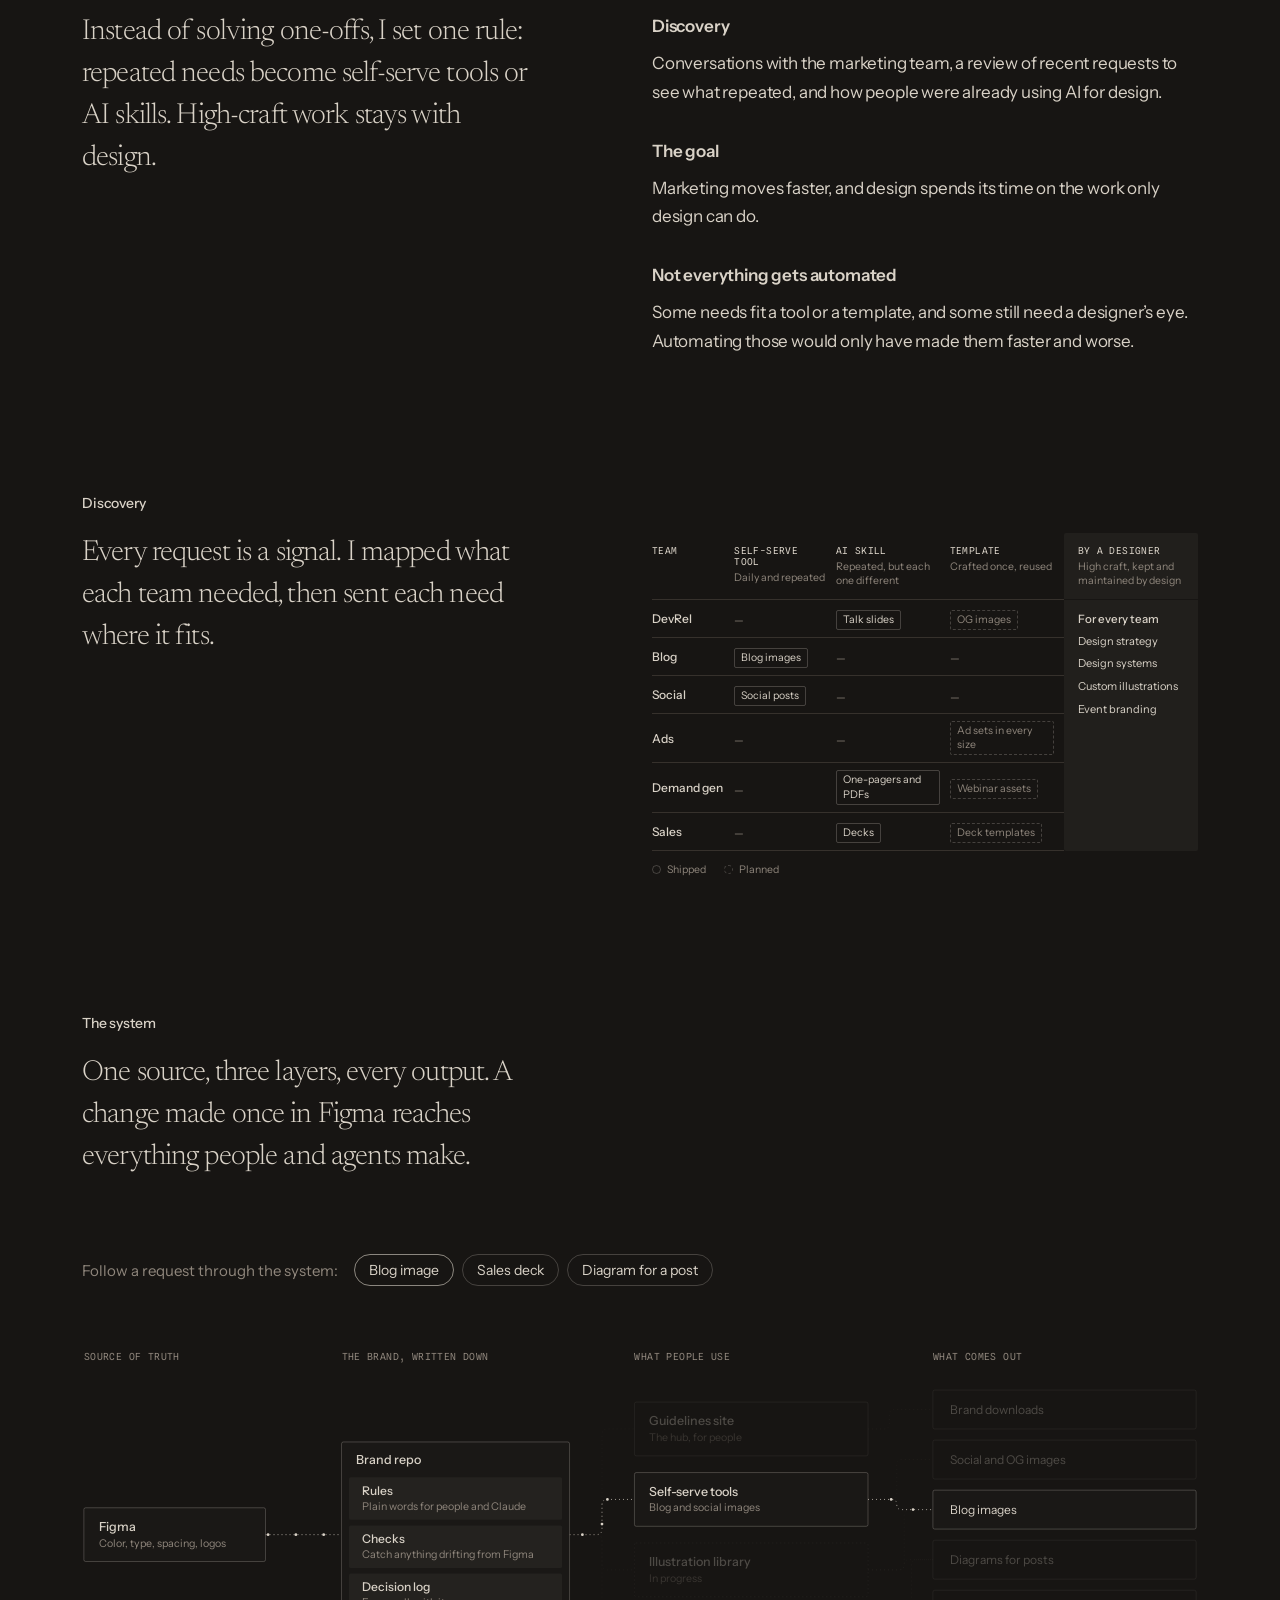
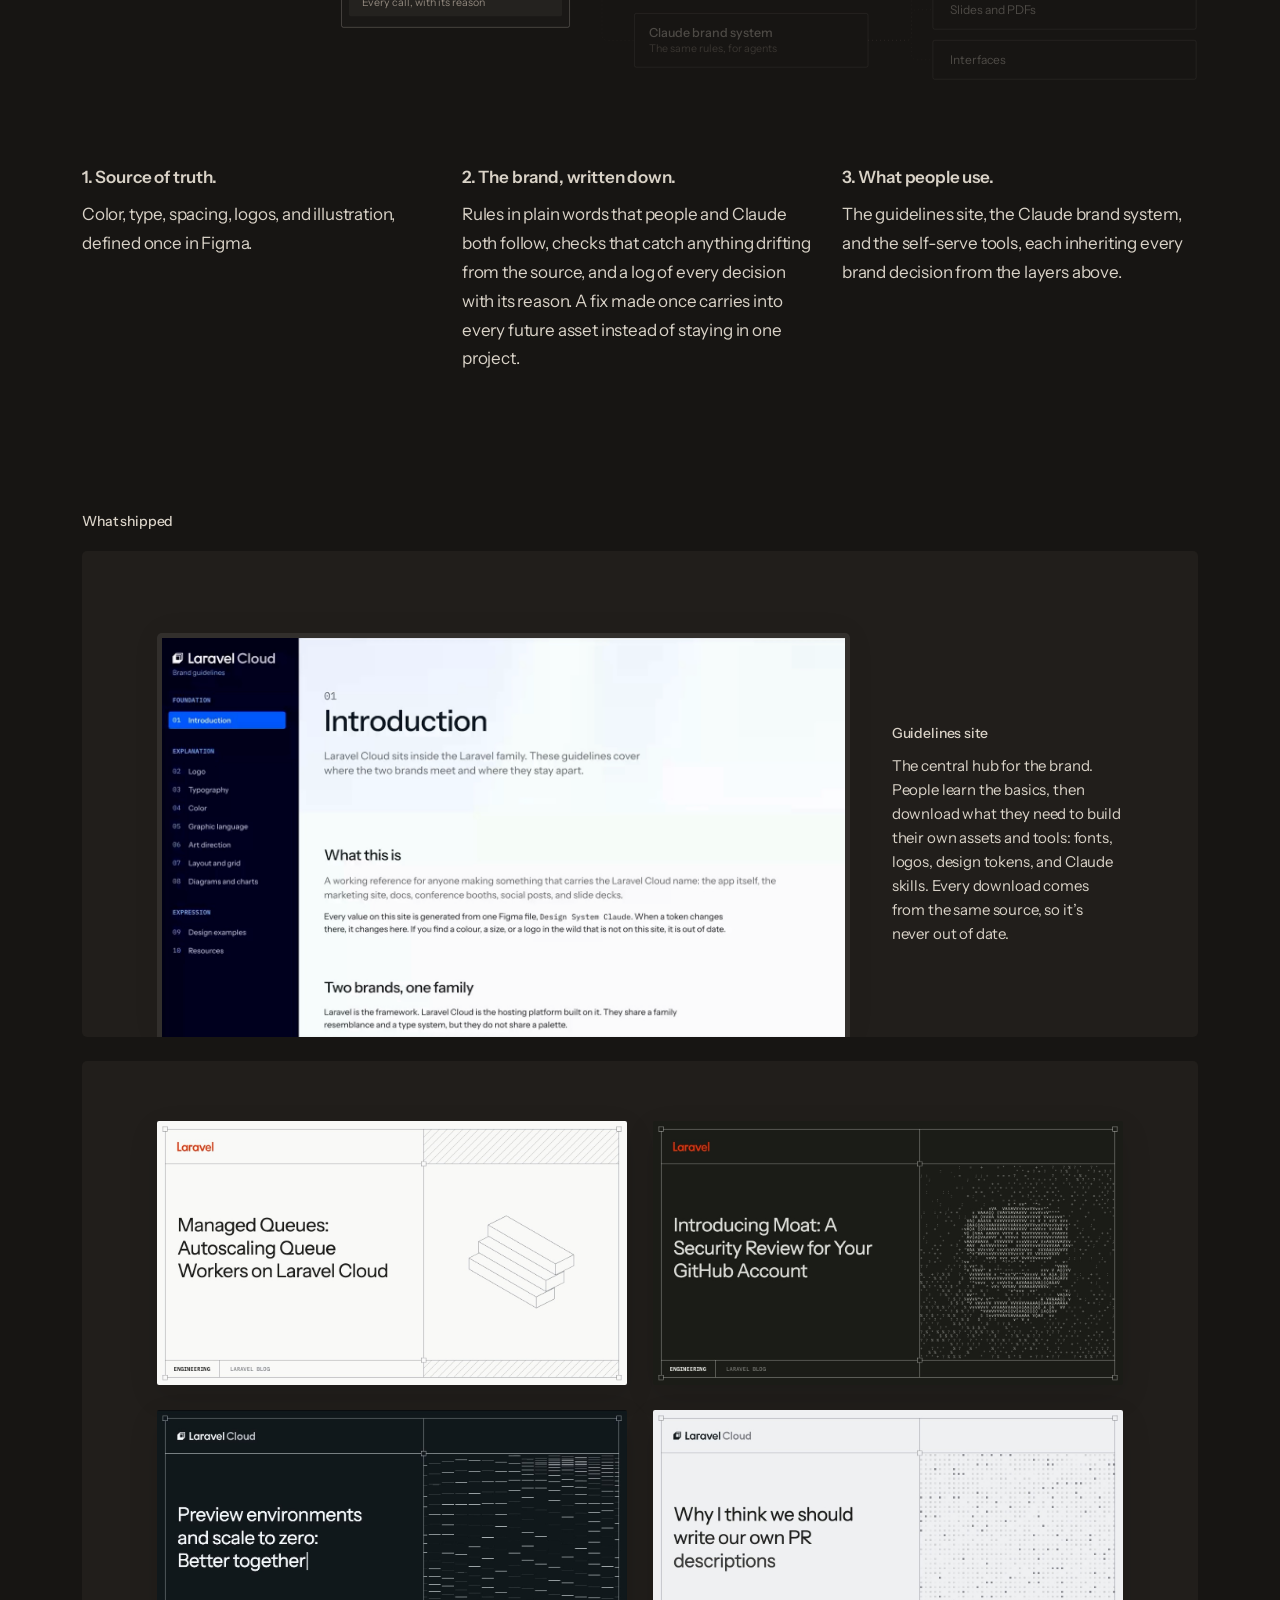
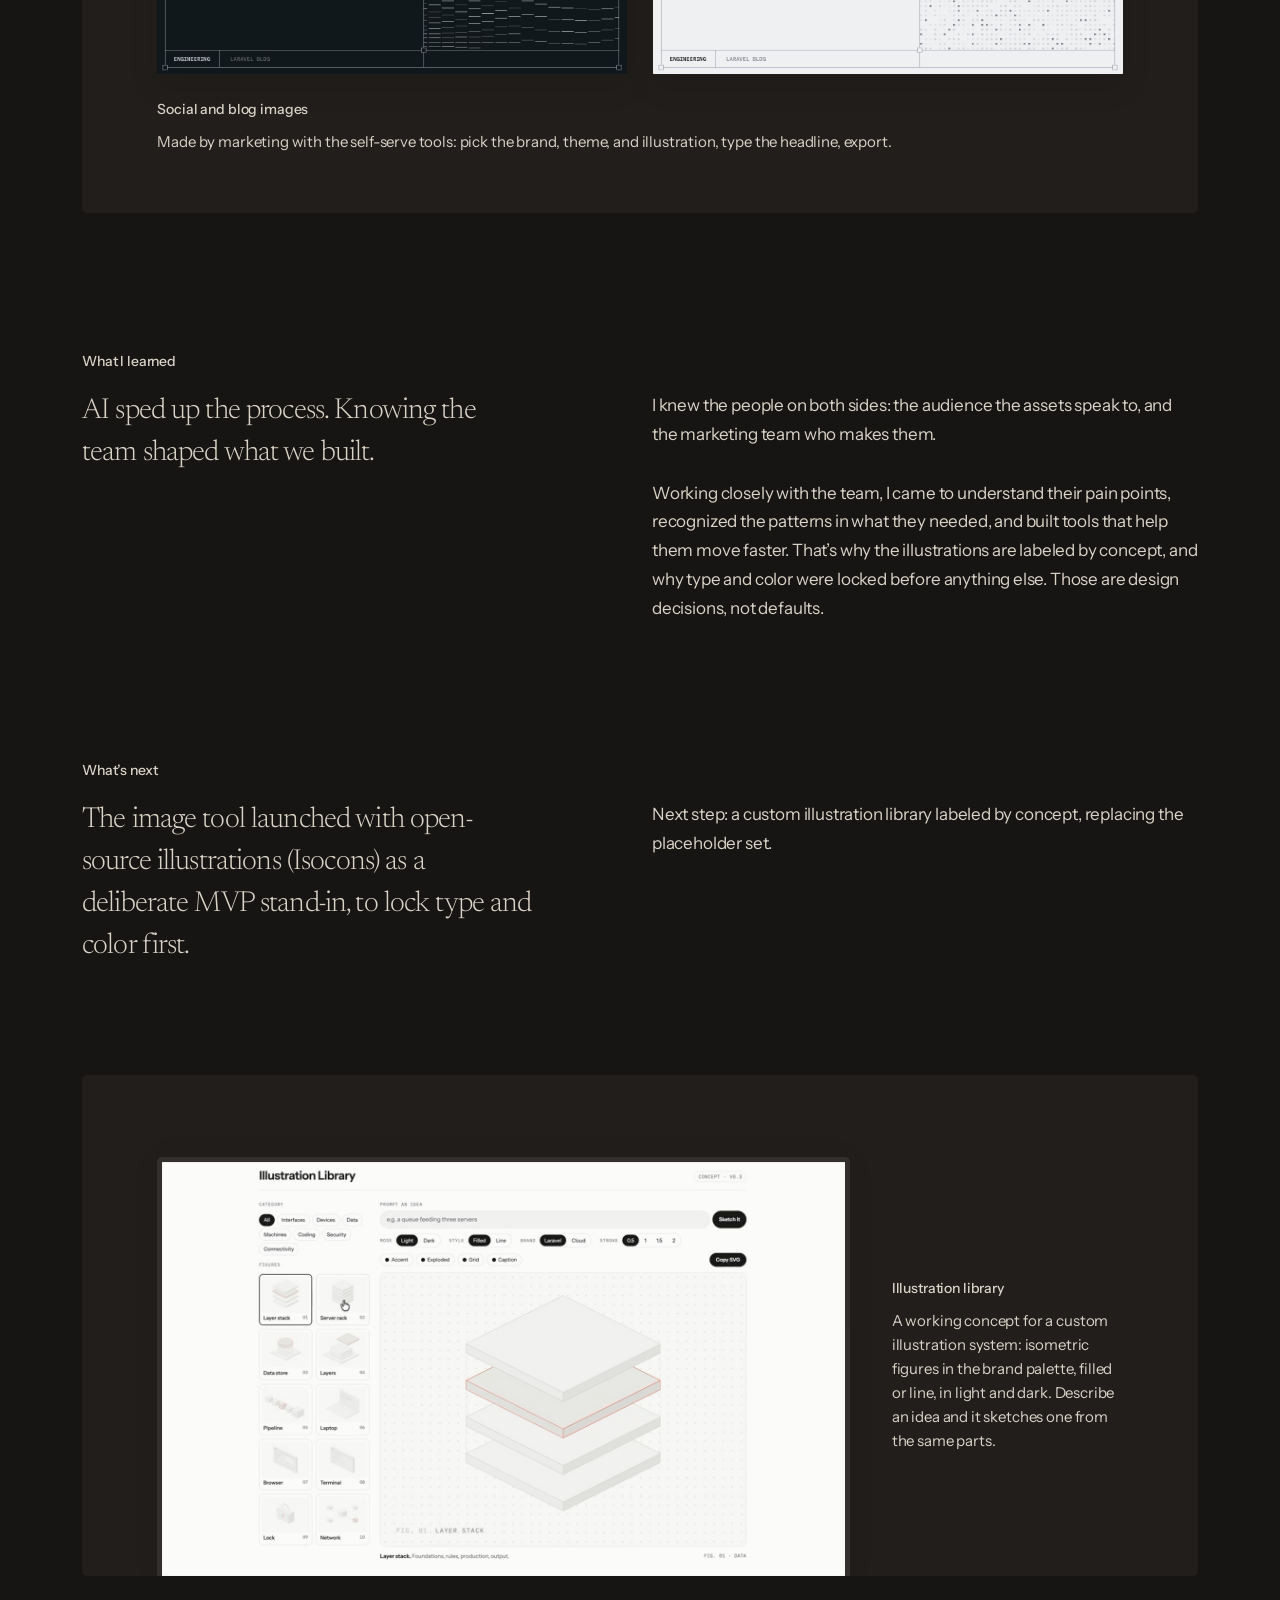
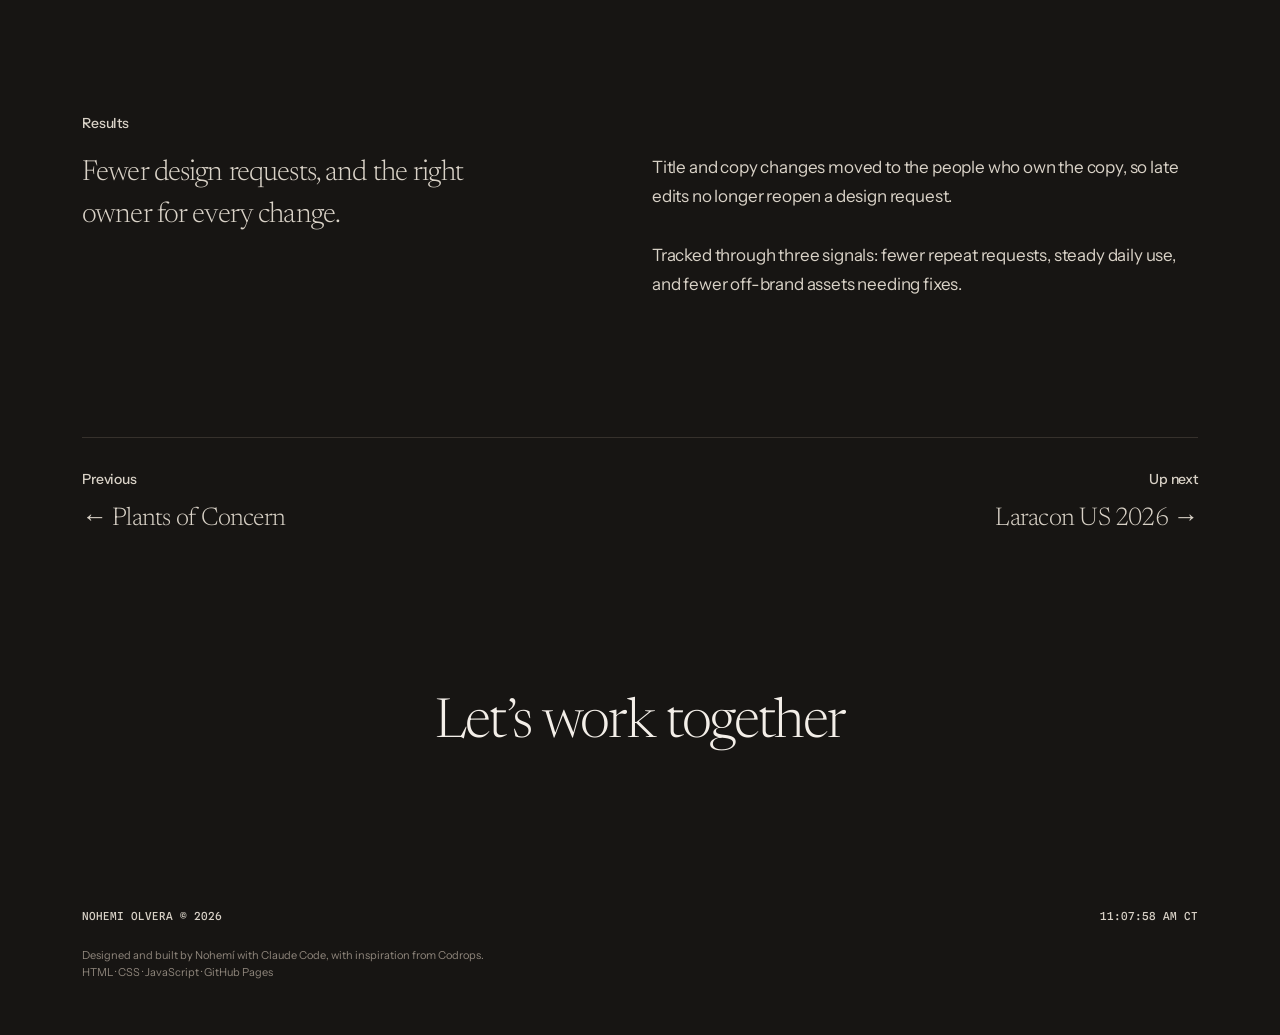
<file: laravel.html>
<!DOCTYPE html>
<html lang="en">
<head>
	<meta charset="utf-8">
	<meta name="viewport" content="width=device-width, initial-scale=1">
	<title>Laravel brand system — Nohemí Olvera</title>
	<meta name="description" content="A brand system for Laravel marketing: one source of truth behind the guidelines site, a Claude brand system, and self-serve tools, so the team ships on-brand work without waiting on design.">
	<meta property="og:type" content="website">
	<meta property="og:site_name" content="Nohemí Olvera">
	<meta property="og:title" content="Laravel brand system — Nohemí Olvera">
	<meta property="og:description" content="A brand system for Laravel marketing: one source of truth behind the guidelines site, a Claude brand system, and self-serve tools, so the team ships on-brand work without waiting on design.">
	<meta property="og:url" content="https://nohemi.design/laravel.html">
	<meta property="og:image" content="https://nohemi.design/assets/og-image.png">
	<meta property="og:image:width" content="1200">
	<meta property="og:image:height" content="630">
	<meta property="og:image:alt" content="Nohemí designs brands for tech">
	<meta name="twitter:card" content="summary_large_image">
	<link rel="icon" href="favicon.ico">
	<link rel="icon" href="favicon.svg" type="image/svg+xml">
	<link rel="preconnect" href="https://fonts.googleapis.com">
	<link rel="preconnect" href="https://fonts.gstatic.com" crossorigin>
	<link href="https://fonts.googleapis.com/css2?family=Instrument+Sans:wght@400;500;600&family=Newsreader:opsz,wght@6..72,200;6..72,300;6..72,400;6..72,600&family=Spline+Sans+Mono:wght@500&display=swap" rel="stylesheet">
	<meta name="theme-color" content="#171513">
	<script src="theme.js?v=20261105c"></script>
	<script src="transition.js"></script>
	<link rel="stylesheet" href="style.css?v=20261114q">
	<script>document.documentElement.classList.add('js')</script>
</head>
<body class="case">
	<header class="site-header">
		<a class="logo" href="index.html" aria-label="Nohemí Olvera, home"><img src="assets/logo-signature.svg" width="143" height="61" alt=""></a>
		<nav class="nav" aria-label="Main">
			<a href="about.html">About</a>
			<a href="https://www.instagram.com/by.nohemi/" target="_blank" rel="noopener">Instagram</a>
		</nav>
	</header>

	<main>
		<article>
			<header class="case-hero grid">
				<div class="case-heading">
					<h1 class="case-title">Laravel brand system: Built so marketing can move faster.</h1>
					<p class="label case-read">3 min read</p>
				</div>
				<div class="case-meta">
					<img class="case-client-logo" src="assets/logo-laravel.svg" width="95" height="23" alt="Laravel">
					<dl>
						<div class="case-meta-client"><dt>Client:</dt> <dd>Laravel</dd></div>
						<div class="case-meta-role"><dt>What I did:</dt> <dd>Discovery, brand system, self-serve tools, Claude skills, guidelines site</dd></div>
					</dl>
				</div>
			</header>

			<section class="case-section grid reveal">
				<div class="case-lead">
					<p>Six teams were sending 6–8 requests a day with no shared intake. I moved the repeated ones and their revision rounds to self-serve tools and the Claude brand system, freeing around 15 hours of design time a week.</p>
				</div>
				<div class="case-body">
					<h2 class="label">Scope</h2>
					<p>Led end to end: discovery, system, tooling, rollout</p>
					<h2 id="outcomes" class="label">Outcomes</h2>
					<ul aria-labelledby="outcomes">
						<li>6–8 requests a day → now handled by marketing, no designer needed, around 15 hours a week of design time freed</li>
						<li>Self-serve tools and design system used daily by demand gen, blog, and social</li>
						<li>One Figma source powers both the human guidelines site and the Claude brand system</li>
					</ul>
				</div>
			</section>

			<div class="case-media grid">
				<figure class="reveal tile tile--placeholder span-12 case-panel case-panel--flush">
					<video class="case-video" src="assets/lbs-blog-tool.mp4" poster="assets/lbs-blog-tool-poster.jpg" width="1920" height="1080" muted loop playsinline preload="none" controls aria-label="Self-serve blog image tool: switching illustration, theme, brand, and template, then editing the headline"></video>
					<figcaption class="case-caption">
						<p class="label">Self-serve image tool</p>
						<p>Marketers make OG, featured, and blog images that stay consistent. They pick the brand, color, and an illustration from a library labeled by concept, so no one has to guess which image fits an idea, then change the copy in seconds.</p>
					</figcaption>
				</figure>
			</div>

			<section class="case-section grid reveal" aria-labelledby="approach">
				<h2 id="approach" class="label span-12">The approach</h2>
				<p class="case-lead">Instead of solving one-offs, I set one rule: repeated needs become self-serve tools or AI skills. High-craft work stays with design.</p>
				<div class="case-body case-points">
					<p><strong>Discovery</strong> Conversations with the marketing team, a review of recent requests to see what repeated, and how people were already using AI for design.</p>
					<p><strong>The goal</strong> Marketing moves faster, and design spends its time on the work only design can do.</p>
					<p><strong>Not everything gets automated</strong> Some needs fit a tool or a template, and some still need a designer’s eye. Automating those would only have made them faster and worse.</p>
				</div>
			</section>

			<section class="case-section grid reveal" aria-labelledby="discovery">
				<h2 id="discovery" class="label span-12">Discovery</h2>
				<p class="case-lead">Every request is a signal. I mapped what each team needed, then sent each need where it fits.</p>
				<figure class="needs">
					<div class="needs-scroll">
						<table class="needs-table">
							<caption class="sr-only">Each marketing team’s design needs, sorted by what each need should become</caption>
							<thead>
								<tr>
									<th scope="col">Team</th>
									<th scope="col">Self-serve tool<span class="needs-sub">Daily and repeated</span></th>
									<th scope="col">AI skill<span class="needs-sub">Repeated, but each one different</span></th>
									<th scope="col">Template<span class="needs-sub">Crafted once, reused</span></th>
									<th scope="col">By a designer<span class="needs-sub">High craft, kept and maintained by design</span></th>
								</tr>
							</thead>
							<tbody>
								<tr>
									<th scope="row">DevRel</th>
									<td><span class="needs-none" aria-label="None">—</span></td>
									<td><span class="needs-chip">Talk slides</span></td>
									<td><span class="needs-chip needs-chip--planned">OG images<span class="sr-only"> (planned)</span></span></td>
									<td class="needs-designer" rowspan="6">
										<div class="needs-designer-box">
											<p class="needs-note">For every team</p>
											<span class="needs-chip">Design strategy</span>
											<span class="needs-chip">Design systems</span>
											<span class="needs-chip">Custom illustrations</span>
											<span class="needs-chip">Event branding</span>
										</div>
									</td>
								</tr>
								<tr>
									<th scope="row">Blog</th>
									<td><span class="needs-chip">Blog images</span></td>
									<td><span class="needs-none" aria-label="None">—</span></td>
									<td><span class="needs-none" aria-label="None">—</span></td>
								</tr>
								<tr>
									<th scope="row">Social</th>
									<td><span class="needs-chip">Social posts</span></td>
									<td><span class="needs-none" aria-label="None">—</span></td>
									<td><span class="needs-none" aria-label="None">—</span></td>
								</tr>
								<tr>
									<th scope="row">Ads</th>
									<td><span class="needs-none" aria-label="None">—</span></td>
									<td><span class="needs-none" aria-label="None">—</span></td>
									<td><span class="needs-chip needs-chip--planned">Ad sets in every size<span class="sr-only"> (planned)</span></span></td>
								</tr>
								<tr>
									<th scope="row">Demand gen</th>
									<td><span class="needs-none" aria-label="None">—</span></td>
									<td><span class="needs-chip">One-pagers and PDFs</span></td>
									<td><span class="needs-chip needs-chip--planned">Webinar assets<span class="sr-only"> (planned)</span></span></td>
								</tr>
								<tr>
									<th scope="row">Sales</th>
									<td><span class="needs-none" aria-label="None">—</span></td>
									<td><span class="needs-chip">Decks</span></td>
									<td><span class="needs-chip needs-chip--planned">Deck templates<span class="sr-only"> (planned)</span></span></td>
								</tr>
							</tbody>
						</table>
					</div>
					<figcaption class="needs-legend"><span class="needs-chip needs-chip--key" aria-hidden="true"></span>Shipped <span class="needs-chip needs-chip--key needs-chip--planned" aria-hidden="true"></span>Planned</figcaption>
				</figure>
			</section>

			<section class="case-section grid reveal" aria-labelledby="system">
				<h2 id="system" class="label span-12">The system</h2>
				<p class="case-lead span-12">One source, three layers, every output. A change made once in Figma reaches everything people and agents make.</p>
				<figure class="sys span-12" data-sys>
					<figcaption class="sys-intro">
						<span class="sys-intro-text">Follow a request through the system:</span>
						<span class="sys-examples" role="group" aria-label="Example requests">
							<button type="button" class="sys-example" data-sys-example="blog">Blog image</button>
							<button type="button" class="sys-example" data-sys-example="deck">Sales deck</button>
							<button type="button" class="sys-example" data-sys-example="diagram">Diagram for a post</button>
						</span>
					</figcaption>
					<div class="sys-canvas"></div>
				</figure>
				<div class="case-body case-layers-text">
					<p><strong>1. Source of truth.</strong> Color, type, spacing, logos, and illustration, defined once in Figma.</p>
					<p><strong>2. The brand, written down.</strong> Rules in plain words that people and Claude both follow, checks that catch anything drifting from the source, and a log of every decision with its reason. A fix made once carries into every future asset instead of staying in one project.</p>
					<p><strong>3. What people use.</strong> The guidelines site, the Claude brand system, and the self-serve tools, each inheriting every brand decision from the layers above.</p>
				</div>
			</section>

			<section class="case-section case-section--label grid reveal" aria-labelledby="shipped">
				<h2 id="shipped" class="label span-12">What shipped</h2>
			</section>

			<div class="case-media grid">
				<figure class="reveal tile tile--placeholder span-12 case-panel case-panel--flush">
					<video class="case-video" src="assets/lbs-guidelines-site.mp4" poster="assets/lbs-guidelines-site-poster.jpg" width="1440" height="842" muted loop playsinline preload="none" controls aria-label="Scrolling through the Laravel brand guidelines site"></video>
					<figcaption class="case-caption">
						<p class="label">Guidelines site</p>
						<p>The central hub for the brand. People learn the basics, then download what they need to build their own assets and tools: fonts, logos, design tokens, and Claude skills. Every download comes from the same source, so it’s never out of date.</p>
					</figcaption>
				</figure>
			</div>

			<div class="case-media grid">
				<figure class="reveal reveal-group tile tile--placeholder span-12 case-gallery case-gallery--2">
					<video src="assets/lbs-laravel-managed-queues.mp4" poster="assets/lbs-laravel-managed-queues-poster.jpg" width="1200" height="675" muted loop playsinline preload="none" controls aria-label="Animated light Laravel blog image: Managed Queues, autoscaling queue workers on Laravel Cloud, with an illustration that draws itself"></video>
					<video src="assets/lbs-laravel-moat.mp4" poster="assets/lbs-laravel-moat-poster.jpg" width="1200" height="675" muted loop playsinline preload="none" controls aria-label="Animated dark Laravel blog image: Introducing Moat, a security review for your GitHub account, with a shield drawn in shifting characters"></video>
					<video src="assets/lbs-settle-dark.mp4" poster="assets/lbs-settle-dark-poster.jpg" width="1200" height="675" muted loop playsinline preload="none" controls aria-label="Animated dark Laravel Cloud blog image: Preview environments and scale to zero, better together, with a moving line texture"></video>
					<video src="assets/lbs-flicker.mp4" poster="assets/lbs-flicker-poster.jpg" width="1200" height="675" muted loop playsinline preload="none" controls aria-label="Animated light Laravel Cloud blog image: Why I think we should write our own PR descriptions, with a flickering grid texture"></video>
					<figcaption class="case-caption">
						<p class="label">Social and blog images</p>
						<p>Made by marketing with the self-serve tools: pick the brand, theme, and illustration, type the headline, export.</p>
					</figcaption>
				</figure>
			</div>

			<section class="case-section grid reveal" aria-labelledby="learned">
				<h2 id="learned" class="label span-12">What I learned</h2>
				<p class="case-lead">AI sped up the process. Knowing the team shaped what we built.</p>
				<div class="case-body">
					<p>I knew the people on both sides: the audience the assets speak to, and the marketing team who makes them.</p>
					<p>Working closely with the team, I came to understand their pain points, recognized the patterns in what they needed, and built tools that help them move faster. That’s why the illustrations are labeled by concept, and why type and color were locked before anything else. Those are design decisions, not defaults.</p>
				</div>
			</section>

			<section class="case-section grid reveal" aria-labelledby="whats-next">
				<h2 id="whats-next" class="label span-12">What’s next</h2>
				<p class="case-lead">The image tool launched with open-source illustrations (<a href="https://www.isocons.app/" target="_blank" rel="noopener">Isocons</a>) as a deliberate MVP stand-in, to lock type and color first.</p>
				<div class="case-body">
					<p>Next step: a custom illustration library labeled by concept, replacing the placeholder set.</p>
				</div>
			</section>

			<div class="case-media grid">
				<figure class="reveal tile tile--placeholder span-12 case-panel case-panel--flush">
					<video class="case-video" src="assets/lbs-illustration-library.mp4" poster="assets/lbs-illustration-library-poster.jpg" width="1440" height="872" muted loop playsinline preload="none" controls aria-label="Illustration library: browsing isometric figures and switching between light and dark modes"></video>
					<figcaption class="case-caption">
						<p class="label">Illustration library</p>
						<p>A working concept for a custom illustration system: isometric figures in the brand palette, filled or line, in light and dark. Describe an idea and it sketches one from the same parts.</p>
					</figcaption>
				</figure>
			</div>

			<section class="case-section grid reveal" aria-labelledby="results">
				<h2 id="results" class="label span-12">Results</h2>
				<p class="case-lead">Fewer design requests, and the right owner for every change.</p>
				<div class="case-body">
					<p>Title and copy changes moved to the people who own the copy, so late edits no longer reopen a design request.</p>
					<p>Tracked through three signals: fewer repeat requests, steady daily use, and fewer off-brand assets needing fixes.</p>
				</div>
			</section>
			<nav class="case-next grid reveal" aria-label="More projects">
				<a class="case-pager case-pager--prev" href="poc.html"><span class="label">Previous</span><span class="case-pager-title"><span class="case-next-arrow" aria-hidden="true">←</span> <span class="case-pager-name">Plants of Concern</span></span></a>
				<a class="case-pager case-pager--next" href="laracon.html"><span class="label">Up next</span><span class="case-pager-title"><span class="case-pager-name">Laracon US 2026</span> <span class="case-next-arrow" aria-hidden="true">→</span></span></a>
			</nav>
		</article>
	</main>

	<footer class="site-footer">
		<a class="footer-cta" href="mailto:nohemi.olvera@gmail.com">Let’s work together</a>
		<div class="footer-meta">
			<p class="label">Nohemi Olvera © 2026</p>
			<p class="label"><time class="clock" data-tz="America/Chicago">CT</time></p>
		</div>
		<div class="footer-credits">
			<p>Designed and built by Nohemí with <a href="https://claude.com/claude-code" target="_blank" rel="noopener">Claude Code</a>, with inspiration from <a href="https://tympanus.net/codrops/category/tutorials/" target="_blank" rel="noopener">Codrops</a>.</p>
			<p>HTML · CSS · JavaScript · GitHub Pages</p>
		</div>
	</footer>

	<script src="header.js"></script>
	<script src="fade.js"></script>
	<script src="clock.js"></script>
	<script src="video.js"></script>
	<script src="system-diagram.js?v=20261114"></script>
</body>
</html>
</file>
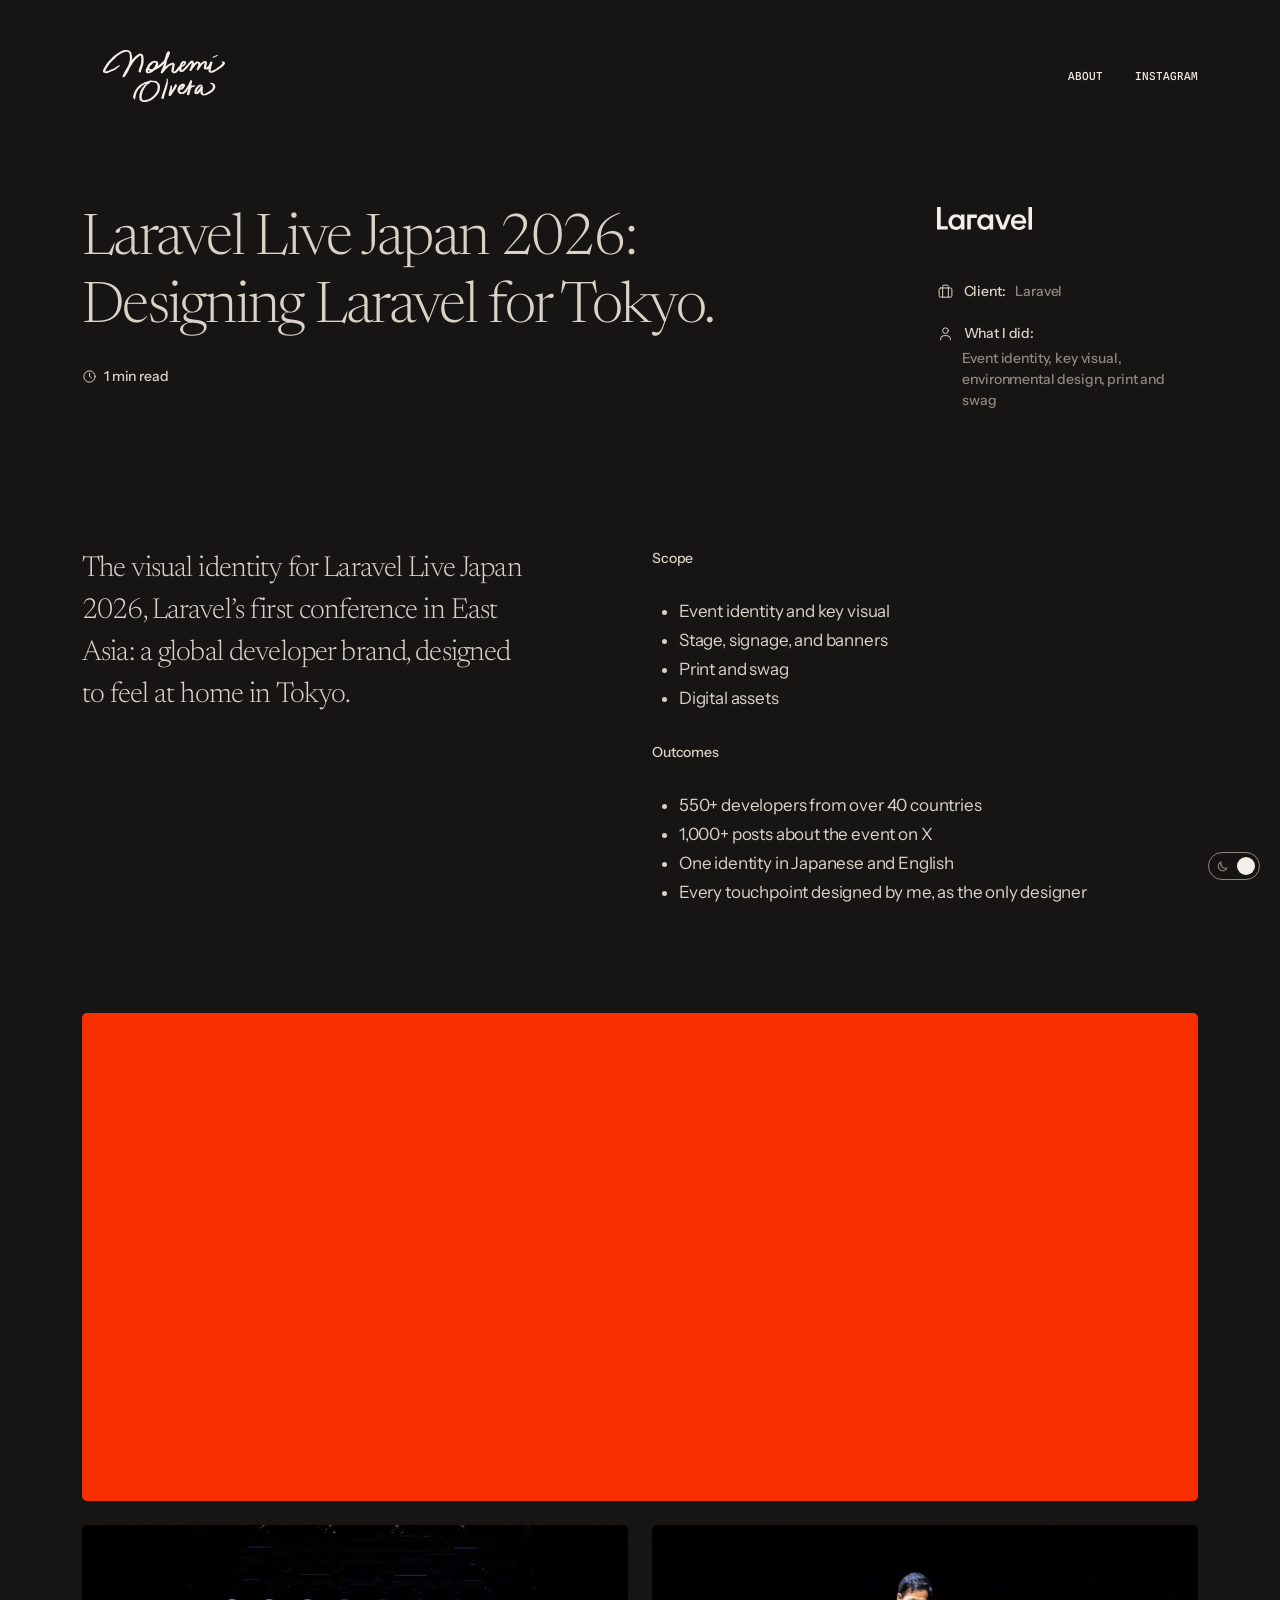
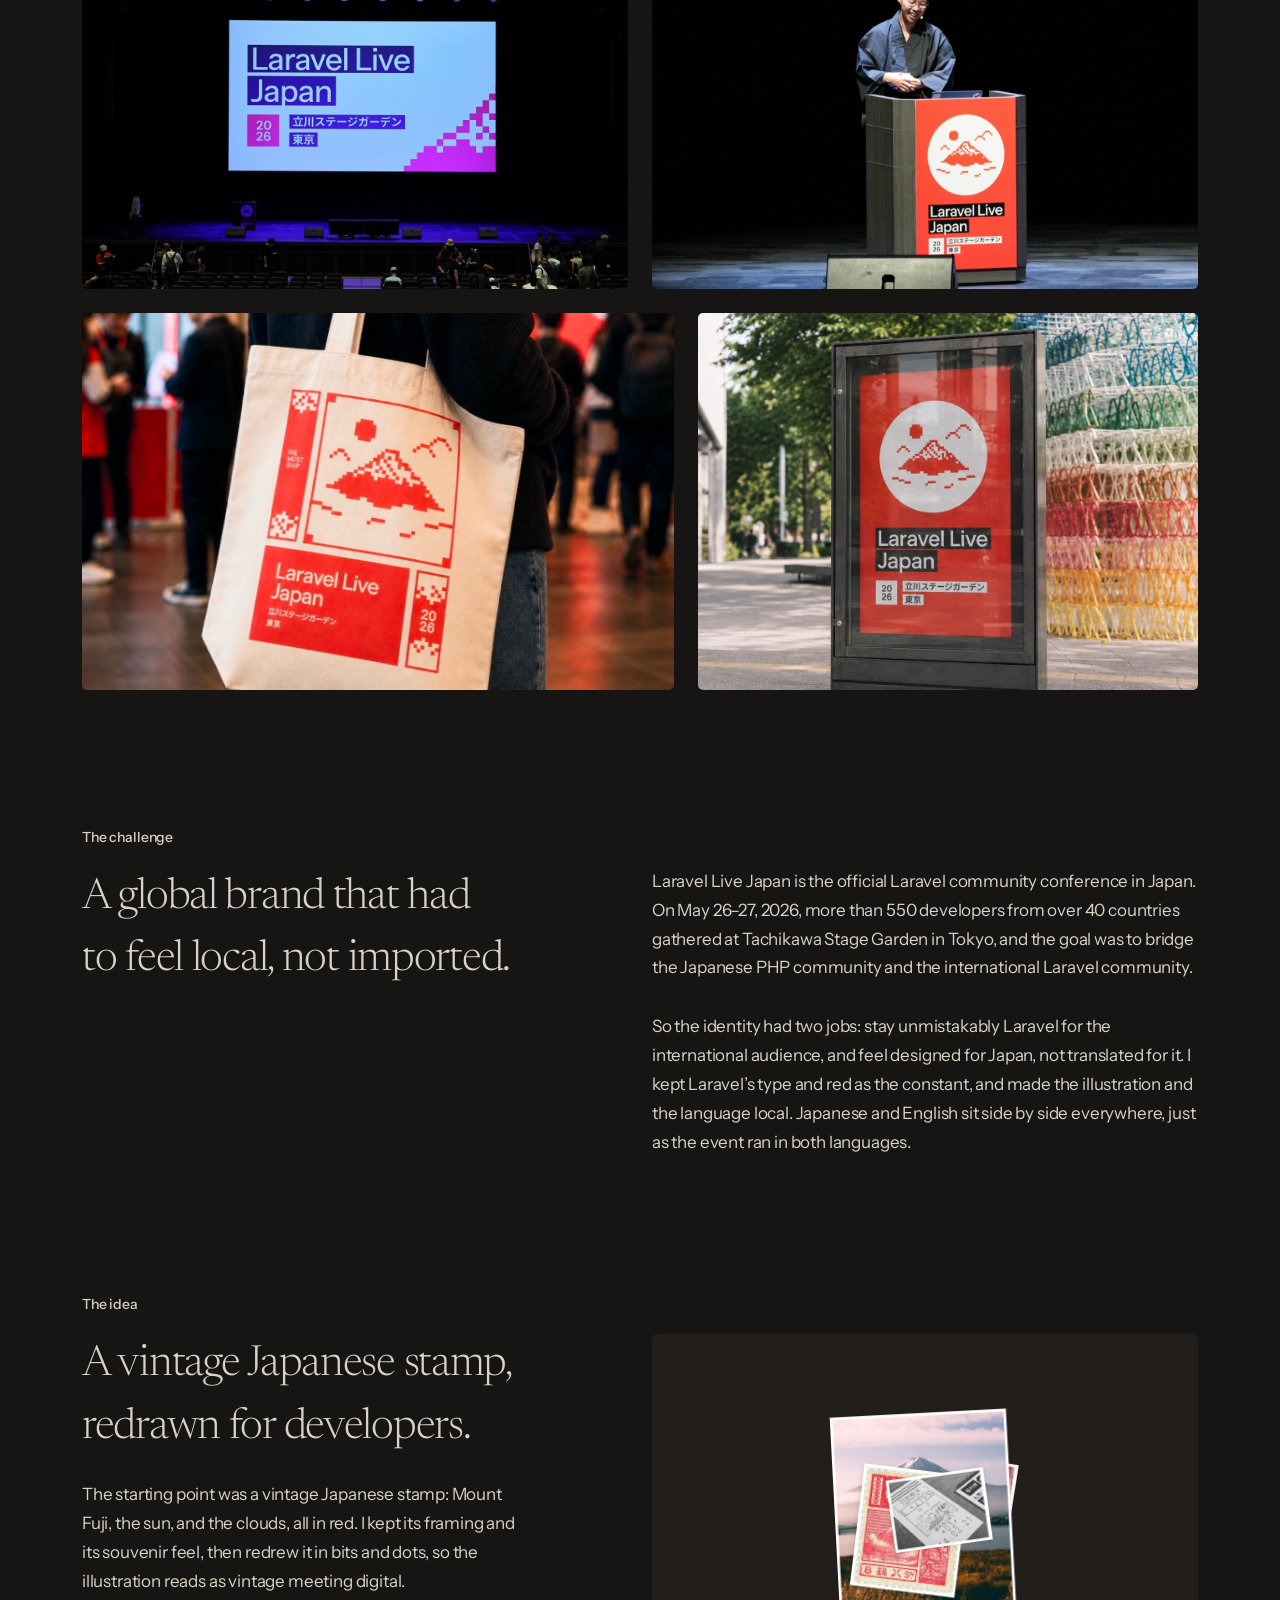
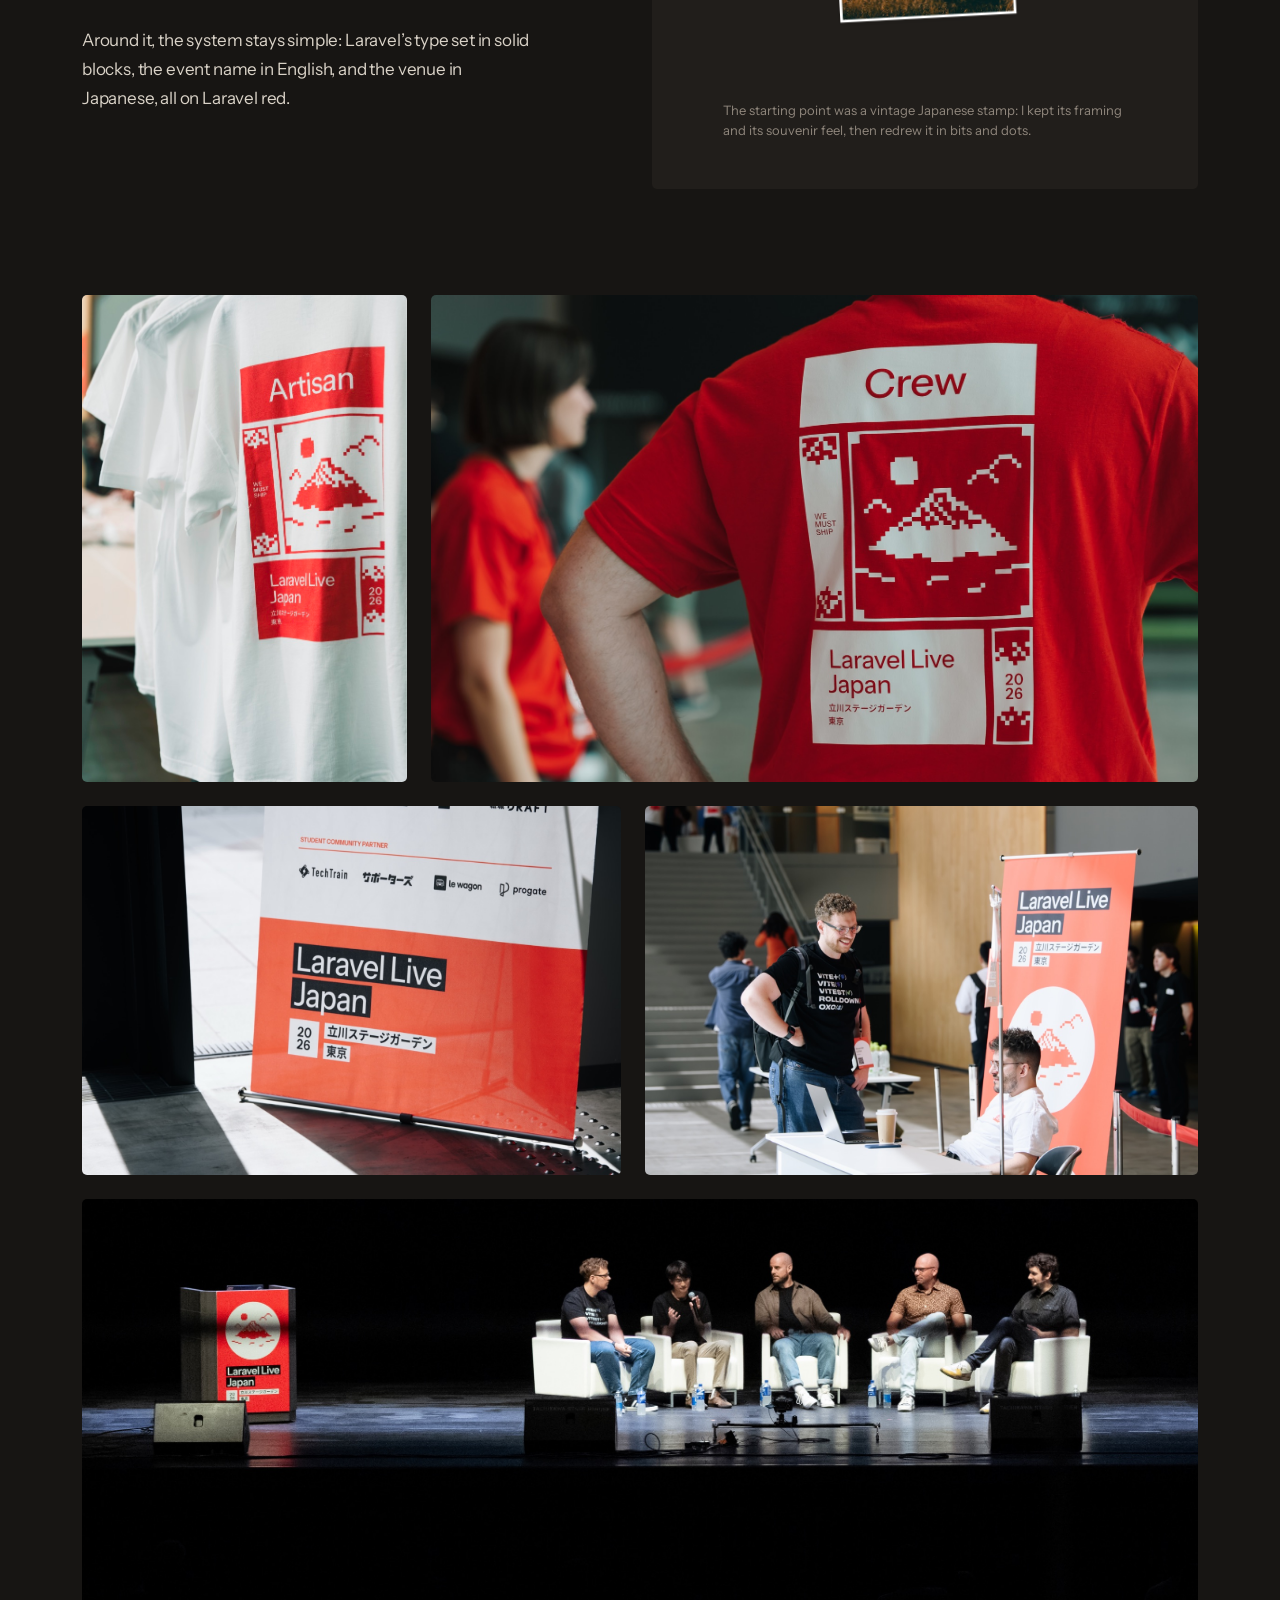
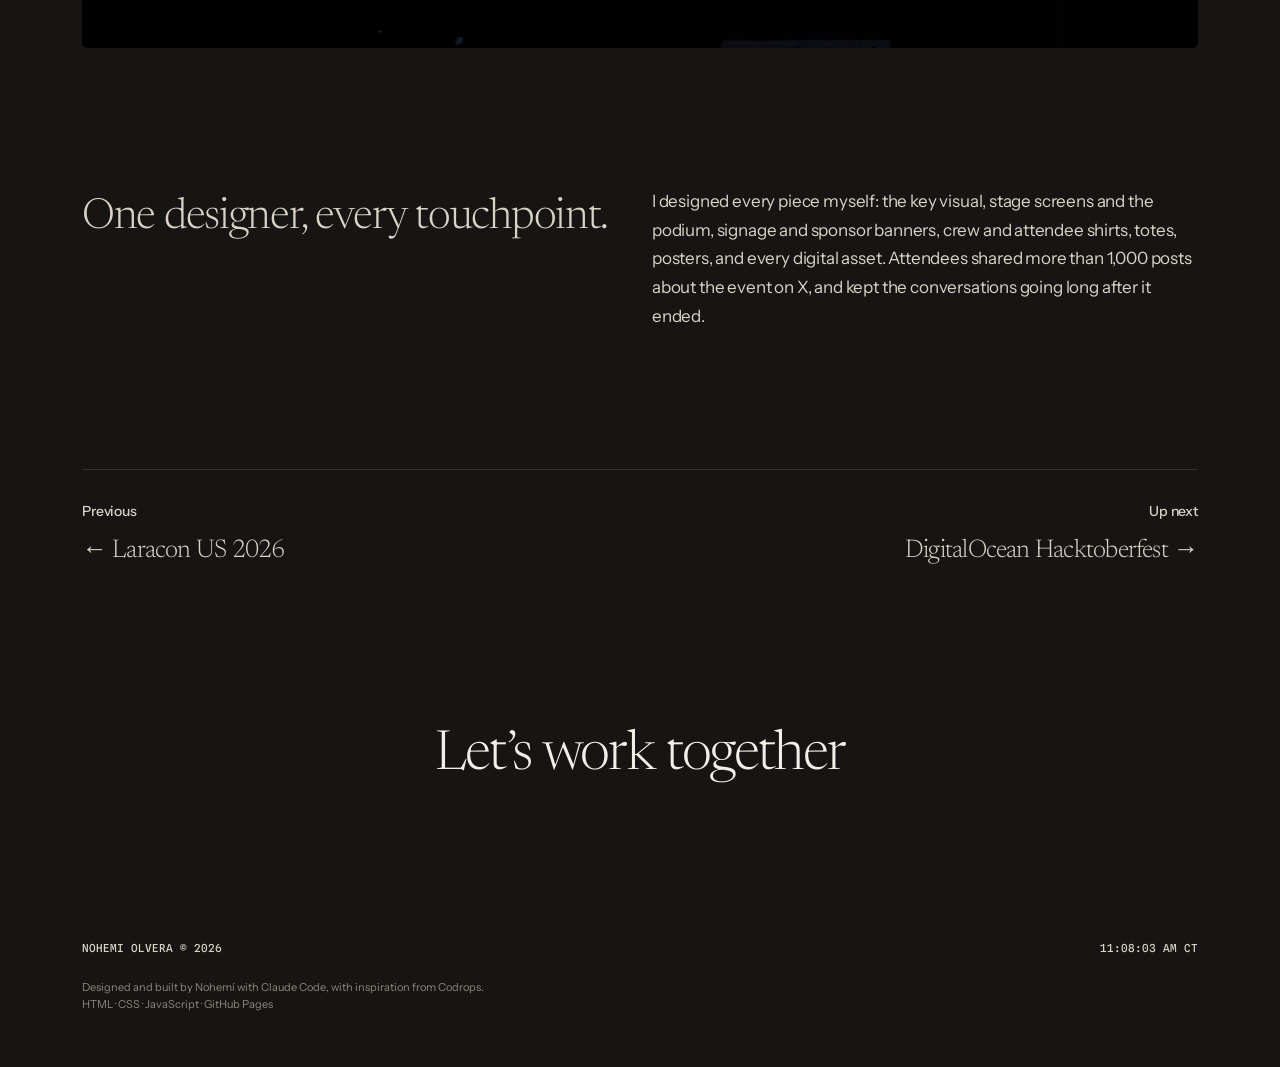
<file: lljp.html>
<!DOCTYPE html>
<html lang="en">
<head>
	<meta charset="utf-8">
	<meta name="viewport" content="width=device-width, initial-scale=1">
	<title>Laravel Live Japan 2026 — Nohemí Olvera</title>
	<meta name="description" content="The visual identity for Laravel Live Japan 2026 in Tokyo, built around a pixel-drawn Mount Fuji.">
	<meta property="og:type" content="website">
	<meta property="og:site_name" content="Nohemí Olvera">
	<meta property="og:title" content="Laravel Live Japan 2026 — Nohemí Olvera">
	<meta property="og:description" content="The visual identity for Laravel Live Japan 2026 in Tokyo, built around a pixel-drawn Mount Fuji.">
	<meta property="og:url" content="https://nohemi.design/lljp.html">
	<meta property="og:image" content="https://nohemi.design/assets/og-image.png">
	<meta property="og:image:width" content="1200">
	<meta property="og:image:height" content="630">
	<meta property="og:image:alt" content="Nohemí designs brands for tech">
	<meta name="twitter:card" content="summary_large_image">
	<link rel="icon" href="favicon.ico">
	<link rel="icon" href="favicon.svg" type="image/svg+xml">
	<link rel="preconnect" href="https://fonts.googleapis.com">
	<link rel="preconnect" href="https://fonts.gstatic.com" crossorigin>
	<link href="https://fonts.googleapis.com/css2?family=Instrument+Sans:wght@400..700&family=Newsreader:opsz,wght@6..72,200;6..72,300;6..72,400;6..72,600&family=Spline+Sans+Mono:wght@500&display=swap" rel="stylesheet">
	<meta name="theme-color" content="#171513">
	<script src="theme.js?v=20261105c"></script>
	<script src="transition.js"></script>
	<link rel="stylesheet" href="style.css?v=20261114q">
	<script>document.documentElement.classList.add('js')</script>
</head>
<body class="case">
	<header class="site-header">
		<a class="logo" href="index.html" aria-label="Nohemí Olvera, home"><img src="assets/logo-signature.svg" width="143" height="61" alt=""></a>
		<nav class="nav" aria-label="Main">
			<a href="about.html">About</a>
			<a href="https://www.instagram.com/by.nohemi/" target="_blank" rel="noopener">Instagram</a>
		</nav>
	</header>

	<main>
		<article>
			<header class="case-hero grid">
				<div class="case-heading">
					<h1 class="case-title">Laravel Live Japan 2026: Designing Laravel for Tokyo.</h1>
					<p class="label case-read">1 min read</p>
				</div>
				<div class="case-meta">
					<img class="case-client-logo" src="assets/logo-laravel.svg" width="95" height="23" alt="Laravel">
					<dl>
						<div class="case-meta-client"><dt>Client:</dt> <dd>Laravel</dd></div>
						<div class="case-meta-role"><dt>What I did:</dt> <dd>Event identity, key visual, environmental design, print and swag</dd></div>
					</dl>
				</div>
			</header>

			<section class="case-section grid reveal">
				<p class="case-lead">The visual identity for Laravel Live Japan 2026, Laravel’s first conference in East Asia: a global developer brand, designed to feel at home in Tokyo.</p>
				<div class="case-body">
					<h2 id="scope" class="label">Scope</h2>
					<ul aria-labelledby="scope">
						<li>Event identity and key visual</li>
						<li>Stage, signage, and banners</li>
						<li>Print and swag</li>
						<li>Digital assets</li>
					</ul>
					<h2 id="outcomes" class="label">Outcomes</h2>
					<ul aria-labelledby="outcomes">
						<li>550+ developers from over 40 countries</li>
						<li>1,000+ posts about the event on X</li>
						<li>One identity in Japanese and English</li>
						<li>Every touchpoint designed by me, as the only designer</li>
					</ul>
				</div>
			</section>

			<div class="case-media grid">
				<figure class="tile span-12 jp-hero-frame" role="img" aria-label="Laravel Live Japan 2026 key visual: a pixel Mount Fuji beside the event name, the year, and the venue, Tachikawa Stage Garden, Tokyo">
					<div class="jp-hero reveal lc-anim">
						<div class="jp-illo">
							<img class="jp-illo-frame" src="assets/jp-illustration-frame.svg?v=2" width="379" height="379" alt="">
							<img class="jp-illo-art" src="assets/jp-illustration-art.svg?v=2" width="378" height="280" alt="">
						</div>
						<svg class="jp-text" viewBox="0 0 613 382" aria-hidden="true"><g class="jp-t1"><rect width="612.596" height="105.596" fill="#181818"/><path d="M20.368 93.7982V12.2493H32.3739V93.7982H20.368ZM26.2577 93.7982V83.9444H73.3748V93.7982H26.2577ZM117.712 93.7982C117.334 92.3636 117.07 90.7779 116.919 89.0412C116.843 87.3045 116.806 85.1903 116.806 82.6985H116.239V55.1758C116.239 51.4759 115.295 48.7198 113.408 46.9076C111.596 45.0199 108.688 44.0761 104.687 44.0761C100.836 44.0761 97.7398 44.8311 95.399 46.3413C93.1338 47.8515 91.8124 50.0035 91.4348 52.7973H80.2219C80.7504 47.3607 83.2044 43.0189 87.5839 39.7721C91.9634 36.5252 97.8153 34.9018 105.14 34.9018C112.69 34.9018 118.354 36.6763 122.129 40.2251C125.904 43.6985 127.792 48.8331 127.792 55.6288V82.6985C127.792 84.4352 127.905 86.2096 128.132 88.0218C128.358 89.834 128.698 91.7595 129.151 93.7982H117.712ZM97.7775 94.9308C91.8879 94.9308 87.2064 93.4962 83.733 90.6269C80.2596 87.6821 78.5229 83.7179 78.5229 78.7343C78.5229 73.5998 80.3351 69.5601 83.9595 66.6153C87.6594 63.5949 92.945 61.5562 99.8163 60.4991L118.844 57.441V65.7092L101.628 68.4275C97.7775 69.0315 94.8705 70.0509 92.9072 71.4855C91.0195 72.9202 90.0757 74.9967 90.0757 77.715C90.0757 80.3578 90.944 82.3587 92.6807 83.7179C94.4929 85.0015 97.098 85.6433 100.496 85.6433C105.026 85.6433 108.764 84.5485 111.709 82.3587C114.729 80.169 116.239 77.4129 116.239 74.0906L117.712 82.472C116.353 86.4739 113.936 89.5698 110.463 91.7595C106.99 93.8737 102.761 94.9308 97.7775 94.9308ZM141.485 93.7982V36.0344H152.698V50.4187H153.265V93.7982H141.485ZM153.265 63.6704L151.792 49.9657C153.151 45.0577 155.492 41.32 158.814 38.7527C162.137 36.1854 166.101 34.9018 170.707 34.9018C172.444 34.9018 173.652 35.0528 174.331 35.3549V46.4546C173.954 46.3036 173.425 46.228 172.746 46.228C172.066 46.1525 171.236 46.1148 170.254 46.1148C164.591 46.1148 160.325 47.5872 157.455 50.532C154.661 53.4768 153.265 57.8563 153.265 63.6704ZM216.599 93.7982C216.222 92.3636 215.958 90.7779 215.807 89.0412C215.731 87.3045 215.693 85.1903 215.693 82.6985H215.127V55.1758C215.127 51.4759 214.183 48.7198 212.295 46.9076C210.483 45.0199 207.576 44.0761 203.574 44.0761C199.723 44.0761 196.628 44.8311 194.287 46.3413C192.022 47.8515 190.7 50.0035 190.323 52.7973H179.11C179.638 47.3607 182.092 43.0189 186.472 39.7721C190.851 36.5252 196.703 34.9018 204.027 34.9018C211.578 34.9018 217.241 36.6763 221.017 40.2251C224.792 43.6985 226.68 48.8331 226.68 55.6288V82.6985C226.68 84.4352 226.793 86.2096 227.02 88.0218C227.246 89.834 227.586 91.7595 228.039 93.7982H216.599ZM196.665 94.9308C190.776 94.9308 186.094 93.4962 182.621 90.6269C179.147 87.6821 177.411 83.7179 177.411 78.7343C177.411 73.5998 179.223 69.5601 182.847 66.6153C186.547 63.5949 191.833 61.5562 198.704 60.4991L217.732 57.441V65.7092L200.516 68.4275C196.665 69.0315 193.758 70.0509 191.795 71.4855C189.907 72.9202 188.963 74.9967 188.963 77.715C188.963 80.3578 189.832 82.3587 191.568 83.7179C193.381 85.0015 195.986 85.6433 199.384 85.6433C203.914 85.6433 207.652 84.5485 210.597 82.3587C213.617 80.169 215.127 77.4129 215.127 74.0906L216.599 82.472C215.24 86.4739 212.824 89.5698 209.351 91.7595C205.877 93.8737 201.649 94.9308 196.665 94.9308ZM254.034 93.7982L230.475 36.0344H243.047L262.302 88.4749H256.752L275.78 36.0344H287.899L264.454 93.7982H254.034ZM318.661 94.9308C312.847 94.9308 307.712 93.6472 303.258 91.0799C298.878 88.5126 295.442 84.9638 292.951 80.4333C290.459 75.9028 289.213 70.6927 289.213 64.8031C289.213 58.8379 290.421 53.6278 292.837 49.1729C295.329 44.6424 298.803 41.1312 303.258 38.6395C307.712 36.1477 312.809 34.9018 318.548 34.9018C324.136 34.9018 328.968 36.1099 333.046 38.5262C337.198 40.867 340.37 44.1516 342.56 48.38C344.825 52.6085 345.957 57.6298 345.957 63.4439C345.957 64.35 345.92 65.2184 345.844 66.049C345.844 66.804 345.769 67.5969 345.618 68.4275H297.141V59.593H337.349L334.405 63.1041C334.405 56.9125 333.008 52.1932 330.214 48.9463C327.42 45.6995 323.531 44.0761 318.548 44.0761C313.187 44.0761 308.921 45.926 305.749 49.6259C302.653 53.2503 301.105 58.3094 301.105 64.8031C301.105 71.3723 302.653 76.5068 305.749 80.2067C308.921 83.9066 313.3 85.7566 318.888 85.7566C322.286 85.7566 325.23 85.077 327.722 83.7179C330.214 82.2832 332.064 80.2067 333.272 77.4884H344.372C342.484 82.925 339.275 87.1912 334.744 90.2871C330.289 93.3829 324.928 94.9308 318.661 94.9308ZM355.741 93.7982V12.2493H367.521V93.7982H355.741ZM401.982 93.7982V12.2493H413.988V93.7982H401.982ZM407.872 93.7982V83.9444H454.989V93.7982H407.872ZM463.203 93.7982V36.0344H474.983V93.7982H463.203ZM462.637 24.7082V11.4565H475.662V24.7082H462.637ZM504.905 93.7982L481.347 36.0344H493.919L513.173 88.4749H507.623L526.651 36.0344H538.771L515.325 93.7982H504.905ZM569.533 94.9308C563.719 94.9308 558.584 93.6472 554.129 91.0799C549.75 88.5126 546.314 84.9638 543.822 80.4333C541.33 75.9028 540.085 70.6927 540.085 64.8031C540.085 58.8379 541.293 53.6278 543.709 49.1729C546.201 44.6424 549.674 41.1312 554.129 38.6395C558.584 36.1477 563.681 34.9018 569.419 34.9018C575.007 34.9018 579.84 36.1099 583.917 38.5262C588.07 40.867 591.241 44.1516 593.431 48.38C595.696 52.6085 596.829 57.6298 596.829 63.4439C596.829 64.35 596.791 65.2184 596.716 66.049C596.716 66.804 596.64 67.5969 596.489 68.4275H548.013V59.593H588.221L585.276 63.1041C585.276 56.9125 583.879 52.1932 581.086 48.9463C578.292 45.6995 574.403 44.0761 569.419 44.0761C564.058 44.0761 559.792 45.926 556.621 49.6259C553.525 53.2503 551.977 58.3094 551.977 64.8031C551.977 71.3723 553.525 76.5068 556.621 80.2067C559.792 83.9066 564.172 85.7566 569.759 85.7566C573.157 85.7566 576.102 85.077 578.594 83.7179C581.086 82.2832 582.935 80.2067 584.144 77.4884H595.243C593.356 82.925 590.147 87.1912 585.616 90.2871C581.161 93.3829 575.8 94.9308 569.533 94.9308Z" fill="white"/></g><g class="jp-t2"><rect width="325.596" height="105.596" transform="translate(0 118.181)" fill="#181818"/><path d="M27.895 213.112C25.0256 213.112 22.2696 212.885 19.6268 212.432C16.984 212.055 15.0586 211.564 13.8504 210.96V200.766C15.5116 201.446 17.5126 202.012 19.8533 202.465C22.1941 202.918 24.5726 203.145 26.9889 203.145C31.9724 203.145 35.7101 202.125 38.2018 200.087C40.7691 197.972 42.0527 194.65 42.0527 190.12V130.43H54.0586V190.573C54.0586 198.123 51.8311 203.787 47.3761 207.562C42.9211 211.262 36.4274 213.112 27.895 213.112ZM102.607 211.979C102.23 210.545 101.966 208.959 101.815 207.222C101.739 205.486 101.701 203.371 101.701 200.88H101.135V173.357C101.135 169.657 100.191 166.901 98.3034 165.089C96.4912 163.201 93.5842 162.257 89.5822 162.257C85.7313 162.257 82.6355 163.012 80.2947 164.522C78.0295 166.032 76.7081 168.184 76.3305 170.978H65.1176C65.6461 165.542 68.1001 161.2 72.4796 157.953C76.8591 154.706 82.711 153.083 90.0353 153.083C97.5861 153.083 103.249 154.857 107.025 158.406C110.8 161.88 112.688 167.014 112.688 173.81V200.88C112.688 202.616 112.801 204.391 113.028 206.203C113.254 208.015 113.594 209.941 114.047 211.979H102.607ZM82.6732 213.112C76.7836 213.112 72.1021 211.677 68.6287 208.808C65.1553 205.863 63.4186 201.899 63.4186 196.915C63.4186 191.781 65.2308 187.741 68.8552 184.796C72.5551 181.776 77.8407 179.737 84.7119 178.68L103.74 175.622V183.89L86.5241 186.608C82.6732 187.213 79.7662 188.232 77.8029 189.667C75.9152 191.101 74.9714 193.178 74.9714 195.896C74.9714 198.539 75.8397 200.54 77.5764 201.899C79.3886 203.183 81.9936 203.824 85.3915 203.824C89.922 203.824 93.6597 202.729 96.6045 200.54C99.6248 198.35 101.135 195.594 101.135 192.272L102.607 200.653C101.248 204.655 98.832 207.751 95.3586 209.941C91.8852 212.055 87.6568 213.112 82.6732 213.112ZM157.188 212.999C151.752 212.999 147.221 211.715 143.597 209.148C140.048 206.505 137.707 202.843 136.575 198.161L138.16 197.935V235.198H126.381V154.215H137.594V167.467L136.461 167.127C137.669 162.748 140.237 159.312 144.163 156.82C148.09 154.329 152.696 153.083 157.981 153.083C163.191 153.083 167.684 154.329 171.459 156.82C175.31 159.312 178.255 162.786 180.294 167.241C182.408 171.696 183.465 176.906 183.465 182.871C183.465 188.911 182.37 194.197 180.181 198.728C177.991 203.258 174.933 206.769 171.006 209.261C167.08 211.753 162.474 212.999 157.188 212.999ZM154.697 203.258C159.831 203.258 163.909 201.446 166.929 197.821C169.949 194.197 171.459 189.214 171.459 182.871C171.459 176.604 169.949 171.733 166.929 168.26C163.909 164.711 159.793 162.937 154.583 162.937C149.449 162.937 145.334 164.749 142.238 168.373C139.217 171.922 137.707 176.868 137.707 183.211C137.707 189.402 139.217 194.31 142.238 197.935C145.334 201.484 149.486 203.258 154.697 203.258ZM229.479 211.979C229.101 210.545 228.837 208.959 228.686 207.222C228.611 205.486 228.573 203.371 228.573 200.88H228.006V173.357C228.006 169.657 227.063 166.901 225.175 165.089C223.363 163.201 220.456 162.257 216.454 162.257C212.603 162.257 209.507 163.012 207.166 164.522C204.901 166.032 203.58 168.184 203.202 170.978H191.989C192.518 165.542 194.972 161.2 199.351 157.953C203.731 154.706 209.582 153.083 216.907 153.083C224.458 153.083 230.121 154.857 233.896 158.406C237.672 161.88 239.559 167.014 239.559 173.81V200.88C239.559 202.616 239.673 204.391 239.899 206.203C240.126 208.015 240.465 209.941 240.918 211.979H229.479ZM209.545 213.112C203.655 213.112 198.974 211.677 195.5 208.808C192.027 205.863 190.29 201.899 190.29 196.915C190.29 191.781 192.102 187.741 195.727 184.796C199.427 181.776 204.712 179.737 211.583 178.68L230.612 175.622V183.89L213.396 186.608C209.545 187.213 206.638 188.232 204.674 189.667C202.787 191.101 201.843 193.178 201.843 195.896C201.843 198.539 202.711 200.54 204.448 201.899C206.26 203.183 208.865 203.824 212.263 203.824C216.794 203.824 220.531 202.729 223.476 200.54C226.496 198.35 228.006 195.594 228.006 192.272L229.479 200.653C228.12 204.655 225.703 207.751 222.23 209.941C218.757 212.055 214.528 213.112 209.545 213.112ZM253.252 211.979V154.215H264.465V167.807H265.032V211.979H253.252ZM294.253 211.979V174.829C294.253 170.827 293.234 167.845 291.195 165.881C289.232 163.918 286.287 162.937 282.361 162.937C278.963 162.937 275.943 163.692 273.3 165.202C270.733 166.712 268.694 168.789 267.184 171.431C265.749 174.074 265.032 177.208 265.032 180.832L263.559 167.014C265.447 162.71 268.354 159.312 272.281 156.82C276.207 154.329 280.775 153.083 285.985 153.083C292.177 153.083 297.047 154.82 300.596 158.293C304.145 161.766 305.919 166.372 305.919 172.111V211.979H294.253Z" fill="white"/></g><g class="jp-y"><rect x="122.328" y="380.762" width="122.328" height="122.334" transform="rotate(-180 122.328 380.762)" fill="white"/><path d="M77.7364 316.803C75.0136 316.803 72.6002 316.076 70.4963 314.622C68.3923 313.137 66.7369 311.094 65.5302 308.495C64.3545 305.865 63.7666 302.864 63.7666 299.491C63.7666 296.118 64.3545 293.163 65.5302 290.626C66.706 288.058 68.3459 286.062 70.4498 284.639C72.5848 283.184 75.0136 282.457 77.7364 282.457C80.4902 282.457 82.919 283.184 85.023 284.639C87.127 286.062 88.7669 288.058 89.9426 290.626C91.1493 293.163 91.7527 296.118 91.7527 299.491C91.7527 302.895 91.1493 305.896 89.9426 308.495C88.7669 311.094 87.127 313.137 85.023 314.622C82.919 316.076 80.4902 316.803 77.7364 316.803ZM77.7364 311.744C79.4382 311.744 80.846 311.203 81.9599 310.12C83.0738 309.037 83.9092 307.567 84.4661 305.71C85.054 303.854 85.3479 301.765 85.3479 299.445C85.3479 297.124 85.0694 295.066 84.5125 293.272C83.9556 291.477 83.1047 290.069 81.9599 289.048C80.846 288.027 79.4382 287.516 77.7364 287.516C76.0656 287.516 74.6578 288.042 73.513 289.094C72.3991 290.115 71.5637 291.523 71.0068 293.318C70.4498 295.113 70.1714 297.155 70.1714 299.445C70.1714 301.796 70.4498 303.9 71.0068 305.757C71.5637 307.613 72.4146 309.083 73.5594 310.166C74.7042 311.218 76.0966 311.744 77.7364 311.744Z" fill="#181818"/><path d="M35.6144 316.339V311.559C38.7704 308.959 41.4004 306.716 43.5044 304.829C45.6393 302.91 47.341 301.224 48.6096 299.769C49.8782 298.315 50.7755 296.985 51.3015 295.778C51.8584 294.54 52.1369 293.333 52.1369 292.158C52.1369 290.61 51.7037 289.404 50.8374 288.537C49.971 287.671 48.7643 287.238 47.2173 287.238C45.6084 287.238 44.2934 287.717 43.2723 288.677C42.2513 289.605 41.6324 290.92 41.4159 292.622H35.2896C35.6299 289.497 36.883 287.021 39.0489 285.196C41.2147 283.37 44.0304 282.457 47.4958 282.457C50.9302 282.457 53.6221 283.354 55.5713 285.149C57.5516 286.913 58.5417 289.373 58.5417 292.529C58.5417 294.107 58.2632 295.639 57.7063 297.124C57.1803 298.578 56.283 300.11 55.0144 301.719C53.7768 303.297 52.106 305.045 50.002 306.964C47.9289 308.851 45.3299 311.002 42.2049 313.415L40.7661 311.559H59.145V316.339H35.6144Z" fill="#181818"/><path d="M77.0403 358.915C72.8014 358.915 69.5216 357.492 67.201 354.645C64.9114 351.768 63.7666 347.683 63.7666 342.392C63.7666 338.679 64.3081 335.492 65.391 332.831C66.5049 330.17 68.0829 328.128 70.125 326.704C72.198 325.281 74.6269 324.569 77.4116 324.569C80.5366 324.569 83.0892 325.42 85.0694 327.122C87.0497 328.793 88.2718 331.129 88.7359 334.13H82.6096C82.424 332.583 81.8516 331.408 80.8924 330.603C79.9642 329.768 78.7884 329.35 77.3651 329.35C74.9518 329.35 73.1262 330.386 71.8886 332.46C70.6819 334.533 70.0786 337.72 70.0786 342.021V345.038L68.779 344.62C69.0884 343.135 69.6918 341.851 70.5891 340.768C71.4864 339.685 72.6157 338.849 73.9771 338.261C75.3385 337.673 76.8391 337.379 78.479 337.379C80.6139 337.379 82.4859 337.828 84.0948 338.725C85.7037 339.623 86.9568 340.876 87.8541 342.485C88.7824 344.063 89.2465 345.935 89.2465 348.101C89.2465 350.267 88.7359 352.17 87.7149 353.81C86.6938 355.419 85.2706 356.672 83.445 357.569C81.6195 358.467 79.4846 358.915 77.0403 358.915ZM76.7154 354.135C78.479 354.135 79.9332 353.609 81.0781 352.557C82.2229 351.505 82.7953 350.019 82.7953 348.101C82.7953 346.152 82.2229 344.666 81.0781 343.645C79.9332 342.593 78.4481 342.067 76.6226 342.067C74.828 342.067 73.3119 342.578 72.0742 343.599C70.8675 344.589 70.2642 346.028 70.2642 347.915C70.2642 349.184 70.5581 350.298 71.146 351.257C71.7339 352.185 72.5074 352.897 73.4666 353.392C74.4567 353.887 75.5396 354.135 76.7154 354.135Z" fill="#181818"/><path d="M35.6144 358.452V353.671C38.7704 351.072 41.4004 348.829 43.5044 346.941C45.6393 345.023 47.341 343.337 48.6096 341.882C49.8782 340.428 50.7755 339.097 51.3015 337.891C51.8584 336.653 52.1369 335.446 52.1369 334.27C52.1369 332.723 51.7037 331.517 50.8374 330.65C49.971 329.784 48.7643 329.351 47.2173 329.351C45.6084 329.351 44.2934 329.83 43.2723 330.789C42.2513 331.718 41.6324 333.033 41.4159 334.735H35.2896C35.6299 331.609 36.883 329.134 39.0489 327.308C41.2147 325.483 44.0304 324.57 47.4958 324.57C50.9302 324.57 53.6221 325.467 55.5713 327.262C57.5516 329.026 58.5417 331.486 58.5417 334.642C58.5417 336.22 58.2632 337.752 57.7063 339.237C57.1803 340.691 56.283 342.223 55.0144 343.832C53.7768 345.41 52.106 347.158 50.002 349.076C47.9289 350.964 45.3299 353.114 42.2049 355.528L40.7661 353.671H59.145V358.452H35.6144Z" fill="#181818"/></g><g class="jp-v1"><rect width="444.596" height="54.5963" transform="translate(145.428 258.427)" fill="white"/><path d="M160.539 272.598H196.599V277.61H160.539V272.598ZM159.18 298.295H197.874V303.392H159.18V298.295ZM175.702 265.123H181.054V275.402H175.702V265.123ZM185.344 279.054L191.205 280.116C190.781 281.844 190.327 283.613 189.846 285.425C189.365 287.238 188.855 289.022 188.317 290.777C187.807 292.504 187.298 294.147 186.788 295.704C186.278 297.261 185.769 298.663 185.259 299.909L180.29 298.805C180.799 297.502 181.295 296.044 181.776 294.43C182.258 292.816 182.725 291.131 183.178 289.375C183.631 287.592 184.041 285.822 184.41 284.066C184.778 282.311 185.089 280.64 185.344 279.054ZM166.019 280.499L170.903 279.224C171.583 280.952 172.191 282.806 172.729 284.788C173.296 286.742 173.763 288.653 174.131 290.522C174.527 292.363 174.796 294.048 174.938 295.577L169.671 296.978C169.586 295.477 169.374 293.779 169.034 291.881C168.694 289.984 168.255 288.045 167.717 286.063C167.208 284.052 166.641 282.197 166.019 280.499ZM205.689 267.289H210.913V281.985C210.913 284.08 210.842 286.176 210.701 288.271C210.587 290.338 210.318 292.377 209.894 294.387C209.469 296.398 208.832 298.337 207.982 300.206C207.161 302.075 206.043 303.816 204.627 305.43C204.315 305.034 203.891 304.595 203.353 304.114C202.843 303.661 202.305 303.208 201.739 302.755C201.172 302.33 200.677 301.99 200.252 301.735C201.894 299.895 203.098 297.898 203.862 295.746C204.627 293.566 205.122 291.315 205.349 288.993C205.575 286.643 205.689 284.307 205.689 281.985V267.289ZM218.686 269.116H223.91V300.928H218.686V269.116ZM231.682 267.204H237.034V304.921H231.682V267.204ZM276.747 272.429C276.577 272.683 276.322 273.08 275.982 273.618C275.671 274.156 275.43 274.651 275.26 275.104C274.665 276.435 273.929 277.922 273.051 279.564C272.202 281.206 271.225 282.863 270.121 284.533C269.045 286.176 267.898 287.719 266.68 289.163C265.095 290.947 263.339 292.717 261.414 294.472C259.517 296.2 257.506 297.799 255.383 299.272C253.287 300.716 251.135 301.962 248.927 303.009L244.552 298.422C246.845 297.545 249.068 296.44 251.22 295.109C253.372 293.779 255.368 292.334 257.209 290.777C259.049 289.22 260.635 287.705 261.966 286.232C262.9 285.156 263.778 284.01 264.599 282.792C265.449 281.575 266.199 280.371 266.85 279.182C267.502 277.964 267.983 276.846 268.294 275.826C268.011 275.826 267.502 275.826 266.765 275.826C266.029 275.826 265.166 275.826 264.175 275.826C263.212 275.826 262.192 275.826 261.116 275.826C260.04 275.826 259.007 275.826 258.016 275.826C257.053 275.826 256.204 275.826 255.467 275.826C254.731 275.826 254.207 275.826 253.896 275.826C253.301 275.826 252.678 275.855 252.027 275.911C251.376 275.94 250.753 275.982 250.158 276.039C249.592 276.067 249.153 276.095 248.842 276.124V270.093C249.266 270.121 249.79 270.163 250.413 270.22C251.036 270.277 251.659 270.319 252.282 270.347C252.933 270.376 253.471 270.39 253.896 270.39C254.264 270.39 254.845 270.39 255.637 270.39C256.43 270.39 257.336 270.39 258.356 270.39C259.375 270.39 260.423 270.39 261.499 270.39C262.603 270.39 263.651 270.39 264.642 270.39C265.661 270.39 266.539 270.39 267.275 270.39C268.011 270.39 268.549 270.39 268.889 270.39C269.823 270.39 270.673 270.333 271.437 270.22C272.23 270.107 272.839 269.979 273.264 269.838L276.747 272.429ZM267.233 285.638C268.337 286.516 269.512 287.535 270.758 288.696C272.004 289.857 273.235 291.06 274.453 292.306C275.671 293.552 276.789 294.755 277.808 295.916C278.856 297.049 279.734 298.04 280.442 298.889L275.6 303.094C274.552 301.65 273.349 300.15 271.99 298.592C270.659 297.035 269.243 295.492 267.742 293.963C266.27 292.405 264.769 290.933 263.24 289.545L267.233 285.638ZM291.91 268.648C292.618 268.762 293.382 268.847 294.203 268.903C295.024 268.932 295.775 268.946 296.454 268.946C296.992 268.946 297.842 268.946 299.003 268.946C300.164 268.946 301.466 268.946 302.91 268.946C304.354 268.946 305.798 268.946 307.243 268.946C308.687 268.946 309.961 268.946 311.065 268.946C312.198 268.946 313.019 268.946 313.529 268.946C314.265 268.946 315.029 268.932 315.822 268.903C316.615 268.847 317.379 268.762 318.116 268.648V274.128C317.379 274.071 316.615 274.028 315.822 274C315.029 273.972 314.265 273.958 313.529 273.958C313.019 273.958 312.198 273.958 311.065 273.958C309.961 273.958 308.687 273.958 307.243 273.958C305.798 273.958 304.354 273.958 302.91 273.958C301.466 273.958 300.164 273.958 299.003 273.958C297.87 273.958 297.035 273.958 296.497 273.958C295.761 273.958 294.968 273.972 294.118 274C293.297 274.028 292.561 274.071 291.91 274.128V268.648ZM286.983 279.522C287.606 279.578 288.271 279.635 288.979 279.692C289.715 279.748 290.409 279.776 291.06 279.776C291.428 279.776 292.164 279.776 293.269 279.776C294.373 279.776 295.704 279.776 297.261 279.776C298.819 279.776 300.489 279.776 302.273 279.776C304.085 279.776 305.883 279.776 307.667 279.776C309.479 279.776 311.164 279.776 312.722 279.776C314.279 279.776 315.596 279.776 316.672 279.776C317.776 279.776 318.512 279.776 318.88 279.776C319.333 279.776 319.942 279.762 320.707 279.734C321.499 279.677 322.179 279.607 322.745 279.522V285.043C322.236 284.987 321.613 284.958 320.876 284.958C320.14 284.93 319.475 284.916 318.88 284.916C318.512 284.916 317.776 284.916 316.672 284.916C315.596 284.916 314.279 284.916 312.722 284.916C311.164 284.916 309.479 284.916 307.667 284.916C305.883 284.916 304.085 284.916 302.273 284.916C300.489 284.916 298.819 284.916 297.261 284.916C295.704 284.916 294.373 284.916 293.269 284.916C292.164 284.916 291.428 284.916 291.06 284.916C290.437 284.916 289.743 284.93 288.979 284.958C288.243 284.987 287.577 285.029 286.983 285.086V279.522ZM308.729 282.452C308.729 285.227 308.488 287.719 308.007 289.928C307.526 292.108 306.832 294.076 305.926 295.831C305.416 296.794 304.737 297.785 303.887 298.805C303.038 299.824 302.061 300.787 300.956 301.693C299.852 302.599 298.663 303.363 297.389 303.986L292.419 300.376C293.92 299.781 295.364 298.932 296.752 297.828C298.139 296.723 299.258 295.548 300.107 294.302C301.183 292.66 301.905 290.848 302.273 288.866C302.641 286.884 302.825 284.76 302.825 282.495L308.729 282.452ZM329.329 281.56C329.838 281.589 330.49 281.631 331.282 281.688C332.075 281.716 332.896 281.744 333.746 281.773C334.624 281.801 335.431 281.815 336.167 281.815C336.875 281.815 337.753 281.815 338.8 281.815C339.848 281.815 340.981 281.815 342.198 281.815C343.444 281.815 344.718 281.815 346.021 281.815C347.352 281.815 348.668 281.815 349.971 281.815C351.273 281.815 352.505 281.815 353.666 281.815C354.827 281.815 355.86 281.815 356.766 281.815C357.701 281.815 358.437 281.815 358.975 281.815C359.966 281.815 360.901 281.787 361.778 281.73C362.656 281.645 363.378 281.589 363.944 281.56V288.229C363.463 288.2 362.741 288.158 361.778 288.101C360.816 288.045 359.881 288.016 358.975 288.016C358.437 288.016 357.701 288.016 356.766 288.016C355.832 288.016 354.784 288.016 353.623 288.016C352.462 288.016 351.231 288.016 349.928 288.016C348.654 288.016 347.352 288.016 346.021 288.016C344.69 288.016 343.402 288.016 342.156 288.016C340.938 288.016 339.805 288.016 338.758 288.016C337.738 288.016 336.875 288.016 336.167 288.016C334.949 288.016 333.703 288.045 332.429 288.101C331.155 288.13 330.122 288.172 329.329 288.229V281.56ZM397.646 268.606C398.042 269.201 398.467 269.894 398.92 270.687C399.401 271.452 399.869 272.23 400.322 273.023C400.775 273.788 401.171 274.51 401.511 275.189L397.816 276.761C397.391 275.855 396.994 275.048 396.626 274.34C396.258 273.604 395.862 272.896 395.437 272.216C395.041 271.508 394.588 270.8 394.078 270.093L397.646 268.606ZM403.465 266.567C403.918 267.105 404.385 267.757 404.866 268.521C405.348 269.286 405.815 270.05 406.268 270.815C406.721 271.579 407.117 272.273 407.457 272.896L403.847 274.51C403.394 273.632 402.955 272.839 402.53 272.131C402.134 271.423 401.723 270.744 401.298 270.093C400.874 269.441 400.392 268.762 399.854 268.054L403.465 266.567ZM379.17 267.799C379.878 268.167 380.671 268.62 381.548 269.158C382.426 269.696 383.318 270.262 384.224 270.857C385.13 271.423 385.994 271.976 386.815 272.514C387.636 273.023 388.316 273.476 388.854 273.873L385.711 278.545C385.116 278.148 384.408 277.681 383.587 277.143C382.794 276.605 381.945 276.053 381.039 275.487C380.161 274.92 379.283 274.382 378.405 273.873C377.556 273.335 376.791 272.867 376.112 272.471L379.17 267.799ZM371.312 297.955C372.898 297.672 374.512 297.318 376.154 296.893C377.797 296.469 379.425 295.959 381.039 295.364C382.653 294.741 384.224 294.005 385.753 293.156C388.16 291.796 390.397 290.267 392.464 288.568C394.559 286.87 396.442 285.071 398.113 283.174C399.784 281.249 401.171 279.267 402.275 277.228L405.546 283.004C403.592 285.949 401.157 288.738 398.24 291.372C395.352 293.977 392.167 296.284 388.684 298.295C387.24 299.088 385.654 299.852 383.927 300.588C382.2 301.296 380.501 301.905 378.83 302.415C377.188 302.924 375.744 303.293 374.498 303.519L371.312 297.955ZM372.629 277.483C373.337 277.851 374.144 278.304 375.05 278.842C375.956 279.38 376.862 279.932 377.768 280.499C378.674 281.037 379.524 281.575 380.317 282.113C381.138 282.622 381.817 283.075 382.355 283.472L379.255 288.229C378.632 287.804 377.91 287.323 377.089 286.785C376.296 286.247 375.446 285.694 374.54 285.128C373.662 284.562 372.785 284.024 371.907 283.514C371.057 282.976 370.279 282.523 369.571 282.155L372.629 277.483ZM441.351 267.204C441.719 267.714 442.101 268.337 442.498 269.073C442.922 269.781 443.333 270.489 443.729 271.197C444.126 271.905 444.451 272.514 444.706 273.023L441.308 274.51C440.855 273.632 440.331 272.641 439.737 271.537C439.142 270.404 438.562 269.427 437.995 268.606L441.351 267.204ZM446.363 265.293C446.731 265.831 447.127 266.468 447.552 267.204C448.005 267.912 448.43 268.62 448.826 269.328C449.223 270.008 449.548 270.588 449.803 271.069L446.405 272.556C445.98 271.65 445.457 270.645 444.834 269.54C444.211 268.436 443.602 267.488 443.007 266.695L446.363 265.293ZM430.435 267.587C430.379 268.096 430.322 268.733 430.265 269.498C430.237 270.262 430.209 270.9 430.18 271.409C430.067 275.628 429.713 279.366 429.118 282.622C428.524 285.878 427.674 288.781 426.57 291.329C425.466 293.849 424.064 296.115 422.365 298.125C420.666 300.107 418.642 301.919 416.292 303.562L411.365 299.569C412.242 299.088 413.177 298.493 414.168 297.785C415.187 297.077 416.107 296.299 416.929 295.449C418.316 294.062 419.491 292.561 420.454 290.947C421.417 289.305 422.181 287.521 422.747 285.595C423.342 283.67 423.781 281.546 424.064 279.224C424.347 276.874 424.489 274.297 424.489 271.494C424.489 271.183 424.475 270.786 424.446 270.305C424.418 269.824 424.376 269.342 424.319 268.861C424.291 268.351 424.248 267.926 424.192 267.587H430.435ZM444.876 276.676C444.819 277.044 444.749 277.455 444.664 277.908C444.607 278.361 444.579 278.7 444.579 278.927C444.551 279.833 444.494 280.994 444.409 282.41C444.352 283.826 444.253 285.355 444.112 286.997C443.998 288.611 443.843 290.239 443.644 291.881C443.475 293.495 443.262 294.996 443.007 296.384C442.752 297.743 442.441 298.861 442.073 299.739C441.62 300.787 440.954 301.594 440.077 302.16C439.227 302.726 438.066 303.009 436.594 303.009C435.376 303.009 434.159 302.967 432.941 302.882C431.724 302.797 430.591 302.712 429.543 302.627L428.906 296.978C429.954 297.148 431.001 297.29 432.049 297.403C433.097 297.488 434.031 297.53 434.852 297.53C435.56 297.53 436.084 297.417 436.424 297.191C436.764 296.964 437.047 296.582 437.273 296.044C437.5 295.506 437.712 294.77 437.91 293.835C438.109 292.901 438.279 291.853 438.42 290.692C438.562 289.503 438.675 288.285 438.76 287.039C438.873 285.794 438.944 284.59 438.972 283.429C439.029 282.268 439.057 281.221 439.057 280.286H418.33C417.622 280.286 416.745 280.3 415.697 280.329C414.649 280.357 413.658 280.414 412.724 280.499V274.892C413.63 275.005 414.593 275.09 415.612 275.147C416.631 275.175 417.537 275.189 418.33 275.189H437.995C438.533 275.189 439.071 275.175 439.609 275.147C440.176 275.09 440.7 275.005 441.181 274.892L444.876 276.676ZM454.645 281.56C455.155 281.589 455.806 281.631 456.599 281.688C457.392 281.716 458.213 281.744 459.062 281.773C459.94 281.801 460.747 281.815 461.483 281.815C462.191 281.815 463.069 281.815 464.117 281.815C465.164 281.815 466.297 281.815 467.514 281.815C468.76 281.815 470.035 281.815 471.337 281.815C472.668 281.815 473.985 281.815 475.287 281.815C476.59 281.815 477.821 281.815 478.982 281.815C480.143 281.815 481.177 281.815 482.083 281.815C483.017 281.815 483.753 281.815 484.291 281.815C485.282 281.815 486.217 281.787 487.095 281.73C487.972 281.645 488.694 281.589 489.261 281.56V288.229C488.779 288.2 488.057 288.158 487.095 288.101C486.132 288.045 485.198 288.016 484.291 288.016C483.753 288.016 483.017 288.016 482.083 288.016C481.148 288.016 480.101 288.016 478.94 288.016C477.779 288.016 476.547 288.016 475.245 288.016C473.97 288.016 472.668 288.016 471.337 288.016C470.006 288.016 468.718 288.016 467.472 288.016C466.254 288.016 465.122 288.016 464.074 288.016C463.055 288.016 462.191 288.016 461.483 288.016C460.266 288.016 459.02 288.045 457.746 288.101C456.471 288.13 455.438 288.172 454.645 288.229V281.56ZM500.771 269.158C501.451 269.271 502.201 269.356 503.022 269.413C503.843 269.47 504.608 269.498 505.316 269.498C505.854 269.498 506.59 269.498 507.524 269.498C508.459 269.498 509.492 269.498 510.625 269.498C511.758 269.498 512.876 269.498 513.98 269.498C515.113 269.498 516.146 269.498 517.081 269.498C518.015 269.498 518.723 269.498 519.205 269.498C519.941 269.498 520.705 269.47 521.498 269.413C522.291 269.356 523.055 269.271 523.792 269.158V274.637C523.055 274.581 522.291 274.552 521.498 274.552C520.705 274.524 519.941 274.51 519.205 274.51C518.723 274.51 518.015 274.51 517.081 274.51C516.146 274.51 515.113 274.51 513.98 274.51C512.876 274.51 511.758 274.51 510.625 274.51C509.521 274.51 508.487 274.51 507.524 274.51C506.59 274.51 505.854 274.51 505.316 274.51C504.58 274.51 503.801 274.524 502.98 274.552C502.159 274.552 501.422 274.581 500.771 274.637V269.158ZM495.844 280.031C496.467 280.116 497.133 280.187 497.84 280.244C498.577 280.272 499.27 280.286 499.922 280.286C500.29 280.286 501.026 280.286 502.13 280.286C503.235 280.286 504.565 280.286 506.123 280.286C507.708 280.286 509.393 280.286 511.177 280.286C512.961 280.286 514.745 280.286 516.529 280.286C518.341 280.286 520.026 280.286 521.583 280.286C523.14 280.286 524.457 280.286 525.533 280.286C526.637 280.286 527.374 280.286 527.742 280.286C528.195 280.286 528.804 280.272 529.568 280.244C530.361 280.187 531.04 280.116 531.607 280.031V285.553C531.097 285.496 530.474 285.468 529.738 285.468C529.002 285.44 528.336 285.425 527.742 285.425C527.374 285.425 526.637 285.425 525.533 285.425C524.457 285.425 523.14 285.425 521.583 285.425C520.026 285.425 518.341 285.425 516.529 285.425C514.745 285.425 512.961 285.425 511.177 285.425C509.393 285.425 507.708 285.425 506.123 285.425C504.565 285.425 503.235 285.425 502.13 285.425C501.026 285.425 500.29 285.425 499.922 285.425C499.299 285.425 498.605 285.44 497.84 285.468C497.104 285.496 496.439 285.539 495.844 285.595V280.031ZM517.591 283.004C517.591 285.751 517.35 288.229 516.868 290.437C516.387 292.618 515.693 294.586 514.787 296.341C514.306 297.304 513.626 298.295 512.749 299.314C511.899 300.334 510.922 301.296 509.818 302.202C508.714 303.109 507.524 303.873 506.25 304.496L501.281 300.886C502.781 300.319 504.226 299.484 505.613 298.38C507.001 297.247 508.119 296.058 508.968 294.812C510.044 293.198 510.767 291.4 511.135 289.418C511.503 287.436 511.687 285.298 511.687 283.004H517.591ZM526.34 266.227C526.708 266.737 527.09 267.346 527.487 268.054C527.912 268.762 528.308 269.47 528.676 270.177C529.073 270.885 529.412 271.508 529.695 272.046L526.298 273.533C525.845 272.655 525.307 271.664 524.684 270.56C524.089 269.427 523.509 268.45 522.942 267.629L526.34 266.227ZM531.352 264.316C531.72 264.854 532.116 265.491 532.541 266.227C532.966 266.935 533.376 267.643 533.773 268.351C534.198 269.031 534.537 269.611 534.792 270.093L531.394 271.579C530.97 270.673 530.432 269.668 529.78 268.564C529.157 267.459 528.563 266.511 527.997 265.718L531.352 264.316ZM545.071 268.946C545.807 269.455 546.671 270.078 547.662 270.815C548.653 271.551 549.672 272.358 550.72 273.236C551.796 274.085 552.801 274.92 553.735 275.742C554.67 276.563 555.434 277.299 556.029 277.95L551.697 282.367C551.159 281.773 550.451 281.065 549.573 280.244C548.695 279.423 547.747 278.573 546.727 277.695C545.708 276.817 544.703 275.982 543.712 275.189C542.721 274.397 541.843 273.731 541.078 273.193L545.071 268.946ZM539.762 297.233C541.97 296.922 544.051 296.483 546.005 295.916C547.959 295.35 549.771 294.699 551.442 293.963C553.112 293.226 554.641 292.462 556.029 291.669C558.436 290.225 560.644 288.583 562.655 286.742C564.665 284.902 566.421 282.99 567.921 281.008C569.422 278.998 570.611 277.044 571.489 275.147L574.802 281.136C573.726 283.033 572.395 284.93 570.81 286.827C569.252 288.724 567.483 290.536 565.5 292.264C563.518 293.963 561.381 295.492 559.087 296.851C557.643 297.729 556.086 298.564 554.415 299.357C552.744 300.121 550.975 300.801 549.106 301.395C547.265 302.018 545.34 302.5 543.329 302.84L539.762 297.233Z" fill="#181818"/></g><g class="jp-v2"><rect width="108.596" height="54.5963" transform="translate(145.428 327.181)" fill="white"/><path d="M159.929 337.403H197.645V342.16H159.929V337.403ZM175.941 333.92H181.251V373.802H175.941V333.92ZM174.625 358.172L178.957 359.956C177.966 361.372 176.833 362.731 175.559 364.033C174.313 365.336 172.954 366.568 171.482 367.729C170.038 368.861 168.523 369.895 166.937 370.829C165.38 371.792 163.808 372.613 162.223 373.293C161.939 372.868 161.6 372.386 161.203 371.848C160.807 371.31 160.382 370.787 159.929 370.277C159.476 369.767 159.065 369.343 158.697 369.003C160.255 368.465 161.798 367.813 163.327 367.049C164.856 366.256 166.328 365.392 167.744 364.458C169.16 363.495 170.448 362.49 171.609 361.442C172.798 360.366 173.804 359.276 174.625 358.172ZM182.695 358.342C183.544 359.418 184.564 360.48 185.753 361.527C186.97 362.547 188.287 363.538 189.703 364.501C191.147 365.435 192.648 366.284 194.205 367.049C195.762 367.785 197.32 368.422 198.877 368.96C198.481 369.3 198.042 369.725 197.56 370.234C197.107 370.772 196.668 371.31 196.244 371.848C195.847 372.415 195.508 372.924 195.224 373.377C193.639 372.726 192.067 371.919 190.51 370.957C188.952 370.022 187.438 368.989 185.965 367.856C184.521 366.695 183.162 365.463 181.888 364.161C180.642 362.858 179.523 361.513 178.532 360.126L182.695 358.342ZM168.466 354.519V357.11H189.066V354.519H168.466ZM168.466 348.403V350.952H189.066V348.403H168.466ZM163.497 344.581H194.29V360.933H163.497V344.581ZM201.935 337.955H239.524V342.839H201.935V337.955ZM217.905 333.877H223.342V340.376H217.905V333.877ZM211.874 350.187V355.071H229.628V350.187H211.874ZM206.777 345.812H235.022V359.489H206.777V345.812ZM227.971 363.311L232.643 361.103C233.521 361.98 234.441 362.957 235.404 364.033C236.395 365.109 237.33 366.185 238.207 367.261C239.085 368.309 239.807 369.258 240.374 370.107L235.319 372.655C234.866 371.834 234.215 370.886 233.365 369.81C232.544 368.705 231.652 367.587 230.69 366.454C229.755 365.322 228.849 364.274 227.971 363.311ZM217.99 357.705H223.342V368.451C223.342 369.725 223.186 370.716 222.875 371.424C222.563 372.132 221.926 372.67 220.963 373.038C220.029 373.406 218.91 373.618 217.608 373.675C216.334 373.76 214.847 373.802 213.148 373.802C213.035 373.038 212.808 372.202 212.469 371.296C212.157 370.39 211.846 369.597 211.534 368.918C212.242 368.946 212.978 368.974 213.743 369.003C214.536 369.003 215.229 369.003 215.824 369.003C216.447 369.003 216.857 369.003 217.056 369.003C217.424 368.974 217.664 368.918 217.778 368.833C217.919 368.748 217.99 368.564 217.99 368.281V357.705ZM207.924 361.145L213.106 362.759C212.426 363.892 211.633 365.053 210.727 366.242C209.821 367.403 208.858 368.507 207.839 369.555C206.848 370.574 205.857 371.48 204.866 372.273C204.3 371.792 203.606 371.254 202.785 370.659C201.992 370.093 201.298 369.64 200.703 369.3C201.666 368.592 202.601 367.785 203.507 366.879C204.441 365.945 205.291 364.982 206.055 363.991C206.848 362.972 207.471 362.023 207.924 361.145Z" fill="#181818"/></g></svg>
					</div>
				</figure>
			</div>

			<div class="case-media grid case-row jp-row--1">
				<figure class="reveal tile tile--natural"><img src="assets/jp-stage-screen.jpg" width="1400" height="933" alt="The key visual on the main stage screen at Tachikawa Stage Garden" loading="lazy"></figure>
				<figure class="reveal tile tile--natural"><img src="assets/jp-podium.jpg" width="1400" height="932" alt="A speaker at the podium with the Laravel Live Japan sign" loading="lazy"></figure>
			</div>

			<div class="case-media grid case-row jp-row--2">
				<figure class="reveal tile tile--natural"><img src="assets/jp-tote.jpg" width="1266" height="806" alt="Tote bag with the pixel Mount Fuji and the event name" loading="lazy"></figure>
				<figure class="reveal tile tile--natural"><img src="assets/jp-poster.jpg" width="1200" height="900" alt="Laravel Live Japan poster in a street display case" loading="lazy"></figure>
			</div>

			<section class="case-section grid reveal" aria-labelledby="challenge">
				<h2 id="challenge" class="label span-12">The challenge</h2>
				<h3 class="case-lead case-lead--lg">A global brand that had to feel local, not imported.</h3>
				<div class="case-body">
					<p>Laravel Live Japan is the official Laravel community conference in Japan. On May 26–27, 2026, more than 550 developers from over 40 countries gathered at Tachikawa Stage Garden in Tokyo, and the goal was to bridge the Japanese PHP community and the international Laravel community.</p>
					<p>So the identity had two jobs: stay unmistakably Laravel for the international audience, and feel designed for Japan, not translated for it. I kept Laravel’s type and red as the constant, and made the illustration and the language local. Japanese and English sit side by side everywhere, just as the event ran in both languages.</p>
				</div>
			</section>

			<section class="case-section grid reveal" aria-labelledby="idea">
				<h2 id="idea" class="label span-12">The idea</h2>
				<h3 class="case-lead case-lead--lg">A vintage Japanese stamp, redrawn for developers.</h3>
				<div class="jp-collage-card">
					<figure class="jp-collage" role="img" aria-label="Inspiration: Mount Fuji over a lake, a vintage red Mount Fuji stamp, a Japanese train ticket, a page of Japanese text, and the red torii gates of Fushimi Inari">
						<span class="jp-collage-piece jp-c-red"><img src="assets/jp-insp-red.jpg" width="292" height="341" alt="" loading="lazy"></span>
						<span class="jp-collage-piece jp-c-japanese"><img src="assets/jp-insp-japanese.jpg" width="226" height="165" alt="" loading="lazy"></span>
						<span class="jp-collage-piece jp-c-fuji"><img src="assets/jp-insp-fuji.jpg" width="408" height="477" alt="" loading="lazy"></span>
						<span class="jp-collage-piece jp-c-stamp"><img src="assets/jp-insp-stamp.jpg" width="243" height="284" alt="" loading="lazy"></span>
						<span class="jp-collage-piece jp-c-ticket"><img src="assets/jp-insp-stamp2.jpg" width="226" height="165" alt="" loading="lazy"></span>
					</figure>
					<p class="jp-collage-caption">The starting point was a vintage Japanese stamp: I kept its framing and its souvenir feel, then redrew it in bits and dots.</p>
				</div>
				<div class="case-body jp-idea-body">
					<p>The starting point was a vintage Japanese stamp: Mount Fuji, the sun, and the clouds, all in red. I kept its framing and its souvenir feel, then redrew it in bits and dots, so the illustration reads as vintage meeting digital.</p>
					<p>Around it, the system stays simple: Laravel’s type set in solid blocks, the event name in English, and the venue in Japanese, all on Laravel red.</p>
				</div>
			</section>

			<div class="case-media grid case-row jp-row--3">
				<figure class="reveal tile tile--natural"><img src="assets/jp-shirts.jpg" width="683" height="1024" alt="Artisan T-shirts on a rack" loading="lazy"></figure>
				<figure class="reveal tile tile--natural"><img src="assets/jp-crew.jpg" width="1700" height="1079" alt="Crew T-shirt with the pixel Mount Fuji on the back" loading="lazy"></figure>
			</div>

			<div class="case-media grid case-row jp-row--4">
				<figure class="reveal tile tile--natural"><img src="assets/jp-banner.jpg" width="1400" height="933" alt="Sponsor banner with the event name, year, and venue" loading="lazy"></figure>
				<figure class="reveal tile tile--natural"><img src="assets/jp-rollup.jpg" width="1400" height="933" alt="Roll-up banner in the venue lobby" loading="lazy"></figure>
			</div>

			<div class="case-media grid">
				<figure class="reveal tile tile--natural span-12"><img src="assets/jp-panel.jpg" width="2400" height="967" alt="Panel discussion on the main stage beside the Laravel Live Japan sign" loading="lazy"></figure>
			</div>

			<section class="case-section grid reveal">
				<h2 class="case-lead case-lead--lg">One designer, every touchpoint.</h2>
				<div class="case-body">
					<p>I designed every piece myself: the key visual, stage screens and the podium, signage and sponsor banners, crew and attendee shirts, totes, posters, and every digital asset. Attendees shared more than 1,000 posts about the event on X, and kept the conversations going long after it ended.</p>
				</div>
			</section>

			<nav class="case-next grid reveal" aria-label="More projects">
				<a class="case-pager case-pager--prev" href="laracon.html"><span class="label">Previous</span><span class="case-pager-title"><span class="case-next-arrow" aria-hidden="true">←</span> <span class="case-pager-name">Laracon US 2026</span></span></a>
				<a class="case-pager case-pager--next" href="hacktoberfest.html"><span class="label">Up next</span><span class="case-pager-title"><span class="case-pager-name">DigitalOcean Hacktoberfest</span> <span class="case-next-arrow" aria-hidden="true">→</span></span></a>
			</nav>
		</article>
	</main>

	<footer class="site-footer">
		<a class="footer-cta" href="mailto:nohemi.olvera@gmail.com">Let’s work together</a>
		<div class="footer-meta">
			<p class="label">Nohemi Olvera © 2026</p>
			<p class="label"><time class="clock" data-tz="America/Chicago">CT</time></p>
		</div>
		<div class="footer-credits">
			<p>Designed and built by Nohemí with <a href="https://claude.com/claude-code" target="_blank" rel="noopener">Claude Code</a>, with inspiration from <a href="https://tympanus.net/codrops/category/tutorials/" target="_blank" rel="noopener">Codrops</a>.</p>
			<p>HTML · CSS · JavaScript · GitHub Pages</p>
		</div>
	</footer>

	<script src="header.js"></script>
	<script src="fade.js"></script>
	<script src="clock.js"></script>
</body>
</html>
</file>
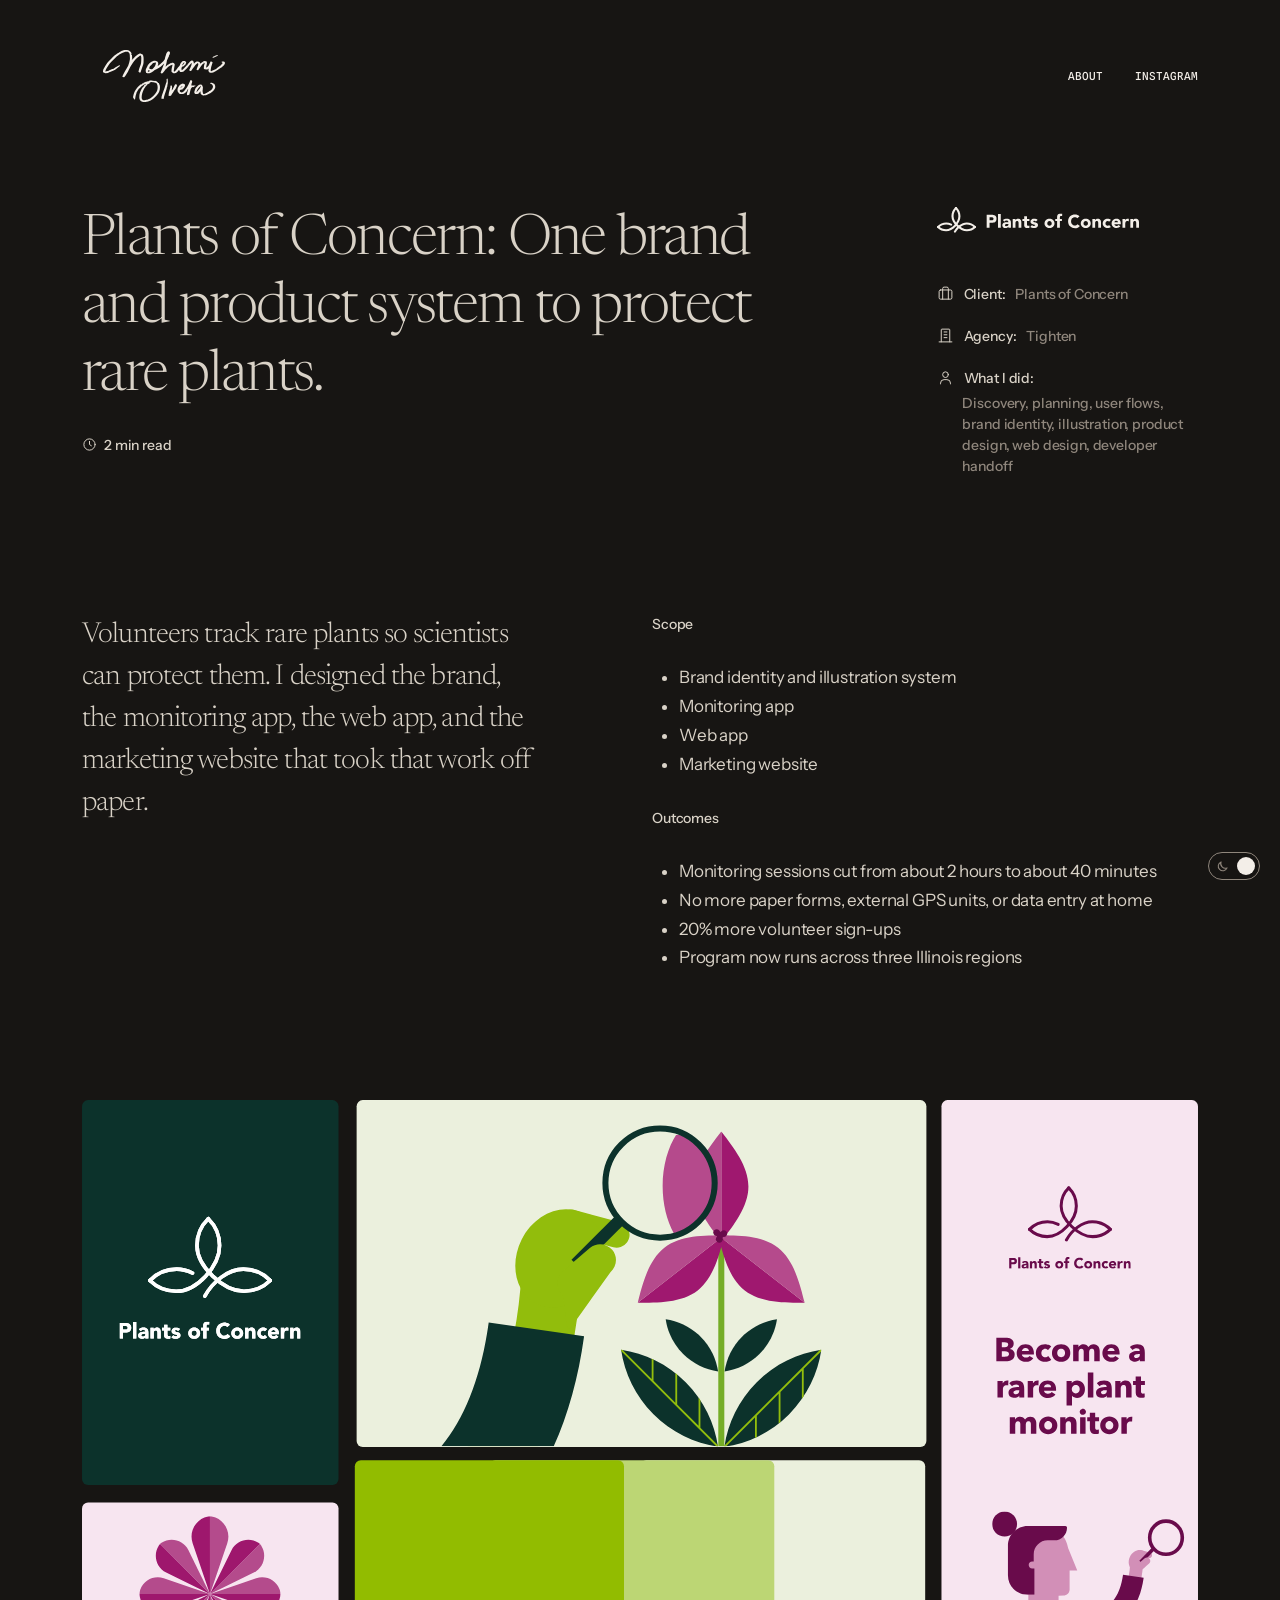
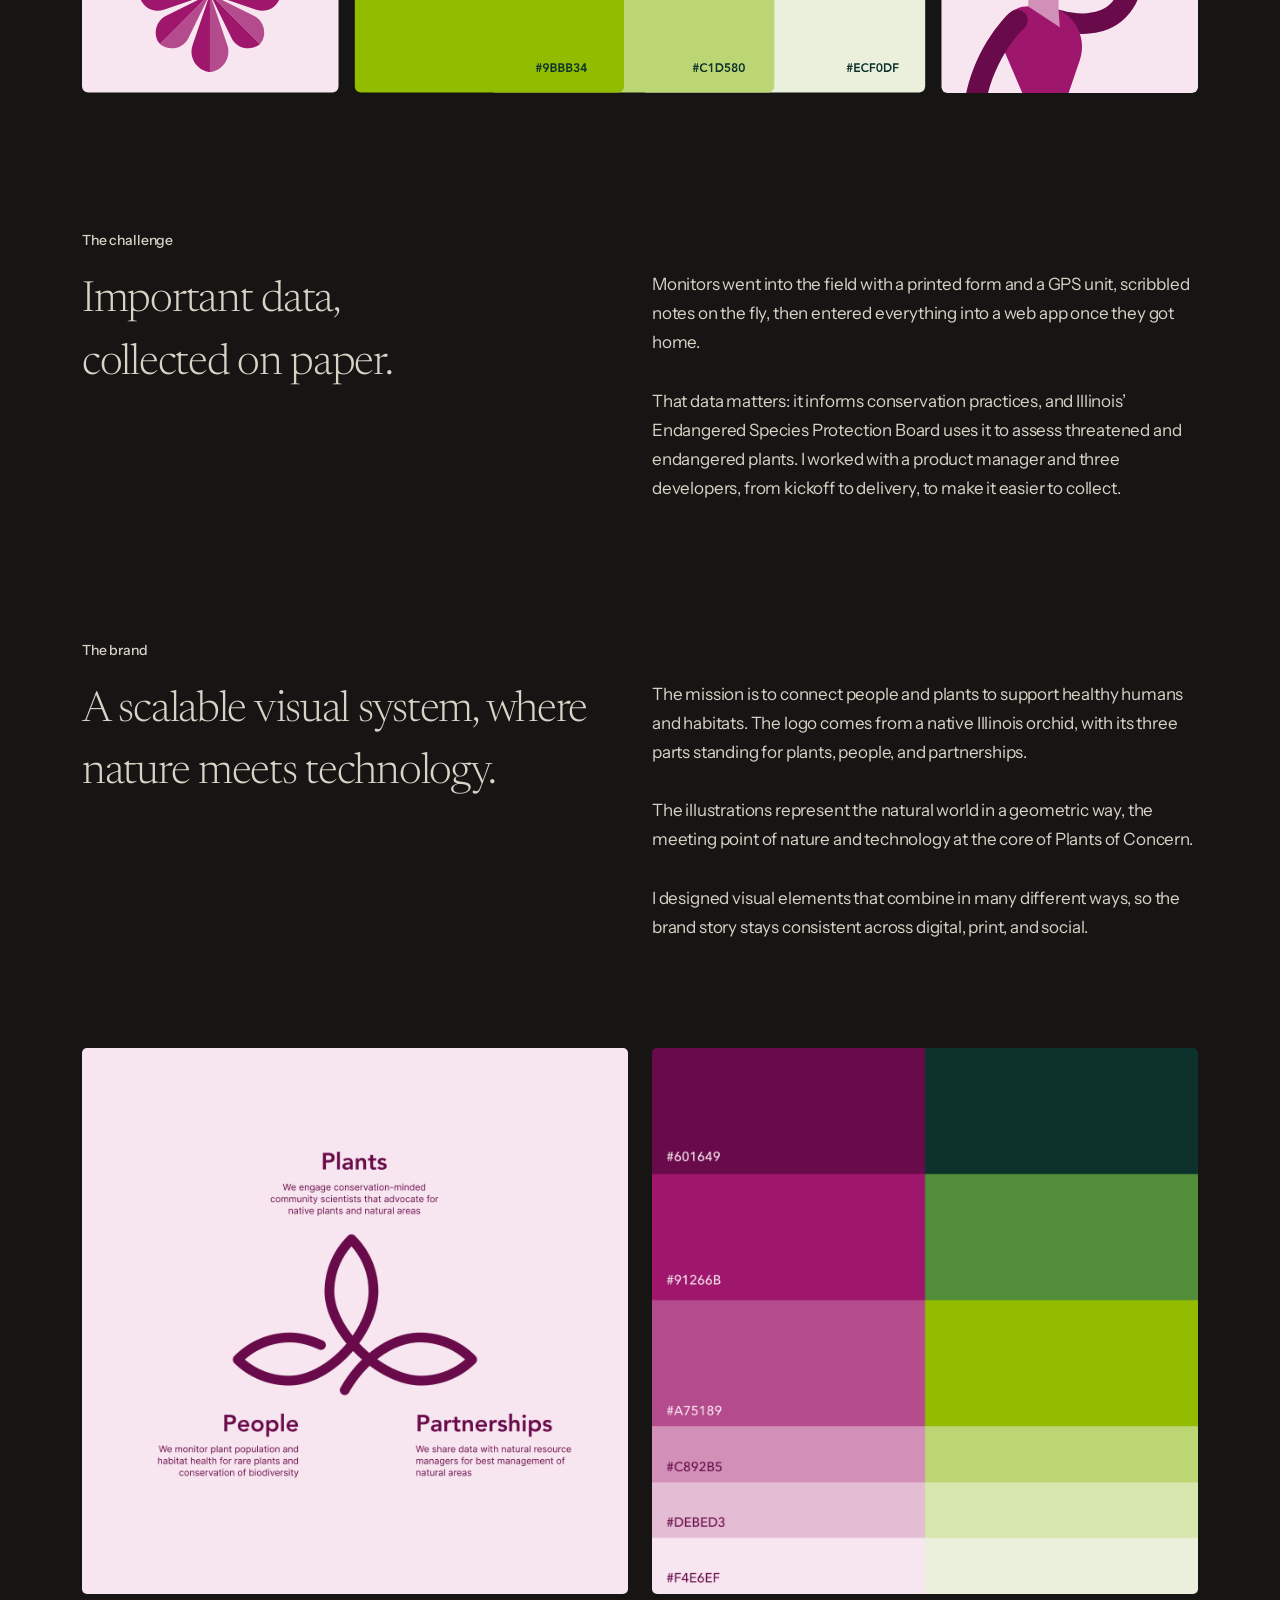
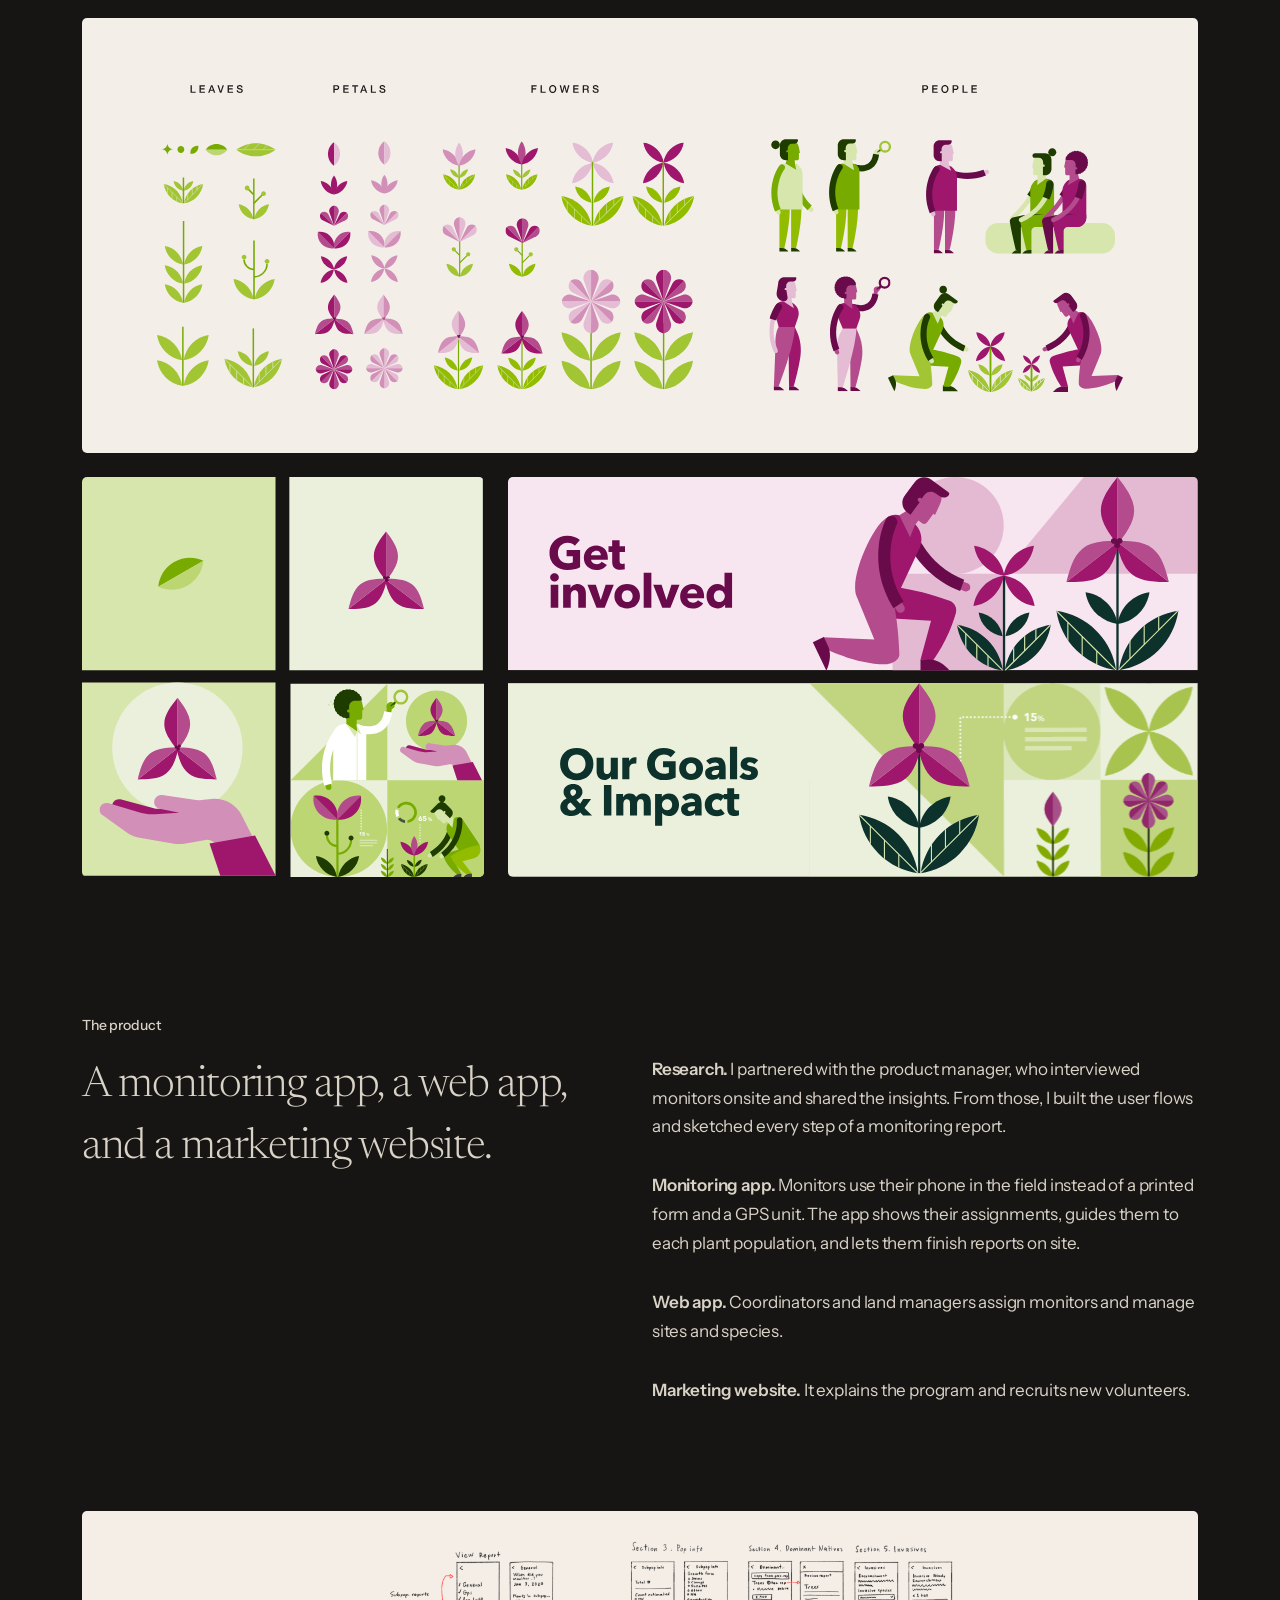
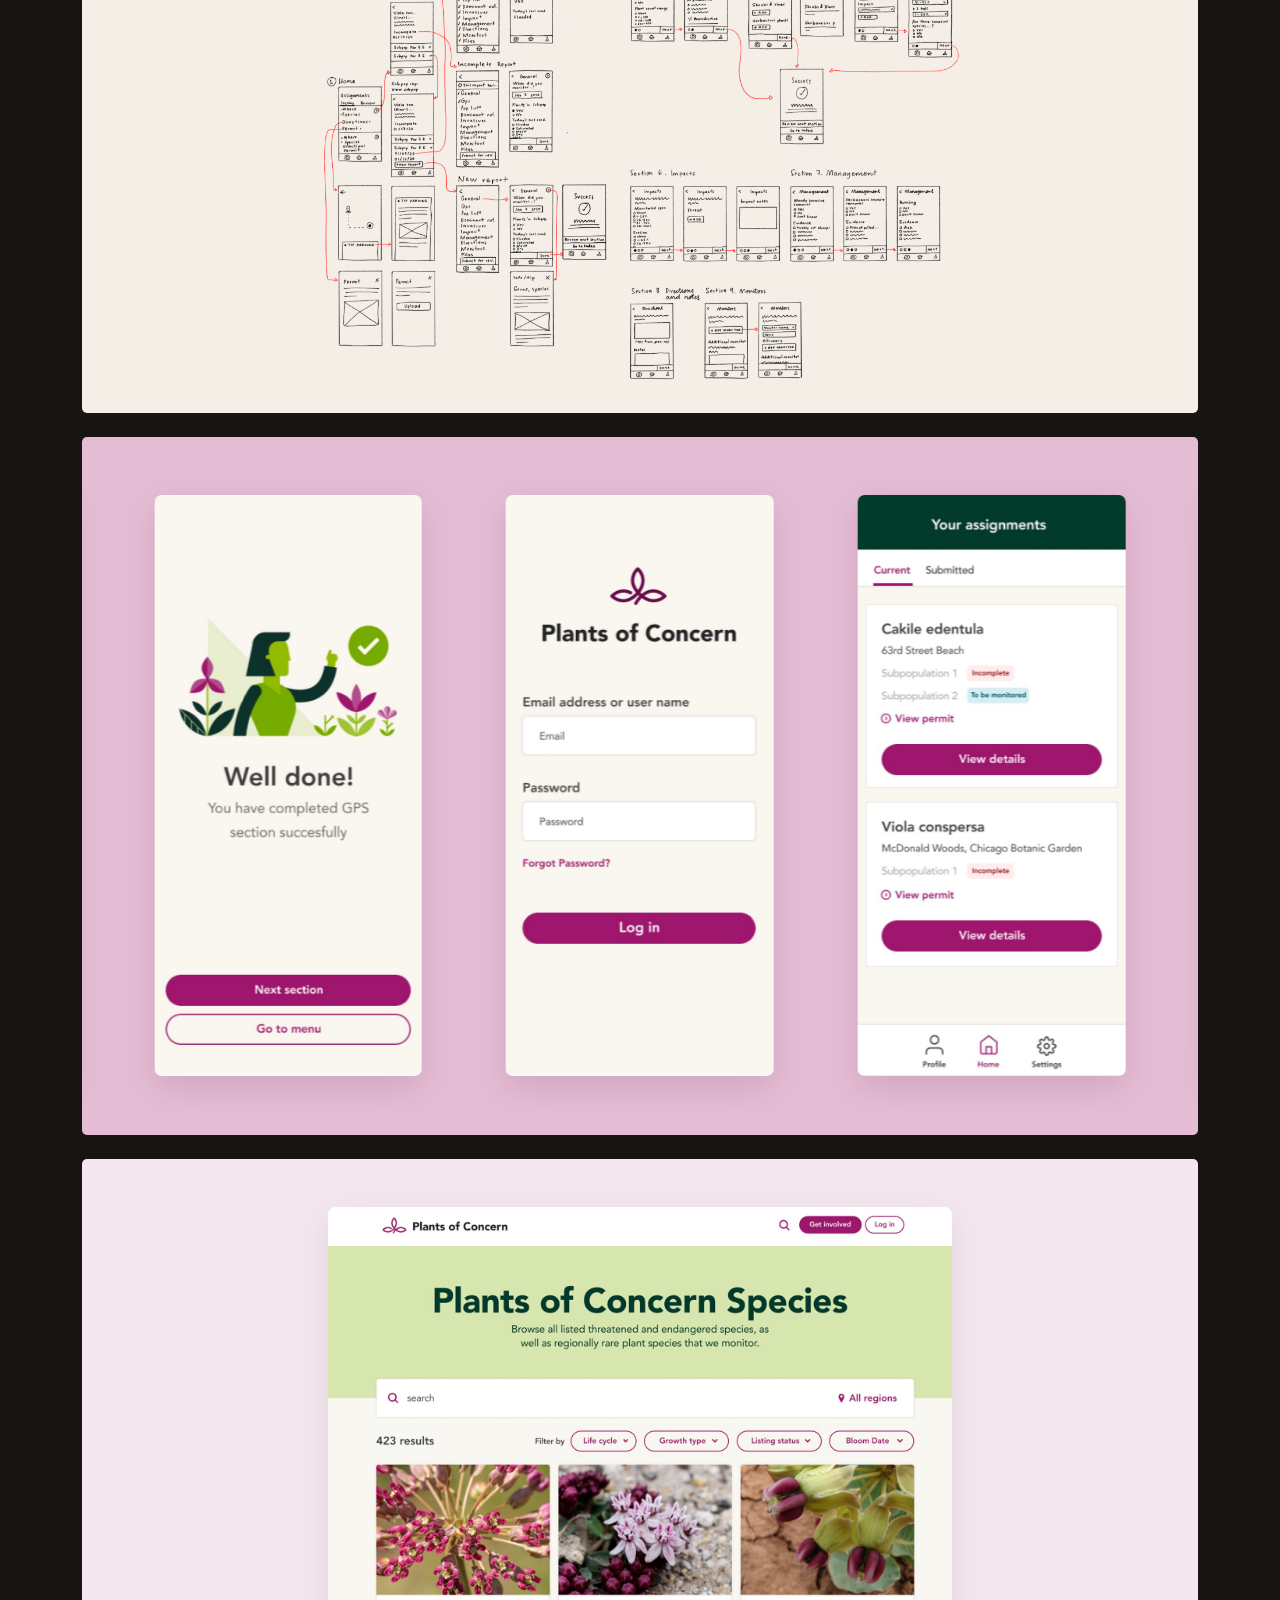
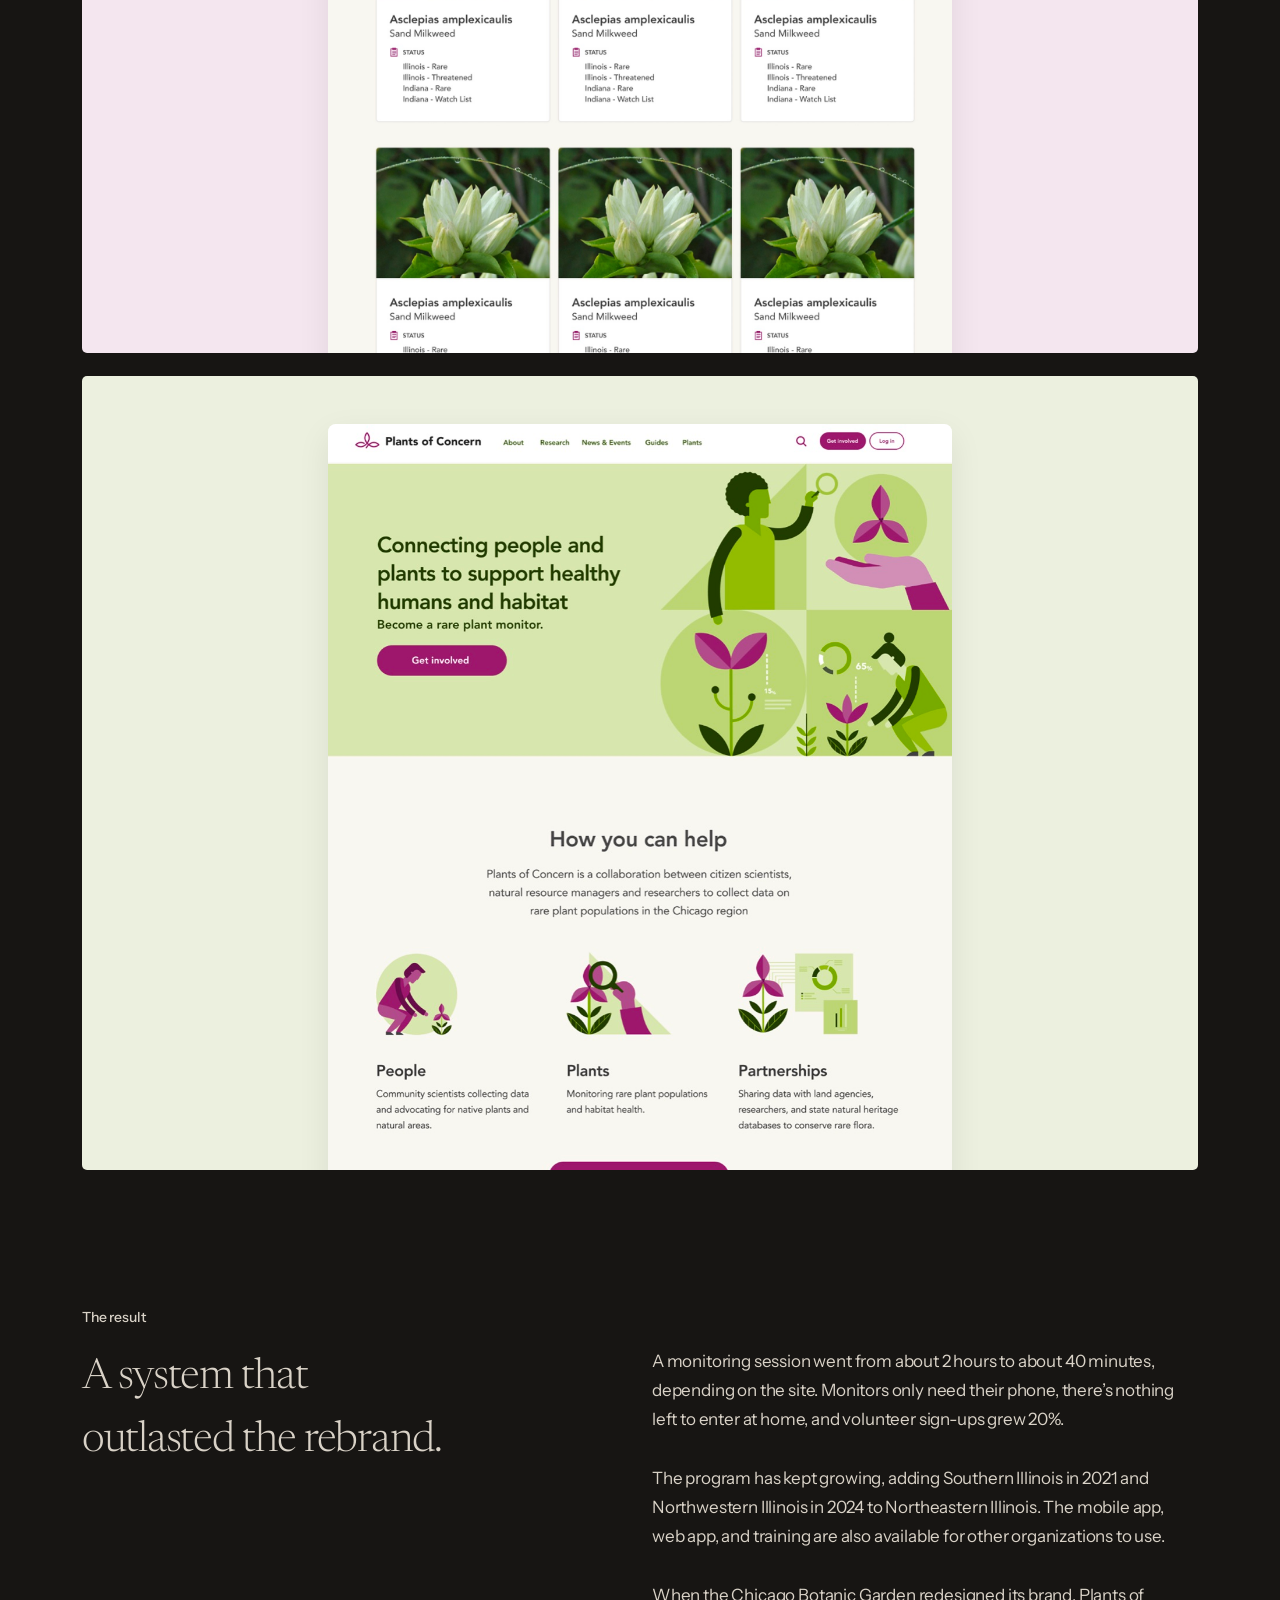
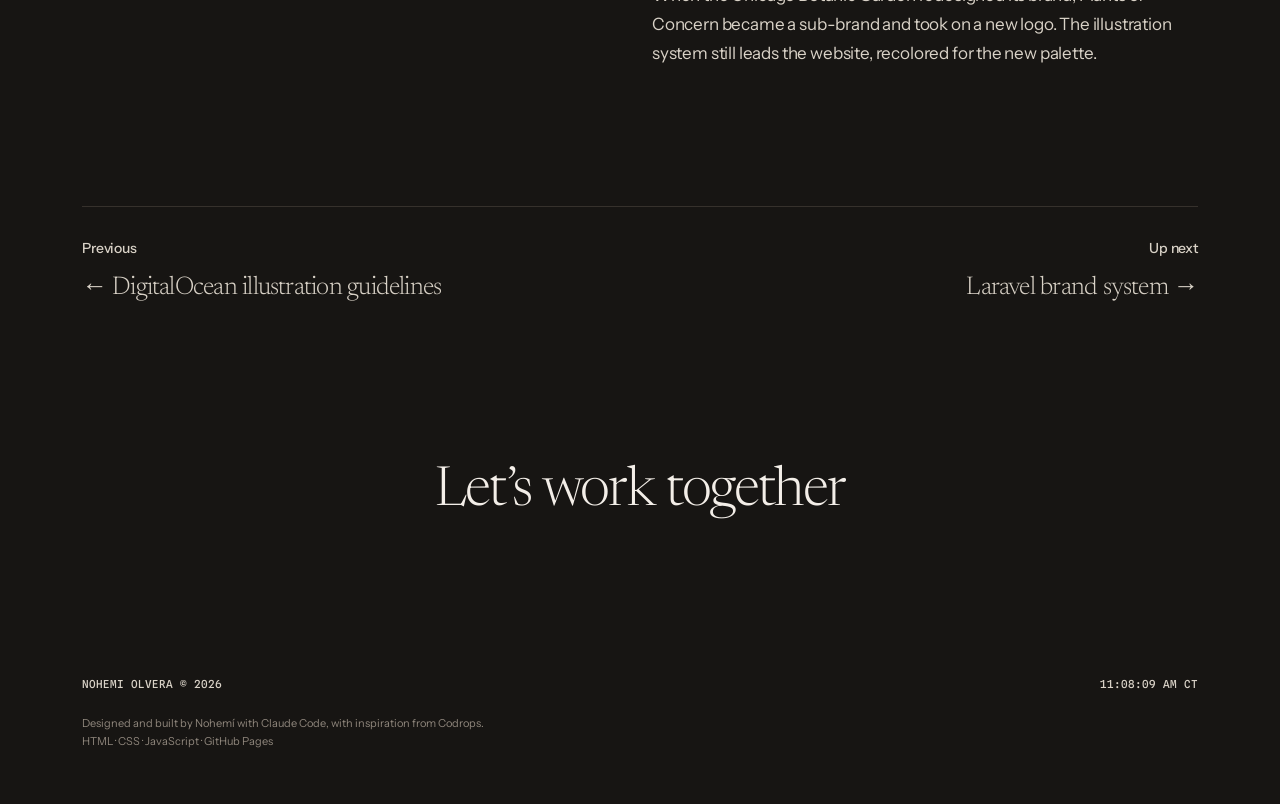
<file: plants-of-concern.html>
<!DOCTYPE html>
<html lang="en">
<head>
	<meta charset="utf-8">
	<title>Moved — Nohemí Olvera</title>
	<!-- This page moved. Kept so older links still land on the case study. -->
	<link rel="canonical" href="https://nohemi.design/poc.html">
	<meta name="robots" content="noindex">
	<meta http-equiv="refresh" content="0; url=poc.html">
	<script>location.replace('poc.html' + location.hash)</script>
</head>
<body>
	<p>This page moved to <a href="poc.html">poc.html</a>.</p>
</body>
</html>
</file>
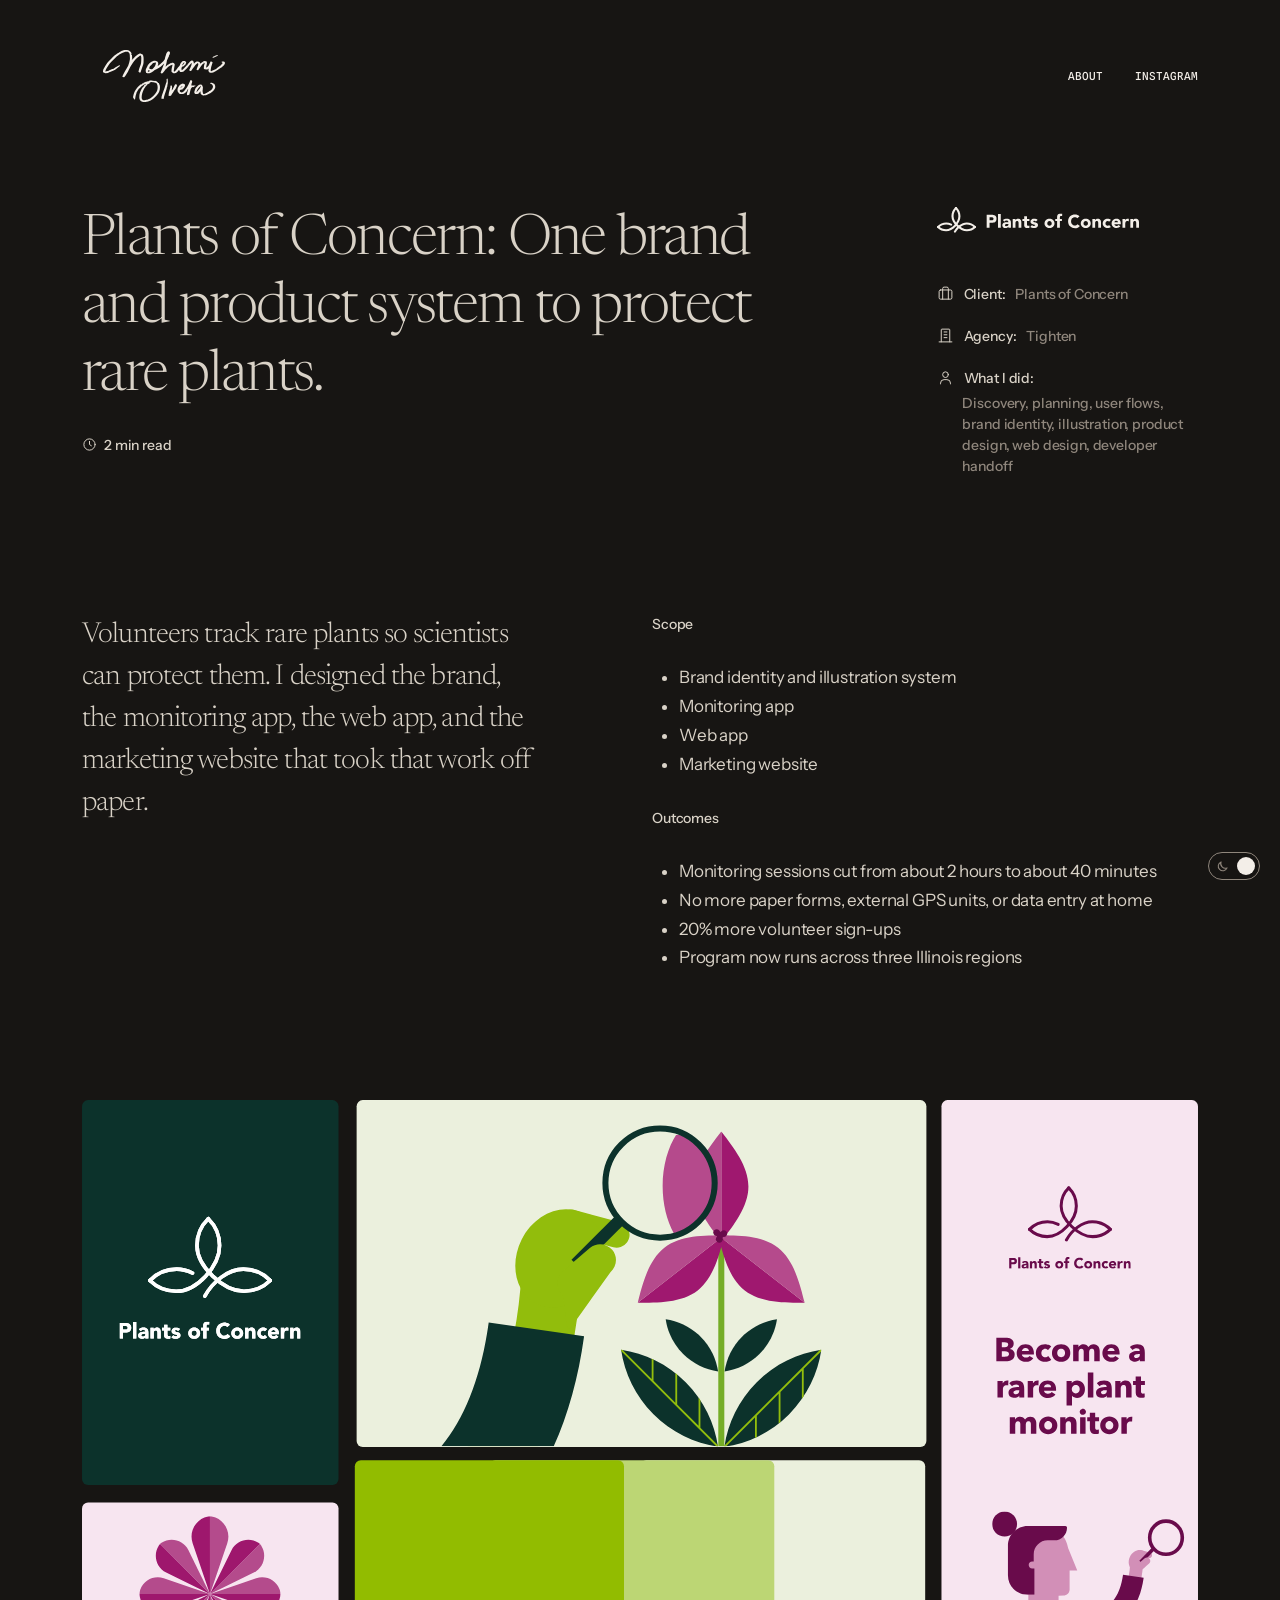
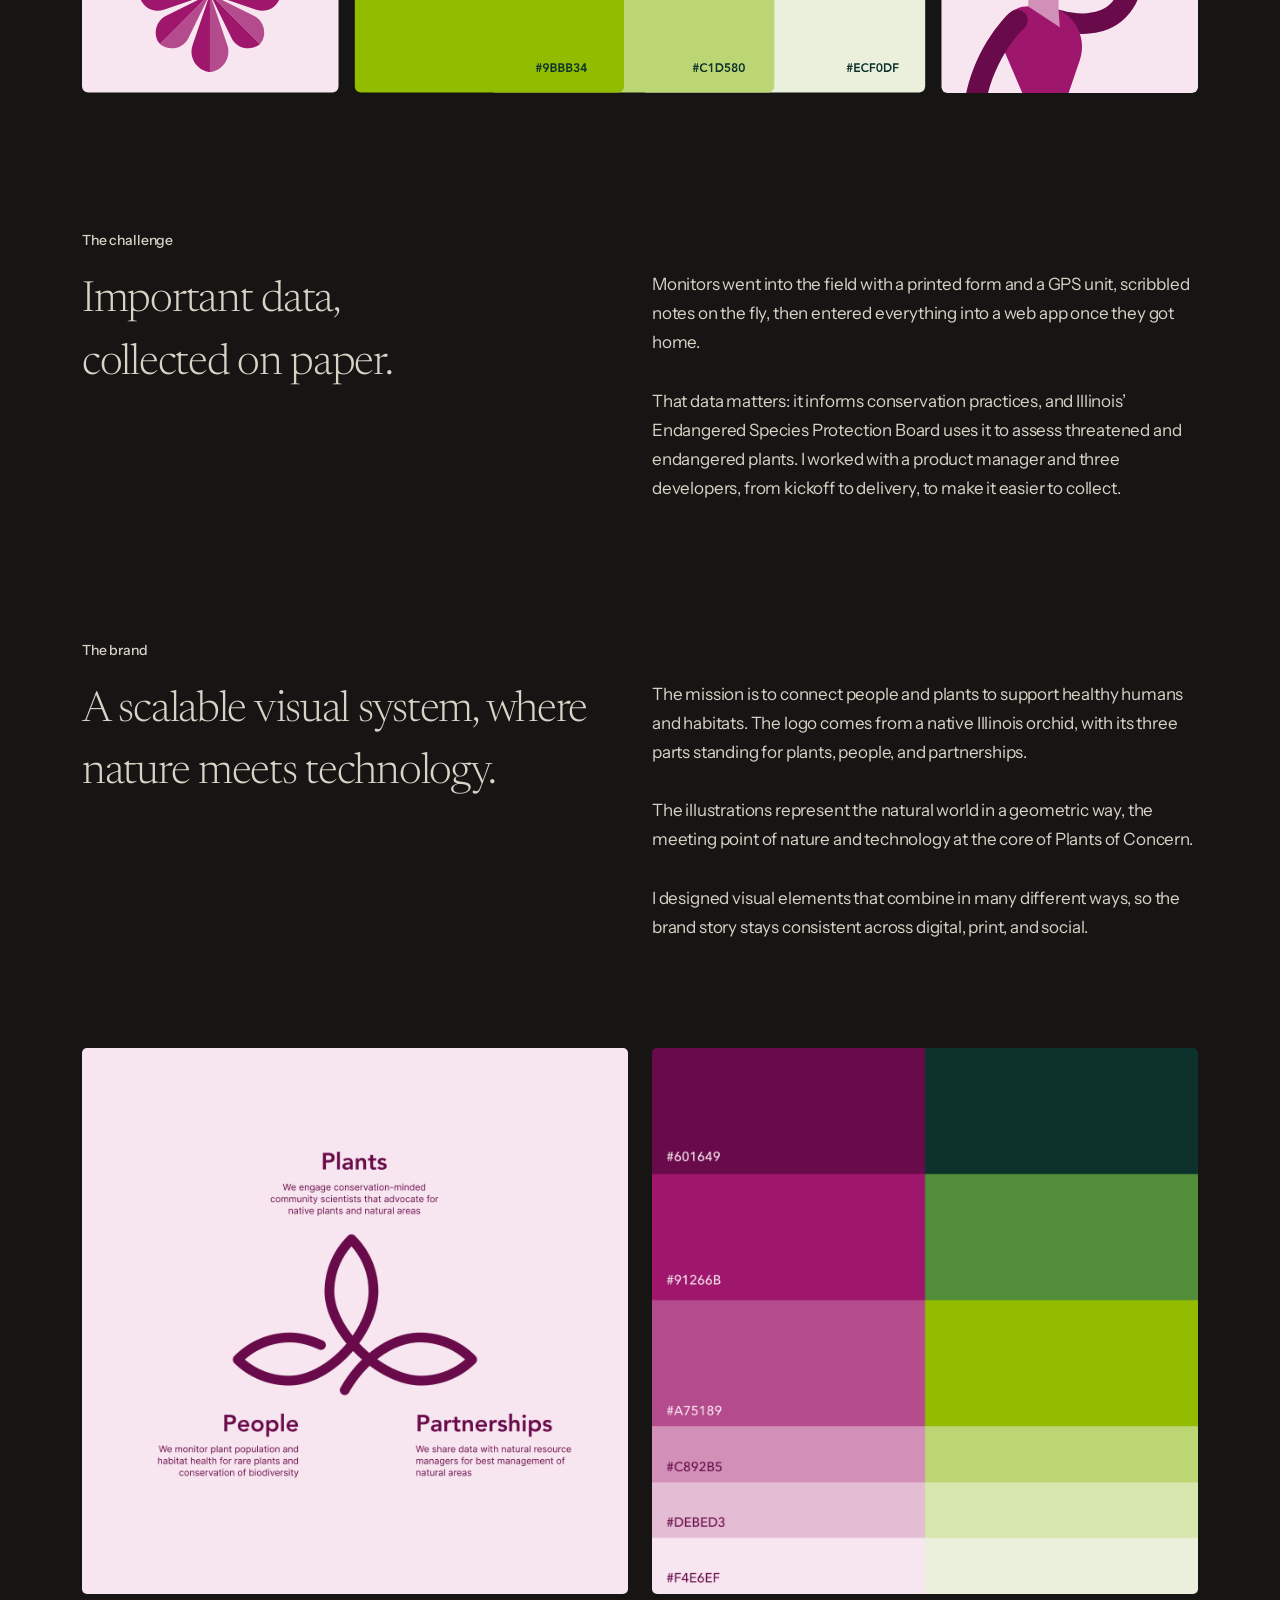
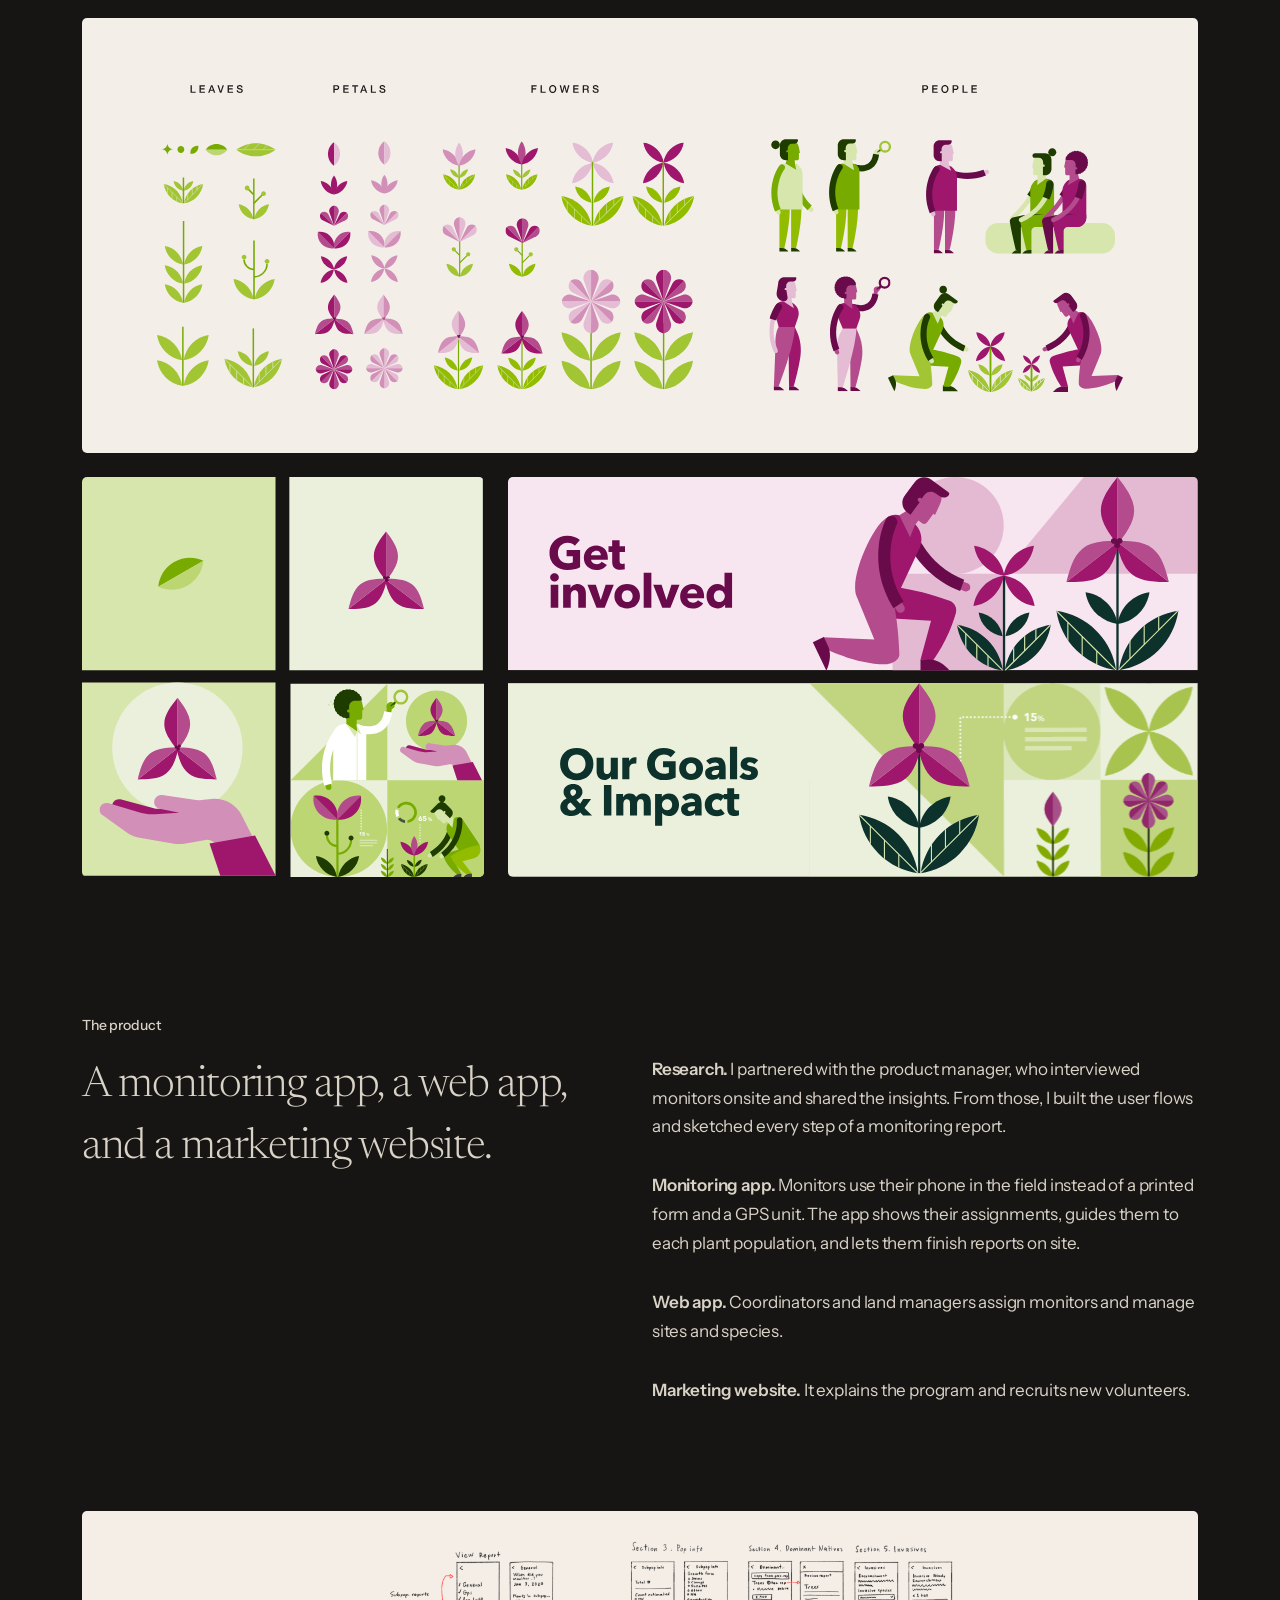
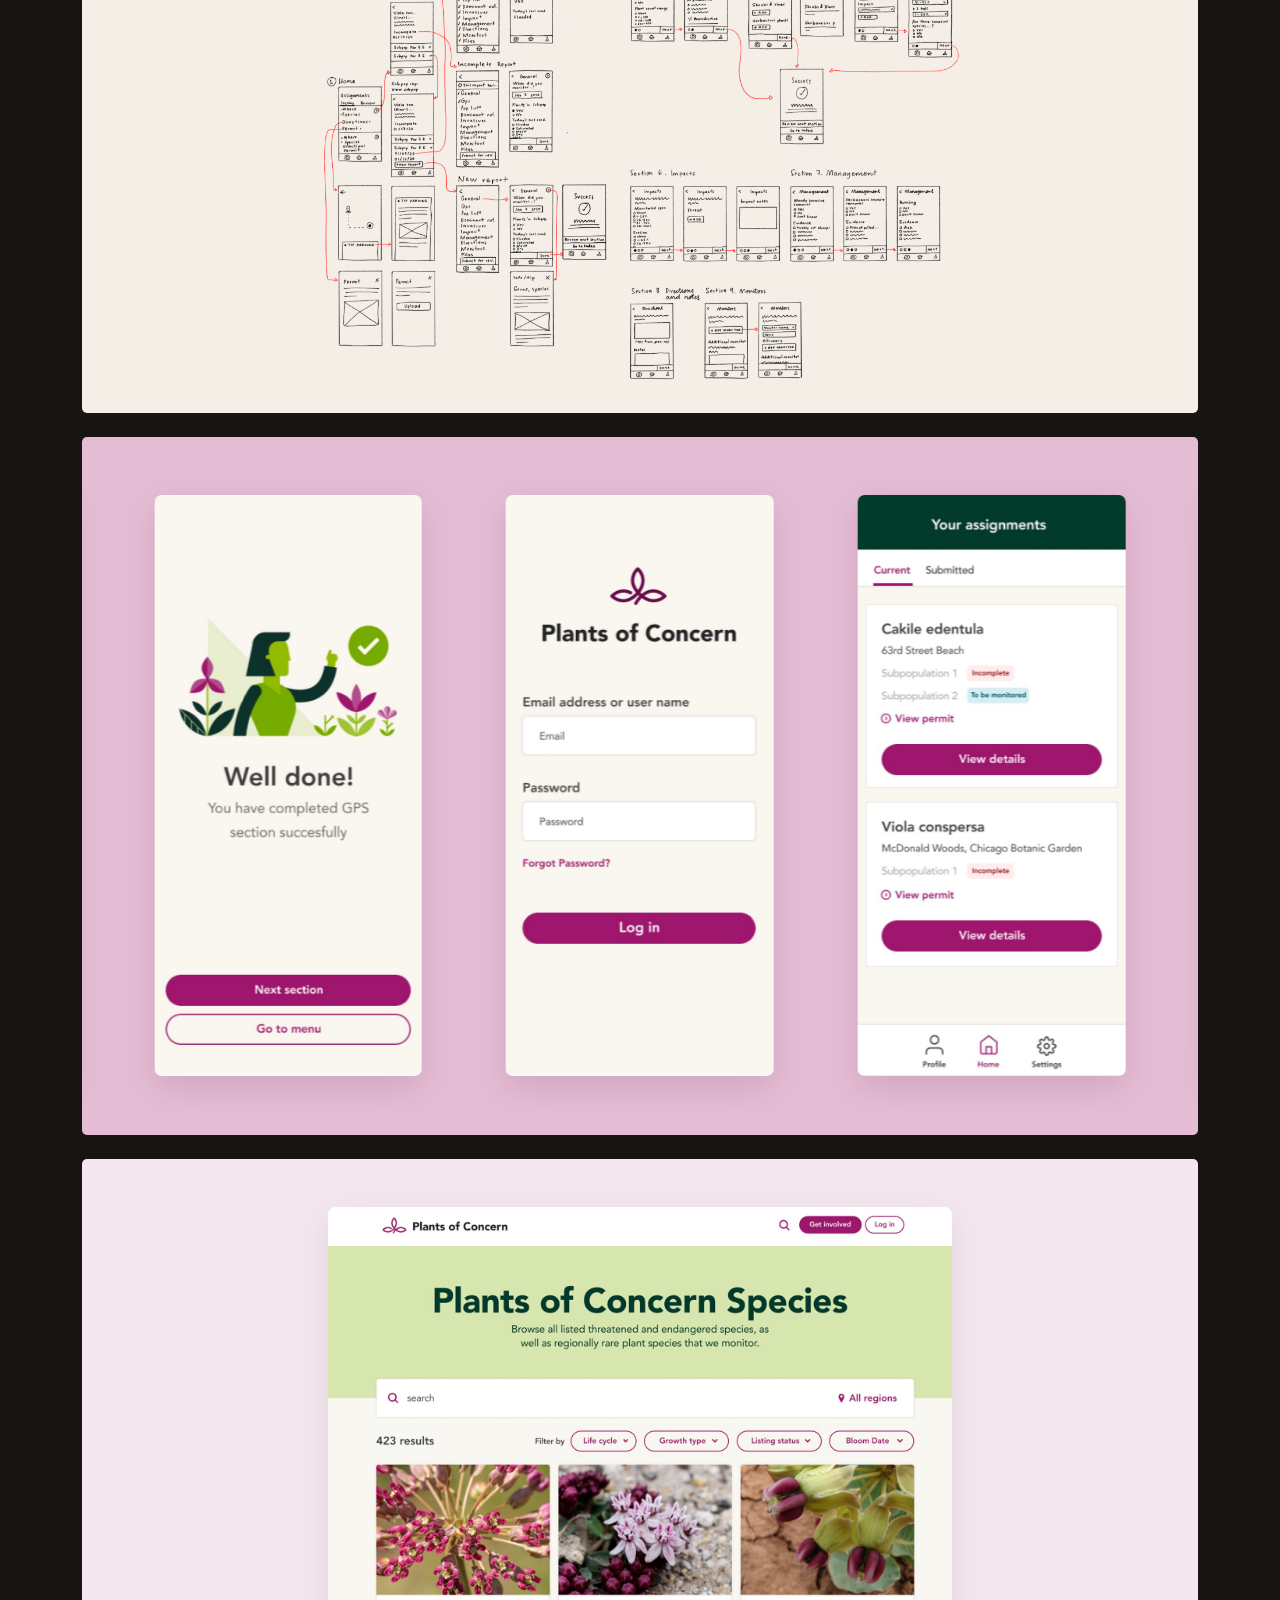
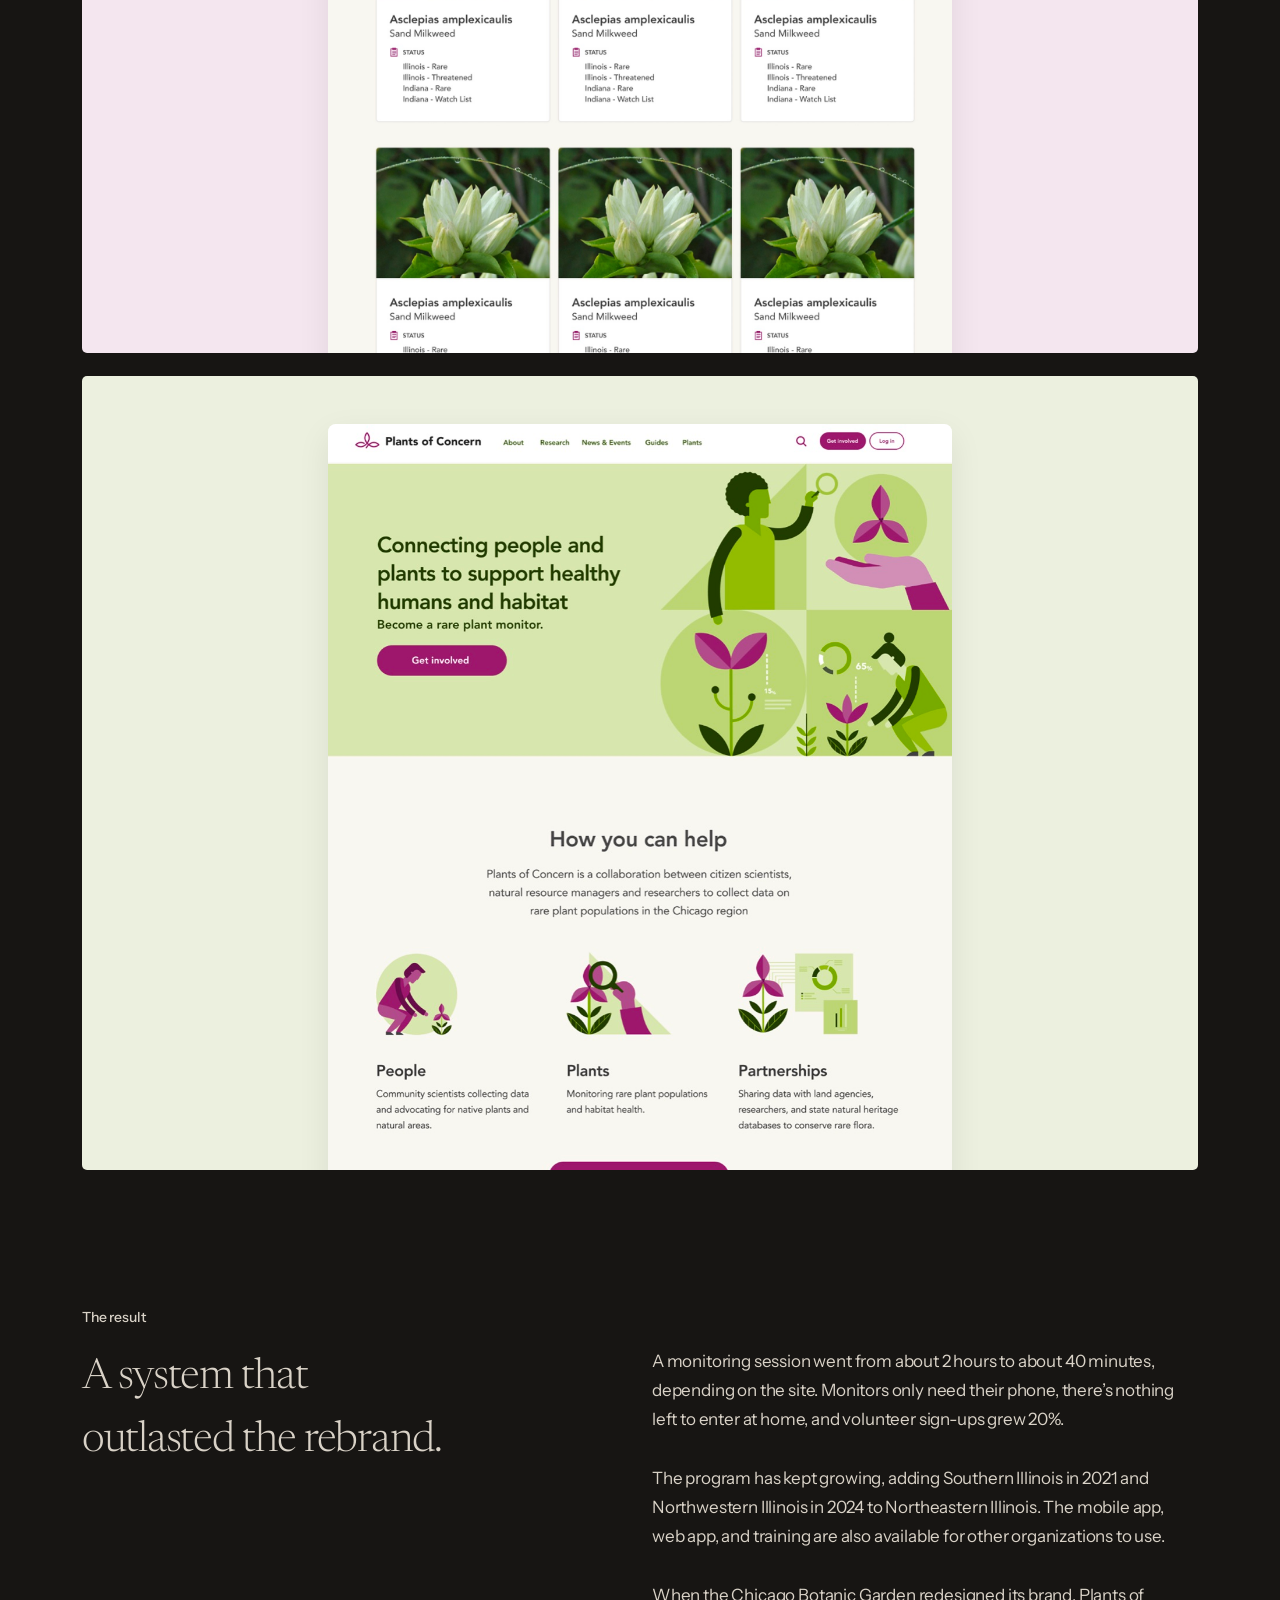
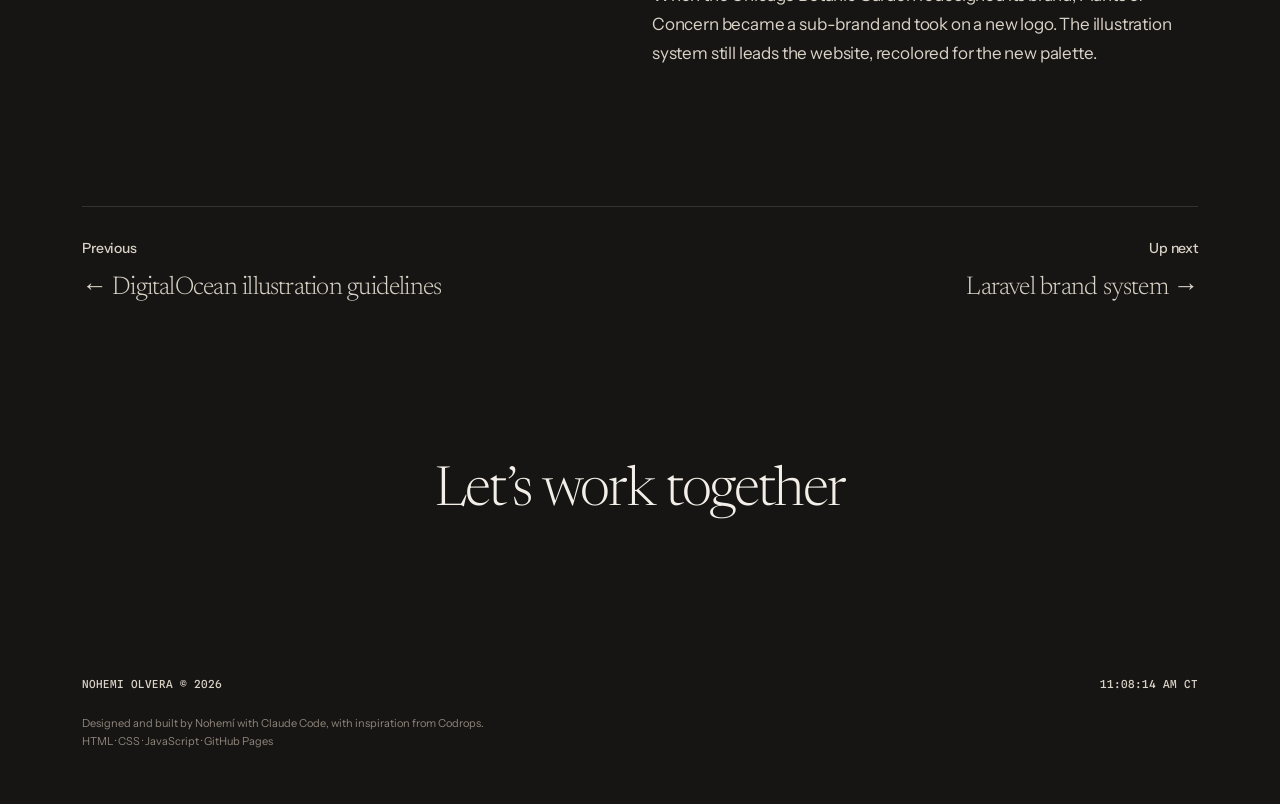
<file: poc.html>
<!DOCTYPE html>
<html lang="en">
<head>
	<meta charset="utf-8">
	<meta name="viewport" content="width=device-width, initial-scale=1">
	<title>Plants of Concern — Nohemí Olvera</title>
	<meta name="description" content="The brand and product system for Plants of Concern, a Chicago Botanic Garden rare plant monitoring program that now runs across Illinois.">
	<meta property="og:type" content="website">
	<meta property="og:site_name" content="Nohemí Olvera">
	<meta property="og:title" content="Plants of Concern — Nohemí Olvera">
	<meta property="og:description" content="The brand and product system for Plants of Concern, a Chicago Botanic Garden rare plant monitoring program that now runs across Illinois.">
	<meta property="og:url" content="https://nohemi.design/poc.html">
	<meta property="og:image" content="https://nohemi.design/assets/og-image.png">
	<meta property="og:image:width" content="1200">
	<meta property="og:image:height" content="630">
	<meta property="og:image:alt" content="Nohemí designs brands for tech">
	<meta name="twitter:card" content="summary_large_image">
	<link rel="icon" href="favicon.ico">
	<link rel="icon" href="favicon.svg" type="image/svg+xml">
	<link rel="preconnect" href="https://fonts.googleapis.com">
	<link rel="preconnect" href="https://fonts.gstatic.com" crossorigin>
	<link href="https://fonts.googleapis.com/css2?family=Instrument+Sans:wght@400;500;600&family=Newsreader:opsz,wght@6..72,200;6..72,300;6..72,400;6..72,600&family=Spline+Sans+Mono:wght@500&display=swap" rel="stylesheet">
	<meta name="theme-color" content="#171513">
	<script src="theme.js?v=20261105c"></script>
	<script src="transition.js"></script>
	<link rel="stylesheet" href="style.css?v=20261114q">
	<script>document.documentElement.classList.add('js')</script>
</head>
<body class="case">
	<header class="site-header">
		<a class="logo" href="index.html" aria-label="Nohemí Olvera, home"><img src="assets/logo-signature.svg" width="143" height="61" alt=""></a>
		<nav class="nav" aria-label="Main">
			<a href="about.html">About</a>
			<a href="https://www.instagram.com/by.nohemi/" target="_blank" rel="noopener">Instagram</a>
		</nav>
	</header>

	<main>
		<article>
			<header class="case-hero grid">
				<div class="case-heading">
					<h1 class="case-title">Plants of Concern: One brand and product system to protect rare plants.</h1>
					<p class="label case-read">2 min read</p>
				</div>
				<div class="case-meta">
					<img class="case-client-logo" src="assets/logo-poc-lockup.svg" width="202" height="26" alt="Plants of Concern">
					<dl>
						<div class="case-meta-client"><dt>Client:</dt> <dd>Plants of Concern</dd></div>
						<div class="case-meta-agency"><dt>Agency:</dt> <dd>Tighten</dd></div>
						<div class="case-meta-role"><dt>What I did:</dt> <dd>Discovery, planning, user flows, brand identity, illustration, product design, web design, developer handoff</dd></div>
					</dl>
				</div>
			</header>

			<section class="case-section grid reveal">
				<p class="case-lead">Volunteers track rare plants so scientists can protect them. I designed the brand, the monitoring app, the web app, and the marketing website that took that work off paper.</p>
				<div class="case-body">
					<h2 id="scope" class="label">Scope</h2>
					<ul aria-labelledby="scope">
						<li>Brand identity and illustration system</li>
						<li>Monitoring app</li>
						<li>Web app</li>
						<li>Marketing website</li>
					</ul>
					<h2 id="outcomes" class="label">Outcomes</h2>
					<ul aria-labelledby="outcomes">
						<li>Monitoring sessions cut from about 2 hours to about 40 minutes</li>
						<li>No more paper forms, external GPS units, or data entry at home</li>
						<li>20% more volunteer sign-ups</li>
						<li>Program now runs across three Illinois regions</li>
					</ul>
				</div>
			</section>

			<div class="case-media grid">
				<figure class="reveal tile tile--natural span-12"><img src="assets/poc-branding.svg" width="1849" height="1018" alt="Plants of Concern brand board: the orchid logo, a magnifying glass over an orchid, a flower mark, the green palette, and a volunteer poster reading Become a rare plant monitor"></figure>
			</div>

			<section class="case-section grid reveal" aria-labelledby="challenge">
				<h2 id="challenge" class="label span-12">The challenge</h2>
				<h3 class="case-lead case-lead--lg">Important data, collected on paper.</h3>
				<div class="case-body">
					<p>Monitors went into the field with a printed form and a GPS unit, scribbled notes on the fly, then entered everything into a web app once they got home.</p>
					<p>That data matters: it informs conservation practices, and Illinois’ Endangered Species Protection Board uses it to assess threatened and endangered plants. I worked with a product manager and three developers, from kickoff to delivery, to make it easier to collect.</p>
				</div>
			</section>

			<section class="case-section grid reveal" aria-labelledby="brand">
				<h2 id="brand" class="label span-12">The brand</h2>
				<h3 class="case-lead case-lead--lg">A scalable visual system, where nature meets technology.</h3>
				<div class="case-body">
					<p>The mission is to connect people and plants to support healthy humans and habitats. The logo comes from a native Illinois orchid, with its three parts standing for plants, people, and partnerships.</p>
					<p>The illustrations represent the natural world in a geometric way, the meeting point of nature and technology at the core of Plants of Concern.</p>
					<p>I designed visual elements that combine in many different ways, so the brand story stays consistent across digital, print, and social.</p>
				</div>
			</section>

			<div class="case-media grid">
				<figure class="reveal tile tile--natural span-6"><img src="assets/poc-logomark.png" width="1254" height="1254" alt="The Plants of Concern logo, with each of its three parts labeled: plants, people, and partnerships" loading="lazy"></figure>
				<figure class="reveal tile tile--natural span-6"><img src="assets/poc-color.png" width="1254" height="1254" alt="The color palette: purples from #601649 to #F4E6EF beside matching greens" loading="lazy"></figure>
				<figure class="reveal tile tile--natural span-12 poc-card" style="background: #f3eee8"><img src="assets/poc-illo-library-v2.svg" width="1658" height="543" alt="The illustration library: leaves, petals, flowers, and people drawn in purple and green" loading="lazy"></figure>
				<div class="poc-pair span-12">
					<figure class="reveal tile tile--natural"><img src="assets/poc-illo-scale-01.svg" width="1047" height="1043" alt="One illustration system at growing scale: a leaf, an orchid, a hand holding the orchid, and a full composition with a volunteer" loading="lazy"></figure>
					<figure class="reveal tile tile--natural"><img src="assets/poc-illo-scale-02.svg" width="1791" height="1040" alt="Two website banners, Get involved and Our Goals and Impact, built from the same illustrations" loading="lazy"></figure>
				</div>
			</div>

			<section class="case-section grid reveal" aria-labelledby="product">
				<h2 id="product" class="label span-12">The product</h2>
				<h3 class="case-lead case-lead--lg">A monitoring app, a web app, and a marketing website.</h3>
				<div class="case-body">
					<p><strong>Research.</strong> I partnered with the product manager, who interviewed monitors onsite and shared the insights. From those, I built the user flows and sketched every step of a monitoring report.</p>
					<p><strong>Monitoring app.</strong> Monitors use their phone in the field instead of a printed form and a GPS unit. The app shows their assignments, guides them to each plant population, and lets them finish reports on site.</p>
					<p><strong>Web app.</strong> Coordinators and land managers assign monitors and manage sites and species.</p>
					<p><strong>Marketing website.</strong> It explains the program and recruits new volunteers.</p>
				</div>
			</section>

			<div class="case-media grid">
				<figure class="reveal tile tile--natural span-12"><img src="assets/poc-planning-flows.png" width="1940" height="873" alt="Hand-drawn user flows and wireframes for the monitoring app: assignments, directions, and each section of a monitoring report, connected with red arrows" loading="lazy"></figure>
				<figure class="reveal tile span-12 poc-flow" role="img" aria-label="The monitoring app, step by step: log in, view your assignments, open a site, find it on the map, record GPS coordinates, edit them, set the center point, and finish with a Well done screen">
					<div class="poc-flow-track">
						<img src="assets/poc-app-gps-center.jpg" width="620" height="1344" alt="">
						<img src="assets/poc-app-done.jpg" width="620" height="1344" alt="">
						<img src="assets/poc-app-login.jpg" width="620" height="1344" alt="">
						<img src="assets/poc-app-assignments.jpg" width="620" height="1344" alt="">
						<img src="assets/poc-app-site.jpg" width="620" height="1344" alt="">
						<img src="assets/poc-app-gps-map.jpg" width="620" height="1344" alt="">
						<img src="assets/poc-app-gps-coordinates.jpg" width="620" height="1344" alt="">
						<img src="assets/poc-app-gps-edit.jpg" width="620" height="1344" alt="">
						<img src="assets/poc-app-gps-center.jpg" width="620" height="1344" alt="">
						<img src="assets/poc-app-done.jpg" width="620" height="1344" alt="">
						<img src="assets/poc-app-login.jpg" width="620" height="1344" alt="">
						<img src="assets/poc-app-assignments.jpg" width="620" height="1344" alt="">
						<img src="assets/poc-app-site.jpg" width="620" height="1344" alt="">
					</div>
				</figure>
				<figure class="reveal tile span-12 hf-slide poc-site poc-site--library" role="img" aria-label="The Plants of Concern species library web app, scrolling from the search and filters to the footer">
					<img src="assets/poc-site-library.jpg" width="1600" height="2586" alt="" loading="lazy">
				</figure>
				<figure class="reveal tile span-12 hf-slide poc-site" role="img" aria-label="The Plants of Concern marketing website, scrolling from the home page hero to the footer">
					<img src="assets/poc-site-marketing.jpg" width="1071" height="3600" alt="" loading="lazy">
				</figure>
			</div>

			<section class="case-section grid reveal" aria-labelledby="result">
				<h2 id="result" class="label span-12">The result</h2>
				<h3 class="case-lead case-lead--lg">A system that outlasted the rebrand.</h3>
				<div class="case-body">
					<p>A monitoring session went from about 2 hours to about 40 minutes, depending on the site. Monitors only need their phone, there’s nothing left to enter at home, and volunteer sign-ups grew 20%.</p>
					<p>The program has kept growing, adding Southern Illinois in 2021 and Northwestern Illinois in 2024 to Northeastern Illinois. The mobile app, web app, and training are also available for other organizations to use.</p>
					<p>When the Chicago Botanic Garden redesigned its brand, Plants of Concern became a sub-brand and took on a new logo. The illustration system still leads the website, recolored for the new palette.</p>
				</div>
			</section>

			<nav class="case-next grid reveal" aria-label="More projects">
				<a class="case-pager case-pager--prev" href="digitalocean.html"><span class="label">Previous</span><span class="case-pager-title"><span class="case-next-arrow" aria-hidden="true">←</span> <span class="case-pager-name">DigitalOcean illustration guidelines</span></span></a>
				<a class="case-pager case-pager--next" href="laravel.html"><span class="label">Up next</span><span class="case-pager-title"><span class="case-pager-name">Laravel brand system</span> <span class="case-next-arrow" aria-hidden="true">→</span></span></a>
			</nav>
		</article>
	</main>

	<footer class="site-footer">
		<a class="footer-cta" href="mailto:nohemi.olvera@gmail.com">Let’s work together</a>
		<div class="footer-meta">
			<p class="label">Nohemi Olvera © 2026</p>
			<p class="label"><time class="clock" data-tz="America/Chicago">CT</time></p>
		</div>
		<div class="footer-credits">
			<p>Designed and built by Nohemí with <a href="https://claude.com/claude-code" target="_blank" rel="noopener">Claude Code</a>, with inspiration from <a href="https://tympanus.net/codrops/category/tutorials/" target="_blank" rel="noopener">Codrops</a>.</p>
			<p>HTML · CSS · JavaScript · GitHub Pages</p>
		</div>
	</footer>

	<script src="header.js"></script>
	<script src="fade.js"></script>
	<script src="clock.js"></script>
</body>
</html>
</file>
<file: style.css>
:root {
	--bg: #fbf8f2;
	--ink: #403f3f;
	--ink-strong: #393632;
	--muted: #a89e93;
	--black: #000;
	--darkest: #181818;
	--accent: #f7513b;
	--line: #d6ccc0;
	--placeholder: #f3eee8;
	--hover: #f7f3ed; /* halfway between --bg and --placeholder */
	--ink-soft: #393632;
	--meta: #8e8d8d;
	color-scheme: light;

	--serif: "Newsreader", Georgia, serif;
	--mono: "Spline Sans Mono", ui-monospace, monospace;
	--sans: "Instrument Sans", system-ui, sans-serif;
	--body: "Instrument Sans", system-ui, sans-serif;

	/* Layout grid: 12 columns desktop, 8 tablet, 4 phone. Matches Figma: 12 col, 24 gutter, 82 margin. */
	--cols: 12;
	--gap: 24px;
	--gutter: 82px;
	--max: 1276px;
}

/* Dark theme (theme.js sets data-theme). Same palette, flipped: the beiges become the ink, the ink becomes the page.
   Artwork panels keep their own colors. */
[data-theme="dark"] {
	--bg: #171513;
	--ink: #d9d2c7;
	--ink-strong: #f3eee8;
	--muted: #8f867c;
	--line: #36312c;
	--placeholder: #211e1b;
	--hover: #1c1a17;
	--ink-soft: #d9d2c7;
	--meta: #8f867c;
	color-scheme: dark;
}

*, *::before, *::after { box-sizing: border-box; }

html { scroll-behavior: smooth; scroll-padding-top: 100px; }

body {
	margin: 0;
	background: var(--bg);
	color: var(--ink);
	font-family: var(--serif);
	-webkit-font-smoothing: antialiased;
	transition: background-color 0.3s ease, color 0.3s ease;
}

img { display: block; max-width: 100%; height: auto; }
figure { margin: 0; }

main,
.site-header {
	max-width: calc(var(--max) + 2 * var(--gutter));
	margin: 0 auto;
	padding: 0 var(--gutter);
}

/* Nav */

/* Header stays pinned while scrolling, with no background. It blends with "difference",
   so its colors flip against whatever is behind it: dark over the cream page, light over dark images.
   Colors below are chosen so that, over --bg, they land on the usual ink and accent. */
.site-header {
	position: sticky;
	top: 0;
	z-index: 10;
	mix-blend-mode: difference;
	display: flex;
	justify-content: space-between;
	align-items: center;
	padding-top: 50px;
	padding-bottom: 24px;
	transition: padding 0.3s ease;
}

/* Condensed on scroll (header.js): less padding, smaller logo. */
.site-header.is-condensed {
	padding-top: 16px;
	padding-bottom: 16px;
}
.is-condensed .logo img { height: 40px; }

.logo {
	margin-left: 21px;
}

.logo img {
	width: auto;
	height: 52px;
	transition: height 0.3s ease;
	animation: boil 0.52s infinite;
}

/* Hand-drawn wobble: the logo steps through the four filters header.js adds. */
@keyframes boil {
	0%, 24.9% { filter: url(#boil-1); }
	25%, 49.9% { filter: url(#boil-2); }
	50%, 74.9% { filter: url(#boil-3); }
	75%, 100% { filter: url(#boil-4); }
}

@media (prefers-reduced-motion: reduce) {
	.logo img { animation: none; }
}

.nav {
	display: flex;
	gap: 32px;
}

.nav a,
.label {
	font-family: var(--body);
	font-weight: 500;
	font-size: 14px;
	line-height: normal;
	letter-spacing: -0.01em;
	text-decoration: none;
}

.nav a,
.site-footer .label,
#clients-label {
	font-family: var(--mono);
	font-size: 11px;
	letter-spacing: normal;
	text-transform: uppercase;
}

.nav a { color: #c2c2c0; } /* --bg minus --ink-strong */
.nav a:hover { color: #04a7b7; } /* --bg minus --accent */
/* Dark theme: no blend, so the logo and nav land exactly on the text color (the "ink" filter is in header.js). */
[data-theme="dark"] .site-header { mix-blend-mode: normal; }
[data-theme="dark"] .nav a { color: var(--ink-strong); }
[data-theme="dark"] .nav a:hover { color: var(--accent); }
[data-theme="dark"] .logo { filter: url(#ink); }

/* Page transition (transition.js): a panel in the ink color slides up over the page with the head mark in the page color,
   then fades off the next page, so there's one slide. .is-arriving covers a new page before its first paint. */
.page-panel,
.is-arriving::before,
.is-arriving::after {
	position: fixed;
	inset: 0;
	z-index: 1000;
	pointer-events: none;
}
.page-panel,
.is-arriving::before { background: var(--ink-strong); }
.page-panel::after,
.is-arriving::after {
	content: "";
	background: var(--bg);
	-webkit-mask: url("assets/loader-head.svg") center / clamp(80px, 8vw, 110px) auto no-repeat;
	mask: url("assets/loader-head.svg") center / clamp(80px, 8vw, 110px) auto no-repeat;
}
.is-arriving::before { content: ""; }
.page-panel::after { position: absolute; inset: 0; }
.page-panel.is-covering { animation: page-panel-cover 1s cubic-bezier(0.9, 0, 0.1, 1) both; }
.page-panel.is-covering::after { animation: page-mark-cover 1s cubic-bezier(0.9, 0, 0.1, 1) both, page-mark-in 1s ease-in-out both; }
.page-panel.is-revealing { animation: page-panel-reveal 0.6s ease both; }
@keyframes page-panel-cover { from { transform: translateY(100%); } to { transform: none; } }
@keyframes page-panel-reveal { from { opacity: 1; } to { opacity: 0; } }
@keyframes page-mark-cover { from { transform: translateY(25vh); } to { transform: none; } }
@keyframes page-mark-in { 0%, 55% { opacity: 0; } 85%, 100% { opacity: 1; } }

/* Theme toggle (theme.js): a switch in the bottom-right corner. On the light theme the knob sits left with
   a sun beside it; on the dark one it slides right over to a moon. */
.theme-toggle {
	--knob: var(--ink-strong);
	--edge: var(--muted);
	position: fixed;
	right: 20px;
	bottom: calc(20px + env(safe-area-inset-bottom, 0px));
	z-index: 20;
	width: 52px;
	height: 28px;
	padding: 0;
	border: 1px solid var(--edge);
	border-radius: 14px;
	background: color-mix(in srgb, var(--bg) 70%, transparent);
	-webkit-backdrop-filter: blur(12px);
	backdrop-filter: blur(12px);
	cursor: pointer;
	transition: border-color 0.2s ease;
}
.theme-toggle::before,
.theme-toggle::after {
	content: "";
	position: absolute;
	top: 50%;
}
/* Knob */
.theme-toggle::before {
	left: 4px;
	width: 18px;
	height: 18px;
	margin-top: -9px;
	border-radius: 50%;
	background: var(--knob);
	transition: transform 0.3s cubic-bezier(0.2, 0.6, 0.2, 1);
}
/* Icon, on the side the knob isn't */
.theme-toggle::after {
	right: 7px;
	width: 13px;
	height: 13px;
	margin-top: -6.5px;
	background: var(--edge);
	-webkit-mask: url("data:image/svg+xml,%3Csvg xmlns='http://www.w3.org/2000/svg' viewBox='0 0 24 24' fill='none' stroke='%23000' stroke-width='2' stroke-linecap='round'%3E%3Ccircle cx='12' cy='12' r='4'/%3E%3Cpath d='M12 2v2M12 20v2M2 12h2M20 12h2M4.9 4.9l1.4 1.4M17.7 17.7l1.4 1.4M4.9 19.1l1.4-1.4M17.7 6.3l1.4-1.4'/%3E%3C/svg%3E") center / contain no-repeat;
	mask: url("data:image/svg+xml,%3Csvg xmlns='http://www.w3.org/2000/svg' viewBox='0 0 24 24' fill='none' stroke='%23000' stroke-width='2' stroke-linecap='round'%3E%3Ccircle cx='12' cy='12' r='4'/%3E%3Cpath d='M12 2v2M12 20v2M2 12h2M20 12h2M4.9 4.9l1.4 1.4M17.7 17.7l1.4 1.4M4.9 19.1l1.4-1.4M17.7 6.3l1.4-1.4'/%3E%3C/svg%3E") center / contain no-repeat;
	transition: background-color 0.2s ease;
}
.theme-toggle:hover,
.theme-toggle:focus-visible { --edge: var(--accent); }
.theme-toggle:focus-visible { outline: none; }
[data-theme="dark"] .theme-toggle::before { transform: translateX(24px); }
[data-theme="dark"] .theme-toggle::after {
	right: auto;
	left: 7px;
	-webkit-mask-image: url("data:image/svg+xml,%3Csvg xmlns='http://www.w3.org/2000/svg' viewBox='0 0 24 24' fill='none' stroke='%23000' stroke-width='2' stroke-linejoin='round'%3E%3Cpath d='M20.5 14.6A8.5 8.5 0 0 1 9.4 3.5a8.5 8.5 0 1 0 11.1 11.1Z'/%3E%3C/svg%3E");
	mask-image: url("data:image/svg+xml,%3Csvg xmlns='http://www.w3.org/2000/svg' viewBox='0 0 24 24' fill='none' stroke='%23000' stroke-width='2' stroke-linejoin='round'%3E%3Cpath d='M20.5 14.6A8.5 8.5 0 0 1 9.4 3.5a8.5 8.5 0 1 0 11.1 11.1Z'/%3E%3C/svg%3E");
}

/* Intro */

.intro {
	padding-top: clamp(40px, 7.5vw, 110px);
	text-align: center;
}

.intro h1 {
	margin: 0;
	font-size: clamp(32px, 3.7vw, 54px);
	font-weight: 300;
	line-height: 1.2;
	letter-spacing: -0.03em;
	color: var(--muted);
}

/* Centered: "Nohemí is a …" on its own line, the rest smaller underneath. */
.intro-lead {
	display: block;
	font-weight: 300;
	color: var(--ink-strong);
	line-height: 1.05;
	text-wrap: balance;
}

.intro-rest {
	display: block;
	max-width: 42em;
	margin: 12px auto 0;
	text-wrap: balance;
	font-family: var(--sans);
	font-size: clamp(15px, 1.3vw, 18px);
	font-weight: 400;
	line-height: 1.44;
	letter-spacing: -0.01em;
}

/* Rotating role word (roles.js). */
.role {
	display: inline-block;
	transition: opacity 0.25s ease, transform 0.25s cubic-bezier(0.2, 0.6, 0.2, 1);
}
.role.is-out { opacity: 0; transform: translateY(-0.25em); }
.role.is-in { opacity: 0; transform: translateY(0.25em); transition: none; }

/* Clients */

.clients {
	padding-top: clamp(64px, 9.7vw, 138px);
}

.label {
	margin: 0 0 24px;
	color: var(--muted);
}

/* Client logos in one row. Cells grow from the Figma widths (301 / 325 / 218 / 240 / 196) to fill it. */
.clients-row {
	border-top: 1px solid var(--line);
	border-bottom: 1px solid var(--line);
}

.clients-logos {
	display: flex;
	margin: 0;
	padding: 0;
	list-style: none;
}

.clients-logos li {
	display: flex;
	align-items: center;
	justify-content: center;
	flex: 1 1 var(--w);
	min-width: 0;
	height: 104px;
	padding: 0 16px;
	border-right: 1px solid var(--line);
	transition: background 0.2s ease;
}
.clients-logos li:first-child { border-left: 1px solid var(--line); }
.clients-logos li:hover { background: var(--hover); }

.clients-logos a {
	position: relative;
	display: flex;
	align-items: center;
	justify-content: center;
	width: 100%;
	height: 100%;
}

.clients-logos img { max-width: 100%; height: auto; }
.clients-logos img:not(.clients-arrow) { scale: 0.9; }
.clients-logos .clients-arrow { position: absolute; top: 0; right: -16px; background: var(--line); transition: background 0.2s ease; }
.clients-logos a:hover .clients-arrow { background: var(--accent); }

/* Client logos are drawn in the light theme's --ink-strong; repaint them in the dark one's. */
[data-theme="dark"] .clients-logos img:not(.clients-arrow),
[data-theme="dark"] .case-client-logo { filter: url(#ink); }

/* Second copy of the list, only used by the phone marquee. */
.clients-logos[aria-hidden] { display: none; }

@keyframes marquee {
	to { transform: translateX(-100%); }
}

/* Work */

.work {
	display: grid;
	gap: var(--gap);
	padding: clamp(96px, 16vw, 230px) 0 160px;
}

.grid {
	display: grid;
	grid-template-columns: repeat(var(--cols), minmax(0, 1fr));
	gap: var(--gap);
}

.span-4 { grid-column: span 4; }
.span-6 { grid-column: span 6; }
.span-8 { grid-column: span 8; }
.span-12 { grid-column: 1 / -1; }

.tile { aspect-ratio: 4 / 3; }

.tile {
	position: relative;
	overflow: hidden;
	border-radius: 5px;
}

.tile > img {
	width: 100%;
	height: 100%;
	object-fit: cover;
}

.tile--placeholder { background: var(--placeholder); }

/* Reproduces a Figma image crop: size and offset of the image relative to the tile. */
.tile--crop > img {
	position: absolute;
	max-width: none;
	width: var(--cw);
	height: var(--ch);
	left: var(--cx);
	top: var(--cy);
}

/* Work grid: each tile has a caption under it */
/* Work grid: 20px page margins, 8px between projects,
   images at their own proportions, rows aligned along the top. */
.work-grid {
	row-gap: clamp(64px, 7.8vw, 112px);
	align-items: start;
}
.span-5 { grid-column: span 5; }
.span-7 { grid-column: span 7; }

/* Brand system thumbnail composed from Figma: the social images placed where the tile has them. */
.work-lbs { background: #f2ede7; }
[data-theme="dark"] .work-lbs { background: var(--placeholder); }
.work-do { background: #fbf8f2; } /* artwork drawn for the cream page */
.tile.work-lbs > img { position: absolute; height: auto; border-radius: 1px; box-shadow: 0 5px 16px rgba(0, 0, 0, 0.1); }
.tile.work-lbs > video {
	position: absolute;
	left: 6%;
	top: 50%;
	translate: 0 -50%; /* centered, whatever the video's proportions */
	width: 88%;
	height: auto;
	border-radius: 6px;
	box-shadow: 0 0 0 1px rgba(0, 0, 0, 0.06), 0 8px 24px rgba(0, 0, 0, 0.1);
}
[data-theme="dark"] .tile.work-lbs > video { box-shadow: 0 0 0 1px rgba(253, 253, 255, 0.08), 0 8px 24px rgba(0, 0, 0, 0.3); }

.site-footer { padding: 0 var(--gutter) 54px; }

/* Big email link above the footer line, centered. */
.footer-cta {
	display: block;
	width: fit-content;
	margin: 0 auto clamp(96px, 12vw, 172px);
	font-size: clamp(36px, 4.3vw, 62px); /* same as the hero headline */
	font-weight: 300;
	line-height: 1.1;
	letter-spacing: -0.03em;
	color: var(--ink-strong);
	text-decoration: none;
	transition: color 0.2s ease;
}
.footer-cta:hover { color: var(--accent); }

.footer-meta {
	display: flex;
	justify-content: space-between;
	gap: 24px;
}
.site-footer .label { margin: 0; }
/* Credits under the footer line: what the site is built with. */
.footer-credits { margin-top: 24px; font-family: var(--sans); font-size: 11px; line-height: 1.55; color: var(--meta); }
.footer-credits p { margin: 0; }
.footer-credits a { color: inherit; text-decoration: none; transition: color 0.2s ease; }
.footer-credits a:hover { color: var(--ink); }
@media (max-width: 720px) { .footer-credits { text-align: center; } }
.tile--natural { aspect-ratio: auto; }
.tile--natural > img { height: auto; }
.work-item { margin: 0; }
.work-item a { display: block; color: inherit; text-decoration: none; }
.work-item .label { display: block; margin: 12px 0 0; transition: color 0.2s ease; }
/* Caption under each project: client in the serif, then the work in one line of sans. */
.work-title { display: block; margin: 22px 0 0; font-size: 21px; font-weight: 400; line-height: 1.2; letter-spacing: -0.02em; color: var(--ink-strong); transition: color 0.2s ease; }
.work-item a:hover .work-title { color: var(--accent); }
/* Thumbnail zoom on hover: the frame clips, the tile (with every image inside it) scales as one. */
.work-frame { overflow: hidden; border-radius: 5px; }
.work-frame > .tile { transition: transform 0.7s cubic-bezier(0.2, 0.6, 0.2, 1); }
@media (hover: hover) and (prefers-reduced-motion: no-preference) {
	.work-item a:hover .work-frame > .tile { transform: scale(1.03); }
}
.work-desc { max-width: 34em; margin: 6px 0 0; font-family: var(--sans); font-size: 15px; line-height: 1.45; color: var(--muted); }
.work-item a:hover .label { color: var(--accent); }

/* Fade-ins: heroes on load, project tiles and .reveal blocks on scroll (fade.js). */
@keyframes fade-up {
	from { opacity: 0; transform: translateY(16px); }
	to { opacity: 1; transform: none; }
}

.intro h1,
.case-hero { animation: fade-up 1s cubic-bezier(0.2, 0.6, 0.2, 1) 0.1s both; }

.js .work-item,
.js .reveal {
	opacity: 0;
	transform: translateY(24px);
	transition: opacity 0.9s ease, transform 0.9s cubic-bezier(0.2, 0.6, 0.2, 1);
	transition-delay: var(--delay, 0s);
}
.js .work-item.is-visible,
.js .reveal.is-visible { opacity: 1; transform: none; }

/* Children of a .reveal-group fade in one by one after the group appears (--i set by fade.js). */
.js .reveal-group > * {
	opacity: 0;
	transform: translateY(16px);
	transition: opacity 0.8s ease, transform 0.8s cubic-bezier(0.2, 0.6, 0.2, 1);
	transition-delay: calc(0.3s + var(--i, 0) * 0.18s);
}
.js .reveal-group.is-visible > * { opacity: 1; transform: none; }

@media (prefers-reduced-motion: reduce) {
	.intro h1,
	.case-hero { animation: none; }
	.js .work-item,
	.js .reveal,
	.js .reveal-group > * { opacity: 1; transform: none; transition: none; }
}

/* Case study */

.case .label { color: var(--ink-soft); }

.case-hero {
	padding-top: clamp(48px, 6.3vw, 90px);
	align-items: start;
}

.case-heading { grid-column: 1 / span 8; }
.case-read { margin: 24px 0 0; }

.case-meta { grid-column: 10 / span 3; }
.case-client-logo { margin-bottom: 52px; }

.case-meta dl { display: grid; gap: 24px; margin: 0; }
.case-meta dl > div { display: flex; gap: 0.6em; }
.case-meta dt,
.case-meta dd {
	margin: 0;
	font-family: var(--body);
	font-weight: 500;
	font-size: 14px;
	letter-spacing: -0.01em;
	color: var(--ink);
}
.case-meta dd { color: var(--meta); }
/* What I did: the list sits on its own line under the label, lined up with the label text. */
.case-meta .case-meta-role { flex-wrap: wrap; row-gap: 6px; }
.case-meta .case-meta-role dd { flex-basis: 100%; padding-left: calc(17px + 0.6em); line-height: 1.5; }

/* Icons beside the read time and each meta row: line icons drawn in the text color (CSS masks, so no extra markup). */
.case-read { display: flex; align-items: center; gap: 0.5em; }
.case-meta dl > div { align-items: center; }
.case-read::before,
.case-meta [class^="case-meta-"]::before {
	content: "";
	flex: none;
	width: 17px;
	height: 17px;
	background-color: var(--ink);
	-webkit-mask: var(--icon) center / contain no-repeat;
	mask: var(--icon) center / contain no-repeat;
}
.case-read::before { width: 15px; height: 15px; background-color: currentColor; }
.case-read { --icon: url("data:image/svg+xml,%3Csvg xmlns='http://www.w3.org/2000/svg' viewBox='0 0 24 24' fill='none' stroke='black' stroke-width='1.6' stroke-linecap='round' stroke-linejoin='round'%3E%3Ccircle cx='12' cy='12' r='9'/%3E%3Cpath d='M12 7v5l3 2'/%3E%3C/svg%3E"); }
.case-meta-client { --icon: url("data:image/svg+xml,%3Csvg xmlns='http://www.w3.org/2000/svg' viewBox='0 0 24 24' fill='none' stroke='black' stroke-width='1.41' stroke-linecap='round' stroke-linejoin='round'%3E%3Crect x='3' y='7' width='18' height='13' rx='2'/%3E%3Cpath d='M16 20V5a2 2 0 0 0-2-2h-4a2 2 0 0 0-2 2v15'/%3E%3C/svg%3E"); }
.case-meta-role { --icon: url("data:image/svg+xml,%3Csvg xmlns='http://www.w3.org/2000/svg' viewBox='0 0 24 24' fill='none' stroke='black' stroke-width='1.41' stroke-linecap='round' stroke-linejoin='round'%3E%3Ccircle cx='12' cy='8' r='4'/%3E%3Cpath d='M19 21v-1a5 5 0 0 0-5-5h-4a5 5 0 0 0-5 5v1'/%3E%3C/svg%3E"); }
.case-meta-agency { --icon: url("data:image/svg+xml,%3Csvg xmlns='http://www.w3.org/2000/svg' viewBox='0 0 24 24' fill='none' stroke='black' stroke-width='1.41' stroke-linecap='round' stroke-linejoin='round'%3E%3Cpath d='M6 21V4a1 1 0 0 1 1-1h10a1 1 0 0 1 1 1v17'/%3E%3Cpath d='M3 21h18M10 7h4M10 11h4M10 15h4'/%3E%3C/svg%3E"); }

.case-title {
	margin: 0;
	font-size: clamp(36px, 4.45vw, 64px);
	font-weight: 300;
	line-height: 1.2;
	letter-spacing: -0.03em;
	color: var(--ink);
}

.case-section {
	padding-top: clamp(80px, 10.8vw, 156px);
	align-items: start;
	row-gap: 21px;
}

.case-section > .label,
.case-body > .label { margin: 0; }

.case-lead {
	grid-column: 1 / span 5;
	margin: 0;
	font-size: clamp(24px, 2.25vw, 32px);
	font-weight: 300;
	line-height: 1.46;
	letter-spacing: -0.03em;
	color: var(--ink);
}
.case-lead p { margin: 0; }
.case-lead p + p { margin-top: 1.46em; }

/* Larger lead that heads the later sections. */
.case-lead--lg {
	grid-column: 1 / span 6;
	font-size: clamp(30px, 3.35vw, 48px);
	text-wrap: balance;
}

.case-body {
	font-family: var(--body);
	font-size: 17px;
	font-weight: 400;
	line-height: 1.7;
	letter-spacing: -0.01em;
	color: var(--ink);
}

.case-body { grid-column: 7 / span 6; display: grid; gap: 1.77em; }
.case-body p,
.case-body ul { margin: 0; }
.case-body ul { padding-left: 27px; }
.case-body strong { font-weight: 600; }

/* Title on its own line above its paragraph. */
.case-points strong { display: block; margin-bottom: 8px; }

/* Laravel brand system: the three layers under the diagram, one column each, title on its own line. */
.case-layers-text { grid-column: 1 / -1; grid-template-columns: repeat(3, minmax(0, 1fr)); column-gap: var(--gap); }
.case-layers-text strong { display: block; margin-bottom: 8px; }

/* Pull quote inside a body column: body type, bold. */
.case-quote { margin: 0; font-weight: 600; }
.case-quote p { margin: 0; }

/* Large number callout inside a body column, in the title's type. */
.case-stats { display: flex; flex-wrap: wrap; gap: 24px 64px; }
.case-stats p { display: grid; gap: 12px; margin: 0; }
.case-stats .label { margin: 0; }
.case-stat-num {
	font-family: var(--serif);
	font-size: clamp(36px, 4.45vw, 64px);
	font-weight: 300;
	line-height: 1.2;
	letter-spacing: -0.03em;
}

/* Lead with a diagram under it, beside a taller body. */
.case-aside { grid-column: 1 / span 6; }
.case-aside .case-figure { margin-top: 34px; }

.case-figure { border-radius: 0; background: #fbf8f2; } /* the diagrams' own cream, so the margin around them blends in */
[data-theme="dark"] .case-figure { border-radius: 5px; } /* cream diagrams read as cards on the dark page */
/* Laravel brand system: the team needs map, a real table beside its lead. Styled like the system diagram:
   mono column heads, outlined 2px boxes, solid for shipped and dashed for planned (like "In progress").
   One line per row. Scrolls sideways on phones. */
.needs {
	--needs-box: color-mix(in srgb, var(--ink) 24%, transparent); /* the diagram's box outline */
	--needs-tint: color-mix(in srgb, var(--ink) 5%, transparent); /* the diagram's row fill */
	grid-column: 7 / span 6;
	margin: 0;
}
.needs-scroll { overflow-x: auto; }
.needs-table {
	width: 100%;
	min-width: 520px;
	border-collapse: collapse;
	table-layout: fixed;
	font-family: var(--sans);
	color: var(--ink);
}
.needs-table th, .needs-table td {
	padding: 7px 10px 7px 0;
	border-bottom: 1px solid var(--line);
	text-align: left;
	vertical-align: middle;
	font-weight: 400;
}
.needs-table thead th {
	width: 20.75%;
	padding-top: 12px; /* room for the tinted column's top, and every heading on one line */
	padding-bottom: 10px;
	vertical-align: top;
	font-family: var(--mono);
	font-size: 9.5px;
	letter-spacing: 0.04em;
	text-transform: uppercase;
	color: var(--ink); /* same as "For every team" */
}
.needs-table thead th:first-child { width: 15%; }
.needs-table thead th:nth-child(2) { width: 18.5%; }
/* By a designer: the whole column, heading included, is one tinted block. */
.needs-table thead th:last-child { width: 24.5%; padding: 12px 14px 10px; border-bottom: 0; background: var(--needs-tint); border-radius: 2px 2px 0 0; }
.needs-sub { display: block; margin-top: 4px; font-family: var(--sans); font-size: 10.5px; line-height: 1.35; letter-spacing: 0; text-transform: none; color: var(--meta); }
.needs-table tbody th { font-size: 12px; font-weight: 500; white-space: nowrap; color: var(--ink); }
.needs-none { font-size: 11px; color: var(--meta); }

/* By a designer: a titled group down the column, like the diagram's Brand repo. */
.needs-table .needs-designer { padding: 12px 14px; border-bottom: 0; vertical-align: top; background: var(--needs-tint); border-radius: 0 0 2px 2px; }
.needs-note { margin: 0 0 4px; font-size: 11.5px; font-weight: 500; color: var(--ink); } /* like the group's title */
/* The whole column is tinted, like a Brand repo row; its items are plain lines. */
.needs-designer .needs-chip { display: block; padding: 4px 0; border: 0; font-size: 11px; white-space: nowrap; }

.needs-chip {
	display: inline-block;
	padding: 2px 6px;
	border: 1px solid var(--needs-box);
	border-radius: 2px;
	font-size: 10.5px;
	line-height: 1.35;
	color: var(--ink);
}
.needs-chip--planned { border-style: dashed; color: var(--meta); }

.needs-legend { display: flex; align-items: center; gap: 6px; margin-top: 12px; font-family: var(--sans); font-size: 10.5px; color: var(--meta); }
.needs-chip--key { width: 9px; height: 9px; padding: 0; border-radius: 50%; }
.needs-legend .needs-chip--planned { margin-left: 12px; }

.sr-only { position: absolute; width: 1px; height: 1px; overflow: hidden; clip-path: inset(50%); white-space: nowrap; }
.case-layers { width: 92.8%; aspect-ratio: 581 / 300; }

.case-media { padding-top: clamp(64px, 8.3vw, 120px); }
.case-section + .case-media { padding-top: clamp(64px, 8.3vw, 120px); }
/* A label-only section heads the media right under it, at the label's usual distance. */
.case-section--label + .case-media { padding-top: 21px; }

.tile--wide { aspect-ratio: 1276 / 478; }

/* Media panels: a placeholder-colored stage with the work set inside it. */
.case-gallery {
	aspect-ratio: auto;
	display: grid;
	grid-template-columns: repeat(3, minmax(0, 1fr));
	gap: clamp(12px, 2vw, 26px); /* not %: a % row gap collapses when the height is auto */
	padding: 5.3% 6.75%;
}
.case-gallery > img,
.case-gallery > video {
	display: block;
	width: 100%;
	height: auto;
	border-radius: 2px;
	box-shadow: 0 10.4px 31.2px rgba(0, 0, 0, 0.1);
}
.case-gallery > .case-caption { grid-column: 1 / -1; }
.case-gallery--2 { grid-template-columns: repeat(2, minmax(0, 1fr)); }

/* Video panel: video on the left, a short caption beside it. --flush sits the video on the bottom edge. */
.case-panel {
	aspect-ratio: auto;
	display: grid;
	grid-template-columns: minmax(0, 3fr) minmax(0, 1fr);
	column-gap: 4.3%;
	align-items: center;
	padding: 4.5% 6.75%;
}
.case-panel--flush { padding-top: 7.4%; padding-bottom: 0; }

.case-video {
	display: block;
	width: 100%;
	height: auto;
	border: 5px solid rgba(253, 253, 255, 0.2);
	border-radius: 5px;
	box-shadow: 0 0 30px rgba(0, 0, 30, 0.05);
}
.case-panel--flush .case-video { border-radius: 5px 5px 0 0; border-bottom: 0; }
[data-theme="dark"] .case-video { border-color: rgba(253, 253, 255, 0.08); }
.case-video--crop { aspect-ratio: 708 / 466; object-fit: cover; object-position: top; }

.case-caption {
	font-family: var(--body);
	font-size: 15px;
	font-weight: 400;
	line-height: 1.6;
	letter-spacing: -0.01em;
	color: var(--ink);
}
.case-caption p { margin: 0; }
.case-caption .label { margin-bottom: 12px; }
.case-caption p:not(.label) + p { margin-top: 1em; }
.case-caption a { color: inherit; text-underline-offset: 2px; }
.case-caption a:hover { color: var(--accent); }
.case-lead a { color: inherit; text-decoration: none; transition: color 0.2s ease; }
.case-lead a:hover { color: var(--accent); }

/* Laravel brand system diagram (system-diagram.js): Figma feeding every output.
   Draws in the page's ink and lines, so it follows the theme. --sys-accent is the change traveling through it. */
.sys {
	--sys-accent: color-mix(in srgb, var(--ink) 55%, transparent); /* the moving dot */
	--sys-fill: color-mix(in srgb, var(--ink) 1.75%, var(--sys-bg)); /* a highlighted box: the 7% tint at 25% */
	--sys-line: var(--line);
	--sys-edge-strong: color-mix(in srgb, var(--ink) 70%, transparent);
	--sys-box-stroke: color-mix(in srgb, var(--ink) 24%, transparent);
	--sys-muted: var(--meta);
	--sys-bg: var(--bg);
	margin: 0;
	color: var(--ink);
}
.sys-canvas { width: 100%; padding: clamp(32px, 4.2vw, 64px) 0; }
.sys-svg { display: block; width: 100%; height: auto; overflow: visible; }
.sys-colhead { font-family: var(--mono); font-size: 10.5px; letter-spacing: 0.04em; fill: var(--sys-muted); }

/* Example requests above the diagram, as pills: each lights its path through the diagram (system-diagram.js). */
.sys-examples { display: inline-flex; flex-wrap: wrap; gap: 8px; }
.sys-example {
	padding: 6px 14px;
	border: 1px solid color-mix(in srgb, var(--ink) 24%, transparent);
	border-radius: 999px;
	background: none;
	font: inherit;
	font-size: 14px;
	color: var(--ink);
	cursor: pointer;
	transition: color 0.2s ease, border-color 0.2s ease;
}
.sys-example:hover { border-color: color-mix(in srgb, var(--ink) 40%, transparent); }
.sys-example.is-active { border-color: color-mix(in srgb, var(--ink) 60%, transparent); }
.sys-example:focus-visible { outline: 2px solid currentColor; outline-offset: 2px; }

.sys-edge { fill: none; stroke: var(--sys-line); stroke-width: 1; vector-effect: non-scaling-stroke; transition: stroke 0.25s ease, opacity 0.25s ease; }
/* Lines are dotted: 1px dots, 3px apart. */
.sys-edge { stroke-dasharray: 1 3; }
.sys-pulse { fill: none; stroke: var(--ink); stroke-width: 3; stroke-linecap: round; stroke-dasharray: 0 30; opacity: 0; }
.sys-pulse.is-flowing { opacity: 1; }

.sys-box { fill: var(--sys-bg); stroke: var(--sys-box-stroke); stroke-width: 1; vector-effect: non-scaling-stroke; transition: fill 0.3s ease; }
.sys-node.is-pending .sys-box { stroke-dasharray: 1 3; }
.sys-row { fill: color-mix(in srgb, var(--ink) 5%, transparent); }

.sys-title, .sys-rowtitle { font-family: var(--sans); font-size: 13.5px; font-weight: 500; fill: currentColor; }
.sys-rowtitle { font-size: 13px; }
.sys-title--out { font-weight: 400; font-size: 13px; }
.sys-sub { font-family: var(--sans); font-size: 11.5px; fill: var(--sys-muted); }

.sys-node { cursor: default; outline: none; transition: opacity 0.25s ease; }
.sys-node:focus-visible .sys-box { stroke: var(--ink); stroke-width: 2; }

/* The change arriving. */
/* Highlighted: a faint fill, the outline stays as it is. */
.sys-node.is-lit .sys-box { fill: var(--sys-fill); }

/* Hover or focus a node: its whole path stays, everything else steps back. */
.sys.is-focusing .sys-node:not(.is-on) { opacity: 0.28; }
.sys.is-focusing .sys-edge:not(.is-on) { opacity: 0.25; }
.sys.is-focusing .sys-edge.is-on { stroke: var(--sys-edge-strong); }
.sys.is-focusing .sys-node.is-on .sys-box { fill: var(--sys-fill); }
/* While exploring by hover, the request's red steps aside so the hover path reads on its own. */
.sys.is-exploring .sys-node:not(.is-on) .sys-box { fill: var(--sys-bg); }
.sys.is-exploring .sys-pulse { visibility: hidden; }

.sys-intro { display: flex; flex-wrap: wrap; align-items: center; gap: 12px 16px; margin: clamp(32px, 4.2vw, 56px) 0 0; font-family: var(--body); font-size: 15px; color: var(--sys-muted); }

@media (prefers-reduced-motion: reduce) {
	.sys-edge, .sys-box, .sys-node { transition: none; }
}

.case article { padding-bottom: 160px; }

/* Previous and next case studies, at the end of each one. */
.case-next {
	margin-top: clamp(80px, 10.8vw, 156px);
	padding-top: 32px;
	border-top: 1px solid var(--line);
	row-gap: 40px;
}
.case-pager {
	grid-column: span 6;
	display: flex;
	flex-direction: column;
	gap: 16px;
	color: var(--ink);
	text-decoration: none;
	transition: color 0.2s ease;
}
.case-pager--next { grid-column: 7 / span 6; align-items: flex-end; text-align: right; }
.case-pager .label { margin: 0; }
.case-pager-title {
	font-size: clamp(20px, 2vw, 28px);
	font-weight: 300;
	line-height: 1.2;
	letter-spacing: -0.03em;
}
.case-next-arrow { display: inline-block; transition: transform 0.3s cubic-bezier(0.2, 0.6, 0.2, 1); }
.case-pager:hover { color: var(--accent); }
.case-pager--prev:hover .case-next-arrow { transform: translateX(-0.2em); }
.case-pager--next:hover .case-next-arrow { transform: translateX(0.2em); }

/* Back-to-back media rows sit closer together. */
.case-media + .case-media { padding-top: var(--gap); }

/* Laracon: canvases rebuilt from Figma. Each scales as a unit: 1 design px = 100cqw / design width. */

.lc-card,
.lc-motifs,
.lc-flagship { container-type: inline-size; }

.lc-card { aspect-ratio: 597.758 / 336.239; }
.lc-card > img,
.lc-card > svg { display: block; width: 100%; height: 100%; }

.lc-card-tagline {
	position: absolute;
	left: 48.93%;
	top: 66.33%;
	margin: 0;
	font-family: var(--mono);
	font-size: 1.5cqw;
	line-height: 1.36;
	letter-spacing: -0.015cqw;
	text-transform: uppercase;
	color: #e54523;
}

.lc-cube-text { font-family: var(--sans); font-weight: 400; fill: #000; }
.lc-line { fill: none; stroke: #000; stroke-width: 0.8; }

.lc-motifs { aspect-ratio: 1200 / 675.467; background: #000; }
.lc-m { position: absolute; display: block; height: auto; }
.lc-motif-label {
	position: absolute;
	top: 72.2%;
	margin: 0;
	font-family: var(--sans);
	font-weight: 400;
	font-size: 1.494cqw;
	line-height: 1.2;
	color: #e54523;
}

.lc-flagship { aspect-ratio: 1200 / 675.467; background: #e54523; }

/* Laracon orange in Display P3, as Figma exports it (the t-shirt SVG). The hex above is the sRGB fallback. */
@supports (color: color(display-p3 0 0 0)) {
	.lc-card-tagline,
	.lc-motif-label { color: color(display-p3 0.8967 0.2707 0.1374); }
	.lc-flagship { background: color(display-p3 0.8967 0.2707 0.1374); }
	.case [fill="#E54523"] { fill: color(display-p3 0.8967 0.2707 0.1374); }
}
.lc-flagship > img,
.lc-flagship > svg { position: absolute; display: block; height: auto; }
.lc-flagship > .lc-flag-wordmark { left: 5.42%; top: 12.61%; width: 10.26%; }
.lc-flagship > .lc-flag-year { left: 16.29%; top: 12.61%; width: 2.41%; }
.lc-flagship > .lc-flag-laravel { left: 5.42%; top: 89.71%; width: 8.49%; }
.lc-flagship > .lc-flag-shape { left: 85.68%; top: 77.88%; width: 10.38%; }

/* Headline lines are outlined type from Figma, sized against the widest line ("web artisans."). */
.lc-flag-title {
	position: absolute;
	left: 5.42%;
	top: 27.43%;
	width: 52.96%;
	display: flex;
	flex-direction: column;
	gap: 0.833cqw;
	font-size: 10.575cqw;
}
.lc-flag-title img { display: block; height: auto; }
.lc-flag-title img:nth-child(1) { width: 91.32%; }
.lc-flag-title img:nth-child(2) { width: 69.31%; }
.lc-flag-title img:nth-child(3) { width: 100%; }

/* Photo rows: columns sized to each photo's width in Figma, so every photo in a row shares one height. */
.lc-row--a { grid-template-columns: 790fr 352fr; }
.lc-row--b { grid-template-columns: 386fr 386fr 404fr; }
.case-row .tile > img { height: 100%; object-fit: cover; }

/* Laravel Live Japan photo rows, same idea. */
.jp-row--1 { grid-template-columns: 585fr 586fr; }
.jp-row--2 { grid-template-columns: 635fr 537fr; }
.jp-row--3 { grid-template-columns: 359fr 848fr; }
.jp-row--4 { grid-template-columns: 584fr 599fr; }

/* Laravel Live Japan key visual, 1200 x 680. 1 design px = 100cqw / 1200. */
/* The idea: the copy on the left under the headline, the inspiration collage in a card on the right.
   The pictures start piled in a loose stack, fan out into the collage while their tilt settles, hold,
   then gather back and start again. Each has a white border and a soft shadow. */
.jp-idea-body { grid-column: 1 / span 5; }
/* The card is taller than the headline and copy together: the extra height goes below the copy, not between. */
.case-section:has(.jp-collage-card) { grid-template-rows: auto auto 1fr; }
.jp-collage-card { grid-column: 7 / span 6; grid-row: 2 / span 2; display: grid; place-items: center; padding: 9% 0; border-radius: 5px; background: var(--placeholder); }
.jp-collage { position: relative; width: 74%; margin: 0; aspect-ratio: 1250 / 865; container-type: inline-size; }
.jp-collage-caption { width: 74%; margin: 7% 0 0; font-family: var(--sans); font-size: 13px; line-height: 1.5; color: var(--muted); text-wrap: pretty; }
.jp-collage-piece {
	position: absolute;
	padding: 0.8cqw;
	background: #fff;
	box-shadow: 0 0.4cqw 1.6cqw rgba(0, 0, 0, 0.14);
	animation: jp-gather 9s cubic-bezier(0.65, 0, 0.35, 1) infinite both;
}
.jp-collage-piece img { display: block; width: 100%; height: auto; }
/* --dx, --dy: the way to the middle of the collage, in collage widths; --r0 tilt in the stack, --r1 in the collage. */
.jp-c-red { left: 65.2%; top: 41.3%; width: 34.8%; z-index: 1; --dx: -27.7cqw; --dy: -12.8cqw; --r0: 9deg; --r1: 2deg; }
.jp-c-japanese { left: 0; top: 17.9%; width: 22.2%; z-index: 1; --dx: 33.1cqw; --dy: 11.3cqw; --r0: -11deg; --r1: -2deg; }
.jp-c-fuji { left: 22.2%; top: 0; width: 48.6%; z-index: 2; --dx: 3cqw; --dy: 4.6cqw; --r0: -3deg; --r1: 0deg; }
.jp-c-stamp { left: 11%; top: 51.1%; width: 29%; z-index: 3; --dx: 20.8cqw; --dy: -15.7cqw; --r0: 7deg; --r1: -1.5deg; }
.jp-c-ticket { left: 59.6%; top: 9.9%; width: 26.9%; z-index: 3; --dx: -19.6cqw; --dy: 14.5cqw; --r0: -8deg; --r1: 1.5deg; }
@keyframes jp-gather {
	0%, 12% { transform: translate(var(--dx), var(--dy)) rotate(var(--r0)) scale(0.9); }
	36%, 80% { transform: translate(0, 0) rotate(var(--r1)) scale(1); }
	100% { transform: translate(var(--dx), var(--dy)) rotate(var(--r0)) scale(0.9); }
}
@media (prefers-reduced-motion: reduce) { .jp-collage-piece { animation: none; transform: rotate(var(--r1)); } }
@media (max-width: 1024px) {
	.jp-idea-body { grid-column: 1 / -1; }
	.jp-collage-card { grid-column: 1 / -1; grid-row: auto; margin: 24px 0 8px; }
}

.jp-hero { container-type: inline-size; aspect-ratio: 1200 / 680; background: #e54523; } /* the Laracon orange, so the event slides match */
/* On the case study the key visual sits smaller inside the same red frame, with room around it. */
.jp-hero-frame { display: grid; place-items: center; aspect-ratio: 16 / 7; background: #e54523; } /* a shorter banner */
.jp-hero-frame > .jp-hero { position: relative; width: 60%; }
@supports (color: color(display-p3 0 0 0)) { .jp-hero, .jp-hero-frame { background: color(display-p3 0.8967 0.2707 0.1374); } }
@media (max-width: 720px) { .jp-hero-frame { aspect-ratio: 4 / 3; } .jp-hero-frame > .jp-hero { width: 84%; } } /* phones: taller, so the art stays readable */
/* Sized so the frame's visible edges line up with the top of the title and the bottom of the year block. */
.jp-illo { position: absolute; left: 5.93%; top: 21.07%; width: 32.87%; aspect-ratio: 1; }
.jp-illo > img { position: absolute; display: block; height: auto; }
.jp-illo > .jp-illo-frame { inset: 0; width: 100%; }
.jp-illo > .jp-illo-art { left: 0; top: 13.02%; width: 99.92%; }

/* Event name, year, and venue: one outlined SVG (no font needed), its five parts animated separately. */
.jp-hero > .jp-text { position: absolute; left: 41.71%; top: 21.96%; width: 51.05%; height: auto; overflow: visible; }

/* DigitalOcean square panels, 800 x 800 in Figma: artwork placed where Figma has it, caption at the bottom. */
.do-panel { aspect-ratio: 1; background: #f3eee8; container-type: inline-size; } /* light in both themes: navy artwork */
.tile.do-panel > img { position: absolute; height: auto; object-fit: fill; }
.do-panel > figcaption {
	position: absolute;
	font-family: var(--body);
	left: 7%;
	bottom: 6%;
	font-size: max(14px, 2.25cqw);
	font-weight: 500;
	letter-spacing: -0.02em;
	color: #0b1e48;
}
.do-voice { display: flex; flex-direction: column; justify-content: center; padding: 0 15.75%; font-family: var(--body); }
.do-voice > figcaption { position: static; margin-bottom: 5.5cqw; font-size: max(16px, 3.25cqw); font-weight: 600; }
.do-voice ul { display: grid; gap: 3cqw; margin: 0; padding: 0; list-style: none; }
.do-voice li {
	padding: 3.5cqw 4.5cqw;
	border-radius: 1cqw;
	background: #fff;
	box-shadow: 0 0.5cqw 2cqw rgba(11, 30, 72, 0.08);
	font-size: max(13px, 2.1cqw);
	font-weight: 500;
	color: #0b1e48;
}
.do-voice li::before { content: "→"; margin-right: 1.5cqw; color: #1bc3c5; }
.do-balance { aspect-ratio: auto; background: #f3eee8; padding: 5% 7.5%; }
.do-balance > figcaption { margin-bottom: 4%; color: #0b1e48; }
.tile.do-balance > img { height: auto; }
.tile.do-balance--scale > img { display: block; width: 70%; margin: 0 auto; }

/* Hacktoberfest slides, 1008 x 716.8, rebuilt from Figma. 1 design px = 100cqw / 1008. */
.hf-slide { container-type: inline-size; aspect-ratio: 1008 / 716.8; }
.hf-slide > img,
.hf-slide > p,
.hf-slide > span,
.hf-slide > div,
.hf-slide > pre { position: absolute; margin: 0; }
.hf-slide > img { display: block; height: auto; }
.hf-slide--concept { background: #1c1c1c; }
.hf-slide--concept > p {
	font-family: "Space Grotesk", var(--sans);
	font-weight: 500;
	font-size: 1.667cqw;
	line-height: 2.222cqw;
	color: #f3f0e0;
}
.hf-slide--light { background: #fbf8f2; }
.hf-slide-label,
.hf-slide-caption {
	font-family: "Space Grotesk", var(--sans);
	font-weight: 700;
	line-height: 6.25cqw;
	color: #1c1c1c;
}
.hf-slide-label { left: 5%; top: 4.1%; font-size: 1.667cqw; }
.hf-slide-caption { top: 71.29%; font-size: 2.5cqw; color: #000; }
.hf-slide-text {
	left: 54.24%;
	top: 50.5%;
	transform: translateY(-50%);
	width: 32.64%;
	font-family: "Space Grotesk", var(--sans);
	font-weight: 500;
	font-size: 2.2cqw;
	line-height: 3.2cqw;
	color: #000;
}
.hf-slide-text p { margin: 0; }
.hf-slide-text p + p { margin-top: 2.083cqw; }
.hf-slide--colors { background: #fff; }
.hf-slide--colors > span { width: 50.1%; height: 50.1%; } /* just past half, so the four colors meet with no seam */

/* Website slide (also the static homepage thumbnail): both pages scroll top to bottom and back. Without animation they sit where Figma
   has them (home scrolled to its footer, events at its top). */
.hf-site { background: #d6ccc0; }
.hf-site > img { border-radius: 0.694cqw; }
.hf-slide > .hf-site-home { left: 12.57%; top: -49.04%; width: 25%; }
.hf-slide > .hf-site-events { left: 40.83%; top: 3.52%; width: 46.67%; }
@keyframes hf-scroll-home { 0%, 8% { transform: translateY(36.1%); } 46%, 54% { transform: none; } 92%, 100% { transform: translateY(36.1%); } }
@keyframes hf-scroll-events { 0%, 8% { transform: none; } 46%, 54% { transform: translateY(-72.71%); } 92%, 100% { transform: none; } }
.hf-site.is-visible .hf-site-home { animation: hf-scroll-home 14s ease-in-out infinite both; }
.hf-site.is-visible .hf-site-events { animation: hf-scroll-events 14s ease-in-out infinite both; }
/* Homepage tile: square, the home page alone. */
.work-frame > .hf-site { aspect-ratio: 1; }
.work-frame > .hf-site > .hf-site-home { left: 20%; top: 6%; width: 60%; }
/* It scrolls slowly down the page and back once the tile is on screen: 64.8% of the image's height
   brings its footer to the tile's bottom margin. */
@keyframes hf-scroll-thumb { 0%, 6% { transform: none; } 47%, 53% { transform: translateY(-64.8%); } 94%, 100% { transform: none; } }
.work-item.is-visible .work-frame > .hf-site > .hf-site-home { animation: hf-scroll-thumb 32s ease-in-out infinite both; }
@media (prefers-reduced-motion: reduce) { .work-item.is-visible .work-frame > .hf-site > .hf-site-home { animation: none; } }

/* Plants of Concern: the marketing site scrolls top to bottom and back. */
.poc-site { background: #ecf0df; }
.hf-slide.poc-site > img { left: 22%; top: 6.05%; width: 56%; border-radius: 0.694cqw; box-shadow: 0 1cqw 3cqw rgba(0, 0, 0, 0.08); }
@keyframes poc-scroll { 0%, 8% { transform: none; } 46%, 54% { transform: translateY(-66.8%); } 92%, 100% { transform: none; } }
.poc-site.is-visible > img { animation: poc-scroll 18s ease-in-out infinite both; }
.poc-site--library { background: #f4e6ef; }
@keyframes poc-scroll-library { 0%, 8% { transform: none; } 46%, 54% { transform: translateY(-30.9%); } 92%, 100% { transform: none; } }
.poc-site--library.is-visible > img { animation: poc-scroll-library 12s ease-in-out infinite both; }

/* Plants of Concern: the app, one screen at a time. The gap keeps neighbors off the card at rest, so
   only whole screens show. Duplicates at both ends make the loop seamless. */
.tile.poc-flow { --poc-w: 24cqw; --poc-gap: 7.5cqw; --poc-step: 31.5cqw; container-type: inline-size; aspect-ratio: 8 / 5; background: #e4bdd4; }
.poc-flow-track {
	position: absolute;
	inset: 0 auto 0 calc(50% - var(--poc-w) / 2 - var(--poc-step) * 2);
	display: flex;
	align-items: center;
	gap: var(--poc-gap);
}
.poc-flow-track > img { flex: none; width: var(--poc-w); height: auto; border-radius: 2.6% / 1.2%; box-shadow: 0 1cqw 3cqw rgba(96, 22, 73, 0.14); }
@keyframes poc-flow {
	0%, 9% { transform: translateX(calc(var(--poc-step) * -0)); }
	12.5%, 21.5% { transform: translateX(calc(var(--poc-step) * -1)); }
	25%, 34% { transform: translateX(calc(var(--poc-step) * -2)); }
	37.5%, 46.5% { transform: translateX(calc(var(--poc-step) * -3)); }
	50%, 59% { transform: translateX(calc(var(--poc-step) * -4)); }
	62.5%, 71.5% { transform: translateX(calc(var(--poc-step) * -5)); }
	75%, 84% { transform: translateX(calc(var(--poc-step) * -6)); }
	87.5%, 96.5% { transform: translateX(calc(var(--poc-step) * -7)); }
	100% { transform: translateX(calc(var(--poc-step) * -8)); }
}
.poc-flow.is-visible .poc-flow-track { animation: poc-flow 20s cubic-bezier(0.16, 1, 0.3, 1) infinite both; }

/* Plants of Concern homepage tile: a tap opens the coordinates sheet over the map, inside the phone.
   The layers rebuild the open screen; the base image is the closed one, so reduced motion stays closed. */
.poc-thumb { background: #f7e5f0; }
.poc-thumb-phone { position: absolute; left: 30.3125%; top: 15.9375%; width: 39.375%; height: 69.2188%; overflow: hidden; opacity: 0; background: #fff; }
.tile.poc-thumb .poc-thumb-phone > img { position: absolute; left: 0; width: 100%; height: auto; object-fit: fill; }
.tile.poc-thumb .poc-thumb-map { top: 0; }
.tile.poc-thumb .poc-thumb-sheet { top: 38.68%; transform: translateY(73.23%); }
.tile.poc-thumb .poc-thumb-buttons { top: 87.59%; }
.poc-thumb-tap { position: absolute; left: 63.5%; top: 67.4%; width: 6.25%; aspect-ratio: 1; border-radius: 50%; background: rgba(145, 38, 107, 0.28); opacity: 0; }
@keyframes poc-thumb-layers { 0%, 31.9% { opacity: 0; } 32%, 86% { opacity: 1; } 86.1%, 100% { opacity: 0; } }
@keyframes poc-thumb-map { 0%, 32% { transform: none; } 40%, 78% { transform: translateY(-38.69%); } 86%, 100% { transform: none; } }
@keyframes poc-thumb-sheet { 0%, 32% { transform: translateY(73.23%); } 40%, 78% { transform: none; } 86%, 100% { transform: translateY(73.23%); } }
@keyframes poc-thumb-tap {
	0%, 24% { top: 67.4%; opacity: 0; transform: scale(1.5); }
	28% { top: 67.4%; opacity: 1; transform: scale(1); }
	33%, 70% { top: 67.4%; opacity: 0; transform: scale(1.3); }
	70.1% { top: 42.7%; opacity: 0; transform: scale(1.5); }
	74% { top: 42.7%; opacity: 1; transform: scale(1); }
	79%, 100% { top: 42.7%; opacity: 0; transform: scale(1.3); }
}
@media (prefers-reduced-motion: no-preference) {
	.work-item.is-visible .poc-thumb-phone { animation: poc-thumb-layers 8s linear infinite both; }
	.work-item.is-visible .poc-thumb-map { animation: poc-thumb-map 8s cubic-bezier(0.32, 0.72, 0, 1) infinite both; }
	.work-item.is-visible .poc-thumb-sheet { animation: poc-thumb-sheet 8s cubic-bezier(0.32, 0.72, 0, 1) infinite both; }
	.work-item.is-visible .poc-thumb-tap { animation: poc-thumb-tap 8s ease-out infinite both; }
}

/* Plants of Concern: the library sits in a card; the pair shares one height, without a card. */
.poc-card { padding: 5.3% 6.75%; }
.poc-pair { display: grid; grid-template-columns: 1004fr 1722fr; gap: 24px; align-items: start; }

/* Stories slide: the three stories rise in one after another, hold, leave together, and loop. */
.hf-stories { background: #d6ccc0; }
.hf-stories > img { width: 29.72%; border-radius: 1.042cqw; }
.hf-stories > img:nth-child(1) { left: 4.31%; top: 26.76%; }
.hf-stories > img:nth-child(2) { left: 35.14%; top: 14.65%; }
.hf-stories > img:nth-child(3) { left: 65.97%; top: -1.56%; }
@keyframes hf-story-1 { 0% { opacity: 0; transform: translateY(6%); } 14%, 85% { opacity: 1; transform: none; } 93%, 100% { opacity: 0; transform: none; } }
@keyframes hf-story-2 { 0%, 8% { opacity: 0; transform: translateY(6%); } 22%, 85% { opacity: 1; transform: none; } 93%, 100% { opacity: 0; transform: none; } }
@keyframes hf-story-3 { 0%, 16% { opacity: 0; transform: translateY(6%); } 30%, 85% { opacity: 1; transform: none; } 93%, 100% { opacity: 0; transform: none; } }
.hf-stories.is-visible > img { animation: hf-story-1 4.5s cubic-bezier(0.2, 0.6, 0.2, 1) infinite both; }
.hf-stories.is-visible > img:nth-child(2) { animation-name: hf-story-2; }
.hf-stories.is-visible > img:nth-child(3) { animation-name: hf-story-3; }

/* Events slide: while the ASCII 11 builds up one character at a time in random order, the logo fades in,
   the headline types out line by line, and the copy fades in, all finishing as the art completes.
   Everything holds, leaves together, and loops. */
.hf-events { background: #183717; color: #ff8bff; }
.hf-slide > .hf-events-dots { inset: 0; width: 100%; height: 100%; fill: #50da4c; }
.hf-ascii {
	left: 7.257%;
	top: 21.48%;
	font-family: "Space Mono", monospace;
	font-size: 1.3214cqw;
	line-height: 1.5873cqw;
	white-space: pre;
}
.hf-slide > .hf-events-logo { left: 50%; top: 18.85%; width: 21.83%; }
/* Headline and copy: one outlined SVG from Figma (no font needed), each part animated separately. */
.hf-slide > .hf-events-text { position: absolute; left: 49.11%; top: 38.09%; width: 44.84%; height: auto; overflow: visible; fill: #ff8bff; }
@keyframes hf-ev-in { 0% { opacity: 0; } 8%, 85% { opacity: 1; } 93%, 100% { opacity: 0; } }
@keyframes hf-ev-logo { 0%, 6% { opacity: 0; } 12%, 85% { opacity: 1; } 93%, 100% { opacity: 0; } }
@keyframes hf-type-1 { 0%, 12% { clip-path: inset(0 100% 0 0); opacity: 1; animation-timing-function: steps(11, end); } 20%, 85% { clip-path: inset(0); opacity: 1; } 93%, 100% { clip-path: inset(0); opacity: 0; } }
@keyframes hf-type-2 { 0%, 20% { clip-path: inset(0 100% 0 0); opacity: 1; animation-timing-function: steps(10, end); } 27%, 85% { clip-path: inset(0); opacity: 1; } 93%, 100% { clip-path: inset(0); opacity: 0; } }
@keyframes hf-ev-body { 0%, 26% { opacity: 0; } 32%, 85% { opacity: 1; } 93%, 100% { opacity: 0; } }
@keyframes hf-c0 { 0%, 0% { opacity: 0; } 1%, 85% { opacity: 1; } 93%, 100% { opacity: 0; } }
@keyframes hf-c1 { 0%, 1.6% { opacity: 0; } 2.6%, 85% { opacity: 1; } 93%, 100% { opacity: 0; } }
@keyframes hf-c2 { 0%, 3.2% { opacity: 0; } 4.2%, 85% { opacity: 1; } 93%, 100% { opacity: 0; } }
@keyframes hf-c3 { 0%, 4.8% { opacity: 0; } 5.8%, 85% { opacity: 1; } 93%, 100% { opacity: 0; } }
@keyframes hf-c4 { 0%, 6.4% { opacity: 0; } 7.4%, 85% { opacity: 1; } 93%, 100% { opacity: 0; } }
@keyframes hf-c5 { 0%, 8% { opacity: 0; } 9%, 85% { opacity: 1; } 93%, 100% { opacity: 0; } }
@keyframes hf-c6 { 0%, 9.6% { opacity: 0; } 10.6%, 85% { opacity: 1; } 93%, 100% { opacity: 0; } }
@keyframes hf-c7 { 0%, 11.2% { opacity: 0; } 12.2%, 85% { opacity: 1; } 93%, 100% { opacity: 0; } }
@keyframes hf-c8 { 0%, 12.8% { opacity: 0; } 13.8%, 85% { opacity: 1; } 93%, 100% { opacity: 0; } }
@keyframes hf-c9 { 0%, 14.4% { opacity: 0; } 15.4%, 85% { opacity: 1; } 93%, 100% { opacity: 0; } }
@keyframes hf-c10 { 0%, 16% { opacity: 0; } 17%, 85% { opacity: 1; } 93%, 100% { opacity: 0; } }
@keyframes hf-c11 { 0%, 17.6% { opacity: 0; } 18.6%, 85% { opacity: 1; } 93%, 100% { opacity: 0; } }
@keyframes hf-c12 { 0%, 19.2% { opacity: 0; } 20.2%, 85% { opacity: 1; } 93%, 100% { opacity: 0; } }
@keyframes hf-c13 { 0%, 20.8% { opacity: 0; } 21.8%, 85% { opacity: 1; } 93%, 100% { opacity: 0; } }
@keyframes hf-c14 { 0%, 22.4% { opacity: 0; } 23.4%, 85% { opacity: 1; } 93%, 100% { opacity: 0; } }
@keyframes hf-c15 { 0%, 24% { opacity: 0; } 25%, 85% { opacity: 1; } 93%, 100% { opacity: 0; } }
@keyframes hf-c16 { 0%, 25.6% { opacity: 0; } 26.6%, 85% { opacity: 1; } 93%, 100% { opacity: 0; } }
@keyframes hf-c17 { 0%, 27.2% { opacity: 0; } 28.2%, 85% { opacity: 1; } 93%, 100% { opacity: 0; } }
@keyframes hf-c18 { 0%, 28.8% { opacity: 0; } 29.8%, 85% { opacity: 1; } 93%, 100% { opacity: 0; } }
@keyframes hf-c19 { 0%, 30.4% { opacity: 0; } 31.4%, 85% { opacity: 1; } 93%, 100% { opacity: 0; } }
.hf-events.is-visible .hf-events-dots { animation: hf-ev-in 6s ease infinite both; }
.hf-events.is-visible .hf-events-logo { animation: hf-ev-logo 6s ease infinite both; }
.hf-events.is-visible .hf-ascii span { animation: hf-c0 6s ease infinite both; }
.hf-events.is-visible .hf-ev-l1 { animation: hf-type-1 6s ease infinite both; }
.hf-events.is-visible .hf-ev-l2 { animation: hf-type-2 6s ease infinite both; }
.hf-events.is-visible .hf-ev-p { animation: hf-ev-body 6s ease infinite both; }

/* Key visual loop: frame, pixel art building up row by row, the name blocks wiping in, the year, then the
   venue lines. Everything holds, leaves on the same frame, and starts over. */
@keyframes jp-frame { 0% { opacity: 0; transform: scale(0.96); } 8%, 85% { opacity: 1; transform: none; } 93%, 100% { opacity: 0; transform: none; } }
/* Stepped timing only for the build-up, so the art leaves on the same smooth fade as everything else. */
@keyframes jp-art { 0%, 6% { clip-path: inset(100% 0 0 0); opacity: 1; animation-timing-function: steps(12, end); } 28%, 85% { clip-path: inset(0); opacity: 1; animation-timing-function: ease; } 93%, 100% { clip-path: inset(0); opacity: 0; } }
@keyframes jp-title-1 { 0%, 18% { clip-path: inset(0 100% 0 0); opacity: 1; } 30%, 85% { clip-path: inset(0); opacity: 1; } 93%, 100% { clip-path: inset(0); opacity: 0; } }
@keyframes jp-title-2 { 0%, 24% { clip-path: inset(0 100% 0 0); opacity: 1; } 34%, 85% { clip-path: inset(0); opacity: 1; } 93%, 100% { clip-path: inset(0); opacity: 0; } }
@keyframes jp-year { 0%, 34% { opacity: 0; } 41%, 85% { opacity: 1; } 93%, 100% { opacity: 0; } }
@keyframes jp-venue-1 { 0%, 38% { clip-path: inset(0 100% 0 0); opacity: 1; } 46%, 85% { clip-path: inset(0); opacity: 1; } 93%, 100% { clip-path: inset(0); opacity: 0; } }
@keyframes jp-venue-2 { 0%, 42% { clip-path: inset(0 100% 0 0); opacity: 1; } 50%, 85% { clip-path: inset(0); opacity: 1; } 93%, 100% { clip-path: inset(0); opacity: 0; } }
.jp-hero.is-visible .jp-illo-frame { animation: jp-frame 4.5s ease infinite both; }
.jp-hero.is-visible .jp-illo-art { animation: jp-art 4.5s ease infinite both; }
.jp-hero.is-visible .jp-t1 { animation: jp-title-1 4.5s cubic-bezier(0.6, 0, 0.2, 1) infinite both; }
.jp-hero.is-visible .jp-t2 { animation: jp-title-2 4.5s cubic-bezier(0.6, 0, 0.2, 1) infinite both; }
.jp-hero.is-visible .jp-y { animation: jp-year 4.5s ease infinite both; }
.jp-hero.is-visible .jp-v1 { animation: jp-venue-1 4.5s cubic-bezier(0.6, 0, 0.2, 1) infinite both; }
.jp-hero.is-visible .jp-v2 { animation: jp-venue-2 4.5s cubic-bezier(0.6, 0, 0.2, 1) infinite both; }

/* The "shipped" shape grows out of its small back square: scaled down from the bottom-left corner,
   the whole shape is exactly the size of that square. */
.lc-grow { transform-box: fill-box; transform-origin: 0 100%; }

/* Loops start the moment a canvas scrolls into view (fade.js adds .is-visible), so every part of a
   canvas shares one clock. Without JS or with reduced motion, the final frame shows. */
@keyframes lc-draw {
	0%, 4% { stroke-dashoffset: 1; opacity: 1; }
	24%, 88% { stroke-dashoffset: 0; opacity: 1; }
	96%, 100% { stroke-dashoffset: 0; opacity: 0; }
}
@keyframes lc-draw-late {
	0%, 20% { stroke-dashoffset: 1; opacity: 1; }
	32%, 88% { stroke-dashoffset: 0; opacity: 1; }
	96%, 100% { stroke-dashoffset: 0; opacity: 0; }
}
@keyframes lc-fill {
	0%, 32% { opacity: 0; }
	40%, 88% { opacity: 1; }
	96%, 100% { opacity: 0; }
}
@keyframes lc-grow-loop {
	0%, 4% { transform: scale(0.055); opacity: 1; }
	40%, 88% { transform: scale(1); opacity: 1; }
	96% { transform: scale(1); opacity: 0; }
	100% { transform: scale(0.055); opacity: 0; }
}

.is-visible .lc-cubes .lc-draw { stroke-dasharray: 1; animation: lc-draw 3s cubic-bezier(0.6, 0, 0.2, 1) infinite both; }
.is-visible .lc-cubes .lc-draw--late { animation-name: lc-draw-late; }
.is-visible .lc-cubes .lc-fill { animation: lc-fill 3s ease infinite both; }
.is-visible .lc-cubes .lc-grow { animation: lc-grow-loop 3s cubic-bezier(0.6, 0, 0.2, 1) infinite both; }

/* The labels type themselves out as their stage happens: "From" with the first lines, both "To" labels as
   the cubes finish. One step per letter. */
@keyframes lc-type-wireframe { 0%, 4% { clip-path: inset(0 100% 0 0); opacity: 1; animation-timing-function: steps(14, end); } 22%, 88% { clip-path: inset(0); opacity: 1; } 96%, 100% { clip-path: inset(0); opacity: 0; } }
@keyframes lc-type-idea { 0%, 4% { clip-path: inset(0 100% 0 0); opacity: 1; animation-timing-function: steps(9, end); } 16%, 88% { clip-path: inset(0); opacity: 1; } 96%, 100% { clip-path: inset(0); opacity: 0; } }
@keyframes lc-type-solid { 0%, 32% { clip-path: inset(0 100% 0 0); opacity: 1; animation-timing-function: steps(8, end); } 42%, 88% { clip-path: inset(0); opacity: 1; } 96%, 100% { clip-path: inset(0); opacity: 0; } }
@keyframes lc-type-shipped { 0%, 32% { clip-path: inset(0 100% 0 0); opacity: 1; animation-timing-function: steps(10, end); } 44%, 88% { clip-path: inset(0); opacity: 1; } 96%, 100% { clip-path: inset(0); opacity: 0; } }
.is-visible .lc-cubes .lc-type { animation: 3s linear infinite both; }
.is-visible .lc-cubes .lc-type--wireframe { animation-name: lc-type-wireframe; }
.is-visible .lc-cubes .lc-type--idea { animation-name: lc-type-idea; }
.is-visible .lc-cubes .lc-type--solid { animation-name: lc-type-solid; }
.is-visible .lc-cubes .lc-type--shipped { animation-name: lc-type-shipped; }

/* Flagship slide loops: every element enters on its own beat, in reading order (Laracon, 26, the three
   lines, Laravel, then the shape), all hold together, then all leave on the same frame and it starts over.
   Each element gets its own keyframes so the entrances stagger but the exit is shared. */
@keyframes lc-flag-wordmark {
	0% { opacity: 0; }
	7%, 85% { opacity: 1; }
	93%, 100% { opacity: 0; }
}
@keyframes lc-flag-year {
	0%, 5% { opacity: 0; }
	12%, 85% { opacity: 1; }
	93%, 100% { opacity: 0; }
}
@keyframes lc-line-0 {
	0%, 12% { opacity: 0; transform: translateY(0.35em); }
	24%, 85% { opacity: 1; transform: none; }
	93%, 100% { opacity: 0; transform: none; }
}
@keyframes lc-line-1 {
	0%, 16% { opacity: 0; transform: translateY(0.35em); }
	28%, 85% { opacity: 1; transform: none; }
	93%, 100% { opacity: 0; transform: none; }
}
@keyframes lc-line-2 {
	0%, 20% { opacity: 0; transform: translateY(0.35em); }
	32%, 85% { opacity: 1; transform: none; }
	93%, 100% { opacity: 0; transform: none; }
}
@keyframes lc-flag-laravel {
	0%, 30% { opacity: 0; }
	37%, 85% { opacity: 1; }
	93%, 100% { opacity: 0; }
}
/* The whole shape, small square included, shows only for its part of the loop. */
@keyframes lc-shape-show {
	0%, 36% { opacity: 0; }
	40%, 85% { opacity: 1; }
	93%, 100% { opacity: 0; }
}
@keyframes lc-shape-loop {
	0%, 38% { transform: scale(0.055); }
	54%, 93% { transform: scale(1); }
	100% { transform: scale(0.055); }
}
.lc-flagship.is-visible > .lc-flag-wordmark { animation: lc-flag-wordmark 3.5s ease infinite both; }
.lc-flagship.is-visible > .lc-flag-year { animation: lc-flag-year 3.5s ease infinite both; }
.lc-flagship.is-visible > .lc-flag-laravel { animation: lc-flag-laravel 3.5s ease infinite both; }
.lc-flagship.is-visible > .lc-flag-shape { animation: lc-shape-show 3.5s ease infinite both; }
.is-visible .lc-flag-title img { animation: lc-line-0 3.5s cubic-bezier(0.2, 0.6, 0.2, 1) infinite both; }
.is-visible .lc-flag-title img:nth-child(2) { animation-name: lc-line-1; }
.is-visible .lc-flag-title img:nth-child(3) { animation-name: lc-line-2; }
.lc-flagship.is-visible .lc-grow { animation: lc-shape-loop 3.5s cubic-bezier(0.6, 0, 0.2, 1) infinite both; }

/* Motif panel loops left to right: collaboration rises from its squares, community pushes out from the
   center (--dx/--dy point each cube back toward it), and the alignment grid fills in a diagonal wave. */
@keyframes lc-m-collab {
	0%, 4% { clip-path: inset(100% 0 0 0); opacity: 1; }
	26%, 85% { clip-path: inset(0); opacity: 1; }
	93%, 100% { clip-path: inset(0); opacity: 0; }
}
.is-visible .lc-m-collab { animation: lc-m-collab 6s cubic-bezier(0.6, 0, 0.2, 1) infinite both; }

/* Each label fades in once its motif has built, and leaves with everything else. */
@keyframes lc-m-label-0 { 0%, 22% { opacity: 0; } 30%, 85% { opacity: 1; } 93%, 100% { opacity: 0; } }
@keyframes lc-m-label-1 { 0%, 42% { opacity: 0; } 50%, 85% { opacity: 1; } 93%, 100% { opacity: 0; } }
@keyframes lc-m-label-2 { 0%, 62% { opacity: 0; } 70%, 85% { opacity: 1; } 93%, 100% { opacity: 0; } }
.is-visible .lc-motif-label { animation: lc-m-label-0 6s ease infinite both; }
.is-visible .lc-motif-label:nth-of-type(2) { animation-name: lc-m-label-1; }
.is-visible .lc-motif-label:nth-of-type(3) { animation-name: lc-m-label-2; }
@keyframes lc-m-e0 {
	0%, 22% { opacity: 0; transform: translate(var(--dx), var(--dy)); }
	34%, 85% { opacity: 1; transform: none; }
	93%, 100% { opacity: 0; transform: none; }
}
@keyframes lc-m-e1 {
	0%, 28% { opacity: 0; transform: translate(var(--dx), var(--dy)); }
	40%, 85% { opacity: 1; transform: none; }
	93%, 100% { opacity: 0; transform: none; }
}
@keyframes lc-m-e2 {
	0%, 34% { opacity: 0; transform: translate(var(--dx), var(--dy)); }
	46%, 85% { opacity: 1; transform: none; }
	93%, 100% { opacity: 0; transform: none; }
}
@keyframes lc-m-a0 {
	0%, 38% { opacity: 0; transform: translate(-6px, 6px); }
	50%, 85% { opacity: 1; transform: none; }
	93%, 100% { opacity: 0; transform: none; }
}
@keyframes lc-m-a1 {
	0%, 40.5% { opacity: 0; transform: translate(-6px, 6px); }
	52.5%, 85% { opacity: 1; transform: none; }
	93%, 100% { opacity: 0; transform: none; }
}
@keyframes lc-m-a2 {
	0%, 43% { opacity: 0; transform: translate(-6px, 6px); }
	55%, 85% { opacity: 1; transform: none; }
	93%, 100% { opacity: 0; transform: none; }
}
@keyframes lc-m-a3 {
	0%, 45.5% { opacity: 0; transform: translate(-6px, 6px); }
	57.5%, 85% { opacity: 1; transform: none; }
	93%, 100% { opacity: 0; transform: none; }
}
@keyframes lc-m-a4 {
	0%, 48% { opacity: 0; transform: translate(-6px, 6px); }
	60%, 85% { opacity: 1; transform: none; }
	93%, 100% { opacity: 0; transform: none; }
}
@keyframes lc-m-a5 {
	0%, 50.5% { opacity: 0; transform: translate(-6px, 6px); }
	62.5%, 85% { opacity: 1; transform: none; }
	93%, 100% { opacity: 0; transform: none; }
}
@keyframes lc-m-a6 {
	0%, 53% { opacity: 0; transform: translate(-6px, 6px); }
	65%, 85% { opacity: 1; transform: none; }
	93%, 100% { opacity: 0; transform: none; }
}
@keyframes lc-m-a7 {
	0%, 55.5% { opacity: 0; transform: translate(-6px, 6px); }
	67.5%, 85% { opacity: 1; transform: none; }
	93%, 100% { opacity: 0; transform: none; }
}
@keyframes lc-m-a8 {
	0%, 58% { opacity: 0; transform: translate(-6px, 6px); }
	70%, 85% { opacity: 1; transform: none; }
	93%, 100% { opacity: 0; transform: none; }
}
.is-visible .lc-m-e0 { animation: lc-m-e0 6s cubic-bezier(0.2, 0.6, 0.2, 1) infinite both; }
.is-visible .lc-m-e1 { animation: lc-m-e1 6s cubic-bezier(0.2, 0.6, 0.2, 1) infinite both; }
.is-visible .lc-m-e2 { animation: lc-m-e2 6s cubic-bezier(0.2, 0.6, 0.2, 1) infinite both; }
.is-visible .lc-m-a0 { animation: lc-m-a0 6s cubic-bezier(0.2, 0.6, 0.2, 1) infinite both; }
.is-visible .lc-m-a1 { animation: lc-m-a1 6s cubic-bezier(0.2, 0.6, 0.2, 1) infinite both; }
.is-visible .lc-m-a2 { animation: lc-m-a2 6s cubic-bezier(0.2, 0.6, 0.2, 1) infinite both; }
.is-visible .lc-m-a3 { animation: lc-m-a3 6s cubic-bezier(0.2, 0.6, 0.2, 1) infinite both; }
.is-visible .lc-m-a4 { animation: lc-m-a4 6s cubic-bezier(0.2, 0.6, 0.2, 1) infinite both; }
.is-visible .lc-m-a5 { animation: lc-m-a5 6s cubic-bezier(0.2, 0.6, 0.2, 1) infinite both; }
.is-visible .lc-m-a6 { animation: lc-m-a6 6s cubic-bezier(0.2, 0.6, 0.2, 1) infinite both; }
.is-visible .lc-m-a7 { animation: lc-m-a7 6s cubic-bezier(0.2, 0.6, 0.2, 1) infinite both; }
.is-visible .lc-m-a8 { animation: lc-m-a8 6s cubic-bezier(0.2, 0.6, 0.2, 1) infinite both; }

@media (prefers-reduced-motion: reduce) {
	.hf-site > img,
	.poc-site > img,
	.poc-flow-track,
	.hf-stories > img,
	.hf-events > *,
	.hf-events .hf-ascii span,
	.hf-events-text g,
	.jp-hero .jp-illo-frame,
	.jp-hero .jp-illo-art,
	.jp-hero .jp-text g,
	.lc-anim .lc-m-collab,
	.lc-anim .lc-motif-label,
	.lc-anim [class^="lc-m-"],
	.lc-anim .lc-draw,
	.lc-anim .lc-fill,
	.lc-anim .lc-grow,
	.lc-anim .lc-type,
	.lc-anim .lc-flag-title img,
	.lc-flagship > img,
	.lc-flagship > svg { animation: none !important; transition: none !important; opacity: 1 !important; transform: none !important; stroke-dashoffset: 0; }
}

/* About */

.about {
	padding-top: clamp(64px, 9.4vw, 134px);
	align-items: start;
}

.about-text {
	grid-column: 1 / span 7;
	font-family: var(--body);
	font-size: 18px;
	font-weight: 400;
	line-height: 1.7;
	letter-spacing: -0.01em;
	color: var(--ink);
}

.about-text p { margin: 0 0 1.46em; }

.about-lead {
	margin: 0 0 1em;
	font-family: var(--serif);
	font-size: clamp(36px, 3.35vw, 48px);
	font-weight: 300;
	line-height: 1.29;
	letter-spacing: -0.03em;
}

.about-portrait {
	grid-column: 9 / span 4;
	aspect-ratio: 409 / 537;
}

/* Mural strip: full-bleed row that slides sideways with the scroll (strip.js). */
.about-strip {
	width: 100vw;
	margin-left: calc(50% - 50vw);
	padding-top: clamp(80px, 11.5vw, 165px);
	overflow: hidden;
}
.about-strip-track {
	display: flex;
	gap: clamp(10px, 1.2vw, 17px);
	width: max-content;
	will-change: transform;
}
.about-strip-track img {
	display: block;
	width: 32.6vw;
	height: auto;
	aspect-ratio: 16 / 9;
	object-fit: cover;
	border-radius: 5px;
}

.about-strip-caption {
	max-width: calc(var(--max) + 2 * var(--gutter));
	margin: 16px auto 0;
	padding: 0 var(--gutter);
}

.about-making {
	padding-top: clamp(80px, 10vw, 143px);
	row-gap: 32px;
	align-items: start;
}
.about-making-title {
	grid-column: 1 / span 6;
	margin: 0;
	font-size: clamp(30px, 3.1vw, 45px);
	font-weight: 300;
	line-height: 1.29;
	letter-spacing: -0.03em;
	color: var(--ink);
}
.about-making p {
	grid-column: span 6;
	margin: 0;
	font-family: var(--body);
	font-size: 18px;
	line-height: 1.7;
	letter-spacing: -0.01em;
	color: var(--ink);
}
.about-making-title + p { grid-column: 1 / span 6; }
.about-making a { color: inherit; text-decoration-thickness: 1px; text-underline-offset: 3px; transition: color 0.2s ease; }
.about-making a:hover { color: var(--accent); }

/* Black-and-white photos of the painting, columns sized so all three share one height. */
.about-photos {
	grid-template-columns: repeat(4, minmax(0, 1fr));
	padding: clamp(96px, 12.8vw, 184px) 0 160px;
}
.about-photo { margin: 0; }
.about-photos .tile { aspect-ratio: 3 / 4; filter: grayscale(1); }
.about-photo:nth-child(1) img { object-position: 50% 15%; }
.about-photos .tile > video { display: block; width: 100%; height: 100%; object-fit: cover; }
.about-photo:nth-child(4) video { object-position: 50% 0; } /* keep the face in frame */
.about-photo figcaption { margin-top: 12px; font-family: var(--sans); font-size: 14px; line-height: 1.4; color: var(--muted); }

@media (prefers-reduced-motion: reduce) {
	.about-strip { overflow-x: auto; }
}

/* Tablet: 8 columns */

@media (max-width: 1024px) {
	:root { --cols: 8; --gap: 20px; --gutter: 40px; }
	.span-4, .span-5, .span-6, .span-7 { grid-column: span 4; }
	.clients-logos li { height: 84px; padding: 0 12px; }
	.clients-logos .clients-arrow { right: -12px; }
}

/* Phone: 4 columns */

@media (max-width: 720px) {
	:root { --cols: 4; --gap: 16px; --gutter: 16px; }
	.span-4, .span-5, .span-6, .span-7 { grid-column: 1 / -1; }
	.site-header { padding-top: 24px; padding-bottom: 16px; }
	.logo { margin: 0; }
	.logo img { height: 32px; }
	.nav { gap: 16px; }
	.is-condensed .logo img { height: 32px; }
	/* Phone hero: more air above and below, so it holds the first screen on its own. */
	.intro { padding-top: 88px; }
	.intro-rest { margin-top: 10px; }
	.tile.poc-flow { --poc-w: 54cqw; --poc-gap: 24cqw; --poc-step: 78cqw; aspect-ratio: 5 / 6.5; }
	.clients { padding-top: 160px; }
	/* Phone: the row becomes a marquee, with the list duplicated so the loop is seamless. */
	.clients-row {
		display: flex;
		overflow: hidden;
		-webkit-mask-image: linear-gradient(to right, transparent, #000 8%, #000 92%, transparent);
		mask-image: linear-gradient(to right, transparent, #000 8%, #000 92%, transparent);
	}
	.clients-logos,
	.clients-logos[aria-hidden] { display: flex; flex: none; animation: marquee 30s linear infinite; }
	.clients-logos li { flex: none; width: calc(var(--w) * 0.6); height: 80px; }
	.clients-logos li:first-child { border-left: 0; }
	.clients-logos img { max-height: 22px; width: auto; }
}

/* Case study: tablet and phone stack the two-column rows */

@media (max-width: 1024px) {
	.case-heading,
	.case-meta,
	.case-lead,
	.case-body,
	.case-aside,
	.needs { grid-column: 1 / -1; }
	.case-meta { margin-top: 40px; }
	.case-pager { grid-column: span 4; }
	.case-pager--next { grid-column: 5 / span 4; }
	.case-body,
	.needs { margin-top: 12px; }
	.about-text,
	.about-making-title,
	.about-making p,
	.about-making-title + p { grid-column: 1 / -1; }
	.about-portrait { grid-column: 1 / span 5; grid-row: 1; margin-bottom: 24px; }
}

@media (max-width: 720px) {
	.case-media .span-6 { grid-column: 1 / -1; }
	.tile--wide { aspect-ratio: 4 / 3; }
	.case-body { font-size: 16px; }
	.case-gallery { grid-template-columns: repeat(2, minmax(0, 1fr)); gap: 12px; padding: 24px 16px; }
	.case-panel { grid-template-columns: 1fr; row-gap: 20px; padding: 24px 16px; }
	.case-panel--flush { padding-bottom: 0; }
	.case-caption { order: -1; }
	.case-video { border-width: 3px; }
	.case-panel--flush .case-video { border-bottom-width: 0; }
	.case-row { grid-template-columns: 1fr; }
	.case-layers-text { grid-template-columns: 1fr; }
	/* Phone: just "← Previous" and "Up next →" side by side; the project names stay for screen readers. */
	.case-pager { grid-column: span 2; flex-direction: row-reverse; justify-content: flex-end; align-items: baseline; gap: 8px; }
	.case-pager--next { grid-column: 3 / span 2; flex-direction: row; justify-content: flex-end; }
	.case-pager-title { font-size: 16px; }
	.case-pager .case-next-arrow { position: relative; top: 0.2em; }
	.case-pager-name {
		position: absolute;
		width: 1px;
		height: 1px;
		overflow: hidden;
		clip-path: inset(50%);
		white-space: nowrap;
	}
	.about-text { font-size: 18px; }
	.about-lead { font-size: 30px; }
	.about-portrait { grid-column: 1 / -1; }
	.about-strip-track img { width: 75vw; }
	.about-photos { grid-template-columns: 1fr; }
	.about-photos .tile { aspect-ratio: 4 / 5; }
}

@media (max-width: 720px) and (prefers-reduced-motion: reduce) {
	.clients-logos { animation: none !important; }
	.clients-logos[aria-hidden] { display: none; }
	.clients-row { overflow-x: auto; }
}

/* Work as rows (index2.html, a saved alternative homepage): each project is a title over a strip of previews that
   scrolls sideways. The strip starts on the page margin and runs to the window's right edge. */
.work--rows {
	display: block;
	padding: clamp(96px, 14vw, 200px) 0 160px;
}
.work-row + .work-row { margin-top: clamp(80px, 10vw, 150px); }
.work-row-head {
	display: inline-flex;
	align-items: baseline;
	gap: 0.4em;
	color: inherit;
	text-decoration: none;
}
.work-row-title,
.work-row-arrow {
	font-size: clamp(24px, 2.2vw, 32px);
	font-weight: 400;
	line-height: 1.15;
	letter-spacing: -0.02em;
	color: var(--ink-strong);
}
.work-row-arrow {
	font-family: var(--sans);
	font-weight: 300;
	color: var(--muted);
	transition: color 0.2s ease, transform 0.3s cubic-bezier(0.2, 0.6, 0.2, 1);
}
.work-row-head:hover .work-row-arrow,
.work-row-head:focus-visible .work-row-arrow { color: var(--accent); transform: translateX(4px); }
.work-row-desc {
	margin: 8px 0 20px;
	font-family: var(--sans);
	font-size: 15px;
	line-height: 1.45;
	color: var(--muted);
}
.work-row-track {
	--edge: max(var(--gutter), (100vw - var(--max)) / 2);
	display: flex;
	gap: 10px;
	margin-inline: calc(var(--gutter) * -1 - max(0px, (100vw - var(--max) - 2 * var(--gutter)) / 2));
	padding-inline: var(--edge);
	overflow-x: auto;
	overscroll-behavior-x: contain;
	scrollbar-width: none;
	cursor: grab;
}
.work-row-track::-webkit-scrollbar { display: none; }
.work-row-track.is-dragging { cursor: grabbing; }
.work-row-track.is-dragging .work-row-tile { pointer-events: none; }
.work-row-tile {
	flex: none;
	height: clamp(180px, 22vw, 320px);
	overflow: hidden;
	border-radius: 5px;
	background: var(--placeholder);
}
.work-row-tile > img,
.work-row-tile > video {
	display: block;
	width: 100%;
	height: 100%;
	object-fit: cover;
	transition: transform 0.7s cubic-bezier(0.2, 0.6, 0.2, 1);
}
.work-row-tile--top > img { object-position: top; }
.work-row-tile:hover > img,
.work-row-tile:hover > video { transform: scale(1.03); }

/* The rows bleed to the window edge; 100vw counts the scrollbar, so clip any sideways overflow. */
body:has(.work--rows) { overflow-x: clip; }
/* Strips off screen aren't rendered at all, so their videos and animations cost nothing until they're near. */
.work-row-track { content-visibility: auto; contain-intrinsic-height: auto clamp(180px, 22vw, 320px); }
/* Moved by work-rows.js with transforms: the strip doesn't scroll itself; vertical swipes still scroll the page. */
.work-row-track.is-belt { overflow: hidden; touch-action: pan-y; user-select: none; -webkit-user-select: none; }
.work-row-track.is-belt > * { will-change: transform; }
</file>
